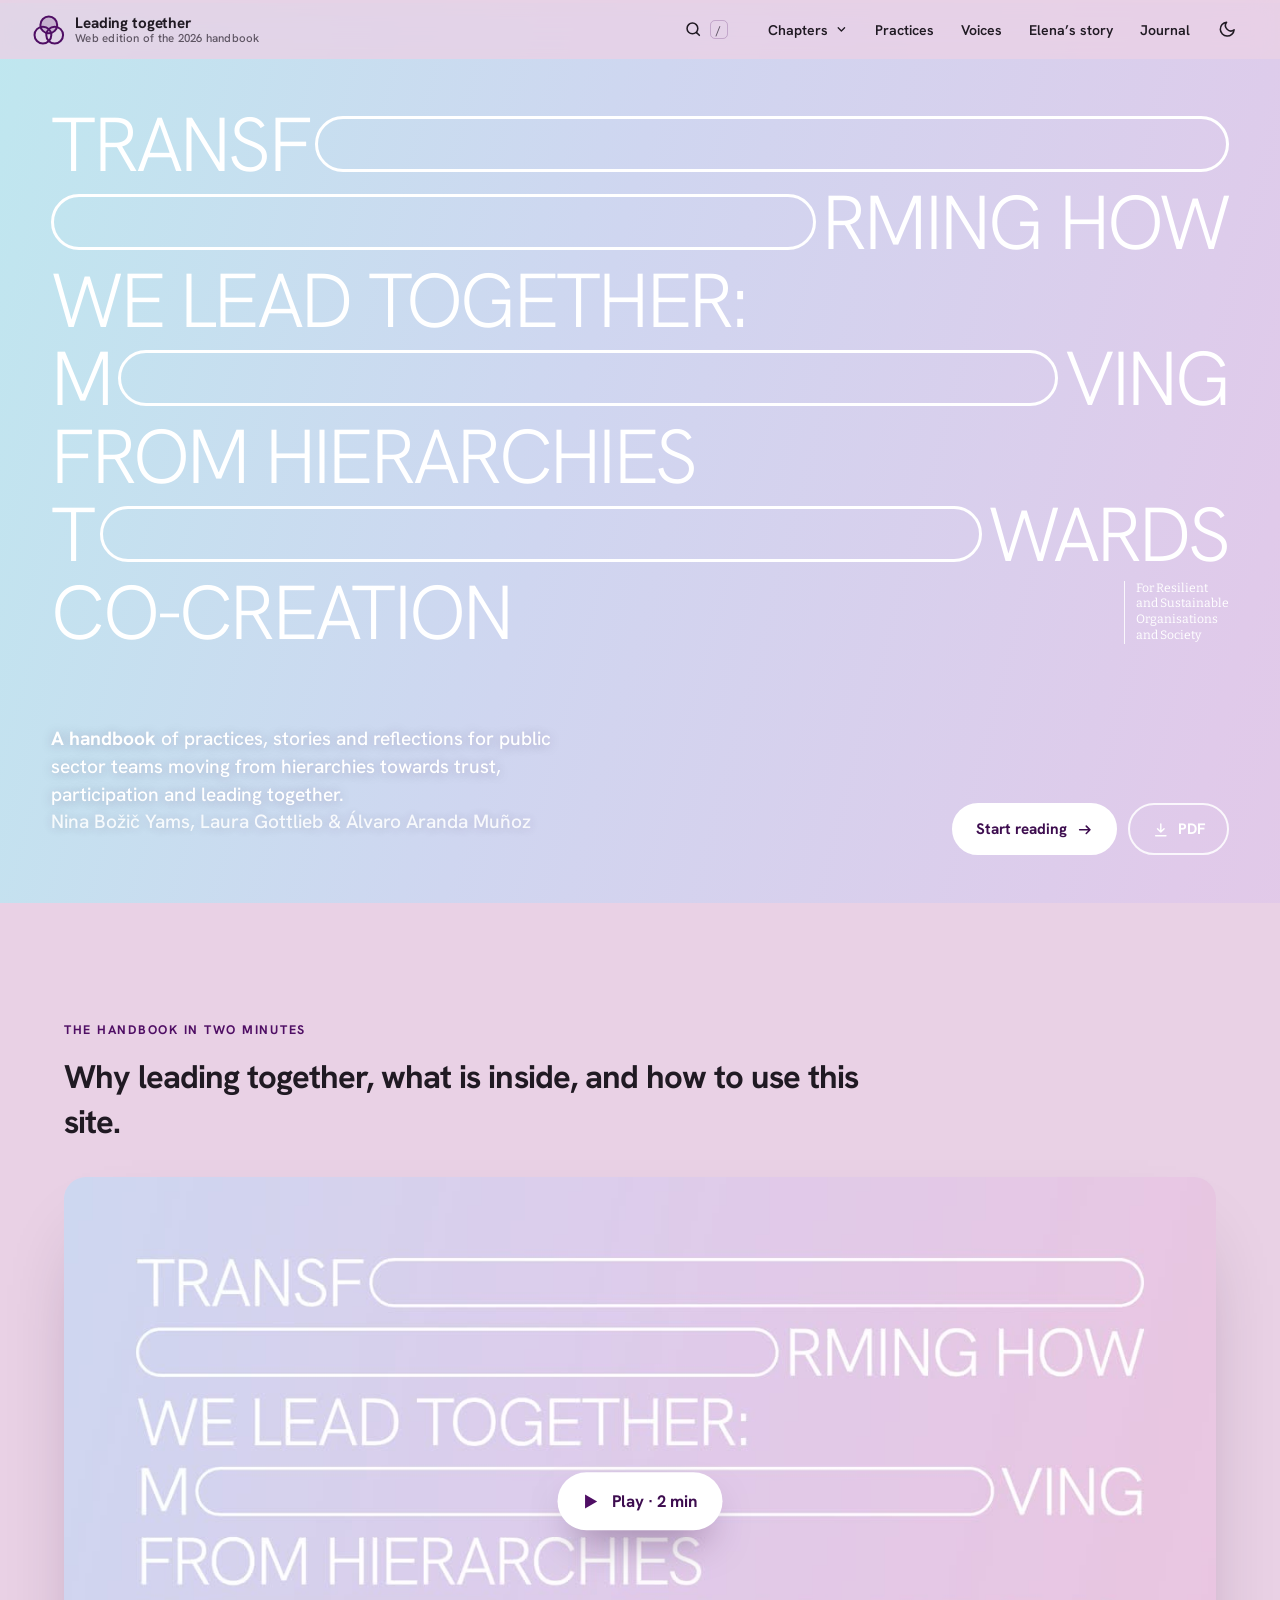
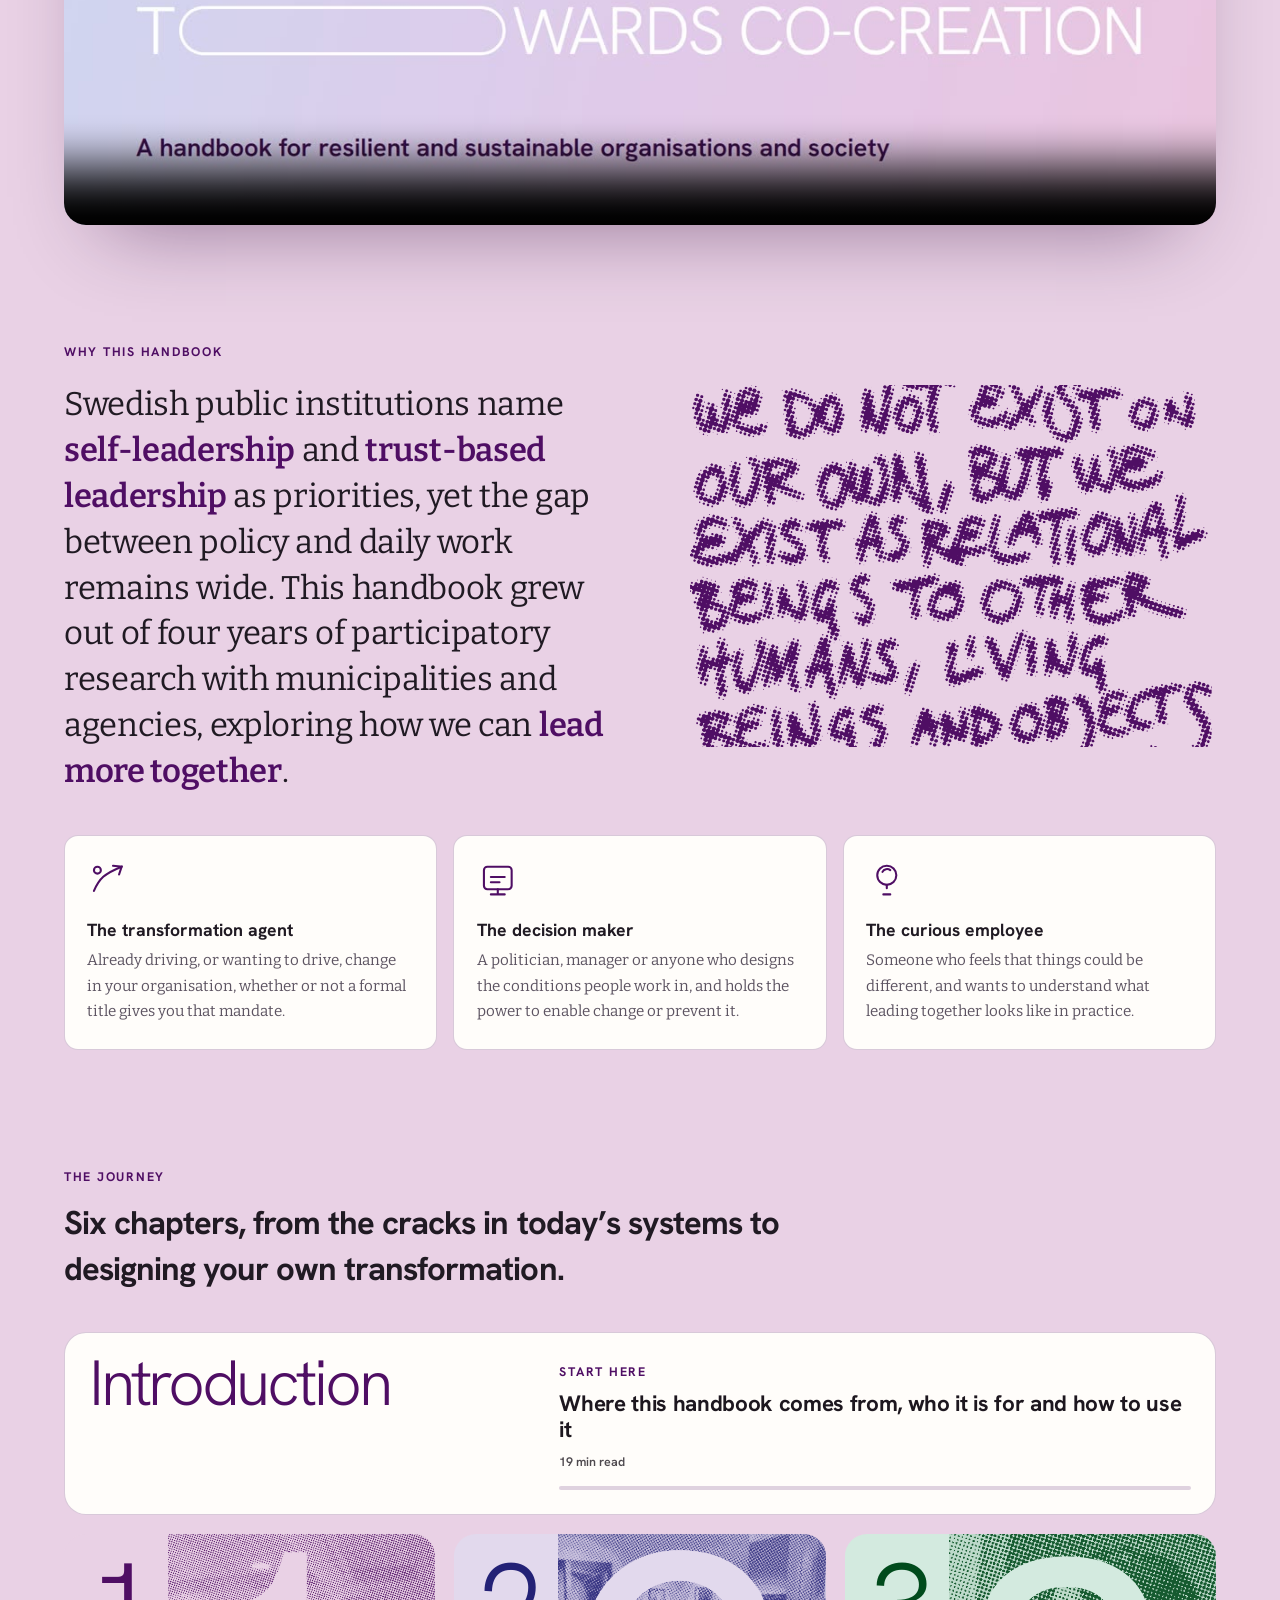
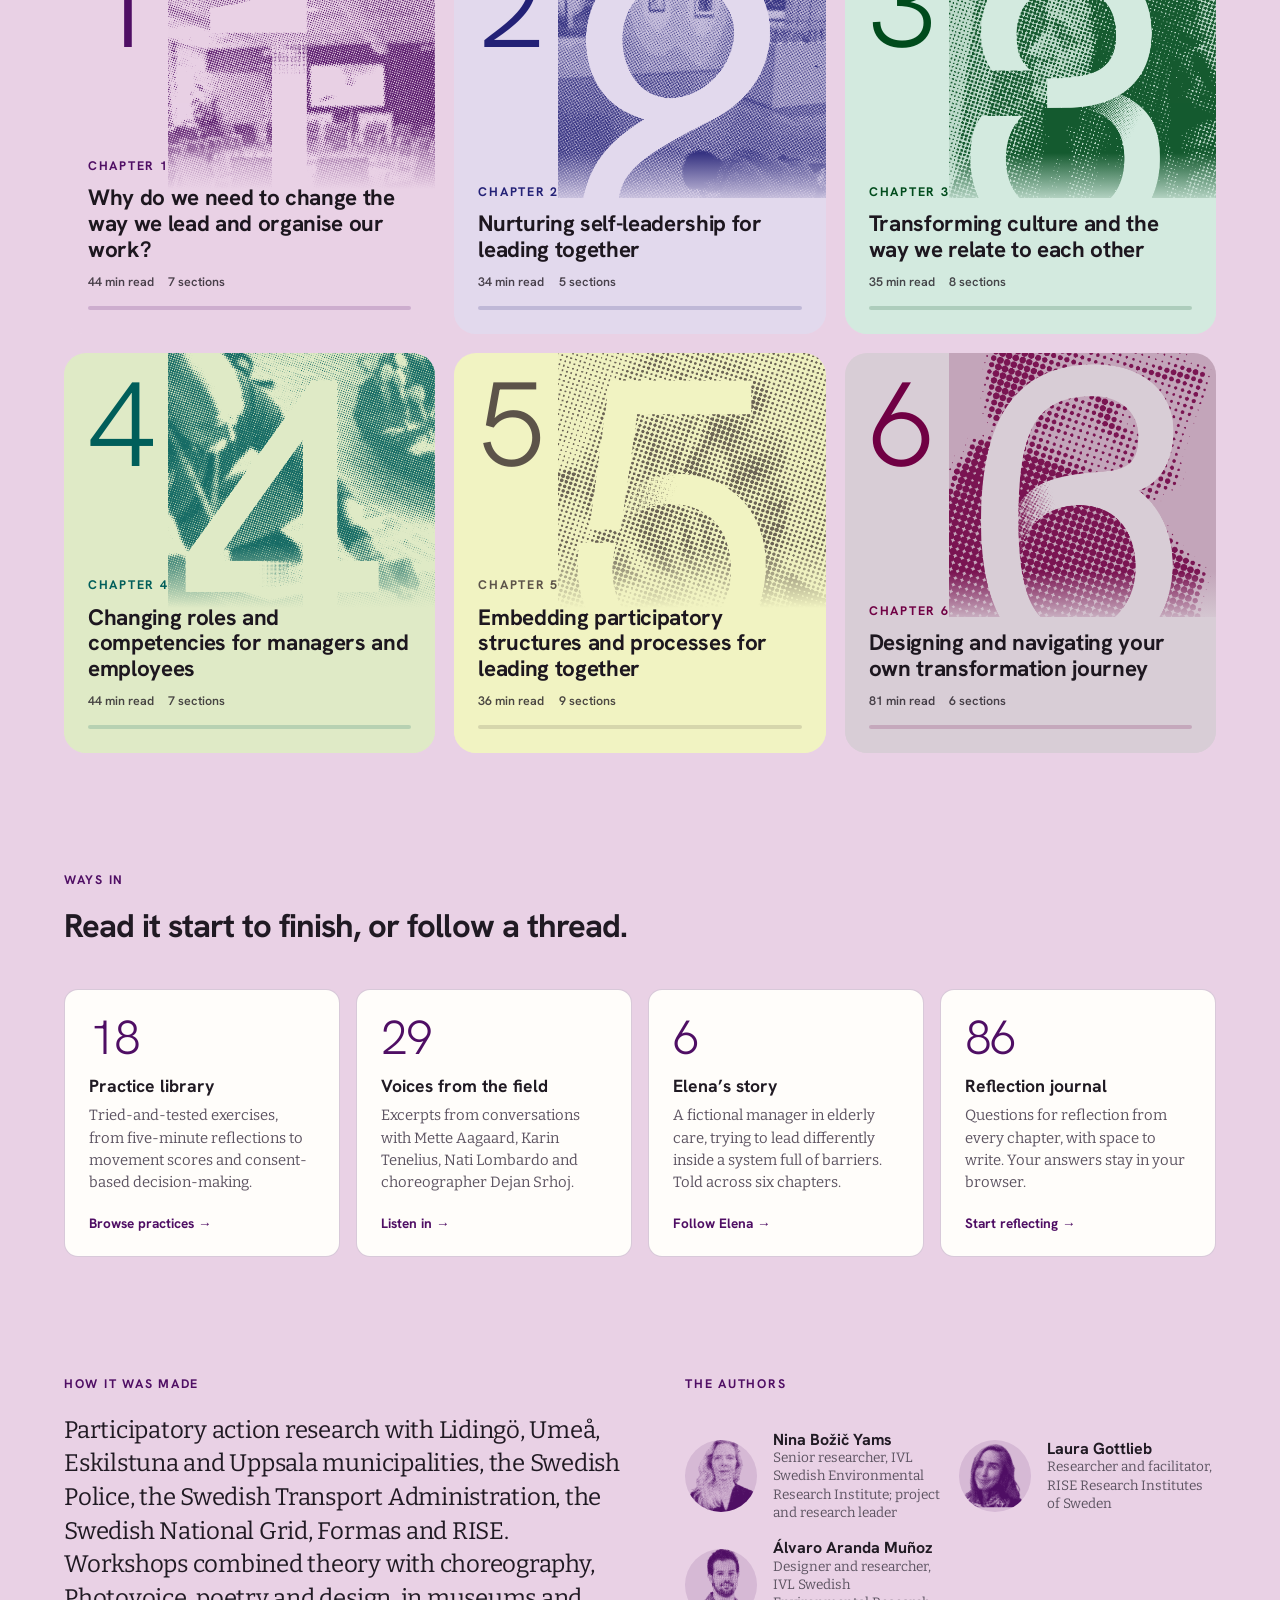
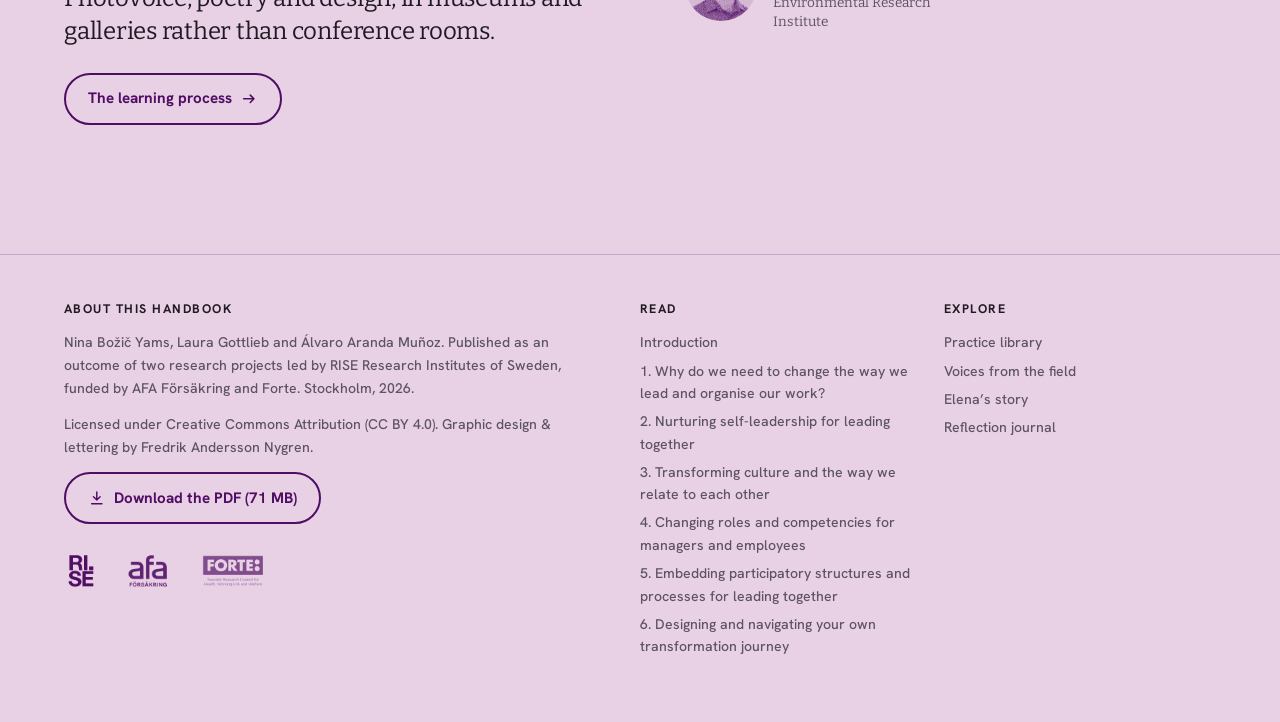
<file: index.html>
<!doctype html>
<html lang="en">
<head>
<meta charset="utf-8">
<meta name="viewport" content="width=device-width, initial-scale=1">
<title>Transforming how we lead together: moving from hierarchies towards co-creation</title>
<meta name="description" content="A handbook for resilient and sustainable organisations and society: practices, stories and reflections for moving from hierarchies towards co-creation.">
<meta property="og:title" content="Transforming how we lead together: moving from hierarchies towards co-creation">
<meta property="og:description" content="A handbook for resilient and sustainable organisations and society: practices, stories and reflections for moving from hierarchies towards co-creation.">
<meta property="og:type" content="book">
<meta property="og:image" content="assets/og.jpg">
<meta name="twitter:card" content="summary_large_image">
<meta name="theme-color" content="#e9d1e5">
<link rel="icon" href="assets/favicon.svg" type="image/svg+xml">
<link rel="preload" href="assets/fonts/bitter-normal-latin.woff2" as="font" type="font/woff2" crossorigin>
<link rel="preload" href="assets/fonts/hanken-grotesk-normal-latin.woff2" as="font" type="font/woff2" crossorigin>
<link rel="stylesheet" href="assets/fonts.css?v=8febec372d">
<link rel="stylesheet" href="assets/style.css?v=8febec372d">
<style>:root{--ink:#4f0e64;--paper:#e9d1e5;--ink-d:#ecd8e9;--paper-d:#1b0c21;--ink-l:#4f0e64;--paper-l:#e9d1e5}</style>
<script>try{var t=JSON.parse(localStorage.getItem("theme"));if(t)document.documentElement.dataset.theme=t}catch(e){}</script>

</head>
<body data-chapter="">
<a class="skip" href="#main">Skip to content</a>

<header class="topbar">
  <a class="brand" href="index.html" aria-label="Home: Transforming how we lead together"><svg class="brand-mark" viewBox="0 0 40 38" aria-hidden="true"><circle class="c1" cx="20" cy="13" r="10"/><circle class="c2" cx="13" cy="25" r="10"/><circle class="c3" cx="27" cy="25" r="10"/></svg><span>Leading together<small>Web edition of the 2026 handbook</small></span></a>
  <button class="icon-btn search-btn" aria-label="Search the handbook"><svg viewBox="0 0 24 24" fill="none" stroke="currentColor" stroke-width="2" stroke-linecap="round"><circle cx="11" cy="11" r="7"/><path d="m20 20-3.5-3.5"/></svg><kbd>/</kbd></button>
  <nav class="nav" aria-label="Main">
    <div class="chapters-menu">
      <button aria-expanded="false" aria-haspopup="true">Chapters <svg viewBox="0 0 24 24" fill="none" stroke="currentColor" stroke-width="2.4" stroke-linecap="round" stroke-linejoin="round"><path d="m6 9 6 6 6-6"/></svg></button>
      <div class="chapters-pop"><a class="intro" href="introduction.html" style="--c-ink:#4f0e64;--c-paper:#e9d1e5;--c-ink-d:#ecd8e9;--c-paper-d:#1b0c21"><span class="n">i</span><span>Introduction</span></a><a href="chapter-1.html" style="--c-ink:#4f0e64;--c-paper:#e9d1e5;--c-ink-d:#ecd8e9;--c-paper-d:#1b0c21"><span class="n">1</span><span>Why do we need to change the way we lead and organise our work?</span></a><a href="chapter-2.html" style="--c-ink:#232176;--c-paper:#e2d9ed;--c-ink-d:#e6dff0;--c-paper-d:#120f24"><span class="n">2</span><span>Nurturing self-leadership for leading together</span></a><a href="chapter-3.html" style="--c-ink:#004b1c;--c-paper:#d3eadf;--c-ink-d:#daede4;--c-paper-d:#0b1812"><span class="n">3</span><span>Transforming culture and the way we relate to each other</span></a><a href="chapter-4.html" style="--c-ink:#005e5a;--c-paper:#dfeac6;--c-ink-d:#e4edcf;--c-paper-d:#0b1c1f"><span class="n">4</span><span>Changing roles and competencies for managers and employees</span></a><a href="chapter-5.html" style="--c-ink:#5c5349;--c-paper:#f1f3c2;--c-ink-d:#f2f4c5;--c-paper-d:#1e191b"><span class="n">5</span><span>Embedding participatory structures and processes for leading together</span></a><a href="chapter-6.html" style="--c-ink:#700044;--c-paper:#d8cdd6;--c-ink-d:#ded4dc;--c-paper-d:#22091a"><span class="n">6</span><span>Designing and navigating your own transformation journey</span></a></div>
    </div>
    <a href="practices.html">Practices</a>
    <a href="voices.html">Voices</a>
    <a href="elena.html">Elena’s story</a>
    <a href="journal.html">Journal</a>
    <button class="icon-btn" id="theme-btn" aria-label="Toggle dark mode"><svg viewBox="0 0 24 24" fill="none" stroke="currentColor" stroke-width="2" stroke-linecap="round" stroke-linejoin="round"><path d="M21 12.8A9 9 0 1 1 11.2 3a7 7 0 0 0 9.8 9.8z"/></svg><span class="mobile-only">Dark mode</span></button>
  </nav>
  <button class="icon-btn menu-btn" aria-label="Menu" aria-expanded="false"><svg viewBox="0 0 24 24" fill="none" stroke="currentColor" stroke-width="2" stroke-linecap="round"><path d="M4 7h16M4 12h16M4 17h10"/></svg></button>
</header>
<div class="scrim"></div>
<main id="main">
<section class="cover" aria-labelledby="cover-title">
  <h1 class="cover-title" id="cover-title" aria-label="Transforming how we lead together: moving from hierarchies towards co-creation">
    <span class="l" aria-hidden="true">Transf<i class="cap"></i></span>
    <span class="l" aria-hidden="true"><i class="cap c2"></i>rming how</span>
    <span class="l" aria-hidden="true">we lead together:</span>
    <span class="l" aria-hidden="true">m<i class="cap c3"></i>ving</span>
    <span class="l" aria-hidden="true">from hierarchies</span>
    <span class="l" aria-hidden="true">t<i class="cap c4"></i>wards</span>
    <span class="l" aria-hidden="true">co-creation<span class="cover-tag">For Resilient<br>and Sustainable<br>Organisations<br>and Society</span></span>
  </h1>
  <div class="cover-foot">
    <p class="cover-sub"><strong>A handbook</strong> of practices, stories and reflections for public sector teams moving from hierarchies towards trust, participation and leading together.<br><span style="opacity:.85">Nina Božič Yams, Laura Gottlieb &amp; Álvaro Aranda Muñoz</span></p>
    <div class="btns"><a class="btn" href="introduction.html">Start reading <svg viewBox="0 0 24 24" fill="none" stroke="currentColor" stroke-width="2.2" stroke-linecap="round" stroke-linejoin="round"><path d="M5 12h14m-5-5 5 5-5 5"/></svg></a><a class="btn ghost" href="Transforming%20how%20we%20lead%20together.pdf" download><svg viewBox="0 0 24 24" fill="none" stroke="currentColor" stroke-width="2" stroke-linecap="round" stroke-linejoin="round"><path d="M12 4v11m0 0 4.5-4.5M12 15l-4.5-4.5M5 20h14"/></svg> PDF</a></div>
  </div>
</section>

<section class="home-section wrap video-band" aria-labelledby="video-title">
  <div class="video-head reveal"><span class="kicker">The handbook in two minutes</span>
    <h2 id="video-title" class="lede" style="font-family:var(--sans);font-weight:700;letter-spacing:-.03em;margin-top:.6rem">Why leading together, what is inside, and how to use this site.</h2></div>
  <div class="video-frame reveal">
    <video controls preload="none" playsinline poster="assets/video/explainer-poster.jpg">
      <source src="assets/video/explainer.mp4" type="video/mp4">
      <source src="assets/video/explainer.webm" type="video/webm">
      <track kind="captions" src="assets/video/explainer.vtt" srclang="en" label="English">
    </video>
    <button class="video-play" aria-label="Play the two-minute explainer video"><svg viewBox="0 0 24 24" fill="currentColor"><path d="M7 4.5v15l13-7.5z"/></svg><span>Play · 2 min</span></button>
  </div>
</section>

<section class="home-section wrap">
  <div class="split">
    <div class="reveal">
      <span class="kicker">Why this handbook</span>
      <p class="lede">Swedish public institutions name <em>self-leadership</em> and <em>trust-based leadership</em> as priorities, yet the gap between policy and daily work remains wide. This handbook grew out of four years of participatory research with municipalities and agencies, exploring how we can <em>lead more together</em>.</p>
    </div>
    <div class="reveal"><div class="ink-img" data-src="assets/art/p22-3.webp" role="img" aria-label="Hand lettering: We do not exist on our own, but we exist as relational beings to other humans, living beings and objects." style="aspect-ratio:1828/1248"></div></div>
  </div>
  <div class="readers"><div class="reader reveal"><svg class="ico" viewBox="0 0 48 48" fill="none" stroke="currentColor" stroke-width="2.4" stroke-linecap="round"><path d="M8 38c6-14 12-20 32-28"/><path d="M30 9l10 1-3 9"/><circle cx="12" cy="14" r="4"/></svg><h3>The transformation agent</h3><p>Already driving, or wanting to drive, change in your organisation, whether or not a formal title gives you that mandate.</p></div><div class="reader reveal"><svg class="ico" viewBox="0 0 48 48" fill="none" stroke="currentColor" stroke-width="2.4" stroke-linecap="round" stroke-linejoin="round"><rect x="8" y="10" width="32" height="26" rx="4"/><path d="M16 22h16M16 28h10M24 36v6M16 42h16"/></svg><h3>The decision maker</h3><p>A politician, manager or anyone who designs the conditions people work in, and holds the power to enable change or prevent it.</p></div><div class="reader reveal"><svg class="ico" viewBox="0 0 48 48" fill="none" stroke="currentColor" stroke-width="2.4" stroke-linecap="round"><circle cx="24" cy="20" r="11"/><path d="M24 31v4M20 42h8M19 16a6 6 0 0 1 9-2"/></svg><h3>The curious employee</h3><p>Someone who feels that things could be different, and wants to understand what leading together looks like in practice.</p></div></div>
</section>

<section class="home-section wrap" id="chapters" style="padding-top:0">
  <span class="kicker">The journey</span>
  <h2 class="lede" style="font-family:var(--sans);font-weight:700;letter-spacing:-.03em;margin-top:.6rem">Six chapters, from the cracks in today’s systems to designing your own transformation.</h2>
  <div class="ch-cards"><a class="ch-card intro-card reveal" href="introduction.html" style="--c-ink:#4f0e64;--c-paper:#e9d1e5;--c-ink-d:#ecd8e9;--c-paper-d:#1b0c21">
  <div class="num">Introduction</div>
  <div class="body"><span class="kicker">Start here</span><h3>Where this handbook comes from, who it is for and how to use it</h3>
  <div class="meta"><span>19 min read</span><span class="pct"></span></div>
  <div class="bar" data-progress="introduction"><i></i></div></div></a><a class="ch-card reveal" href="chapter-1.html" style="--c-ink:#4f0e64;--c-paper:#e9d1e5;--c-ink-d:#ecd8e9;--c-paper-d:#1b0c21">
  <div class="art"><div class="ink-img" data-src="assets/hero/chapter-1.webp"></div></div>
  <div class="num">1</div>
  <div class="body"><span class="kicker">Chapter 1</span><h3>Why do we need to change the way we lead and organise our work?</h3>
  <div class="meta"><span>44 min read</span><span>7 sections</span><span class="pct"></span></div>
  <div class="bar" data-progress="chapter-1"><i></i></div></div></a><a class="ch-card reveal" href="chapter-2.html" style="--c-ink:#232176;--c-paper:#e2d9ed;--c-ink-d:#e6dff0;--c-paper-d:#120f24">
  <div class="art"><div class="ink-img" data-src="assets/hero/chapter-2.webp"></div></div>
  <div class="num">2</div>
  <div class="body"><span class="kicker">Chapter 2</span><h3>Nurturing self-leadership for leading together</h3>
  <div class="meta"><span>34 min read</span><span>5 sections</span><span class="pct"></span></div>
  <div class="bar" data-progress="chapter-2"><i></i></div></div></a><a class="ch-card reveal" href="chapter-3.html" style="--c-ink:#004b1c;--c-paper:#d3eadf;--c-ink-d:#daede4;--c-paper-d:#0b1812">
  <div class="art"><div class="ink-img" data-src="assets/hero/chapter-3.webp"></div></div>
  <div class="num">3</div>
  <div class="body"><span class="kicker">Chapter 3</span><h3>Transforming culture and the way we relate to each other</h3>
  <div class="meta"><span>35 min read</span><span>8 sections</span><span class="pct"></span></div>
  <div class="bar" data-progress="chapter-3"><i></i></div></div></a><a class="ch-card reveal" href="chapter-4.html" style="--c-ink:#005e5a;--c-paper:#dfeac6;--c-ink-d:#e4edcf;--c-paper-d:#0b1c1f">
  <div class="art"><div class="ink-img" data-src="assets/hero/chapter-4.webp"></div></div>
  <div class="num">4</div>
  <div class="body"><span class="kicker">Chapter 4</span><h3>Changing roles and competencies for managers and employees</h3>
  <div class="meta"><span>44 min read</span><span>7 sections</span><span class="pct"></span></div>
  <div class="bar" data-progress="chapter-4"><i></i></div></div></a><a class="ch-card reveal" href="chapter-5.html" style="--c-ink:#5c5349;--c-paper:#f1f3c2;--c-ink-d:#f2f4c5;--c-paper-d:#1e191b">
  <div class="art"><div class="ink-img" data-src="assets/hero/chapter-5.webp"></div></div>
  <div class="num">5</div>
  <div class="body"><span class="kicker">Chapter 5</span><h3>Embedding participatory structures and processes for leading together</h3>
  <div class="meta"><span>36 min read</span><span>9 sections</span><span class="pct"></span></div>
  <div class="bar" data-progress="chapter-5"><i></i></div></div></a><a class="ch-card reveal" href="chapter-6.html" style="--c-ink:#700044;--c-paper:#d8cdd6;--c-ink-d:#ded4dc;--c-paper-d:#22091a">
  <div class="art"><div class="ink-img" data-src="assets/hero/chapter-6.webp"></div></div>
  <div class="num">6</div>
  <div class="body"><span class="kicker">Chapter 6</span><h3>Designing and navigating your own transformation journey</h3>
  <div class="meta"><span>81 min read</span><span>6 sections</span><span class="pct"></span></div>
  <div class="bar" data-progress="chapter-6"><i></i></div></div></a></div>
</section>

<section class="home-section wrap" style="padding-top:0">
  <span class="kicker">Ways in</span>
  <h2 class="lede" style="font-family:var(--sans);font-weight:700;letter-spacing:-.03em;margin-top:.6rem">Read it start to finish, or follow a thread.</h2>
  <div class="ways">
    <a class="way reveal" href="practices.html"><span class="big">18</span><h3>Practice library</h3><p>Tried-and-tested exercises, from five-minute reflections to movement scores and consent-based decision-making.</p><span class="go">Browse practices →</span></a>
    <a class="way reveal" href="voices.html"><span class="big">29</span><h3>Voices from the field</h3><p>Excerpts from conversations with Mette Aagaard, Karin Tenelius, Nati Lombardo and choreographer Dejan Srhoj.</p><span class="go">Listen in →</span></a>
    <a class="way reveal" href="elena.html"><span class="big">6</span><h3>Elena’s story</h3><p>A fictional manager in elderly care, trying to lead differently inside a system full of barriers. Told across six chapters.</p><span class="go">Follow Elena →</span></a>
    <a class="way reveal" href="journal.html"><span class="big">86</span><h3>Reflection journal</h3><p>Questions for reflection from every chapter, with space to write. Your answers stay in your browser.</p><span class="go">Start reflecting →</span></a>
  </div>
</section>

<section class="home-section wrap" style="padding-top:0">
  <div class="split" style="align-items:start">
    <div class="reveal">
      <span class="kicker">How it was made</span>
      <p class="lede" style="font-size:clamp(1.15rem,2vw,1.5rem)">Participatory action research with Lidingö, Umeå, Eskilstuna and Uppsala municipalities, the Swedish Police, the Swedish Transport Administration, the Swedish National Grid, Formas and RISE. Workshops combined theory with choreography, Photovoice, poetry and design, in museums and galleries rather than conference rooms.</p>
      <p style="margin-top:1.5rem"><a class="btn ghost" href="introduction.html#what-did-the-learning-process-look-like">The learning process <svg viewBox="0 0 24 24" fill="none" stroke="currentColor" stroke-width="2.2" stroke-linecap="round" stroke-linejoin="round"><path d="M5 12h14m-5-5 5 5-5 5"/></svg></a></p>
    </div>
    <div class="reveal">
      <span class="kicker">The authors</span>
      <div class="people"><div class="person"><div class="face"><div class="ink-img" data-src="assets/art/p4-0.webp"></div></div><div><b>Nina Božič Yams</b><span>Senior researcher, IVL Swedish Environmental Research Institute; project and research leader</span></div></div><div class="person"><div class="face"><div class="ink-img" data-src="assets/art/p4-3.webp"></div></div><div><b>Laura Gottlieb</b><span>Researcher and facilitator, RISE Research Institutes of Sweden</span></div></div><div class="person"><div class="face"><div class="ink-img" data-src="assets/art/p5-0.webp"></div></div><div><b>Álvaro Aranda Muñoz</b><span>Designer and researcher, IVL Swedish Environmental Research Institute</span></div></div></div>
    </div>
  </div>
</section>
</main>
<footer class="footer">
  <div class="wrap cols">
    <div>
      <h4>About this handbook</h4>
      <p>Nina Božič Yams, Laura Gottlieb and Álvaro Aranda Muñoz. Published as an outcome of two research projects led by RISE Research Institutes of Sweden, funded by AFA Försäkring and Forte. Stockholm, 2026.</p>
      <p>Licensed under <a href="https://creativecommons.org/licenses/by/4.0/" rel="license">Creative Commons Attribution (CC BY 4.0)</a>. Graphic design &amp; lettering by Fredrik Andersson Nygren.</p>
      <p><a class="btn ghost" href="Transforming%20how%20we%20lead%20together.pdf" download><svg viewBox="0 0 24 24" fill="none" stroke="currentColor" stroke-width="2" stroke-linecap="round" stroke-linejoin="round"><path d="M12 4v11m0 0 4.5-4.5M12 15l-4.5-4.5M5 20h14"/></svg> Download the PDF (71 MB)</a></p>
      <div class="funders" aria-label="RISE, AFA Försäkring and Forte"><div class="ink-img" data-src="assets/art/p3-3.webp" style="aspect-ratio:92/112"></div><div class="ink-img" data-src="assets/art/p3-4.webp" style="aspect-ratio:132/112"></div><div class="ink-img" data-src="assets/art/p3-5.webp" style="aspect-ratio:200/112"></div></div>
    </div>
    <div><h4>Read</h4><ul><li><a href="introduction.html">Introduction</a></li><li><a href="chapter-1.html">1. Why do we need to change the way we lead and organise our work?</a></li><li><a href="chapter-2.html">2. Nurturing self-leadership for leading together</a></li><li><a href="chapter-3.html">3. Transforming culture and the way we relate to each other</a></li><li><a href="chapter-4.html">4. Changing roles and competencies for managers and employees</a></li><li><a href="chapter-5.html">5. Embedding participatory structures and processes for leading together</a></li><li><a href="chapter-6.html">6. Designing and navigating your own transformation journey</a></li></ul></div>
    <div><h4>Explore</h4><ul><li><a href="practices.html">Practice library</a></li><li><a href="voices.html">Voices from the field</a></li><li><a href="elena.html">Elena’s story</a></li><li><a href="journal.html">Reflection journal</a></li></ul></div>
  </div>
</footer>
<div class="search" role="dialog" aria-modal="true" aria-label="Search">
  <div class="search-panel">
    <label class="search-field"><svg viewBox="0 0 24 24" fill="none" stroke="currentColor" stroke-width="2" stroke-linecap="round"><circle cx="11" cy="11" r="7"/><path d="m20 20-3.5-3.5"/></svg><span class="sr-only">Search</span><input type="search" placeholder="Search practices, voices, ideas…" autocomplete="off"><kbd>esc</kbd></label>
    <div class="search-results" role="listbox" data-hints='&lt;div class=&quot;search-hints&quot;&gt;&lt;button class=&quot;chip&quot; data-q=&quot;psychological safety&quot;&gt;psychological safety&lt;/button&gt;&lt;button class=&quot;chip&quot; data-q=&quot;consent&quot;&gt;consent&lt;/button&gt;&lt;button class=&quot;chip&quot; data-q=&quot;self-leadership&quot;&gt;self-leadership&lt;/button&gt;&lt;button class=&quot;chip&quot; data-q=&quot;feedback&quot;&gt;feedback&lt;/button&gt;&lt;button class=&quot;chip&quot; data-q=&quot;power&quot;&gt;power&lt;/button&gt;&lt;button class=&quot;chip&quot; data-q=&quot;movement score&quot;&gt;movement score&lt;/button&gt;&lt;button class=&quot;chip&quot; data-q=&quot;Buurtzorg&quot;&gt;Buurtzorg&lt;/button&gt;&lt;button class=&quot;chip&quot; data-q=&quot;Lidingö&quot;&gt;Lidingö&lt;/button&gt;&lt;/div&gt;'></div>
  </div>
</div>
<div class="lightbox" role="dialog" aria-label="Image"><div class="ink-img"></div><p></p></div>
<div class="timer" role="timer" aria-live="off">
  <svg class="ring" viewBox="0 0 50 50"><circle class="bg" cx="25" cy="25" r="22"/><circle class="fg" cx="25" cy="25" r="22"/></svg>
  <div><div class="t">0:00</div><div class="lbl"></div></div>
  <button class="pause" aria-label="Pause"></button>
  <button class="close" aria-label="Stop timer"><svg viewBox="0 0 24 24" fill="none" stroke="currentColor" stroke-width="2.4" stroke-linecap="round"><path d="M6 6l12 12M18 6 6 18"/></svg></button>
</div>
<svg width="0" height="0" style="position:absolute" aria-hidden="true"><filter id="rough"><feTurbulence type="fractalNoise" baseFrequency="0.04" numOctaves="2" seed="7"/><feDisplacementMap in="SourceGraphic" scale="7"/></filter></svg>
<script src="assets/app.js?v=8febec372d" defer></script>
</body>
</html>
</file>
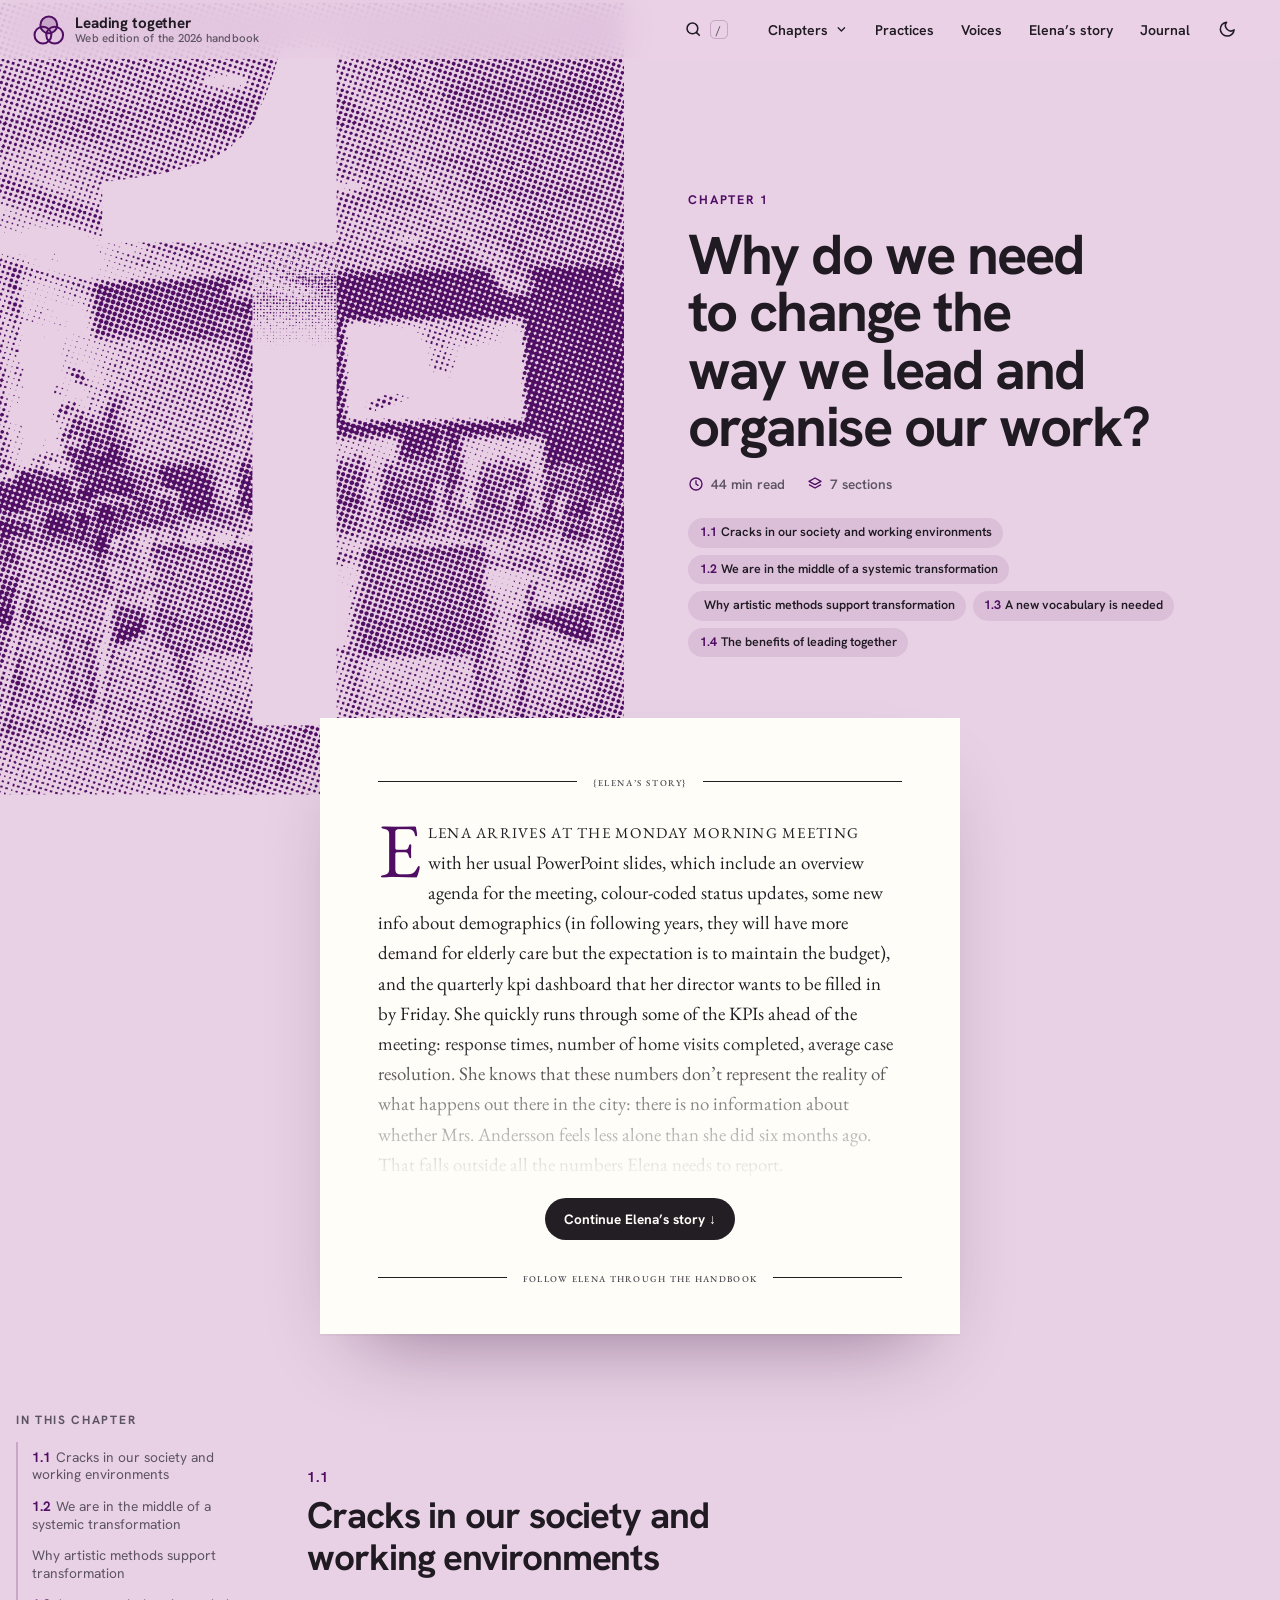
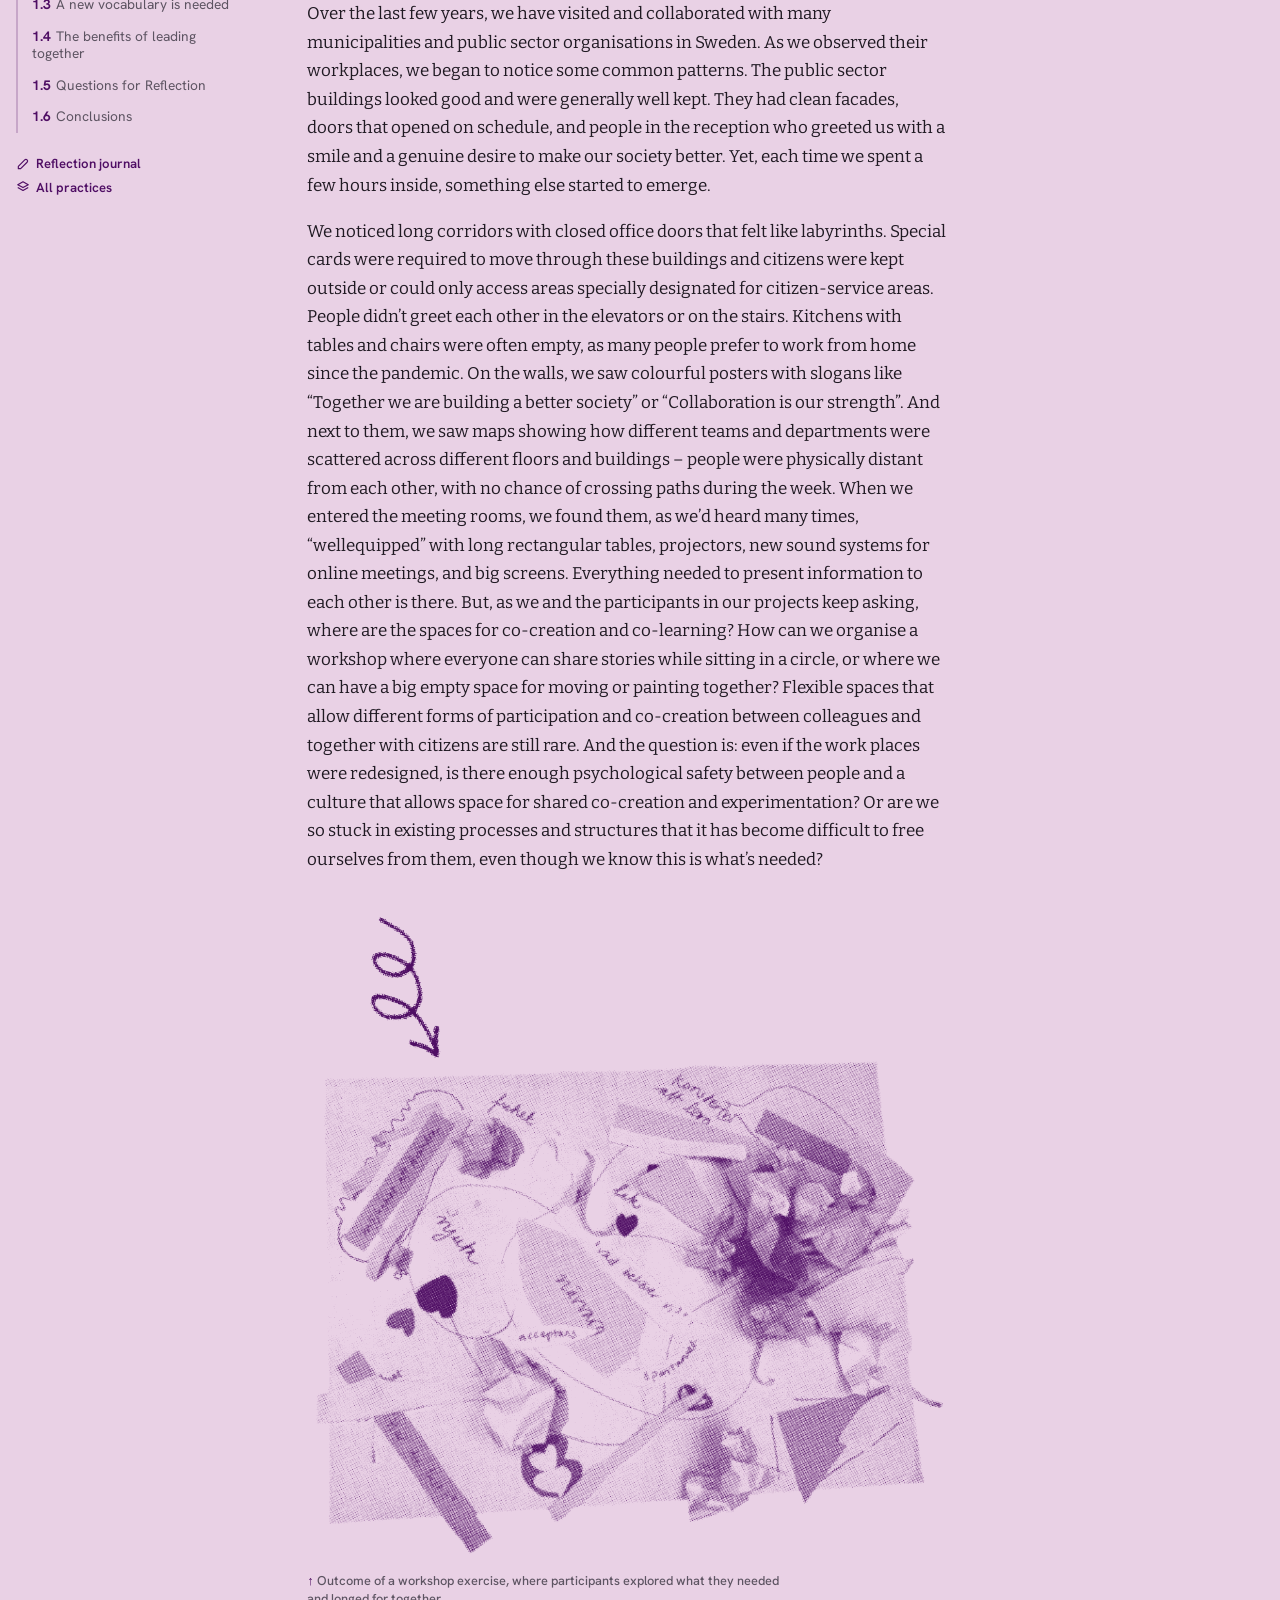
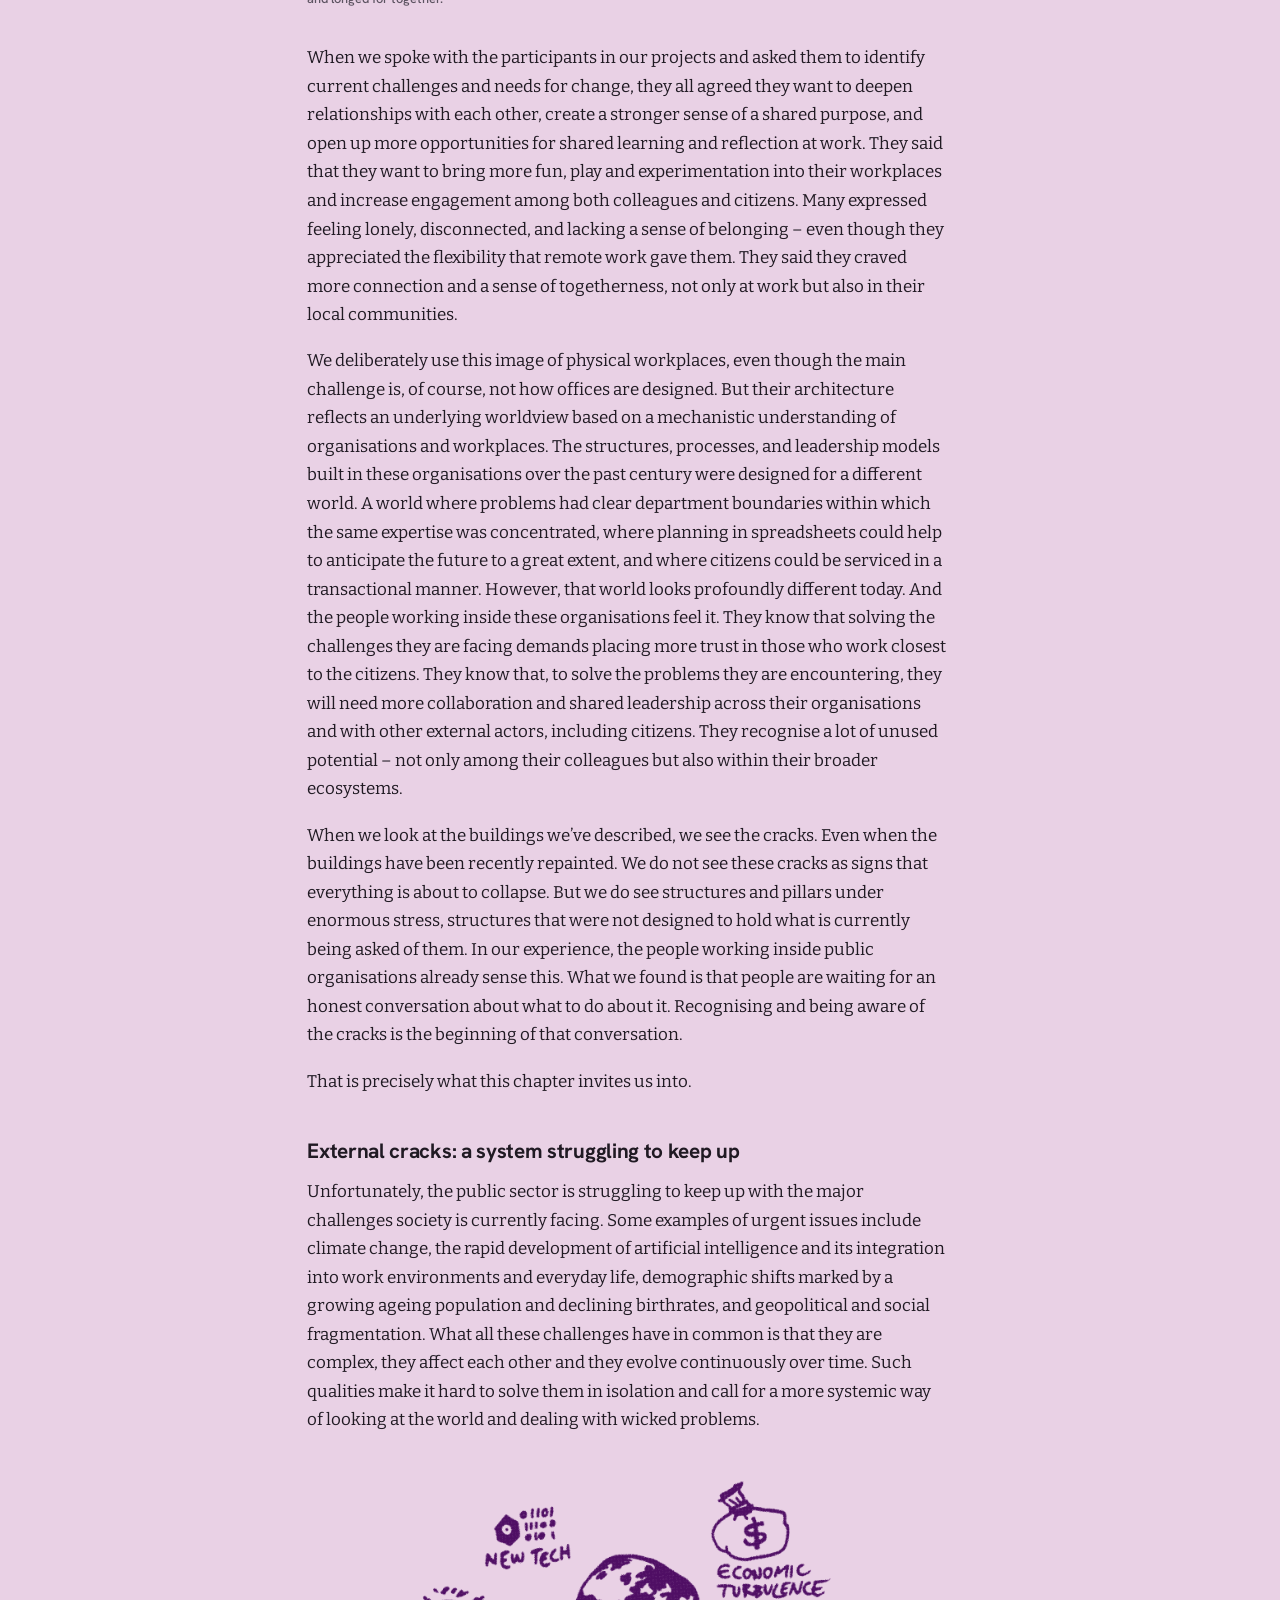
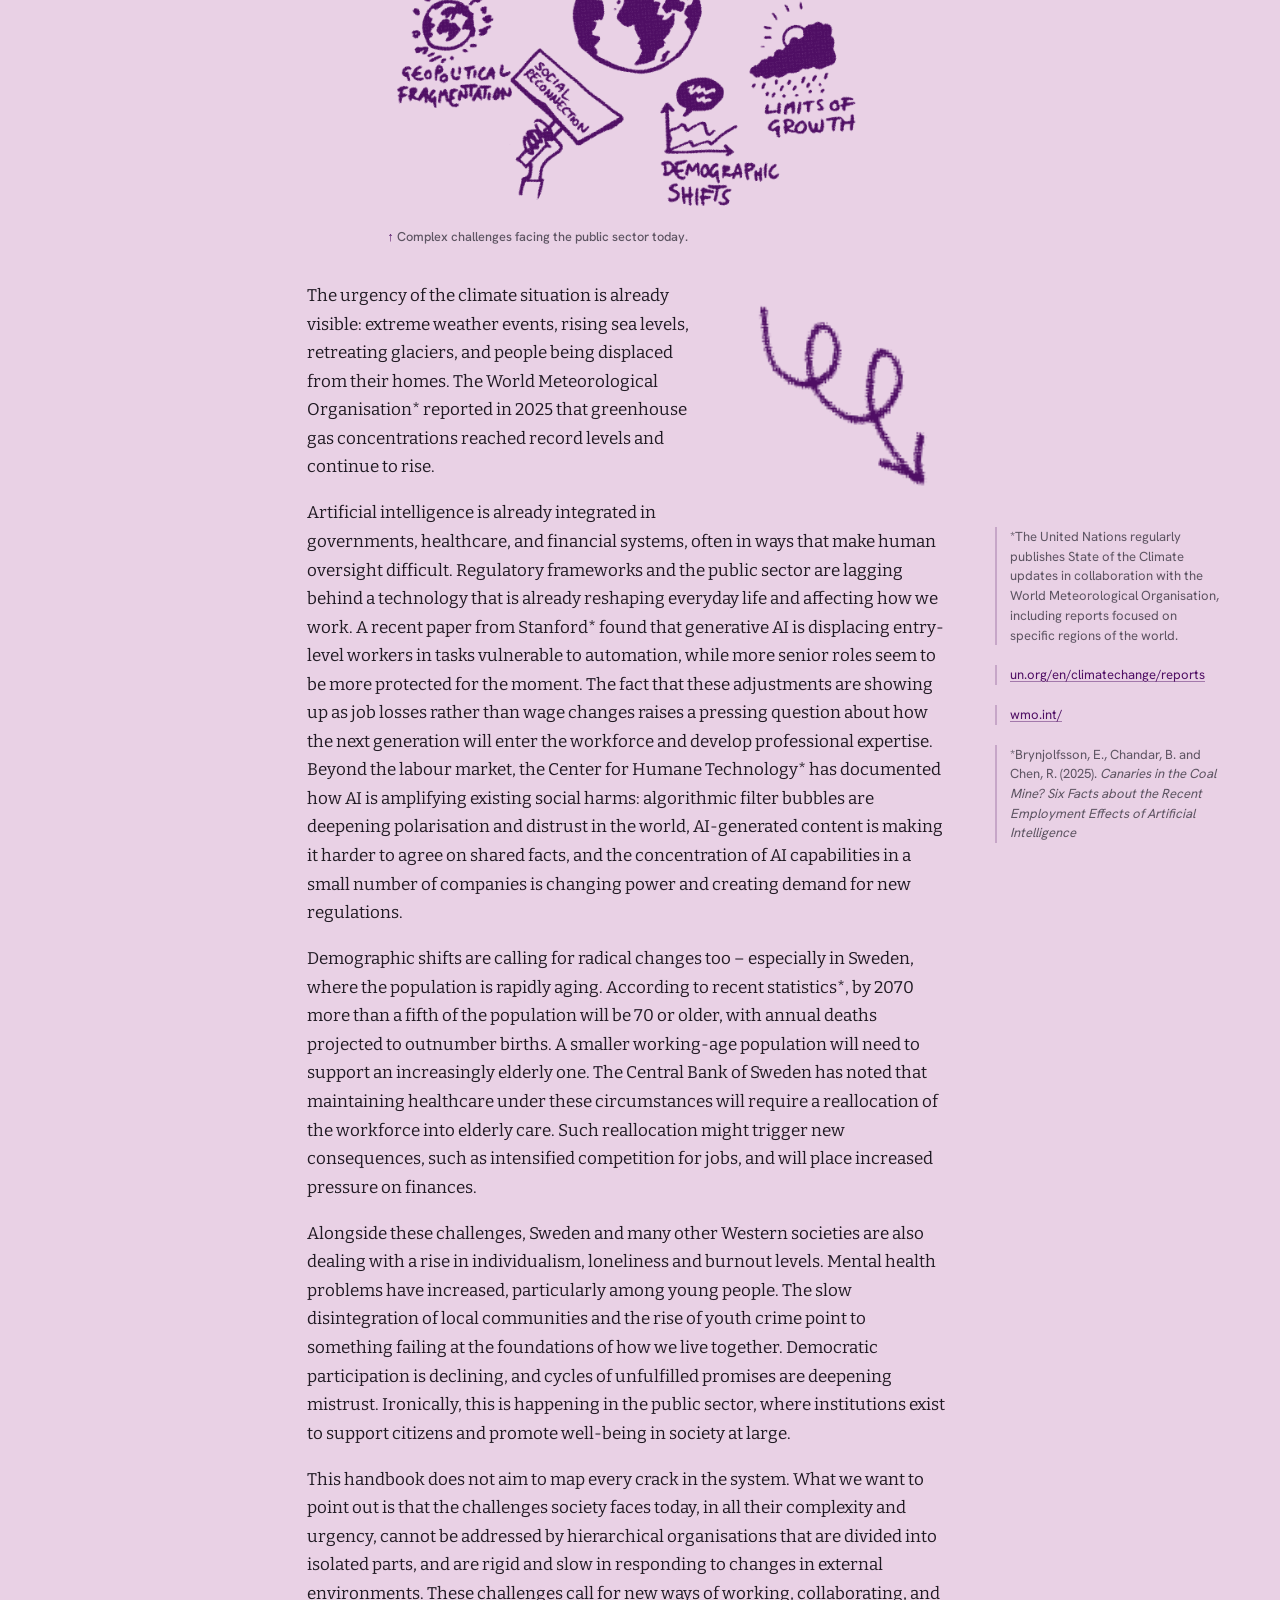
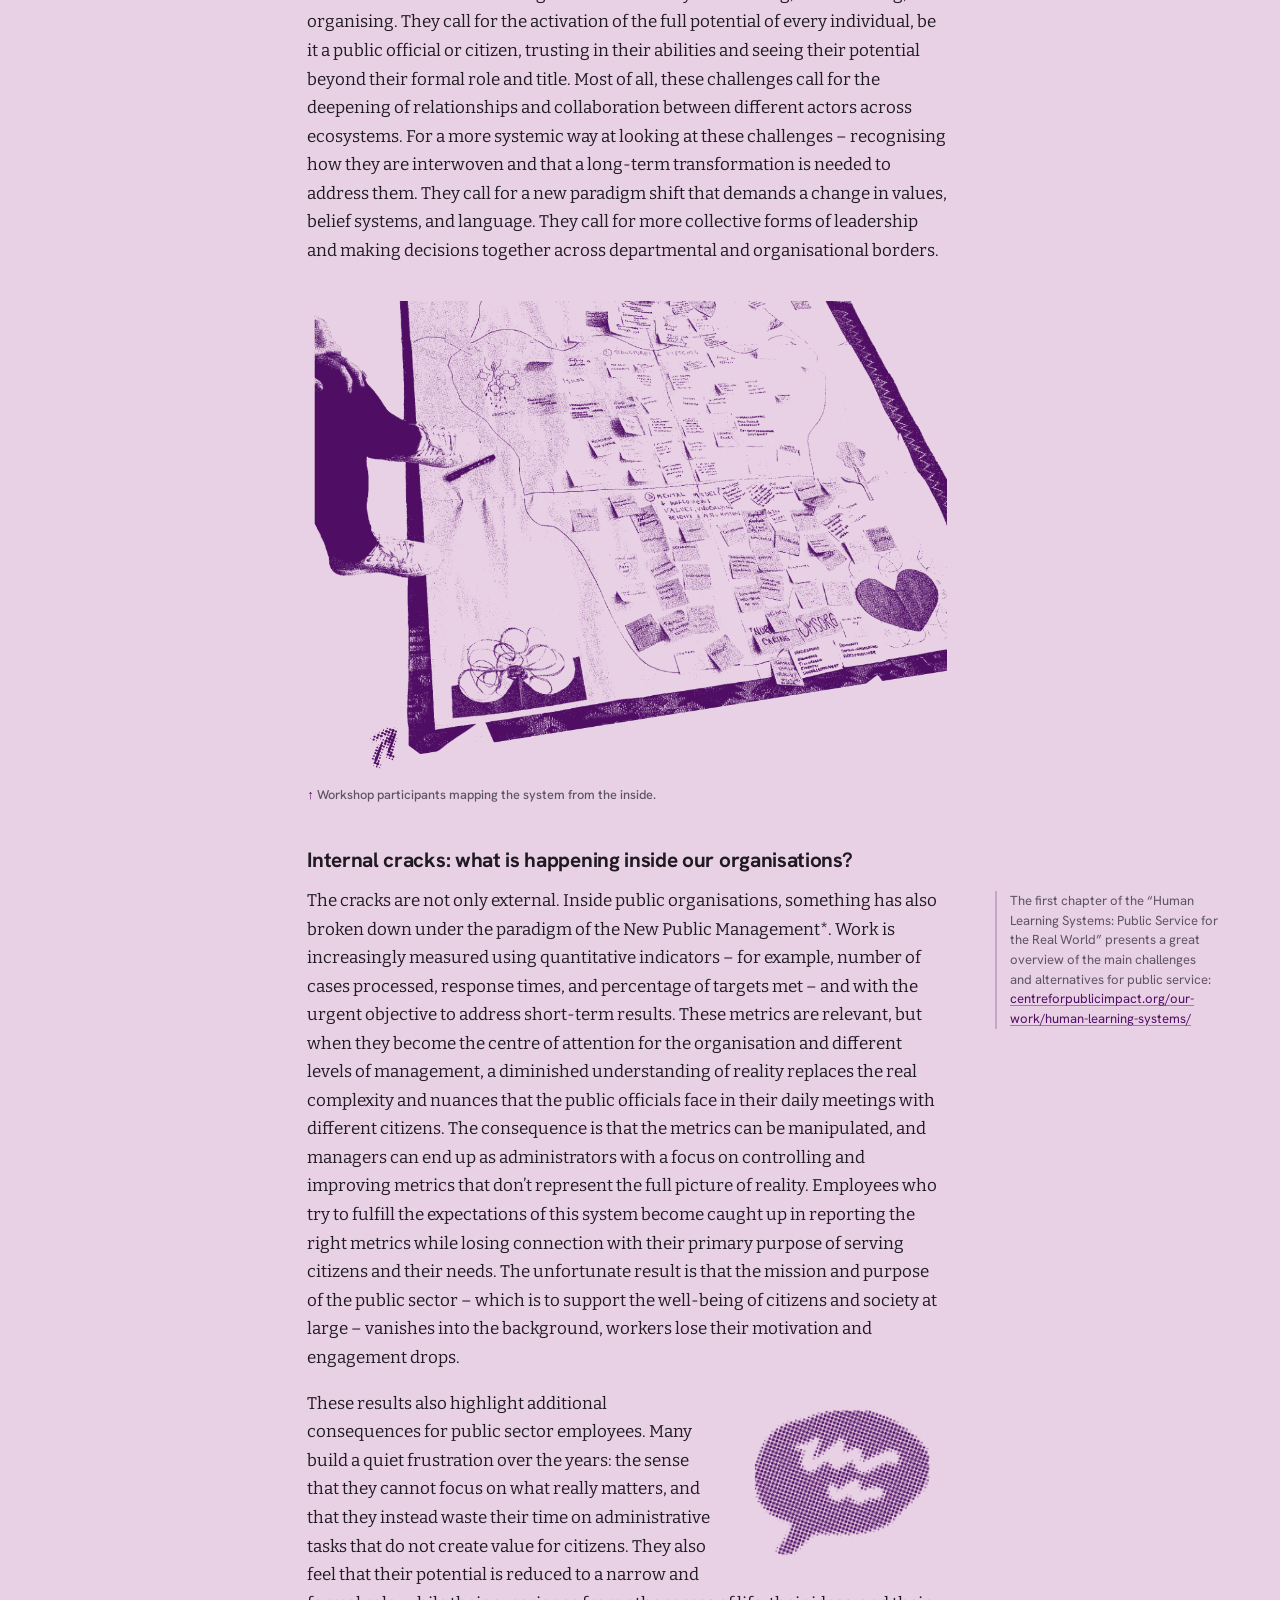
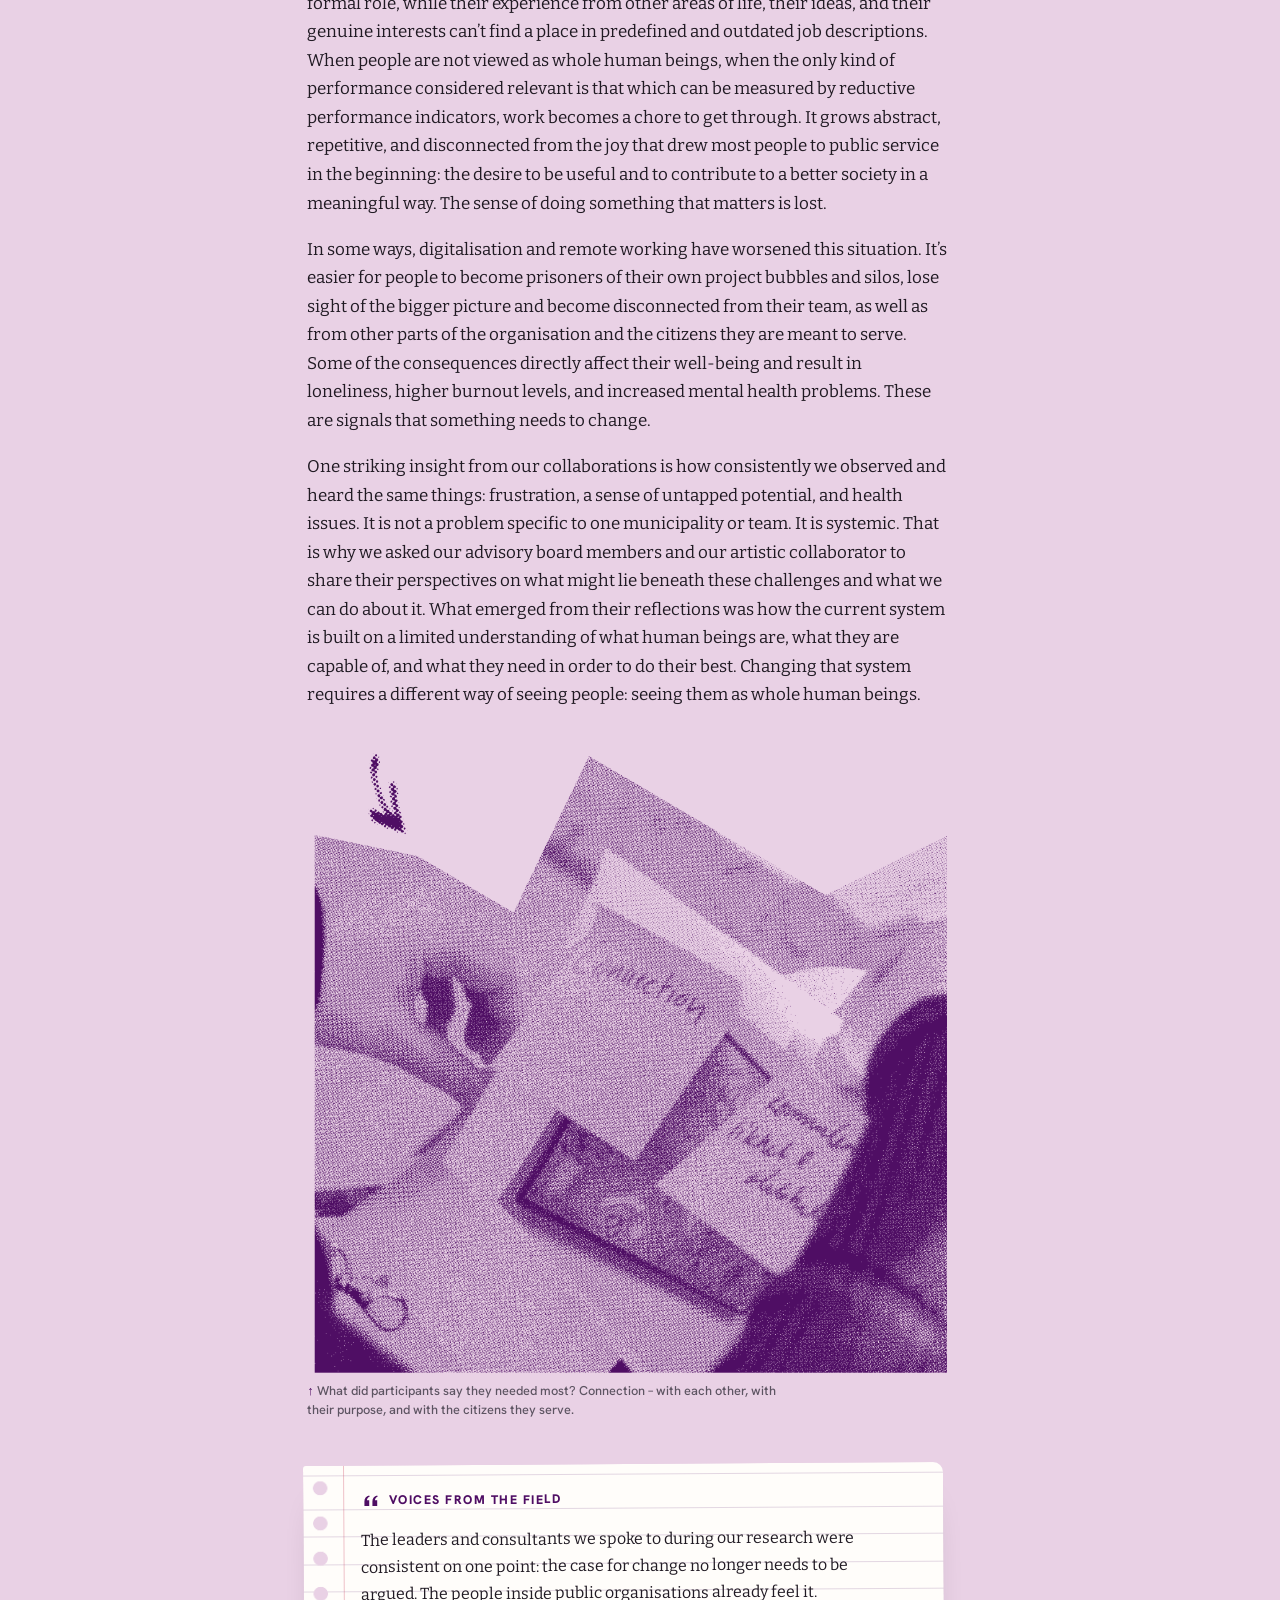
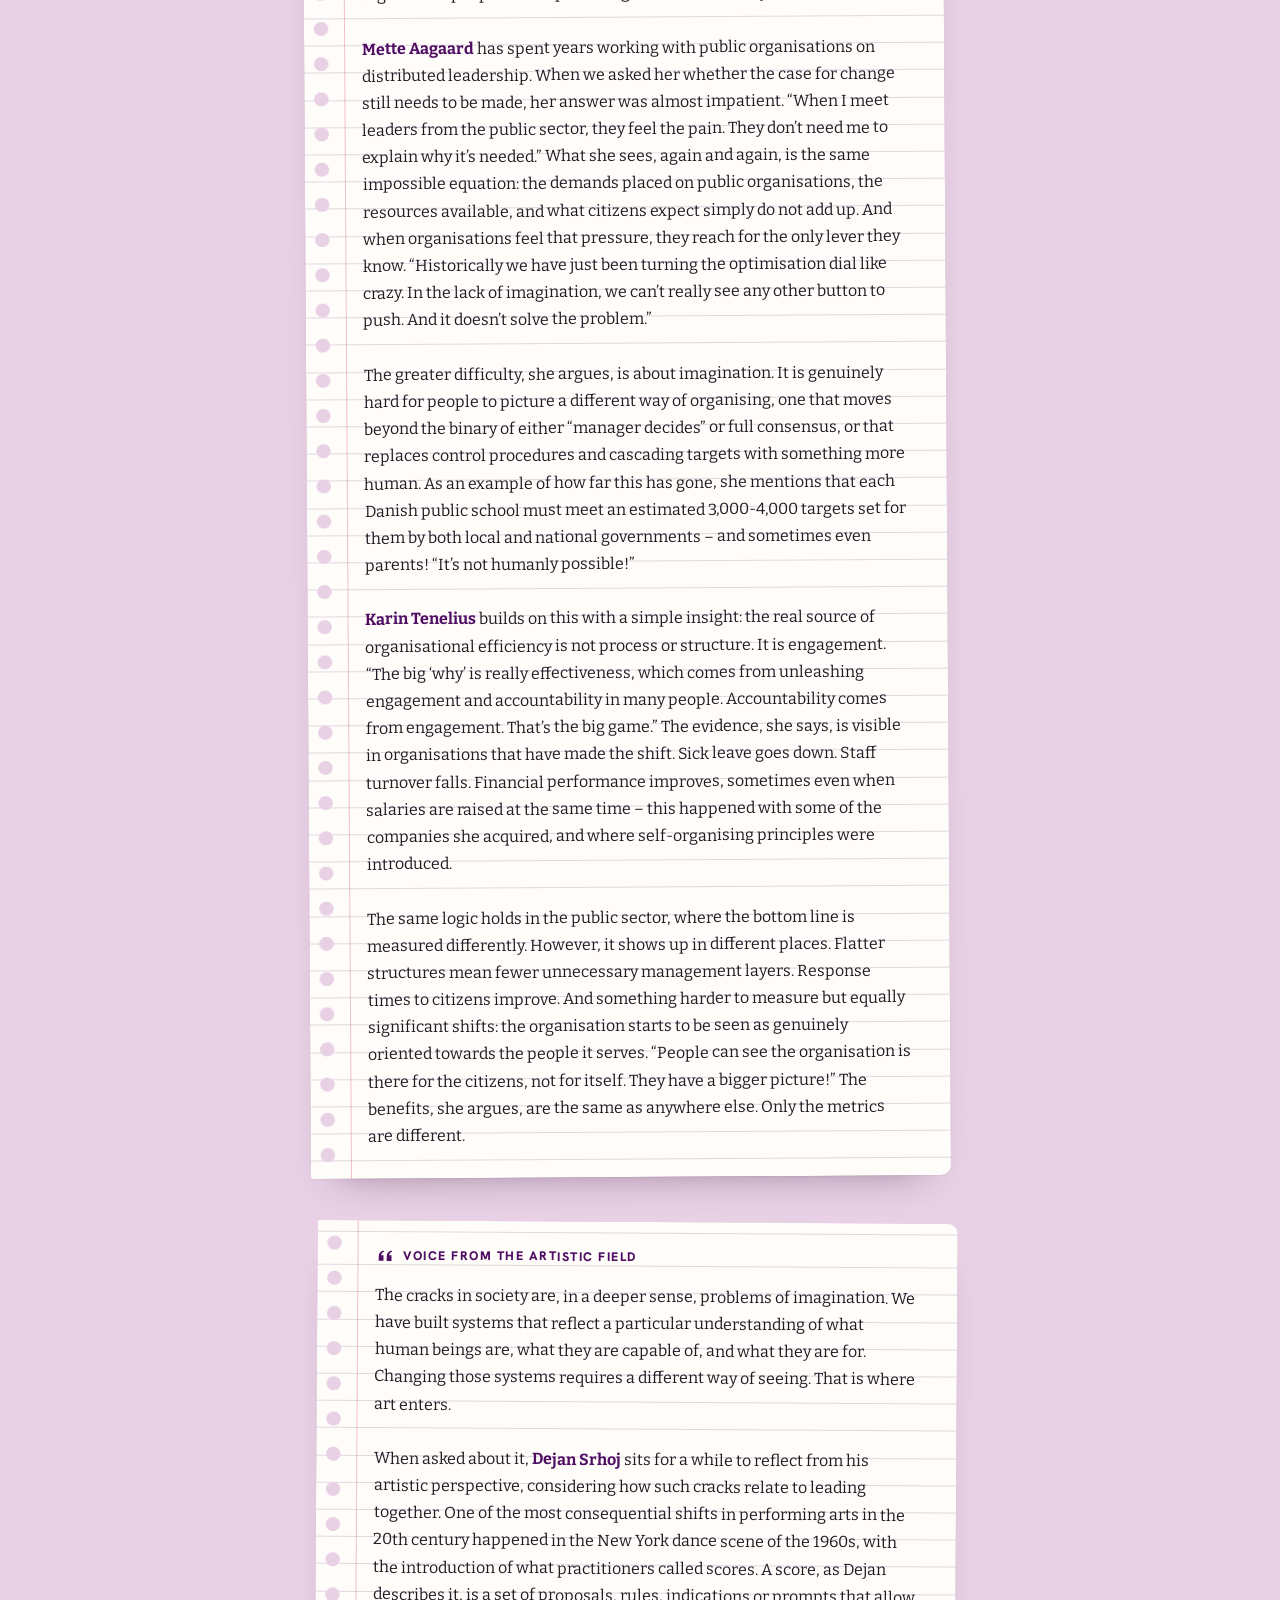
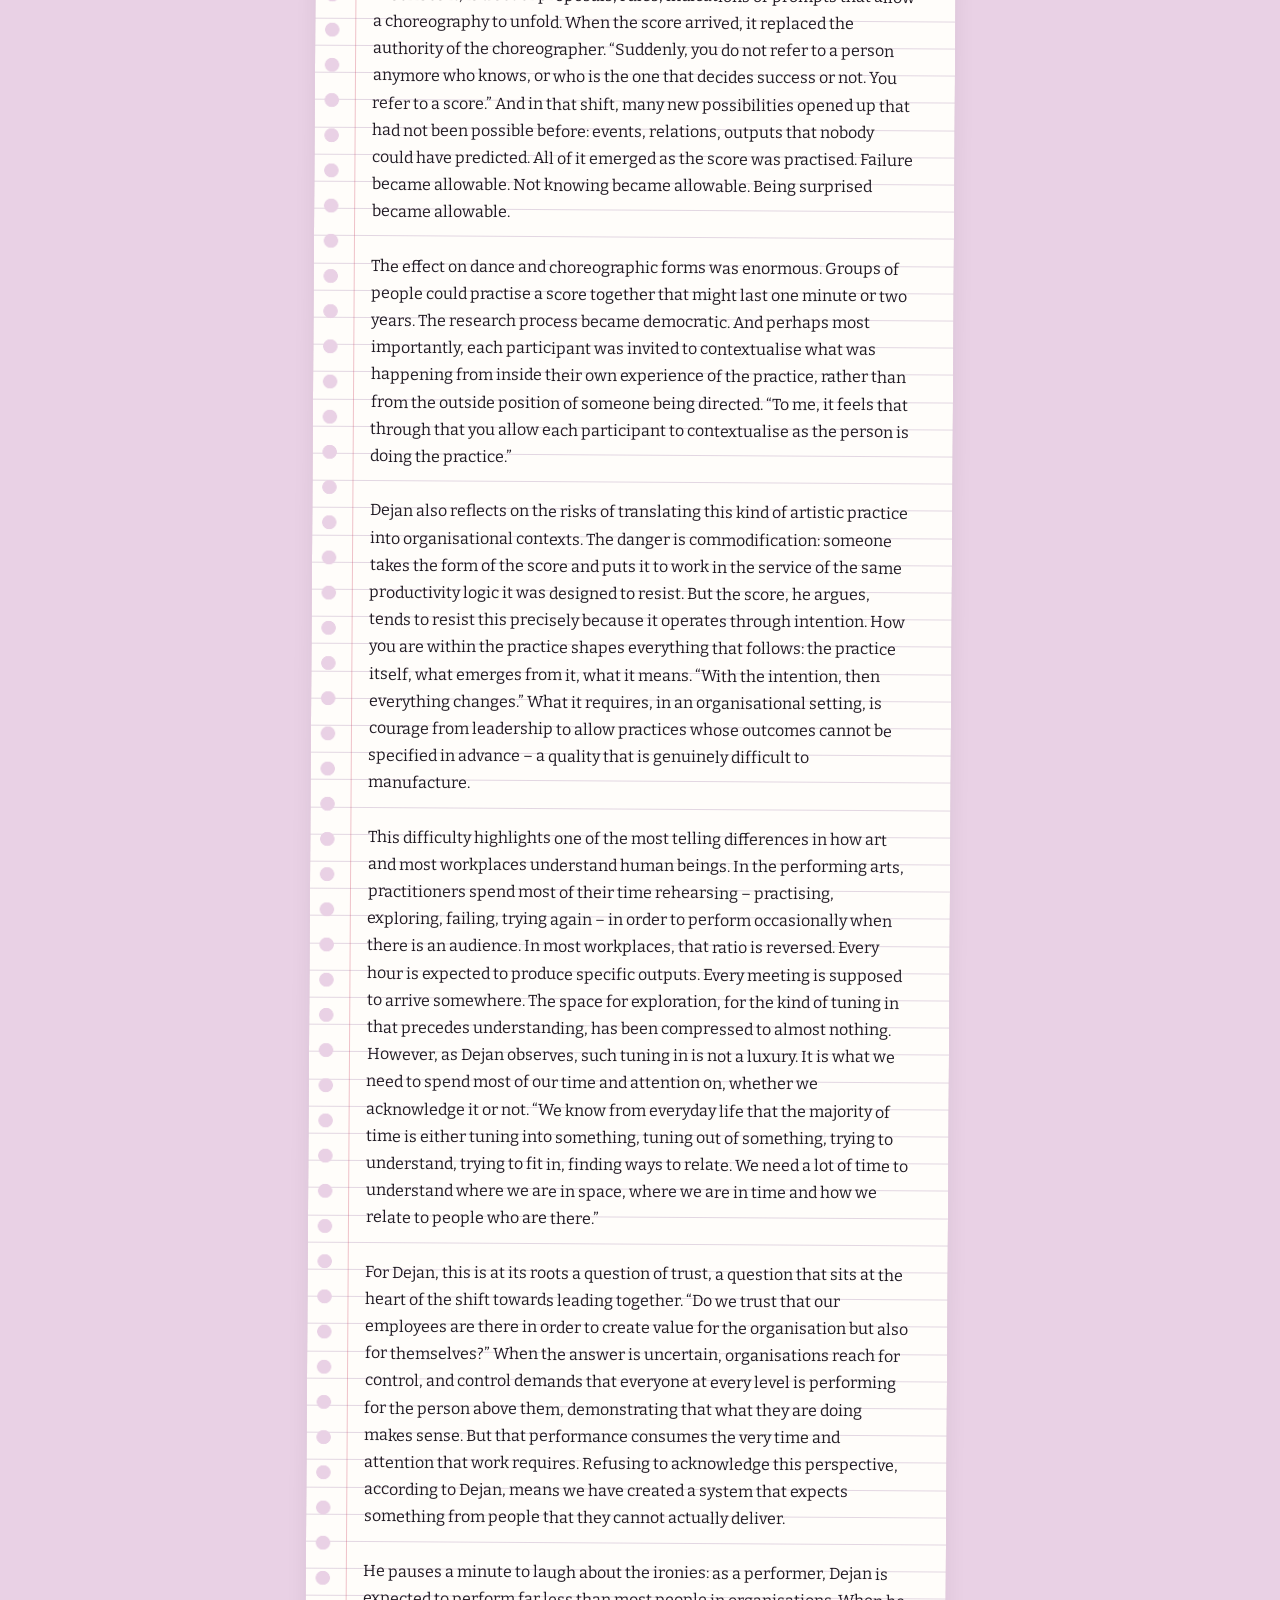
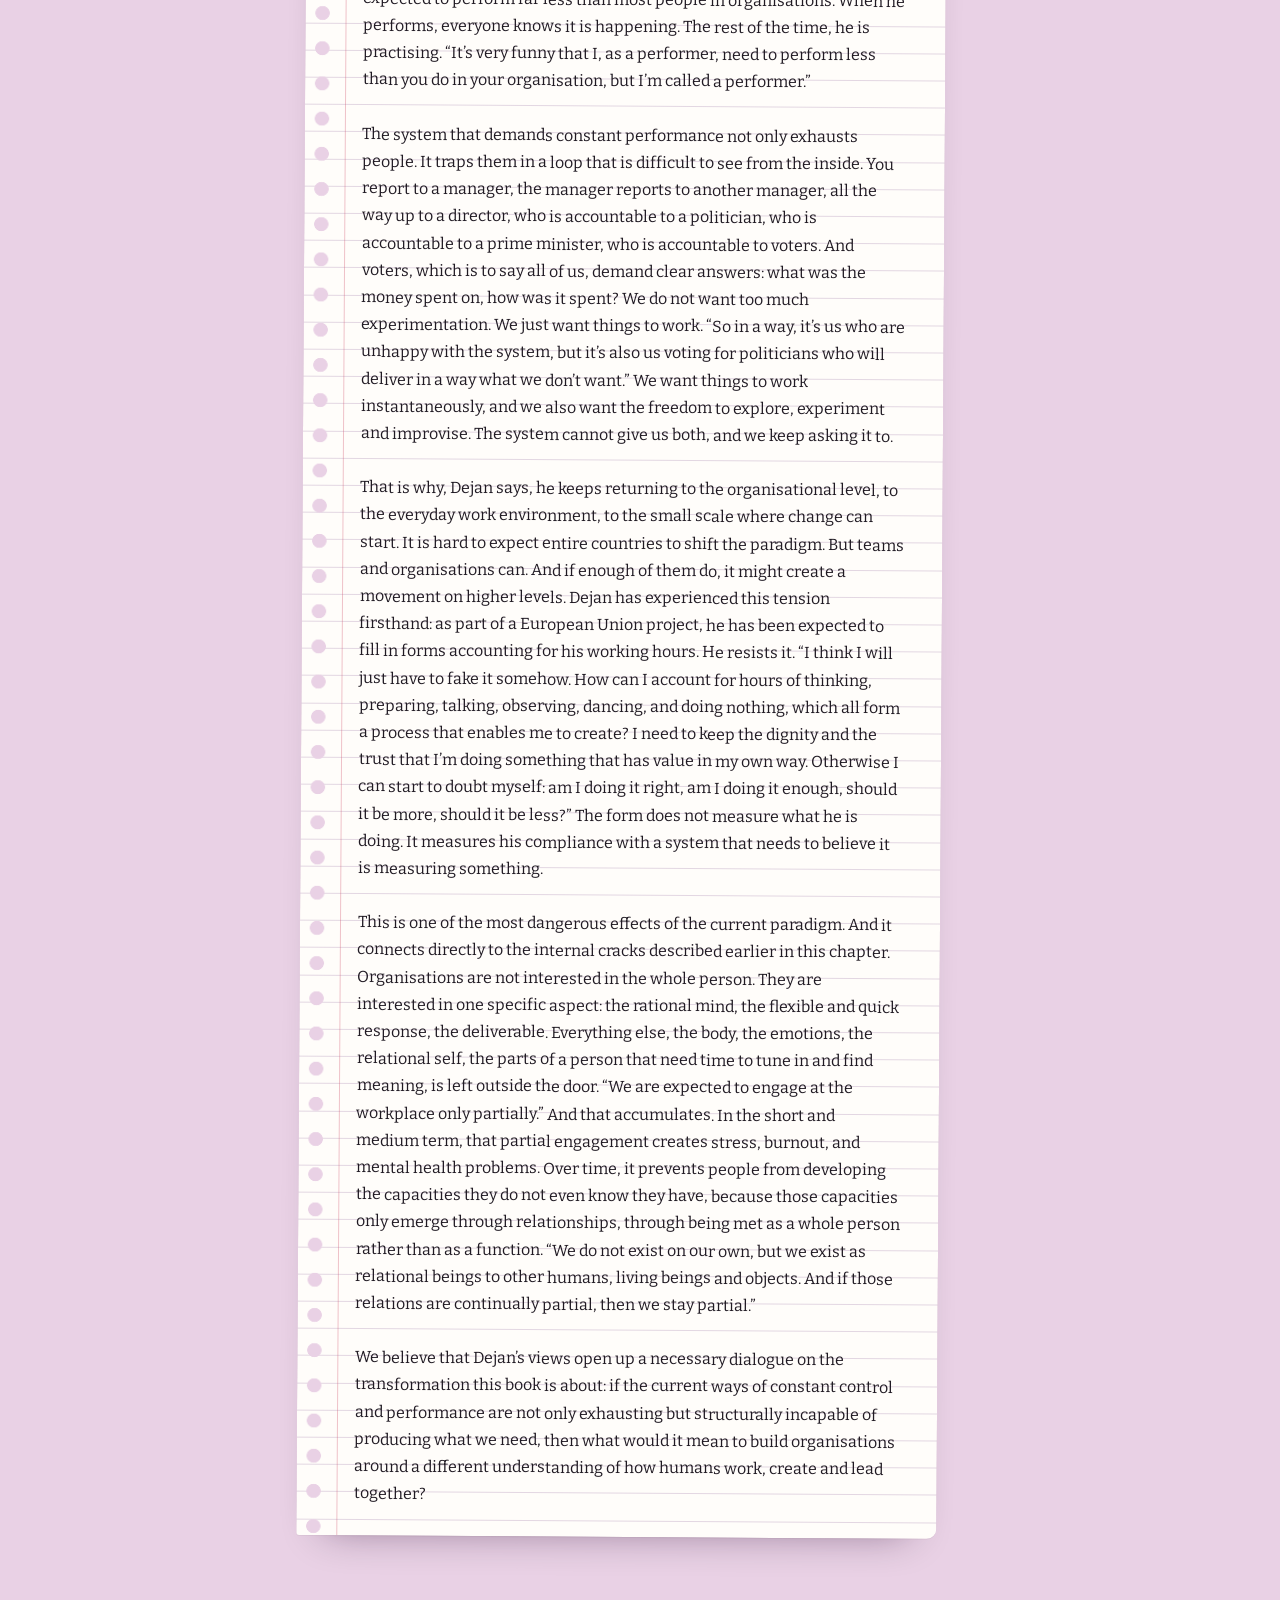
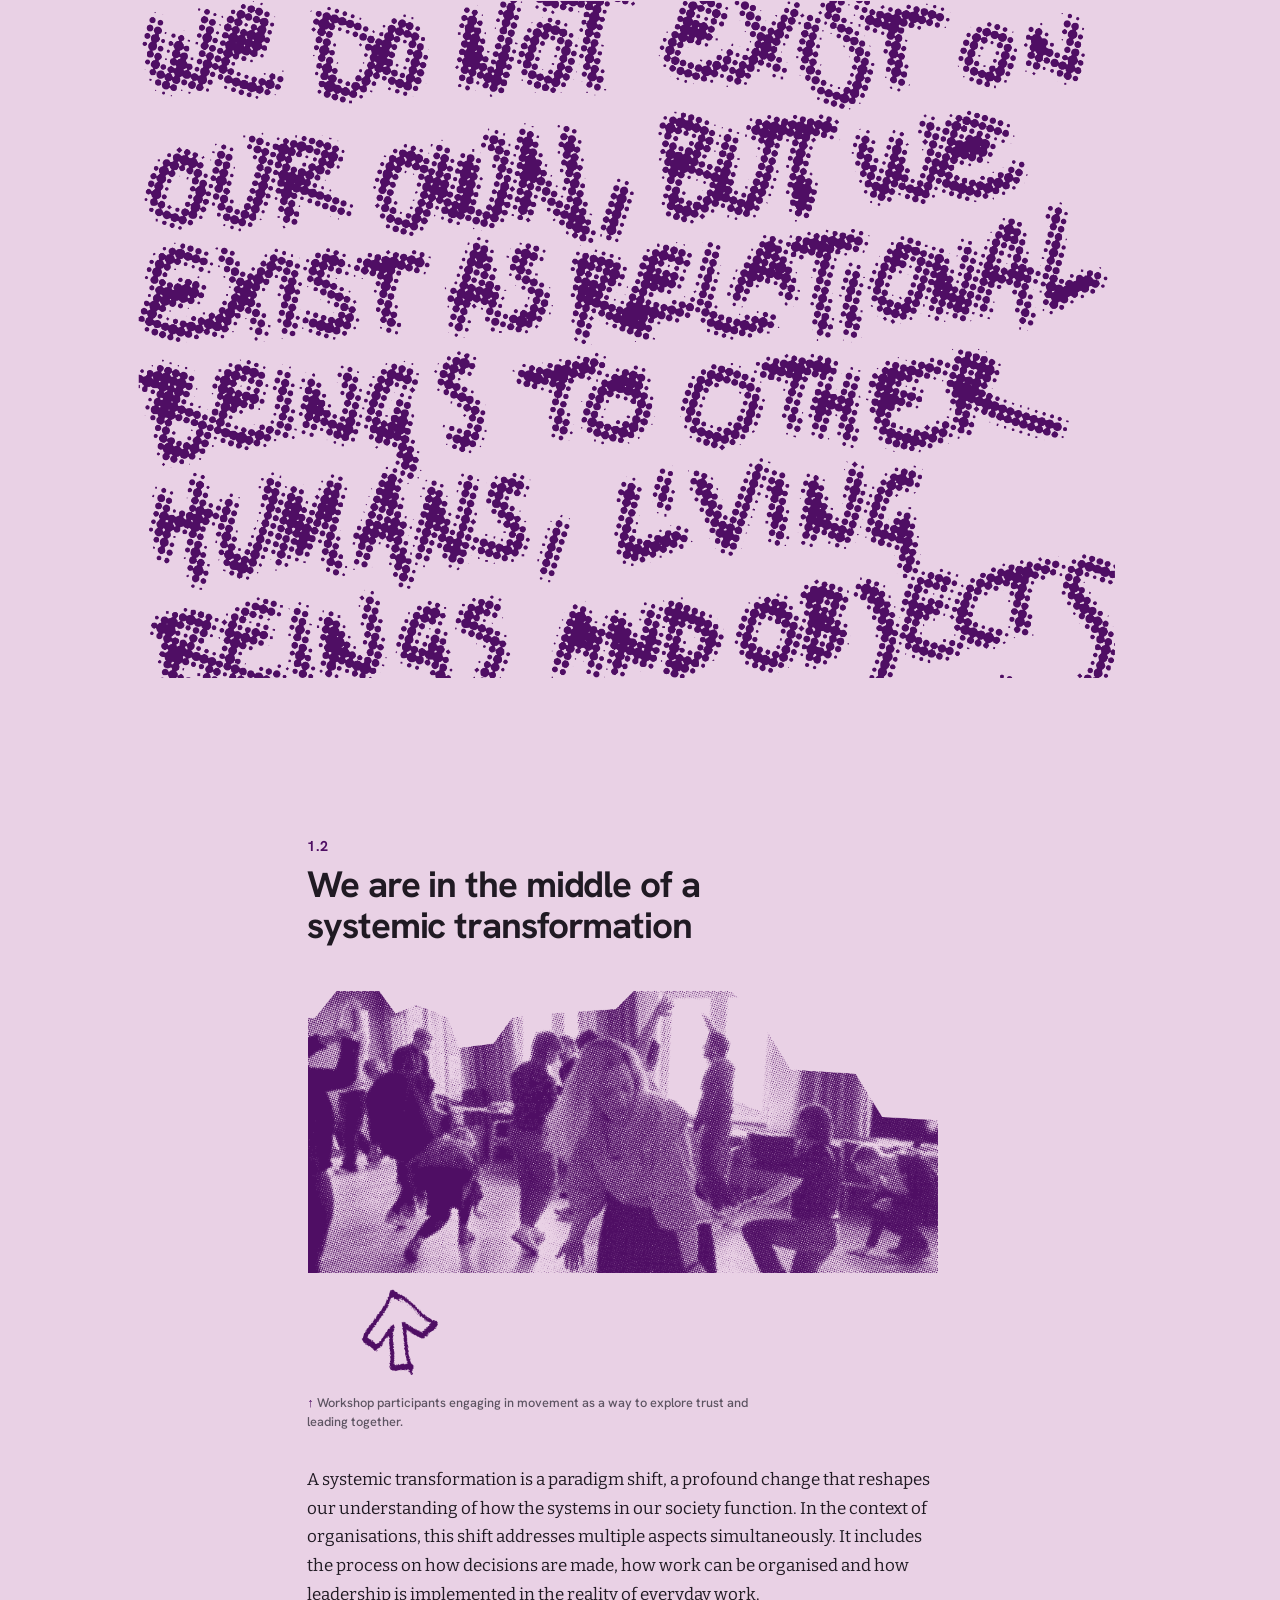
<file: chapter-1.html>
<!doctype html>
<html lang="en">
<head>
<meta charset="utf-8">
<meta name="viewport" content="width=device-width, initial-scale=1">
<title>Chapter 1: Why do we need to change the way we lead and organise our work? · Transforming how we lead together</title>
<meta name="description" content="Over the last few years, we have visited and collaborated with many municipalities and public sector organisations in Sweden. As we observed their workplaces, we began to notice so">
<meta property="og:title" content="Chapter 1: Why do we need to change the way we lead and organise our work? · Transforming how we lead together">
<meta property="og:description" content="Over the last few years, we have visited and collaborated with many municipalities and public sector organisations in Sweden. As we observed their workplaces, we began to notice so">
<meta property="og:type" content="book">
<meta property="og:image" content="assets/og.jpg">
<meta name="twitter:card" content="summary_large_image">
<meta name="theme-color" content="#e9d1e5">
<link rel="icon" href="assets/favicon.svg" type="image/svg+xml">
<link rel="preload" href="assets/fonts/bitter-normal-latin.woff2" as="font" type="font/woff2" crossorigin>
<link rel="preload" href="assets/fonts/hanken-grotesk-normal-latin.woff2" as="font" type="font/woff2" crossorigin>
<link rel="stylesheet" href="assets/fonts.css?v=8febec372d">
<link rel="stylesheet" href="assets/style.css?v=8febec372d">
<style>:root{--ink:#4f0e64;--paper:#e9d1e5;--ink-d:#ecd8e9;--paper-d:#1b0c21;--ink-l:#4f0e64;--paper-l:#e9d1e5}</style>
<script>try{var t=JSON.parse(localStorage.getItem("theme"));if(t)document.documentElement.dataset.theme=t}catch(e){}</script>

</head>
<body data-chapter="chapter-1">
<a class="skip" href="#main">Skip to content</a>
<div class="progress" aria-hidden="true"></div>
<header class="topbar">
  <a class="brand" href="index.html" aria-label="Home: Transforming how we lead together"><svg class="brand-mark" viewBox="0 0 40 38" aria-hidden="true"><circle class="c1" cx="20" cy="13" r="10"/><circle class="c2" cx="13" cy="25" r="10"/><circle class="c3" cx="27" cy="25" r="10"/></svg><span>Leading together<small>Web edition of the 2026 handbook</small></span></a>
  <button class="icon-btn search-btn" aria-label="Search the handbook"><svg viewBox="0 0 24 24" fill="none" stroke="currentColor" stroke-width="2" stroke-linecap="round"><circle cx="11" cy="11" r="7"/><path d="m20 20-3.5-3.5"/></svg><kbd>/</kbd></button>
  <nav class="nav" aria-label="Main">
    <div class="chapters-menu">
      <button aria-expanded="false" aria-haspopup="true" aria-current="page">Chapters <svg viewBox="0 0 24 24" fill="none" stroke="currentColor" stroke-width="2.4" stroke-linecap="round" stroke-linejoin="round"><path d="m6 9 6 6 6-6"/></svg></button>
      <div class="chapters-pop"><a class="intro" href="introduction.html" style="--c-ink:#4f0e64;--c-paper:#e9d1e5;--c-ink-d:#ecd8e9;--c-paper-d:#1b0c21"><span class="n">i</span><span>Introduction</span></a><a href="chapter-1.html" style="--c-ink:#4f0e64;--c-paper:#e9d1e5;--c-ink-d:#ecd8e9;--c-paper-d:#1b0c21"><span class="n">1</span><span>Why do we need to change the way we lead and organise our work?</span></a><a href="chapter-2.html" style="--c-ink:#232176;--c-paper:#e2d9ed;--c-ink-d:#e6dff0;--c-paper-d:#120f24"><span class="n">2</span><span>Nurturing self-leadership for leading together</span></a><a href="chapter-3.html" style="--c-ink:#004b1c;--c-paper:#d3eadf;--c-ink-d:#daede4;--c-paper-d:#0b1812"><span class="n">3</span><span>Transforming culture and the way we relate to each other</span></a><a href="chapter-4.html" style="--c-ink:#005e5a;--c-paper:#dfeac6;--c-ink-d:#e4edcf;--c-paper-d:#0b1c1f"><span class="n">4</span><span>Changing roles and competencies for managers and employees</span></a><a href="chapter-5.html" style="--c-ink:#5c5349;--c-paper:#f1f3c2;--c-ink-d:#f2f4c5;--c-paper-d:#1e191b"><span class="n">5</span><span>Embedding participatory structures and processes for leading together</span></a><a href="chapter-6.html" style="--c-ink:#700044;--c-paper:#d8cdd6;--c-ink-d:#ded4dc;--c-paper-d:#22091a"><span class="n">6</span><span>Designing and navigating your own transformation journey</span></a></div>
    </div>
    <a href="practices.html">Practices</a>
    <a href="voices.html">Voices</a>
    <a href="elena.html">Elena’s story</a>
    <a href="journal.html">Journal</a>
    <button class="icon-btn" id="theme-btn" aria-label="Toggle dark mode"><svg viewBox="0 0 24 24" fill="none" stroke="currentColor" stroke-width="2" stroke-linecap="round" stroke-linejoin="round"><path d="M21 12.8A9 9 0 1 1 11.2 3a7 7 0 0 0 9.8 9.8z"/></svg><span class="mobile-only">Dark mode</span></button>
  </nav>
  <button class="icon-btn menu-btn" aria-label="Menu" aria-expanded="false"><svg viewBox="0 0 24 24" fill="none" stroke="currentColor" stroke-width="2" stroke-linecap="round"><path d="M4 7h16M4 12h16M4 17h10"/></svg></button>
</header>
<div class="scrim"></div>
<main id="main">
<header class="ch-hero">
  <div class="photo"><div class="ink-img" data-src="assets/hero/chapter-1.webp" role="img" aria-label="Chapter 1 opening artwork" style="height:100%;-webkit-mask-size:cover;mask-size:cover;-webkit-mask-position:left center;mask-position:left center"></div></div>
  <div class="titles">
    <span class="kicker">Chapter 1</span>
    <h1>Why do we need to change the way we lead and organise our work?</h1>
    <div class="meta"><span><svg viewBox="0 0 24 24" fill="none" stroke="currentColor" stroke-width="2" stroke-linecap="round"><circle cx="12" cy="12" r="9"/><path d="M12 7v5l3 2"/></svg> 44 min read</span><span><svg viewBox="0 0 24 24" fill="none" stroke="currentColor" stroke-width="2" stroke-linejoin="round"><path d="m12 3 9 5-9 5-9-5 9-5z"/><path d="m3 13 9 5 9-5"/></svg> 7 sections</span></div>
    <nav class="jump" aria-label="Sections in this chapter"><a href="#cracks-in-our-society-and-working-environments"><b>1.1</b>Cracks in our society and working environments</a><a href="#we-are-in-the-middle-of-a-systemic-transformation"><b>1.2</b>We are in the middle of a systemic transformation</a><a href="#why-artistic-methods-support-transformation"><b></b>Why artistic methods support transformation</a><a href="#a-new-vocabulary-is-needed"><b>1.3</b>A new vocabulary is needed</a><a href="#the-benefits-of-leading-together"><b>1.4</b>The benefits of leading together</a></nav>
  </div>
</header>
<article class="elena collapsible" style="--c-ink:#4f0e64" aria-label="Elena’s story"><div class="elena-head">{elena’s story}</div><div class="elena-body"><p class="first"><span class="drop">E</span>lena arrives at the monday morning meeting with her usual PowerPoint slides, which include an overview agenda for the meeting, colour-coded status updates, some new info about demographics (in following years, they will have more demand for elderly care but the expectation is to maintain the budget), and the quarterly kpi dashboard that her director wants to be filled in by Friday. She quickly runs through some of the KPIs ahead of the meeting: response times, number of home visits completed, average case resolution. She knows that these numbers don’t represent the reality of what happens out there in the city: there is no information about whether Mrs. Andersson feels less alone than she did six months ago. That falls outside all the numbers Elena needs to report.</p><p>She sets down her papers and notices Jonas before the meeting starts.</p><p>He’s 25 and joined the team eight months ago. His master’s degree focused on ways to improve the social life of elderly care recipients. During his first week at work, he stayed late every day to map out the informal social networks around three of their care recipients: who visited them, who called, who lived nearby. He presented it to Elena with a hand-drawn diagram on a3 paper. The ideas were about connecting people at various events held in buildings owned by the municipality. She’d nodded at the time.</p><p>Since then, she’s meant to bring it up with her director. But other things have come first. Elena rarely has time to sit and plan, and she spends most of the week trying to fix problems.</p><p>Now Jonas is sitting at the far end of the table, turning his phone over and over in his hand. Last week, he’d proposed something smaller: a monthly, volunteer-run coffee meeting between care recipients in the same neighborhood. He’d sent it to Elena in a two-page email with a budget breakdown. Since the budget had already been approved and fixed a few weeks ago, Elena had forwarded the suggestion upwards–but she knew that now was not a good time, especially with the new restructurings, especially if some people might be laid off.</p><p>She had talked with Jonas briefly when she saw him in one of the corridors. ”The idea is great, really,” she’d said. “It’s only that these things take time. Keep the ideas coming.”</p><p>She watches him now as the meeting begins. He opens his notebook and writes the date at the top. That’s all he writes for the first 20 minutes. The meeting moves through the agenda. kpis are reviewed. Response times are up 3%: good. The number of completed home visits is slightly down: needs attention. Elena presents the numbers with the fluency of someone who has done this for seven years. She answers questions. She nods at the right moments. She updates the presentation based on the feedback she receives. Somewhere in the back of her mind, she is thinking that last week there was a book event and she met Mrs. Andersson, who told her that the best part of her week was when the young man from the municipality took the extra time to be with her, discuss some books and asked her to join the book club of the municipality (whispering, “where she could discuss books with single men from the neighbourhood”).</p><p>That young man had been Jonas. There is no column on the kpi dashboard about helping Mrs. Andersson get out of her house to attend a book club.</p><p>Now, towards the end of the meeting, someone references Jonas’s coffee morning proposal. It is mentioned as an example of why clearer submission guidelines are needed for new initiatives. They stress the importance of using the right template and storing submissions in a specific Microsoft Teams folder. Jonas looks up for a moment. Elena watches his face move through something (<em>a brief flash of emotion that might be indignation, or hope that someone is fi-nally discussing his idea?</em>), but then it settles back into its neutral position. Jonas writes something in his notebook and nods.</p><p>After the meeting, Elena finds herself standing next to Jonas at the coffee machine. She is no longer sure of what to say. She feels there is something wrong with the system. She knows the system is broken. She feels it in her body. In her stomach. But she doesn’t have the time, nor the energy. She needs to update the PowerPoint with the new information and send it soon–otherwise she will be late for the next meeting.</p><p><em>What can I do about it?</em> She wonders. <em>I need to do something. I really do</em>.</p><p class="brk" aria-hidden="true">* * *</p></div><button class="more">Continue Elena’s story ↓</button><div class="elena-foot"><a href="elena.html#chapter-1">follow elena through the handbook</a></div></article>
<div class="reader-layout">
  <aside class="toc" aria-label="In this chapter"><h2>In this chapter</h2><ol><li><a href="#cracks-in-our-society-and-working-environments"><b>1.1</b>Cracks in our society and working environments</a></li><li><a href="#we-are-in-the-middle-of-a-systemic-transformation"><b>1.2</b>We are in the middle of a systemic transformation</a></li><li><a href="#why-artistic-methods-support-transformation">Why artistic methods support transformation</a></li><li><a href="#a-new-vocabulary-is-needed"><b>1.3</b>A new vocabulary is needed</a></li><li><a href="#the-benefits-of-leading-together"><b>1.4</b>The benefits of leading together</a></li><li><a href="#questions-for-reflection"><b>1.5</b>Questions for Reflection</a></li><li><a href="#conclusions"><b>1.6</b>Conclusions</a></li></ol>
    <div class="tools"><a href="journal.html#chapter-1"><svg width=14 height=14 viewBox="0 0 24 24" fill="none" stroke="currentColor" stroke-width="2" stroke-linecap="round" stroke-linejoin="round"><path d="M4 20h4L19 9a2.8 2.8 0 0 0-4-4L4 16v4z"/></svg> Reflection journal</a><a href="practices.html"><svg width=14 height=14 viewBox="0 0 24 24" fill="none" stroke="currentColor" stroke-width="2" stroke-linejoin="round"><path d="m12 3 9 5-9 5-9-5 9-5z"/><path d="m3 13 9 5 9-5"/></svg> All practices</a></div>
  </aside>
  <article class="prose">
<section class="sec" id="cracks-in-our-society-and-working-environments"><h2><span class="num">1.1</span>Cracks in our society and working environments<a class="anchor" href="#cracks-in-our-society-and-working-environments" aria-label="Copy link to this section">#</a></h2>
<p id="t1">Over the last few years, we have visited and collaborated with many municipalities and public sector organisations in Sweden. As we observed their workplaces, we began to notice some common patterns. The public sector buildings looked good and were generally well kept. They had clean facades, doors that opened on schedule, and people in the reception who greeted us with a smile and a genuine desire to make our society better. Yet, each time we spent a few hours inside, something else started to emerge.</p>
<p id="t2">We noticed long corridors with closed office doors that felt like labyrinths. Special cards were required to move through these buildings and citizens were kept outside or could only access areas specially designated for citizen-service areas. People didn’t greet each other in the elevators or on the stairs. Kitchens with tables and chairs were often empty, as many people prefer to work from home since the pandemic. On the walls, we saw colourful posters with slogans like “Together we are building a better society” or “Collaboration is our strength”. And next to them, we saw maps showing how different teams and departments were scattered across different floors and buildings – people were physically distant from each other, with no chance of crossing paths during the week. When we entered the meeting rooms, we found them, as we’d heard many times, “wellequipped” with long rectangular tables, projectors, new sound systems for online meetings, and big screens. Everything needed to present information to each other is there. But, as we and the participants in our projects keep asking, where are the spaces for co-creation and co-learning? How can we organise a workshop where everyone can share stories while sitting in a circle, or where we can have a big empty space for moving or painting together? Flexible spaces that allow different forms of participation and co-creation between colleagues and together with citizens are still rare. And the question is: even if the work places were redesigned, is there enough psychological safety between people and a culture that allows space for shared co-creation and experimentation? Or are we so stuck in existing processes and structures that it has become difficult to free ourselves from them, even though we know this is what’s needed?</p>
<figure class="fig  fig--photo zoomable"><div class="frame"><div class="ink-img" role="img" aria-label="Outcome of a workshop exercise, where participants explored what they needed and longed for together." data-src="assets/art/p15-0.webp" style="aspect-ratio:992/1012"></div></div><figcaption>Outcome of a workshop exercise, where participants explored what they needed and longed for together.</figcaption></figure>
<p id="t3">When we spoke with the participants in our projects and asked them to identify current challenges and needs for change, they all agreed they want to deepen relationships with each other, create a stronger sense of a shared purpose, and open up more opportunities for shared learning and reflection at work. They said that they want to bring more fun, play and experimentation into their workplaces and increase engagement among both colleagues and citizens. Many expressed feeling lonely, disconnected, and lacking a sense of belonging – even though they appreciated the flexibility that remote work gave them. They said they craved more connection and a sense of togetherness, not only at work but also in their local communities.</p>
<p id="t4">We deliberately use this image of physical workplaces, even though the main challenge is, of course, not how offices are designed. But their architecture reflects an underlying worldview based on a mechanistic understanding of organisations and workplaces. The structures, processes, and leadership models built in these organisations over the past century were designed for a different world. A world where problems had clear department boundaries within which the same expertise was concentrated, where planning in spreadsheets could help to anticipate the future to a great extent, and where citizens could be serviced in a transactional manner. However, that world looks profoundly different today. And the people working inside these organisations feel it. They know that solving the challenges they are facing demands placing more trust in those who work closest to the citizens. They know that, to solve the problems they are encountering, they will need more collaboration and shared leadership across their organisations and with other external actors, including citizens. They recognise a lot of unused potential – not only among their colleagues but also within their broader ecosystems.</p>
<p id="t5">When we look at the buildings we’ve described, we see the cracks. Even when the buildings have been recently repainted. We do not see these cracks as signs that everything is about to collapse. But we do see structures and pillars under enormous stress, structures that were not designed to hold what is currently being asked of them. In our experience, the people working inside public organisations already sense this. What we found is that people are waiting for an honest conversation about what to do about it. Recognising and being aware of the cracks is the beginning of that conversation.</p>
<p id="t6">That is precisely what this chapter invites us into.</p>
<h3 id="external-cracks-a-system-struggling-to-keep-up">External cracks: a system struggling to keep up<a class="anchor" href="#external-cracks-a-system-struggling-to-keep-up" aria-label="Copy link to this heading">#</a></h3>
<p id="t7">Unfortunately, the public sector is struggling to keep up with the major challenges society is currently facing. Some examples of urgent issues include climate change, the rapid development of artificial intelligence and its integration into work environments and everyday life, demographic shifts marked by a growing ageing population and declining birthrates, and geopolitical and social fragmentation. What all these challenges have in common is that they are complex, they affect each other and they evolve continuously over time. Such qualities make it hard to solve them in isolation and call for a more systemic way of looking at the world and dealing with wicked problems.</p>
<figure class="fig fig--medium"><div class="ink-img" role="img" aria-label="Complex challenges facing the public sector today." data-src="assets/art/p16-0.webp" style="aspect-ratio:584/424"></div><figcaption>Complex challenges facing the public sector today.</figcaption></figure>
<figure class="fig fig--small"><div class="ink-img" role="img" aria-label="Illustration" data-src="assets/art/p16-1.webp" style="aspect-ratio:136/144"></div></figure>
<aside class="note">*The United Nations regularly publishes State of the Climate updates in collaboration with the World Meteorological Organisation, including reports focused on specific regions of the world.</aside>
<p id="t8">The urgency of the climate situation is already visible: extreme weather events, rising sea levels, retreating glaciers, and people being displaced from their homes. The World Meteorological Organisation* reported in 2025 that greenhouse gas concentrations reached record levels and continue to rise.</p>
<aside class="note"><a href="https://un.org/en/climatechange/reports" target="_blank" rel="noopener">un.org/en/climatechange/reports</a></aside>
<aside class="note"><a href="https://wmo.int/" target="_blank" rel="noopener">wmo.int/</a></aside>
<aside class="note">*Brynjolfsson, E., Chandar, B. and Chen, R. (2025). <em>Canaries in the Coal Mine? Six Facts about the Recent Employment Effects of Artificial Intelligence</em></aside>
<p id="t9">Artificial intelligence is already integrated in governments, healthcare, and financial systems, often in ways that make human oversight difficult. Regulatory frameworks and the public sector are lagging behind a technology that is already reshaping everyday life and affecting how we work. A recent paper from Stanford* found that generative AI is displacing entry-level workers in tasks vulnerable to automation, while more senior roles seem to be more protected for the moment. The fact that these adjustments are showing up as job losses rather than wage changes raises a pressing question about how the next generation will enter the workforce and develop professional expertise. Beyond the labour market, the Center for Humane Technology* has documented how AI is amplifying existing social harms: algorithmic filter bubbles are deepening polarisation and distrust in the world, AI-generated content is making it harder to agree on shared facts, and the concentration of AI capabilities in a small number of companies is changing power and creating demand for new regulations.</p>
<p id="t10">Demographic shifts are calling for radical changes too – especially in Sweden, where the population is rapidly aging. According to recent statistics*, by 2070 more than a fifth of the population will be 70 or older, with annual deaths projected to outnumber births. A smaller working-age population will need to support an increasingly elderly one. The Central Bank of Sweden has noted that maintaining healthcare under these circumstances will require a reallocation of the workforce into elderly care. Such reallocation might trigger new consequences, such as intensified competition for jobs, and will place increased pressure on finances.</p>
<p id="t11">Alongside these challenges, Sweden and many other Western societies are also dealing with a rise in individualism, loneliness and burnout levels. Mental health problems have increased, particularly among young people. The slow disintegration of local communities and the rise of youth crime point to something failing at the foundations of how we live together. Democratic participation is declining, and cycles of unfulfilled promises are deepening mistrust. Ironically, this is happening in the public sector, where institutions exist to support citizens and promote well-being in society at large.</p>
<p id="t12">This handbook does not aim to map every crack in the system. What we want to point out is that the challenges society faces today, in all their complexity and urgency, cannot be addressed by hierarchical organisations that are divided into isolated parts, and are rigid and slow in responding to changes in external environments. These challenges call for new ways of working, collaborating, and organising. They call for the activation of the full potential of every individual, be it a public official or citizen, trusting in their abilities and seeing their potential beyond their formal role and title. Most of all, these challenges call for the deepening of relationships and collaboration between different actors across ecosystems. For a more systemic way at looking at these challenges – recognising how they are interwoven and that a long-term transformation is needed to address them. They call for a new paradigm shift that demands a change in values, belief systems, and language. They call for more collective forms of leadership and making decisions together across departmental and organisational borders.</p>
<figure class="fig  fig--photo zoomable"><div class="frame"><div class="ink-img" role="img" aria-label="Workshop participants mapping the system from the inside." data-src="assets/art/p17-0.webp" style="aspect-ratio:1032/768"></div></div><figcaption>Workshop participants mapping the system from the inside.</figcaption></figure>
<h3 id="internal-cracks-what-is-happening-inside-our-organisations">Internal cracks: what is happening inside our organisations?<a class="anchor" href="#internal-cracks-what-is-happening-inside-our-organisations" aria-label="Copy link to this heading">#</a></h3>
<aside class="note">The first chapter of the “Human Learning Systems: Public Service for the Real World” presents a great overview of the main challenges and alternatives for public service: <a href="https://centreforpublicimpact.org/our-work/human-learning-systems/" target="_blank" rel="noopener">centreforpublicimpact.org/our-work/human-learning-systems/</a></aside>
<p id="t13">The cracks are not only external. Inside public organisations, something has also broken down under the paradigm of the New Public Management*. Work is increasingly measured using quantitative indicators – for example, number of cases processed, response times, and percentage of targets met – and with the urgent objective to address short-term results. These metrics are relevant, but when they become the centre of attention for the organisation and different levels of management, a diminished understanding of reality replaces the real complexity and nuances that the public officials face in their daily meetings with different citizens. The consequence is that the metrics can be manipulated, and managers can end up as administrators with a focus on controlling and improving metrics that don’t represent the full picture of reality. Employees who try to fulfill the expectations of this system become caught up in reporting the right metrics while losing connection with their primary purpose of serving citizens and their needs. The unfortunate result is that the mission and purpose of the public sector – which is to support the well-being of citizens and society at large – vanishes into the background, workers lose their motivation and engagement drops.</p>
<figure class="fig fig--small"><div class="ink-img" role="img" aria-label="Illustration" data-src="assets/art/p18-1.webp" style="aspect-ratio:180/152"></div></figure>
<p id="t14">These results also highlight additional consequences for public sector employees. Many build a quiet frustration over the years: the sense that they cannot focus on what really matters, and that they instead waste their time on administrative tasks that do not create value for citizens. They also feel that their potential is reduced to a narrow and formal role, while their experience from other areas of life, their ideas, and their genuine interests can’t find a place in predefined and outdated job descriptions. When people are not viewed as whole human beings, when the only kind of performance considered relevant is that which can be measured by reductive performance indicators, work becomes a chore to get through. It grows abstract, repetitive, and disconnected from the joy that drew most people to public service in the beginning: the desire to be useful and to contribute to a better society in a meaningful way. The sense of doing something that matters is lost.</p>
<p id="t15">In some ways, digitalisation and remote working have worsened this situation. It’s easier for people to become prisoners of their own project bubbles and silos, lose sight of the bigger picture and become disconnected from their team, as well as from other parts of the organisation and the citizens they are meant to serve. Some of the consequences directly affect their well-being and result in loneliness, higher burnout levels, and increased mental health problems. These are signals that something needs to change.</p>
<p id="t16">One striking insight from our collaborations is how consistently we observed and heard the same things: frustration, a sense of untapped potential, and health issues. It is not a problem specific to one municipality or team. It is systemic. That is why we asked our advisory board members and our artistic collaborator to share their perspectives on what might lie beneath these challenges and what we can do about it. What emerged from their reflections was how the current system is built on a limited understanding of what human beings are, what they are capable of, and what they need in order to do their best. Changing that system requires a different way of seeing people: seeing them as whole human beings.</p>
<figure class="fig  fig--photo zoomable"><div class="frame"><div class="ink-img" role="img" aria-label="What did participants say they needed most? Connection – with each other, with their purpose, and with the citizens they serve." data-src="assets/art/p18-0.webp" style="aspect-ratio:1032/1012"></div></div><figcaption>What did participants say they needed most? Connection – with each other, with their purpose, and with the citizens they serve.</figcaption></figure>
<aside class="box box--voices" id="voices-1"><div class="box-label"><svg viewBox="0 0 24 24" fill="currentColor"><path d="M4 18v-5.5C4 8.4 6.3 5.7 10 5l.6 1.6C8.2 7.4 7.3 9 7.2 11H10v7H4zm10 0v-5.5c0-4.1 2.3-6.8 6-7.5l.6 1.6c-2.4.8-3.3 2.4-3.4 4.4H20v7h-6z"/></svg> Voices from the field</div><p id="t17">The leaders and consultants we spoke to during our research were consistent on one point: the case for change no longer needs to be argued. The people inside public organisations already feel it.</p>
<p id="t18"><span class="speaker">Mette Aagaard</span> has spent years working with public organisations on distributed leadership. When we asked her whether the case for change still needs to be made, her answer was almost impatient. “When I meet leaders from the public sector, they feel the pain. They don’t need me to explain why it’s needed.” What she sees, again and again, is the same impossible equation: the demands placed on public organisations, the resources available, and what citizens expect simply do not add up. And when organisations feel that pressure, they reach for the only lever they know. “Historically we have just been turning the optimisation dial like crazy. In the lack of imagination, we can’t really see any other button to push. And it doesn’t solve the problem.”</p>
<p id="t19">The greater difficulty, she argues, is about imagination. It is genuinely hard for people to picture a different way of organising, one that moves beyond the binary of either “manager decides” or full consensus, or that replaces control procedures and cascading targets with something more human. As an example of how far this has gone, she mentions that each Danish public school must meet an estimated 3,000-4,000 targets set for them by both local and national governments – and sometimes even parents! “It’s not humanly possible!”</p>
<p id="t20"><span class="speaker">Karin Tenelius</span> builds on this with a simple insight: the real source of organisational efficiency is not process or structure. It is engagement. “The big ‘why’ is really effectiveness, which comes from unleashing engagement and accountability in many people. Accountability comes from engagement. That’s the big game.” The evidence, she says, is visible in organisations that have made the shift. Sick leave goes down. Staff turnover falls. Financial performance improves, sometimes even when salaries are raised at the same time – this happened with some of the companies she acquired, and where self-organising principles were introduced.</p>
<p id="t21">The same logic holds in the public sector, where the bottom line is measured differently. However, it shows up in different places. Flatter structures mean fewer unnecessary management layers. Response times to citizens improve. And something harder to measure but equally significant shifts: the organisation starts to be seen as genuinely oriented towards the people it serves. “People can see the organisation is there for the citizens, not for itself. They have a bigger picture!” The benefits, she argues, are the same as anywhere else. Only the metrics are different.</p></aside>
<aside class="box box--artistic" id="artistic-2"><div class="box-label"><svg viewBox="0 0 24 24" fill="currentColor"><path d="M4 18v-5.5C4 8.4 6.3 5.7 10 5l.6 1.6C8.2 7.4 7.3 9 7.2 11H10v7H4zm10 0v-5.5c0-4.1 2.3-6.8 6-7.5l.6 1.6c-2.4.8-3.3 2.4-3.4 4.4H20v7h-6z"/></svg> Voice from the artistic field</div><p id="t22">The cracks in society are, in a deeper sense, problems of imagination. We have built systems that reflect a particular understanding of what human beings are, what they are capable of, and what they are for. Changing those systems requires a different way of seeing. That is where art enters.</p>
<p id="t23">When asked about it, <span class="speaker">Dejan Srhoj</span> sits for a while to reflect from his artistic perspective, considering how such cracks relate to leading together. One of the most consequential shifts in performing arts in the 20th century happened in the New York dance scene of the 1960s, with the introduction of what practitioners called scores. A score, as Dejan describes it, is a set of proposals, rules, indications or prompts that allow a choreography to unfold. When the score arrived, it replaced the authority of the choreographer. “Suddenly, you do not refer to a person anymore who knows, or who is the one that decides success or not. You refer to a score.” And in that shift, many new possibilities opened up that had not been possible before: events, relations, outputs that nobody could have predicted. All of it emerged as the score was practised. Failure became allowable. Not knowing became allowable. Being surprised became allowable.</p>
<p id="t24">The effect on dance and choreographic forms was enormous. Groups of people could practise a score together that might last one minute or two years. The research process became democratic. And perhaps most importantly, each participant was invited to contextualise what was happening from inside their own experience of the practice, rather than from the outside position of someone being directed. “To me, it feels that through that you allow each participant to contextualise as the person is doing the practice.”</p>
<p id="t25">Dejan also reflects on the risks of translating this kind of artistic practice into organisational contexts. The danger is commodification: someone takes the form of the score and puts it to work in the service of the same productivity logic it was designed to resist. But the score, he argues, tends to resist this precisely because it operates through intention. How you are within the practice shapes everything that follows: the practice itself, what emerges from it, what it means. “With the intention, then everything changes.” What it requires, in an organisational setting, is courage from leadership to allow practices whose outcomes cannot be specified in advance – a quality that is genuinely difficult to manufacture.</p>
<p id="t26">This difficulty highlights one of the most telling differences in how art and most workplaces understand human beings. In the performing arts, practitioners spend most of their time rehearsing – practising, exploring, failing, trying again – in order to perform occasionally when there is an audience. In most workplaces, that ratio is reversed. Every hour is expected to produce specific outputs. Every meeting is supposed to arrive somewhere. The space for exploration, for the kind of tuning in that precedes understanding, has been compressed to almost nothing. However, as Dejan observes, such tuning in is not a luxury. It is what we need to spend most of our time and attention on, whether we acknowledge it or not. “We know from everyday life that the majority of time is either tuning into something, tuning out of something, trying to understand, trying to fit in, finding ways to relate. We need a lot of time to understand where we are in space, where we are in time and how we relate to people who are there.”</p>
<p id="t27">For Dejan, this is at its roots a question of trust, a question that sits at the heart of the shift towards leading together. “Do we trust that our employees are there in order to create value for the organisation but also for themselves?” When the answer is uncertain, organisations reach for control, and control demands that everyone at every level is performing for the person above them, demonstrating that what they are doing makes sense. But that performance consumes the very time and attention that work requires. Refusing to acknowledge this perspective, according to Dejan, means we have created a system that expects something from people that they cannot actually deliver.</p>
<p id="t28">He pauses a minute to laugh about the ironies: as a performer, Dejan is expected to perform far less than most people in organisations. When he performs, everyone knows it is happening. The rest of the time, he is practising. “It’s very funny that I, as a performer, need to perform less than you do in your organisation, but I’m called a performer.”</p>
<p id="t29">The system that demands constant performance not only exhausts people. It traps them in a loop that is difficult to see from the inside. You report to a manager, the manager reports to another manager, all the way up to a director, who is accountable to a politician, who is accountable to a prime minister, who is accountable to voters. And voters, which is to say all of us, demand clear answers: what was the money spent on, how was it spent? We do not want too much experimentation. We just want things to work. “So in a way, it’s us who are unhappy with the system, but it’s also us voting for politicians who will deliver in a way what we don’t want.” We want things to work instantaneously, and we also want the freedom to explore, experiment and improvise. The system cannot give us both, and we keep asking it to.</p>
<p id="t30">That is why, Dejan says, he keeps returning to the organisational level, to the everyday work environment, to the small scale where change can start. It is hard to expect entire countries to shift the paradigm. But teams and organisations can. And if enough of them do, it might create a movement on higher levels. Dejan has experienced this tension firsthand: as part of a European Union project, he has been expected to fill in forms accounting for his working hours. He resists it. “I think I will just have to fake it somehow. How can I account for hours of thinking, preparing, talking, observing, dancing, and doing nothing, which all form a process that enables me to create? I need to keep the dignity and the trust that I’m doing something that has value in my own way. Otherwise I can start to doubt myself: am I doing it right, am I doing it enough, should it be more, should it be less?” The form does not measure what he is doing. It measures his compliance with a system that needs to believe it is measuring something.</p>
<p id="t31">This is one of the most dangerous effects of the current paradigm. And it connects directly to the internal cracks described earlier in this chapter. Organisations are not interested in the whole person. They are interested in one specific aspect: the rational mind, the flexible and quick response, the deliverable. Everything else, the body, the emotions, the relational self, the parts of a person that need time to tune in and find meaning, is left outside the door. “We are expected to engage at the workplace only partially.” And that accumulates. In the short and medium term, that partial engagement creates stress, burnout, and mental health problems. Over time, it prevents people from developing the capacities they do not even know they have, because those capacities only emerge through relationships, through being met as a whole person rather than as a function. “We do not exist on our own, but we exist as relational beings to other humans, living beings and objects. And if those relations are continually partial, then we stay partial.”</p>
<p id="t32">We believe that Dejan’s views open up a necessary dialogue on the transformation this book is about: if the current ways of constant control and performance are not only exhausting but structurally incapable of producing what we need, then what would it mean to build organisations around a different understanding of how humans work, create and lead together?</p></aside>
<figure class="fig fig--interlude zoomable"><div class="ink-img" role="img" aria-label="Illustration" data-src="assets/art/p22-3.webp" style="aspect-ratio:1828/1248"></div></figure>
</section>
<section class="sec" id="we-are-in-the-middle-of-a-systemic-transformation"><h2><span class="num">1.2</span>We are in the middle of a systemic transformation<a class="anchor" href="#we-are-in-the-middle-of-a-systemic-transformation" aria-label="Copy link to this section">#</a></h2>
<figure class="fig  fig--photo zoomable"><div class="frame"><div class="ink-img" role="img" aria-label="Workshop participants engaging in movement as a way to explore trust and leading together." data-src="assets/art/p23-0.webp" style="aspect-ratio:1036/652"></div></div><figcaption>Workshop participants engaging in movement as a way to explore trust and leading together.</figcaption></figure>
<p id="t33">A systemic transformation is a paradigm shift, a profound change that reshapes our understanding of how the systems in our society function. In the context of organisations, this shift addresses multiple aspects simultaneously. It includes the process on how decisions are made, how work can be organised and how leadership is implemented in the reality of everyday work.</p>
<p id="t34">Currently, we are moving away from a paradigm called modernity. The term modernity is in itself quite contested. There is no single definition because it varies enormously depending on who is defining it and from which part of the world and time. Some consider modernity to be humanity’s best achievement because it embodies the progress of reason, science and the comfortable freedoms and services we are used to in our daily lives. However, others view it as a system that has produced great outcomes while also leading to the production of terrible ones, where violence, terror and resource exploitation of the planet are usually brought to the table. This is well reflected in one of the books we usually recommend called Hospicing Modernity. In the book, Vanessa Machado de Oliveira invites us to sit with this complexity and stay for a while to reflect both on what it has to offer us and its consequences. We find this a useful starting point. What matters for us is the practical side: that the particular way of organising work, leadership, and institutions that modernity produced is now struggling to meet the demands of the complexities of the current world we live in. Recognising this is the first step towards imagining something different.</p>
<p id="t35">In organisations, this progress of modernity translated into a way of structuring work that made sense at the time. Work was divided into specialised roles and departments, each with defined goals, expected outcomes and clear responsibilities. Hierarchies were designed to control and ensure these goals and outcomes, having a flow of communication to inform employees of decisions. The primary perspective was the performance. And for that, enormous emphasis was placed on measuring and tracking every aspect of the organisation, with the intention of maximising efficiency. The act of planning, consequently, was seen as a tool of control: by setting the right targets, you could probably anticipate and prepare for what was coming next.</p>
<p id="t36">This model works well in specific circumstances, for example, when problems are complicated but maybe predictable, when the same processes need to be repeated often, and when the everyday work is, in a way, a routine where no big surprises are expected. One example to imagine this model is to think of a factory. In a factory, the goal is to produce as much as possible, as efficiently as possible, with as little variation as possible. Every role has a defined job that is to be executed through a series of specific tasks. Every process has a recipe. The manager’s job is to maintain an overview of the machinery and the team, making sure that they are maximising production. Deviation from the plan is seen as a problem to be fixed. Employees who follow instructions are considered good workers. This model rewards control and predictability above almost everything else. And of course, for the sake of the example, we are oversimplifying this model.</p>
<p id="t37">For a long time, this was not a bad way to run things. But the world has changed. The problems that public organisations are now asked to address – the ones we described in the previous section – are not oversimplified factory problems. They involve people, relationships with other departments and organisations, competing values, and constantly evolving situations that are hard to predict. Today’s challenges do not fit nor can be solved in isolated departments. These challenges are usually referred to as “wicked problems”: interconnected, dynamic challenges in which every intervention produces unexpected consequences, and in which the actors involved hold different and often contradictory worldviews.</p>
<p id="t38">This shift does not mean that everything from the way we did things under the modernity paradigm should disappear. Organisations still need structure, processes and some forms of accountability. They also need new skills and capacities that enable them to keep up with the new complexities. This means they need to be able to adapt, learn, and respond to the unexpected.</p>
<figure class="fig fig--medium"><div class="ink-img" role="img" aria-label="The Berkana Institutes Two curve model, illustrating the experience of living in two paradigms at the same time." data-src="assets/art/p24-0.webp" style="aspect-ratio:564/368"></div><figcaption>The Berkana Institutes <em>Two curve model</em>, illustrating the experience of living in two paradigms at the same time.</figcaption></figure>
<p id="t39">Being in the middle of this systemic transformation feels uncomfortable. It’s because we are trapped between two very different worlds: the old model is no longer able to provide us with answers, but the new one is not yet fully formed and we are in the process of figuring it out. The natural instinct (understandably and unfortunately) is to be tempted into asking for more of the same – reaching for the tools we already know and pushing a little bit further in our quest for more efficiency (clearer plans, tighter structures, more control). But these ways of working are precisely the least suited for addressing the current challenges we face.</p>
<p id="t40">The current problems are complex and relational, but the methods that we apply were designed for situations that were complicated but predictable. This gap between the complexity of the challenges and the limitations of the modernity model is where many organisations are stuck today. Moving forward requires awareness and honesty about the depth of change needed. It also calls for the ability to work on multiple levels at once and think with a systemic perspective.</p>
<p id="t41">To deepen your understanding of this transition, we recommend reading two books that offer complementary entry points. Vanessa Machado de Oliveira’s Hospicing Modernity invites a reflective engagement with what we are leaving behind, viewing modernity as an old paradigm, and Frederic Laloux’s Reinventing Organizations examines organisations that have already begun operating from a different set of assumptions, documenting ways of leading together.</p>
<h3 id="living-with-complexity-the-i-we-and-it-model">Living with complexity: the I, WE and IT model<a class="anchor" href="#living-with-complexity-the-i-we-and-it-model" aria-label="Copy link to this heading">#</a></h3>
<p id="t42">Working in complex contexts requires maintaining awareness of multiple dimensions simultaneously. Changing processes is not enough if people do not change internally. It is not enough for individuals to change if the team culture does not change as well. And it is not enough to change the culture if the formal structures are designed to support the opposite direction.</p>
<p id="t43">The I, WE, and IT model, inspired by Ken Wilber’s integral theory framework and adapted to an organisational context by Daniel Ofman, offers a way to maintain this system perspective. Each of the three dimensions in the framework points to a different layer of transformation needed. Some are more external and visible, such as the office design or the key performance indicators. Others, such as values and norms that are part of a culture, or an individual’s inner feelings are more internal and invisible. All three dimensions are interwoven and influence each other, so we need to address their interconnections. For example, if efficiency is highly valued in an organisational culture (WE dimension), this will affect how individual employees behave (I dimension) and will be reflected in organisational processes and performance indicators (IT dimension).</p>
<figure class="fig fig--medium"><div class="ink-img" role="img" aria-label="The I-WE-IT model adjusted from the models of Wilber and Ofman." data-src="assets/art/p24-1.webp" style="aspect-ratio:432/276"></div><figcaption>The I-WE-IT model adjusted from the models of Wilber and Ofman.</figcaption></figure>
<aside class="box box--concept" id="concept-3"><div class="box-label"><svg viewBox="0 0 24 24" fill="none" stroke="currentColor" stroke-width="2" stroke-linejoin="round"><path d="m12 3 9 5-9 5-9-5 9-5z"/><path d="m3 13 9 5 9-5"/></svg> The I, WE and IT model</div><p id="t44"><em>I</em> is the individual dimension. It includes the beliefs, values, emotions, skills and inner disposition of each person. How do I relate to uncertainty? Am I able to listen before I speak? Can I admit when I am wrong to myself and to others? This is the most personal layer and it asks us to examine our assumptions and question them. Leadership development, coaching, reflective practice and experiences that genuinely challenge a person’s existing worldview work at this level. Without any change in this layer, all other changes stay on a superficial level.</p>
<p id="t45"><em>WE</em> is the relational and cultural dimension. It refers to trust between people, the way a team makes decisions, shared values, the quality of conversations and the organisational culture that can either enable or hinder change. Culture emerges continuously from the dynamics of how people treat each other, what gets rewarded within the group, what goes unsaid (because people might be afraid to confront situations or people), and what happens when something goes wrong.</p>
<aside class="note">A workshop session exploring the three dimensions of systemic change.</aside>
<p id="t46"><em>IT</em> is the structural and systemic dimension. It includes formal processes, organisational models, evaluation indicators, regulations, technology and resources. This is the most visible layer, and consequently, the one organisations are often most tempted to change first. This is because it feels concrete and actionable. One important aspect to highlight is that structures are never neutral. They include assumptions about how work should be done, who should have authority and power, what can be counted as success and should be rewarded, what should be measured and reported (and what not). The consequence of not changing structures is that they tend to pull behaviour back towards familiar dynamics. New ways of working require structural conditions that make them possible to maintain.</p></aside>
<p id="t47">Transformation only happens when we are aware and work at acknowledging these three dimensions. This does not mean everything needs to change at once, but it asks us to keep the three in our mind, being aware that each layer affects the other two, and noticing when progress in one dimension hinders or enables progress in the other two. If you would like to go deeper into this framework, Fred Kofman’s Conscious Business develops these ideas and applies them to the context of organisations.</p>
<p id="t48">What this model also makes visible is that the I and WE dimensions (our inner life and how we relate to others) cannot be reached just through rational thinking and applying structural changes to the organisation. You can rewrite a job description, introduce a new meeting format or hang new posters on the walls; but supporting how a person relates to uncertainty, or how a team navigates trust after it has been broken, requires something different: approaches that can engage people not only as rational beings but as whole human beings – with their bodies, emotions, intuition, will and the capacity to make meaning together.</p>
<p id="t49">One way to engage people in a more holistic way during transformation processes is through art-based methods.</p>
</section>
<section class="sec" id="why-artistic-methods-support-transformation"><h2>Why artistic methods support transformation<a class="anchor" href="#why-artistic-methods-support-transformation" aria-label="Copy link to this section">#</a></h2>
<p id="t50">Systemic transformation cannot be driven through rational planning alone. It involves deep change processes on the level of mental models and underlying beliefs and values, as well as in structures and processes that are, ultimately, reflected in people’s behaviours. In transformation processes it is therefore crucial to engage people beyond the cognitive level – through their emotions, intuition, relationships and shared meanings – to achieve transformation on deeper levels. To be able to leave behind beliefs and systems that we have been educated in and grew up in, imagination needs to be activated so we don’t get stuck in the known and comfortable. Artistic methods and practices can play an enabling role in these processes of opening up, going deeper, questioning existing ways of being and imagining new ones.</p>
<p id="t51">Theatre, collective storytelling, movement, visual arts, poetry and music are tools that allow us to access dimensions of experience that conventional meetings and strategy documents cannot reach. They can help a team see its own dynamics differently, articulate what it cannot yet say, or imagine futures that do not yet exist.</p>
<p id="t52">Artistic methods provide a platform for people to meet on equal ground, because when a group suddenly moves or sings together, one’s formal job title or expert background becomes irrelevant. Even if people enter the room with different agendas and worldviews, artistic methods allow them to meet through what they share – being human. When people share their personal poems or perform improvisational theater together, they find themselves in a bit of a challenging situation where they share the discomfort of doing something new together. Something that invites them to be vulnerable with each other and take risks together. Trust and connection are built in ways that are hard to achieve using traditional work set-ups.</p>
<p id="t53">Artistic methods are also useful when working with co-creation processes that are emergent, complex and uncertain – like any transformation. Rather than forcing something according to a predetermined plan, they follow the group’s energy and the places where interest in development resides. Real change rarely happens according to a plan. It happens when the right conditions are created for it to emerge.</p>
<figure class="fig fig--small"><div class="ink-img" role="img" aria-label="Illustration" data-src="assets/art/p26-0.webp" style="aspect-ratio:120/208"></div></figure>
<p id="t54">Artistic practices engage individuals and collectives as a whole, activating their bodies, senses, emotions, intuition, imagination and thinking. They accomplish this by inviting people to stay with the complexity and, at the same time, stay in touch with themselves, with each other, and with their environment. By opening access to other sources of knowing and being together, artistic practices allow space for experimentation. Space where we can explore and practise new ways of being together before we can fully understand them, make sense of them through thinking or describe them to others through language.</p>
<p id="t55">This is not a new insight. It is, in our understanding, a very old one that has simply been developing in a parallel room, waiting to be invited.</p>
<aside class="note">Workshop participants building trust and connection through movement.</aside>
<aside class="box box--artistic" id="artistic-4"><div class="box-label"><svg viewBox="0 0 24 24" fill="currentColor"><path d="M4 18v-5.5C4 8.4 6.3 5.7 10 5l.6 1.6C8.2 7.4 7.3 9 7.2 11H10v7H4zm10 0v-5.5c0-4.1 2.3-6.8 6-7.5l.6 1.6c-2.4.8-3.3 2.4-3.4 4.4H20v7h-6z"/></svg> Voice from the artistic field</div><p id="t56">For at least a hundred years, avant-garde and contemporary art have been working with the same problems that organisations are now becoming more interested in exploring. How do people share authority? How does something genuine emerge from a group? What happens to time, space, and perception when you stop organising them from the top down? <span class="speaker">Dejan Srhoj</span>, who comes from the world of contemporary performing arts, has spent years thinking about what that accumulated artistic knowledge might offer organisations trying to carry out a transformation towards collective forms of leadership.</p>
<p id="t57">“Contemporary art has been experimenting heavily with how people are together,” he says. “How do we understand or play with time, how do we play with space, what are the ways of being together, mixing everyday life and art, understanding intimacy as a political act?” This includes what I feel, how I relate to others, how I use everyday situations, how I show up in a room with other people. These intimate aspects constitute the substance of how we organise ourselves.</p>
<p id="t58">Much of this knowledge, he observes, developed in isolated pockets: avant-garde art forms in the 1920s, a particular approach to choreography in the 1960s, “conceptual dance” in the 1990s – different experiments that took place in specific spaces and timeframes and never quite escaped them. But the knowledge is there, rich and largely unexplored, available to be reapproached not only within the art field but from anywhere where people are trying to change how they work together. What gives him hope is that by translating this knowledge into organisational contexts, the knowledge might reach the scale it was aiming for: “Some of the wishes and ideas that artists had might actually be practised by many more people, especially by people or organisations that have perhaps more power in the process of social change.”</p>
<figure class="fig fig--medium"><div class="ink-img" role="img" aria-label="Illustration" data-src="assets/art/p27-0.webp" style="aspect-ratio:584/316"></div></figure></aside>
</section>
<section class="sec" id="a-new-vocabulary-is-needed"><h2><span class="num">1.3</span>A new vocabulary is needed<a class="anchor" href="#a-new-vocabulary-is-needed" aria-label="Copy link to this section">#</a></h2>
<aside class="note">Different terms connected to leading together.</aside>
<p id="t59">What Dejan points to is something this field is still working out in practice: when the old ways of organising authority no longer fit, new language is needed to describe what is trying to emerge. And when we start talking about new forms of leadership and organising principles that move away from traditional hierarchies and towards increased participation, co-creation, distributed forms of decision-making and leading, we can find a great variety of terms that can lead to confusion. Terms like <em>self-management</em> and <em>self-managing organisations</em>, or <em>self-leadership, trust-based leadership, shared leadership, distributed leadership, collective leadership, systemic leadership, adaptive lead-ership</em> and <em>emergent leadership</em> — to name a few. In certain academic contexts, the term <em>collective forms of leadership</em> is used as an umbrella concept. This proliferation of terms reflects the fact that we are in a field that is still under development, where different theoretical traditions and organisational development practices have developed their own terms in an effort to highlight specific aspects of a higher-level transformation in leadership practice that shares the same ground.</p>
<p id="t60">In this book, we use the term <em>leading together</em>, both in the title and as a guiding thread, to highlight a movement away from a traditional understanding of leadership that is attached to individuals, often formal managers, who hold the power within a hierarchy. Instead, we understand leadership as a collective and emergent practice that is shared and developed within teams, between different parts of an organisation and even distributed among various actors in the ecosystem that need to collaborate and make decisions to address complex challenges together. Leadership is, therefore, something that we need to learn to practice together and share. Besides leading together, we also use the terms <em>shared leadership</em>, <em>collective (forms of) leadership</em> and <em>distributed leadership</em> interchangeably throughout the book. These are the most established terms in research, as well as the terms that the practitioners we worked with mostly related to. Self-leadership is closely connected to collective forms of leadership. This is because having autonomous, responsible and self-driven individuals who possess strong self-leadership skills is often a precondition for the individuals being ready to move towards leading together and sharing leadership with others in their team, organisation or ecosystem. We explain self leadership and its relationship to leading together in more detail in Chapter 2.</p>
<p id="t61">Based on our experience working with practitioners, we have found it is often not very useful to get stuck on nuances between the different terms describing collective forms of leadership, which academics might do. The practitioners we worked with highlighted the importance of choosing the terms that resonate the most in your context and that the people in your organisation can relate to. Several participants in our projects shared that they intentionally chose not to talk about self-leadership and shared or distributed leadership with their colleagues but instead focused on naming what needed to change in the culture, behaviours and ways of working to achieve the desired purpose and work in more sustainable and effective ways together. That included practices that revolved around self-leadership and shared leadership without necessarily naming them. Whatever words an organisation chooses, what matters most is that they point towards the underlying transformation: moving away from a model where leadership is held by a few people in formal power, towards one where everyone practices it together.</p>
<figure class="fig fig--medium zoomable"><div class="ink-img" role="img" aria-label="From the old paradigm to the new paradigm: A side-by-side comparison of the basic principles driving how each paradigm works." data-src="assets/art/p28-0.webp" style="aspect-ratio:664/476"></div><figcaption>From the old paradigm to the new paradigm: A side-by-side comparison of the basic principles driving how each paradigm works.</figcaption></figure>
<p id="t62">What is important to notice is that leading together is connected to a deeper systemic transformation or shift between two different paradigms that operate on different principles and also use a different language. On one hand, we have the more functional mechanistic logic of modernity and scientific management from the early 20th century, which still dominates our organisations today. This paradigm views the organisation as a machine that can be divided into different functions based on different competencies and work tasks. For example, into finance, HR, development, marketing, production, etcetera. People can be distributed into different units and departments based on their competence and budgets, with goals that are tightly linked to these specific parts or silos within the organisation. The problem with this top-down, functionally organised structure is that it fails to account for the complex and interwoven reality we live in today. A reality in which people with different competencies need to collaborate across borders to solve complex problems. A reality in which processes are hard to plan in advance or control using reductive measurements that don’t represent the full reality of things. Today, we need to lead based on a complexity paradigm. A logic where we see that many things are interrelated and influence each other at all times. Where we adopt a more systemic perspective, and short-term goals are balanced with long-term ones. A more organic logic with language describing organisations as living systems in a constant state of change is more appropriate.</p>
<p id="t63">The modernity paradigm emphasises separation, individualism, fragmentation, competition, transactional logic, productivity and continuous growth. It operates with a focus on economic performance indicators and treats people and nature like resources. On the other hand, the complexity paradigm emphasises a holistic and systemic perspective, where collaboration and deep relationships, the creation of shared meanings and the well-being for all living beings and the planet are at the centre. When this is translated into organisations and workplaces, the language also shifts. Leadership moves away from being concentrated at the top, universal, formal and steering to being more distributed, context-specific, informal and enabling. Ultimately, this also translates into two sets of logic about how citizens are viewed and treated by public officials. In mechanistic logic, they are viewed as customers, to whom public officials must efficiently deliver standardised services through one-way transactional logic. When looking at citizens through a complexity lens, we see them as active participants and co-creators who find context-specific solutions together with public officials.</p>
<figure class="fig fig--medium fig--photo"><div class="frame"><div class="ink-img" role="img" aria-label="Participants using the Photovoice method to reflect on their work situation." data-src="assets/art/p29-0.webp" style="aspect-ratio:560/244"></div></div><figcaption>Participants using the Photovoice method to reflect on their work situation.</figcaption></figure>
<figure class="fig  fig--photo zoomable"><div class="frame"><div class="ink-img" role="img" aria-label="Photo" data-src="assets/art/p29-1.webp" style="aspect-ratio:1032/760"></div></div></figure>
<p id="t64">And this paradigm shift, it turns out, has consequences that are beneficial, concrete and measurable.</p>
</section>
<section class="sec" id="the-benefits-of-leading-together"><h2><span class="num">1.4</span>The benefits of leading together<a class="anchor" href="#the-benefits-of-leading-together" aria-label="Copy link to this section">#</a></h2>
<figure class="fig fig--small"><div class="ink-img" role="img" aria-label="Illustration" data-src="assets/art/p29-2.webp" style="aspect-ratio:172/1080"></div></figure>
<p id="t65">The shift towards leading together produces outcomes that organisations can see and feel, and in many cases also measure. Organisations that have moved in this direction report greater adaptability, resilience under crises, and deeper and more trusting relationships within teams, between departments and with citizens.</p>
<p id="t66">From the perspective of people at work, the impact is visible. In the organisations we collaborated with, we observed lower rates of sick leave, increased engagement, improved well-being and a stronger sense of meaning at work. For example, at Lidingö’s elderly care department, sick leave declined and staff retention improved to the point where fewer external consultants were needed, reducing costs while raising the quality of the work. Colleagues from other parts of the city’s administration began asking if they could be placed on the team or collaborate with them, because the environment gave them energy. In one of Umeå’s departments, survey results revealed that scores in some dimensions actually became harsher – not because things had gotten worse, but because people had developed enough agency and critical awareness to call out what wasn’t working. This shift from acceptance to active engagement is a form of organisational health. When people feel that their contribution matters, that they have autonomy and that they are part of something larger, they engage on a deeper level. The human element, which so many public organisations have lost, returns, making itself felt during the work day.</p>
<p id="t67">From an economic perspective, leading together is also more sustainable. A public administration that acts preventively and co-creates solutions with citizens, which, in turn, activates volunteering, can generate a much greater impact using the same resources. In Lidingö, a network of self-governing local communities is now largely selfrun, with the municipality playing a connecting and supporting role instead of being responsible for delivering them. They helped create communities that meet regularly, look out for each other, and draw upon the energy of local actors including restaurants, schools, churches and cultural institutions. From this perspective, the public sector stops acting in transactional ways (services in exchange for taxes), and becomes a process of shared value and meaning creation where citizens are actively involved.</p>
<aside class="note"><em>To learn more</em>, visit:</aside>
<aside class="note">Kreitzer MJ, Monsen KA, Nandram S, de Blok J. Buurtzorg nederland: a global model of social innovation, change, and whole-systems healing. Glob Adv Health Med. 2015 Jan;4(1):40-4. doi: 10.7453/ gahmj.2014.030. PMID: 25694851; PMCID: PMC4311562.</aside>
<p id="t68">These examples of benefits represent organisations that are more capable, more humane and more effective at the same time. The evidence points in a consistent direction, and so do the stories of the people doing this work on the ground. Because while data can describe a direction, it is rarely what moves an organisation to change. What moves people are specific moments in specific places where something shifted, and someone was paying close enough attention to notice. This is why we have also compiled, at the end of this book, four case journeys with examples on how different organisations in our projects explored leading together while reflecting on their insights, enablers, hinders and benefits.</p>
<aside class="note">Healthcare: humanity above bureaucracy. TEDxGeneva. Jos de Blok. <a href="https://youtube.com/watch?v=SSoWtXvqsgg" target="_blank" rel="noopener">youtube.com/watch?v=SSoWtXvqsgg</a></aside>
<aside class="note">Jos de Blok. ICT&amp;health World Conference 2025. <a href="https://youtube.com/watch?v=koLV35oxGRs" target="_blank" rel="noopener">youtube.com/watch?v=koLV35oxGRs</a></aside>
<aside class="note">The Human Learning Systems website has a collection of well-documented case studies in reports: <a href="https://humanlearning.systems/hls-insights-findings-from-our-research-2024/" target="_blank" rel="noopener">humanlearning.systems/hls-insights-findings-from-our-research-2024/</a></aside>
<p id="t69">As this chapter comes to an end, we would like to highlight a few resources that may spark some inspiration. The work of Buurtzorg, the Dutch home care organisation, is a great example of leading together. They redistributed decision-making to self-managing nursing teams. This case has been extensively documented and shows what’s possible when bureaucracy is reduced and professional autonomy is increased. Jos de Blok, Buurtzorg’s founder, has spoken about this journey during a TEDx talk in Geneva and a presentation at the ICT&amp;Health World Conference in 2025. If you are specifically interested in public sector contexts, we can recommend checking out the Human Learning Systems initiative’s great collection of well-documented case studies exploring how public organisations are moving toward more adaptive, relational and person-centred ways of working.</p>
<figure class="fig fig--interlude zoomable"><div class="ink-img" role="img" aria-label="Illustration" data-src="assets/art/p30-0.webp" style="aspect-ratio:1152/336"></div></figure>
<aside class="box box--voices" id="voices-5"><div class="box-label"><svg viewBox="0 0 24 24" fill="currentColor"><path d="M4 18v-5.5C4 8.4 6.3 5.7 10 5l.6 1.6C8.2 7.4 7.3 9 7.2 11H10v7H4zm10 0v-5.5c0-4.1 2.3-6.8 6-7.5l.6 1.6c-2.4.8-3.3 2.4-3.4 4.4H20v7h-6z"/></svg> Voices from the field</div><p id="t70">Change often shows up in small moments: a meeting that finally felt worth attending, a colleague whose voice you had never properly heard, a task you never thought you would be trusted with. The experts we spoke to collect these moments carefully, because they know that in the middle of a difficult transformation, small stories of impact matter just as much as large ones.</p>
<p id="t71"><span class="speaker">Mette Aagaard</span> is candid about the nature of her work: she is usually called in when things get hard, which means her archive of stories leans more towards struggle than triumph. But even within that, she notices something accumulating. One story that stays with her is of an organisation that managed to shift its strategic direction without the usual disruption of restructuring reporting lines, a small but significant sign of what becomes possible when decision-making is genuinely distributed. More often, though, what she carries are quieter moments. The time a team member shared that it had become easier to focus once interpersonal dynamics stopped consuming so much energy: “I can actually focus on the job I need to get done.” A nurse who had spent her entire career being told she needed to listen better, without ever quite managing it, until a change in how her team structured its dialogues forced a different kind of attention. “I feel like I have new colleagues now,” the nurse told her. “These three colleagues who I’ve never really heard from because they’re quieter people, they’re extremely clever and they come up with ideas I couldn’t have come up with.” And a team member who, simply because the new structure allowed people to nominate themselves for tasks, found herself working outside her usual professional domain for the first time. “It’s more like little stories of impact rather than one big story,” Mette says. “But they add up.”</p>
<p id="t72"><span class="speaker">Nati Lombardo</span> came to this work through a worker-owned software cooperative before turning her attention to NGOs. A background that sharpened her eye for a particular kind of organisational contradiction. The organisations she began working with held genuinely progressive values about how they wanted to show up in the world. Yet internally, they were still running on structures that didn’t reflect any of that. Drawing upon Laloux’s framework, she describes it as organisations holding green values but living in an orange environment. “They started to notice that internally they were still upholding very old structures that were not serving them. And they were like: how do we change?”</p>
<p id="t73">What shifts once those organisations begin to align how they operate with what they stand for is, according to Nati, primarily a sense of empowerment: the realisation that it is possible to live your values inside the organisation, not only in what it does externally. That said, she is careful not to overstate the progress. Funding constraints in the NGO world limit how much flexibility organisations can realistically afford, and many teams are still somewhere in the middle of their journey. A common sticking point is the move beyond the initial opening up, the moment of full consensus and flat equality, towards something more workable and sustainable. “How can we be more efficient while still holding those values?” That, she says, is where the real and ongoing work lies.</p></aside>
</section>
<section class="sec" id="questions-for-reflection"><h2><span class="num">1.5</span>Questions for Reflection<a class="anchor" href="#questions-for-reflection" aria-label="Copy link to this section">#</a></h2>
<p id="t74">Before moving on to the next chapter, we invite you to spend a few minutes with these questions. You can reflect individually or collectively, using the questions as a starting point for a conversation with your colleagues.</p>
<ol class="questions"><li class="q" data-qid="ch1-q1" id="t75"><p>What cracks do you recognise in your own organisation? Which of the problems described, both external and internal, feel familiar to you?</p><div class="q-actions"><button class="reflect" aria-expanded="false"><svg width=14 height=14 viewBox="0 0 24 24" fill="none" stroke="currentColor" stroke-width="2" stroke-linecap="round" stroke-linejoin="round"><path d="M4 20h4L19 9a2.8 2.8 0 0 0-4-4L4 16v4z"/></svg><span>Write a reflection</span></button><span class="saved" aria-live="polite"></span></div><textarea hidden aria-label="Your reflection" placeholder="What comes up for you? Write freely, nothing leaves this device."></textarea></li><li class="q" data-qid="ch1-q2" id="t76"><p>Where do you feel the tension between the two paradigms? Have you experienced moments in your work where the current system clashes with what you know would need to be done differently?</p><div class="q-actions"><button class="reflect" aria-expanded="false"><svg width=14 height=14 viewBox="0 0 24 24" fill="none" stroke="currentColor" stroke-width="2" stroke-linecap="round" stroke-linejoin="round"><path d="M4 20h4L19 9a2.8 2.8 0 0 0-4-4L4 16v4z"/></svg><span>Write a reflection</span></button><span class="saved" aria-live="polite"></span></div><textarea hidden aria-label="Your reflection" placeholder="What comes up for you? Write freely, nothing leaves this device."></textarea></li><li class="q" data-qid="ch1-q3" id="t77"><p>How is leadership practised and understood in your organisation? Does it rely heavily on a few people in power or is it more distributed?</p><div class="q-actions"><button class="reflect" aria-expanded="false"><svg width=14 height=14 viewBox="0 0 24 24" fill="none" stroke="currentColor" stroke-width="2" stroke-linecap="round" stroke-linejoin="round"><path d="M4 20h4L19 9a2.8 2.8 0 0 0-4-4L4 16v4z"/></svg><span>Write a reflection</span></button><span class="saved" aria-live="polite"></span></div><textarea hidden aria-label="Your reflection" placeholder="What comes up for you? Write freely, nothing leaves this device."></textarea></li><li class="q" data-qid="ch1-q4" id="t78"><p>What words do you use in your organisation to talk about leadership, purpose, culture and organisation? Is there a shared language for these things, and does it represent the language you think is needed?</p><div class="q-actions"><button class="reflect" aria-expanded="false"><svg width=14 height=14 viewBox="0 0 24 24" fill="none" stroke="currentColor" stroke-width="2" stroke-linecap="round" stroke-linejoin="round"><path d="M4 20h4L19 9a2.8 2.8 0 0 0-4-4L4 16v4z"/></svg><span>Write a reflection</span></button><span class="saved" aria-live="polite"></span></div><textarea hidden aria-label="Your reflection" placeholder="What comes up for you? Write freely, nothing leaves this device."></textarea></li><li class="q" data-qid="ch1-q5" id="t79"><p>What generates the most resistance in you from what you have read in this chapter? Resistance often points to something important. Where does it come from? What would you be willing to let go of in order to move forward?</p><div class="q-actions"><button class="reflect" aria-expanded="false"><svg width=14 height=14 viewBox="0 0 24 24" fill="none" stroke="currentColor" stroke-width="2" stroke-linecap="round" stroke-linejoin="round"><path d="M4 20h4L19 9a2.8 2.8 0 0 0-4-4L4 16v4z"/></svg><span>Write a reflection</span></button><span class="saved" aria-live="polite"></span></div><textarea hidden aria-label="Your reflection" placeholder="What comes up for you? Write freely, nothing leaves this device."></textarea></li><li class="q" data-qid="ch1-q6" id="t80"><p>Looking at the I, WE and IT model. In which of the three dimensions do you think your organisation needs to invest most in? Why? How do you view the relationships between the changes needed in the three dimensions?</p><div class="q-actions"><button class="reflect" aria-expanded="false"><svg width=14 height=14 viewBox="0 0 24 24" fill="none" stroke="currentColor" stroke-width="2" stroke-linecap="round" stroke-linejoin="round"><path d="M4 20h4L19 9a2.8 2.8 0 0 0-4-4L4 16v4z"/></svg><span>Write a reflection</span></button><span class="saved" aria-live="polite"></span></div><textarea hidden aria-label="Your reflection" placeholder="What comes up for you? Write freely, nothing leaves this device."></textarea></li></ol>
<div class="journal-cta"><span>Your reflections are saved privately in this browser. Collect them all in your journal.</span><a class="btn ghost" href="journal.html#chapter-1"><svg viewBox="0 0 24 24" fill="none" stroke="currentColor" stroke-width="2" stroke-linecap="round" stroke-linejoin="round"><path d="M4 20h4L19 9a2.8 2.8 0 0 0-4-4L4 16v4z"/></svg> Open journal</a></div>
<figure class="fig fig--small"><div class="ink-img" role="img" aria-label="Illustration" data-src="assets/art/p31-0.webp" style="aspect-ratio:192/252"></div></figure>
</section>
<section class="sec" id="conclusions"><h2><span class="num">1.6</span>Conclusions<a class="anchor" href="#conclusions" aria-label="Copy link to this section">#</a></h2>
<p id="t81">In this chapter, we have seen that the challenges facing public organisations today are a signal that something more fundamental needs to change. The cracks are real, they are structural, and they are felt by the people working inside these organisations. The world has changed faster than the systems and models integrated in organisations, and the gap between what is being asked of public organisations and what their current structures allow them to do can’t be solved through working hard and putting in more effort. It requires changing how people relate to each other, how authority is shared, how decisions are made, and ultimately how leadership is understood.</p>
<p id="t82">Alongside the diagnosis, we have seen evidence that the transformation is already happening – in nursing teams and municipal departments, in NGOs and performing arts studios. Something new is emerging wherever people have decided to try a different way of being together at work. It might not have a clear shared language yet. But the knowledge exists. The examples are there. What tends to be missing is the inner capacity of people to lead themselves before they can lead together with others.</p>
<p id="t83">That is where the next chapter begins. Leading together is a personal question. Before exploring how teams and organisations can share leadership, we need to investigate what it takes for each person to show up as someone capable of being self-aware and willing to take responsibility for their tasks and for their own growth. In Chapter 2, we will explore what self-leadership means in practise, and why it serves as the starting point for everything that follows.</p>
<figure class="fig fig--medium zoomable"><div class="ink-img" role="img" aria-label="Illustration" data-src="assets/art/p32-0.webp" style="aspect-ratio:484/1204"></div></figure>
</section>
  </article>
</div>
<div class="mobile-toc"><button aria-label="Sections in this chapter"><svg width=16 height=16 viewBox="0 0 24 24" fill="none" stroke="currentColor" stroke-width="2" stroke-linecap="round"><path d="M4 7h16M4 12h16M4 17h10"/></svg><span>Chapter 1 · Sections</span></button><nav class="sheet"><ol><li><a href="#cracks-in-our-society-and-working-environments"><b>1.1</b>Cracks in our society and working environments</a></li><li><a href="#we-are-in-the-middle-of-a-systemic-transformation"><b>1.2</b>We are in the middle of a systemic transformation</a></li><li><a href="#why-artistic-methods-support-transformation"><b></b>Why artistic methods support transformation</a></li><li><a href="#a-new-vocabulary-is-needed"><b>1.3</b>A new vocabulary is needed</a></li><li><a href="#the-benefits-of-leading-together"><b>1.4</b>The benefits of leading together</a></li><li><a href="#questions-for-reflection"><b>1.5</b>Questions for Reflection</a></li><li><a href="#conclusions"><b>1.6</b>Conclusions</a></li></ol></nav></div>
<nav class="pager" aria-label="Chapters"><a class="prev" href="introduction.html" style="--c-ink:#4f0e64;--c-paper:#e9d1e5;--c-ink-d:#ecd8e9;--c-paper-d:#1b0c21"><span class="k">← Previous</span><b>Introduction</b></a><a class="next" href="chapter-2.html" style="--c-ink:#232176;--c-paper:#e2d9ed;--c-ink-d:#e6dff0;--c-paper-d:#120f24"><span class="k">Next →</span><b>Nurturing self-leadership for leading together</b></a></nav>
</main>
<footer class="footer">
  <div class="wrap cols">
    <div>
      <h4>About this handbook</h4>
      <p>Nina Božič Yams, Laura Gottlieb and Álvaro Aranda Muñoz. Published as an outcome of two research projects led by RISE Research Institutes of Sweden, funded by AFA Försäkring and Forte. Stockholm, 2026.</p>
      <p>Licensed under <a href="https://creativecommons.org/licenses/by/4.0/" rel="license">Creative Commons Attribution (CC BY 4.0)</a>. Graphic design &amp; lettering by Fredrik Andersson Nygren.</p>
      <p><a class="btn ghost" href="Transforming%20how%20we%20lead%20together.pdf" download><svg viewBox="0 0 24 24" fill="none" stroke="currentColor" stroke-width="2" stroke-linecap="round" stroke-linejoin="round"><path d="M12 4v11m0 0 4.5-4.5M12 15l-4.5-4.5M5 20h14"/></svg> Download the PDF (71 MB)</a></p>
      <div class="funders" aria-label="RISE, AFA Försäkring and Forte"><div class="ink-img" data-src="assets/art/p3-3.webp" style="aspect-ratio:92/112"></div><div class="ink-img" data-src="assets/art/p3-4.webp" style="aspect-ratio:132/112"></div><div class="ink-img" data-src="assets/art/p3-5.webp" style="aspect-ratio:200/112"></div></div>
    </div>
    <div><h4>Read</h4><ul><li><a href="introduction.html">Introduction</a></li><li><a href="chapter-1.html">1. Why do we need to change the way we lead and organise our work?</a></li><li><a href="chapter-2.html">2. Nurturing self-leadership for leading together</a></li><li><a href="chapter-3.html">3. Transforming culture and the way we relate to each other</a></li><li><a href="chapter-4.html">4. Changing roles and competencies for managers and employees</a></li><li><a href="chapter-5.html">5. Embedding participatory structures and processes for leading together</a></li><li><a href="chapter-6.html">6. Designing and navigating your own transformation journey</a></li></ul></div>
    <div><h4>Explore</h4><ul><li><a href="practices.html">Practice library</a></li><li><a href="voices.html">Voices from the field</a></li><li><a href="elena.html">Elena’s story</a></li><li><a href="journal.html">Reflection journal</a></li></ul></div>
  </div>
</footer>
<div class="search" role="dialog" aria-modal="true" aria-label="Search">
  <div class="search-panel">
    <label class="search-field"><svg viewBox="0 0 24 24" fill="none" stroke="currentColor" stroke-width="2" stroke-linecap="round"><circle cx="11" cy="11" r="7"/><path d="m20 20-3.5-3.5"/></svg><span class="sr-only">Search</span><input type="search" placeholder="Search practices, voices, ideas…" autocomplete="off"><kbd>esc</kbd></label>
    <div class="search-results" role="listbox" data-hints='&lt;div class=&quot;search-hints&quot;&gt;&lt;button class=&quot;chip&quot; data-q=&quot;psychological safety&quot;&gt;psychological safety&lt;/button&gt;&lt;button class=&quot;chip&quot; data-q=&quot;consent&quot;&gt;consent&lt;/button&gt;&lt;button class=&quot;chip&quot; data-q=&quot;self-leadership&quot;&gt;self-leadership&lt;/button&gt;&lt;button class=&quot;chip&quot; data-q=&quot;feedback&quot;&gt;feedback&lt;/button&gt;&lt;button class=&quot;chip&quot; data-q=&quot;power&quot;&gt;power&lt;/button&gt;&lt;button class=&quot;chip&quot; data-q=&quot;movement score&quot;&gt;movement score&lt;/button&gt;&lt;button class=&quot;chip&quot; data-q=&quot;Buurtzorg&quot;&gt;Buurtzorg&lt;/button&gt;&lt;button class=&quot;chip&quot; data-q=&quot;Lidingö&quot;&gt;Lidingö&lt;/button&gt;&lt;/div&gt;'></div>
  </div>
</div>
<div class="lightbox" role="dialog" aria-label="Image"><div class="ink-img"></div><p></p></div>
<div class="timer" role="timer" aria-live="off">
  <svg class="ring" viewBox="0 0 50 50"><circle class="bg" cx="25" cy="25" r="22"/><circle class="fg" cx="25" cy="25" r="22"/></svg>
  <div><div class="t">0:00</div><div class="lbl"></div></div>
  <button class="pause" aria-label="Pause"></button>
  <button class="close" aria-label="Stop timer"><svg viewBox="0 0 24 24" fill="none" stroke="currentColor" stroke-width="2.4" stroke-linecap="round"><path d="M6 6l12 12M18 6 6 18"/></svg></button>
</div>
<svg width="0" height="0" style="position:absolute" aria-hidden="true"><filter id="rough"><feTurbulence type="fractalNoise" baseFrequency="0.04" numOctaves="2" seed="7"/><feDisplacementMap in="SourceGraphic" scale="7"/></filter></svg>
<script src="assets/app.js?v=8febec372d" defer></script>
</body>
</html>
</file>
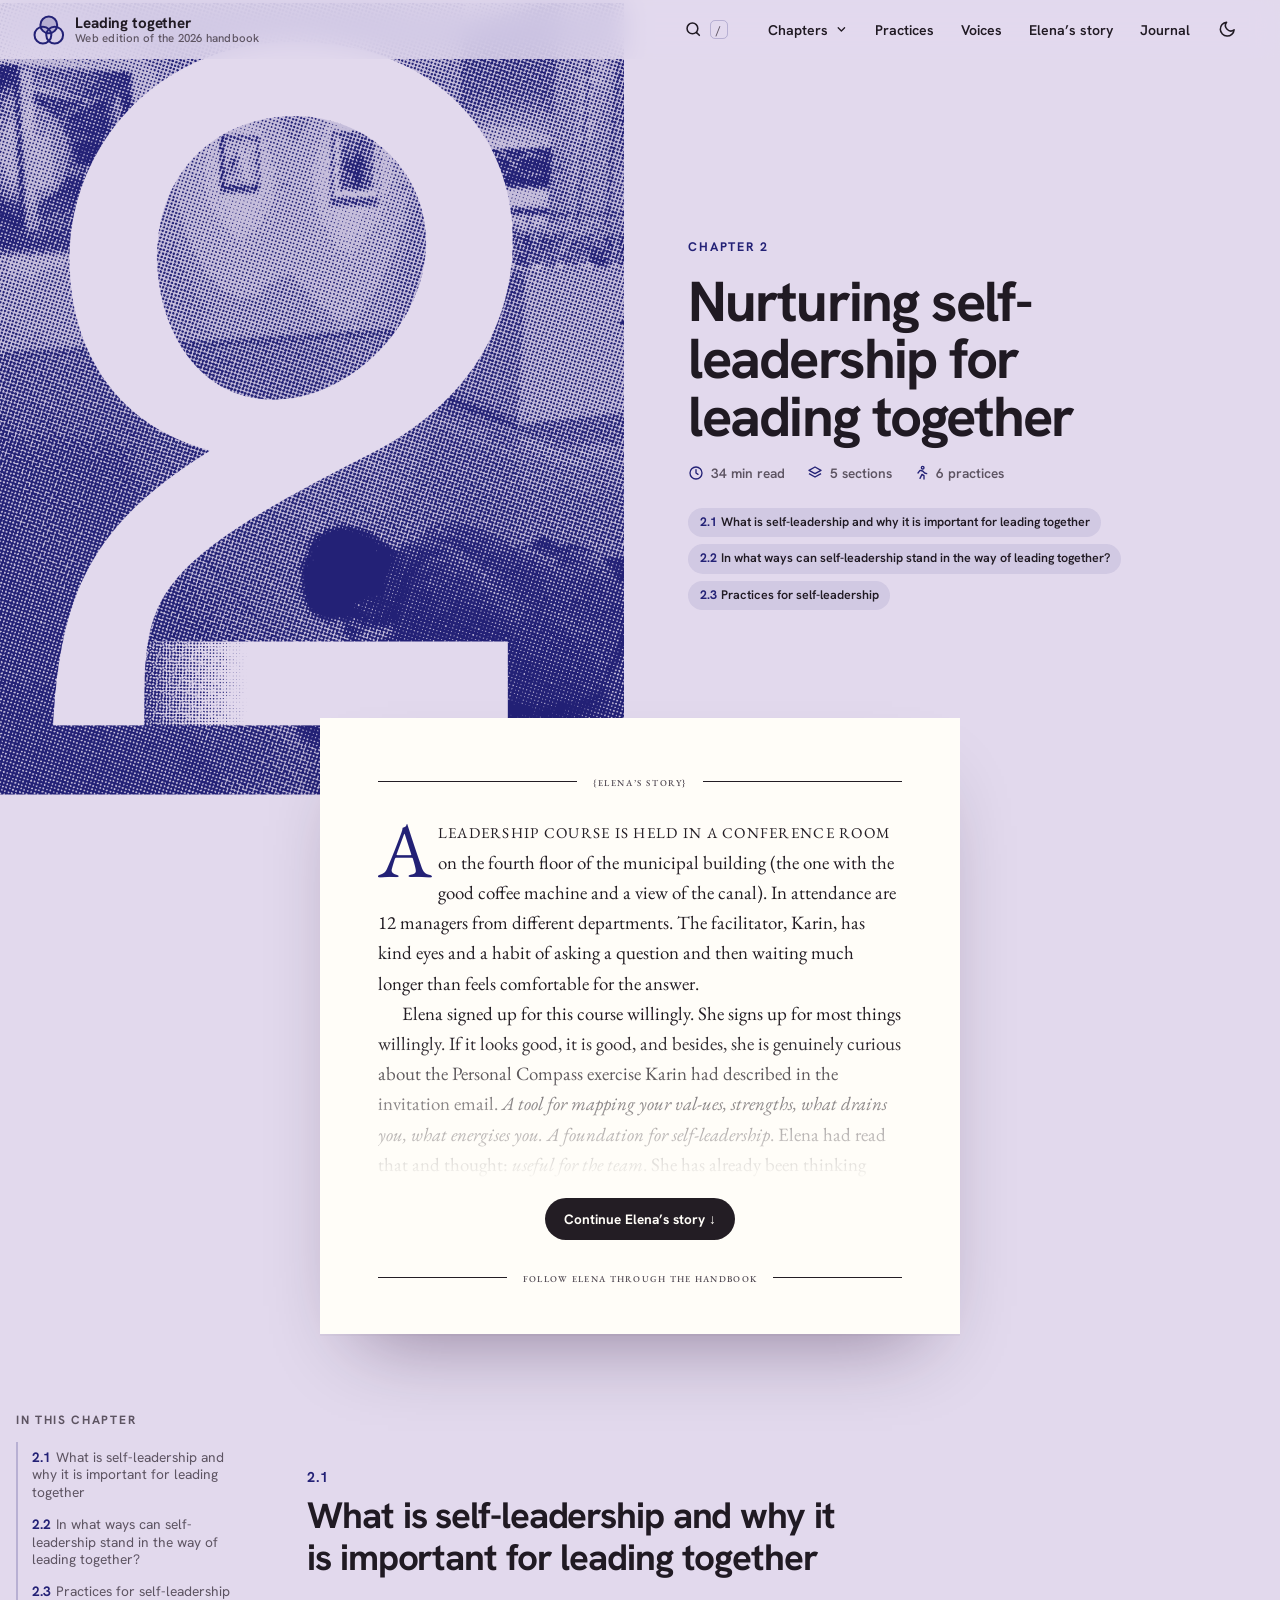
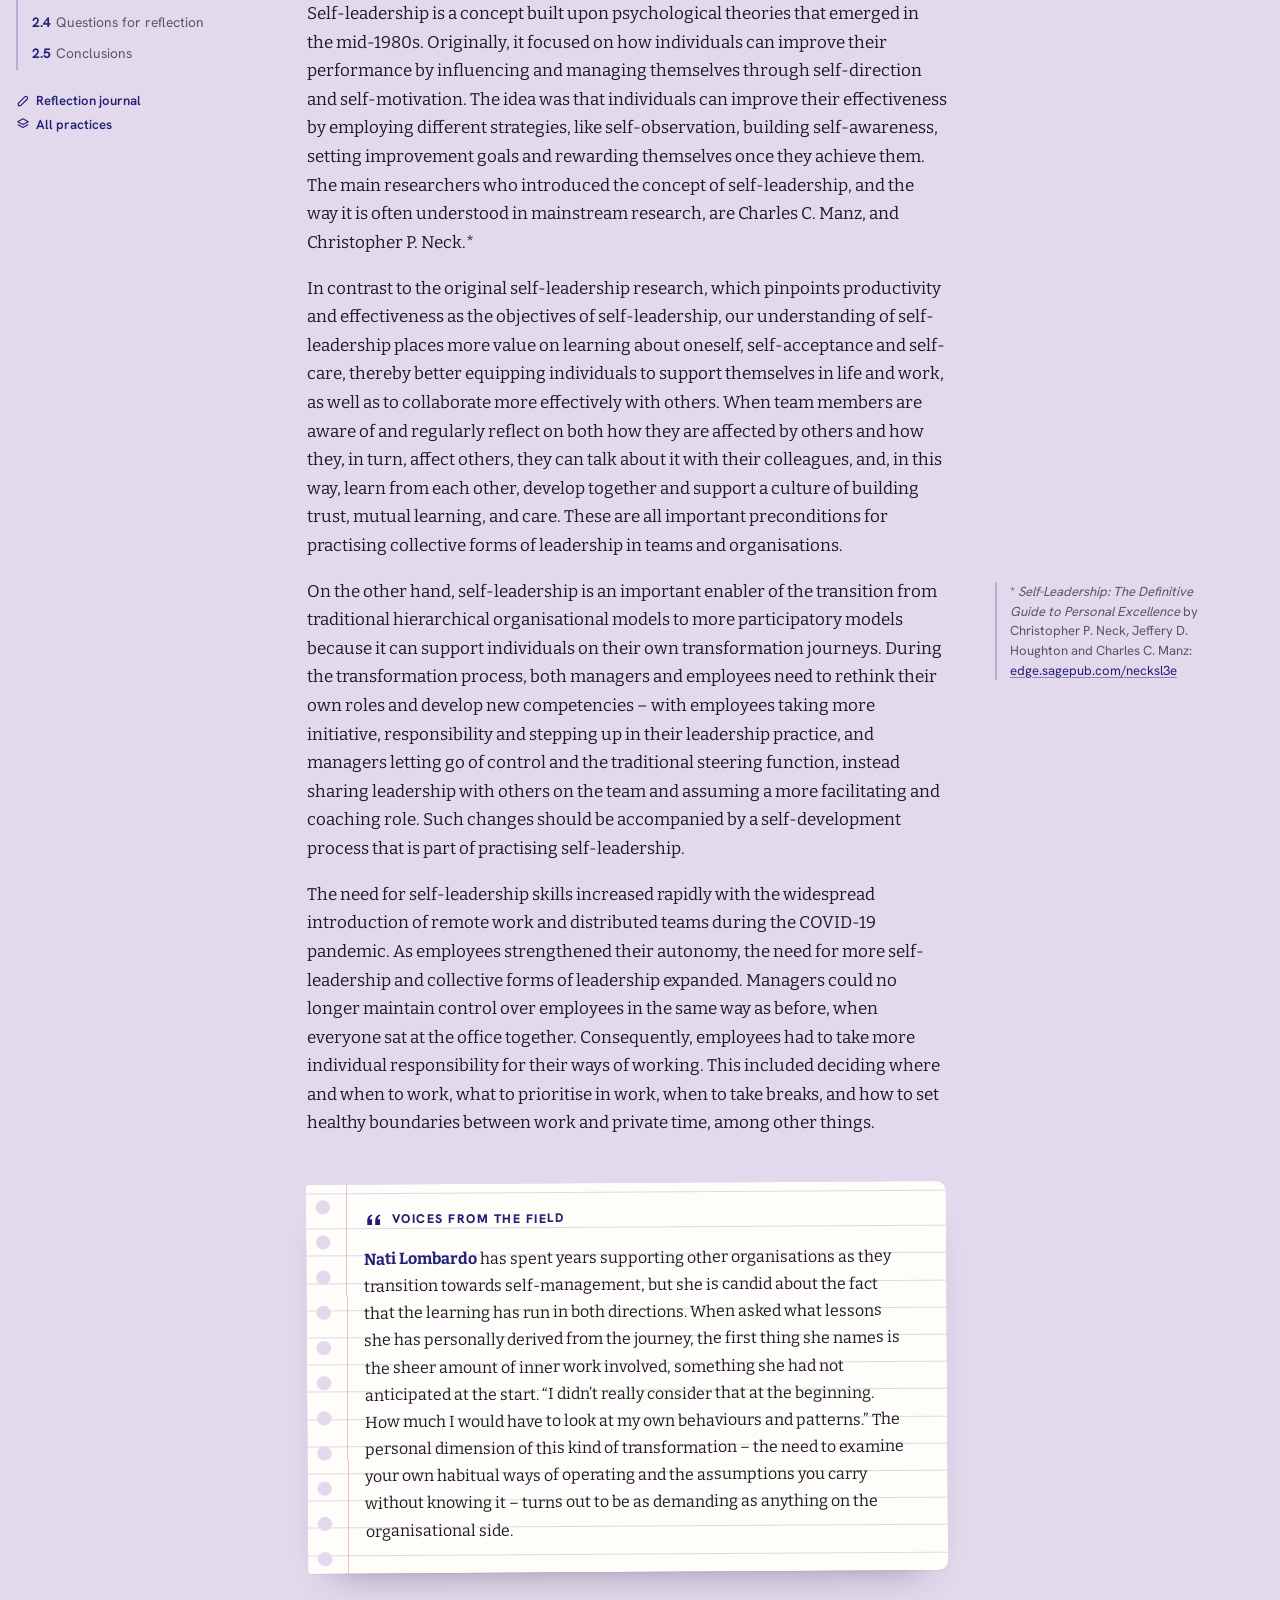
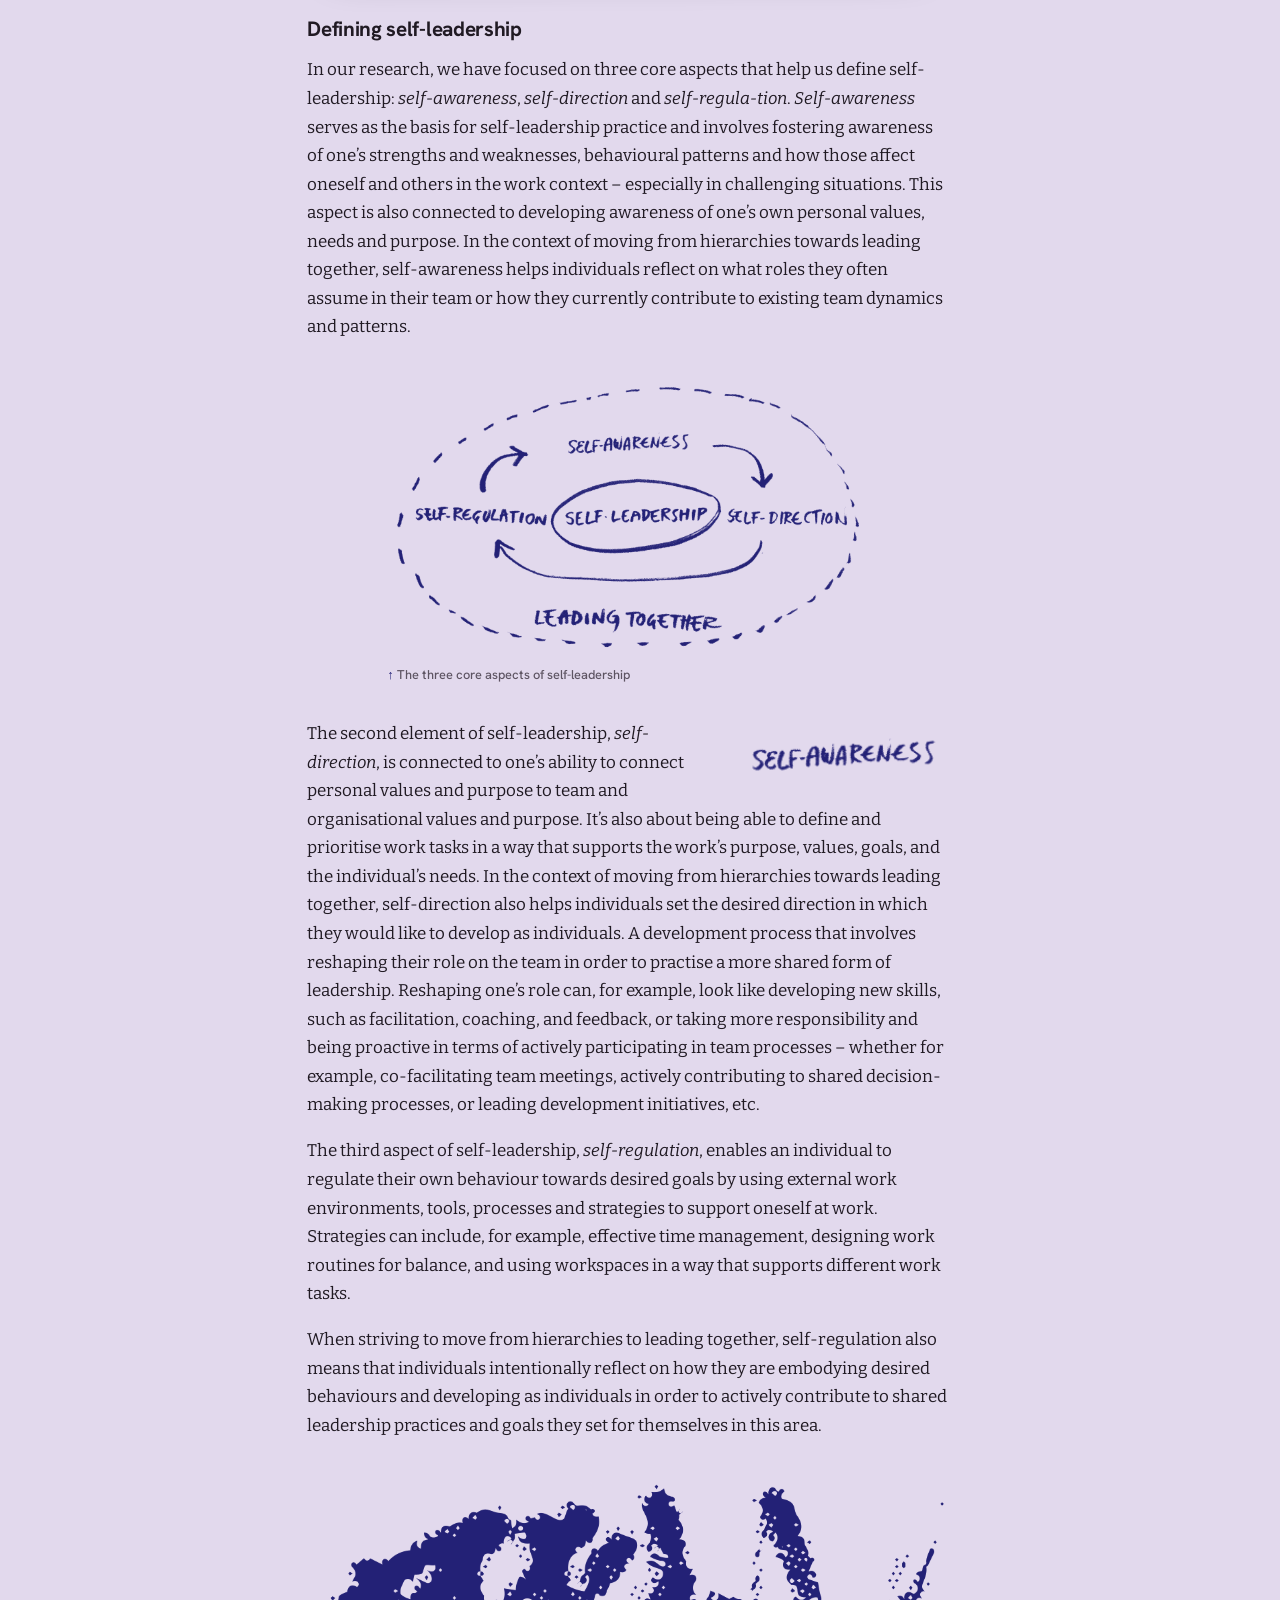
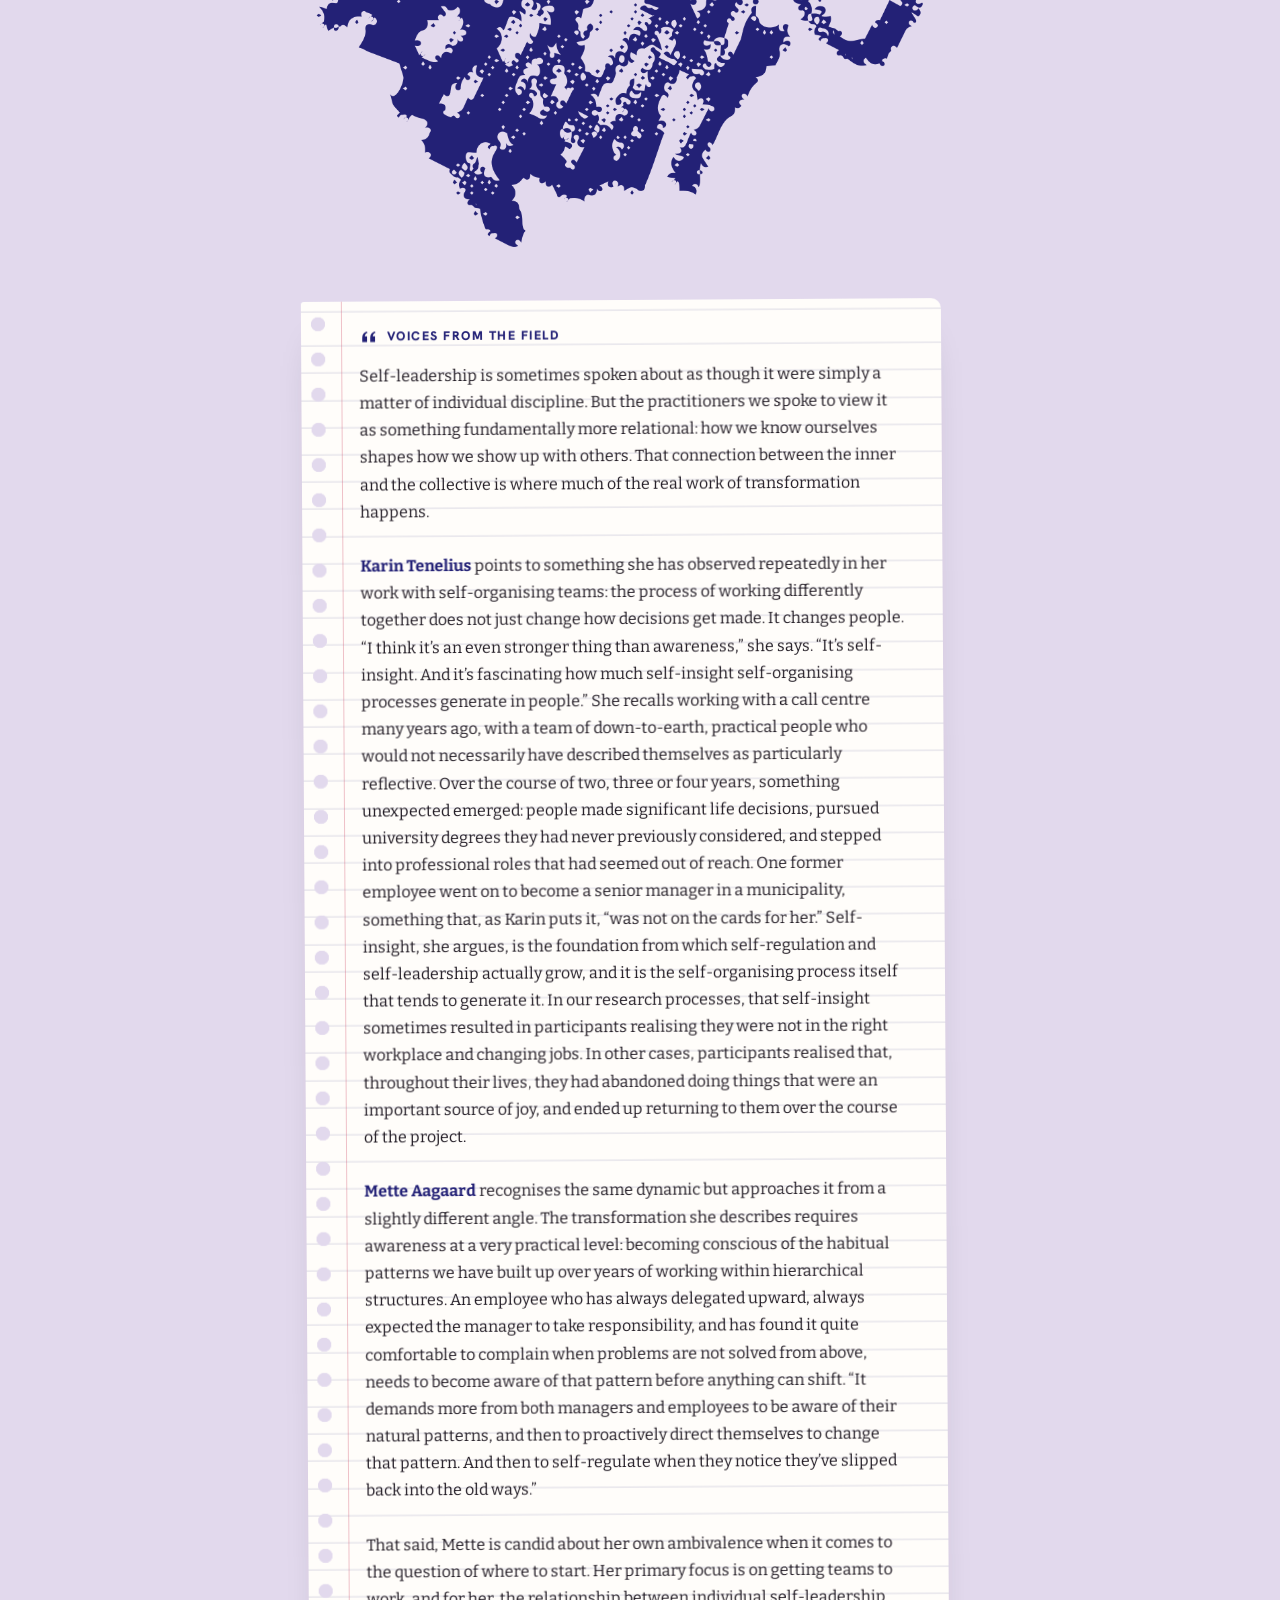
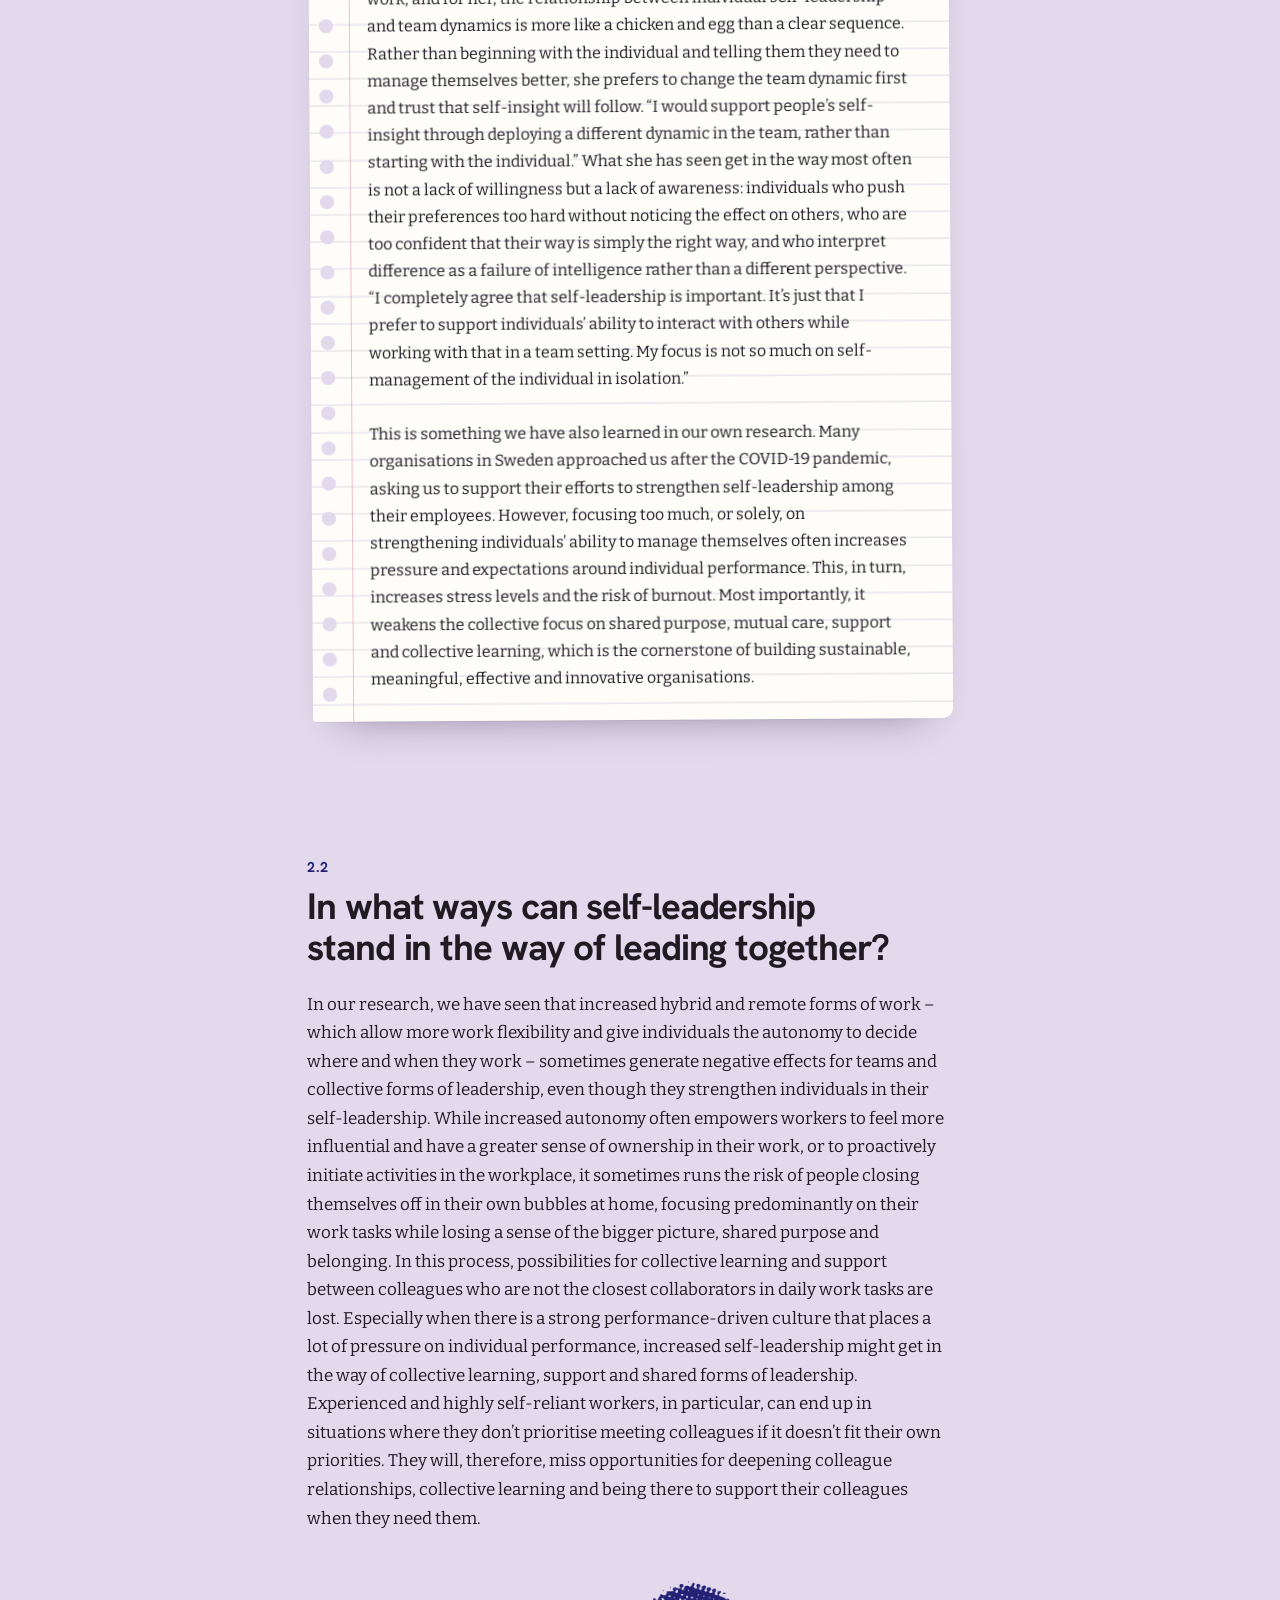
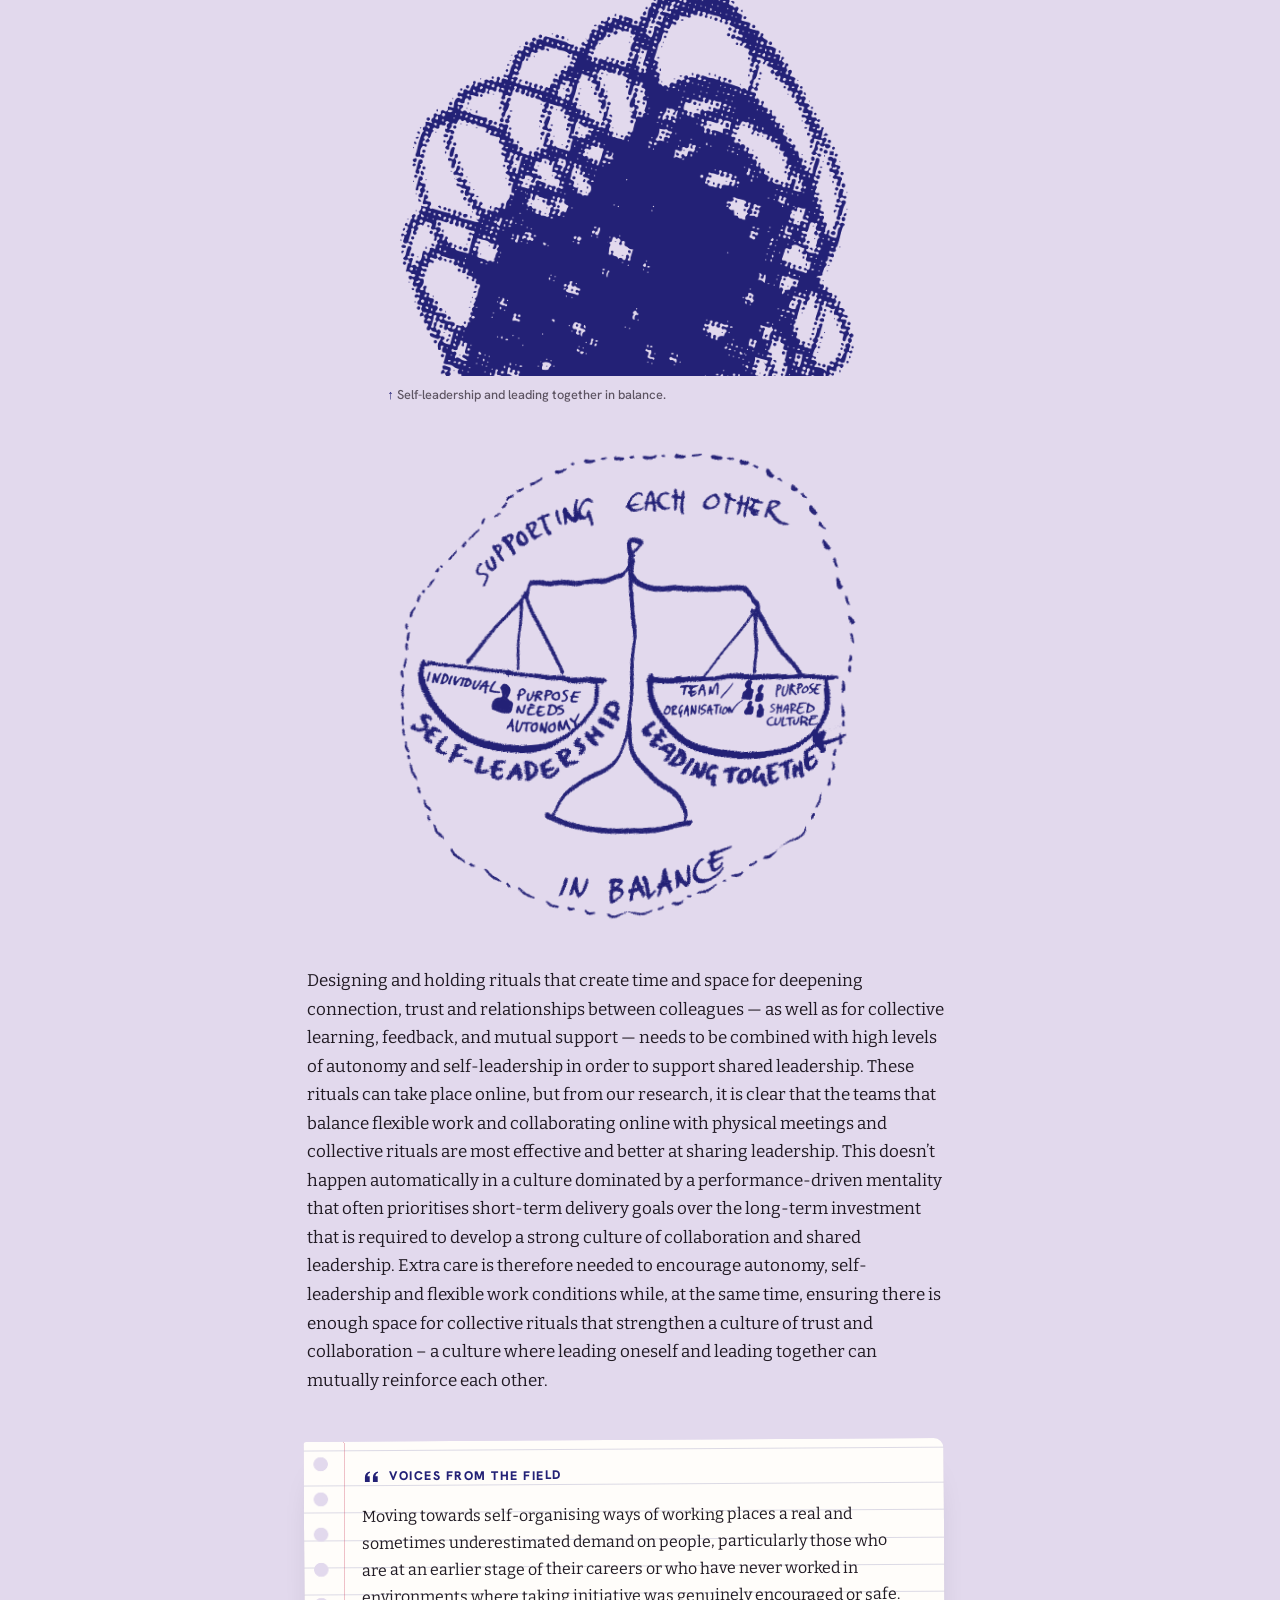
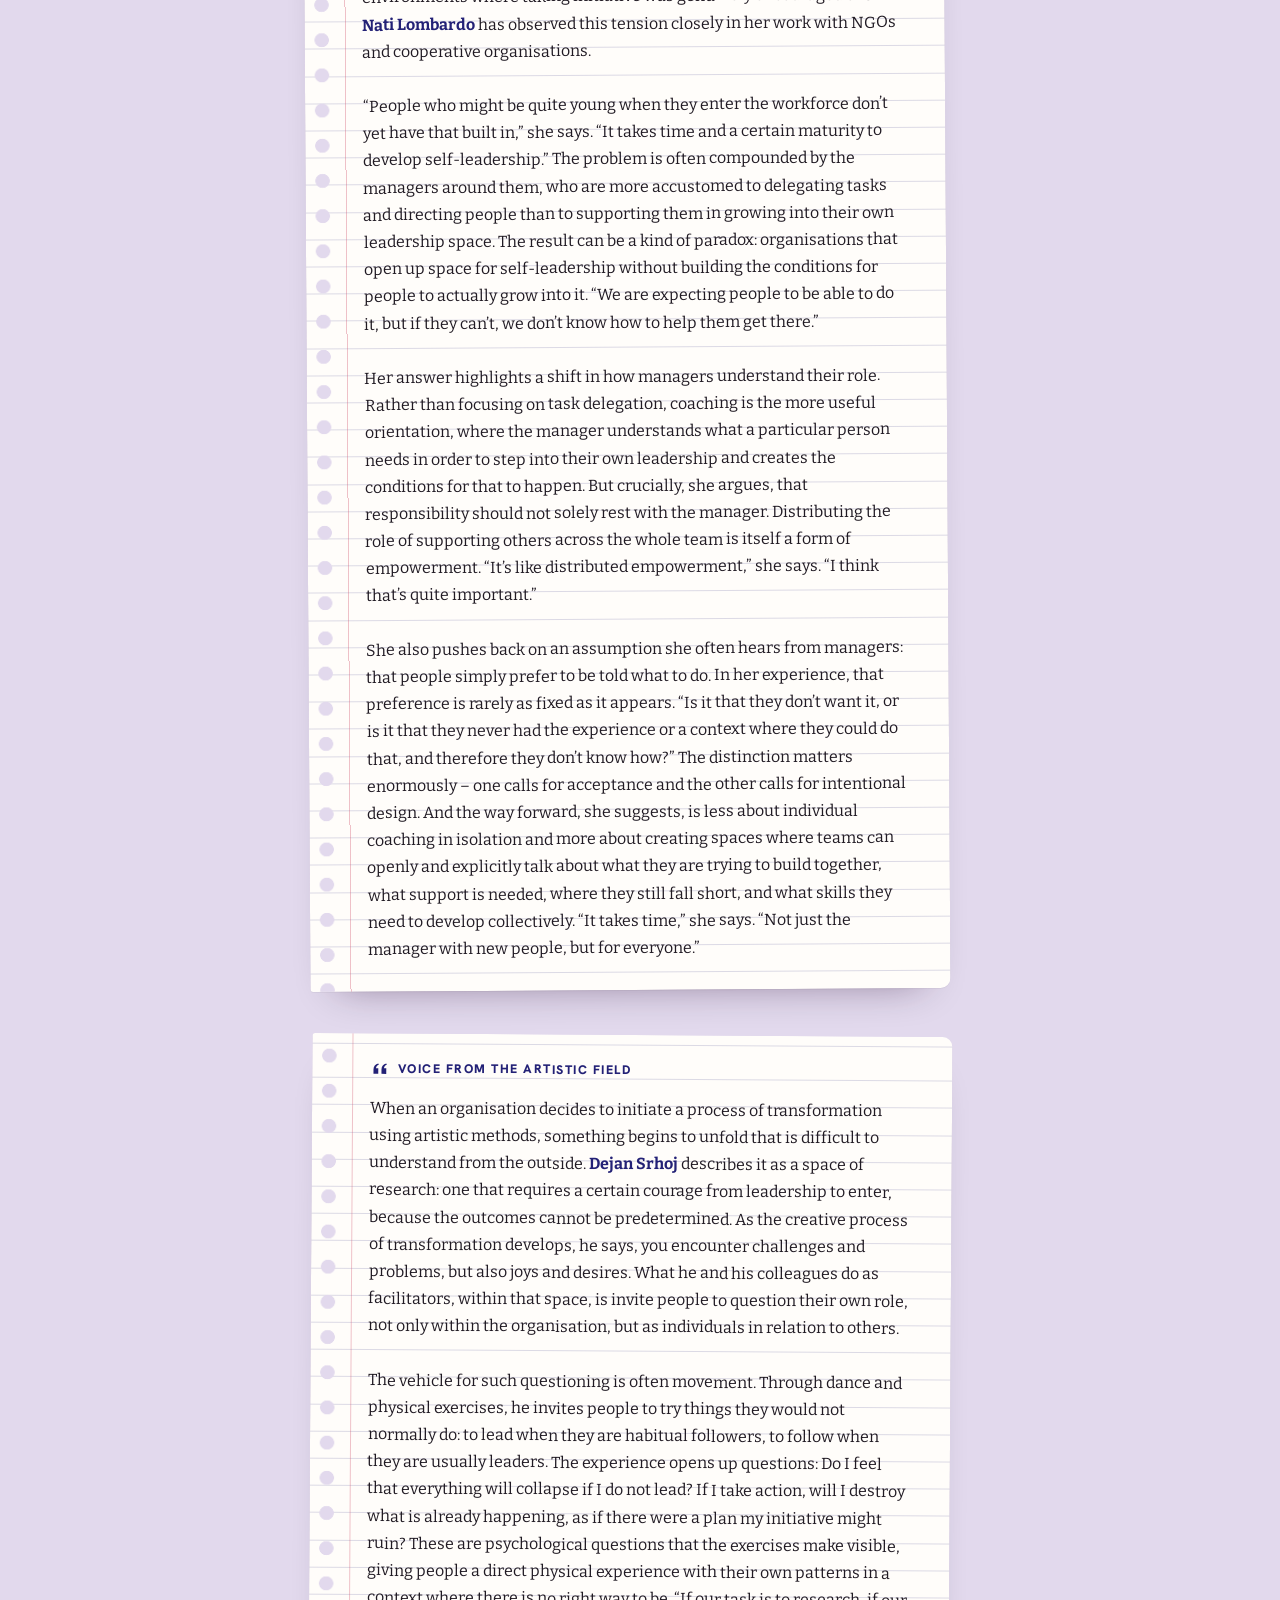
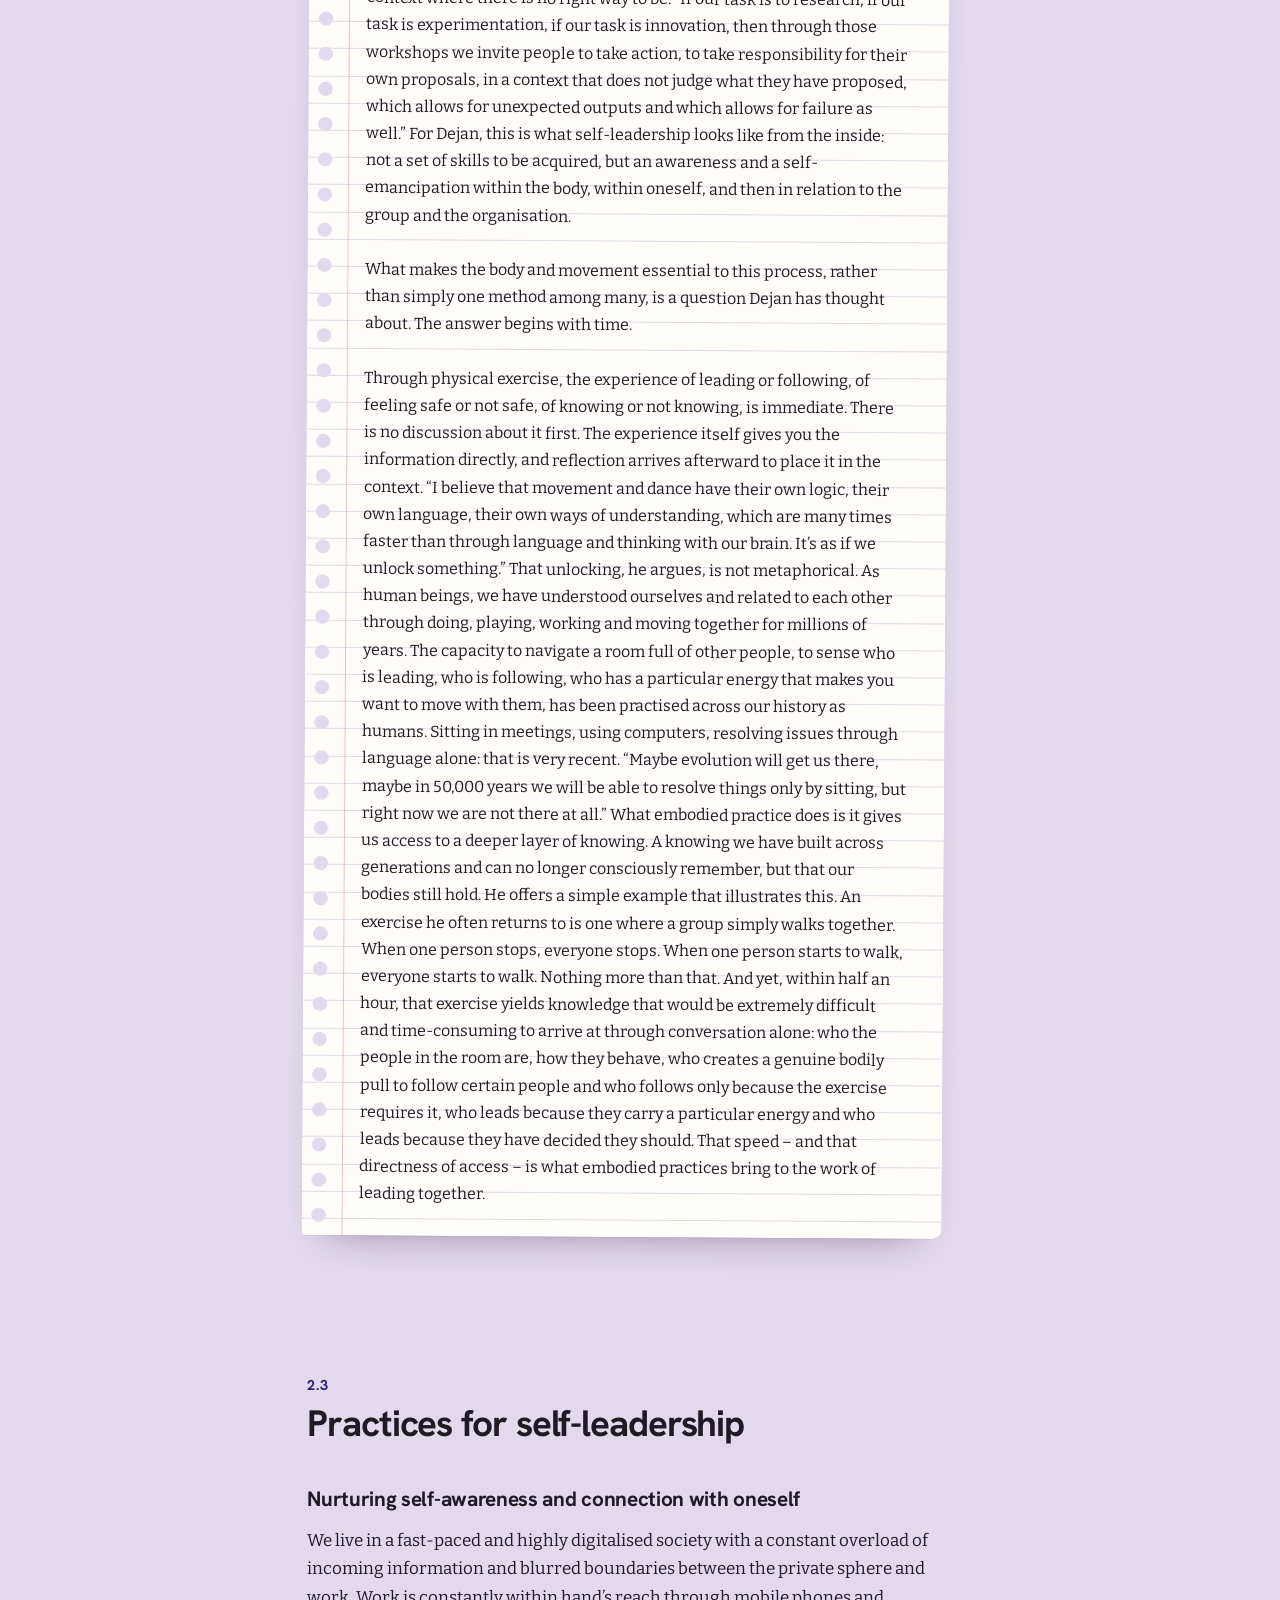
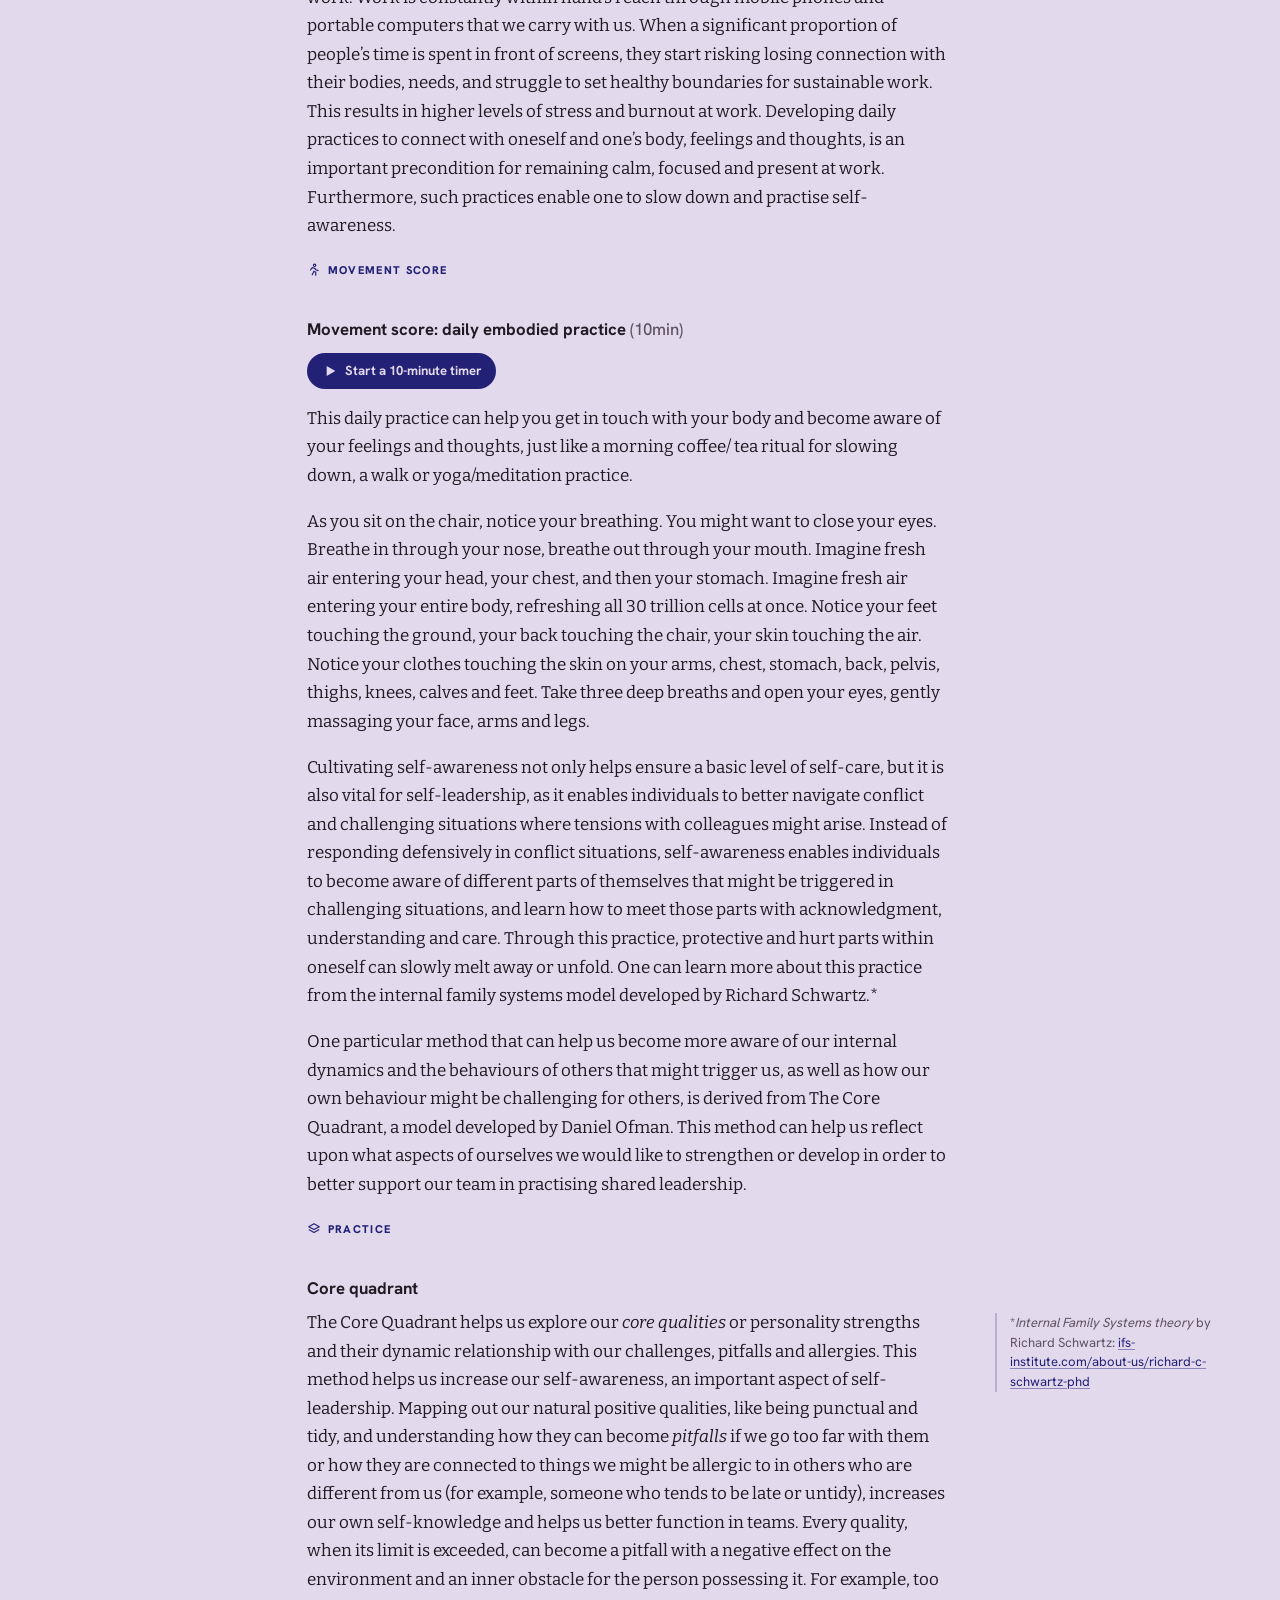
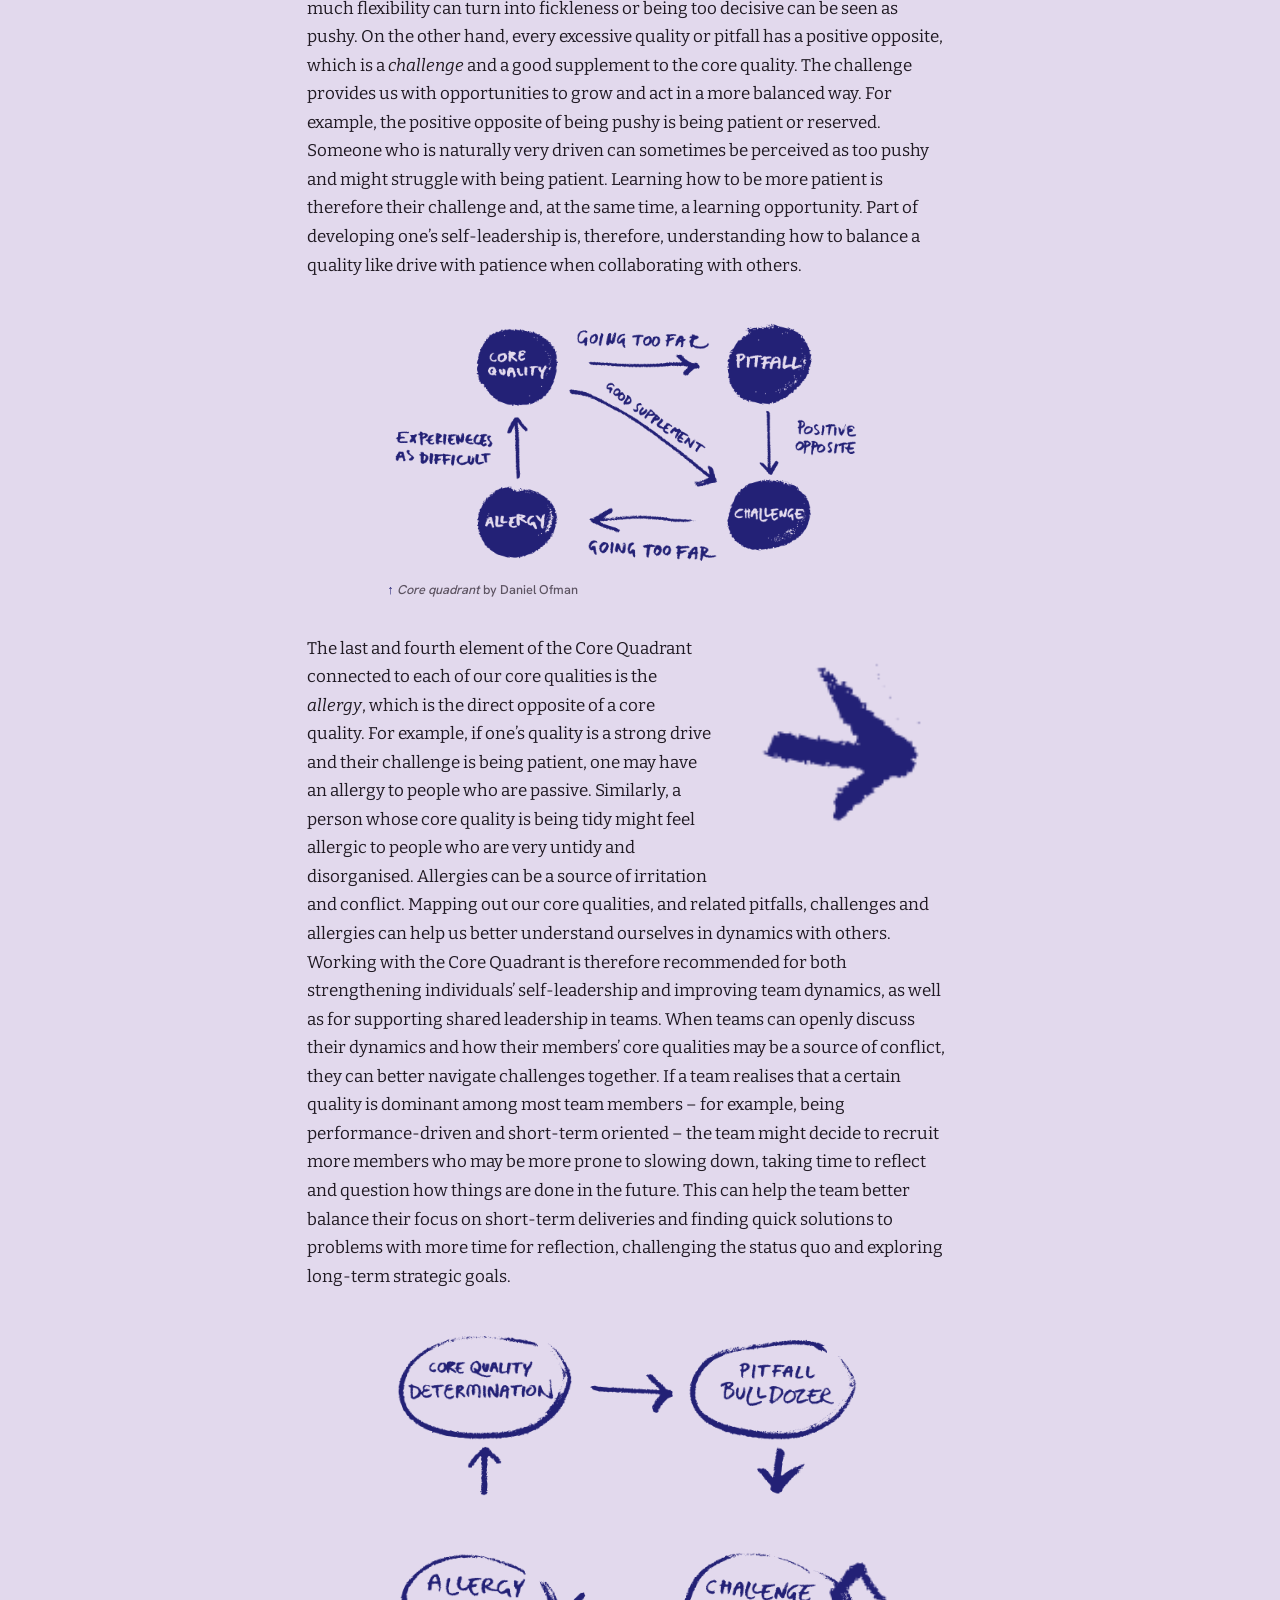
<file: chapter-2.html>
<!doctype html>
<html lang="en">
<head>
<meta charset="utf-8">
<meta name="viewport" content="width=device-width, initial-scale=1">
<title>Chapter 2: Nurturing self-leadership for leading together · Transforming how we lead together</title>
<meta name="description" content="Self-leadership is a concept built upon psychological theories that emerged in the mid-1980s. Originally, it focused on how individuals can improve their performance by influencing">
<meta property="og:title" content="Chapter 2: Nurturing self-leadership for leading together · Transforming how we lead together">
<meta property="og:description" content="Self-leadership is a concept built upon psychological theories that emerged in the mid-1980s. Originally, it focused on how individuals can improve their performance by influencing">
<meta property="og:type" content="book">
<meta property="og:image" content="assets/og.jpg">
<meta name="twitter:card" content="summary_large_image">
<meta name="theme-color" content="#e2d9ed">
<link rel="icon" href="assets/favicon.svg" type="image/svg+xml">
<link rel="preload" href="assets/fonts/bitter-normal-latin.woff2" as="font" type="font/woff2" crossorigin>
<link rel="preload" href="assets/fonts/hanken-grotesk-normal-latin.woff2" as="font" type="font/woff2" crossorigin>
<link rel="stylesheet" href="assets/fonts.css?v=8febec372d">
<link rel="stylesheet" href="assets/style.css?v=8febec372d">
<style>:root{--ink:#232176;--paper:#e2d9ed;--ink-d:#e6dff0;--paper-d:#120f24;--ink-l:#232176;--paper-l:#e2d9ed}</style>
<script>try{var t=JSON.parse(localStorage.getItem("theme"));if(t)document.documentElement.dataset.theme=t}catch(e){}</script>

</head>
<body data-chapter="chapter-2">
<a class="skip" href="#main">Skip to content</a>
<div class="progress" aria-hidden="true"></div>
<header class="topbar">
  <a class="brand" href="index.html" aria-label="Home: Transforming how we lead together"><svg class="brand-mark" viewBox="0 0 40 38" aria-hidden="true"><circle class="c1" cx="20" cy="13" r="10"/><circle class="c2" cx="13" cy="25" r="10"/><circle class="c3" cx="27" cy="25" r="10"/></svg><span>Leading together<small>Web edition of the 2026 handbook</small></span></a>
  <button class="icon-btn search-btn" aria-label="Search the handbook"><svg viewBox="0 0 24 24" fill="none" stroke="currentColor" stroke-width="2" stroke-linecap="round"><circle cx="11" cy="11" r="7"/><path d="m20 20-3.5-3.5"/></svg><kbd>/</kbd></button>
  <nav class="nav" aria-label="Main">
    <div class="chapters-menu">
      <button aria-expanded="false" aria-haspopup="true" aria-current="page">Chapters <svg viewBox="0 0 24 24" fill="none" stroke="currentColor" stroke-width="2.4" stroke-linecap="round" stroke-linejoin="round"><path d="m6 9 6 6 6-6"/></svg></button>
      <div class="chapters-pop"><a class="intro" href="introduction.html" style="--c-ink:#4f0e64;--c-paper:#e9d1e5;--c-ink-d:#ecd8e9;--c-paper-d:#1b0c21"><span class="n">i</span><span>Introduction</span></a><a href="chapter-1.html" style="--c-ink:#4f0e64;--c-paper:#e9d1e5;--c-ink-d:#ecd8e9;--c-paper-d:#1b0c21"><span class="n">1</span><span>Why do we need to change the way we lead and organise our work?</span></a><a href="chapter-2.html" style="--c-ink:#232176;--c-paper:#e2d9ed;--c-ink-d:#e6dff0;--c-paper-d:#120f24"><span class="n">2</span><span>Nurturing self-leadership for leading together</span></a><a href="chapter-3.html" style="--c-ink:#004b1c;--c-paper:#d3eadf;--c-ink-d:#daede4;--c-paper-d:#0b1812"><span class="n">3</span><span>Transforming culture and the way we relate to each other</span></a><a href="chapter-4.html" style="--c-ink:#005e5a;--c-paper:#dfeac6;--c-ink-d:#e4edcf;--c-paper-d:#0b1c1f"><span class="n">4</span><span>Changing roles and competencies for managers and employees</span></a><a href="chapter-5.html" style="--c-ink:#5c5349;--c-paper:#f1f3c2;--c-ink-d:#f2f4c5;--c-paper-d:#1e191b"><span class="n">5</span><span>Embedding participatory structures and processes for leading together</span></a><a href="chapter-6.html" style="--c-ink:#700044;--c-paper:#d8cdd6;--c-ink-d:#ded4dc;--c-paper-d:#22091a"><span class="n">6</span><span>Designing and navigating your own transformation journey</span></a></div>
    </div>
    <a href="practices.html">Practices</a>
    <a href="voices.html">Voices</a>
    <a href="elena.html">Elena’s story</a>
    <a href="journal.html">Journal</a>
    <button class="icon-btn" id="theme-btn" aria-label="Toggle dark mode"><svg viewBox="0 0 24 24" fill="none" stroke="currentColor" stroke-width="2" stroke-linecap="round" stroke-linejoin="round"><path d="M21 12.8A9 9 0 1 1 11.2 3a7 7 0 0 0 9.8 9.8z"/></svg><span class="mobile-only">Dark mode</span></button>
  </nav>
  <button class="icon-btn menu-btn" aria-label="Menu" aria-expanded="false"><svg viewBox="0 0 24 24" fill="none" stroke="currentColor" stroke-width="2" stroke-linecap="round"><path d="M4 7h16M4 12h16M4 17h10"/></svg></button>
</header>
<div class="scrim"></div>
<main id="main">
<header class="ch-hero">
  <div class="photo"><div class="ink-img" data-src="assets/hero/chapter-2.webp" role="img" aria-label="Chapter 2 opening artwork" style="height:100%;-webkit-mask-size:cover;mask-size:cover;-webkit-mask-position:left center;mask-position:left center"></div></div>
  <div class="titles">
    <span class="kicker">Chapter 2</span>
    <h1>Nurturing self-leadership for leading together</h1>
    <div class="meta"><span><svg viewBox="0 0 24 24" fill="none" stroke="currentColor" stroke-width="2" stroke-linecap="round"><circle cx="12" cy="12" r="9"/><path d="M12 7v5l3 2"/></svg> 34 min read</span><span><svg viewBox="0 0 24 24" fill="none" stroke="currentColor" stroke-width="2" stroke-linejoin="round"><path d="m12 3 9 5-9 5-9-5 9-5z"/><path d="m3 13 9 5 9-5"/></svg> 5 sections</span><span><svg viewBox="0 0 24 24" fill="none" stroke="currentColor" stroke-width="2" stroke-linecap="round" stroke-linejoin="round"><circle cx="13" cy="4" r="2"/><path d="m9 20 3-6 3 2v5M6 12l3-4 4 1 3 3 3 1"/></svg> 6 practices</span></div>
    <nav class="jump" aria-label="Sections in this chapter"><a href="#what-is-self-leadership-and-why-it-is-important-for-leading"><b>2.1</b>What is self-leadership and why it is important for leading together</a><a href="#in-what-ways-can-self-leadership-stand-in-the-way-of-leading"><b>2.2</b>In what ways can self-leadership stand in the way of leading together?</a><a href="#practices-for-self-leadership"><b>2.3</b>Practices for self-leadership</a></nav>
  </div>
</header>
<article class="elena collapsible" style="--c-ink:#232176" aria-label="Elena’s story"><div class="elena-head">{elena’s story}</div><div class="elena-body"><p class="first"><span class="drop">A</span> leadership course is held in a conference room on the fourth floor of the municipal building (the one with the good coffee machine and a view of the canal). In attendance are 12 managers from different departments. The facilitator, Karin, has kind eyes and a habit of asking a question and then waiting much longer than feels comfortable for the answer.</p><p>Elena signed up for this course willingly. She signs up for most things willingly. If it looks good, it is good, and besides, she is genuinely curious about the Personal Compass exercise Karin had described in the invitation email. <em>A tool for mapping your val-ues, strengths, what drains you, what energises you. A foundation for self-leadership</em>. Elena had read that and thought: <em>useful for the team</em>. She has already been thinking about who on her team might benefit from it the most. <em>Jonas, probably. Sara</em>.</p><p>Now, Karin is asking everyone to turn to their own Personal Compass.</p><p>The room quiets. Pens are uncapped. Elena looks down at the paper in front of her.</p><p>The compass has six sections. Elena starts with the easy ones. <em>Strengths</em>. Moving her pen quickly, she writes: structured thinking, reliability, navigating complexity, translating strategy into action. <em>That’s true</em>. She knows it’s true because she’s been told it’s true many times, in many performance reviews. She moves on to <em>Values</em>, writing: fairness, responsibility, quality. Elena pauses before adding: <em>Peo-ple</em>. Looking at it, she wonders if <em>People</em> is perhaps too vague. But she doesn’t know how to make it any more specific so she leaves it and moves on.</p><p>She arrives at the box in the centre of the compass which is slightly larger than the others. It reads: <em>What energises you at work?</em></p><p>Elena puts her pen to the paper. She writes: <em>Solving problems</em>. Then she stops. She looks at it for a moment. <em>It’s true. Isn’t it?</em> She is energised by solving problems. By that feeling when a difficult situation untangles. When the right decision becomes clear. When someone comes to her overwhelmed and leaves with a plan. That feeling is real.</p><p>But then something else surfaces. It is quieter and less comfortable: <em>Is that what energises me, or is that just what I’m good at?</em></p><p>Elena tries to think of the last time she felt genuinely energised at work. Not satisfied. Not relieved. Not competent. But <em>energised</em>. The way the word implies something being added rather than depleted.</p><p>She thinks of Mrs. Andersson at the book club. The way her face had looked. She thinks of Jonas’s A3 diagram, spread out on the table during his first week. The hand-drawn lines connecting people. She had felt something then. Not the satisfaction of a problem solved. Something more like… <em>possibility?</em></p><p>Elena doesn’t write anything else in the box. After lunch, Karin introduces the second exercise. “Imagine your ideal work week,” she says. “Not realistic. Not what your calendar looks like. But how you would design it if you could design it from scratch. What kinds of work, rhythms, conversations and spaces would there be?”</p><p>Elena starts writing. <em>Monday: team meeting and weekly planning. Tuesday-Thursday: problem-solving, stakeholder meetings, reviewing outputs, supporting the team with blockers. Friday: wrap-up, reporting, preparation for the following week</em>.</p><p>She reads it back. It looks exactly like her current week. After a pause, she adds: <em>More time for strategic thinking</em>. Karin walks slowly around the room. She stops near Elena, glances at the paper without reading it, then asks the group a question. It’s addressed to no one in particular, but that lands, somehow, specifically in Elena’s thoughts:</p><p>“I’m curious–when you read what you’ve written, does it feel like something you’re dreaming toward? Or something you’re already living?”</p><p>A few people laugh. Elena laughs too. On the train ride home, Elena looks out the window at the city moving past. The canal. The old hospital building that’s been converted into flats. A group of teenagers on bikes.</p><p>She thinks about the compass sitting in her bag. The centre box, half-empty.</p><p>She thinks about something her mother used to say when Elena was a teenager and couldn’t make a decision: “<em>What do you actually want, Elena? Not what makes sense. What do you want?</em>” Elena had always found the question slightly frustrating.</p><p>She pulls out the compass. Reads her list of Strengths. Reads her Values. Reads <em>Solving problems</em> in the centre box, alone.</p><p>She picks up her pen. Underneath, she writes one more line. Small, slightly hesitantly, as if reserving the option to deny that she wrote it:</p><p><em>To see people become more than they thought they could be</em>. She looks at it for a moment. Then she puts the canvas away and opens her email inbox: she has 43 unread messages since this morning.</p></div><button class="more">Continue Elena’s story ↓</button><div class="elena-foot"><a href="elena.html#chapter-2">follow elena through the handbook</a></div></article>
<div class="reader-layout">
  <aside class="toc" aria-label="In this chapter"><h2>In this chapter</h2><ol><li><a href="#what-is-self-leadership-and-why-it-is-important-for-leading"><b>2.1</b>What is self-leadership and why it is important for leading together</a></li><li><a href="#in-what-ways-can-self-leadership-stand-in-the-way-of-leading"><b>2.2</b>In what ways can self-leadership stand in the way of leading together?</a></li><li><a href="#practices-for-self-leadership"><b>2.3</b>Practices for self-leadership</a></li><li><a href="#questions-for-reflection"><b>2.4</b>Questions for reflection</a></li><li><a href="#conclusions"><b>2.5</b>Conclusions</a></li></ol>
    <div class="tools"><a href="journal.html#chapter-2"><svg width=14 height=14 viewBox="0 0 24 24" fill="none" stroke="currentColor" stroke-width="2" stroke-linecap="round" stroke-linejoin="round"><path d="M4 20h4L19 9a2.8 2.8 0 0 0-4-4L4 16v4z"/></svg> Reflection journal</a><a href="practices.html"><svg width=14 height=14 viewBox="0 0 24 24" fill="none" stroke="currentColor" stroke-width="2" stroke-linejoin="round"><path d="m12 3 9 5-9 5-9-5 9-5z"/><path d="m3 13 9 5 9-5"/></svg> All practices</a></div>
  </aside>
  <article class="prose">
<section class="sec" id="what-is-self-leadership-and-why-it-is-important-for-leading"><h2><span class="num">2.1</span>What is self-leadership and why it is important for leading together<a class="anchor" href="#what-is-self-leadership-and-why-it-is-important-for-leading" aria-label="Copy link to this section">#</a></h2>
<p id="t1">Self-leadership is a concept built upon psychological theories that emerged in the mid-1980s. Originally, it focused on how individuals can improve their performance by influencing and managing themselves through self-direction and self-motivation. The idea was that individuals can improve their effectiveness by employing different strategies, like self-observation, building self-awareness, setting improvement goals and rewarding themselves once they achieve them. The main researchers who introduced the concept of self-leadership, and the way it is often understood in mainstream research, are Charles C. Manz, and Christopher P. Neck.*</p>
<p id="t2">In contrast to the original self-leadership research, which pinpoints productivity and effectiveness as the objectives of self-leadership, our understanding of self-leadership places more value on learning about oneself, self-acceptance and self-care, thereby better equipping individuals to support themselves in life and work, as well as to collaborate more effectively with others. When team members are aware of and regularly reflect on both how they are affected by others and how they, in turn, affect others, they can talk about it with their colleagues, and, in this way, learn from each other, develop together and support a culture of building trust, mutual learning, and care. These are all important preconditions for practising collective forms of leadership in teams and organisations.</p>
<aside class="note">* <em>Self-Leadership: The Definitive Guide to Personal Excellence</em> by Christopher P. Neck, Jeffery D. Houghton and Charles C. Manz: <a href="https://edge.sagepub.com/necksl3e" target="_blank" rel="noopener">edge.sagepub.com/necksl3e</a></aside>
<p id="t3">On the other hand, self-leadership is an important enabler of the transition from traditional hierarchical organisational models to more participatory models because it can support individuals on their own transformation journeys. During the transformation process, both managers and employees need to rethink their own roles and develop new competencies – with employees taking more initiative, responsibility and stepping up in their leadership practice, and managers letting go of control and the traditional steering function, instead sharing leadership with others on the team and assuming a more facilitating and coaching role. Such changes should be accompanied by a self-development process that is part of practising self-leadership.</p>
<p id="t4">The need for self-leadership skills increased rapidly with the widespread introduction of remote work and distributed teams during the COVID-19 pandemic. As employees strengthened their autonomy, the need for more self-leadership and collective forms of leadership expanded. Managers could no longer maintain control over employees in the same way as before, when everyone sat at the office together. Consequently, employees had to take more individual responsibility for their ways of working. This included deciding where and when to work, what to prioritise in work, when to take breaks, and how to set healthy boundaries between work and private time, among other things.</p>
<aside class="box box--voices" id="voices-1"><div class="box-label"><svg viewBox="0 0 24 24" fill="currentColor"><path d="M4 18v-5.5C4 8.4 6.3 5.7 10 5l.6 1.6C8.2 7.4 7.3 9 7.2 11H10v7H4zm10 0v-5.5c0-4.1 2.3-6.8 6-7.5l.6 1.6c-2.4.8-3.3 2.4-3.4 4.4H20v7h-6z"/></svg> Voices from the field</div><p id="t5"><span class="speaker">Nati Lombardo</span> has spent years supporting other organisations as they transition towards self-management, but she is candid about the fact that the learning has run in both directions. When asked what lessons she has personally derived from the journey, the first thing she names is the sheer amount of inner work involved, something she had not anticipated at the start. “I didn’t really consider that at the beginning. How much I would have to look at my own behaviours and patterns.” The personal dimension of this kind of transformation – the need to examine your own habitual ways of operating and the assumptions you carry without knowing it – turns out to be as demanding as anything on the organisational side.</p></aside>
<h3 id="defining-self-leadership">Defining self-leadership<a class="anchor" href="#defining-self-leadership" aria-label="Copy link to this heading">#</a></h3>
<p id="t6">In our research, we have focused on three core aspects that help us define self-leadership: <em>self-awareness</em>, <em>self-direction</em> and <em>self-regula-tion</em>. <em>Self-awareness</em> serves as the basis for self-leadership practice and involves fostering awareness of one’s strengths and weaknesses, behavioural patterns and how those affect oneself and others in the work context – especially in challenging situations. This aspect is also connected to developing awareness of one’s own personal values, needs and purpose. In the context of moving from hierarchies towards leading together, self-awareness helps individuals reflect on what roles they often assume in their team or how they currently contribute to existing team dynamics and patterns.</p>
<figure class="fig fig--medium zoomable"><div class="ink-img" role="img" aria-label="The three core aspects of self-leadership" data-src="assets/art/p36-0.webp" style="aspect-ratio:700/408"></div><figcaption>The three core aspects of self-leadership</figcaption></figure>
<figure class="fig fig--small"><div class="ink-img" role="img" aria-label="Illustration" data-src="assets/art/p36-1.webp" style="aspect-ratio:200/56"></div></figure>
<p id="t7">The second element of self-leadership, <em>self-direction</em>, is connected to one’s ability to connect personal values and purpose to team and organisational values and purpose. It’s also about being able to define and prioritise work tasks in a way that supports the work’s purpose, values, goals, and the individual’s needs. In the context of moving from hierarchies towards leading together, self-direction also helps individuals set the desired direction in which they would like to develop as individuals. A development process that involves reshaping their role on the team in order to practise a more shared form of leadership. Reshaping one’s role can, for example, look like developing new skills, such as facilitation, coaching, and feedback, or taking more responsibility and being proactive in terms of actively participating in team processes – whether for example, co-facilitating team meetings, actively contributing to shared decision-making processes, or leading development initiatives, etc.</p>
<p id="t8">The third aspect of self-leadership, <em>self-regulation</em>, enables an individual to regulate their own behaviour towards desired goals by using external work environments, tools, processes and strategies to support oneself at work. Strategies can include, for example, effective time management, designing work routines for balance, and using workspaces in a way that supports different work tasks.</p>
<p id="t9">When striving to move from hierarchies to leading together, self-regulation also means that individuals intentionally reflect on how they are embodying desired behaviours and developing as individuals in order to actively contribute to shared leadership practices and goals they set for themselves in this area.</p>
<figure class="fig  zoomable"><div class="ink-img" role="img" aria-label="Illustration" data-src="assets/art/p36-3.webp" style="aspect-ratio:952/564"></div></figure>
<aside class="box box--voices" id="voices-2"><div class="box-label"><svg viewBox="0 0 24 24" fill="currentColor"><path d="M4 18v-5.5C4 8.4 6.3 5.7 10 5l.6 1.6C8.2 7.4 7.3 9 7.2 11H10v7H4zm10 0v-5.5c0-4.1 2.3-6.8 6-7.5l.6 1.6c-2.4.8-3.3 2.4-3.4 4.4H20v7h-6z"/></svg> Voices from the field</div><p id="t10">Self-leadership is sometimes spoken about as though it were simply a matter of individual discipline. But the practitioners we spoke to view it as something fundamentally more relational: how we know ourselves shapes how we show up with others. That connection between the inner and the collective is where much of the real work of transformation happens.</p>
<p id="t11"><span class="speaker">Karin Tenelius</span> points to something she has observed repeatedly in her work with self-organising teams: the process of working differently together does not just change how decisions get made. It changes people. “I think it’s an even stronger thing than awareness,” she says. “It’s self-insight. And it’s fascinating how much self-insight self-organising processes generate in people.” She recalls working with a call centre many years ago, with a team of down-to-earth, practical people who would not necessarily have described themselves as particularly reflective. Over the course of two, three or four years, something unexpected emerged: people made significant life decisions, pursued university degrees they had never previously considered, and stepped into professional roles that had seemed out of reach. One former employee went on to become a senior manager in a municipality, something that, as Karin puts it, “was not on the cards for her.” Self-insight, she argues, is the foundation from which self-regulation and self-leadership actually grow, and it is the self-organising process itself that tends to generate it. In our research processes, that self-insight sometimes resulted in participants realising they were not in the right workplace and changing jobs. In other cases, participants realised that, throughout their lives, they had abandoned doing things that were an important source of joy, and ended up returning to them over the course of the project.</p>
<p id="t12"><span class="speaker">Mette Aagaard</span> recognises the same dynamic but approaches it from a slightly different angle. The transformation she describes requires awareness at a very practical level: becoming conscious of the habitual patterns we have built up over years of working within hierarchical structures. An employee who has always delegated upward, always expected the manager to take responsibility, and has found it quite comfortable to complain when problems are not solved from above, needs to become aware of that pattern before anything can shift. “It demands more from both managers and employees to be aware of their natural patterns, and then to proactively direct themselves to change that pattern. And then to self-regulate when they notice they’ve slipped back into the old ways.”</p>
<p id="t13">That said, Mette is candid about her own ambivalence when it comes to the question of where to start. Her primary focus is on getting teams to work, and for her, the relationship between individual self-leadership and team dynamics is more like a chicken and egg than a clear sequence. Rather than beginning with the individual and telling them they need to manage themselves better, she prefers to change the team dynamic first and trust that self-insight will follow. “I would support people’s self-insight through deploying a different dynamic in the team, rather than starting with the individual.” What she has seen get in the way most often is not a lack of willingness but a lack of awareness: individuals who push their preferences too hard without noticing the effect on others, who are too confident that their way is simply the right way, and who interpret difference as a failure of intelligence rather than a different perspective. “I completely agree that self-leadership is important. It’s just that I prefer to support individuals’ ability to interact with others while working with that in a team setting. My focus is not so much on self-management of the individual in isolation.”</p>
<p id="t14">This is something we have also learned in our own research. Many organisations in Sweden approached us after the COVID-19 pandemic, asking us to support their efforts to strengthen self-leadership among their employees. However, focusing too much, or solely, on strengthening individuals’ ability to manage themselves often increases pressure and expectations around individual performance. This, in turn, increases stress levels and the risk of burnout. Most importantly, it weakens the collective focus on shared purpose, mutual care, support and collective learning, which is the cornerstone of building sustainable, meaningful, effective and innovative organisations.</p></aside>
</section>
<section class="sec" id="in-what-ways-can-self-leadership-stand-in-the-way-of-leading"><h2><span class="num">2.2</span>In what ways can self-leadership stand in the way of leading together?<a class="anchor" href="#in-what-ways-can-self-leadership-stand-in-the-way-of-leading" aria-label="Copy link to this section">#</a></h2>
<p id="t15">In our research, we have seen that increased hybrid and remote forms of work – which allow more work flexibility and give individuals the autonomy to decide where and when they work – sometimes generate negative effects for teams and collective forms of leadership, even though they strengthen individuals in their self-leadership. While increased autonomy often empowers workers to feel more influential and have a greater sense of ownership in their work, or to proactively initiate activities in the workplace, it sometimes runs the risk of people closing themselves off in their own bubbles at home, focusing predominantly on their work tasks while losing a sense of the bigger picture, shared purpose and belonging. In this process, possibilities for collective learning and support between colleagues who are not the closest collaborators in daily work tasks are lost. Especially when there is a strong performance-driven culture that places a lot of pressure on individual performance, increased self-leadership might get in the way of collective learning, support and shared forms of leadership. Experienced and highly self-reliant workers, in particular, can end up in situations where they don’t prioritise meeting colleagues if it doesn’t fit their own priorities. They will, therefore, miss opportunities for deepening colleague relationships, collective learning and being there to support their colleagues when they need them.</p>
<figure class="fig fig--medium"><div class="ink-img" role="img" aria-label="Self-leadership and leading together in balance." data-src="assets/art/p38-1.webp" style="aspect-ratio:536/456"></div><figcaption>Self-leadership and leading together in balance.</figcaption></figure>
<figure class="fig fig--medium"><div class="ink-img" role="img" aria-label="Illustration" data-src="assets/art/p38-0.webp" style="aspect-ratio:488/500"></div></figure>
<p id="t16">Designing and holding rituals that create time and space for deepening connection, trust and relationships between colleagues — as well as for collective learning, feedback, and mutual support — needs to be combined with high levels of autonomy and self-leadership in order to support shared leadership. These rituals can take place online, but from our research, it is clear that the teams that balance flexible work and collaborating online with physical meetings and collective rituals are most effective and better at sharing leadership. This doesn’t happen automatically in a culture dominated by a performance-driven mentality that often prioritises short-term delivery goals over the long-term investment that is required to develop a strong culture of collaboration and shared leadership. Extra care is therefore needed to encourage autonomy, self-leadership and flexible work conditions while, at the same time, ensuring there is enough space for collective rituals that strengthen a culture of trust and collaboration – a culture where leading oneself and leading together can mutually reinforce each other.</p>
<aside class="box box--voices" id="voices-3"><div class="box-label"><svg viewBox="0 0 24 24" fill="currentColor"><path d="M4 18v-5.5C4 8.4 6.3 5.7 10 5l.6 1.6C8.2 7.4 7.3 9 7.2 11H10v7H4zm10 0v-5.5c0-4.1 2.3-6.8 6-7.5l.6 1.6c-2.4.8-3.3 2.4-3.4 4.4H20v7h-6z"/></svg> Voices from the field</div><p id="t17">Moving towards self-organising ways of working places a real and sometimes underestimated demand on people, particularly those who are at an earlier stage of their careers or who have never worked in environments where taking initiative was genuinely encouraged or safe. <span class="speaker">Nati Lombardo</span> has observed this tension closely in her work with NGOs and cooperative organisations.</p>
<p id="t18">“People who might be quite young when they enter the workforce don’t yet have that built in,” she says. “It takes time and a certain maturity to develop self-leadership.” The problem is often compounded by the managers around them, who are more accustomed to delegating tasks and directing people than to supporting them in growing into their own leadership space. The result can be a kind of paradox: organisations that open up space for self-leadership without building the conditions for people to actually grow into it. “We are expecting people to be able to do it, but if they can’t, we don’t know how to help them get there.”</p>
<p id="t19">Her answer highlights a shift in how managers understand their role. Rather than focusing on task delegation, coaching is the more useful orientation, where the manager understands what a particular person needs in order to step into their own leadership and creates the conditions for that to happen. But crucially, she argues, that responsibility should not solely rest with the manager. Distributing the role of supporting others across the whole team is itself a form of empowerment. “It’s like distributed empowerment,” she says. “I think that’s quite important.”</p>
<p id="t20">She also pushes back on an assumption she often hears from managers: that people simply prefer to be told what to do. In her experience, that preference is rarely as fixed as it appears. “Is it that they don’t want it, or is it that they never had the experience or a context where they could do that, and therefore they don’t know how?” The distinction matters enormously – one calls for acceptance and the other calls for intentional design. And the way forward, she suggests, is less about individual coaching in isolation and more about creating spaces where teams can openly and explicitly talk about what they are trying to build together, what support is needed, where they still fall short, and what skills they need to develop collectively. “It takes time,” she says. “Not just the manager with new people, but for everyone.”</p></aside>
<aside class="box box--artistic" id="artistic-4"><div class="box-label"><svg viewBox="0 0 24 24" fill="currentColor"><path d="M4 18v-5.5C4 8.4 6.3 5.7 10 5l.6 1.6C8.2 7.4 7.3 9 7.2 11H10v7H4zm10 0v-5.5c0-4.1 2.3-6.8 6-7.5l.6 1.6c-2.4.8-3.3 2.4-3.4 4.4H20v7h-6z"/></svg> Voice from the artistic field</div><p id="t21">When an organisation decides to initiate a process of transformation using artistic methods, something begins to unfold that is difficult to understand from the outside. <span class="speaker">Dejan Srhoj</span> describes it as a space of research: one that requires a certain courage from leadership to enter, because the outcomes cannot be predetermined. As the creative process of transformation develops, he says, you encounter challenges and problems, but also joys and desires. What he and his colleagues do as facilitators, within that space, is invite people to question their own role, not only within the organisation, but as individuals in relation to others.</p>
<p id="t22">The vehicle for such questioning is often movement. Through dance and physical exercises, he invites people to try things they would not normally do: to lead when they are habitual followers, to follow when they are usually leaders. The experience opens up questions: Do I feel that everything will collapse if I do not lead? If I take action, will I destroy what is already happening, as if there were a plan my initiative might ruin? These are psychological questions that the exercises make visible, giving people a direct physical experience with their own patterns in a context where there is no right way to be. “If our task is to research, if our task is experimentation, if our task is innovation, then through those workshops we invite people to take action, to take responsibility for their own proposals, in a context that does not judge what they have proposed, which allows for unexpected outputs and which allows for failure as well.” For Dejan, this is what self-leadership looks like from the inside: not a set of skills to be acquired, but an awareness and a self-emancipation within the body, within oneself, and then in relation to the group and the organisation.</p>
<p id="t23">What makes the body and movement essential to this process, rather than simply one method among many, is a question Dejan has thought about. The answer begins with time.</p>
<p id="t24">Through physical exercise, the experience of leading or following, of feeling safe or not safe, of knowing or not knowing, is immediate. There is no discussion about it first. The experience itself gives you the information directly, and reflection arrives afterward to place it in the context. “I believe that movement and dance have their own logic, their own language, their own ways of understanding, which are many times faster than through language and thinking with our brain. It’s as if we unlock something.” That unlocking, he argues, is not metaphorical. As human beings, we have understood ourselves and related to each other through doing, playing, working and moving together for millions of years. The capacity to navigate a room full of other people, to sense who is leading, who is following, who has a particular energy that makes you want to move with them, has been practised across our history as humans. Sitting in meetings, using computers, resolving issues through language alone: that is very recent. “Maybe evolution will get us there, maybe in 50,000 years we will be able to resolve things only by sitting, but right now we are not there at all.” What embodied practice does is it gives us access to a deeper layer of knowing. A knowing we have built across generations and can no longer consciously remember, but that our bodies still hold. He offers a simple example that illustrates this. An exercise he often returns to is one where a group simply walks together. When one person stops, everyone stops. When one person starts to walk, everyone starts to walk. Nothing more than that. And yet, within half an hour, that exercise yields knowledge that would be extremely difficult and time-consuming to arrive at through conversation alone: who the people in the room are, how they behave, who creates a genuine bodily pull to follow certain people and who follows only because the exercise requires it, who leads because they carry a particular energy and who leads because they have decided they should. That speed – and that directness of access – is what embodied practices bring to the work of leading together.</p></aside>
</section>
<section class="sec" id="practices-for-self-leadership"><h2><span class="num">2.3</span>Practices for self-leadership<a class="anchor" href="#practices-for-self-leadership" aria-label="Copy link to this section">#</a></h2>
<h3 id="nurturing-self-awareness-and-connection-with-oneself">Nurturing self-awareness and connection with oneself<a class="anchor" href="#nurturing-self-awareness-and-connection-with-oneself" aria-label="Copy link to this heading">#</a></h3>
<p id="t25">We live in a fast-paced and highly digitalised society with a constant overload of incoming information and blurred boundaries between the private sphere and work. Work is constantly within hand’s reach through mobile phones and portable computers that we carry with us. When a significant proportion of people’s time is spent in front of screens, they start risking losing connection with their bodies, needs, and struggle to set healthy boundaries for sustainable work. This results in higher levels of stress and burnout at work. Developing daily practices to connect with oneself and one’s body, feelings and thoughts, is an important precondition for remaining calm, focused and present at work. Furthermore, such practices enable one to slow down and practise self-awareness.</p>
<div class="practice-mark"><svg width="14" height="14" viewBox="0 0 24 24" fill="none" stroke="currentColor" stroke-width="2" stroke-linecap="round" stroke-linejoin="round"><circle cx="13" cy="4" r="2"/><path d="m9 20 3-6 3 2v5M6 12l3-4 4 1 3 3 3 1"/></svg> Movement score</div><h4 id="movement-score-daily-embodied-practice">Movement score: daily embodied practice <em>(10min)</em><a class="anchor" href="#movement-score-daily-embodied-practice" aria-label="Copy link to this heading">#</a></h4><button class="timer-btn" data-minutes="10" data-label="Movement score: daily embodied practice"><svg viewBox="0 0 24 24" fill="currentColor"><path d="M7 4.5v15l13-7.5z"/></svg> Start a 10-minute timer</button>
<p id="t26">This daily practice can help you get in touch with your body and become aware of your feelings and thoughts, just like a morning coffee/ tea ritual for slowing down, a walk or yoga/meditation practice.</p>
<p id="t27">As you sit on the chair, notice your breathing. You might want to close your eyes. Breathe in through your nose, breathe out through your mouth. Imagine fresh air entering your head, your chest, and then your stomach. Imagine fresh air entering your entire body, refreshing all 30 trillion cells at once. Notice your feet touching the ground, your back touching the chair, your skin touching the air. Notice your clothes touching the skin on your arms, chest, stomach, back, pelvis, thighs, knees, calves and feet. Take three deep breaths and open your eyes, gently massaging your face, arms and legs.</p>
<p id="t28">Cultivating self-awareness not only helps ensure a basic level of self-care, but it is also vital for self-leadership, as it enables individuals to better navigate conflict and challenging situations where tensions with colleagues might arise. Instead of responding defensively in conflict situations, self-awareness enables individuals to become aware of different parts of themselves that might be triggered in challenging situations, and learn how to meet those parts with acknowledgment, understanding and care. Through this practice, protective and hurt parts within oneself can slowly melt away or unfold. One can learn more about this practice from the internal family systems model developed by Richard Schwartz.*</p>
<p id="t29">One particular method that can help us become more aware of our internal dynamics and the behaviours of others that might trigger us, as well as how our own behaviour might be challenging for others, is derived from The Core Quadrant, a model developed by Daniel Ofman. This method can help us reflect upon what aspects of ourselves we would like to strengthen or develop in order to better support our team in practising shared leadership.</p>
<div class="practice-mark"><svg width="14" height="14" viewBox="0 0 24 24" fill="none" stroke="currentColor" stroke-width="2" stroke-linejoin="round"><path d="m12 3 9 5-9 5-9-5 9-5z"/><path d="m3 13 9 5 9-5"/></svg> Practice</div><h4 id="core-quadrant">Core quadrant<a class="anchor" href="#core-quadrant" aria-label="Copy link to this heading">#</a></h4>
<aside class="note">*<em>Internal Family Systems theory</em> by Richard Schwartz: <a href="https://ifs-institute.com/about-us/richard-c-schwartz-phd" target="_blank" rel="noopener">ifs-institute.com/about-us/richard-c-schwartz-phd</a></aside>
<p id="t30">The Core Quadrant helps us explore our <em>core qualities</em> or personality strengths and their dynamic relationship with our challenges, pitfalls and allergies. This method helps us increase our self-awareness, an important aspect of self-leadership. Mapping out our natural positive qualities, like being punctual and tidy, and understanding how they can become <em>pitfalls</em> if we go too far with them or how they are connected to things we might be allergic to in others who are different from us (for example, someone who tends to be late or untidy), increases our own self-knowledge and helps us better function in teams. Every quality, when its limit is exceeded, can become a pitfall with a negative effect on the environment and an inner obstacle for the person possessing it. For example, too much flexibility can turn into fickleness or being too decisive can be seen as pushy. On the other hand, every excessive quality or pitfall has a positive opposite, which is a <em>challenge</em> and a good supplement to the core quality. The challenge provides us with opportunities to grow and act in a more balanced way. For example, the positive opposite of being pushy is being patient or reserved. Someone who is naturally very driven can sometimes be perceived as too pushy and might struggle with being patient. Learning how to be more patient is therefore their challenge and, at the same time, a learning opportunity. Part of developing one’s self-leadership is, therefore, understanding how to balance a quality like drive with patience when collaborating with others.</p>
<figure class="fig fig--medium"><div class="ink-img" role="img" aria-label="Core quadrant by Daniel Ofman" data-src="assets/art/p41-0.webp" style="aspect-ratio:660/352"></div><figcaption><em>Core quadrant</em> by Daniel Ofman</figcaption></figure>
<figure class="fig fig--small"><div class="ink-img" role="img" aria-label="Illustration" data-src="assets/art/p41-1.webp" style="aspect-ratio:108/108"></div></figure>
<p id="t31">The last and fourth element of the Core Quadrant connected to each of our core qualities is the <em>allergy</em>, which is the direct opposite of a core quality. For example, if one’s quality is a strong drive and their challenge is being patient, one may have an allergy to people who are passive. Similarly, a person whose core quality is being tidy might feel allergic to people who are very untidy and disorganised. Allergies can be a source of irritation and conflict. Mapping out our core qualities, and related pitfalls, challenges and allergies can help us better understand ourselves in dynamics with others. Working with the Core Quadrant is therefore recommended for both strengthening individuals’ self-leadership and improving team dynamics, as well as for supporting shared leadership in teams. When teams can openly discuss their dynamics and how their members’ core qualities may be a source of conflict, they can better navigate challenges together. If a team realises that a certain quality is dominant among most team members – for example, being performance-driven and short-term oriented – the team might decide to recruit more members who may be more prone to slowing down, taking time to reflect and question how things are done in the future. This can help the team better balance their focus on short-term deliveries and finding quick solutions to problems with more time for reflection, challenging the status quo and exploring long-term strategic goals.</p>
<figure class="fig fig--medium"><div class="ink-img" role="img" aria-label="Illustration" data-src="assets/art/p42-1.webp" style="aspect-ratio:576/216"></div></figure>
<figure class="fig fig--small"><div class="ink-img" role="img" aria-label="Example of a Core Quadrant analysis on an individual level." data-src="assets/art/p42-2.webp" style="aspect-ratio:168/152"></div><figcaption>Example of a Core Quadrant analysis on an individual level.</figcaption></figure>
<figure class="fig fig--medium"><div class="ink-img" role="img" aria-label="Illustration" data-src="assets/art/p42-3.webp" style="aspect-ratio:572/156"></div></figure>
<div class="practice-mark"><svg width="14" height="14" viewBox="0 0 24 24" fill="none" stroke="currentColor" stroke-width="2" stroke-linecap="round" stroke-linejoin="round"><circle cx="13" cy="4" r="2"/><path d="m9 20 3-6 3 2v5M6 12l3-4 4 1 3 3 3 1"/></svg> Movement score</div><h4 id="movement-score-a-core-quadrant-exercise">Movement score: a Core Quadrant exercise <em>(120 min)</em><a class="anchor" href="#movement-score-a-core-quadrant-exercise" aria-label="Copy link to this heading">#</a></h4><button class="timer-btn" data-minutes="120" data-label="Movement score: a Core Quadrant exercise"><svg viewBox="0 0 24 24" fill="currentColor"><path d="M7 4.5v15l13-7.5z"/></svg> Start a 120-minute timer</button>
<ol class="alpha"><li id="t32">In the centre of the room, apply two pieces of adhesive tape on the floor in the shape of a cross so that you end up with four squares. In each of the squares, place a piece of paper that you have respectively labeled Core qualities, Pitfalls, Challenges, and Allergies. Invite participants to spend 10 – 15 minutes writing their Core Quadrant qualities on sticky notes and placing them in the corresponding quadrants. Once that is done, ask the group to review the collective sticky notes in each quadrant together and discuss what their Qualities, Pitfalls, Challenges and Allergies would be as a team.</li><li id="t33">Invite everyone to embody these qualities through any kind of movement or gesture, but no talking. Have participants move from one square to another in their own timing, asking them to observe how it makes them feel and how they move in each of the quadrants. Do this for around 10 minutes.</li><li id="t34">Now, invite participants to explore different qualities by only moving from one chosen part of their body. Ask them to observe what changes when they move like that. Participants can remain in each quadrant as long as they wish or need to. There is no choreography that needs to appear. Do this for around 10 minutes.</li><li id="t35">Divide participants into groups of three and ask them to discuss how the exercise felt, reflecting upon what they observed, what they enjoyed, or what annoyed them. All reflections are welcome.</li><li id="t36">Now gathering all participants together in a circle, ask them to share their reflections. After that, find a way to incorporate movement experience and reflection in further discussions about the group’s quadrants.</li></ol>
<figure class="fig  fig--photo zoomable"><div class="frame"><div class="ink-img" role="img" aria-label="Example of Core quadrant analysis on a team level" data-src="assets/art/p42-0.webp" style="aspect-ratio:1032/1196"></div></div><figcaption>Example of Core quadrant analysis on a team level</figcaption></figure>
<aside class="note">To find out more, visit: <a href="https://corequality.nl" target="_blank" rel="noopener">corequality.nl</a></aside>
<figure class="fig fig--interlude zoomable"><div class="ink-img" role="img" aria-label="Illustration" data-src="assets/art/p43-0.webp" style="aspect-ratio:2040/1248"></div></figure>
<h3 id="strengthening-self-direction">Strengthening self-direction<a class="anchor" href="#strengthening-self-direction" aria-label="Copy link to this heading">#</a></h3>
<p id="t37">Apart from knowing oneself and being self-aware, <em>self-direction</em> is another important aspect when practising self-leadership. Self-direction is connected to the ability to guide oneself in a desirable direction that supports one’s purpose and values in life. It therefore contributes to experiencing more meaning and engagement at work which, in turn, can contribute to a positive team climate and support the team in orienting itself towards more purpose-driven work. One practice that can support us in practising self-direction is called <em>Personal Canvas</em>.</p>
<figure class="fig fig--medium"><div class="ink-img" role="img" aria-label="Illustration" data-src="assets/art/p44-0.webp" style="aspect-ratio:572/432"></div></figure>
<div class="practice-mark"><svg width="14" height="14" viewBox="0 0 24 24" fill="none" stroke="currentColor" stroke-width="2" stroke-linejoin="round"><path d="m12 3 9 5-9 5-9-5 9-5z"/><path d="m3 13 9 5 9-5"/></svg> Practice</div><h4 id="personal-canvas">Personal Canvas<a class="anchor" href="#personal-canvas" aria-label="Copy link to this heading">#</a></h4>
<p id="t38">The Personal Canvas is a practice that invites you to reflect upon and visualise your core values and passions. It encourages you to formulate the purpose of your work and the impact you would like your work to have on others and the world around you. It also asks you to consider which ways of working in your team and with other colleagues would support you – enabling you to work according to your values and purpose, use your passions in work, and achieve your desired impact. The first step helps increase your self-awareness around your own drives and motivations at work, which can support you in your self-leadership, helping you orient your work towards what feels most meaningful. If you would like to deepen your reflection, you may employ more creative methods that support you in the process. For example, you can make a collage to visualise your values, passions, purpose and desired impact, or even write a poem about it.</p>
<aside class="note">Examples of visualizing Personal Canvas through a collage</aside>
<p id="t39">Since defining your purpose may be a challenging process, you can gather some inspiration from others who have developed specific processes and tools around this work—for example, those created by Simon Sinek or Fred Kofman, or the Japanese way of finding your way to a joyful life through Ikigai, can all be interesting sources of inspiration.</p>
<figure class="fig fig--medium zoomable"><div class="ink-img" role="img" aria-label="A visualisation of Ikigai, the Japanese way of finding your way to a joyful life." data-src="assets/art/p45-1.webp" style="aspect-ratio:560/520"></div><figcaption><strong>A visualisation of Ikigai, the Japanese way of finding your way to a joyful life.</strong></figcaption></figure>
<figure class="fig fig--small"><div class="ink-img" role="img" aria-label="Illustration" data-src="assets/art/p45-2.webp" style="aspect-ratio:104/96"></div></figure>
<aside class="note"><em>To find out more, visit</em>: Simon Sinek’s work on finding your WHY: <a href="https://simonsinek.com/" target="_blank" rel="noopener">simonsinek.com/</a></aside>
<aside class="note">Japanese way of defining your purpose or Ikigai: <a href="https://japan.go.jp/kizuna/2022/03/ikigai_japanese_secret_to_a_joyful_life.html" target="_blank" rel="noopener">japan.go.jp/kizuna/2022/03/ikigai_japanese_secret_to_a_joyful_life.html</a></aside>
<aside class="note">Fred Kofman: defining the purpose of your job or “Your job is not your job”: <a href="https://youtube.com/watch?v=6OI7REyatq4" target="_blank" rel="noopener">youtube.com/watch?v=6OI7REyatq4</a></aside>
<p id="t40">Since this book focuses on strengthening the way we lead together, we encourage you to also use the personal canvas to support your team. When team members share their personal values, passions, purpose and desired impact, a powerful process of understanding each other on a deeper level takes place. If the team can then develop shared values, purpose and desired impact – creating a bridge between personal values and purposes and the broader vision, purpose and values of the entire organisation – this practice becomes even more powerful. This way of working supports organisations in their movement towards becoming a more purpose-driven organisation. One that often increases motivation, engagement and a sense of meaning at work. And last but not least, what is crucial for each team is to develop ways of working that embody and integrate their shared values, purpose and desired impact in regular work routines. This, therefore, becomes not a one-time activity to be completed in a workshop, but a continuous practice in daily work.</p>
<figure class="fig  fig--photo zoomable"><div class="frame"><div class="ink-img" role="img" aria-label="Developing shared values, purpose and ways of working in the project team through collective collage" data-src="assets/art/p45-0.webp" style="aspect-ratio:1032/704"></div></div><figcaption>Developing shared values, purpose and ways of working in the project team through collective collage</figcaption></figure>
<h3 id="working-with-self-regulation">Working with self-regulation<a class="anchor" href="#working-with-self-regulation" aria-label="Copy link to this heading">#</a></h3>
<p id="t41">A third element of self-leadership that complements and works hand in hand with self-awareness and self-direction is so-called self-regulation. Self-regulation is related to an individual’s ability to regulate their behaviour in a way that supports their development and ways of working in a desired direction. Meaning that one notices when they work against their own values, goals and well-being, and have the capacity to repair their course of action. Self-leadership, therefore, means one is able to establish good work routines on an individual level, contributing to one’s well-being at work – finding balance between delivering results and having time for learning, development and recovery. Since we are not isolated as individuals at work, it is important that team members don’t focus solely on setting good work processes for themselves. They should also utilise their self-leadership skills to support one another in finding sustainable work routines and balance on the team level.</p>
<p id="t42">One practice that invites you to think proactively about how you want to use your time in the most meaningful ways when working, and establish more supportive work routines for yourself, is called <em>My Dream Work Week</em>.</p>
<figure class="fig fig--medium zoomable"><div class="ink-img" role="img" aria-label="My dream work week" data-src="assets/art/p46-0.webp" style="aspect-ratio:616/424"></div><figcaption><strong>My dream work week</strong></figcaption></figure>
<figure class="fig fig--small"><div class="ink-img" role="img" aria-label="Illustration" data-src="assets/art/p46-4.webp" style="aspect-ratio:132/132"></div></figure>
<div class="practice-mark"><svg width="14" height="14" viewBox="0 0 24 24" fill="none" stroke="currentColor" stroke-width="2" stroke-linejoin="round"><path d="m12 3 9 5-9 5-9-5 9-5z"/><path d="m3 13 9 5 9-5"/></svg> Practice</div><h4 id="support-questions-for-thinking-about-your-dream-work-week">Support questions for thinking about your dream work week<a class="anchor" href="#support-questions-for-thinking-about-your-dream-work-week" aria-label="Copy link to this heading">#</a></h4>
<p id="t43">While Personal Canvas is a tool that helps us raise self-awareness and direct ourselves towards value and purpose-driven work, My Dream Work Week is more of a practical tool. It not only helps us to plan and design our time and work processes in a way that prioritises work according to our values and purpose, but it also helps us find the right flow and balance in our work. Before designing your dream work week, we recommend you start by reflecting on how you currently spend your time during a typical work week: <em>How do current ways of working support you (or not) in achieving your purpose and desired impact? Do you work according to your values and apply your pas-sions at work? Do you feel well and balanced at work today?</em> Do your current ways of working support you in learning new things and contributing to the larger organisational purpose in a meaningful way? In this reflection, it can be helpful to identify the challenges you experience while working in the way you work today. For example, perhaps you spend too much time in meetings that don’t seem to create real value, immediately react to every email or message when it arrives, or feel stressed and don’t take the time to pause, recover and reflect, etc.</p>
<aside class="note">Different ways of thinking about, experiencing and visualizing time during a work week.</aside>
<p id="t44">Next, think about how you would visualise a week in terms of how you would like to relate to time if it weren’t represented by a typical work planning calendar divided into days and hours. Maybe your week would look like a spiral, or circles of different sizes representing different chunks of time when you do different things?</p>
<figure class="fig fig--small"><div class="ink-img" role="img" aria-label="Illustration" data-src="assets/art/p46-1.webp" style="aspect-ratio:96/92"></div></figure>
<figure class="fig fig--medium"><div class="ink-img" role="img" aria-label="Illustration" data-src="assets/art/p46-2.webp" style="aspect-ratio:520/152"></div></figure>
<figure class="fig fig--small"><div class="ink-img" role="img" aria-label="Illustration" data-src="assets/art/p46-3.webp" style="aspect-ratio:212/136"></div></figure>
<aside class="note">To find out more tips in how you can plan and organise your work, explore: Cal Newport’s books: “Deep work”, “Digital minimalism” and “Slow productivity”: <a href="https://calnewport.com/writing/" target="_blank" rel="noopener">calnewport.com/writing/</a></aside>
<aside class="note">Gisela Bäcklander’s book on self-leadership: “Ostörd”: <a href="https://giselabacklander.se/" target="_blank" rel="noopener">giselabacklander.se/</a></aside>
<figure class="fig fig--small"><div class="ink-img" role="img" aria-label="Illustration" data-src="assets/art/p46-5.webp" style="aspect-ratio:244/140"></div></figure>
<figure class="fig  fig--photo zoomable"><div class="frame"><div class="ink-img" role="img" aria-label="An example of My Dream Work Week visualised through collage." data-src="assets/art/p46-6.webp" style="aspect-ratio:904/396"></div></div><figcaption>An example of <em>My Dream Work Week</em> visualised through collage.</figcaption></figure>
<p id="t45">How would you divide your time in order to focus on what matters most in your work? Maybe you would like to reserve longer periods of time for focused work, a few days a week? Maybe working from home when you have more focused work to complete helps you to get more peace and quiet? Maybe you would like to spend certain days in person with colleagues to build relationships, strengthen collaboration, advance project deliveries, learn from others, and do more creative work? Maybe you would like to spend certain days in spaces that can bring new inspiration? Like a co-working space, library, art museum or your customer’s office. Or maybe you miss having time for breaks, when you can take a walk, chat with colleagues, or do some stretching? Be creative in how you visualise your dream work week and use it as a visual reminder that you can revisit in the future, to see what you’ve managed to integrate into your work processes and where you still have opportunities to grow. Doing this exercise with your team can be very useful as it is more powerful when team members support each other in finding the right flow for working and leading together.</p>
<figure class="fig fig--small"><div class="ink-img" role="img" aria-label="Participant in our process sharing a personal reflection through a photo." data-src="assets/art/p46-7.webp" style="aspect-ratio:96/100"></div><figcaption>Participant in our process sharing a personal reflection through a photo.</figcaption></figure>
<figure class="fig  fig--photo zoomable"><div class="frame"><div class="ink-img" role="img" aria-label="Photo" data-src="assets/art/p47-0.webp" style="aspect-ratio:860/616"></div></div></figure>
<div class="practice-mark"><svg width="14" height="14" viewBox="0 0 24 24" fill="none" stroke="currentColor" stroke-width="2" stroke-linejoin="round"><path d="m12 3 9 5-9 5-9-5 9-5z"/><path d="m3 13 9 5 9-5"/></svg> Practice</div><h4 id="weekly-reflection-practice">Weekly reflection practice<a class="anchor" href="#weekly-reflection-practice" aria-label="Copy link to this heading">#</a></h4>
<p id="t46">One aspect of work that participants in our research projects often overlook is dedicated time for slowing down, just being, and opening up to reflection and new ideas. Reflection instigates self-regulation. If we don’t stop and look at what’s happening from a distance, we will be less likely to notice what we need to change and how we want to do that.</p>
<p id="t47">Therefore, we invite you to develop your own weekly reflection practice, setting aside some time to reflect on your work week. In our projects, we have been developing a practice called Body-photo-poetry voicing that you can try out to give yourself some time to connect with yourself and reflect on what’s happening in your work, opening up space for new insights and ideas. You can do this at the end of each week or find your own timing for it.</p>
<p id="t48">Start the practice by sitting in a quiet space with your eyes closed. Just focus on your breathing, taking a few deeper breaths to relax any tensions in your body. You may continue with a brief body scan, slowly sensing all your body parts, gradually moving from sensing your feet touching the ground to the top of your head. Still keeping your eyes closed, think back in time and go through your work week, observing what memories, feelings and images pop up for you. You can continue this practice by taking a slow walk outside (in nature if possible), continuing to reflect on your work week, but now focusing on identifying the most meaningful moments at work. When an idea comes to you, you can stop walking and pause, looking around and finding something in your environment that you associate with this meaningful moment. For example, you might associate a deep conversation with a colleague with two flowers leaning onto each other in the grass in front of you. Take a picture of what you notice. Then, continue your walk. On your way, stop a few times more, whenever reflections on meaningful experiences at work pop up, and take a photo of something you associate with each memory. After the walk, look at the photos you took and write down a reflection about your experiences and thoughts from the walk. Or choose one photo from the walk and capture the experience of that specific meaningful work moment it represents in a short poem. Reflection walks can also be focused on other things, such as the most challenging moment at work you’ve experienced lately, or a moment when you really felt your work made an impact. We encourage you to practise reflection together with your team. When you share personal thoughts, feelings and stories, sharing photos and poems with your colleagues, you will deepen trust and connection within your team and, through shared reflection, open up new possibilities for learning and development..</p>
<figure class="fig  fig--photo zoomable"><div class="frame"><div class="ink-img" role="img" aria-label="Participants in our process sharing personal reflections through photos." data-src="assets/art/p47-2.webp" style="aspect-ratio:808/536"></div></div><figcaption>Participants in our process sharing personal reflections through photos.</figcaption></figure>
<aside class="note">For more inspiration: If you would like to give yourself more creative prompts and practise the art of noticing in your walks, you can read the book <em>The Art of Noticing</em> by Rob Walker: <a href="https://robwalker.substack.com/" target="_blank" rel="noopener">robwalker.substack.com/</a></aside>
<aside class="note">If you would like to spend your reflective time unlocking your own creativity, you can read the book <em>The Artist’s Way</em>, by Julia Cameron, and simply start each day with her “Morning pages” exercise, emptying your thoughts onto a piece of paper: <a href="https://juliacameronlive.com" target="_blank" rel="noopener">juliacameronlive.com</a></aside>
<figure class="fig fig--small"><div class="ink-img" role="img" aria-label="Illustration" data-src="assets/art/p48-0.webp" style="aspect-ratio:340/560"></div></figure>
</section>
<section class="sec" id="questions-for-reflection"><h2><span class="num">2.4</span>Questions for reflection<a class="anchor" href="#questions-for-reflection" aria-label="Copy link to this section">#</a></h2>
<ol class="questions"><li class="q" data-qid="ch2-q1" id="t49"><p>What are your core values and purpose at work?</p><div class="q-actions"><button class="reflect" aria-expanded="false"><svg width=14 height=14 viewBox="0 0 24 24" fill="none" stroke="currentColor" stroke-width="2" stroke-linecap="round" stroke-linejoin="round"><path d="M4 20h4L19 9a2.8 2.8 0 0 0-4-4L4 16v4z"/></svg><span>Write a reflection</span></button><span class="saved" aria-live="polite"></span></div><textarea hidden aria-label="Your reflection" placeholder="What comes up for you? Write freely, nothing leaves this device."></textarea></li><li class="q" data-qid="ch2-q2" id="t50"><p>What kind of impact would you like to achieve through your work?</p><div class="q-actions"><button class="reflect" aria-expanded="false"><svg width=14 height=14 viewBox="0 0 24 24" fill="none" stroke="currentColor" stroke-width="2" stroke-linecap="round" stroke-linejoin="round"><path d="M4 20h4L19 9a2.8 2.8 0 0 0-4-4L4 16v4z"/></svg><span>Write a reflection</span></button><span class="saved" aria-live="polite"></span></div><textarea hidden aria-label="Your reflection" placeholder="What comes up for you? Write freely, nothing leaves this device."></textarea></li><li class="q" data-qid="ch2-q3" id="t51"><p>What do you feel are your core qualities and challenges at work?</p><div class="q-actions"><button class="reflect" aria-expanded="false"><svg width=14 height=14 viewBox="0 0 24 24" fill="none" stroke="currentColor" stroke-width="2" stroke-linecap="round" stroke-linejoin="round"><path d="M4 20h4L19 9a2.8 2.8 0 0 0-4-4L4 16v4z"/></svg><span>Write a reflection</span></button><span class="saved" aria-live="polite"></span></div><textarea hidden aria-label="Your reflection" placeholder="What comes up for you? Write freely, nothing leaves this device."></textarea></li><li class="q" data-qid="ch2-q4" id="t52"><p>How do your own behaviour patterns affect the dynamic of your team?</p><div class="q-actions"><button class="reflect" aria-expanded="false"><svg width=14 height=14 viewBox="0 0 24 24" fill="none" stroke="currentColor" stroke-width="2" stroke-linecap="round" stroke-linejoin="round"><path d="M4 20h4L19 9a2.8 2.8 0 0 0-4-4L4 16v4z"/></svg><span>Write a reflection</span></button><span class="saved" aria-live="polite"></span></div><textarea hidden aria-label="Your reflection" placeholder="What comes up for you? Write freely, nothing leaves this device."></textarea></li><li class="q" data-qid="ch2-q5" id="t53"><p>In what ways do you feel your personal core qualities and challenges contribute or hinder you from practising shared leadership in your team?</p><div class="q-actions"><button class="reflect" aria-expanded="false"><svg width=14 height=14 viewBox="0 0 24 24" fill="none" stroke="currentColor" stroke-width="2" stroke-linecap="round" stroke-linejoin="round"><path d="M4 20h4L19 9a2.8 2.8 0 0 0-4-4L4 16v4z"/></svg><span>Write a reflection</span></button><span class="saved" aria-live="polite"></span></div><textarea hidden aria-label="Your reflection" placeholder="What comes up for you? Write freely, nothing leaves this device."></textarea></li><li class="q" data-qid="ch2-q6" id="t54"><p>What aspects of yourself would you like to develop in your work?</p><div class="q-actions"><button class="reflect" aria-expanded="false"><svg width=14 height=14 viewBox="0 0 24 24" fill="none" stroke="currentColor" stroke-width="2" stroke-linecap="round" stroke-linejoin="round"><path d="M4 20h4L19 9a2.8 2.8 0 0 0-4-4L4 16v4z"/></svg><span>Write a reflection</span></button><span class="saved" aria-live="polite"></span></div><textarea hidden aria-label="Your reflection" placeholder="What comes up for you? Write freely, nothing leaves this device."></textarea></li><li class="q" data-qid="ch2-q7" id="t55"><p>To what extent do you feel your work today supports your values, purpose and desired impact?</p><div class="q-actions"><button class="reflect" aria-expanded="false"><svg width=14 height=14 viewBox="0 0 24 24" fill="none" stroke="currentColor" stroke-width="2" stroke-linecap="round" stroke-linejoin="round"><path d="M4 20h4L19 9a2.8 2.8 0 0 0-4-4L4 16v4z"/></svg><span>Write a reflection</span></button><span class="saved" aria-live="polite"></span></div><textarea hidden aria-label="Your reflection" placeholder="What comes up for you? Write freely, nothing leaves this device."></textarea></li><li class="q" data-qid="ch2-q8" id="t56"><p>What can you change in your work to make it align more closely with your values, purpose and desired impact?</p><div class="q-actions"><button class="reflect" aria-expanded="false"><svg width=14 height=14 viewBox="0 0 24 24" fill="none" stroke="currentColor" stroke-width="2" stroke-linecap="round" stroke-linejoin="round"><path d="M4 20h4L19 9a2.8 2.8 0 0 0-4-4L4 16v4z"/></svg><span>Write a reflection</span></button><span class="saved" aria-live="polite"></span></div><textarea hidden aria-label="Your reflection" placeholder="What comes up for you? Write freely, nothing leaves this device."></textarea></li><li class="q" data-qid="ch2-q9" id="t57"><p>What can you change in your ways of working to experience desired balance and well-being at work?</p><div class="q-actions"><button class="reflect" aria-expanded="false"><svg width=14 height=14 viewBox="0 0 24 24" fill="none" stroke="currentColor" stroke-width="2" stroke-linecap="round" stroke-linejoin="round"><path d="M4 20h4L19 9a2.8 2.8 0 0 0-4-4L4 16v4z"/></svg><span>Write a reflection</span></button><span class="saved" aria-live="polite"></span></div><textarea hidden aria-label="Your reflection" placeholder="What comes up for you? Write freely, nothing leaves this device."></textarea></li><li class="q" data-qid="ch2-q10" id="t58"><p>How can you contribute to shared rituals for balance and well-being in your team?</p><div class="q-actions"><button class="reflect" aria-expanded="false"><svg width=14 height=14 viewBox="0 0 24 24" fill="none" stroke="currentColor" stroke-width="2" stroke-linecap="round" stroke-linejoin="round"><path d="M4 20h4L19 9a2.8 2.8 0 0 0-4-4L4 16v4z"/></svg><span>Write a reflection</span></button><span class="saved" aria-live="polite"></span></div><textarea hidden aria-label="Your reflection" placeholder="What comes up for you? Write freely, nothing leaves this device."></textarea></li><li class="q" data-qid="ch2-q11" id="t59"><p>What practices do you have or would like to develop to support yourself in practising reflection and learning at work?</p><div class="q-actions"><button class="reflect" aria-expanded="false"><svg width=14 height=14 viewBox="0 0 24 24" fill="none" stroke="currentColor" stroke-width="2" stroke-linecap="round" stroke-linejoin="round"><path d="M4 20h4L19 9a2.8 2.8 0 0 0-4-4L4 16v4z"/></svg><span>Write a reflection</span></button><span class="saved" aria-live="polite"></span></div><textarea hidden aria-label="Your reflection" placeholder="What comes up for you? Write freely, nothing leaves this device."></textarea></li><li class="q" data-qid="ch2-q12" id="t60"><p>How can you contribute to shared learning and development in your team?</p><div class="q-actions"><button class="reflect" aria-expanded="false"><svg width=14 height=14 viewBox="0 0 24 24" fill="none" stroke="currentColor" stroke-width="2" stroke-linecap="round" stroke-linejoin="round"><path d="M4 20h4L19 9a2.8 2.8 0 0 0-4-4L4 16v4z"/></svg><span>Write a reflection</span></button><span class="saved" aria-live="polite"></span></div><textarea hidden aria-label="Your reflection" placeholder="What comes up for you? Write freely, nothing leaves this device."></textarea></li><li class="q" data-qid="ch2-q13" id="t61"><p>What can you change in your ways of working to better support your colleagues when they need help?</p><div class="q-actions"><button class="reflect" aria-expanded="false"><svg width=14 height=14 viewBox="0 0 24 24" fill="none" stroke="currentColor" stroke-width="2" stroke-linecap="round" stroke-linejoin="round"><path d="M4 20h4L19 9a2.8 2.8 0 0 0-4-4L4 16v4z"/></svg><span>Write a reflection</span></button><span class="saved" aria-live="polite"></span></div><textarea hidden aria-label="Your reflection" placeholder="What comes up for you? Write freely, nothing leaves this device."></textarea></li><li class="q" data-qid="ch2-q14" id="t62"><p>How can you explore using different spaces at work to best support the different types of work tasks you do?</p><div class="q-actions"><button class="reflect" aria-expanded="false"><svg width=14 height=14 viewBox="0 0 24 24" fill="none" stroke="currentColor" stroke-width="2" stroke-linecap="round" stroke-linejoin="round"><path d="M4 20h4L19 9a2.8 2.8 0 0 0-4-4L4 16v4z"/></svg><span>Write a reflection</span></button><span class="saved" aria-live="polite"></span></div><textarea hidden aria-label="Your reflection" placeholder="What comes up for you? Write freely, nothing leaves this device."></textarea></li><li class="q" data-qid="ch2-q15" id="t63"><p>How can you plan your time differently to prioritise what matters most in your work?</p><div class="q-actions"><button class="reflect" aria-expanded="false"><svg width=14 height=14 viewBox="0 0 24 24" fill="none" stroke="currentColor" stroke-width="2" stroke-linecap="round" stroke-linejoin="round"><path d="M4 20h4L19 9a2.8 2.8 0 0 0-4-4L4 16v4z"/></svg><span>Write a reflection</span></button><span class="saved" aria-live="polite"></span></div><textarea hidden aria-label="Your reflection" placeholder="What comes up for you? Write freely, nothing leaves this device."></textarea></li></ol>
<div class="journal-cta"><span>Your reflections are saved privately in this browser. Collect them all in your journal.</span><a class="btn ghost" href="journal.html#chapter-2"><svg viewBox="0 0 24 24" fill="none" stroke="currentColor" stroke-width="2" stroke-linecap="round" stroke-linejoin="round"><path d="M4 20h4L19 9a2.8 2.8 0 0 0-4-4L4 16v4z"/></svg> Open journal</a></div>
</section>
<section class="sec" id="conclusions"><h2><span class="num">2.5</span>Conclusions<a class="anchor" href="#conclusions" aria-label="Copy link to this section">#</a></h2>
<p id="t64">In this chapter, we have explored different aspects of self-leadership, from self-awareness to self-direction and self-regulation. When it comes to supporting oneself at work, we have argued that self-leadership skills are very helpful – especially in a fast-paced, digitalised society where remote working is increasingly common. However, self-leadership is also a key enabler in helping us nurture the relational values of mutual trust, learning, care and collaboration. Such values are important for teams and organisations that want to strengthen collective forms of leadership. It can contribute to psychological safety in a team, which you can learn more about in the next chapter.</p>
<p id="t65">Furthermore, the practice of self-leadership can strengthen the ability of individuals and teams to navigate increased complexity and uncertainty. By cultivating greater awareness of who they are and what is important to them, team members can better orient themselves in complex situations where they need to continuously prioritise between many possibilities. The ability to set healthy boundaries and prioritise what is important is crucial for avoiding high levels of stress and burnout – especially in a society dominated by information overload and increasingly blurred boundaries between one’s work and private life. Maintaining a healthy sense of self-awareness and direction while, at the same time, staying open to different perspectives and holding several views simultaneously, is an essential ability for navigating a complex world in which we are often faced with tackling complex challenges and collaborating with people who have diverse backgrounds and world views..</p>
<figure class="fig fig--small"><div class="ink-img" role="img" aria-label="Illustration" data-src="assets/art/p49-0.webp" style="aspect-ratio:312/760"></div></figure>
</section>
  </article>
</div>
<div class="mobile-toc"><button aria-label="Sections in this chapter"><svg width=16 height=16 viewBox="0 0 24 24" fill="none" stroke="currentColor" stroke-width="2" stroke-linecap="round"><path d="M4 7h16M4 12h16M4 17h10"/></svg><span>Chapter 2 · Sections</span></button><nav class="sheet"><ol><li><a href="#what-is-self-leadership-and-why-it-is-important-for-leading"><b>2.1</b>What is self-leadership and why it is important for leading together</a></li><li><a href="#in-what-ways-can-self-leadership-stand-in-the-way-of-leading"><b>2.2</b>In what ways can self-leadership stand in the way of leading together?</a></li><li><a href="#practices-for-self-leadership"><b>2.3</b>Practices for self-leadership</a></li><li><a href="#questions-for-reflection"><b>2.4</b>Questions for reflection</a></li><li><a href="#conclusions"><b>2.5</b>Conclusions</a></li></ol></nav></div>
<nav class="pager" aria-label="Chapters"><a class="prev" href="chapter-1.html" style="--c-ink:#4f0e64;--c-paper:#e9d1e5;--c-ink-d:#ecd8e9;--c-paper-d:#1b0c21"><span class="k">← Previous</span><b>Why do we need to change the way we lead and organise our work?</b></a><a class="next" href="chapter-3.html" style="--c-ink:#004b1c;--c-paper:#d3eadf;--c-ink-d:#daede4;--c-paper-d:#0b1812"><span class="k">Next →</span><b>Transforming culture and the way we relate to each other</b></a></nav>
</main>
<footer class="footer">
  <div class="wrap cols">
    <div>
      <h4>About this handbook</h4>
      <p>Nina Božič Yams, Laura Gottlieb and Álvaro Aranda Muñoz. Published as an outcome of two research projects led by RISE Research Institutes of Sweden, funded by AFA Försäkring and Forte. Stockholm, 2026.</p>
      <p>Licensed under <a href="https://creativecommons.org/licenses/by/4.0/" rel="license">Creative Commons Attribution (CC BY 4.0)</a>. Graphic design &amp; lettering by Fredrik Andersson Nygren.</p>
      <p><a class="btn ghost" href="Transforming%20how%20we%20lead%20together.pdf" download><svg viewBox="0 0 24 24" fill="none" stroke="currentColor" stroke-width="2" stroke-linecap="round" stroke-linejoin="round"><path d="M12 4v11m0 0 4.5-4.5M12 15l-4.5-4.5M5 20h14"/></svg> Download the PDF (71 MB)</a></p>
      <div class="funders" aria-label="RISE, AFA Försäkring and Forte"><div class="ink-img" data-src="assets/art/p3-3.webp" style="aspect-ratio:92/112"></div><div class="ink-img" data-src="assets/art/p3-4.webp" style="aspect-ratio:132/112"></div><div class="ink-img" data-src="assets/art/p3-5.webp" style="aspect-ratio:200/112"></div></div>
    </div>
    <div><h4>Read</h4><ul><li><a href="introduction.html">Introduction</a></li><li><a href="chapter-1.html">1. Why do we need to change the way we lead and organise our work?</a></li><li><a href="chapter-2.html">2. Nurturing self-leadership for leading together</a></li><li><a href="chapter-3.html">3. Transforming culture and the way we relate to each other</a></li><li><a href="chapter-4.html">4. Changing roles and competencies for managers and employees</a></li><li><a href="chapter-5.html">5. Embedding participatory structures and processes for leading together</a></li><li><a href="chapter-6.html">6. Designing and navigating your own transformation journey</a></li></ul></div>
    <div><h4>Explore</h4><ul><li><a href="practices.html">Practice library</a></li><li><a href="voices.html">Voices from the field</a></li><li><a href="elena.html">Elena’s story</a></li><li><a href="journal.html">Reflection journal</a></li></ul></div>
  </div>
</footer>
<div class="search" role="dialog" aria-modal="true" aria-label="Search">
  <div class="search-panel">
    <label class="search-field"><svg viewBox="0 0 24 24" fill="none" stroke="currentColor" stroke-width="2" stroke-linecap="round"><circle cx="11" cy="11" r="7"/><path d="m20 20-3.5-3.5"/></svg><span class="sr-only">Search</span><input type="search" placeholder="Search practices, voices, ideas…" autocomplete="off"><kbd>esc</kbd></label>
    <div class="search-results" role="listbox" data-hints='&lt;div class=&quot;search-hints&quot;&gt;&lt;button class=&quot;chip&quot; data-q=&quot;psychological safety&quot;&gt;psychological safety&lt;/button&gt;&lt;button class=&quot;chip&quot; data-q=&quot;consent&quot;&gt;consent&lt;/button&gt;&lt;button class=&quot;chip&quot; data-q=&quot;self-leadership&quot;&gt;self-leadership&lt;/button&gt;&lt;button class=&quot;chip&quot; data-q=&quot;feedback&quot;&gt;feedback&lt;/button&gt;&lt;button class=&quot;chip&quot; data-q=&quot;power&quot;&gt;power&lt;/button&gt;&lt;button class=&quot;chip&quot; data-q=&quot;movement score&quot;&gt;movement score&lt;/button&gt;&lt;button class=&quot;chip&quot; data-q=&quot;Buurtzorg&quot;&gt;Buurtzorg&lt;/button&gt;&lt;button class=&quot;chip&quot; data-q=&quot;Lidingö&quot;&gt;Lidingö&lt;/button&gt;&lt;/div&gt;'></div>
  </div>
</div>
<div class="lightbox" role="dialog" aria-label="Image"><div class="ink-img"></div><p></p></div>
<div class="timer" role="timer" aria-live="off">
  <svg class="ring" viewBox="0 0 50 50"><circle class="bg" cx="25" cy="25" r="22"/><circle class="fg" cx="25" cy="25" r="22"/></svg>
  <div><div class="t">0:00</div><div class="lbl"></div></div>
  <button class="pause" aria-label="Pause"></button>
  <button class="close" aria-label="Stop timer"><svg viewBox="0 0 24 24" fill="none" stroke="currentColor" stroke-width="2.4" stroke-linecap="round"><path d="M6 6l12 12M18 6 6 18"/></svg></button>
</div>
<svg width="0" height="0" style="position:absolute" aria-hidden="true"><filter id="rough"><feTurbulence type="fractalNoise" baseFrequency="0.04" numOctaves="2" seed="7"/><feDisplacementMap in="SourceGraphic" scale="7"/></filter></svg>
<script src="assets/app.js?v=8febec372d" defer></script>
</body>
</html>
</file>
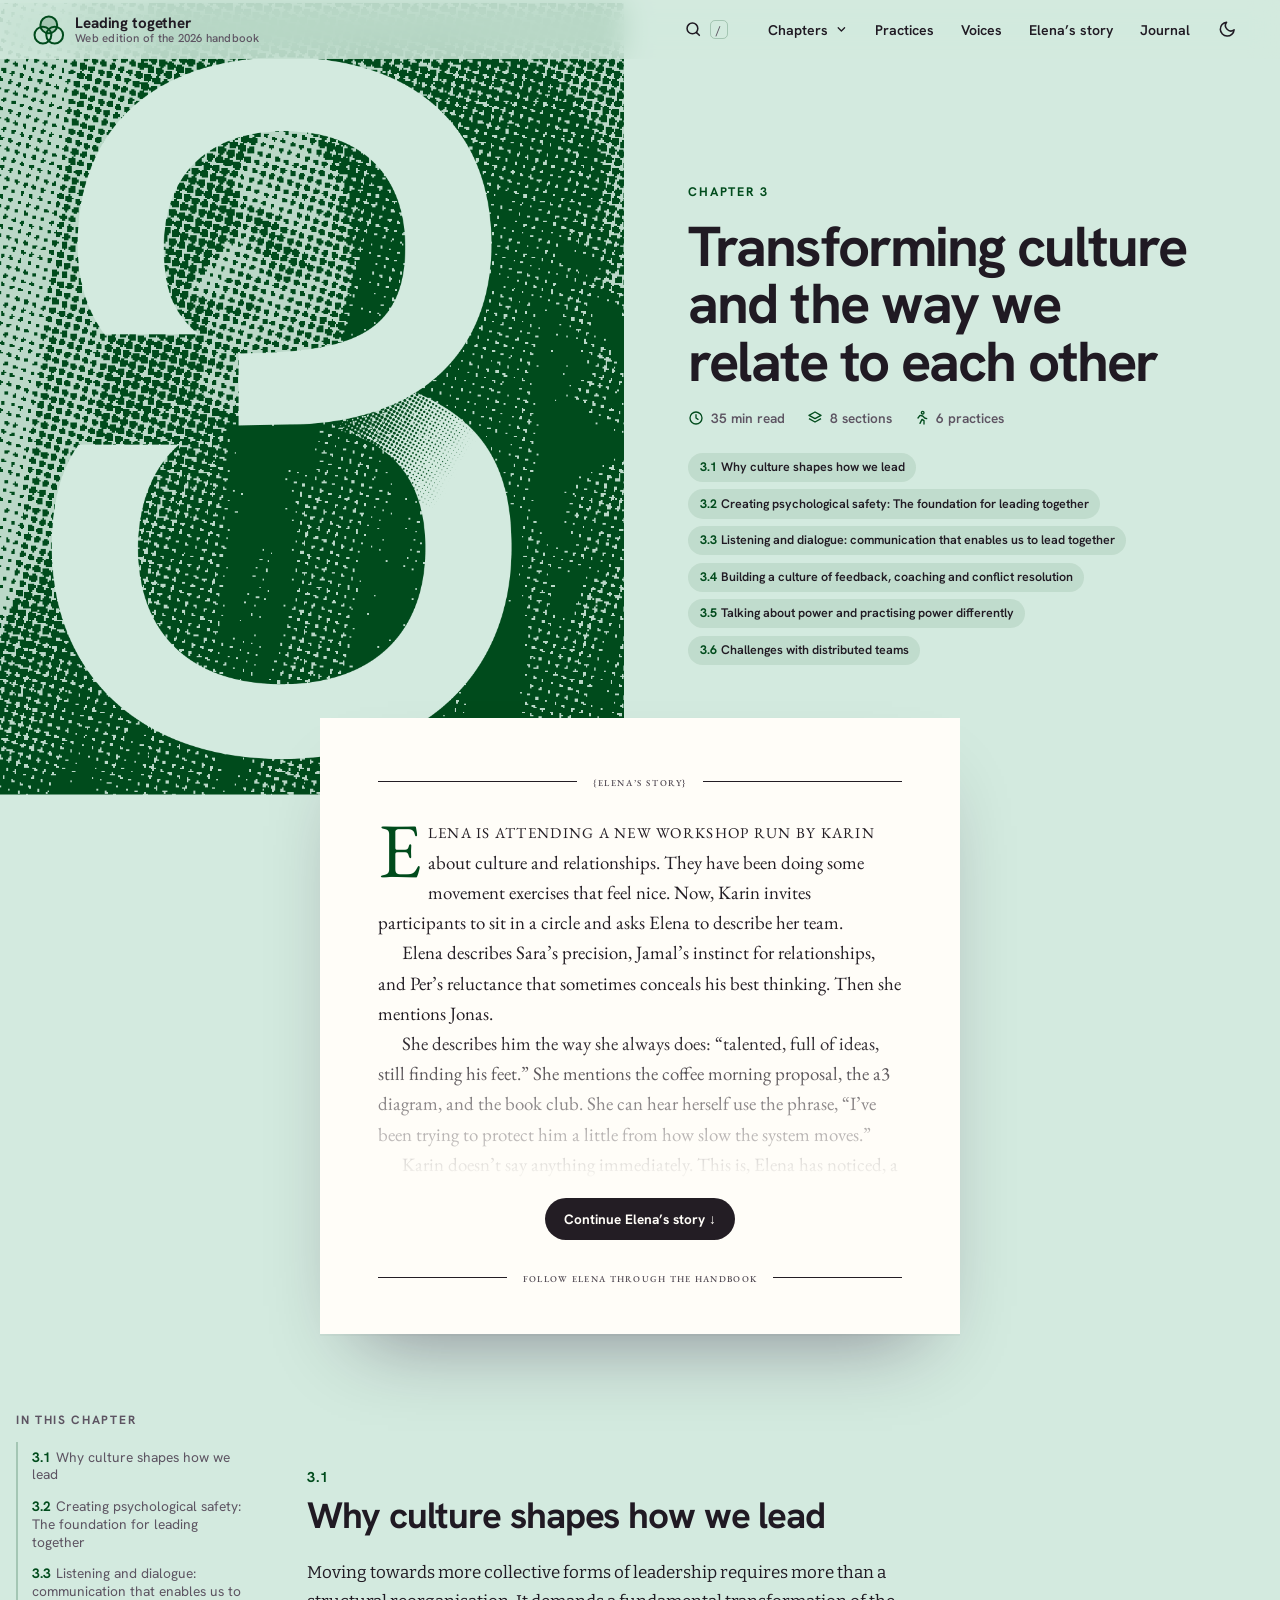
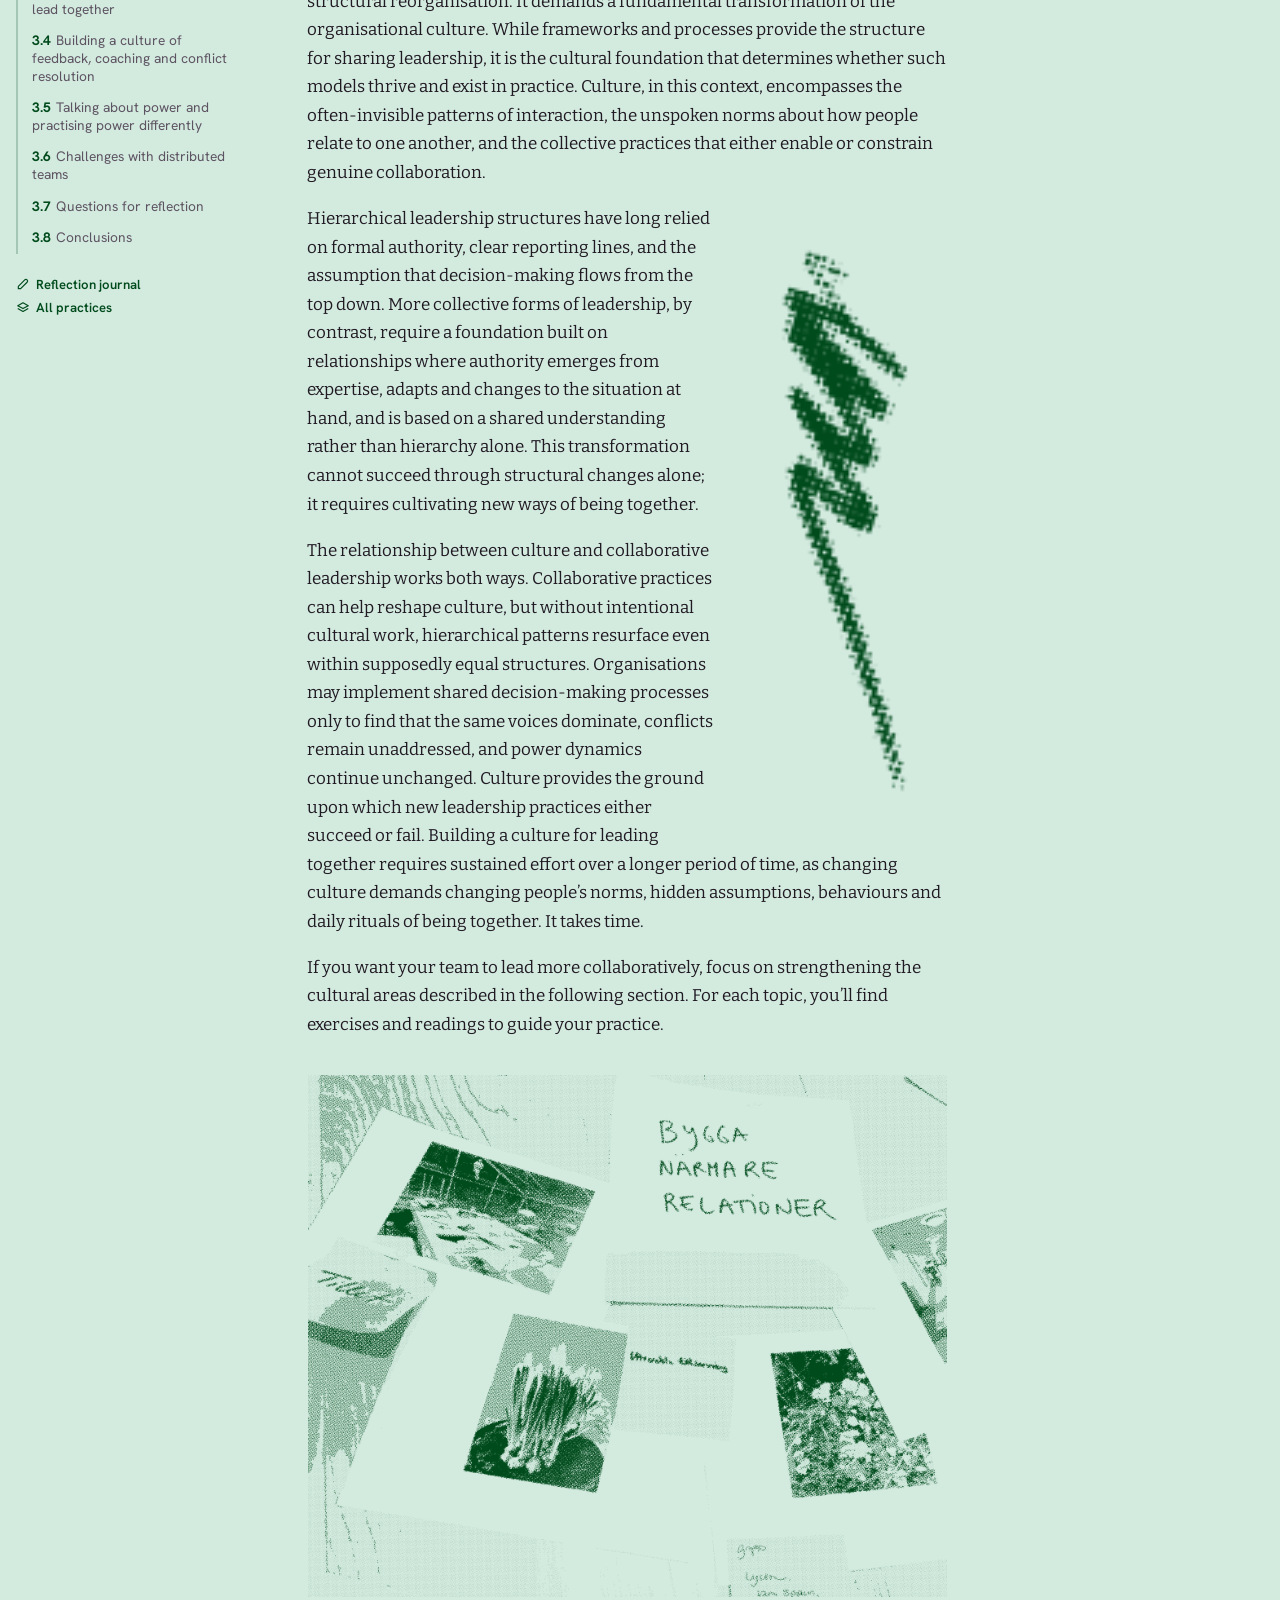
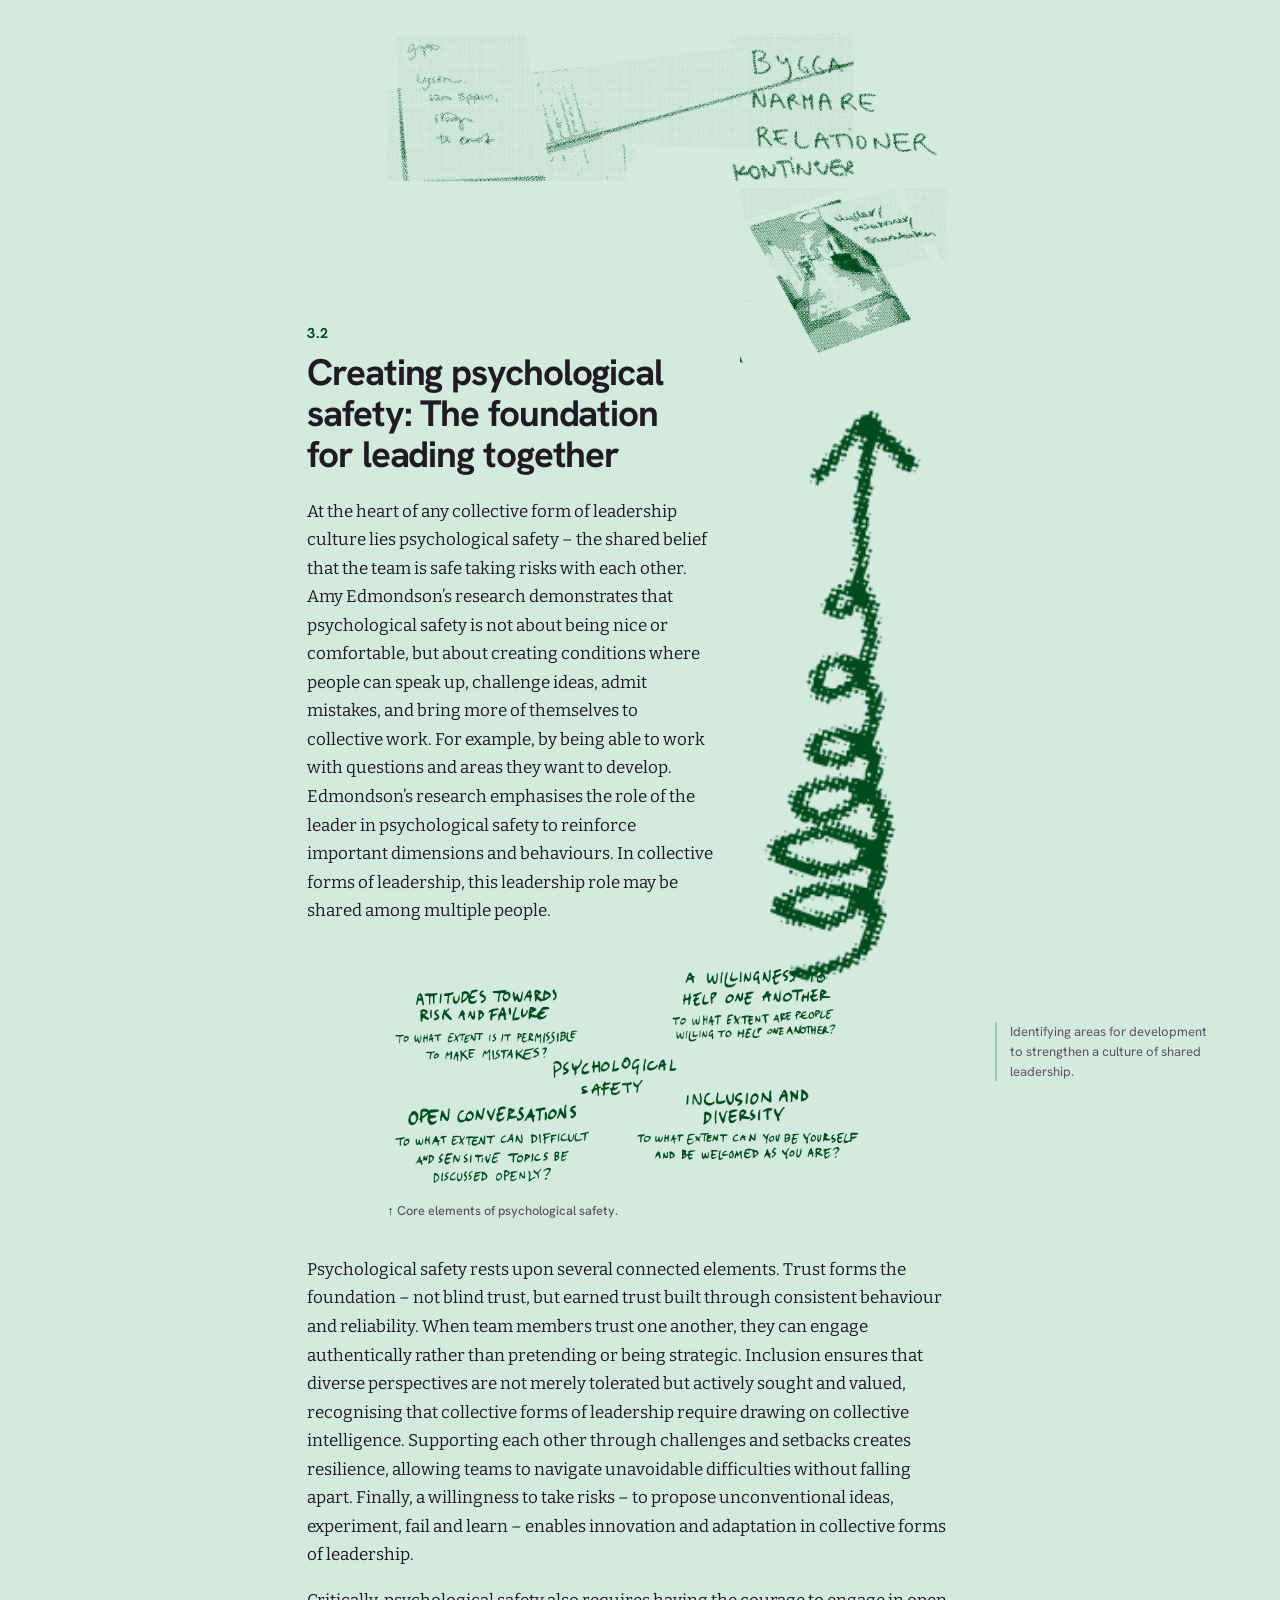
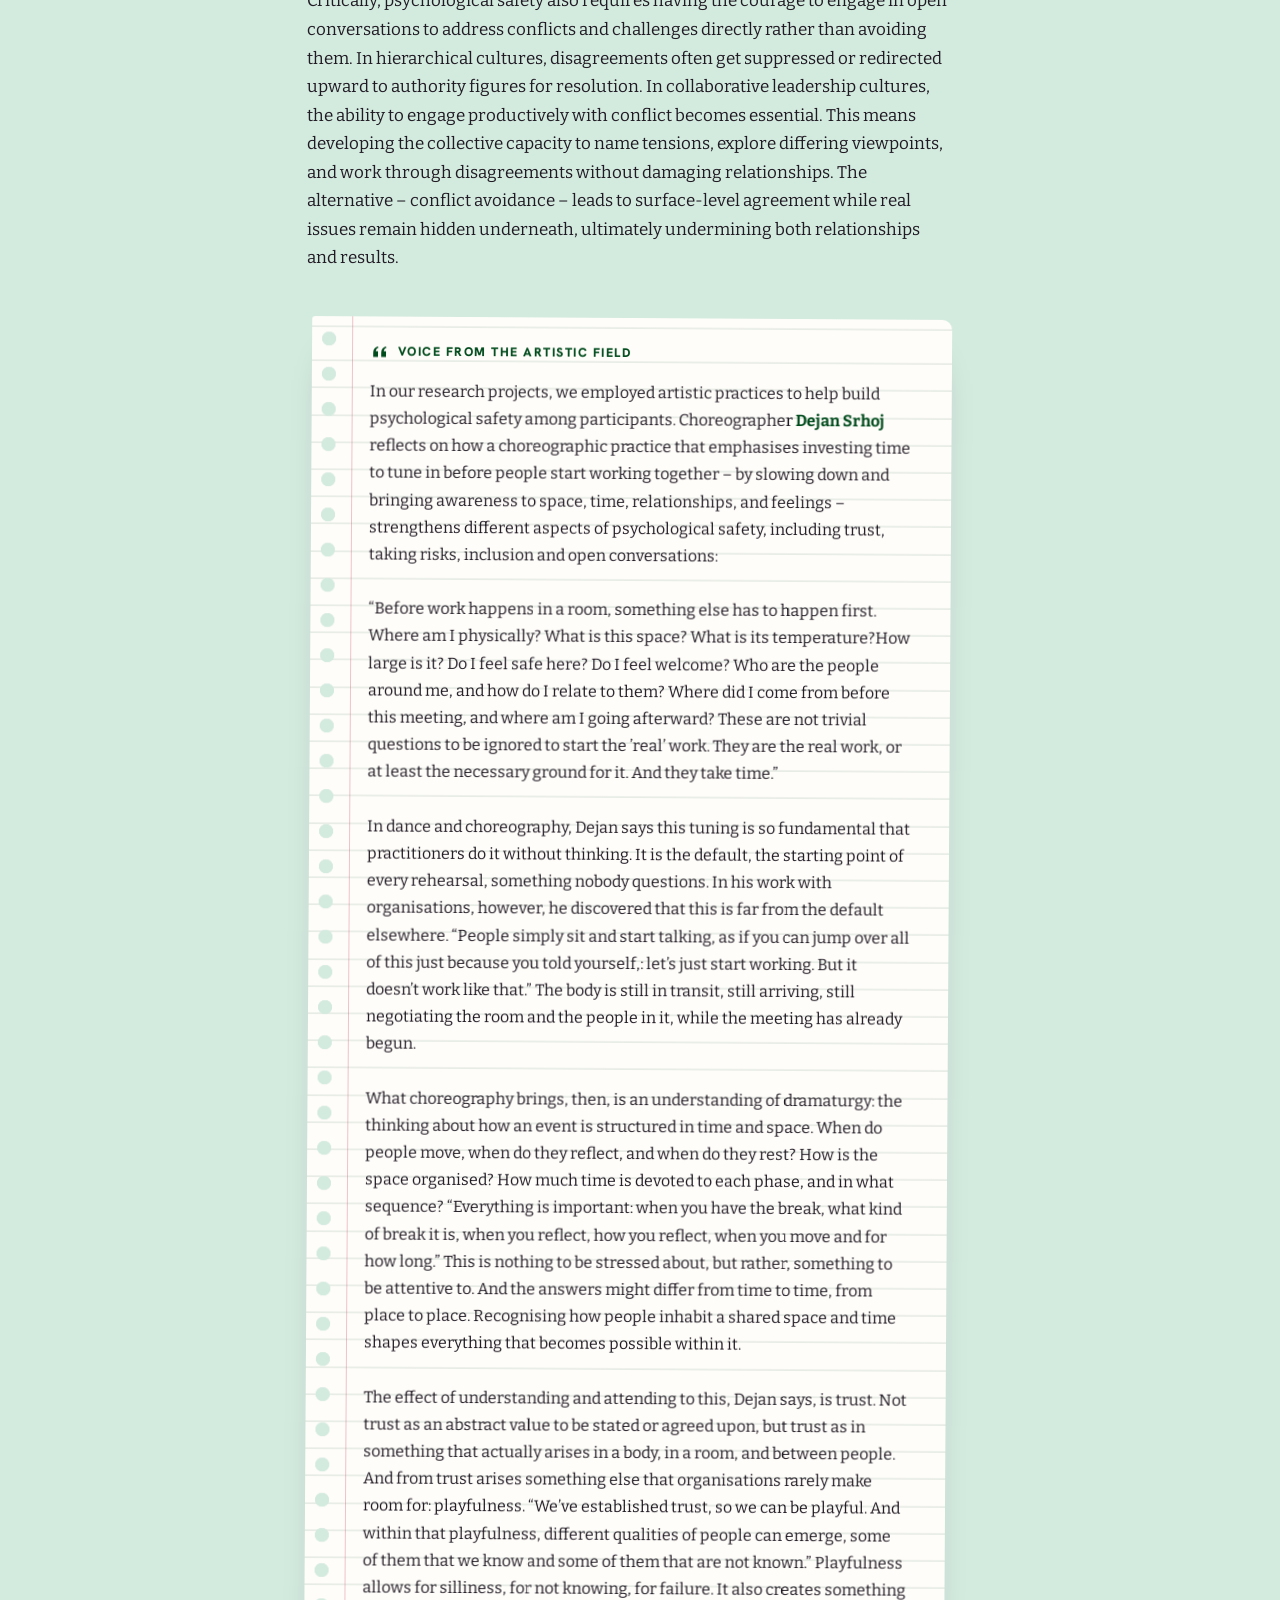
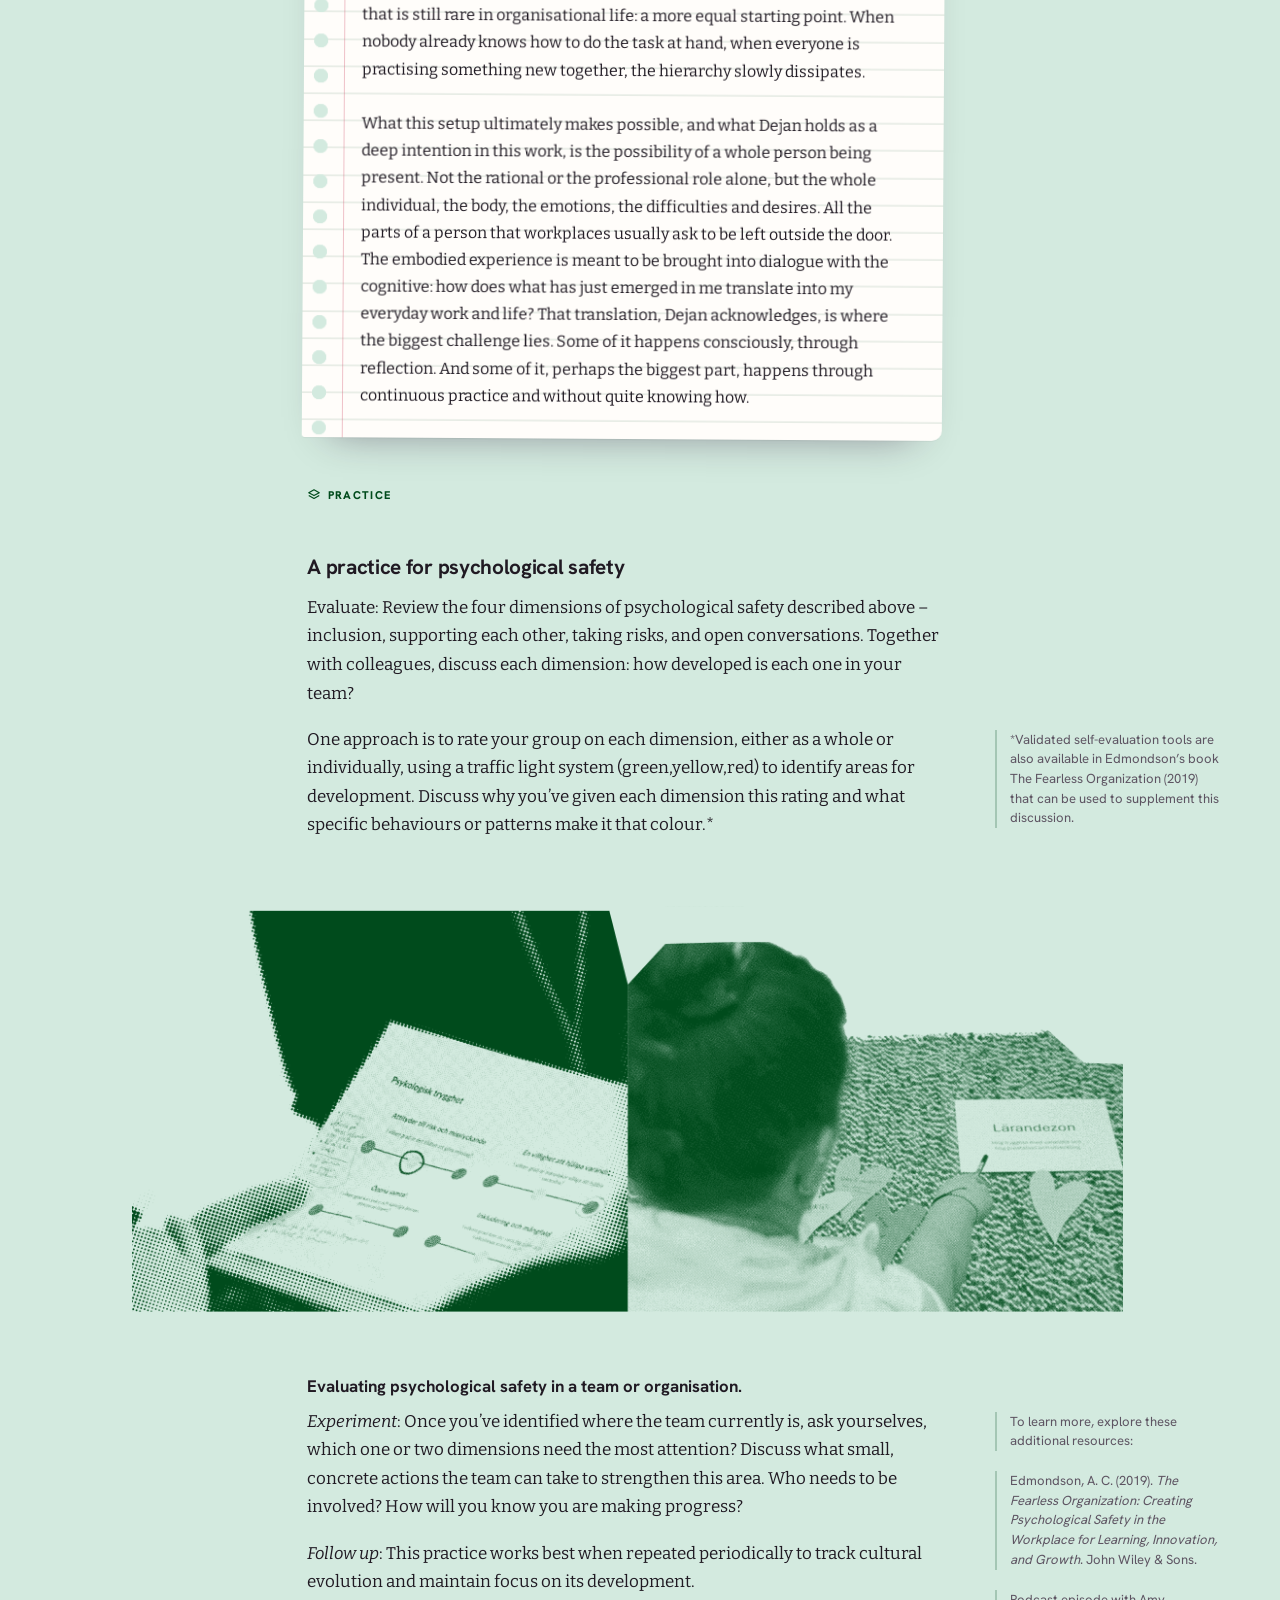
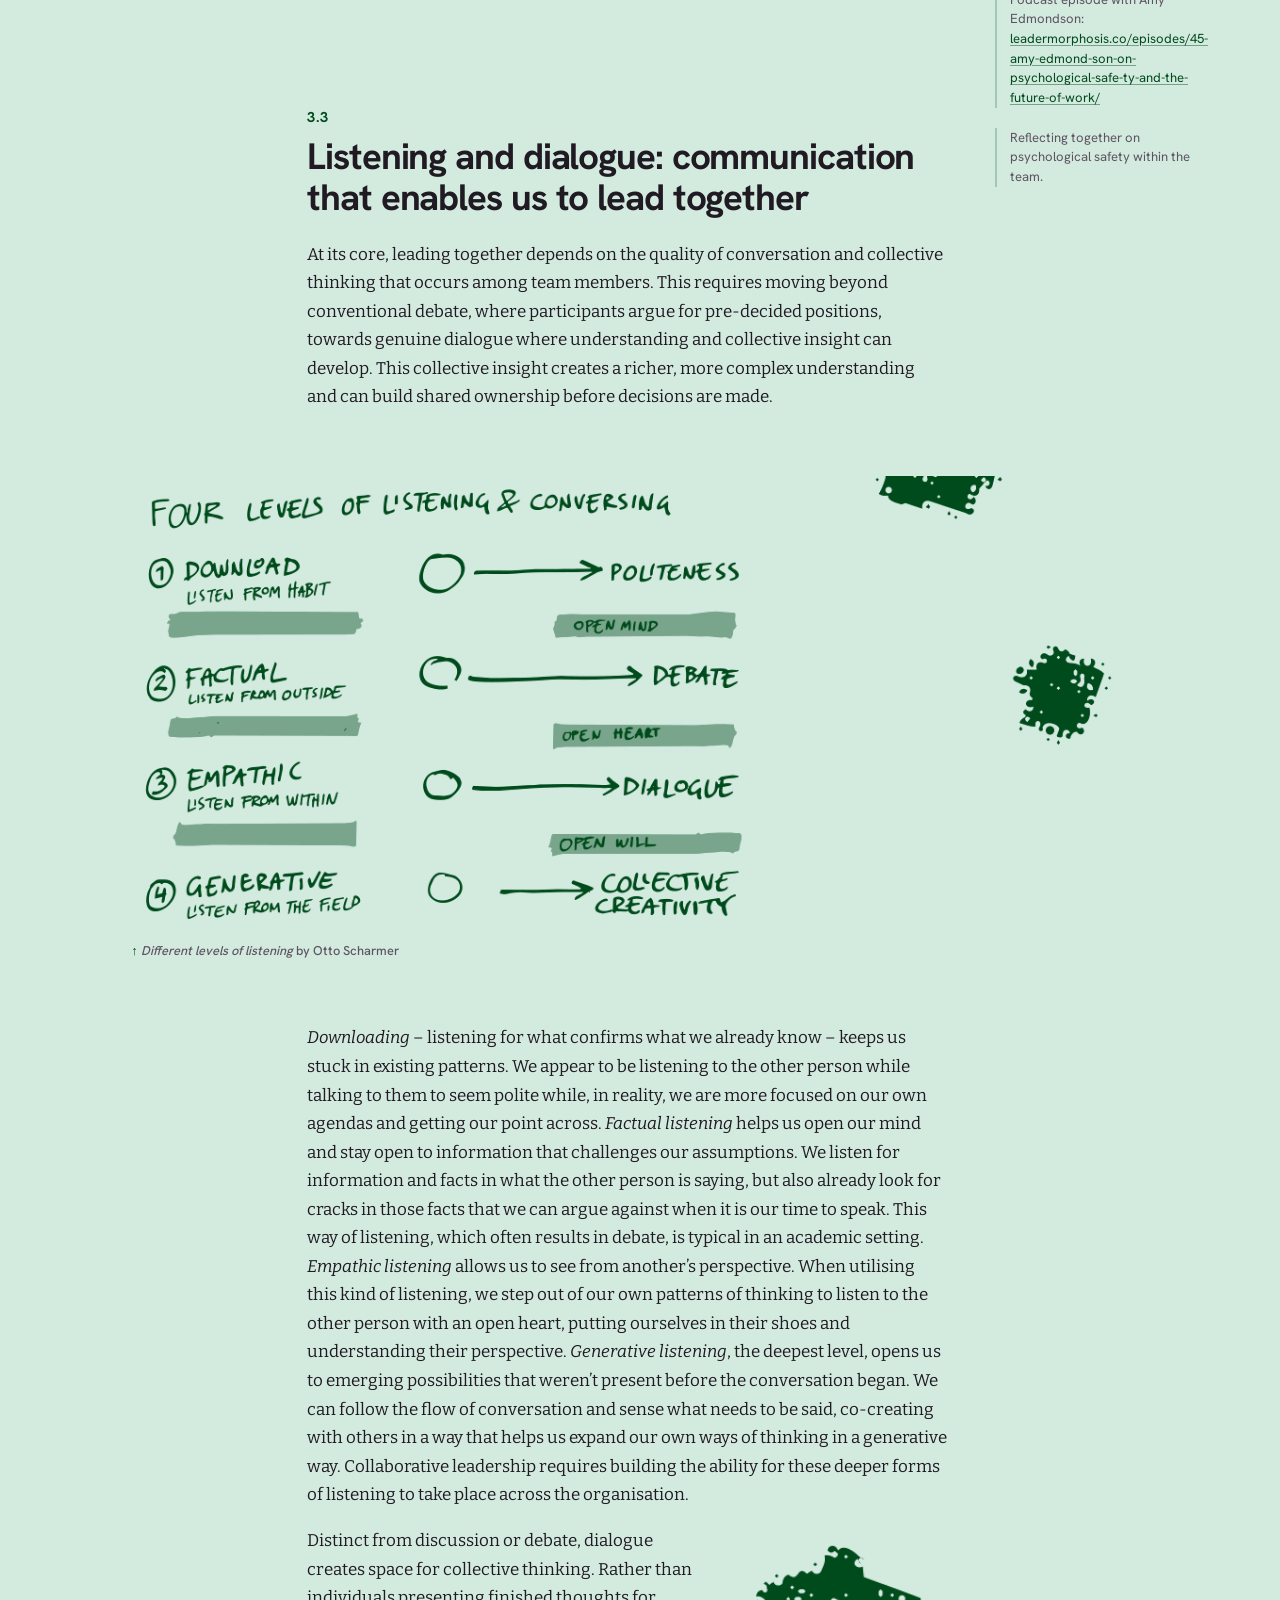
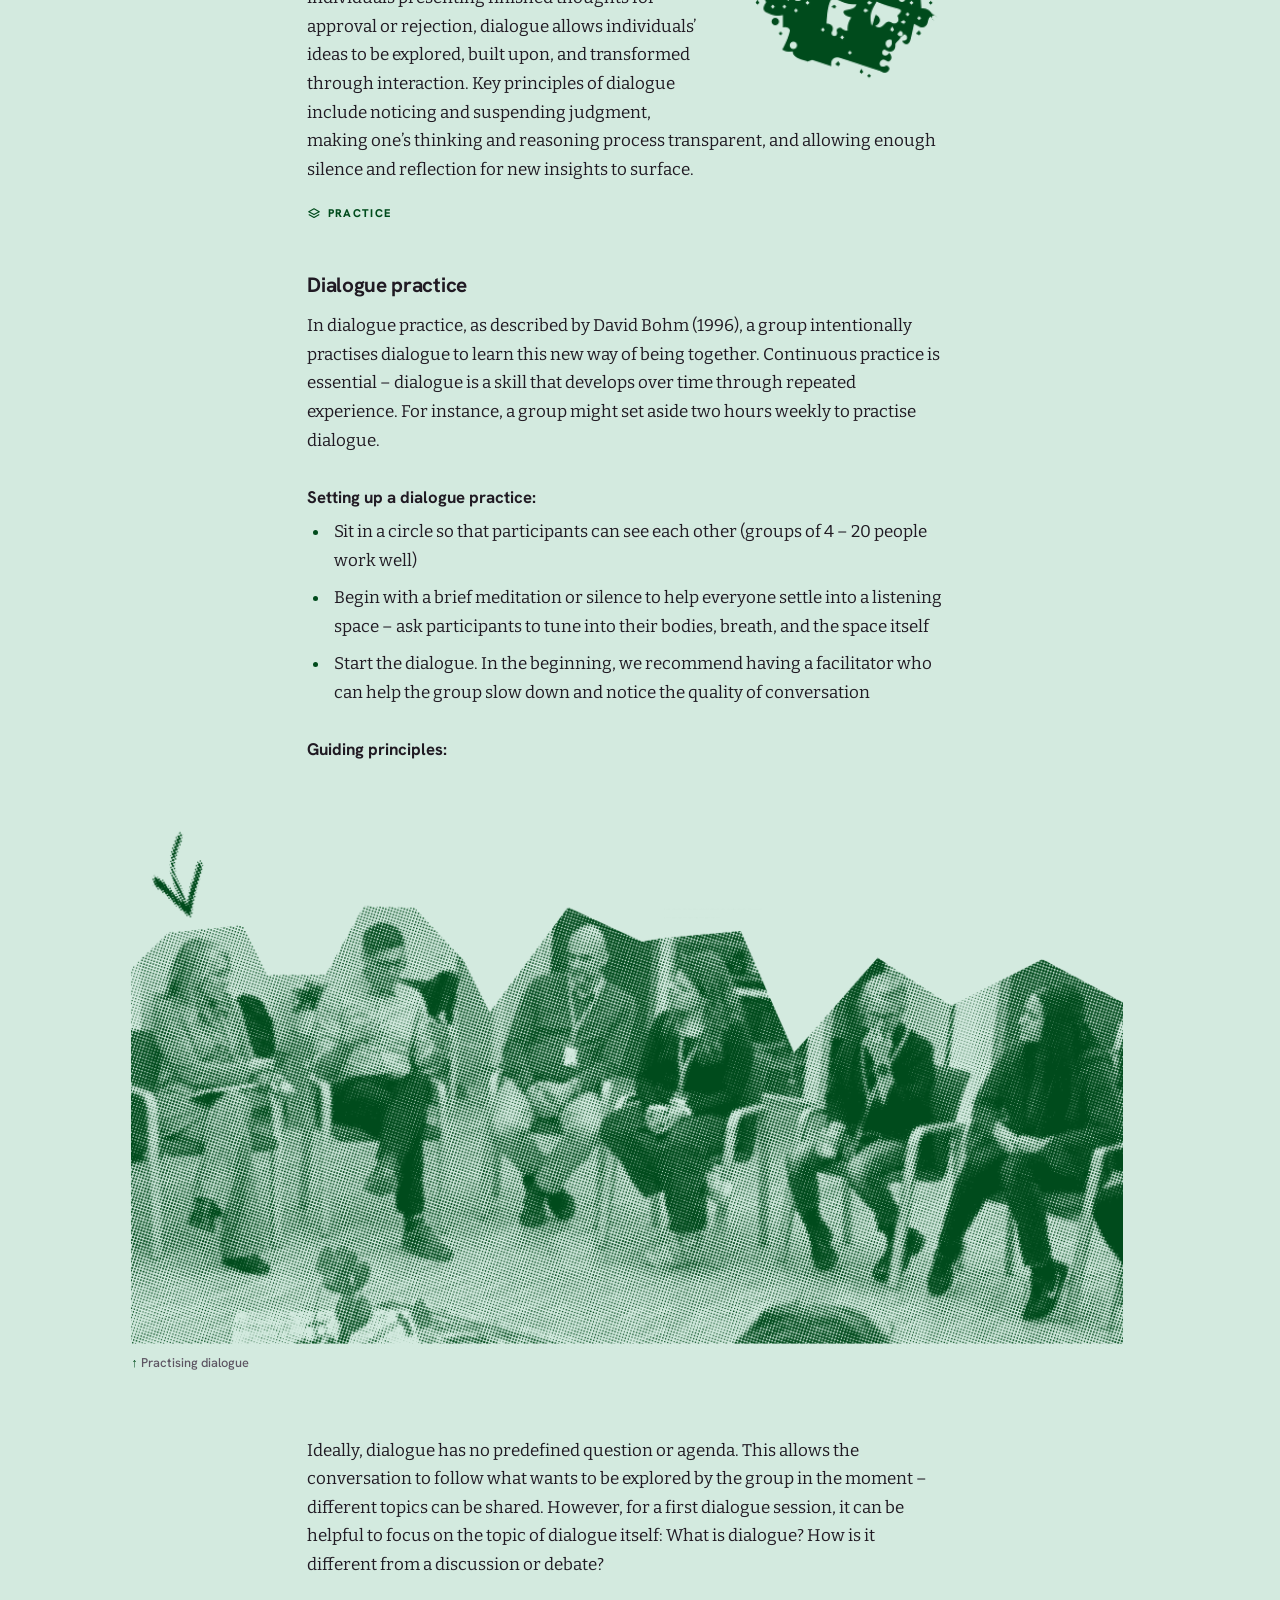
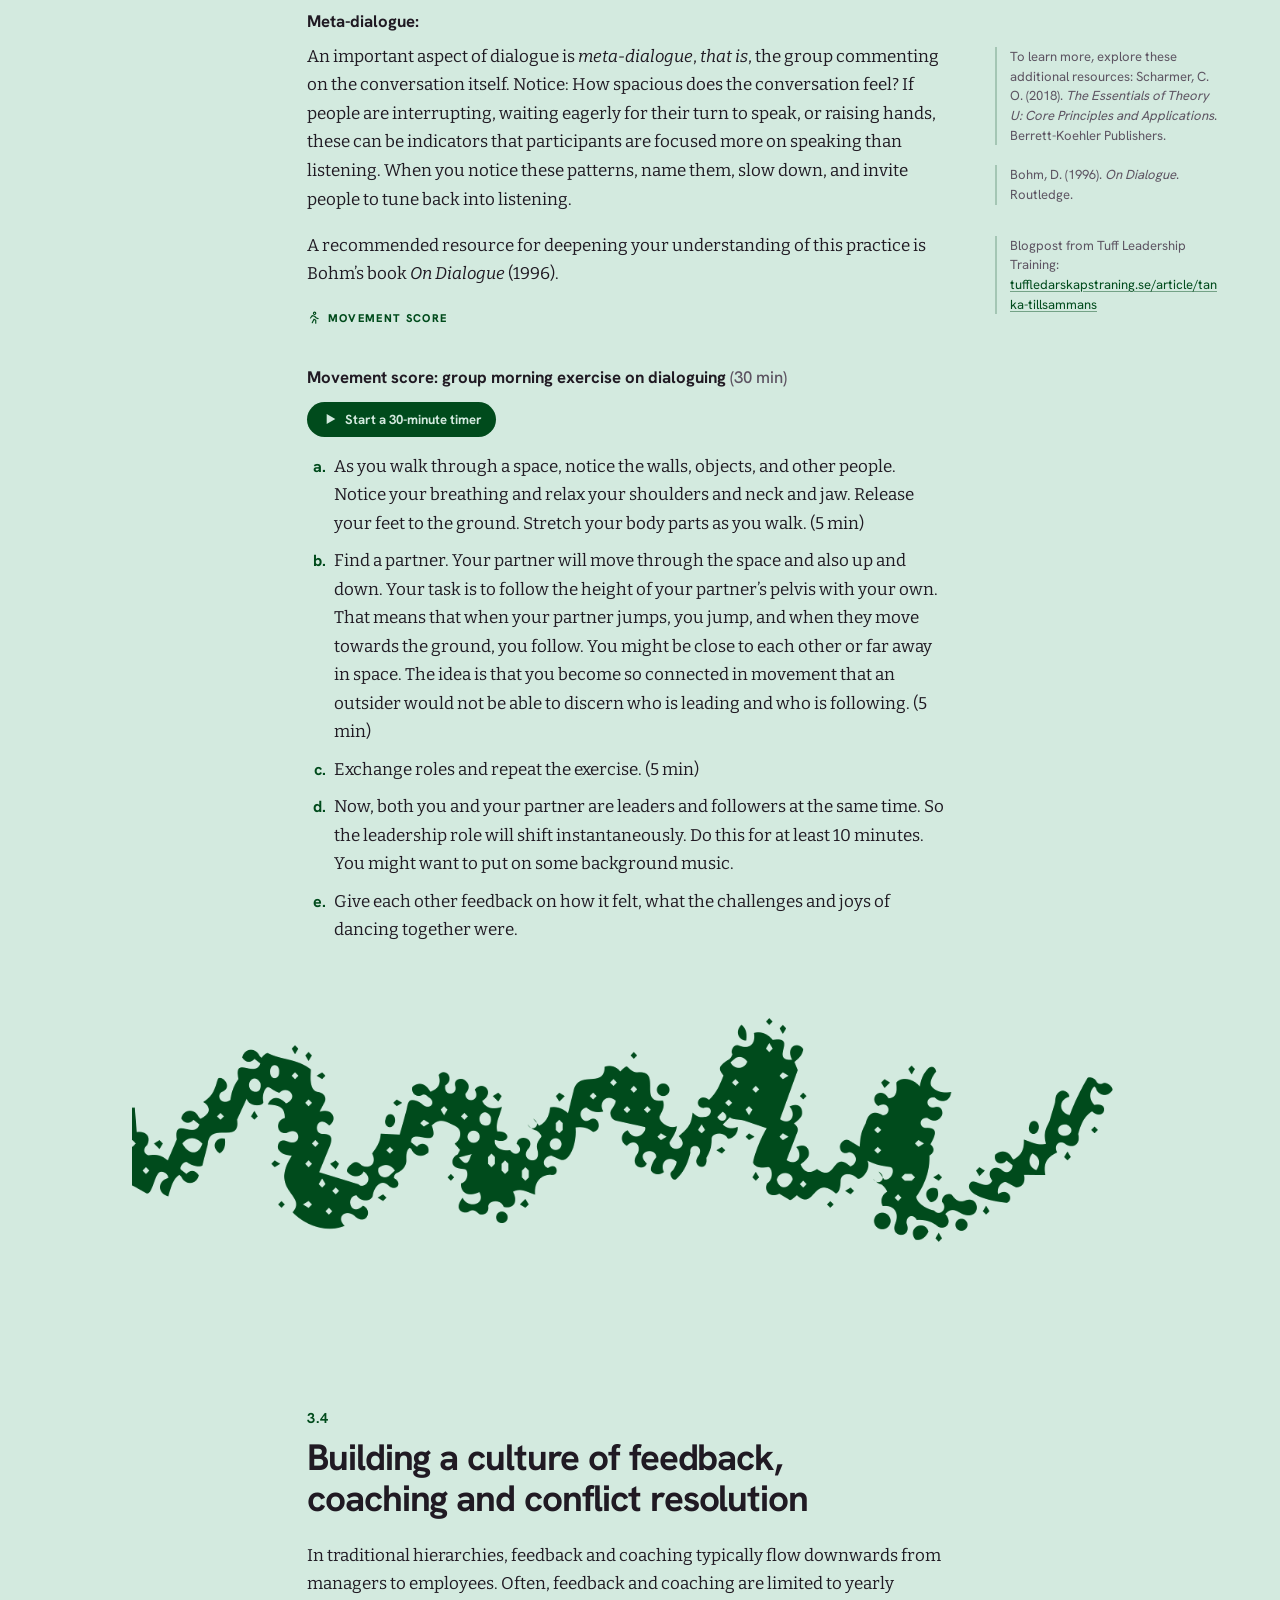
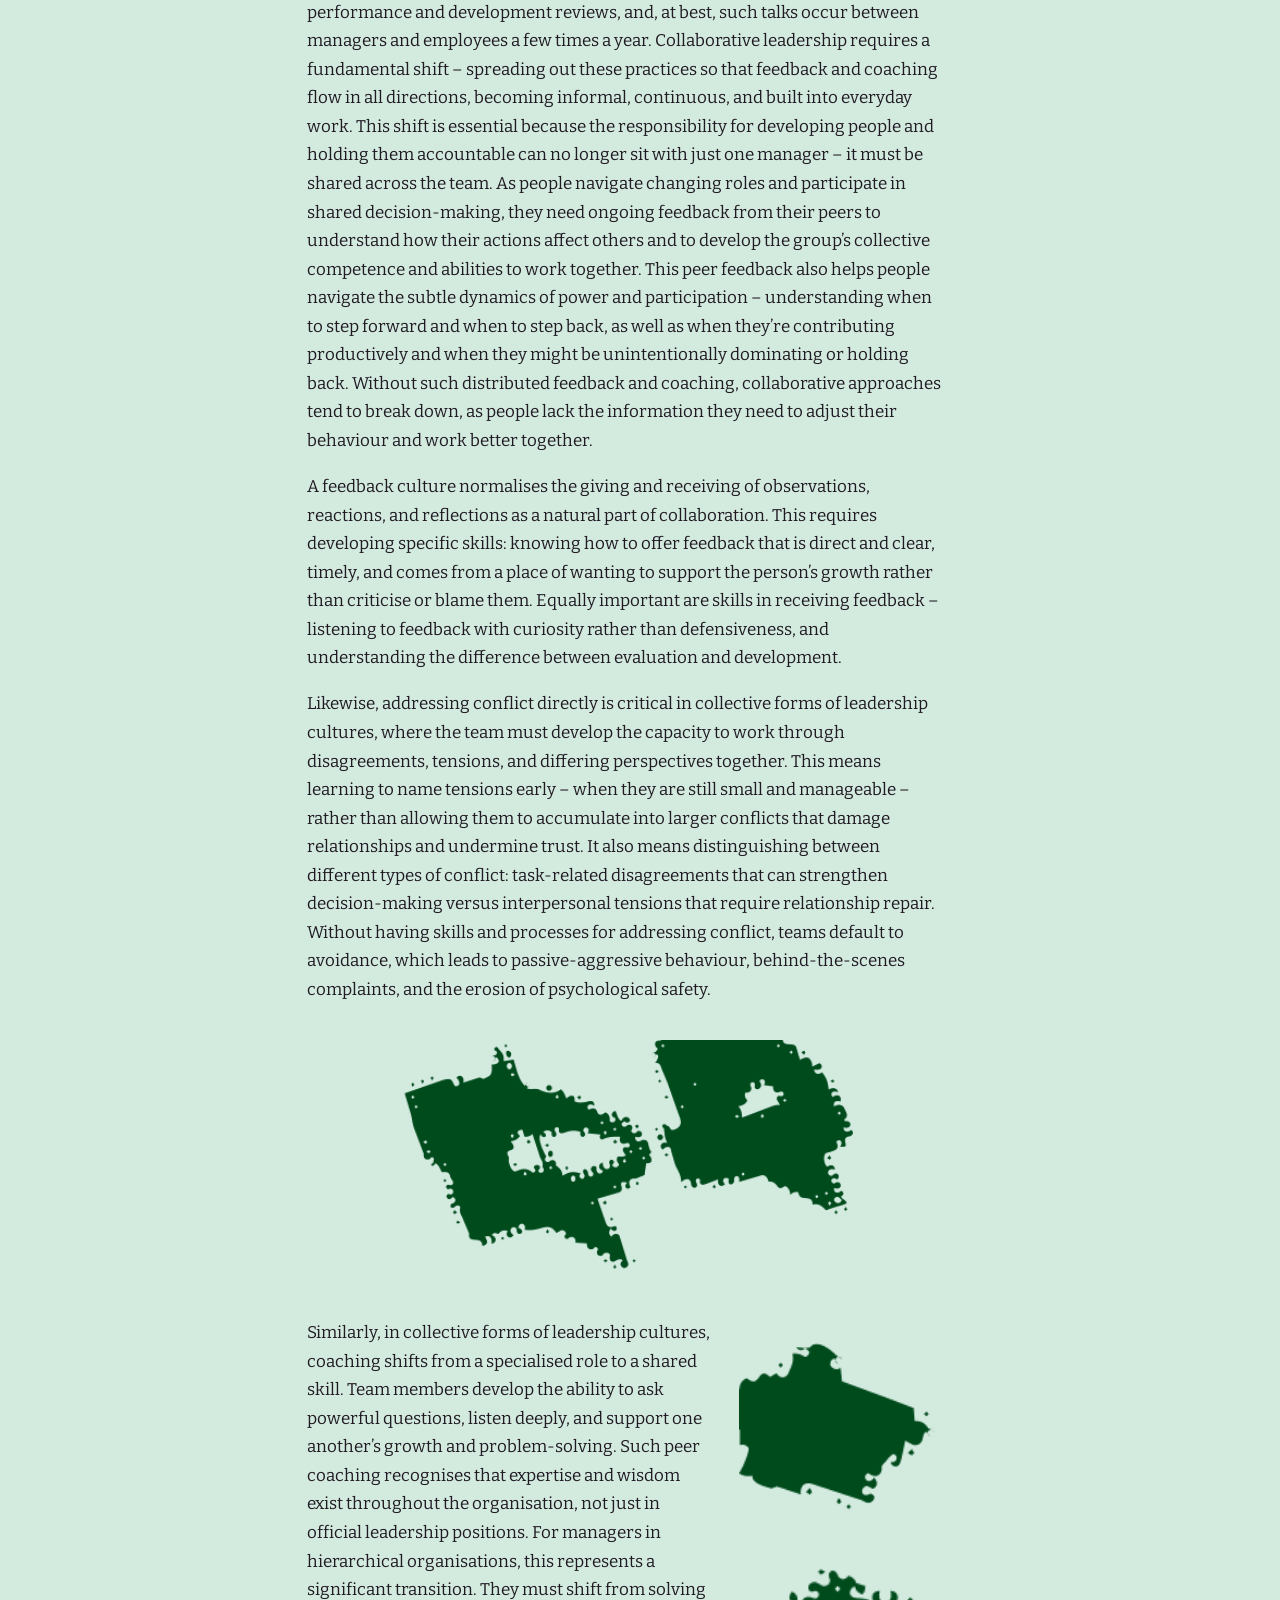
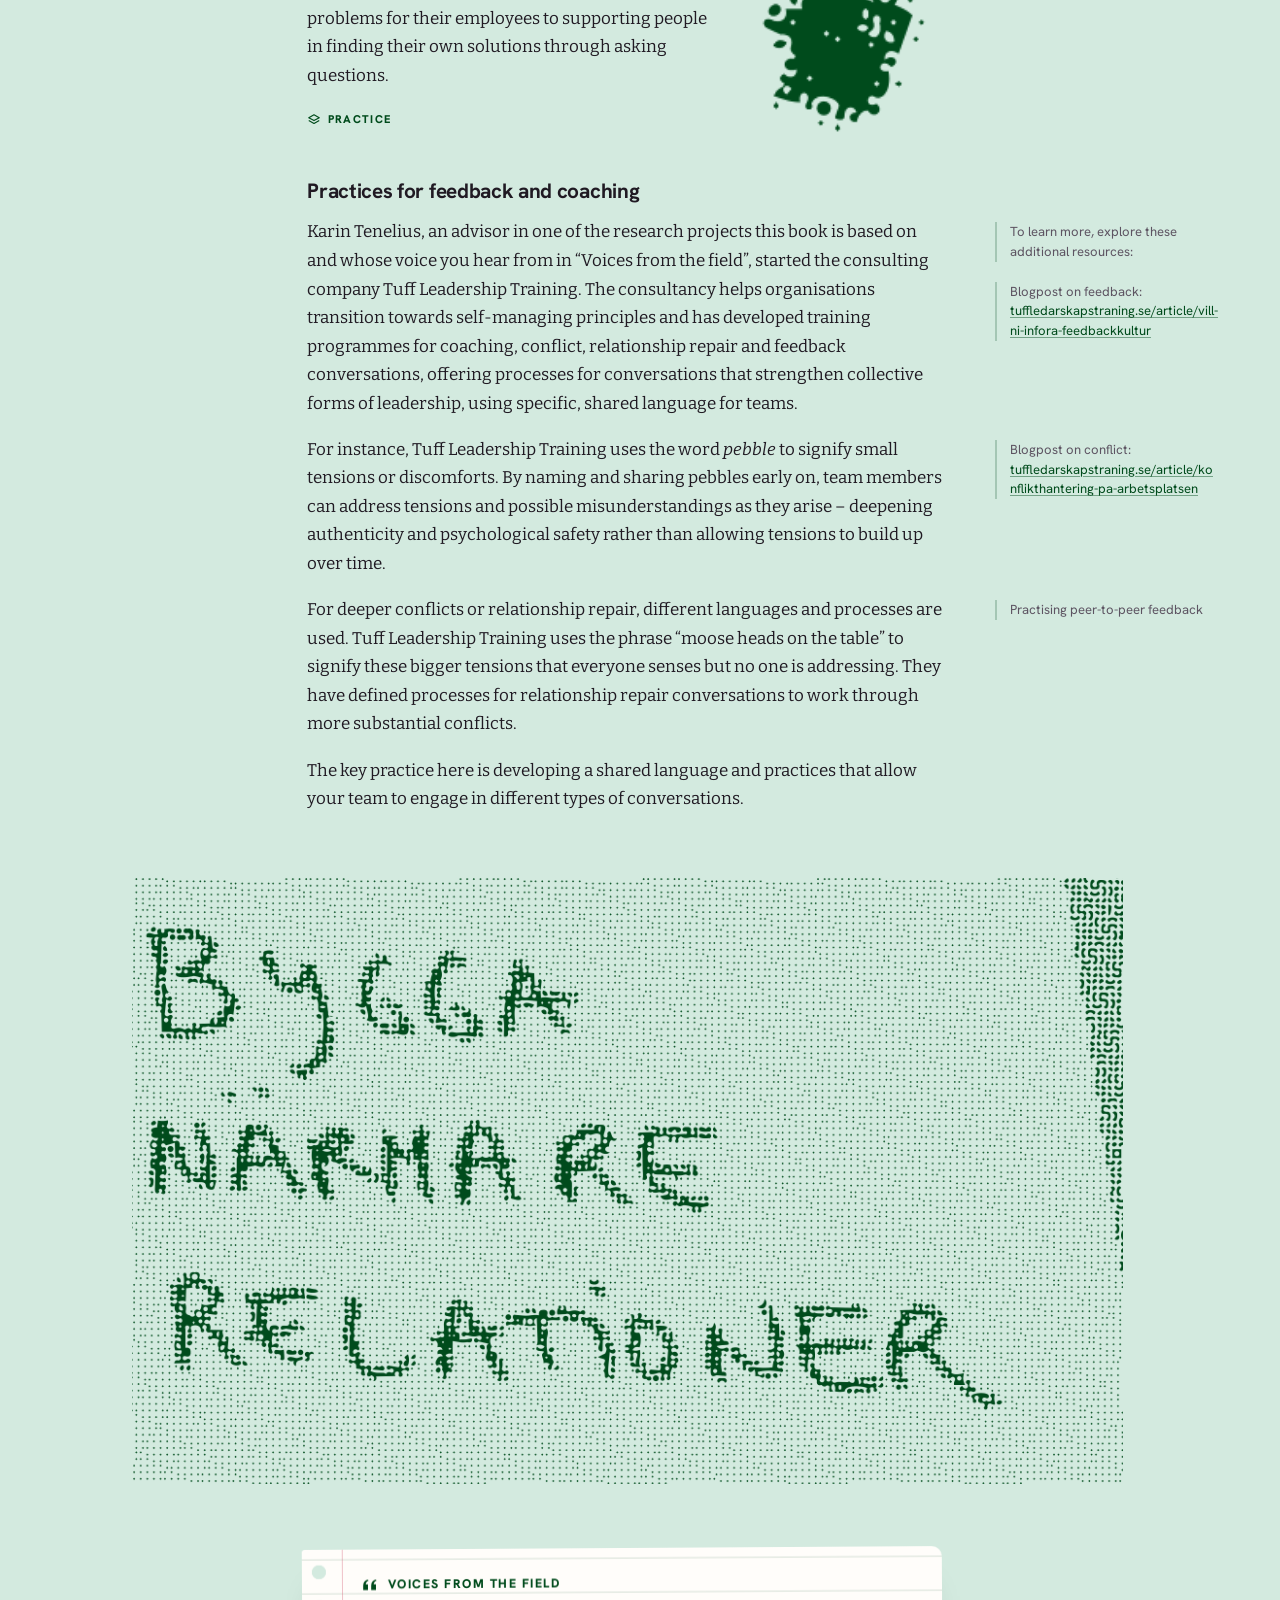
<file: chapter-3.html>
<!doctype html>
<html lang="en">
<head>
<meta charset="utf-8">
<meta name="viewport" content="width=device-width, initial-scale=1">
<title>Chapter 3: Transforming culture and the way we relate to each other · Transforming how we lead together</title>
<meta name="description" content="Moving towards more collective forms of leadership requires more than a structural reorganisation. It demands a fundamental transformation of the organisational culture. While fram">
<meta property="og:title" content="Chapter 3: Transforming culture and the way we relate to each other · Transforming how we lead together">
<meta property="og:description" content="Moving towards more collective forms of leadership requires more than a structural reorganisation. It demands a fundamental transformation of the organisational culture. While fram">
<meta property="og:type" content="book">
<meta property="og:image" content="assets/og.jpg">
<meta name="twitter:card" content="summary_large_image">
<meta name="theme-color" content="#d3eadf">
<link rel="icon" href="assets/favicon.svg" type="image/svg+xml">
<link rel="preload" href="assets/fonts/bitter-normal-latin.woff2" as="font" type="font/woff2" crossorigin>
<link rel="preload" href="assets/fonts/hanken-grotesk-normal-latin.woff2" as="font" type="font/woff2" crossorigin>
<link rel="stylesheet" href="assets/fonts.css?v=8febec372d">
<link rel="stylesheet" href="assets/style.css?v=8febec372d">
<style>:root{--ink:#004b1c;--paper:#d3eadf;--ink-d:#daede4;--paper-d:#0b1812;--ink-l:#004b1c;--paper-l:#d3eadf}</style>
<script>try{var t=JSON.parse(localStorage.getItem("theme"));if(t)document.documentElement.dataset.theme=t}catch(e){}</script>

</head>
<body data-chapter="chapter-3">
<a class="skip" href="#main">Skip to content</a>
<div class="progress" aria-hidden="true"></div>
<header class="topbar">
  <a class="brand" href="index.html" aria-label="Home: Transforming how we lead together"><svg class="brand-mark" viewBox="0 0 40 38" aria-hidden="true"><circle class="c1" cx="20" cy="13" r="10"/><circle class="c2" cx="13" cy="25" r="10"/><circle class="c3" cx="27" cy="25" r="10"/></svg><span>Leading together<small>Web edition of the 2026 handbook</small></span></a>
  <button class="icon-btn search-btn" aria-label="Search the handbook"><svg viewBox="0 0 24 24" fill="none" stroke="currentColor" stroke-width="2" stroke-linecap="round"><circle cx="11" cy="11" r="7"/><path d="m20 20-3.5-3.5"/></svg><kbd>/</kbd></button>
  <nav class="nav" aria-label="Main">
    <div class="chapters-menu">
      <button aria-expanded="false" aria-haspopup="true" aria-current="page">Chapters <svg viewBox="0 0 24 24" fill="none" stroke="currentColor" stroke-width="2.4" stroke-linecap="round" stroke-linejoin="round"><path d="m6 9 6 6 6-6"/></svg></button>
      <div class="chapters-pop"><a class="intro" href="introduction.html" style="--c-ink:#4f0e64;--c-paper:#e9d1e5;--c-ink-d:#ecd8e9;--c-paper-d:#1b0c21"><span class="n">i</span><span>Introduction</span></a><a href="chapter-1.html" style="--c-ink:#4f0e64;--c-paper:#e9d1e5;--c-ink-d:#ecd8e9;--c-paper-d:#1b0c21"><span class="n">1</span><span>Why do we need to change the way we lead and organise our work?</span></a><a href="chapter-2.html" style="--c-ink:#232176;--c-paper:#e2d9ed;--c-ink-d:#e6dff0;--c-paper-d:#120f24"><span class="n">2</span><span>Nurturing self-leadership for leading together</span></a><a href="chapter-3.html" style="--c-ink:#004b1c;--c-paper:#d3eadf;--c-ink-d:#daede4;--c-paper-d:#0b1812"><span class="n">3</span><span>Transforming culture and the way we relate to each other</span></a><a href="chapter-4.html" style="--c-ink:#005e5a;--c-paper:#dfeac6;--c-ink-d:#e4edcf;--c-paper-d:#0b1c1f"><span class="n">4</span><span>Changing roles and competencies for managers and employees</span></a><a href="chapter-5.html" style="--c-ink:#5c5349;--c-paper:#f1f3c2;--c-ink-d:#f2f4c5;--c-paper-d:#1e191b"><span class="n">5</span><span>Embedding participatory structures and processes for leading together</span></a><a href="chapter-6.html" style="--c-ink:#700044;--c-paper:#d8cdd6;--c-ink-d:#ded4dc;--c-paper-d:#22091a"><span class="n">6</span><span>Designing and navigating your own transformation journey</span></a></div>
    </div>
    <a href="practices.html">Practices</a>
    <a href="voices.html">Voices</a>
    <a href="elena.html">Elena’s story</a>
    <a href="journal.html">Journal</a>
    <button class="icon-btn" id="theme-btn" aria-label="Toggle dark mode"><svg viewBox="0 0 24 24" fill="none" stroke="currentColor" stroke-width="2" stroke-linecap="round" stroke-linejoin="round"><path d="M21 12.8A9 9 0 1 1 11.2 3a7 7 0 0 0 9.8 9.8z"/></svg><span class="mobile-only">Dark mode</span></button>
  </nav>
  <button class="icon-btn menu-btn" aria-label="Menu" aria-expanded="false"><svg viewBox="0 0 24 24" fill="none" stroke="currentColor" stroke-width="2" stroke-linecap="round"><path d="M4 7h16M4 12h16M4 17h10"/></svg></button>
</header>
<div class="scrim"></div>
<main id="main">
<header class="ch-hero">
  <div class="photo"><div class="ink-img" data-src="assets/hero/chapter-3.webp" role="img" aria-label="Chapter 3 opening artwork" style="height:100%;-webkit-mask-size:cover;mask-size:cover;-webkit-mask-position:left center;mask-position:left center"></div></div>
  <div class="titles">
    <span class="kicker">Chapter 3</span>
    <h1>Transforming culture and the way we relate to each other</h1>
    <div class="meta"><span><svg viewBox="0 0 24 24" fill="none" stroke="currentColor" stroke-width="2" stroke-linecap="round"><circle cx="12" cy="12" r="9"/><path d="M12 7v5l3 2"/></svg> 35 min read</span><span><svg viewBox="0 0 24 24" fill="none" stroke="currentColor" stroke-width="2" stroke-linejoin="round"><path d="m12 3 9 5-9 5-9-5 9-5z"/><path d="m3 13 9 5 9-5"/></svg> 8 sections</span><span><svg viewBox="0 0 24 24" fill="none" stroke="currentColor" stroke-width="2" stroke-linecap="round" stroke-linejoin="round"><circle cx="13" cy="4" r="2"/><path d="m9 20 3-6 3 2v5M6 12l3-4 4 1 3 3 3 1"/></svg> 6 practices</span></div>
    <nav class="jump" aria-label="Sections in this chapter"><a href="#why-culture-shapes-how-we-lead"><b>3.1</b>Why culture shapes how we lead</a><a href="#creating-psychological-safety-the-foundation-for-leading-tog"><b>3.2</b>Creating psychological safety: The foundation for leading together</a><a href="#listening-and-dialogue-communication-that-enables-us-to-lead"><b>3.3</b>Listening and dialogue: communication that enables us to lead together</a><a href="#building-a-culture-of-feedback-coaching-and-conflict-resolut"><b>3.4</b>Building a culture of feedback, coaching and conflict resolution</a><a href="#talking-about-power-and-practising-power-differently"><b>3.5</b>Talking about power and practising power differently</a><a href="#challenges-with-distributed-teams"><b>3.6</b>Challenges with distributed teams</a></nav>
  </div>
</header>
<article class="elena collapsible" style="--c-ink:#004b1c" aria-label="Elena’s story"><div class="elena-head">{elena’s story}</div><div class="elena-body"><p class="first"><span class="drop">E</span>lena is attending a new workshop run by karin about culture and relationships. They have been doing some movement exercises that feel nice. Now, Karin invites participants to sit in a circle and asks Elena to describe her team.</p><p>Elena describes Sara’s precision, Jamal’s instinct for relationships, and Per’s reluctance that sometimes conceals his best thinking. Then she mentions Jonas.</p><p>She describes him the way she always does: “talented, full of ideas, still finding his feet.” She mentions the coffee morning proposal, the a3 diagram, and the book club. She can hear herself use the phrase, “I’ve been trying to protect him a little from how slow the system moves.”</p><p>Karin doesn’t say anything immediately. This is, Elena has noticed, a habit of Karin’s. The pauses are not empty: they have a texture, weight.</p><p>“Protect him from what, exactly?” Karin says. “From…discouragement, I suppose. From hitting bureaucratic walls and losing motivation.”</p><p>“Has it worked?” Elena opens her mouth. Closes it. She thinks about Jonas at the coffee machine. The polite smile. The notebook he barely writes in anymore. The way he used to stay late, but now leaves at exactly five o’clock.</p><p>“No,” she replies. “Not really.” Karin nods slowly. “What do you think he needed instead of protection?”</p><p>Elena looks out the window. It’s a grey Tuesday in November. A tram goes past.</p><p><em>What did he need? He needed the system to be less rigid. He needed Elena’s director to create space for new initiatives. He needed the bud-get cycle to work differently, the restructuring not to happen, the sub-mission guidelines not to require a specific Microsoft Teams folder. He needed things that were not in Elena’s power to give</em>.</p><p>But then she hears herself, and the excuse in it. She thinks about what she actually said to Jonas. “Great idea. These things take time. Keep the ideas coming.” She had never once sat down with him and said: “Here is how this organisation actually works. Here is what makes a proposal land. Here is what I would do differently if I were you.” She had never offered her real knowledge.</p><p>“I think he needed me to actually tell him the truth,” she says to Karin. “About what I see in him. And about what I think he’s missing.”</p><p>“What do you see in him?” “Someone with genuinely good instincts who doesn’t yet know how to make them land. Who’s proposing the right things in the wrong register. Who’s waiting for the system to recognise him instead of learning how to move inside it.”</p><p>After the workshop, Elena schedules a conversation with Jonas for the following Thursday. She thinks about it more than she expects to.</p><p>She is not worried about Jonas’s reaction. She is worried about something harder to name: that the conversation will require her to admit, implicitly, that she has not been fully present as his manager. That the kindness she’s been performing has been partly for herself (a way of being the good one, the supportive one, the one who didn’t add to his frustration) while quietly avoiding the discomfort of the real conversation. She has been managing her own feelings. And calling it mentorship.</p><p>One week later, Jonas and Elena sit in a small meeting room on the second floor.</p><p>“I want to be honest with you about something,” she says. “I think I’ve been letting you down.”</p><p>Jonas looks up. Carefully. “Your ideas are genuinely good. The a3 diagram, the coffee mornings. They’re not just nice ideas, Jonas, they’re right. They’re the kind of thinking this department actually needs.” She pauses. “But I’ve never told you what I actually observe. How you’re presenting them. What I think you’re missing. I’ve just absorbed your frustration on your behalf and told you to keep going. That wasn’t fair to you.”</p><p>The room is quiet. “What do you think I’m missing?” Jonas says. His voice is careful. She tells him. Not everything at once. But the true things: that he’s proposing before he’s built any allies, that his emails read as solutions when they should read as questions. She tells him what she would have done differently. She tells him what she sees that he doesn’t see about himself yet.</p><p>It’s awkward in the way that honest things are awkward. There are moments of silence that require sitting with. But Jonas doesn’t deflect. He writes things down. At one point, he says, “I thought you just didn’t think my ideas were viable.”</p><p>“I should have said this months ago,” Elena says. “I’m glad you’re saying it now,” Jonas says. Elena nods. Then, after a moment: “There’s something else I want to tell you. Not just about the feedback.”</p><p>She had not planned this part. But the conversation has created a kind of honesty that feels worth staying inside.</p><p>“I’ve been thinking a lot lately about how we work as a team. About the fact that your ideas keep hitting walls not only because of how they’re framed, but because there’s no real structure here for them to land in. No regular space where we actually think together about what we’re trying to do and how. Where someone like you can bring an idea and have it genuinely explored instead of forwarded upward and buried.”</p><p>Jonas is listening more openly. “I’m working on changing that. Not dramatically. I don’t control the budget cycle or the restructuring. But the things I do control: how we run our meetings, whether we have real conversations about what’s working and what isn’t, whether there’s a ritual in this team for actually hearing each other.” She pauses.</p><p>Jonas looks at her for a moment. Something in his face is doing the same thing it did in that first week, when he spread the a3 diagram across the table. Not quite hope, but the precondition of it.</p><p class="brk" aria-hidden="true">* * *</p></div><button class="more">Continue Elena’s story ↓</button><div class="elena-foot"><a href="elena.html#chapter-3">follow elena through the handbook</a></div></article>
<div class="reader-layout">
  <aside class="toc" aria-label="In this chapter"><h2>In this chapter</h2><ol><li><a href="#why-culture-shapes-how-we-lead"><b>3.1</b>Why culture shapes how we lead</a></li><li><a href="#creating-psychological-safety-the-foundation-for-leading-tog"><b>3.2</b>Creating psychological safety: The foundation for leading together</a></li><li><a href="#listening-and-dialogue-communication-that-enables-us-to-lead"><b>3.3</b>Listening and dialogue: communication that enables us to lead together</a></li><li><a href="#building-a-culture-of-feedback-coaching-and-conflict-resolut"><b>3.4</b>Building a culture of feedback, coaching and conflict resolution</a></li><li><a href="#talking-about-power-and-practising-power-differently"><b>3.5</b>Talking about power and practising power differently</a></li><li><a href="#challenges-with-distributed-teams"><b>3.6</b>Challenges with distributed teams</a></li><li><a href="#questions-for-reflection"><b>3.7</b>Questions for reflection</a></li><li><a href="#conclusions"><b>3.8</b>Conclusions</a></li></ol>
    <div class="tools"><a href="journal.html#chapter-3"><svg width=14 height=14 viewBox="0 0 24 24" fill="none" stroke="currentColor" stroke-width="2" stroke-linecap="round" stroke-linejoin="round"><path d="M4 20h4L19 9a2.8 2.8 0 0 0-4-4L4 16v4z"/></svg> Reflection journal</a><a href="practices.html"><svg width=14 height=14 viewBox="0 0 24 24" fill="none" stroke="currentColor" stroke-width="2" stroke-linejoin="round"><path d="m12 3 9 5-9 5-9-5 9-5z"/><path d="m3 13 9 5 9-5"/></svg> All practices</a></div>
  </aside>
  <article class="prose">
<section class="sec" id="why-culture-shapes-how-we-lead"><h2><span class="num">3.1</span>Why culture shapes how we lead<a class="anchor" href="#why-culture-shapes-how-we-lead" aria-label="Copy link to this section">#</a></h2>
<p id="t1">Moving towards more collective forms of leadership requires more than a structural reorganisation. It demands a fundamental transformation of the organisational culture. While frameworks and processes provide the structure for sharing leadership, it is the cultural foundation that determines whether such models thrive and exist in practice. Culture, in this context, encompasses the often-invisible patterns of interaction, the unspoken norms about how people relate to one another, and the collective practices that either enable or constrain genuine collaboration.</p>
<figure class="fig fig--small"><div class="ink-img" role="img" aria-label="Illustration" data-src="assets/art/p52-0.webp" style="aspect-ratio:72/216"></div></figure>
<p id="t2">Hierarchical leadership structures have long relied on formal authority, clear reporting lines, and the assumption that decision-making flows from the top down. More collective forms of leadership, by contrast, require a foundation built on relationships where authority emerges from expertise, adapts and changes to the situation at hand, and is based on a shared understanding rather than hierarchy alone. This transformation cannot succeed through structural changes alone; it requires cultivating new ways of being together.</p>
<p id="t3">The relationship between culture and collaborative leadership works both ways. Collaborative practices can help reshape culture, but without intentional cultural work, hierarchical patterns resurface even within supposedly equal structures. Organisations may implement shared decision-making processes only to find that the same voices dominate, conflicts remain unaddressed, and power dynamics continue unchanged. Culture provides the ground upon which new leadership practices either succeed or fail. Building a culture for leading together requires sustained effort over a longer period of time, as changing culture demands changing people’s norms, hidden assumptions, behaviours and daily rituals of being together. It takes time.</p>
<p id="t4">If you want your team to lead more collaboratively, focus on strengthening the cultural areas described in the following section. For each topic, you’ll find exercises and readings to guide your practice.</p>
<figure class="fig  fig--photo zoomable"><div class="frame"><div class="ink-img" role="img" aria-label="Photo" data-src="assets/art/p53-0.webp" style="aspect-ratio:784/640"></div></div></figure>
<figure class="fig fig--small"><div class="ink-img" role="img" aria-label="Illustration" data-src="assets/art/p53-1.webp" style="aspect-ratio:244/152"></div></figure>
<figure class="fig fig--small fig--photo"><div class="frame"><div class="ink-img" role="img" aria-label="Photo" data-src="assets/art/p53-3.webp" style="aspect-ratio:268/228"></div></div></figure>
<figure class="fig fig--medium fig--photo"><div class="frame"><div class="ink-img" role="img" aria-label="Photo" data-src="assets/art/p53-5.webp" style="aspect-ratio:532/180"></div></div></figure>
<figure class="fig fig--small"><div class="ink-img" role="img" aria-label="Illustration" data-src="assets/art/p53-8.webp" style="aspect-ratio:120/356"></div></figure>
</section>
<section class="sec" id="creating-psychological-safety-the-foundation-for-leading-tog"><h2><span class="num">3.2</span>Creating psychological safety: The foundation for leading together<a class="anchor" href="#creating-psychological-safety-the-foundation-for-leading-tog" aria-label="Copy link to this section">#</a></h2>
<aside class="note">Identifying areas for development to strengthen a culture of shared leadership.</aside>
<p id="t5">At the heart of any collective form of leadership culture lies psychological safety – the shared belief that the team is safe taking risks with each other. Amy Edmondson’s research demonstrates that psychological safety is not about being nice or comfortable, but about creating conditions where people can speak up, challenge ideas, admit mistakes, and bring more of themselves to collective work. For example, by being able to work with questions and areas they want to develop. Edmondson’s research emphasises the role of the leader in psychological safety to reinforce important dimensions and behaviours. In collective forms of leadership, this leadership role may be shared among multiple people.</p>
<figure class="fig fig--medium"><div class="ink-img" role="img" aria-label="Core elements of psychological safety." data-src="assets/art/p53-2.webp" style="aspect-ratio:688/332"></div><figcaption>Core elements of psychological safety.</figcaption></figure>
<p id="t6">Psychological safety rests upon several connected elements. Trust forms the foundation – not blind trust, but earned trust built through consistent behaviour and reliability. When team members trust one another, they can engage authentically rather than pretending or being strategic. Inclusion ensures that diverse perspectives are not merely tolerated but actively sought and valued, recognising that collective forms of leadership require drawing on collective intelligence. Supporting each other through challenges and setbacks creates resilience, allowing teams to navigate unavoidable difficulties without falling apart. Finally, a willingness to take risks – to propose unconventional ideas, experiment, fail and learn – enables innovation and adaptation in collective forms of leadership.</p>
<p id="t7">Critically, psychological safety also requires having the courage to engage in open conversations to address conflicts and challenges directly rather than avoiding them. In hierarchical cultures, disagreements often get suppressed or redirected upward to authority figures for resolution. In collaborative leadership cultures, the ability to engage productively with conflict becomes essential. This means developing the collective capacity to name tensions, explore differing viewpoints, and work through disagreements without damaging relationships. The alternative – conflict avoidance – leads to surface-level agreement while real issues remain hidden underneath, ultimately undermining both relationships and results.</p>
<aside class="box box--artistic" id="artistic-1"><div class="box-label"><svg viewBox="0 0 24 24" fill="currentColor"><path d="M4 18v-5.5C4 8.4 6.3 5.7 10 5l.6 1.6C8.2 7.4 7.3 9 7.2 11H10v7H4zm10 0v-5.5c0-4.1 2.3-6.8 6-7.5l.6 1.6c-2.4.8-3.3 2.4-3.4 4.4H20v7h-6z"/></svg> Voice from the artistic field</div><p id="t8">In our research projects, we employed artistic practices to help build psychological safety among participants. Choreographer <span class="speaker">Dejan Srhoj</span> reflects on how a choreographic practice that emphasises investing time to tune in before people start working together – by slowing down and bringing awareness to space, time, relationships, and feelings – strengthens different aspects of psychological safety, including trust, taking risks, inclusion and open conversations:</p>
<p id="t9">“Before work happens in a room, something else has to happen first. Where am I physically? What is this space? What is its temperature?How large is it? Do I feel safe here? Do I feel welcome? Who are the people around me, and how do I relate to them? Where did I come from before this meeting, and where am I going afterward? These are not trivial questions to be ignored to start the ’real’ work. They are the real work, or at least the necessary ground for it. And they take time.”</p>
<p id="t10">In dance and choreography, Dejan says this tuning is so fundamental that practitioners do it without thinking. It is the default, the starting point of every rehearsal, something nobody questions. In his work with organisations, however, he discovered that this is far from the default elsewhere. “People simply sit and start talking, as if you can jump over all of this just because you told yourself,: let’s just start working. But it doesn’t work like that.” The body is still in transit, still arriving, still negotiating the room and the people in it, while the meeting has already begun.</p>
<p id="t11">What choreography brings, then, is an understanding of dramaturgy: the thinking about how an event is structured in time and space. When do people move, when do they reflect, and when do they rest? How is the space organised? How much time is devoted to each phase, and in what sequence? “Everything is important: when you have the break, what kind of break it is, when you reflect, how you reflect, when you move and for how long.” This is nothing to be stressed about, but rather, something to be attentive to. And the answers might differ from time to time, from place to place. Recognising how people inhabit a shared space and time shapes everything that becomes possible within it.</p>
<p id="t12">The effect of understanding and attending to this, Dejan says, is trust. Not trust as an abstract value to be stated or agreed upon, but trust as in something that actually arises in a body, in a room, and between people. And from trust arises something else that organisations rarely make room for: playfulness. “We’ve established trust, so we can be playful. And within that playfulness, different qualities of people can emerge, some of them that we know and some of them that are not known.” Playfulness allows for silliness, for not knowing, for failure. It also creates something that is still rare in organisational life: a more equal starting point. When nobody already knows how to do the task at hand, when everyone is practising something new together, the hierarchy slowly dissipates.</p>
<p id="t13">What this setup ultimately makes possible, and what Dejan holds as a deep intention in this work, is the possibility of a whole person being present. Not the rational or the professional role alone, but the whole individual, the body, the emotions, the difficulties and desires. All the parts of a person that workplaces usually ask to be left outside the door. The embodied experience is meant to be brought into dialogue with the cognitive: how does what has just emerged in me translate into my everyday work and life? That translation, Dejan acknowledges, is where the biggest challenge lies. Some of it happens consciously, through reflection. And some of it, perhaps the biggest part, happens through continuous practice and without quite knowing how.</p></aside>
<div class="practice-mark"><svg width="14" height="14" viewBox="0 0 24 24" fill="none" stroke="currentColor" stroke-width="2" stroke-linejoin="round"><path d="m12 3 9 5-9 5-9-5 9-5z"/><path d="m3 13 9 5 9-5"/></svg> Practice</div><h3 id="a-practice-for-psychological-safety">A practice for psychological safety<a class="anchor" href="#a-practice-for-psychological-safety" aria-label="Copy link to this heading">#</a></h3>
<p id="t14">Evaluate: Review the four dimensions of psychological safety described above – inclusion, supporting each other, taking risks, and open conversations. Together with colleagues, discuss each dimension: how developed is each one in your team?</p>
<aside class="note">*Validated self-evaluation tools are also available in Edmondson’s book The Fearless Organization (2019) that can be used to supplement this discussion.</aside>
<p id="t15">One approach is to rate your group on each dimension, either as a whole or individually, using a traffic light system (green,yellow,red) to identify areas for development. Discuss why you’ve given each dimension this rating and what specific behaviours or patterns make it that colour.*</p>
<figure class="fig fig--interlude fig--photo zoomable"><div class="frame"><div class="ink-img" role="img" aria-label="Photo" data-src="assets/art/p55-0.webp" style="aspect-ratio:2040/840"></div></div></figure>
<h4 id="evaluating-psychological-safety-in-a-team-or-organisation">Evaluating psychological safety in a team or organisation.<a class="anchor" href="#evaluating-psychological-safety-in-a-team-or-organisation" aria-label="Copy link to this heading">#</a></h4>
<aside class="note">To learn more, explore these additional resources:</aside>
<aside class="note">Edmondson, A. C. (2019). <em>The Fearless Organization: Creating Psychological Safety in the Workplace for Learning, Innovation, and Growth</em>. John Wiley &amp; Sons.</aside>
<p id="t16"><em>Experiment</em>: Once you’ve identified where the team currently is, ask yourselves, which one or two dimensions need the most attention? Discuss what small, concrete actions the team can take to strengthen this area. Who needs to be involved? How will you know you are making progress?</p>
<aside class="note">Podcast episode with Amy Edmondson: <a href="https://leadermorphosis.co/episodes/45-amy-edmond-son-on-psychological-safe-ty-and-the-future-of-work/" target="_blank" rel="noopener">leadermorphosis.co/episodes/45-amy-edmond-son-on-psychological-safe-ty-and-the-future-of-work/</a></aside>
<p id="t17"><em>Follow up</em>: This practice works best when repeated periodically to track cultural evolution and maintain focus on its development.</p>
<aside class="note">Reflecting together on psychological safety within the team.</aside>
</section>
<section class="sec" id="listening-and-dialogue-communication-that-enables-us-to-lead"><h2><span class="num">3.3</span>Listening and dialogue: communication that enables us to lead together<a class="anchor" href="#listening-and-dialogue-communication-that-enables-us-to-lead" aria-label="Copy link to this section">#</a></h2>
<p id="t18">At its core, leading together depends on the quality of conversation and collective thinking that occurs among team members. This requires moving beyond conventional debate, where participants argue for pre-decided positions, towards genuine dialogue where understanding and collective insight can develop. This collective insight creates a richer, more complex understanding and can build shared ownership before decisions are made.</p>
<figure class="fig fig--interlude zoomable"><div class="ink-img" role="img" aria-label="Different levels of listening by Otto Scharmer" data-src="assets/art/p56-1.webp" style="aspect-ratio:1052/484"></div><figcaption><em>Different levels of listening</em> by Otto Scharmer</figcaption></figure>
<p id="t19"><em>Downloading</em> – listening for what confirms what we already know – keeps us stuck in existing patterns. We appear to be listening to the other person while talking to them to seem polite while, in reality, we are more focused on our own agendas and getting our point across. <em>Factual listening</em> helps us open our mind and stay open to information that challenges our assumptions. We listen for information and facts in what the other person is saying, but also already look for cracks in those facts that we can argue against when it is our time to speak. This way of listening, which often results in debate, is typical in an academic setting. <em>Empathic listening</em> allows us to see from another’s perspective. When utilising this kind of listening, we step out of our own patterns of thinking to listen to the other person with an open heart, putting ourselves in their shoes and understanding their perspective. <em>Generative listening</em>, the deepest level, opens us to emerging possibilities that weren’t present before the conversation began. We can follow the flow of conversation and sense what needs to be said, co-creating with others in a way that helps us expand our own ways of thinking in a generative way. Collaborative leadership requires building the ability for these deeper forms of listening to take place across the organisation.</p>
<figure class="fig fig--small"><div class="ink-img" role="img" aria-label="Illustration" data-src="assets/art/p56-0.webp" style="aspect-ratio:196/152"></div></figure>
<p id="t20">Distinct from discussion or debate, dialogue creates space for collective thinking. Rather than individuals presenting finished thoughts for approval or rejection, dialogue allows individuals’ ideas to be explored, built upon, and transformed through interaction. Key principles of dialogue include noticing and suspending judgment, making one’s thinking and reasoning process transparent, and allowing enough silence and reflection for new insights to surface.</p>
<div class="practice-mark"><svg width="14" height="14" viewBox="0 0 24 24" fill="none" stroke="currentColor" stroke-width="2" stroke-linejoin="round"><path d="m12 3 9 5-9 5-9-5 9-5z"/><path d="m3 13 9 5 9-5"/></svg> Practice</div><h3 id="dialogue-practice">Dialogue practice<a class="anchor" href="#dialogue-practice" aria-label="Copy link to this heading">#</a></h3>
<p id="t21">In dialogue practice, as described by David Bohm (1996), a group intentionally practises dialogue to learn this new way of being together. Continuous practice is essential – dialogue is a skill that develops over time through repeated experience. For instance, a group might set aside two hours weekly to practise dialogue.</p>
<h4 id="setting-up-a-dialogue-practice">Setting up a dialogue practice:<a class="anchor" href="#setting-up-a-dialogue-practice" aria-label="Copy link to this heading">#</a></h4>
<ul><li id="t22">Sit in a circle so that participants can see each other (groups of 4 – 20 people work well)</li><li id="t23">Begin with a brief meditation or silence to help everyone settle into a listening space – ask participants to tune into their bodies, breath, and the space itself</li><li id="t24">Start the dialogue. In the beginning, we recommend having a facilitator who can help the group slow down and notice the quality of conversation</li></ul>
<h4 id="guiding-principles">Guiding principles:<a class="anchor" href="#guiding-principles" aria-label="Copy link to this heading">#</a></h4>
<figure class="fig fig--interlude fig--photo zoomable"><div class="frame"><div class="ink-img" role="img" aria-label="Practising dialogue" data-src="assets/art/p57-0.webp" style="aspect-ratio:2040/1068"></div></div><figcaption>Practising dialogue</figcaption></figure>
<p id="t25">Ideally, dialogue has no predefined question or agenda. This allows the conversation to follow what wants to be explored by the group in the moment – different topics can be shared. However, for a first dialogue session, it can be helpful to focus on the topic of dialogue itself: What is dialogue? How is it different from a discussion or debate?</p>
<h4 id="meta-dialogue">Meta-dialogue:<a class="anchor" href="#meta-dialogue" aria-label="Copy link to this heading">#</a></h4>
<aside class="note">To learn more, explore these additional resources: Scharmer, C. O. (2018). <em>The Essentials of Theory U: Core Principles and Applications</em>. Berrett-Koehler Publishers.</aside>
<aside class="note">Bohm, D. (1996). <em>On Dialogue</em>. Routledge.</aside>
<p id="t26">An important aspect of dialogue is <em>meta-dialogue</em>, <em>that is</em>, the group commenting on the conversation itself. Notice: How spacious does the conversation feel? If people are interrupting, waiting eagerly for their turn to speak, or raising hands, these can be indicators that participants are focused more on speaking than listening. When you notice these patterns, name them, slow down, and invite people to tune back into listening.</p>
<aside class="note">Blogpost from Tuff Leadership Training: <a href="https://tuffledarskapstraning.se/article/tanka-tillsammans" target="_blank" rel="noopener">tuffledarskapstraning.se/article/tanka-tillsammans</a></aside>
<p id="t27">A recommended resource for deepening your understanding of this practice is Bohm’s book <em>On Dialogue</em> (1996).</p>
<div class="practice-mark"><svg width="14" height="14" viewBox="0 0 24 24" fill="none" stroke="currentColor" stroke-width="2" stroke-linecap="round" stroke-linejoin="round"><circle cx="13" cy="4" r="2"/><path d="m9 20 3-6 3 2v5M6 12l3-4 4 1 3 3 3 1"/></svg> Movement score</div><h4 id="movement-score-group-morning-exercise-on-dialoguing">Movement score: group morning exercise on dialoguing <em>(30 min)</em><a class="anchor" href="#movement-score-group-morning-exercise-on-dialoguing" aria-label="Copy link to this heading">#</a></h4><button class="timer-btn" data-minutes="30" data-label="Movement score: group morning exercise on dialoguing"><svg viewBox="0 0 24 24" fill="currentColor"><path d="M7 4.5v15l13-7.5z"/></svg> Start a 30-minute timer</button>
<ol class="alpha"><li id="t28">As you walk through a space, notice the walls, objects, and other people. Notice your breathing and relax your shoulders and neck and jaw. Release your feet to the ground. Stretch your body parts as you walk. (5 min)</li><li id="t29">Find a partner. Your partner will move through the space and also up and down. Your task is to follow the height of your partner’s pelvis with your own. That means that when your partner jumps, you jump, and when they move towards the ground, you follow. You might be close to each other or far away in space. The idea is that you become so connected in movement that an outsider would not be able to discern who is leading and who is following. (5 min)</li><li id="t30">Exchange roles and repeat the exercise. (5 min)</li><li id="t31">Now, both you and your partner are leaders and followers at the same time. So the leadership role will shift instantaneously. Do this for at least 10 minutes. You might want to put on some background music.</li><li id="t32">Give each other feedback on how it felt, what the challenges and joys of dancing together were.</li></ol>
<figure class="fig fig--interlude zoomable"><div class="ink-img" role="img" aria-label="Illustration" data-src="assets/art/p58-0.webp" style="aspect-ratio:1276/312"></div></figure>
</section>
<section class="sec" id="building-a-culture-of-feedback-coaching-and-conflict-resolut"><h2><span class="num">3.4</span>Building a culture of feedback, coaching and conflict resolution<a class="anchor" href="#building-a-culture-of-feedback-coaching-and-conflict-resolut" aria-label="Copy link to this section">#</a></h2>
<p id="t33">In traditional hierarchies, feedback and coaching typically flow downwards from managers to employees. Often, feedback and coaching are limited to yearly performance and development reviews, and, at best, such talks occur between managers and employees a few times a year. Collaborative leadership requires a fundamental shift – spreading out these practices so that feedback and coaching flow in all directions, becoming informal, continuous, and built into everyday work. This shift is essential because the responsibility for developing people and holding them accountable can no longer sit with just one manager – it must be shared across the team. As people navigate changing roles and participate in shared decision-making, they need ongoing feedback from their peers to understand how their actions affect others and to develop the group’s collective competence and abilities to work together. This peer feedback also helps people navigate the subtle dynamics of power and participation – understanding when to step forward and when to step back, as well as when they’re contributing productively and when they might be unintentionally dominating or holding back. Without such distributed feedback and coaching, collaborative approaches tend to break down, as people lack the information they need to adjust their behaviour and work better together.</p>
<p id="t34">A feedback culture normalises the giving and receiving of observations, reactions, and reflections as a natural part of collaboration. This requires developing specific skills: knowing how to offer feedback that is direct and clear, timely, and comes from a place of wanting to support the person’s growth rather than criticise or blame them. Equally important are skills in receiving feedback – listening to feedback with curiosity rather than defensiveness, and understanding the difference between evaluation and development.</p>
<p id="t35">Likewise, addressing conflict directly is critical in collective forms of leadership cultures, where the team must develop the capacity to work through disagreements, tensions, and differing perspectives together. This means learning to name tensions early – when they are still small and manageable – rather than allowing them to accumulate into larger conflicts that damage relationships and undermine trust. It also means distinguishing between different types of conflict: task-related disagreements that can strengthen decision-making versus interpersonal tensions that require relationship repair. Without having skills and processes for addressing conflict, teams default to avoidance, which leads to passive-aggressive behaviour, behind-the-scenes complaints, and the erosion of psychological safety.</p>
<figure class="fig fig--medium"><div class="ink-img" role="img" aria-label="Illustration" data-src="assets/art/p59-0.webp" style="aspect-ratio:440/224"></div></figure>
<figure class="fig fig--small"><div class="ink-img" role="img" aria-label="Illustration" data-src="assets/art/p59-1.webp" style="aspect-ratio:152/148"></div></figure>
<figure class="fig fig--small"><div class="ink-img" role="img" aria-label="Illustration" data-src="assets/art/p59-2.webp" style="aspect-ratio:132/132"></div></figure>
<p id="t36">Similarly, in collective forms of leadership cultures, coaching shifts from a specialised role to a shared skill. Team members develop the ability to ask powerful questions, listen deeply, and support one another’s growth and problem-solving. Such peer coaching recognises that expertise and wisdom exist throughout the organisation, not just in official leadership positions. For managers in hierarchical organisations, this represents a significant transition. They must shift from solving problems for their employees to supporting people in finding their own solutions through asking questions.</p>
<div class="practice-mark"><svg width="14" height="14" viewBox="0 0 24 24" fill="none" stroke="currentColor" stroke-width="2" stroke-linejoin="round"><path d="m12 3 9 5-9 5-9-5 9-5z"/><path d="m3 13 9 5 9-5"/></svg> Practice</div><h3 id="practices-for-feedback-and-coaching">Practices for feedback and coaching<a class="anchor" href="#practices-for-feedback-and-coaching" aria-label="Copy link to this heading">#</a></h3>
<aside class="note">To learn more, explore these additional resources:</aside>
<aside class="note">Blogpost on feedback: <a href="https://tuffledarskapstraning.se/article/vill-ni-infora-feedbackkultur" target="_blank" rel="noopener">tuffledarskapstraning.se/article/vill-ni-infora-feedbackkultur</a></aside>
<p id="t37">Karin Tenelius, an advisor in one of the research projects this book is based on and whose voice you hear from in “Voices from the field”, started the consulting company Tuff Leadership Training. The consultancy helps organisations transition towards self-managing principles and has developed training programmes for coaching, conflict, relationship repair and feedback conversations, offering processes for conversations that strengthen collective forms of leadership, using specific, shared language for teams.</p>
<aside class="note">Blogpost on conflict: <a href="https://tuffledarskapstraning.se/article/konflikthantering-pa-arbetsplatsen" target="_blank" rel="noopener">tuffledarskapstraning.se/article/konflikthantering-pa-arbetsplatsen</a></aside>
<p id="t38">For instance, Tuff Leadership Training uses the word <em>pebble</em> to signify small tensions or discomforts. By naming and sharing pebbles early on, team members can address tensions and possible misunderstandings as they arise – deepening authenticity and psychological safety rather than allowing tensions to build up over time.</p>
<aside class="note">Practising peer-to-peer feedback</aside>
<p id="t39">For deeper conflicts or relationship repair, different languages and processes are used. Tuff Leadership Training uses the phrase “moose heads on the table” to signify these bigger tensions that everyone senses but no one is addressing. They have defined processes for relationship repair conversations to work through more substantial conflicts.</p>
<p id="t40">The key practice here is developing a shared language and practices that allow your team to engage in different types of conversations.</p>
<figure class="fig fig--interlude zoomable"><div class="ink-img" role="img" aria-label="Illustration" data-src="assets/art/p60-0.webp" style="aspect-ratio:2040/1248"></div></figure>
<aside class="box box--voices" id="voices-2"><div class="box-label"><svg viewBox="0 0 24 24" fill="currentColor"><path d="M4 18v-5.5C4 8.4 6.3 5.7 10 5l.6 1.6C8.2 7.4 7.3 9 7.2 11H10v7H4zm10 0v-5.5c0-4.1 2.3-6.8 6-7.5l.6 1.6c-2.4.8-3.3 2.4-3.4 4.4H20v7h-6z"/></svg> Voices from the field</div><p id="t41"><span class="speaker">Karin Tenelius</span> starts with a simple observation: self-organising requires more collaboration, collaboration requires communication, and communication requires a language for things that are usually left unnamed. “Between people, there are interpersonal relationships happening; that’s air, basically. But the air has qualities: moods, tension or not. In a team, there’s a working climate, and you need a completely different language to be able to name what’s going on between people.” Part of what she and her colleagues do when working with teams is help them develop that language.</p>
<p id="t42">The examples she gives are small but telling. The word pebble is used to name a friction between two people: something like a stone in your shoe that is tickling or hurting you, that, in most workplaces, would simply be left untouched. “In ordinary workplaces, that friction just goes on for ages; some people don’t talk to each other if they don’t like each other. But in self-organising teams, we have to cooperate, so we need to resolve it.” A moose head is something bigger: a tension that has become infected, perhaps taboo, that everyone in the room senses but nobody is addressing. These invented words do something important. They make it possible to talk about things that previously had no name and therefore no handle.</p>
<p id="t43">The core objective of the rituals Karin recommends is to keep the culture open: to maintain an environment where nothing is too small to address and where the working climate is often tended to. Quality check-ins, she stresses, are not about reporting what you did last weekend or announcing that you feel fine. They are about genuinely attending to how people are doing and how they are. Quarterly meetings include a dedicated moment to ask whether any moose heads have surfaced. Feedback is built in as an ongoing practice rather than reserved for formal reviews, with the team developing shared agreements about how to name and address behaviour that is getting in the way. “It’s really about keeping communication and the working climate clean.”</p>
<p id="t44">On the question of when and how feedback happens, Karin is pragmatic. Some of it is responsive: if someone is behaving in a way that is not helpful, there needs to be an agreement that a colleague can name it at the moment. Some of it is structural: evaluating after a meeting what worked and what did not, as a regular ritual, so that the team can keep refining how it operates together. Decision-making processes are themselves rituals, she argues, ensuring that mandates are kept where they belong and that before anyone makes a decision that affects others, there is a shared process for doing so. Importantly, she cautions against trying to design all of this in advance. “It’s better to carve out rituals and procedures along the way, as things occur that need to be addressed.”</p>
<p id="t45">When teams come from more hierarchical cultures where psychological safety is low, she does not begin by demanding openness. She begins by onboarding people into the idea of it: acknowledging the fear that is present, making it nameable, and letting openness grow from there. “Openness feeds openness,” she says. Most people, in her experience, actually want to be more open. What stands in the way is fear, and fear responds to being named. “Ask: what is it that we don’t talk about? And then openness is created.” On power, her approach is similarly direct. Rather than committing to flattening all hierarchies, she encourages teams to name the hierarchies that actually exist, including knowledge and competence hierarchies, and to talk about them honestly. A founder who holds power by virtue of being a founder needs to acknowledge that explicitly and take responsibility for how it shows up. “It’s resolved through communication,” she says.</p></aside>
</section>
<section class="sec" id="talking-about-power-and-practising-power-differently"><h2><span class="num">3.5</span>Talking about power and practising power differently<a class="anchor" href="#talking-about-power-and-practising-power-differently" aria-label="Copy link to this section">#</a></h2>
<p id="t46">A challenging cultural shift for collaborative leadership involves naming and changing power dynamics. Traditional organisations often avoid explicit discussion of power, preferring to maintain the false idea that hierarchies are purely functional or based solely on merit. Yet power – formal and informal, visible and invisible – shapes our interactions.</p>
<p id="t47">Collaborative leadership requires developing a collective understanding of power: recognising how it operates, acknowledging who holds it in different contexts, and discussing how it’s used. One way to understand and talk about power is to distinguish between four different types: <em>power-over</em> (domination and control); <em>power-under</em> (resistance); <em>power-within</em> (personal agency and self-determination); and <em>power-with</em> (collective capacity and working together as equals). While hierarchical organisations depend primarily on power-over, collaborative leadership aims to develop power-within and power-with.</p>
<figure class="fig  zoomable"><div class="ink-img" role="img" aria-label="Different forms of power, adapted from the typology of Starhawk, 1987." data-src="assets/art/p62-0.webp" style="aspect-ratio:768/488"></div><figcaption>Different forms of power, adapted from the typology of Starhawk, 1987.</figcaption></figure>
<p id="t48">This transformation is not about eliminating all hierarchy or pretending everyone has equal power. Rather, it involves being explicit about where formal authority resides, having clarity about where decisions are made and who holds accountability for them, and ensuring that those most affected by decisions have a meaningful voice in making them. It means recognising when hierarchical decision-making is appropriate and when a more collective form of leadership serves the organisation better.</p>
<div class="practice-mark"><svg width="14" height="14" viewBox="0 0 24 24" fill="none" stroke="currentColor" stroke-width="2" stroke-linejoin="round"><path d="m12 3 9 5-9 5-9-5 9-5z"/><path d="m3 13 9 5 9-5"/></svg> Practice</div><h3 id="a-practice-for-exploring-different-forms-of-power">A practice for exploring different forms of power<a class="anchor" href="#a-practice-for-exploring-different-forms-of-power" aria-label="Copy link to this heading">#</a></h3>
<p id="t49">Review the model on power (Starhawk, 1987). Individually, reflect on examples for each type of power – how does each one manifest in your life and work?</p>
<aside class="note">How do different forms of power feel?</aside>
<p id="t50">An embodied practice can deepen this reflection: write each power type on a piece of paper or sticky note and place them on the floor. Stand on each paper in turn – how does it feel to stand in each type of power? This embodied layer can add another dimension, helping you recognise how these powers feel in your body and how to recognise them in practice.</p>
<figure class="fig fig--interlude zoomable"><div class="ink-img" role="img" aria-label="Illustration" data-src="assets/art/p63-0.webp" style="aspect-ratio:1108/448"></div></figure>
<p id="t51">After individual exploration, pair up with a colleague and share your examples. This provides a more intimate space for sharing than a large group setting and can be a good way to deepen your understanding of each other.</p>
<p id="t52">Finally, come together as a whole group to discuss: How could the team support “power with” and “power within”? What specific practices or changes would strengthen these forms of power?</p>
<aside class="note">To learn more, explore these additional resources:</aside>
<aside class="note">Starhawk (Miriam Simos), 1987. <em>Truth or Dare: Encounters with Power, Authority, and Mystery</em> (the author of the model/ distinction of power)</aside>
<aside class="note">Rau, Ted J. 2023. <em>Collective Power: Patterns for a Self-Organized Future. Sociocracy For All</em>.</aside>
<p id="t53">Nati Lombardo, an advisor of one of the research projects this book is based on and whose voice you hear from in “Voices from the field”, is a co-founder of the consulting company The HUM, which helps organisations introduce collective forms of leadership. On their website “Let’s talk about power”, you can find further exercises for exploring power. Visit The Hum’s resource at: thehum.org/visitors/resources. All of their exercises are free; you just need to create a free account first to access them.</p>
<aside class="box box--voices" id="voices-3"><div class="box-label"><svg viewBox="0 0 24 24" fill="currentColor"><path d="M4 18v-5.5C4 8.4 6.3 5.7 10 5l.6 1.6C8.2 7.4 7.3 9 7.2 11H10v7H4zm10 0v-5.5c0-4.1 2.3-6.8 6-7.5l.6 1.6c-2.4.8-3.3 2.4-3.4 4.4H20v7h-6z"/></svg> Voices from the field</div><p id="t54">Transforming culture in organisations that have long operated as a hierarchy is rarely a question of implementing the right framework or attending the right training. <span class="speaker">Nati Lombardo</span>, who has worked with NGOs and cooperatives through such transitions, usually starts with something simpler.</p>
<p id="t55">“When it comes down to it, our main advice is: talk about it. Just talk about all the things you think you can talk about. Make things explicit. Make space for people to be able to name what they need, what they want, what they’re scared of.” The phrase “bringing your whole self to work” may have become a cliché, she acknowledges, but the underlying idea is genuine. Creating space for people to show up more fully is not a nice addition to cultural change. It is the beginning of it. And that space cannot be designed from above and handed down. It has to be built together, starting from real questions: what does each person in this team need? What do we all bring? What happens when my personality meets yours? “From that place,” she says, “you can decide together what kind of culture you want to have, and then ask: where is the gap between where we are now and where we want to go, and how do we support each other?”</p>
<p id="t56">One of the conversations that tends to be hardest to open, particularly in Scandinavian contexts where the word itself carries uncomfortable associations, is the conversation about power. Nati is direct about what makes it possible. “It’s quite important that the people who already hold some of the power, whether social capital or explicit role-based power, are the ones who open up the conversation.” An external facilitator can help create conditions for this, but the key move is modelling: showing, through how you show up, that talking about power is not an accusation or a threat but a necessary part of building something more honest together. Nati recalls a fishbowl exercise in one of her workshops where several participants found it genuinely difficult to acknowledge the power they held, precisely because they associated power with something negative. What changes when more nuance enters that conversation – when power can be talked about in terms of how it is earned, how it can be used well, and how it can be distributed – is that the topic stops being taboo and starts being workable in the team.</p>
<p id="t57">That same dynamic, she argues, is at the heart of the most common obstacle she encounters when working with teams on cultural change. You can put the right structures in place, agree on the right values, and run the right workshops, but if the people who hold formal or informal power behave in ways that contradict what is being said, the culture will not shift. “You can talk about a lot of things, but if the person who holds that leadership role shows up in a way that contradicts all of their stated ideals, the culture is really not going to shift, and it will be much more difficult.” Role modeling, she says, is not one ingredient among many. It is the condition that determines whether everything else lands or not.</p></aside>
</section>
<section class="sec" id="challenges-with-distributed-teams"><h2><span class="num">3.6</span>Challenges with distributed teams<a class="anchor" href="#challenges-with-distributed-teams" aria-label="Copy link to this section">#</a></h2>
<p id="t58">On a final note, developing a culture for leading together can be challenging – especially as remote and distributed work styles become more common. Online work and geographic separation makes the informal relationship-building that supports trust and psychological safety more difficult due to things like having a more task-based focus and a lack of spontaneous interactions. To navigate these challenges, we recommend experimenting with structures that support teams in building a culture of safety, and that help deepen relationships. This demands prioritising bringing people together for relationship-building, creating explicit agreements about how teams will work together, and continually examining whether the culture and relationships are supported with the actual practices.</p>
<div class="practice-mark"><svg width="14" height="14" viewBox="0 0 24 24" fill="none" stroke="currentColor" stroke-width="2" stroke-linejoin="round"><path d="m12 3 9 5-9 5-9-5 9-5z"/><path d="m3 13 9 5 9-5"/></svg> Practice</div><h3 id="a-practice-for-developing-team-agreement">A practice for developing team agreement<a class="anchor" href="#a-practice-for-developing-team-agreement" aria-label="Copy link to this heading">#</a></h3>
<p id="t59">With your team, discuss your shared purpose and values, and identify which behaviours support these. In the previous chapter on self-leadership, we introduced the Personal Canvas practice. Look at that practice and build upon it, progressing from individual reflections to reflections on team level.</p>
<p id="t60">After each team member has created a personal canvas with their own reflections about purpose, values, passions and desired impact, invite everyone to share their thoughts and ask the team to distill core shared values on the team level. How can a team formulate a shared purpose that bridges the individual sense of purpose with a purpose that everyone on the team shares, while also being connected to the overall purpose of organisation? Invite team members to also reflect on what kind of supporting behaviours would be needed on the team to enable them to enact shared purpose in everyday work. Then come together as a whole group to discuss and find a shared understanding of supporting behaviours and how they can be transformed into concrete work principles and activities integrated into the team’s daily work.</p>
<p id="t61">You can use sticky notes to capture and cluster ideas, or create a visual collage such as a tree – with roots representing your values, the trunk representing your purpose, and leaves representing the behaviours and activities that bring these to life.</p>
<aside class="note">Developing shared values, purpose and desired team activities and behaviours.</aside>
<p id="t62">Revisit these agreements regularly to ensure they continue to support how you actually work together. You can hang a shared team agreement or manifesto in the team’s shared work space as a daily reminder and to make it more accessible as something you can always easily come back to.</p>
<figure class="fig fig--small"><div class="ink-img" role="img" aria-label="Illustration" data-src="assets/art/p65-0.webp" style="aspect-ratio:72/132"></div></figure>
<p id="t63">For a structured template to guide a team agreement process, we recommend using The Hum’s <em>How do we want to be together?</em> exercise which can be found at thehum.org/visitors/resources. (It’s free. Create a free account to access it). This exercise provides a framework for creating team agreements that support your collaborative culture.</p>
<figure class="fig  fig--photo zoomable"><div class="frame"><div class="ink-img" role="img" aria-label="Photo" data-src="assets/art/p65-1.webp" style="aspect-ratio:1024/880"></div></div></figure>
<aside class="box box--voices" id="voices-4"><div class="box-label"><svg viewBox="0 0 24 24" fill="currentColor"><path d="M4 18v-5.5C4 8.4 6.3 5.7 10 5l.6 1.6C8.2 7.4 7.3 9 7.2 11H10v7H4zm10 0v-5.5c0-4.1 2.3-6.8 6-7.5l.6 1.6c-2.4.8-3.3 2.4-3.4 4.4H20v7h-6z"/></svg> Voices from the field</div><p id="t64">The practitioners we spoke to have each developed their own answer to the question of what cultural change actually looks like in practice, not as a set of abstract principles but as repeatable ways of being together that teams can build into their daily work.</p>
<p id="t65"><span class="speaker">Mette Aagaard</span> draws heavily on the sociocracy toolbox*, a set of principles and structures she has seen work across very different organisations. “Personally, I find it hard to take part in meetings or dialogue that don’t adhere to these kinds of principles,” she says. The practices are specific and unglamorous, but that is precisely the point.</p>
<p id="t66">It starts with the check-in: not a 30 update on what everyone has been doing, but a brief moment to ensure that each person is genuinely present and that nothing is standing in the way of their full attention. Then there is decision-making by consent, which she is an enthusiastic advocate for because it sidesteps the power struggles that tend to emerge from consensus-based processes. Speaking in rounds ensures that talking time is distributed rather than captured by the most confident voices. Having a dedicated facilitator for each meeting means that when something difficult needs to be brought to the table, whether because the content is complex or because emotions are running high, there is someone whose explicit role is to hold the space. “It’s about helping the team refrain from moving into decision-making mode when what we are discussing is not yet ready for a decision, but needs more exploration of perspectives in order to better understand the complexity of an issue.”</p>
<p id="t67">Working with roles and how they are distributed and nominated among colleagues is another piece, one she acknowledges can be genuinely sensitive. And then there is transparency, which she finds teams often struggle with in unexpected ways. She describes one team that considered introducing full transparency around the registration of working hours. The idea came from a place of mutual care: without a manager surveying hours, colleagues had no way of knowing if someone was accumulating far too many and needed help or protection. But others experienced the proposal as surveillance. “I don’t want my colleagues to monitor when or how much I’m working, and I feel it becomes a competition for who’s accumulated the most hours, as in who’s the best colleague.” The conversation took a long time and carried a lot of hard feelings. Eventually, they went ahead with it. And what happened was not competition or blaming each other: they discovered that one colleague had been registering fewer hours than she should have been.When they asked what was going on, it turned out she was navigating a difficult situation at home involving a child who was struggling to attend school. “And then the team said: now that we know this, how can we help you?” The transparency that had felt threatening became the condition for support.</p>
<p id="t68"><span class="speaker">Nati Lombardo</span> offers two stories from her own experience that, together, capture something important about what makes this work succeed and what can make it fall apart even when everything seems to be in place.</p>
<aside class="note">* <a href="https://sociocracyforall.org/and" target="_blank" rel="noopener">sociocracyforall.org/and</a> Sociocracy handbook “Many Voices One Song”: <a href="https://sociocracyforall.org/many-voices-one-song/" target="_blank" rel="noopener">sociocracyforall.org/many-voices-one-song/</a></aside>
<p id="t69">The first is the case of Loomio, the organisation where she first began working in this way. By most measures, the conditions were right. The culture was strong, the processes were well designed, and the team had even built their own technology to support their way of working. “We had great processes. We had the technology. We built it ourselves to enable this way of working.” And yet it became unsustainable, not because of anything internal to the culture or the organisation, but because the funding was not there. The income was not being generated. “So it’s like: we can look at all the pieces, but sometimes it’s not just about the culture and how we organise. It’s also about what’s happening in the world. What is the context? How do we pay ourselves?” The lesson Nati draws from Loomio is not a counsel of despair but a reminder that cultural and organisational transformation does not happen in a vacuum. External factors matter, and sometimes, despite everything, you have to let go.</p>
<p id="t70">The second story is more hopeful. Working with a cooperative in the UK, Nati encountered a team that had already been on their journey for five or six years by the time she came in to support their decision-making processes. What struck her was not the absence of challenges but the quality of the response to them: a genuine collective willingness to keep improving, keep changing, keep trying rather than giving up. “Everyone was really engaged in what was happening.” The team had a high level of trust, and had built real relationships with each other despite being geographically distributed. They also brought something to their difficulties that cannot be installed through a workshop or framework: the disposition to stay in it together. That, she suggests, is what the culture ultimately needs to make possible.</p>
<figure class="fig fig--medium zoomable"><div class="ink-img" role="img" aria-label="Illustration" data-src="assets/art/p67-0.webp" style="aspect-ratio:572/768"></div></figure></aside>
</section>
<section class="sec" id="questions-for-reflection"><h2><span class="num">3.7</span>Questions for reflection<a class="anchor" href="#questions-for-reflection" aria-label="Copy link to this section">#</a></h2>
<ol class="questions"><li class="q" data-qid="ch3-q1" id="t71"><p>What are your team’s shared core values and purpose?</p><div class="q-actions"><button class="reflect" aria-expanded="false"><svg width=14 height=14 viewBox="0 0 24 24" fill="none" stroke="currentColor" stroke-width="2" stroke-linecap="round" stroke-linejoin="round"><path d="M4 20h4L19 9a2.8 2.8 0 0 0-4-4L4 16v4z"/></svg><span>Write a reflection</span></button><span class="saved" aria-live="polite"></span></div><textarea hidden aria-label="Your reflection" placeholder="What comes up for you? Write freely, nothing leaves this device."></textarea></li><li class="q" data-qid="ch3-q2" id="t72"><p>How are they connected to the overall values and purpose of your organisation?</p><div class="q-actions"><button class="reflect" aria-expanded="false"><svg width=14 height=14 viewBox="0 0 24 24" fill="none" stroke="currentColor" stroke-width="2" stroke-linecap="round" stroke-linejoin="round"><path d="M4 20h4L19 9a2.8 2.8 0 0 0-4-4L4 16v4z"/></svg><span>Write a reflection</span></button><span class="saved" aria-live="polite"></span></div><textarea hidden aria-label="Your reflection" placeholder="What comes up for you? Write freely, nothing leaves this device."></textarea></li><li class="q" data-qid="ch3-q3" id="t73"><p>What kinds of behaviours are crucial for enacting your team’s shared values and purpose in your daily work?</p><div class="q-actions"><button class="reflect" aria-expanded="false"><svg width=14 height=14 viewBox="0 0 24 24" fill="none" stroke="currentColor" stroke-width="2" stroke-linecap="round" stroke-linejoin="round"><path d="M4 20h4L19 9a2.8 2.8 0 0 0-4-4L4 16v4z"/></svg><span>Write a reflection</span></button><span class="saved" aria-live="polite"></span></div><textarea hidden aria-label="Your reflection" placeholder="What comes up for you? Write freely, nothing leaves this device."></textarea></li><li class="q" data-qid="ch3-q4" id="t74"><p>How do you experience psychological safety in your team?</p><div class="q-actions"><button class="reflect" aria-expanded="false"><svg width=14 height=14 viewBox="0 0 24 24" fill="none" stroke="currentColor" stroke-width="2" stroke-linecap="round" stroke-linejoin="round"><path d="M4 20h4L19 9a2.8 2.8 0 0 0-4-4L4 16v4z"/></svg><span>Write a reflection</span></button><span class="saved" aria-live="polite"></span></div><textarea hidden aria-label="Your reflection" placeholder="What comes up for you? Write freely, nothing leaves this device."></textarea></li><li class="q" data-qid="ch3-q5" id="t75"><p>What small, concrete actions can your team take to strengthen psychological safety?</p><div class="q-actions"><button class="reflect" aria-expanded="false"><svg width=14 height=14 viewBox="0 0 24 24" fill="none" stroke="currentColor" stroke-width="2" stroke-linecap="round" stroke-linejoin="round"><path d="M4 20h4L19 9a2.8 2.8 0 0 0-4-4L4 16v4z"/></svg><span>Write a reflection</span></button><span class="saved" aria-live="polite"></span></div><textarea hidden aria-label="Your reflection" placeholder="What comes up for you? Write freely, nothing leaves this device."></textarea></li><li class="q" data-qid="ch3-q6" id="t76"><p>What is the most common way of listening in your team (downloading, factual, empathic, or generative)?</p><div class="q-actions"><button class="reflect" aria-expanded="false"><svg width=14 height=14 viewBox="0 0 24 24" fill="none" stroke="currentColor" stroke-width="2" stroke-linecap="round" stroke-linejoin="round"><path d="M4 20h4L19 9a2.8 2.8 0 0 0-4-4L4 16v4z"/></svg><span>Write a reflection</span></button><span class="saved" aria-live="polite"></span></div><textarea hidden aria-label="Your reflection" placeholder="What comes up for you? Write freely, nothing leaves this device."></textarea></li><li class="q" data-qid="ch3-q7" id="t77"><p>How can you integrate intentional practice of more empathic and generative listening and dialogue into your daily work and into your team rituals?</p><div class="q-actions"><button class="reflect" aria-expanded="false"><svg width=14 height=14 viewBox="0 0 24 24" fill="none" stroke="currentColor" stroke-width="2" stroke-linecap="round" stroke-linejoin="round"><path d="M4 20h4L19 9a2.8 2.8 0 0 0-4-4L4 16v4z"/></svg><span>Write a reflection</span></button><span class="saved" aria-live="polite"></span></div><textarea hidden aria-label="Your reflection" placeholder="What comes up for you? Write freely, nothing leaves this device."></textarea></li><li class="q" data-qid="ch3-q8" id="t78"><p>How is coaching and the giving and receiving of feedback practised in your team/organisation today?</p><div class="q-actions"><button class="reflect" aria-expanded="false"><svg width=14 height=14 viewBox="0 0 24 24" fill="none" stroke="currentColor" stroke-width="2" stroke-linecap="round" stroke-linejoin="round"><path d="M4 20h4L19 9a2.8 2.8 0 0 0-4-4L4 16v4z"/></svg><span>Write a reflection</span></button><span class="saved" aria-live="polite"></span></div><textarea hidden aria-label="Your reflection" placeholder="What comes up for you? Write freely, nothing leaves this device."></textarea></li><li class="q" data-qid="ch3-q9" id="t79"><p>Does responsibility lie with the manager(s) or is it shared among team colleagues?</p><div class="q-actions"><button class="reflect" aria-expanded="false"><svg width=14 height=14 viewBox="0 0 24 24" fill="none" stroke="currentColor" stroke-width="2" stroke-linecap="round" stroke-linejoin="round"><path d="M4 20h4L19 9a2.8 2.8 0 0 0-4-4L4 16v4z"/></svg><span>Write a reflection</span></button><span class="saved" aria-live="polite"></span></div><textarea hidden aria-label="Your reflection" placeholder="What comes up for you? Write freely, nothing leaves this device."></textarea></li><li class="q" data-qid="ch3-q10" id="t80"><p>How can you develop and integrate peer-to-peer feedback and coaching practices into your team/organisational culture?</p><div class="q-actions"><button class="reflect" aria-expanded="false"><svg width=14 height=14 viewBox="0 0 24 24" fill="none" stroke="currentColor" stroke-width="2" stroke-linecap="round" stroke-linejoin="round"><path d="M4 20h4L19 9a2.8 2.8 0 0 0-4-4L4 16v4z"/></svg><span>Write a reflection</span></button><span class="saved" aria-live="polite"></span></div><textarea hidden aria-label="Your reflection" placeholder="What comes up for you? Write freely, nothing leaves this device."></textarea></li><li class="q" data-qid="ch3-q11" id="t81"><p>How do you deal with conflicts in your team/organisation?</p><div class="q-actions"><button class="reflect" aria-expanded="false"><svg width=14 height=14 viewBox="0 0 24 24" fill="none" stroke="currentColor" stroke-width="2" stroke-linecap="round" stroke-linejoin="round"><path d="M4 20h4L19 9a2.8 2.8 0 0 0-4-4L4 16v4z"/></svg><span>Write a reflection</span></button><span class="saved" aria-live="polite"></span></div><textarea hidden aria-label="Your reflection" placeholder="What comes up for you? Write freely, nothing leaves this device."></textarea></li><li class="q" data-qid="ch3-q12" id="t82"><p>What would it take to build a culture in which you can openly talk about conflict together?</p><div class="q-actions"><button class="reflect" aria-expanded="false"><svg width=14 height=14 viewBox="0 0 24 24" fill="none" stroke="currentColor" stroke-width="2" stroke-linecap="round" stroke-linejoin="round"><path d="M4 20h4L19 9a2.8 2.8 0 0 0-4-4L4 16v4z"/></svg><span>Write a reflection</span></button><span class="saved" aria-live="polite"></span></div><textarea hidden aria-label="Your reflection" placeholder="What comes up for you? Write freely, nothing leaves this device."></textarea></li><li class="q" data-qid="ch3-q13" id="t83"><p>How is power exercised in your team/organisation (formally and informally)?</p><div class="q-actions"><button class="reflect" aria-expanded="false"><svg width=14 height=14 viewBox="0 0 24 24" fill="none" stroke="currentColor" stroke-width="2" stroke-linecap="round" stroke-linejoin="round"><path d="M4 20h4L19 9a2.8 2.8 0 0 0-4-4L4 16v4z"/></svg><span>Write a reflection</span></button><span class="saved" aria-live="polite"></span></div><textarea hidden aria-label="Your reflection" placeholder="What comes up for you? Write freely, nothing leaves this device."></textarea></li><li class="q" data-qid="ch3-q14" id="t84"><p>Can you talk openly about power in your team/organisation? If not, what would need to change to make that possible?</p><div class="q-actions"><button class="reflect" aria-expanded="false"><svg width=14 height=14 viewBox="0 0 24 24" fill="none" stroke="currentColor" stroke-width="2" stroke-linecap="round" stroke-linejoin="round"><path d="M4 20h4L19 9a2.8 2.8 0 0 0-4-4L4 16v4z"/></svg><span>Write a reflection</span></button><span class="saved" aria-live="polite"></span></div><textarea hidden aria-label="Your reflection" placeholder="What comes up for you? Write freely, nothing leaves this device."></textarea></li><li class="q" data-qid="ch3-q15" id="t85"><p>Which forms of power (<em>power-over, power-under, power-within</em> and <em>power-with</em>) would you say are most often exercised in your team/ organisation? In what situations?</p><div class="q-actions"><button class="reflect" aria-expanded="false"><svg width=14 height=14 viewBox="0 0 24 24" fill="none" stroke="currentColor" stroke-width="2" stroke-linecap="round" stroke-linejoin="round"><path d="M4 20h4L19 9a2.8 2.8 0 0 0-4-4L4 16v4z"/></svg><span>Write a reflection</span></button><span class="saved" aria-live="polite"></span></div><textarea hidden aria-label="Your reflection" placeholder="What comes up for you? Write freely, nothing leaves this device."></textarea></li><li class="q" data-qid="ch3-q16" id="t86"><p>How can you strengthen your team/organisation to practise more power-within and power-with?</p><div class="q-actions"><button class="reflect" aria-expanded="false"><svg width=14 height=14 viewBox="0 0 24 24" fill="none" stroke="currentColor" stroke-width="2" stroke-linecap="round" stroke-linejoin="round"><path d="M4 20h4L19 9a2.8 2.8 0 0 0-4-4L4 16v4z"/></svg><span>Write a reflection</span></button><span class="saved" aria-live="polite"></span></div><textarea hidden aria-label="Your reflection" placeholder="What comes up for you? Write freely, nothing leaves this device."></textarea></li></ol>
<div class="journal-cta"><span>Your reflections are saved privately in this browser. Collect them all in your journal.</span><a class="btn ghost" href="journal.html#chapter-3"><svg viewBox="0 0 24 24" fill="none" stroke="currentColor" stroke-width="2" stroke-linecap="round" stroke-linejoin="round"><path d="M4 20h4L19 9a2.8 2.8 0 0 0-4-4L4 16v4z"/></svg> Open journal</a></div>
</section>
<section class="sec" id="conclusions"><h2><span class="num">3.8</span>Conclusions<a class="anchor" href="#conclusions" aria-label="Copy link to this section">#</a></h2>
<p id="t87">In this chapter, we introduced different aspects of building a culture for leading together – from psychological safety to deeper levels of generative listening and dialogue. Feedback, coaching, conflict resolution, and distributing power have been discussed as cornerstones for sharing leadership. We argued that creating a culture where team members feel safe to be themselves and experience trust between each other – allowing them to take risks to both try out new things together and bring tough questions to the table – is a crucial condition for developing shared leadership. Teams need to openly discuss and reach a consensus about their shared values and purpose, as well as ways of working together that can support them in enacting their values and following their “why” through daily work routines. Too often, values and purpose statements remain glossy words published on corporate websites but are not felt and embodied in workplaces through people’s behaviours.</p>
<p id="t88">Building a culture of shared leadership is not easy. Especially in organisations with a long tradition of hierarchies and in a fast-paced, digitalised society where remote working is increasingly common and closing ourselves off in our own digital bubbles is fast becoming the norm. Building strong team rituals that cultivate deep relationships as well as support between team members and collective learning has become harder and is, nowadays, rather an exception than the norm. Such rituals demand a conscious effort that goes beyond yearly get-together meetings, and is sustained over time.</p>
<p id="t89">Formal managers often play an important role when a culture of shared leadership is being built, especially in the first phase as the organisation or team transitions away from traditional hierarchies. They must dare to break away from established patterns and norms and model another type of leadership, being courageous enough to open up, be vulnerable, and talk about their own challenges in the transformation journey. Managers need to actively let go of control and invite other colleagues to take up more space, assuming a more facilitative approach to leadership. This entails shifting from a parent-child dynamic in their relationship with colleagues towards an adult-adult dynamic. Sharing power and responsibility is not easy for managers who have built their whole career in a hierarchical setup.</p>
<p id="t90">What can help managers is adopting a practice of continuously inviting other colleagues into co-creation processes and facilitating them in a way that gives all team members the time and space they need to contribute. As part of these processes, the team can discuss and agree upon shared ways of working together, and establish regular team rituals. Team rituals should support the deepening of relationships and trust in the team while opening a forum for talks about challenges and conflicts, retrospectives on what’s going well and where there is space for development, as well as for discussing challenging topics like power. Holding space for team members to practise giving and receiving feedback and coaching each other is an important part of team rituals for shared leadership. Especially in the beginning, when team members are not well-versed in these practices, dedicating time and space for developing and practising feedback and coaching skills is necessary before they can be smoothly integrated into daily ways of working.</p>
<figure class="fig "><div class="ink-img" role="img" aria-label="Illustration" data-src="assets/art/p68-0.webp" style="aspect-ratio:808/276"></div></figure>
</section>
  </article>
</div>
<div class="mobile-toc"><button aria-label="Sections in this chapter"><svg width=16 height=16 viewBox="0 0 24 24" fill="none" stroke="currentColor" stroke-width="2" stroke-linecap="round"><path d="M4 7h16M4 12h16M4 17h10"/></svg><span>Chapter 3 · Sections</span></button><nav class="sheet"><ol><li><a href="#why-culture-shapes-how-we-lead"><b>3.1</b>Why culture shapes how we lead</a></li><li><a href="#creating-psychological-safety-the-foundation-for-leading-tog"><b>3.2</b>Creating psychological safety: The foundation for leading together</a></li><li><a href="#listening-and-dialogue-communication-that-enables-us-to-lead"><b>3.3</b>Listening and dialogue: communication that enables us to lead together</a></li><li><a href="#building-a-culture-of-feedback-coaching-and-conflict-resolut"><b>3.4</b>Building a culture of feedback, coaching and conflict resolution</a></li><li><a href="#talking-about-power-and-practising-power-differently"><b>3.5</b>Talking about power and practising power differently</a></li><li><a href="#challenges-with-distributed-teams"><b>3.6</b>Challenges with distributed teams</a></li><li><a href="#questions-for-reflection"><b>3.7</b>Questions for reflection</a></li><li><a href="#conclusions"><b>3.8</b>Conclusions</a></li></ol></nav></div>
<nav class="pager" aria-label="Chapters"><a class="prev" href="chapter-2.html" style="--c-ink:#232176;--c-paper:#e2d9ed;--c-ink-d:#e6dff0;--c-paper-d:#120f24"><span class="k">← Previous</span><b>Nurturing self-leadership for leading together</b></a><a class="next" href="chapter-4.html" style="--c-ink:#005e5a;--c-paper:#dfeac6;--c-ink-d:#e4edcf;--c-paper-d:#0b1c1f"><span class="k">Next →</span><b>Changing roles and competencies for managers and employees</b></a></nav>
</main>
<footer class="footer">
  <div class="wrap cols">
    <div>
      <h4>About this handbook</h4>
      <p>Nina Božič Yams, Laura Gottlieb and Álvaro Aranda Muñoz. Published as an outcome of two research projects led by RISE Research Institutes of Sweden, funded by AFA Försäkring and Forte. Stockholm, 2026.</p>
      <p>Licensed under <a href="https://creativecommons.org/licenses/by/4.0/" rel="license">Creative Commons Attribution (CC BY 4.0)</a>. Graphic design &amp; lettering by Fredrik Andersson Nygren.</p>
      <p><a class="btn ghost" href="Transforming%20how%20we%20lead%20together.pdf" download><svg viewBox="0 0 24 24" fill="none" stroke="currentColor" stroke-width="2" stroke-linecap="round" stroke-linejoin="round"><path d="M12 4v11m0 0 4.5-4.5M12 15l-4.5-4.5M5 20h14"/></svg> Download the PDF (71 MB)</a></p>
      <div class="funders" aria-label="RISE, AFA Försäkring and Forte"><div class="ink-img" data-src="assets/art/p3-3.webp" style="aspect-ratio:92/112"></div><div class="ink-img" data-src="assets/art/p3-4.webp" style="aspect-ratio:132/112"></div><div class="ink-img" data-src="assets/art/p3-5.webp" style="aspect-ratio:200/112"></div></div>
    </div>
    <div><h4>Read</h4><ul><li><a href="introduction.html">Introduction</a></li><li><a href="chapter-1.html">1. Why do we need to change the way we lead and organise our work?</a></li><li><a href="chapter-2.html">2. Nurturing self-leadership for leading together</a></li><li><a href="chapter-3.html">3. Transforming culture and the way we relate to each other</a></li><li><a href="chapter-4.html">4. Changing roles and competencies for managers and employees</a></li><li><a href="chapter-5.html">5. Embedding participatory structures and processes for leading together</a></li><li><a href="chapter-6.html">6. Designing and navigating your own transformation journey</a></li></ul></div>
    <div><h4>Explore</h4><ul><li><a href="practices.html">Practice library</a></li><li><a href="voices.html">Voices from the field</a></li><li><a href="elena.html">Elena’s story</a></li><li><a href="journal.html">Reflection journal</a></li></ul></div>
  </div>
</footer>
<div class="search" role="dialog" aria-modal="true" aria-label="Search">
  <div class="search-panel">
    <label class="search-field"><svg viewBox="0 0 24 24" fill="none" stroke="currentColor" stroke-width="2" stroke-linecap="round"><circle cx="11" cy="11" r="7"/><path d="m20 20-3.5-3.5"/></svg><span class="sr-only">Search</span><input type="search" placeholder="Search practices, voices, ideas…" autocomplete="off"><kbd>esc</kbd></label>
    <div class="search-results" role="listbox" data-hints='&lt;div class=&quot;search-hints&quot;&gt;&lt;button class=&quot;chip&quot; data-q=&quot;psychological safety&quot;&gt;psychological safety&lt;/button&gt;&lt;button class=&quot;chip&quot; data-q=&quot;consent&quot;&gt;consent&lt;/button&gt;&lt;button class=&quot;chip&quot; data-q=&quot;self-leadership&quot;&gt;self-leadership&lt;/button&gt;&lt;button class=&quot;chip&quot; data-q=&quot;feedback&quot;&gt;feedback&lt;/button&gt;&lt;button class=&quot;chip&quot; data-q=&quot;power&quot;&gt;power&lt;/button&gt;&lt;button class=&quot;chip&quot; data-q=&quot;movement score&quot;&gt;movement score&lt;/button&gt;&lt;button class=&quot;chip&quot; data-q=&quot;Buurtzorg&quot;&gt;Buurtzorg&lt;/button&gt;&lt;button class=&quot;chip&quot; data-q=&quot;Lidingö&quot;&gt;Lidingö&lt;/button&gt;&lt;/div&gt;'></div>
  </div>
</div>
<div class="lightbox" role="dialog" aria-label="Image"><div class="ink-img"></div><p></p></div>
<div class="timer" role="timer" aria-live="off">
  <svg class="ring" viewBox="0 0 50 50"><circle class="bg" cx="25" cy="25" r="22"/><circle class="fg" cx="25" cy="25" r="22"/></svg>
  <div><div class="t">0:00</div><div class="lbl"></div></div>
  <button class="pause" aria-label="Pause"></button>
  <button class="close" aria-label="Stop timer"><svg viewBox="0 0 24 24" fill="none" stroke="currentColor" stroke-width="2.4" stroke-linecap="round"><path d="M6 6l12 12M18 6 6 18"/></svg></button>
</div>
<svg width="0" height="0" style="position:absolute" aria-hidden="true"><filter id="rough"><feTurbulence type="fractalNoise" baseFrequency="0.04" numOctaves="2" seed="7"/><feDisplacementMap in="SourceGraphic" scale="7"/></filter></svg>
<script src="assets/app.js?v=8febec372d" defer></script>
</body>
</html>
</file>
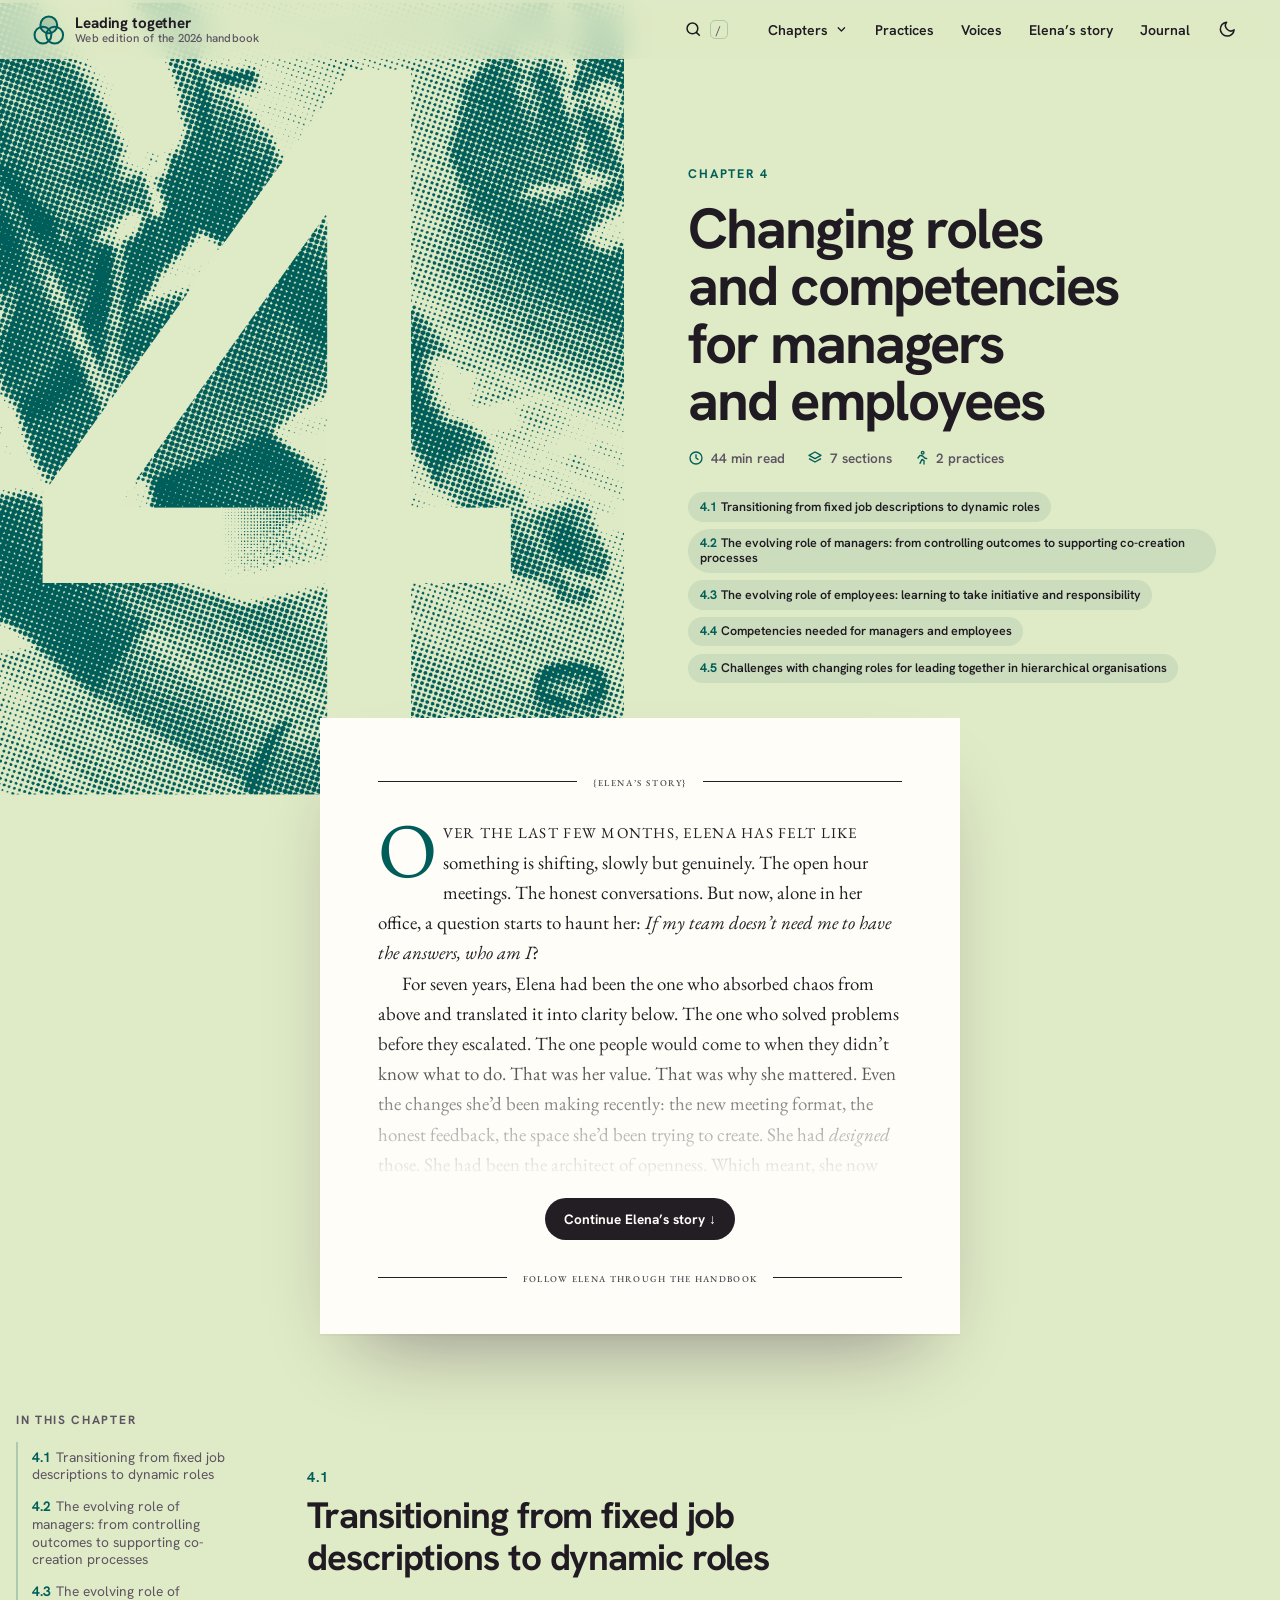
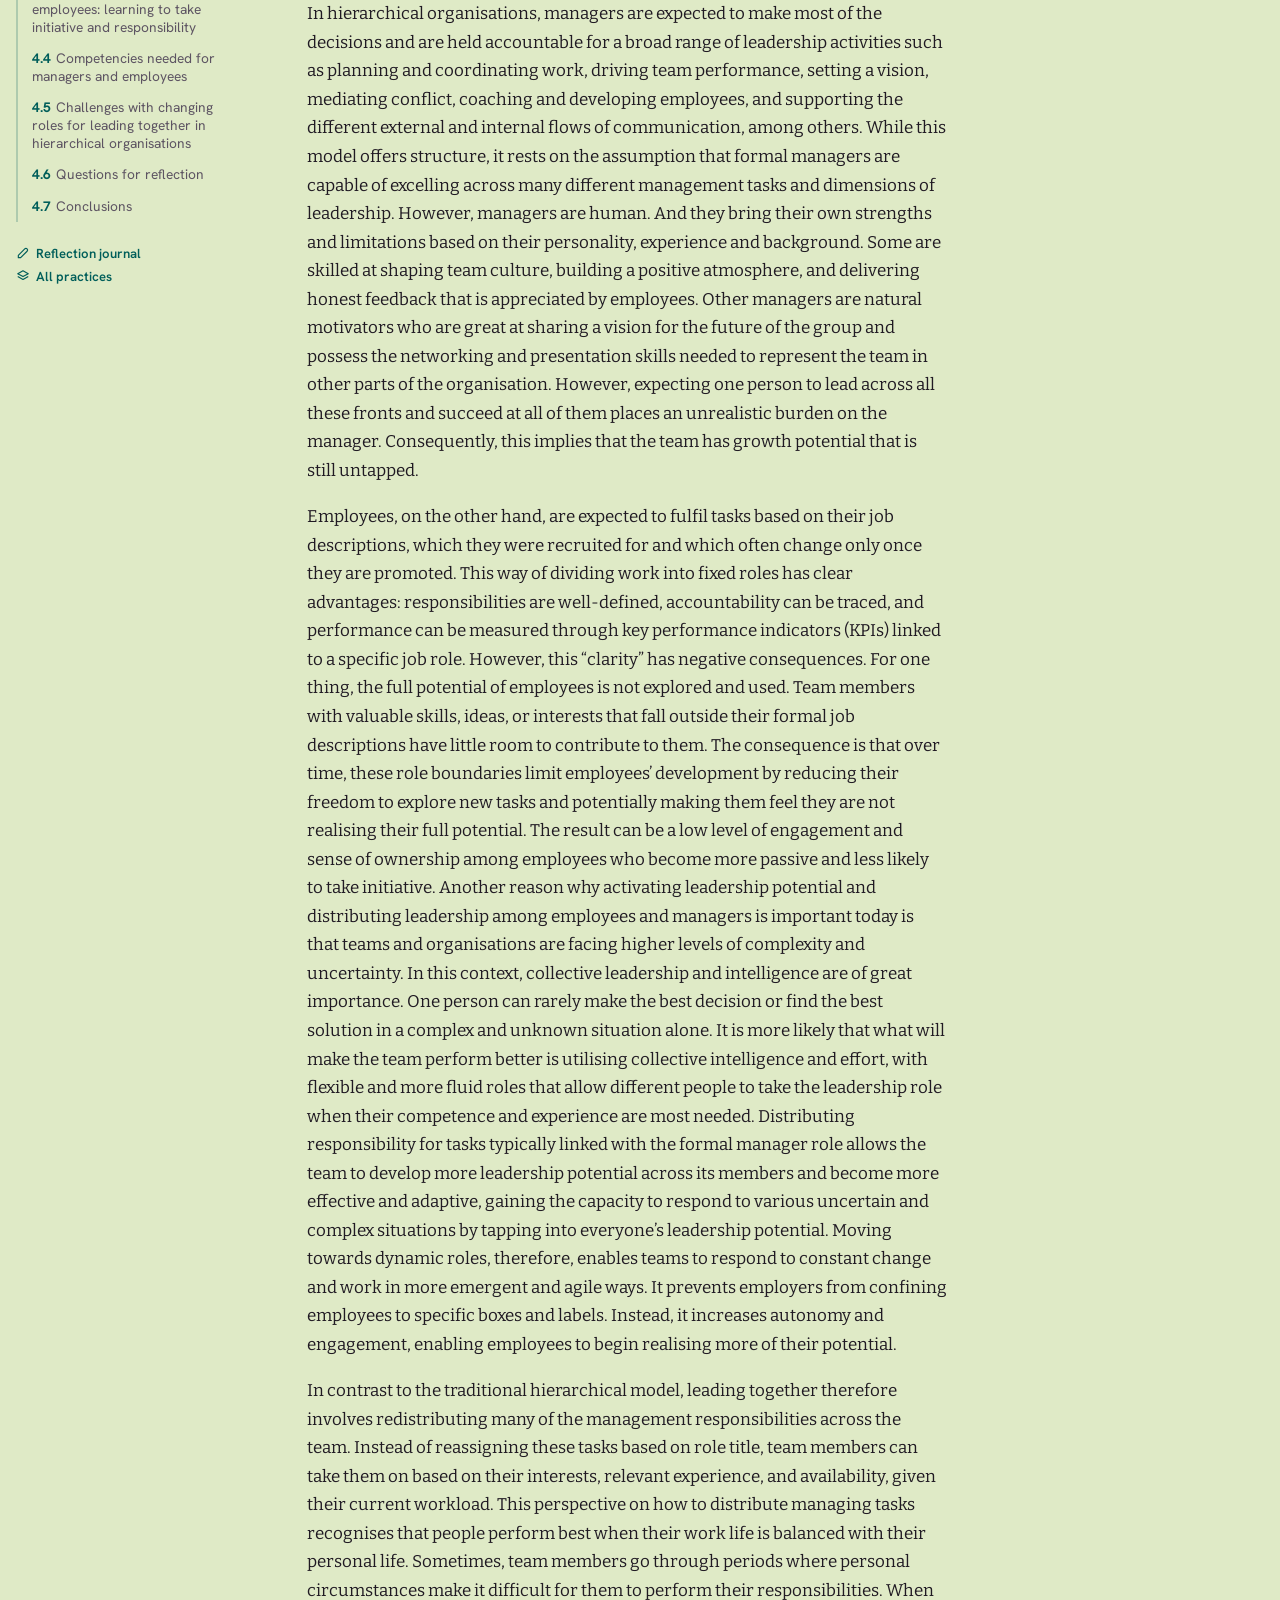
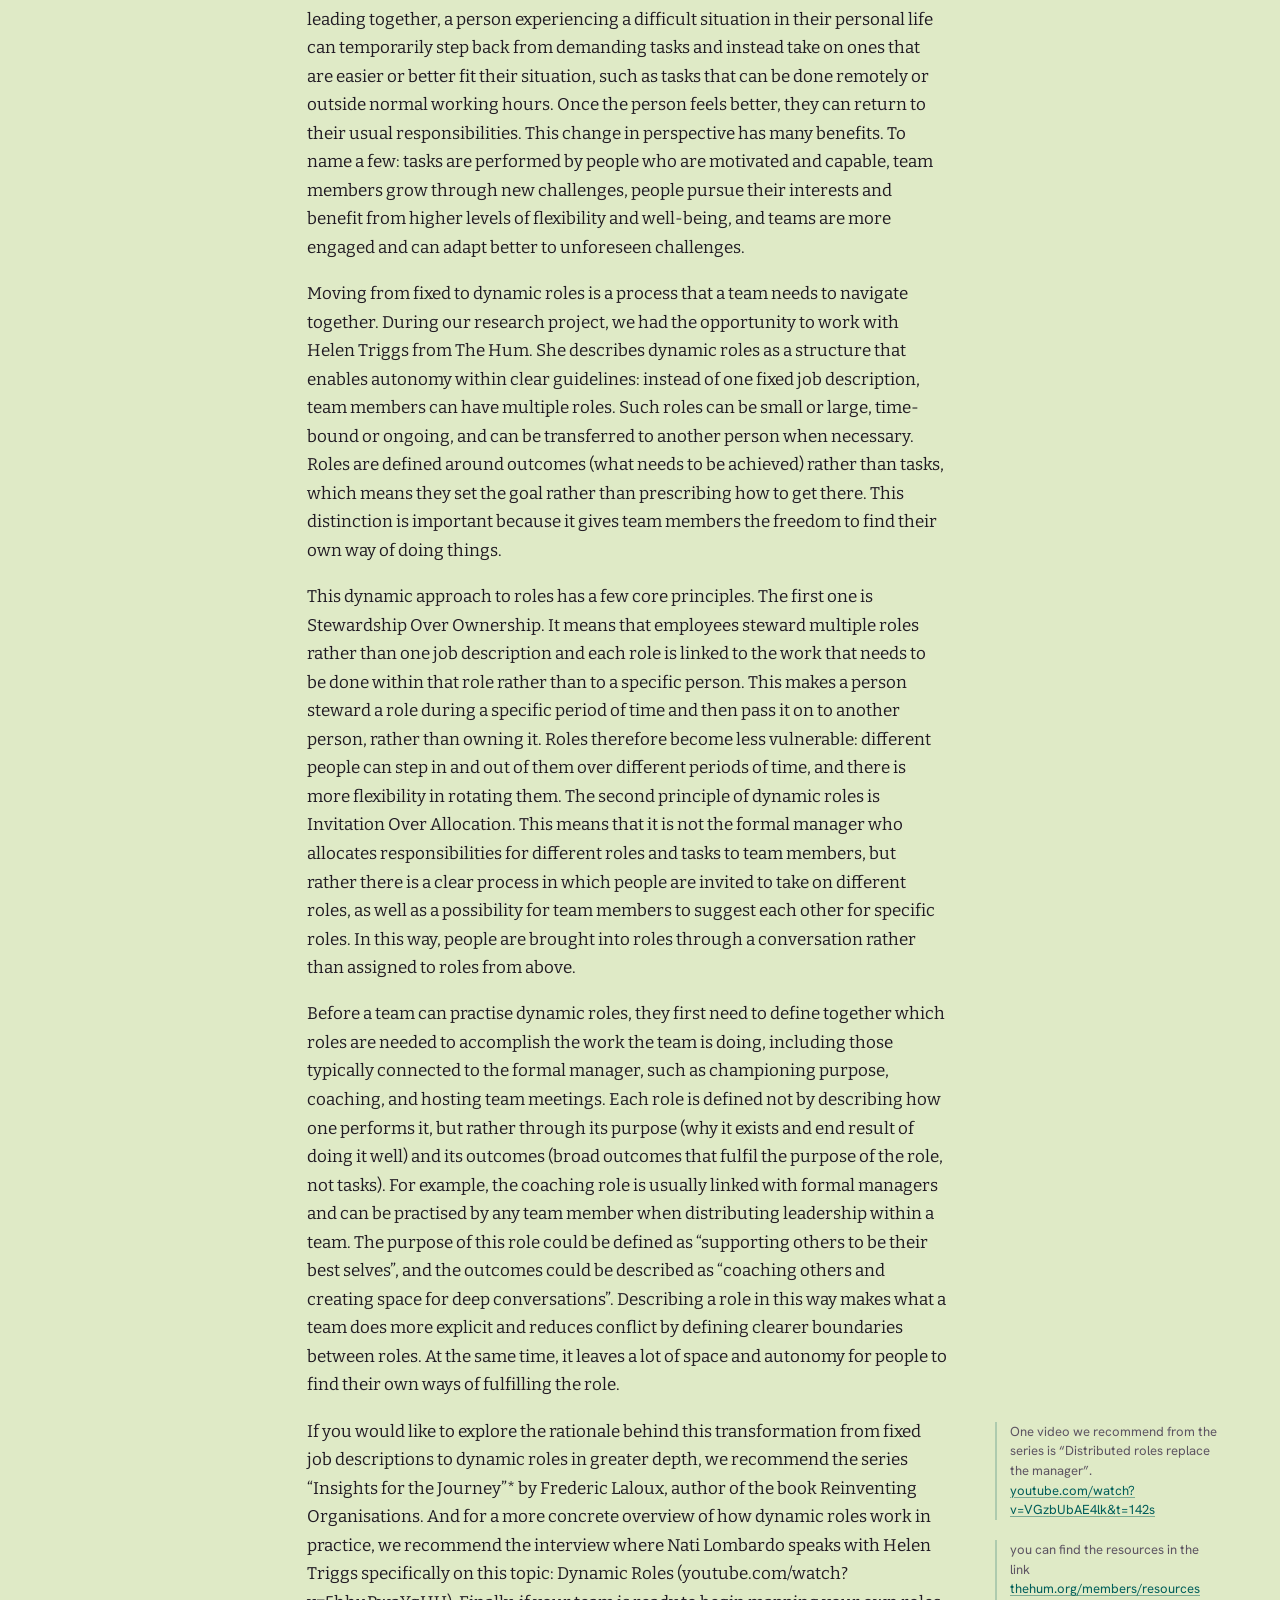
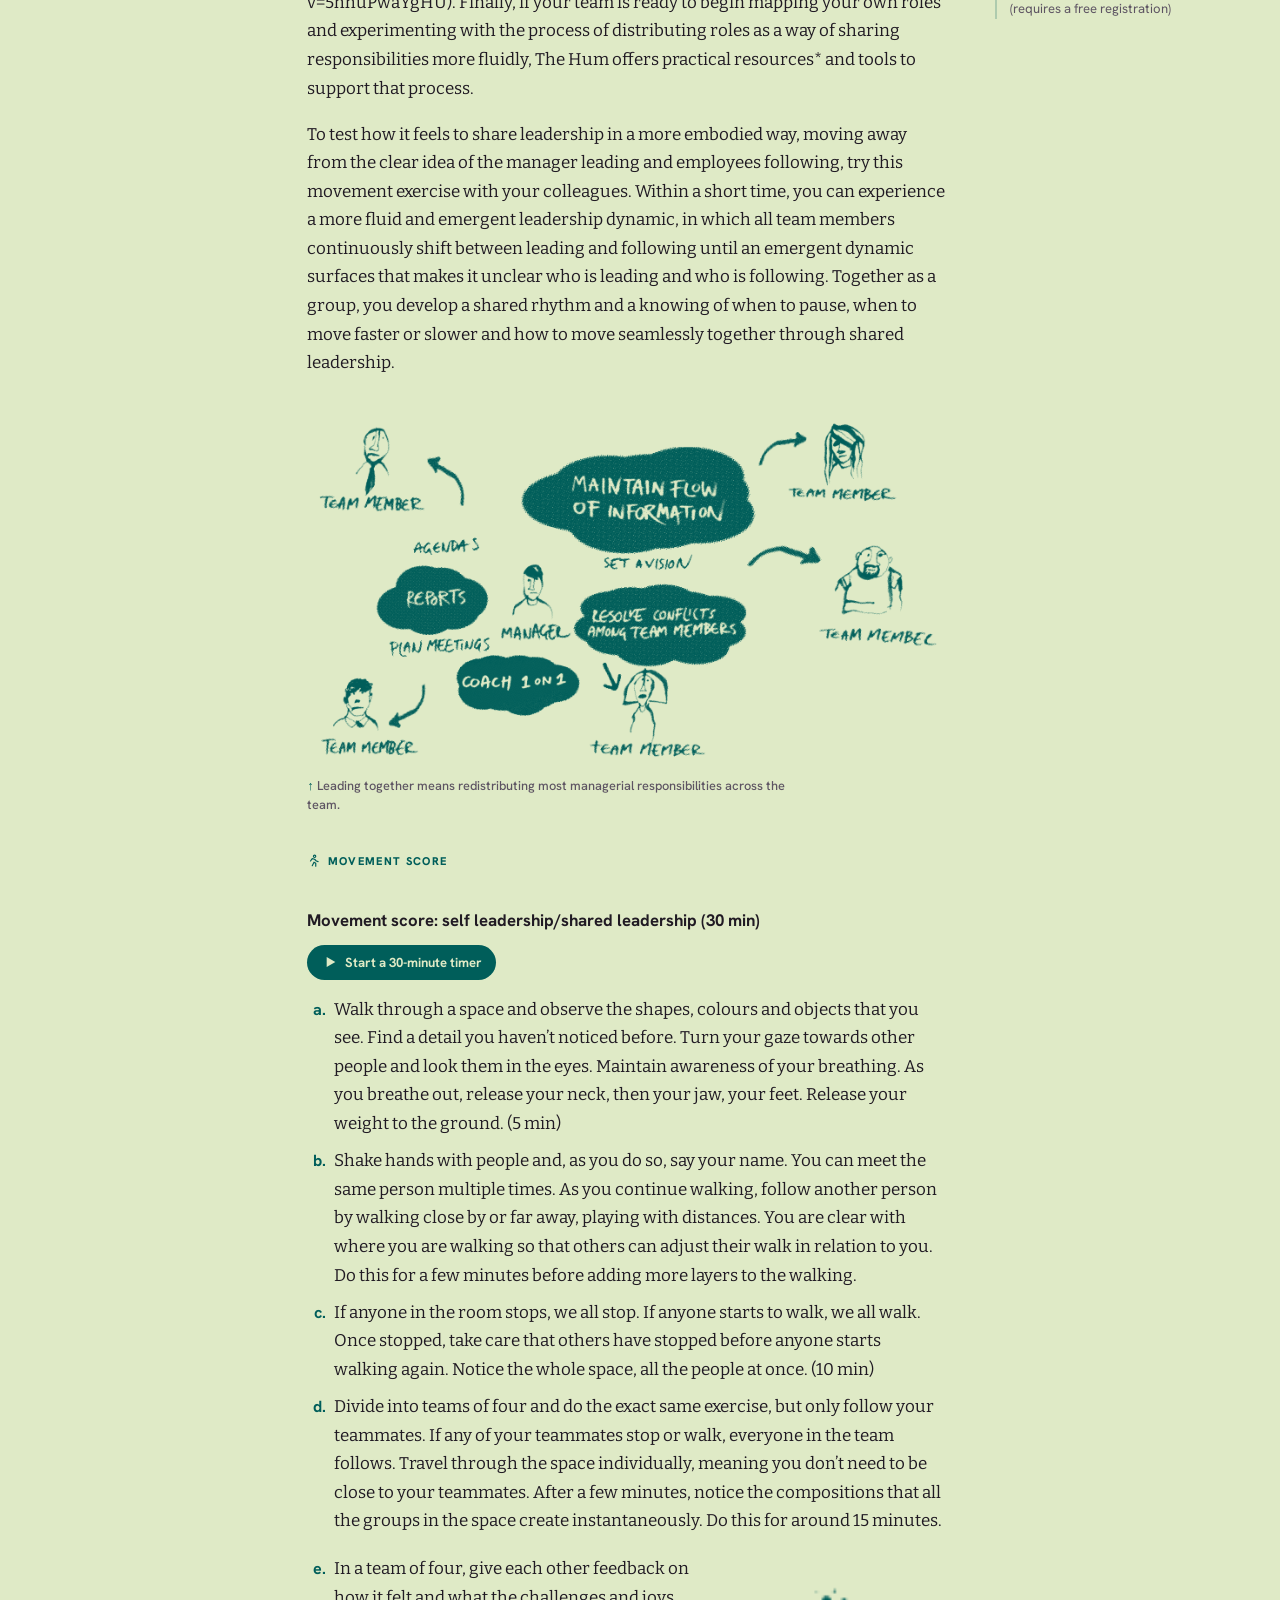
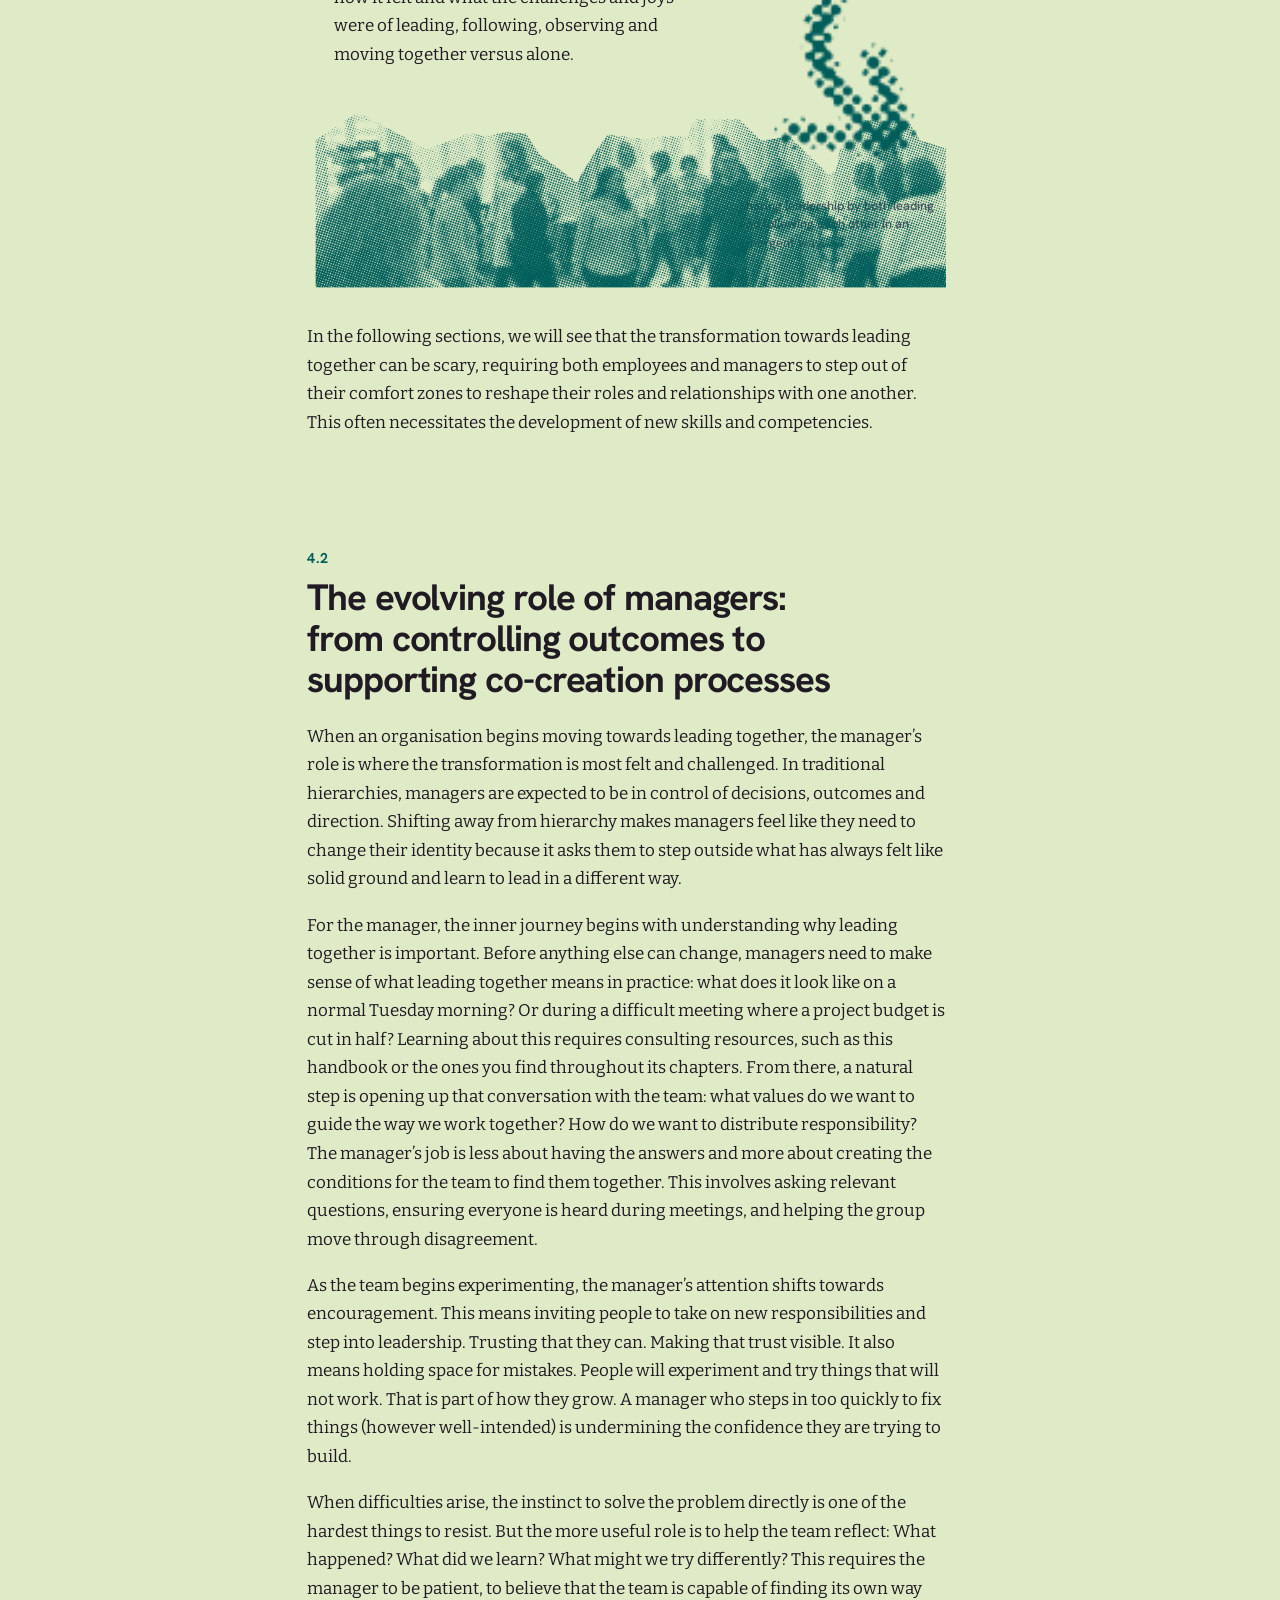
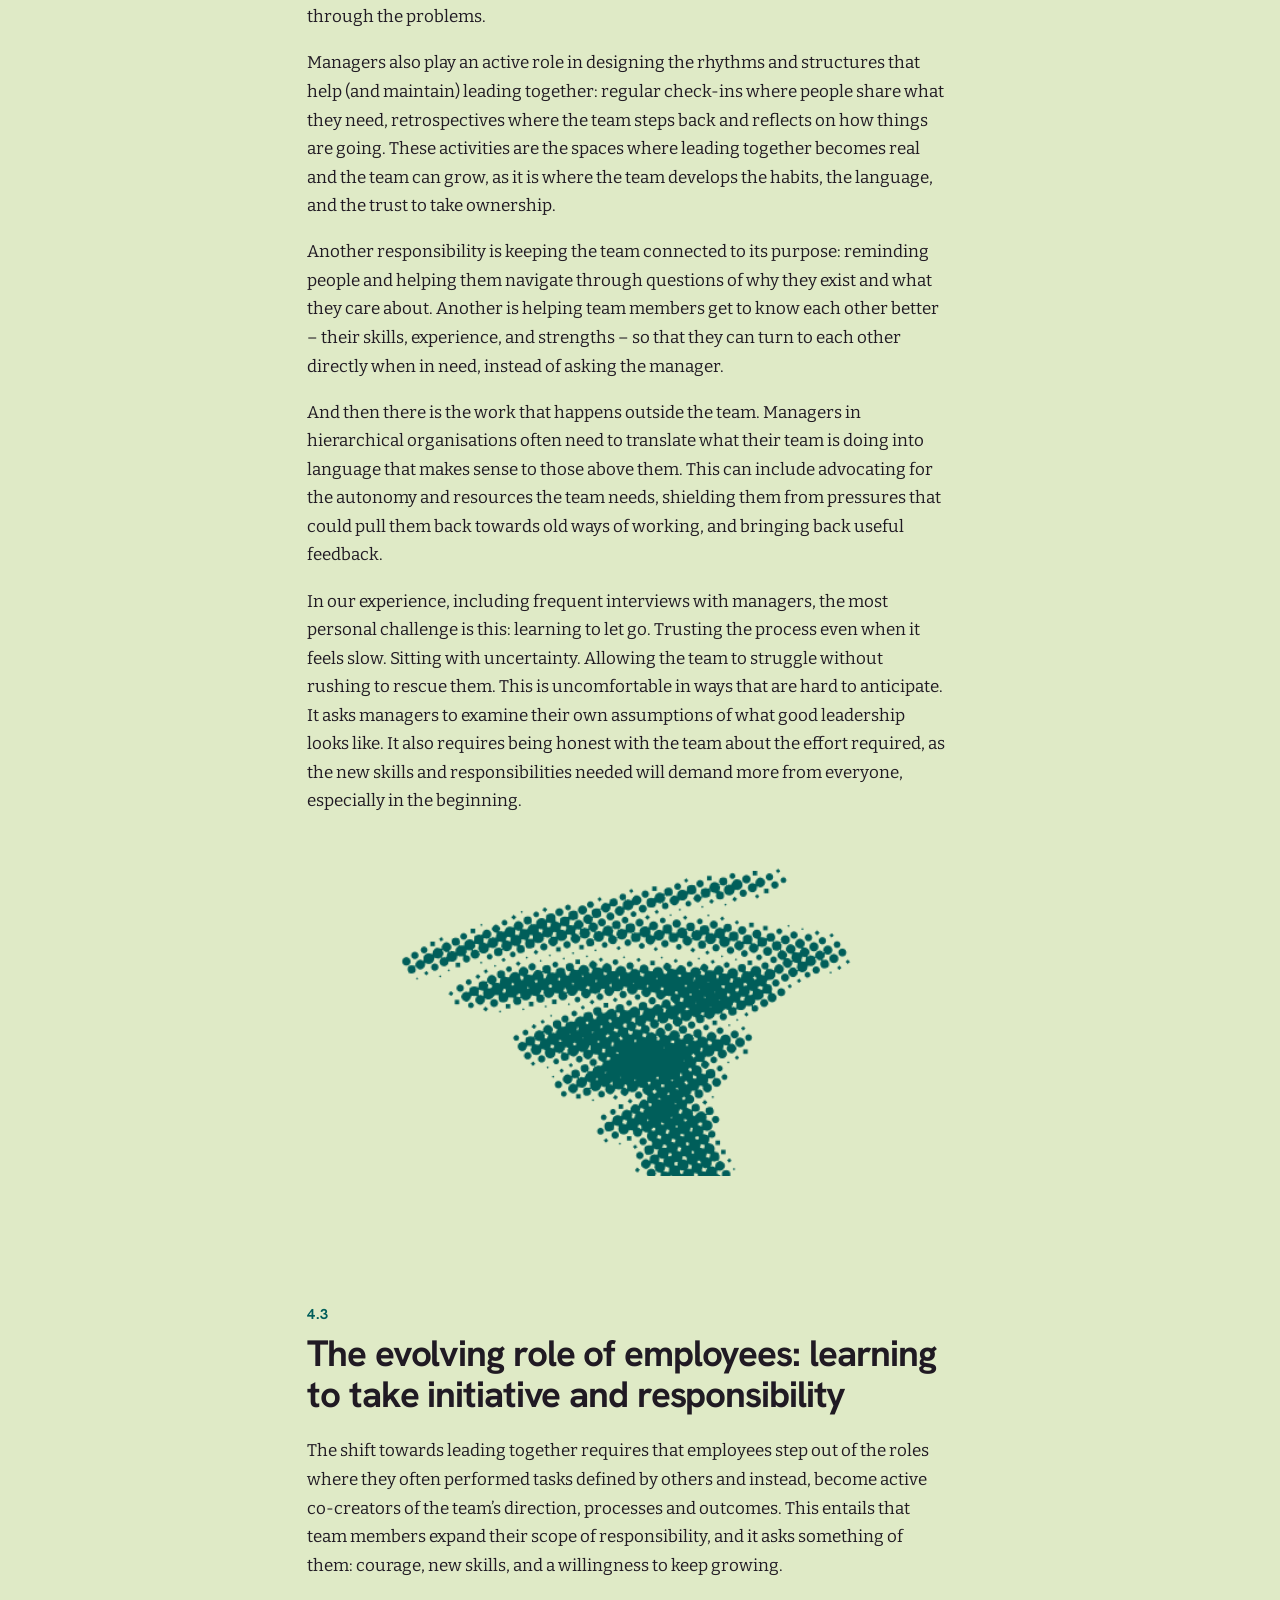
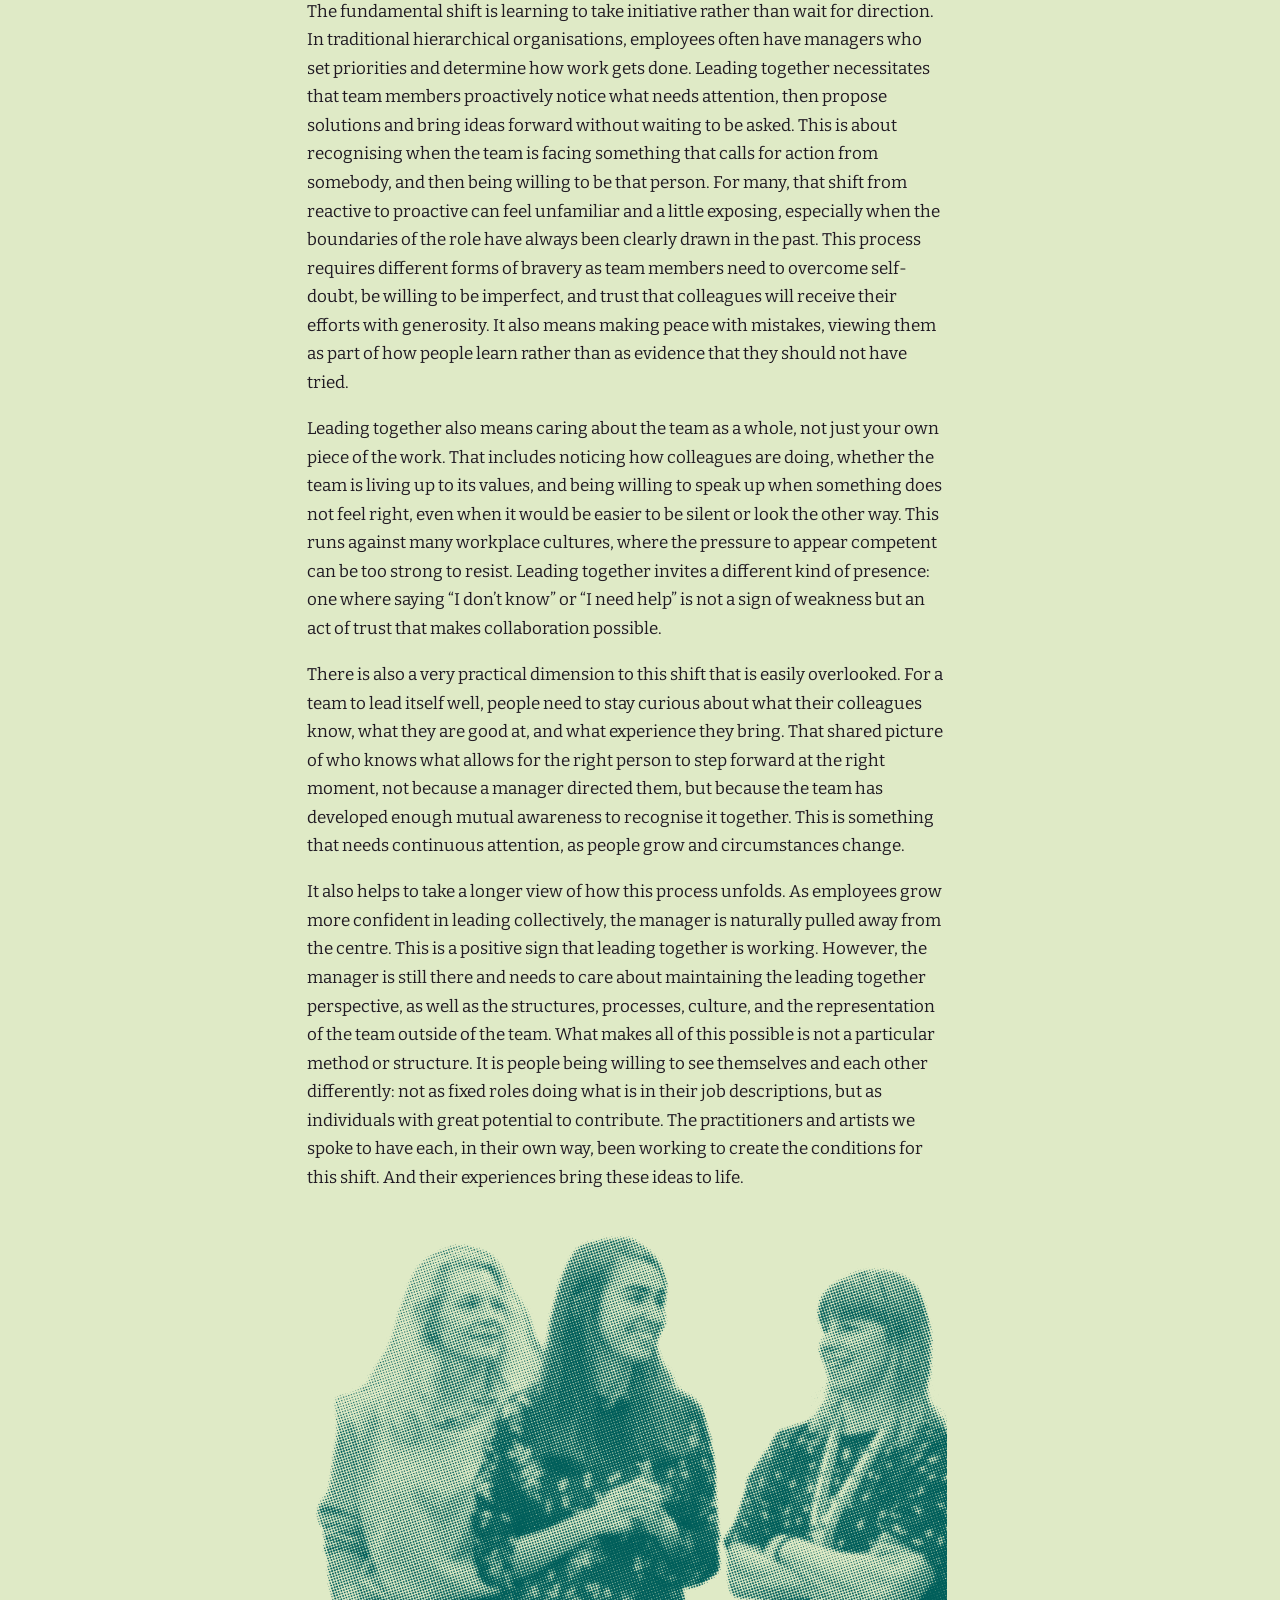
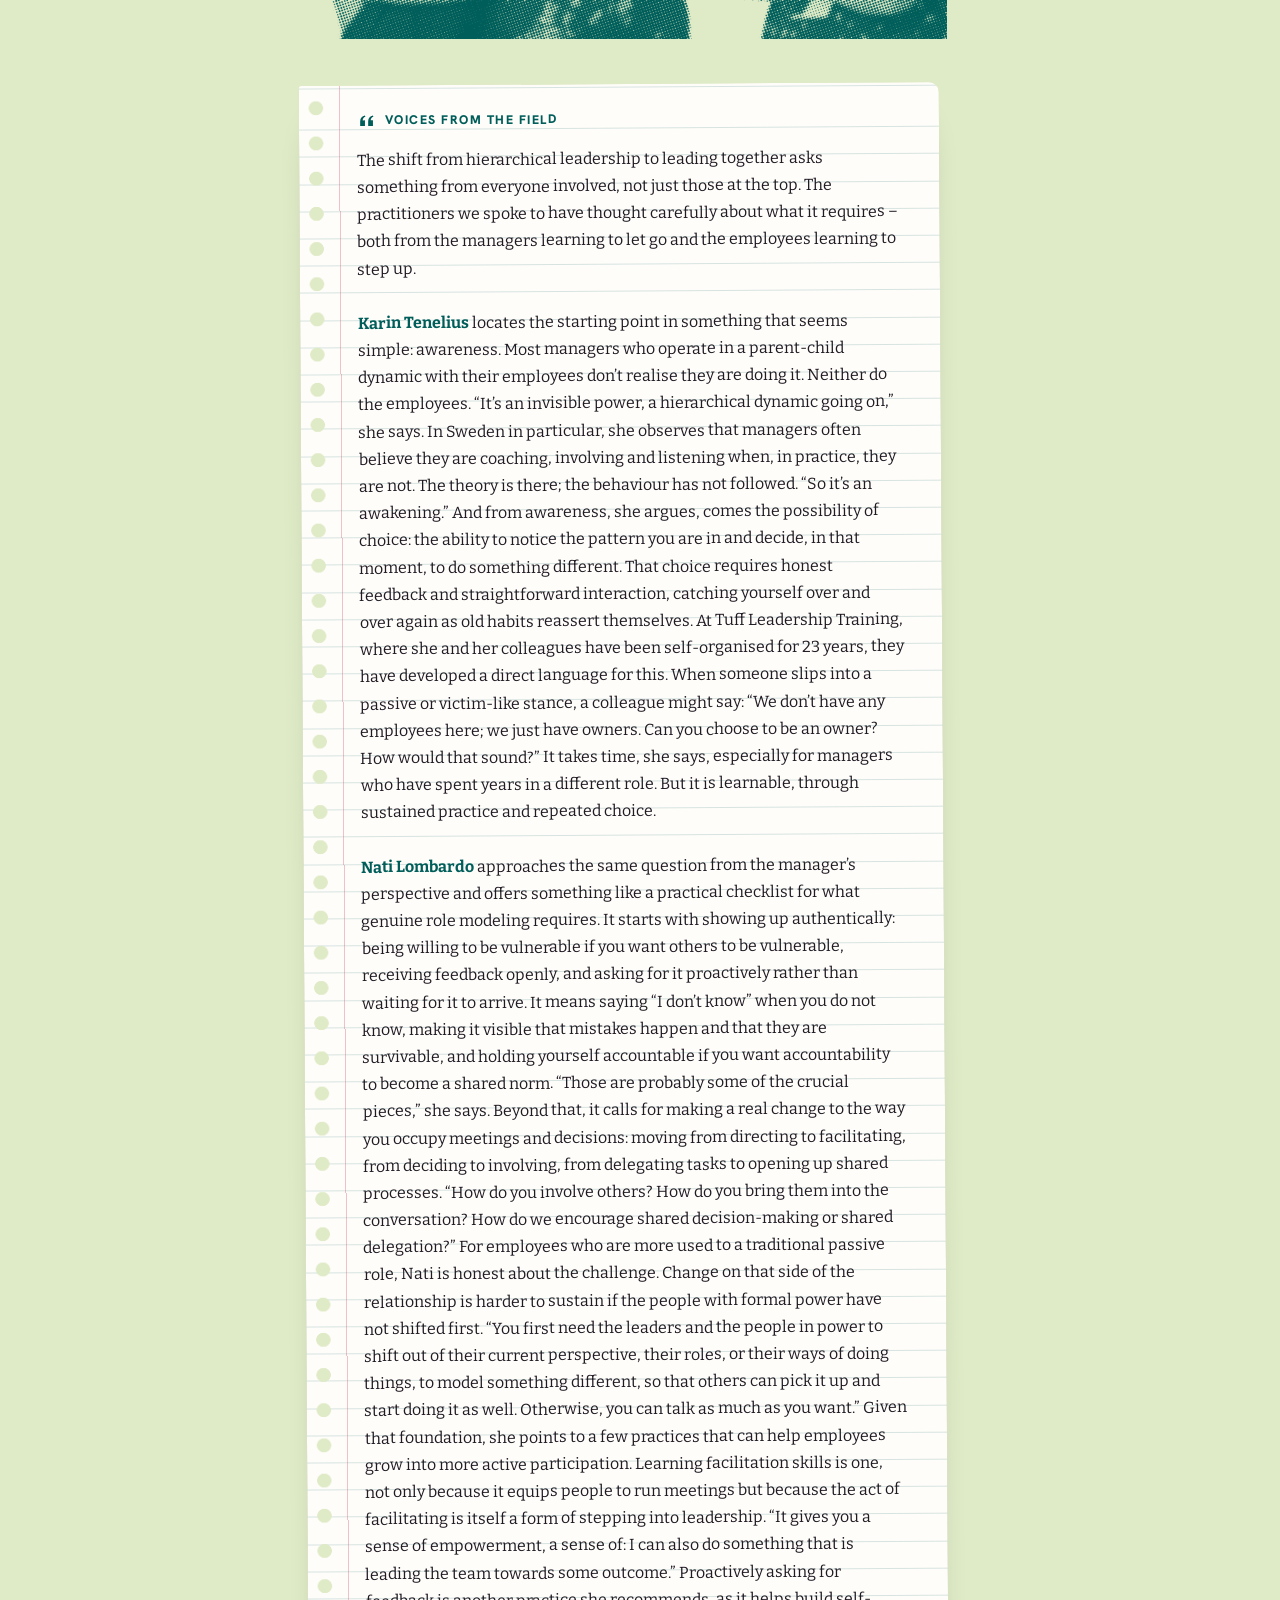
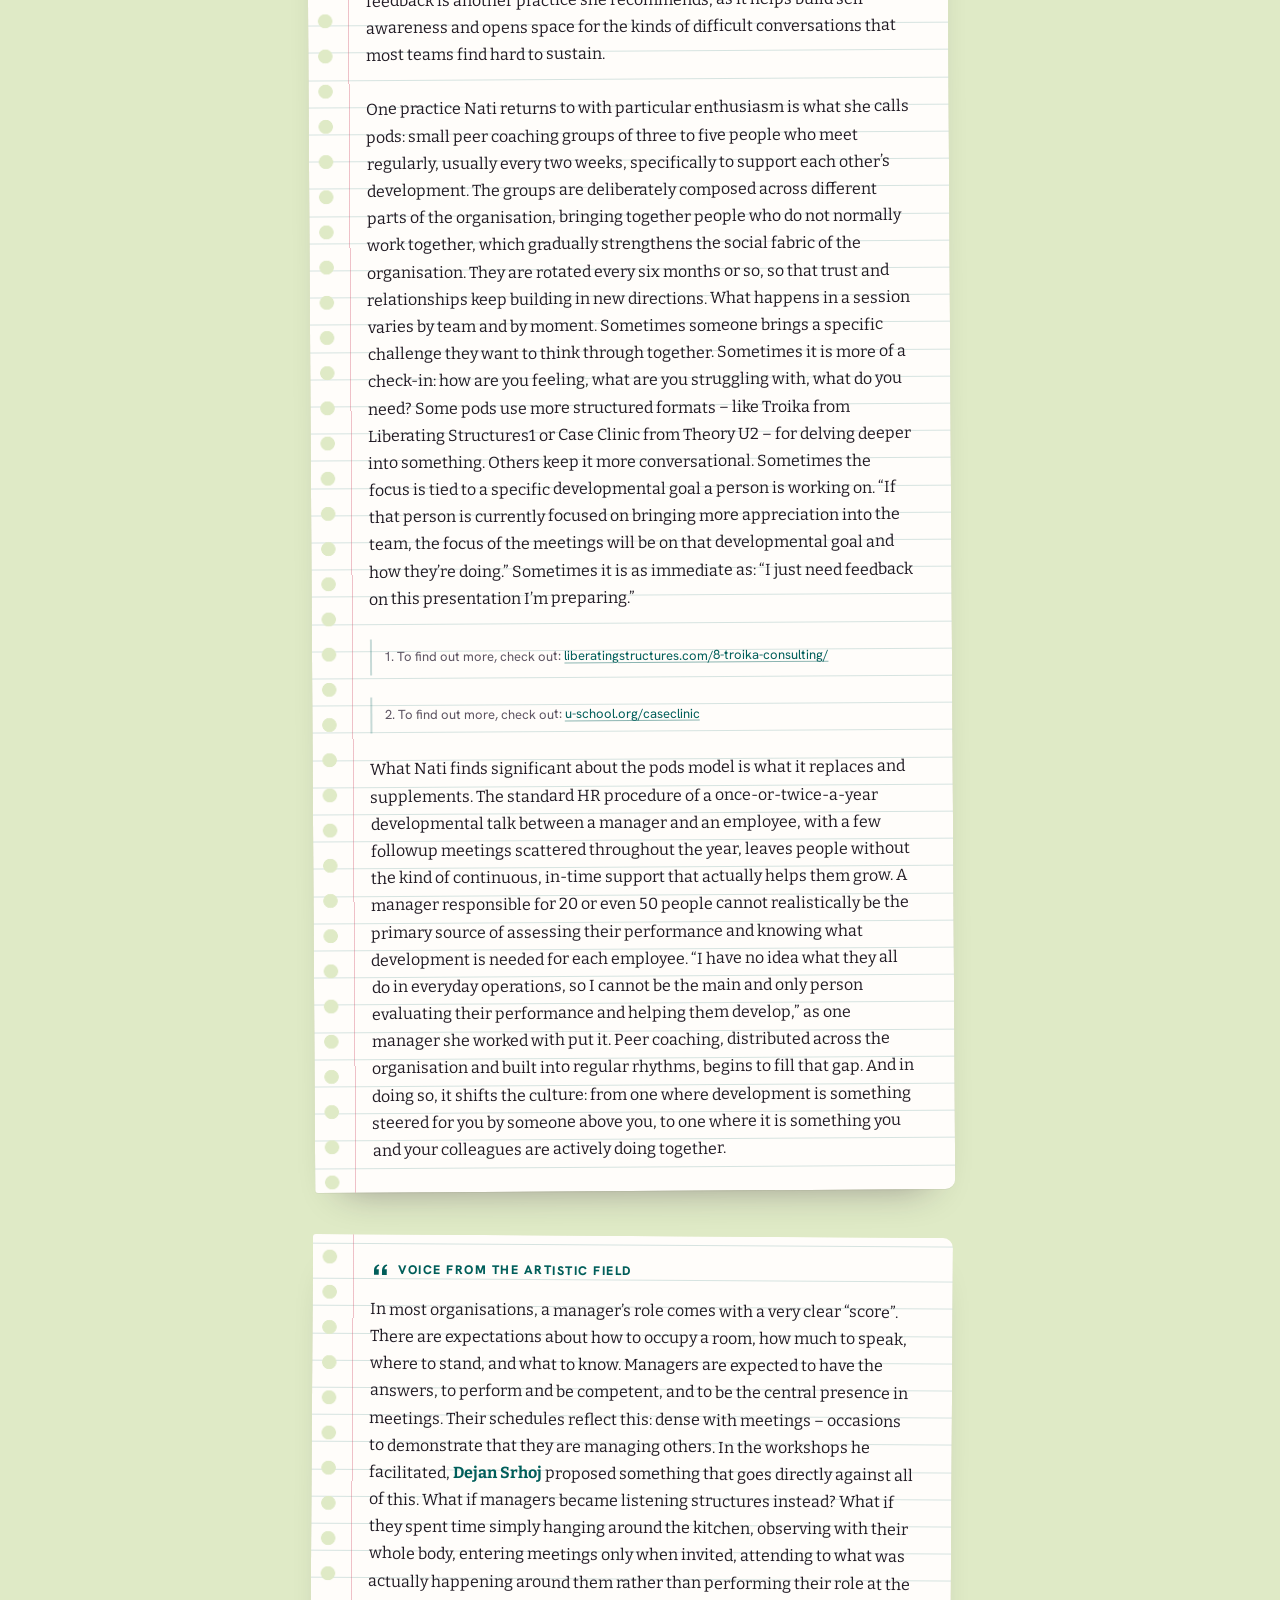
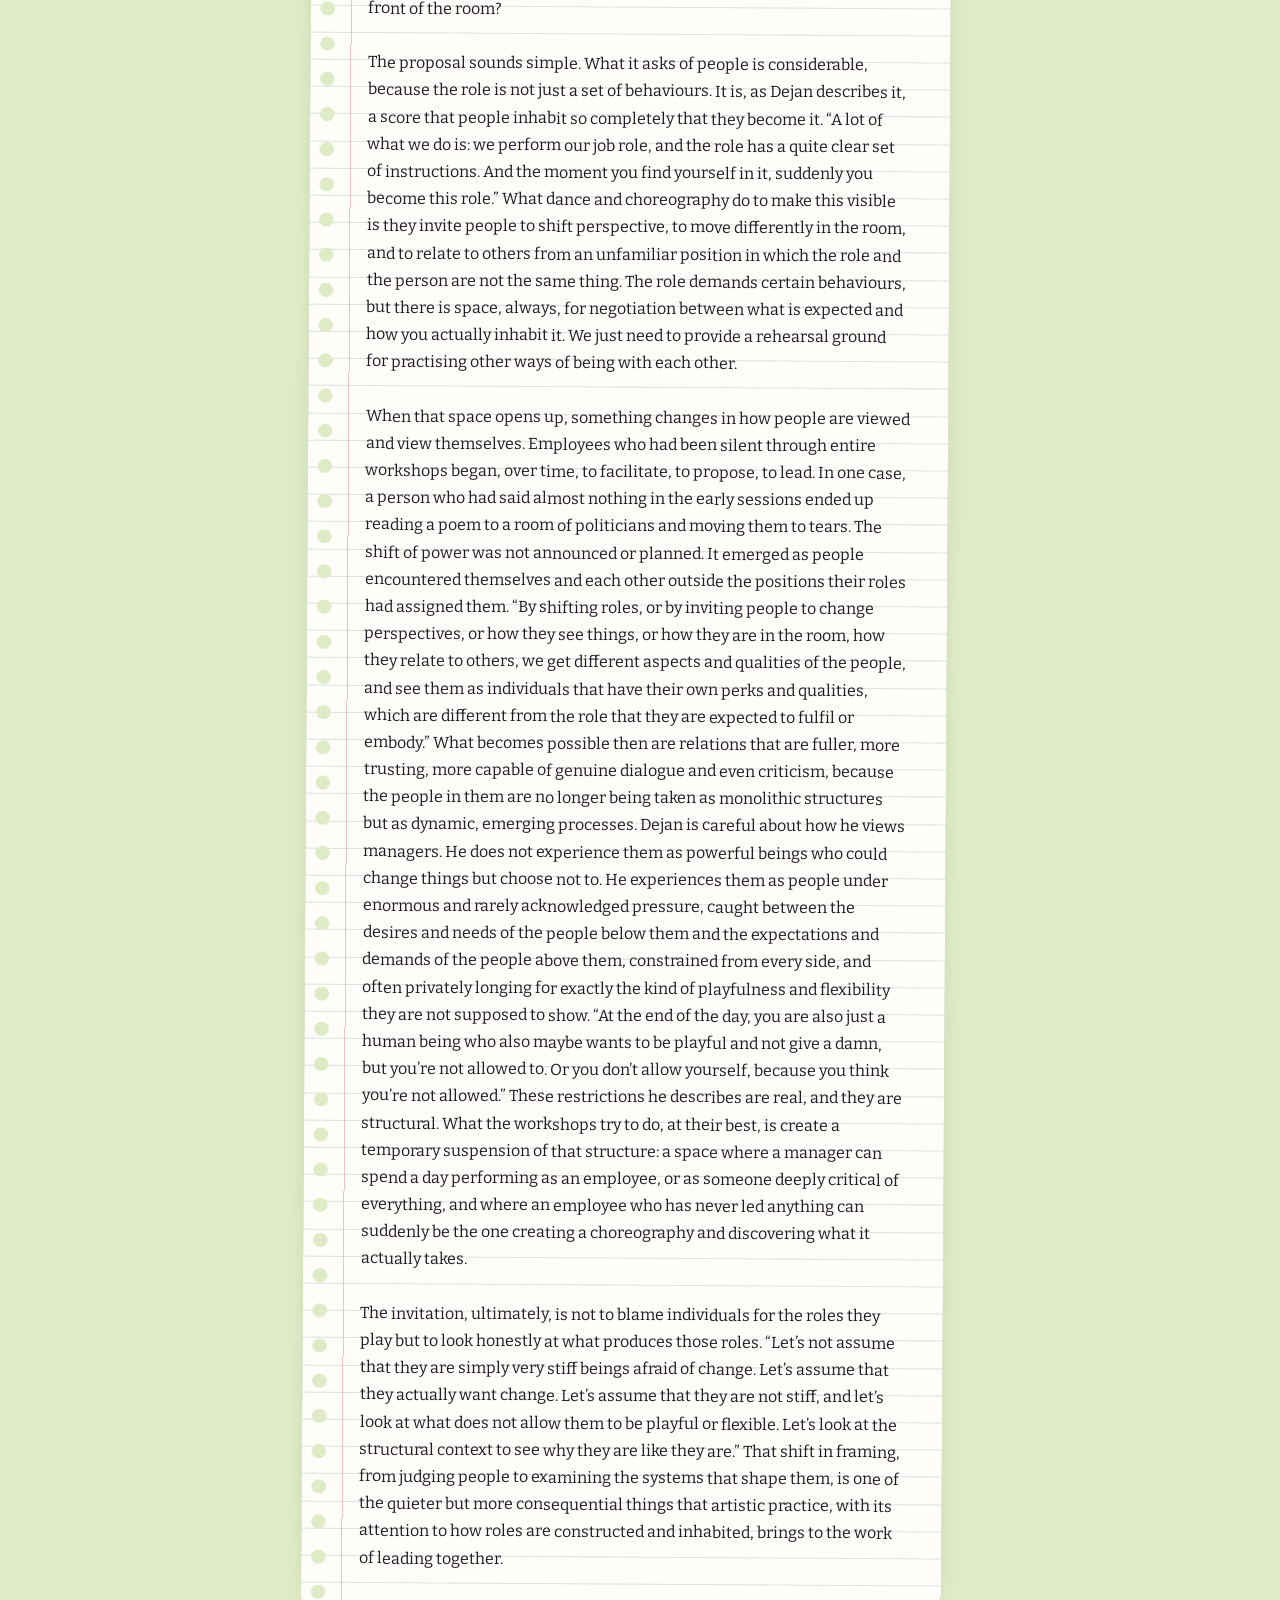
<file: chapter-4.html>
<!doctype html>
<html lang="en">
<head>
<meta charset="utf-8">
<meta name="viewport" content="width=device-width, initial-scale=1">
<title>Chapter 4: Changing roles and competencies for managers and employees · Transforming how we lead together</title>
<meta name="description" content="In hierarchical organisations, managers are expected to make most of the decisions and are held accountable for a broad range of leadership activities such as planning and coordina">
<meta property="og:title" content="Chapter 4: Changing roles and competencies for managers and employees · Transforming how we lead together">
<meta property="og:description" content="In hierarchical organisations, managers are expected to make most of the decisions and are held accountable for a broad range of leadership activities such as planning and coordina">
<meta property="og:type" content="book">
<meta property="og:image" content="assets/og.jpg">
<meta name="twitter:card" content="summary_large_image">
<meta name="theme-color" content="#dfeac6">
<link rel="icon" href="assets/favicon.svg" type="image/svg+xml">
<link rel="preload" href="assets/fonts/bitter-normal-latin.woff2" as="font" type="font/woff2" crossorigin>
<link rel="preload" href="assets/fonts/hanken-grotesk-normal-latin.woff2" as="font" type="font/woff2" crossorigin>
<link rel="stylesheet" href="assets/fonts.css?v=8febec372d">
<link rel="stylesheet" href="assets/style.css?v=8febec372d">
<style>:root{--ink:#005e5a;--paper:#dfeac6;--ink-d:#e4edcf;--paper-d:#0b1c1f;--ink-l:#005e5a;--paper-l:#dfeac6}</style>
<script>try{var t=JSON.parse(localStorage.getItem("theme"));if(t)document.documentElement.dataset.theme=t}catch(e){}</script>

</head>
<body data-chapter="chapter-4">
<a class="skip" href="#main">Skip to content</a>
<div class="progress" aria-hidden="true"></div>
<header class="topbar">
  <a class="brand" href="index.html" aria-label="Home: Transforming how we lead together"><svg class="brand-mark" viewBox="0 0 40 38" aria-hidden="true"><circle class="c1" cx="20" cy="13" r="10"/><circle class="c2" cx="13" cy="25" r="10"/><circle class="c3" cx="27" cy="25" r="10"/></svg><span>Leading together<small>Web edition of the 2026 handbook</small></span></a>
  <button class="icon-btn search-btn" aria-label="Search the handbook"><svg viewBox="0 0 24 24" fill="none" stroke="currentColor" stroke-width="2" stroke-linecap="round"><circle cx="11" cy="11" r="7"/><path d="m20 20-3.5-3.5"/></svg><kbd>/</kbd></button>
  <nav class="nav" aria-label="Main">
    <div class="chapters-menu">
      <button aria-expanded="false" aria-haspopup="true" aria-current="page">Chapters <svg viewBox="0 0 24 24" fill="none" stroke="currentColor" stroke-width="2.4" stroke-linecap="round" stroke-linejoin="round"><path d="m6 9 6 6 6-6"/></svg></button>
      <div class="chapters-pop"><a class="intro" href="introduction.html" style="--c-ink:#4f0e64;--c-paper:#e9d1e5;--c-ink-d:#ecd8e9;--c-paper-d:#1b0c21"><span class="n">i</span><span>Introduction</span></a><a href="chapter-1.html" style="--c-ink:#4f0e64;--c-paper:#e9d1e5;--c-ink-d:#ecd8e9;--c-paper-d:#1b0c21"><span class="n">1</span><span>Why do we need to change the way we lead and organise our work?</span></a><a href="chapter-2.html" style="--c-ink:#232176;--c-paper:#e2d9ed;--c-ink-d:#e6dff0;--c-paper-d:#120f24"><span class="n">2</span><span>Nurturing self-leadership for leading together</span></a><a href="chapter-3.html" style="--c-ink:#004b1c;--c-paper:#d3eadf;--c-ink-d:#daede4;--c-paper-d:#0b1812"><span class="n">3</span><span>Transforming culture and the way we relate to each other</span></a><a href="chapter-4.html" style="--c-ink:#005e5a;--c-paper:#dfeac6;--c-ink-d:#e4edcf;--c-paper-d:#0b1c1f"><span class="n">4</span><span>Changing roles and competencies for managers and employees</span></a><a href="chapter-5.html" style="--c-ink:#5c5349;--c-paper:#f1f3c2;--c-ink-d:#f2f4c5;--c-paper-d:#1e191b"><span class="n">5</span><span>Embedding participatory structures and processes for leading together</span></a><a href="chapter-6.html" style="--c-ink:#700044;--c-paper:#d8cdd6;--c-ink-d:#ded4dc;--c-paper-d:#22091a"><span class="n">6</span><span>Designing and navigating your own transformation journey</span></a></div>
    </div>
    <a href="practices.html">Practices</a>
    <a href="voices.html">Voices</a>
    <a href="elena.html">Elena’s story</a>
    <a href="journal.html">Journal</a>
    <button class="icon-btn" id="theme-btn" aria-label="Toggle dark mode"><svg viewBox="0 0 24 24" fill="none" stroke="currentColor" stroke-width="2" stroke-linecap="round" stroke-linejoin="round"><path d="M21 12.8A9 9 0 1 1 11.2 3a7 7 0 0 0 9.8 9.8z"/></svg><span class="mobile-only">Dark mode</span></button>
  </nav>
  <button class="icon-btn menu-btn" aria-label="Menu" aria-expanded="false"><svg viewBox="0 0 24 24" fill="none" stroke="currentColor" stroke-width="2" stroke-linecap="round"><path d="M4 7h16M4 12h16M4 17h10"/></svg></button>
</header>
<div class="scrim"></div>
<main id="main">
<header class="ch-hero">
  <div class="photo"><div class="ink-img" data-src="assets/hero/chapter-4.webp" role="img" aria-label="Chapter 4 opening artwork" style="height:100%;-webkit-mask-size:cover;mask-size:cover;-webkit-mask-position:left center;mask-position:left center"></div></div>
  <div class="titles">
    <span class="kicker">Chapter 4</span>
    <h1>Changing roles and competencies for managers and employees</h1>
    <div class="meta"><span><svg viewBox="0 0 24 24" fill="none" stroke="currentColor" stroke-width="2" stroke-linecap="round"><circle cx="12" cy="12" r="9"/><path d="M12 7v5l3 2"/></svg> 44 min read</span><span><svg viewBox="0 0 24 24" fill="none" stroke="currentColor" stroke-width="2" stroke-linejoin="round"><path d="m12 3 9 5-9 5-9-5 9-5z"/><path d="m3 13 9 5 9-5"/></svg> 7 sections</span><span><svg viewBox="0 0 24 24" fill="none" stroke="currentColor" stroke-width="2" stroke-linecap="round" stroke-linejoin="round"><circle cx="13" cy="4" r="2"/><path d="m9 20 3-6 3 2v5M6 12l3-4 4 1 3 3 3 1"/></svg> 2 practices</span></div>
    <nav class="jump" aria-label="Sections in this chapter"><a href="#transitioning-from-fixed-job-descriptions-to-dynamic-roles"><b>4.1</b>Transitioning from fixed job descriptions to dynamic roles</a><a href="#the-evolving-role-of-managers-from-controlling-outcomes-to-s"><b>4.2</b>The evolving role of managers: from controlling outcomes to supporting co-creation processes</a><a href="#the-evolving-role-of-employees-learning-to-take-initiative-a"><b>4.3</b>The evolving role of employees: learning to take initiative and responsibility</a><a href="#competencies-needed-for-managers-and-employees"><b>4.4</b>Competencies needed for managers and employees</a><a href="#challenges-with-changing-roles-for-leading-together-in-hiera"><b>4.5</b>Challenges with changing roles for leading together in hierarchical organisations</a></nav>
  </div>
</header>
<article class="elena collapsible" style="--c-ink:#005e5a" aria-label="Elena’s story"><div class="elena-head">{elena’s story}</div><div class="elena-body"><p class="first"><span class="drop">O</span>ver the last few months, elena has felt like something is shifting, slowly but genuinely. The open hour meetings. The honest conversations. But now, alone in her office, a question starts to haunt her: <em>If my team doesn’t need me to have the answers, who am I</em>?</p><p>For seven years, Elena had been the one who absorbed chaos from above and translated it into clarity below. The one who solved problems before they escalated. The one people would come to when they didn’t know what to do. That was her value. That was why she mattered. Even the changes she’d been making recently: the new meeting format, the honest feedback, the space she’d been trying to create. She had <em>designed</em> those. She had been the architect of openness. Which meant, she now realises uncomfortably, that she had still been in control of it.</p><p>Her phone buzzes: a message from her director requesting an update on the quarterly targets. kpis. She puts the phone face down.</p><p>Elena thinks about Jonas. Three months ago, after their conversation, something had reawakened in him. He’d started staying late again, not every day, but sometimes. The open hour had given his thinking a place to land. Watching this, she had felt something close to what she’d written down on the train: <em>to see people become more than they thought they could be</em>.</p><p>Elena decides to say nothing in the first open hour meeting. She won’t facilitate. Won’t redirect. She’ll just sit, notebook in lap, and see what happens when she steps back from being the gravitational centre of the room.</p><p>It is harder than she expected. The meeting begins without her usual whiteboard question. Jonas had volunteered to prepare something this week, partly as an experiment. He writes: What is one thing we’re doing for our care recipients that we’re proud of, and one thing we wish we could do differently?</p><p>They are good questions. The conversation moves. Sara talks about a family she’s been supporting through a difficult transition. Jamal tells a story about a care recipient who asked him, last week, whether anyone at the municipality actually reads the feedback forms. The room laughs, and then goes quiet. It isn’t really funny.</p><p>Elena grips her notebook. The question hangs in the air unanswered. The silence stretches. Every part of Elena wants to speak. Her mouth opens slightly.</p><p>She closes it. Jonas glances at her briefly, not for the answer, she thinks, but just to check. She gives the smallest shake of her head. Not yet.</p><p>Sara makes a connection that surprises her. Jamal builds on it. They begin discussing ways to make citizens participate more and what it means to be listened to. The direction that emerges is not the one Elena would have taken. She finds herself leaning forward slightly, genuinely interested in where this is going.</p><p>After the meeting, as people gather their things, Jonas stops beside her.</p><p>“You were quiet,” he says. “I was listening,” she replies. He nods. Then says, “It felt different. The room felt different.” Elena knows what he means. There had been a quality to the conversation: a kind of energy, people building upon each other rather than referring back to a centre. It was something she had not been able to manufacture when she was running things.</p><p class="brk" aria-hidden="true">* * *</p></div><button class="more">Continue Elena’s story ↓</button><div class="elena-foot"><a href="elena.html#chapter-4">follow elena through the handbook</a></div></article>
<div class="reader-layout">
  <aside class="toc" aria-label="In this chapter"><h2>In this chapter</h2><ol><li><a href="#transitioning-from-fixed-job-descriptions-to-dynamic-roles"><b>4.1</b>Transitioning from fixed job descriptions to dynamic roles</a></li><li><a href="#the-evolving-role-of-managers-from-controlling-outcomes-to-s"><b>4.2</b>The evolving role of managers: from controlling outcomes to supporting co-creation processes</a></li><li><a href="#the-evolving-role-of-employees-learning-to-take-initiative-a"><b>4.3</b>The evolving role of employees: learning to take initiative and responsibility</a></li><li><a href="#competencies-needed-for-managers-and-employees"><b>4.4</b>Competencies needed for managers and employees</a></li><li><a href="#challenges-with-changing-roles-for-leading-together-in-hiera"><b>4.5</b>Challenges with changing roles for leading together in hierarchical organisations</a></li><li><a href="#questions-for-reflection"><b>4.6</b>Questions for reflection</a></li><li><a href="#conclusions"><b>4.7</b>Conclusions</a></li></ol>
    <div class="tools"><a href="journal.html#chapter-4"><svg width=14 height=14 viewBox="0 0 24 24" fill="none" stroke="currentColor" stroke-width="2" stroke-linecap="round" stroke-linejoin="round"><path d="M4 20h4L19 9a2.8 2.8 0 0 0-4-4L4 16v4z"/></svg> Reflection journal</a><a href="practices.html"><svg width=14 height=14 viewBox="0 0 24 24" fill="none" stroke="currentColor" stroke-width="2" stroke-linejoin="round"><path d="m12 3 9 5-9 5-9-5 9-5z"/><path d="m3 13 9 5 9-5"/></svg> All practices</a></div>
  </aside>
  <article class="prose">
<section class="sec" id="transitioning-from-fixed-job-descriptions-to-dynamic-roles"><h2><span class="num">4.1</span>Transitioning from fixed job descriptions to dynamic roles<a class="anchor" href="#transitioning-from-fixed-job-descriptions-to-dynamic-roles" aria-label="Copy link to this section">#</a></h2>
<p id="t1">In hierarchical organisations, managers are expected to make most of the decisions and are held accountable for a broad range of leadership activities such as planning and coordinating work, driving team performance, setting a vision, mediating conflict, coaching and developing employees, and supporting the different external and internal flows of communication, among others. While this model offers structure, it rests on the assumption that formal managers are capable of excelling across many different management tasks and dimensions of leadership. However, managers are human. And they bring their own strengths and limitations based on their personality, experience and background. Some are skilled at shaping team culture, building a positive atmosphere, and delivering honest feedback that is appreciated by employees. Other managers are natural motivators who are great at sharing a vision for the future of the group and possess the networking and presentation skills needed to represent the team in other parts of the organisation. However, expecting one person to lead across all these fronts and succeed at all of them places an unrealistic burden on the manager. Consequently, this implies that the team has growth potential that is still untapped.</p>
<p id="t2">Employees, on the other hand, are expected to fulfil tasks based on their job descriptions, which they were recruited for and which often change only once they are promoted. This way of dividing work into fixed roles has clear advantages: responsibilities are well-defined, accountability can be traced, and performance can be measured through key performance indicators (KPIs) linked to a specific job role. However, this “clarity” has negative consequences. For one thing, the full potential of employees is not explored and used. Team members with valuable skills, ideas, or interests that fall outside their formal job descriptions have little room to contribute to them. The consequence is that over time, these role boundaries limit employees’ development by reducing their freedom to explore new tasks and potentially making them feel they are not realising their full potential. The result can be a low level of engagement and sense of ownership among employees who become more passive and less likely to take initiative. Another reason why activating leadership potential and distributing leadership among employees and managers is important today is that teams and organisations are facing higher levels of complexity and uncertainty. In this context, collective leadership and intelligence are of great importance. One person can rarely make the best decision or find the best solution in a complex and unknown situation alone. It is more likely that what will make the team perform better is utilising collective intelligence and effort, with flexible and more fluid roles that allow different people to take the leadership role when their competence and experience are most needed. Distributing responsibility for tasks typically linked with the formal manager role allows the team to develop more leadership potential across its members and become more effective and adaptive, gaining the capacity to respond to various uncertain and complex situations by tapping into everyone’s leadership potential. Moving towards dynamic roles, therefore, enables teams to respond to constant change and work in more emergent and agile ways. It prevents employers from confining employees to specific boxes and labels. Instead, it increases autonomy and engagement, enabling employees to begin realising more of their potential.</p>
<p id="t3">In contrast to the traditional hierarchical model, leading together therefore involves redistributing many of the management responsibilities across the team. Instead of reassigning these tasks based on role title, team members can take them on based on their interests, relevant experience, and availability, given their current workload. This perspective on how to distribute managing tasks recognises that people perform best when their work life is balanced with their personal life. Sometimes, team members go through periods where personal circumstances make it difficult for them to perform their responsibilities. When leading together, a person experiencing a difficult situation in their personal life can temporarily step back from demanding tasks and instead take on ones that are easier or better fit their situation, such as tasks that can be done remotely or outside normal working hours. Once the person feels better, they can return to their usual responsibilities. This change in perspective has many benefits. To name a few: tasks are performed by people who are motivated and capable, team members grow through new challenges, people pursue their interests and benefit from higher levels of flexibility and well-being, and teams are more engaged and can adapt better to unforeseen challenges.</p>
<p id="t4">Moving from fixed to dynamic roles is a process that a team needs to navigate together. During our research project, we had the opportunity to work with Helen Triggs from The Hum. She describes dynamic roles as a structure that enables autonomy within clear guidelines: instead of one fixed job description, team members can have multiple roles. Such roles can be small or large, time-bound or ongoing, and can be transferred to another person when necessary. Roles are defined around outcomes (what needs to be achieved) rather than tasks, which means they set the goal rather than prescribing how to get there. This distinction is important because it gives team members the freedom to find their own way of doing things.</p>
<p id="t5">This dynamic approach to roles has a few core principles. The first one is Stewardship Over Ownership. It means that employees steward multiple roles rather than one job description and each role is linked to the work that needs to be done within that role rather than to a specific person. This makes a person steward a role during a specific period of time and then pass it on to another person, rather than owning it. Roles therefore become less vulnerable: different people can step in and out of them over different periods of time, and there is more flexibility in rotating them. The second principle of dynamic roles is Invitation Over Allocation. This means that it is not the formal manager who allocates responsibilities for different roles and tasks to team members, but rather there is a clear process in which people are invited to take on different roles, as well as a possibility for team members to suggest each other for specific roles. In this way, people are brought into roles through a conversation rather than assigned to roles from above.</p>
<p id="t6">Before a team can practise dynamic roles, they first need to define together which roles are needed to accomplish the work the team is doing, including those typically connected to the formal manager, such as championing purpose, coaching, and hosting team meetings. Each role is defined not by describing how one performs it, but rather through its purpose (why it exists and end result of doing it well) and its outcomes (broad outcomes that fulfil the purpose of the role, not tasks). For example, the coaching role is usually linked with formal managers and can be practised by any team member when distributing leadership within a team. The purpose of this role could be defined as “supporting others to be their best selves”, and the outcomes could be described as “coaching others and creating space for deep conversations”. Describing a role in this way makes what a team does more explicit and reduces conflict by defining clearer boundaries between roles. At the same time, it leaves a lot of space and autonomy for people to find their own ways of fulfilling the role.</p>
<aside class="note">One video we recommend from the series is “Distributed roles replace the manager”. <a href="https://youtube.com/watch?v=VGzbUbAE4lk&amp;t=142s" target="_blank" rel="noopener">youtube.com/watch?v=VGzbUbAE4lk&amp;t=142s</a></aside>
<aside class="note">you can find the resources in the link <a href="https://thehum.org/members/resources" target="_blank" rel="noopener">thehum.org/members/resources</a> (requires a free registration)</aside>
<p id="t7">If you would like to explore the rationale behind this transformation from fixed job descriptions to dynamic roles in greater depth, we recommend the series “Insights for the Journey”* by Frederic Laloux, author of the book Reinventing Organisations. And for a more concrete overview of how dynamic roles work in practice, we recommend the interview where Nati Lombardo speaks with Helen Triggs specifically on this topic: Dynamic Roles (youtube.com/watch?v=5hhuPwaYgHU). Finally, if your team is ready to begin mapping your own roles and experimenting with the process of distributing roles as a way of sharing responsibilities more fluidly, The Hum offers practical resources* and tools to support that process.</p>
<p id="t8">To test how it feels to share leadership in a more embodied way, moving away from the clear idea of the manager leading and employees following, try this movement exercise with your colleagues. Within a short time, you can experience a more fluid and emergent leadership dynamic, in which all team members continuously shift between leading and following until an emergent dynamic surfaces that makes it unclear who is leading and who is following. Together as a group, you develop a shared rhythm and a knowing of when to pause, when to move faster or slower and how to move seamlessly together through shared leadership.</p>
<figure class="fig  zoomable"><div class="ink-img" role="img" aria-label="Leading together means redistributing most managerial responsibilities across the team." data-src="assets/art/p73-0.webp" style="aspect-ratio:736/408"></div><figcaption>Leading together means redistributing most managerial responsibilities across the team.</figcaption></figure>
<div class="practice-mark"><svg width="14" height="14" viewBox="0 0 24 24" fill="none" stroke="currentColor" stroke-width="2" stroke-linecap="round" stroke-linejoin="round"><circle cx="13" cy="4" r="2"/><path d="m9 20 3-6 3 2v5M6 12l3-4 4 1 3 3 3 1"/></svg> Movement score</div><h4 id="movement-score-self-leadershipshared-leadership">Movement score: self leadership/shared leadership (30 min)<a class="anchor" href="#movement-score-self-leadershipshared-leadership" aria-label="Copy link to this heading">#</a></h4><button class="timer-btn" data-minutes="30" data-label="Movement score: self leadership/shared leadership"><svg viewBox="0 0 24 24" fill="currentColor"><path d="M7 4.5v15l13-7.5z"/></svg> Start a 30-minute timer</button>
<ol class="alpha"><li id="t9">Walk through a space and observe the shapes, colours and objects that you see. Find a detail you haven’t noticed before. Turn your gaze towards other people and look them in the eyes. Maintain awareness of your breathing. As you breathe out, release your neck, then your jaw, your feet. Release your weight to the ground. (5 min)</li><li id="t10">Shake hands with people and, as you do so, say your name. You can meet the same person multiple times. As you continue walking, follow another person by walking close by or far away, playing with distances. You are clear with where you are walking so that others can adjust their walk in relation to you. Do this for a few minutes before adding more layers to the walking.</li><li id="t11">If anyone in the room stops, we all stop. If anyone starts to walk, we all walk. Once stopped, take care that others have stopped before anyone starts walking again. Notice the whole space, all the people at once. (10 min)</li><li id="t12">Divide into teams of four and do the exact same exercise, but only follow your teammates. If any of your teammates stop or walk, everyone in the team follows. Travel through the space individually, meaning you don’t need to be close to your teammates. After a few minutes, notice the compositions that all the groups in the space create instantaneously. Do this for around 15 minutes.</li></ol>
<figure class="fig fig--small"><div class="ink-img" role="img" aria-label="Sharing leadership by both leading and following each other in an emergent way." data-src="assets/art/p73-3.webp" style="aspect-ratio:88/96"></div><figcaption>Sharing leadership by both leading and following each other in an emergent way.</figcaption></figure>
<ol class="alpha" start="5"><li id="t13">In a team of four, give each other feedback on how it felt and what the challenges and joys were of leading, following, observing and moving together versus alone.</li></ol>
<figure class="fig  fig--photo zoomable"><div class="frame"><div class="ink-img" role="img" aria-label="Photo" data-src="assets/art/p73-4.webp" style="aspect-ratio:1032/296"></div></div></figure>
<p id="t14">In the following sections, we will see that the transformation towards leading together can be scary, requiring both employees and managers to step out of their comfort zones to reshape their roles and relationships with one another. This often necessitates the development of new skills and competencies.</p>
</section>
<section class="sec" id="the-evolving-role-of-managers-from-controlling-outcomes-to-s"><h2><span class="num">4.2</span>The evolving role of managers: from controlling outcomes to supporting co-creation processes<a class="anchor" href="#the-evolving-role-of-managers-from-controlling-outcomes-to-s" aria-label="Copy link to this section">#</a></h2>
<p id="t15">When an organisation begins moving towards leading together, the manager’s role is where the transformation is most felt and challenged. In traditional hierarchies, managers are expected to be in control of decisions, outcomes and direction. Shifting away from hierarchy makes managers feel like they need to change their identity because it asks them to step outside what has always felt like solid ground and learn to lead in a different way.</p>
<p id="t16">For the manager, the inner journey begins with understanding why leading together is important. Before anything else can change, managers need to make sense of what leading together means in practice: what does it look like on a normal Tuesday morning? Or during a difficult meeting where a project budget is cut in half? Learning about this requires consulting resources, such as this handbook or the ones you find throughout its chapters. From there, a natural step is opening up that conversation with the team: what values do we want to guide the way we work together? How do we want to distribute responsibility? The manager’s job is less about having the answers and more about creating the conditions for the team to find them together. This involves asking relevant questions, ensuring everyone is heard during meetings, and helping the group move through disagreement.</p>
<p id="t17">As the team begins experimenting, the manager’s attention shifts towards encouragement. This means inviting people to take on new responsibilities and step into leadership. Trusting that they can. Making that trust visible. It also means holding space for mistakes. People will experiment and try things that will not work. That is part of how they grow. A manager who steps in too quickly to fix things (however well-intended) is undermining the confidence they are trying to build.</p>
<p id="t18">When difficulties arise, the instinct to solve the problem directly is one of the hardest things to resist. But the more useful role is to help the team reflect: What happened? What did we learn? What might we try differently? This requires the manager to be patient, to believe that the team is capable of finding its own way through the problems.</p>
<p id="t19">Managers also play an active role in designing the rhythms and structures that help (and maintain) leading together: regular check-ins where people share what they need, retrospectives where the team steps back and reflects on how things are going. These activities are the spaces where leading together becomes real and the team can grow, as it is where the team develops the habits, the language, and the trust to take ownership.</p>
<p id="t20">Another responsibility is keeping the team connected to its purpose: reminding people and helping them navigate through questions of why they exist and what they care about. Another is helping team members get to know each other better – their skills, experience, and strengths – so that they can turn to each other directly when in need, instead of asking the manager.</p>
<p id="t21">And then there is the work that happens outside the team. Managers in hierarchical organisations often need to translate what their team is doing into language that makes sense to those above them. This can include advocating for the autonomy and resources the team needs, shielding them from pressures that could pull them back towards old ways of working, and bringing back useful feedback.</p>
<p id="t22">In our experience, including frequent interviews with managers, the most personal challenge is this: learning to let go. Trusting the process even when it feels slow. Sitting with uncertainty. Allowing the team to struggle without rushing to rescue them. This is uncomfortable in ways that are hard to anticipate. It asks managers to examine their own assumptions of what good leadership looks like. It also requires being honest with the team about the effort required, as the new skills and responsibilities needed will demand more from everyone, especially in the beginning.</p>
<figure class="fig fig--medium"><div class="ink-img" role="img" aria-label="Illustration" data-src="assets/art/p74-0.webp" style="aspect-ratio:408/276"></div></figure>
</section>
<section class="sec" id="the-evolving-role-of-employees-learning-to-take-initiative-a"><h2><span class="num">4.3</span>The evolving role of employees: learning to take initiative and responsibility<a class="anchor" href="#the-evolving-role-of-employees-learning-to-take-initiative-a" aria-label="Copy link to this section">#</a></h2>
<p id="t23">The shift towards leading together requires that employees step out of the roles where they often performed tasks defined by others and instead, become active co-creators of the team’s direction, processes and outcomes. This entails that team members expand their scope of responsibility, and it asks something of them: courage, new skills, and a willingness to keep growing.</p>
<p id="t24">The fundamental shift is learning to take initiative rather than wait for direction. In traditional hierarchical organisations, employees often have managers who set priorities and determine how work gets done. Leading together necessitates that team members proactively notice what needs attention, then propose solutions and bring ideas forward without waiting to be asked. This is about recognising when the team is facing something that calls for action from somebody, and then being willing to be that person. For many, that shift from reactive to proactive can feel unfamiliar and a little exposing, especially when the boundaries of the role have always been clearly drawn in the past. This process requires different forms of bravery as team members need to overcome self-doubt, be willing to be imperfect, and trust that colleagues will receive their efforts with generosity. It also means making peace with mistakes, viewing them as part of how people learn rather than as evidence that they should not have tried.</p>
<p id="t25">Leading together also means caring about the team as a whole, not just your own piece of the work. That includes noticing how colleagues are doing, whether the team is living up to its values, and being willing to speak up when something does not feel right, even when it would be easier to be silent or look the other way. This runs against many workplace cultures, where the pressure to appear competent can be too strong to resist. Leading together invites a different kind of presence: one where saying “I don’t know” or “I need help” is not a sign of weakness but an act of trust that makes collaboration possible.</p>
<p id="t26">There is also a very practical dimension to this shift that is easily overlooked. For a team to lead itself well, people need to stay curious about what their colleagues know, what they are good at, and what experience they bring. That shared picture of who knows what allows for the right person to step forward at the right moment, not because a manager directed them, but because the team has developed enough mutual awareness to recognise it together. This is something that needs continuous attention, as people grow and circumstances change.</p>
<p id="t27">It also helps to take a longer view of how this process unfolds. As employees grow more confident in leading collectively, the manager is naturally pulled away from the centre. This is a positive sign that leading together is working. However, the manager is still there and needs to care about maintaining the leading together perspective, as well as the structures, processes, culture, and the representation of the team outside of the team. What makes all of this possible is not a particular method or structure. It is people being willing to see themselves and each other differently: not as fixed roles doing what is in their job descriptions, but as individuals with great potential to contribute. The practitioners and artists we spoke to have each, in their own way, been working to create the conditions for this shift. And their experiences bring these ideas to life.</p>
<figure class="fig  fig--photo zoomable"><div class="frame"><div class="ink-img" role="img" aria-label="Photo" data-src="assets/art/p75-0.webp" style="aspect-ratio:1020/656"></div></div></figure>
<aside class="box box--voices" id="voices-1"><div class="box-label"><svg viewBox="0 0 24 24" fill="currentColor"><path d="M4 18v-5.5C4 8.4 6.3 5.7 10 5l.6 1.6C8.2 7.4 7.3 9 7.2 11H10v7H4zm10 0v-5.5c0-4.1 2.3-6.8 6-7.5l.6 1.6c-2.4.8-3.3 2.4-3.4 4.4H20v7h-6z"/></svg> Voices from the field</div><p id="t28">The shift from hierarchical leadership to leading together asks something from everyone involved, not just those at the top. The practitioners we spoke to have thought carefully about what it requires – both from the managers learning to let go and the employees learning to step up.</p>
<p id="t29"><span class="speaker">Karin Tenelius</span> locates the starting point in something that seems simple: awareness. Most managers who operate in a parent-child dynamic with their employees don’t realise they are doing it. Neither do the employees. “It’s an invisible power, a hierarchical dynamic going on,” she says. In Sweden in particular, she observes that managers often believe they are coaching, involving and listening when, in practice, they are not. The theory is there; the behaviour has not followed. “So it’s an awakening.” And from awareness, she argues, comes the possibility of choice: the ability to notice the pattern you are in and decide, in that moment, to do something different. That choice requires honest feedback and straightforward interaction, catching yourself over and over again as old habits reassert themselves. At Tuff Leadership Training, where she and her colleagues have been self-organised for 23 years, they have developed a direct language for this. When someone slips into a passive or victim-like stance, a colleague might say: “We don’t have any employees here; we just have owners. Can you choose to be an owner? How would that sound?” It takes time, she says, especially for managers who have spent years in a different role. But it is learnable, through sustained practice and repeated choice.</p>
<p id="t30"><span class="speaker">Nati Lombardo</span> approaches the same question from the manager’s perspective and offers something like a practical checklist for what genuine role modeling requires. It starts with showing up authentically: being willing to be vulnerable if you want others to be vulnerable, receiving feedback openly, and asking for it proactively rather than waiting for it to arrive. It means saying “I don’t know” when you do not know, making it visible that mistakes happen and that they are survivable, and holding yourself accountable if you want accountability to become a shared norm. “Those are probably some of the crucial pieces,” she says. Beyond that, it calls for making a real change to the way you occupy meetings and decisions: moving from directing to facilitating, from deciding to involving, from delegating tasks to opening up shared processes. “How do you involve others? How do you bring them into the conversation? How do we encourage shared decision-making or shared delegation?” For employees who are more used to a traditional passive role, Nati is honest about the challenge. Change on that side of the relationship is harder to sustain if the people with formal power have not shifted first. “You first need the leaders and the people in power to shift out of their current perspective, their roles, or their ways of doing things, to model something different, so that others can pick it up and start doing it as well. Otherwise, you can talk as much as you want.” Given that foundation, she points to a few practices that can help employees grow into more active participation. Learning facilitation skills is one, not only because it equips people to run meetings but because the act of facilitating is itself a form of stepping into leadership. “It gives you a sense of empowerment, a sense of: I can also do something that is leading the team towards some outcome.” Proactively asking for feedback is another practice she recommends, as it helps build self-awareness and opens space for the kinds of difficult conversations that most teams find hard to sustain.</p>
<p id="t31">One practice Nati returns to with particular enthusiasm is what she calls pods: small peer coaching groups of three to five people who meet regularly, usually every two weeks, specifically to support each other’s development. The groups are deliberately composed across different parts of the organisation, bringing together people who do not normally work together, which gradually strengthens the social fabric of the organisation. They are rotated every six months or so, so that trust and relationships keep building in new directions. What happens in a session varies by team and by moment. Sometimes someone brings a specific challenge they want to think through together. Sometimes it is more of a check-in: how are you feeling, what are you struggling with, what do you need? Some pods use more structured formats – like Troika from Liberating Structures1 or Case Clinic from Theory U2 – for delving deeper into something. Others keep it more conversational. Sometimes the focus is tied to a specific developmental goal a person is working on. “If that person is currently focused on bringing more appreciation into the team, the focus of the meetings will be on that developmental goal and how they’re doing.” Sometimes it is as immediate as: “I just need feedback on this presentation I’m preparing.”</p>
<aside class="note">1. To find out more, check out: <a href="https://liberatingstructures.com/8-troika-consulting/" target="_blank" rel="noopener">liberatingstructures.com/8-troika-consulting/</a></aside>
<aside class="note">2. To find out more, check out: <a href="https://u-school.org/caseclinic" target="_blank" rel="noopener">u-school.org/caseclinic</a></aside>
<p id="t32">What Nati finds significant about the pods model is what it replaces and supplements. The standard HR procedure of a once-or-twice-a-year developmental talk between a manager and an employee, with a few followup meetings scattered throughout the year, leaves people without the kind of continuous, in-time support that actually helps them grow. A manager responsible for 20 or even 50 people cannot realistically be the primary source of assessing their performance and knowing what development is needed for each employee. “I have no idea what they all do in everyday operations, so I cannot be the main and only person evaluating their performance and helping them develop,” as one manager she worked with put it. Peer coaching, distributed across the organisation and built into regular rhythms, begins to fill that gap. And in doing so, it shifts the culture: from one where development is something steered for you by someone above you, to one where it is something you and your colleagues are actively doing together.</p></aside>
<aside class="box box--artistic" id="artistic-2"><div class="box-label"><svg viewBox="0 0 24 24" fill="currentColor"><path d="M4 18v-5.5C4 8.4 6.3 5.7 10 5l.6 1.6C8.2 7.4 7.3 9 7.2 11H10v7H4zm10 0v-5.5c0-4.1 2.3-6.8 6-7.5l.6 1.6c-2.4.8-3.3 2.4-3.4 4.4H20v7h-6z"/></svg> Voice from the artistic field</div><p id="t33">In most organisations, a manager’s role comes with a very clear “score”. There are expectations about how to occupy a room, how much to speak, where to stand, and what to know. Managers are expected to have the answers, to perform and be competent, and to be the central presence in meetings. Their schedules reflect this: dense with meetings – occasions to demonstrate that they are managing others. In the workshops he facilitated, <span class="speaker">Dejan Srhoj</span> proposed something that goes directly against all of this. What if managers became listening structures instead? What if they spent time simply hanging around the kitchen, observing with their whole body, entering meetings only when invited, attending to what was actually happening around them rather than performing their role at the front of the room?</p>
<p id="t34">The proposal sounds simple. What it asks of people is considerable, because the role is not just a set of behaviours. It is, as Dejan describes it, a score that people inhabit so completely that they become it. “A lot of what we do is: we perform our job role, and the role has a quite clear set of instructions. And the moment you find yourself in it, suddenly you become this role.” What dance and choreography do to make this visible is they invite people to shift perspective, to move differently in the room, and to relate to others from an unfamiliar position in which the role and the person are not the same thing. The role demands certain behaviours, but there is space, always, for negotiation between what is expected and how you actually inhabit it. We just need to provide a rehearsal ground for practising other ways of being with each other.</p>
<p id="t35">When that space opens up, something changes in how people are viewed and view themselves. Employees who had been silent through entire workshops began, over time, to facilitate, to propose, to lead. In one case, a person who had said almost nothing in the early sessions ended up reading a poem to a room of politicians and moving them to tears. The shift of power was not announced or planned. It emerged as people encountered themselves and each other outside the positions their roles had assigned them. “By shifting roles, or by inviting people to change perspectives, or how they see things, or how they are in the room, how they relate to others, we get different aspects and qualities of the people, and see them as individuals that have their own perks and qualities, which are different from the role that they are expected to fulfil or embody.” What becomes possible then are relations that are fuller, more trusting, more capable of genuine dialogue and even criticism, because the people in them are no longer being taken as monolithic structures but as dynamic, emerging processes. Dejan is careful about how he views managers. He does not experience them as powerful beings who could change things but choose not to. He experiences them as people under enormous and rarely acknowledged pressure, caught between the desires and needs of the people below them and the expectations and demands of the people above them, constrained from every side, and often privately longing for exactly the kind of playfulness and flexibility they are not supposed to show. “At the end of the day, you are also just a human being who also maybe wants to be playful and not give a damn, but you’re not allowed to. Or you don’t allow yourself, because you think you’re not allowed.” These restrictions he describes are real, and they are structural. What the workshops try to do, at their best, is create a temporary suspension of that structure: a space where a manager can spend a day performing as an employee, or as someone deeply critical of everything, and where an employee who has never led anything can suddenly be the one creating a choreography and discovering what it actually takes.</p>
<p id="t36">The invitation, ultimately, is not to blame individuals for the roles they play but to look honestly at what produces those roles. “Let’s not assume that they are simply very stiff beings afraid of change. Let’s assume that they actually want change. Let’s assume that they are not stiff, and let’s look at what does not allow them to be playful or flexible. Let’s look at the structural context to see why they are like they are.” That shift in framing, from judging people to examining the systems that shape them, is one of the quieter but more consequential things that artistic practice, with its attention to how roles are constructed and inhabited, brings to the work of leading together.</p></aside>
<div class="practice-mark"><svg width="14" height="14" viewBox="0 0 24 24" fill="none" stroke="currentColor" stroke-width="2" stroke-linejoin="round"><path d="m12 3 9 5-9 5-9-5 9-5z"/><path d="m3 13 9 5 9-5"/></svg> Practice</div><h4 id="practice-redefining-my-own-role">Practice: Redefining my own role<a class="anchor" href="#practice-redefining-my-own-role" aria-label="Copy link to this heading">#</a></h4>
<p id="t37">This tool is used to help people reflect on how they could expand their current job role by trying out new roles, through which they can contribute to shared leadership in their team or organisation. The first section of the Re-thinking My Role Canvas asks you to reflect on the different new roles you could assume to contribute to leading together, defining the purpose of these new roles. The second section invites you to reflect on the challenges and development opportunities that come with the new roles through which you think you could contribute to shared leadership. The last one invites you to visualise what the signs of success would be–evidence that you are performing these new roles well and contributing to shared leadership in your team or organisation.</p>
<figure class="fig fig--small"><div class="ink-img" role="img" aria-label="Practice: Redefining my own role" data-src="assets/art/p79-0.webp" style="aspect-ratio:96/240"></div><figcaption>Practice: Redefining my own role</figcaption></figure>
<p id="t38">The overall aim with this practice is to help team members reflect on how they might rethink their current job roles in order to contribute to shared leadership in their team or organisation. It maps both the potential challenges and the opportunities for development that each person sees in this transformation process.</p>
<figure class="fig  fig--photo zoomable"><div class="frame"><div class="ink-img" role="img" aria-label="Photo" data-src="assets/art/p79-1.webp" style="aspect-ratio:1032/504"></div></div></figure>
<p id="t39">The expected outcome of this activity is a map of the new roles through which different team members can contribute to the practice of shared leadership in the team and/or organisation. When team members share their personal reflections, they can together agree on how different team members can contribute to leading together in the best way by assuming new responsibilities and roles.</p>
<figure class="fig fig--medium"><div class="ink-img" role="img" aria-label="(2) My challenges and" data-src="assets/art/p80-0.webp" style="aspect-ratio:552/72"></div><figcaption><strong>(2) My challenges and</strong></figcaption></figure>
<aside class="note"><strong>(1) My new roles and responsibilities are...</strong></aside>
<aside class="note"><strong>(3) I can tell I’m succeeding</strong></aside>
<aside class="note"><strong>opportunities</strong></aside>
<aside class="note"><strong>when...</strong></aside>
<aside class="note">What are the external visible signs when you perform well these new roles? What are the desirable outcomes of these roles? How would you measure your own success?</aside>
<aside class="note">What might be the challenges in fulfilling these new roles as part of practicing shared leadership? Is there something I need to stop doing or something I need to change in my own behaviour to fulfill these new roles? What new skills can I develop or other development opportunities I see for myself fulfilling new roles?</aside>
<aside class="note">How could I expand/rethink my current job role to contribute to shared leadership in our team/ organisation? Which new roles would I be interested to take or try out? List the new roles and the purpose of these roles. For example, a meeting facilitator role or a coaching role... For each role define the purpose of the role.</aside>
<figure class="fig fig--small"><div class="ink-img" role="img" aria-label="Illustration" data-src="assets/art/p80-1.webp" style="aspect-ratio:100/168"></div></figure>
</section>
<section class="sec" id="competencies-needed-for-managers-and-employees"><h2><span class="num">4.4</span>Competencies needed for managers and employees<a class="anchor" href="#competencies-needed-for-managers-and-employees" aria-label="Copy link to this section">#</a></h2>
<aside class="note">A practical tool for rethinking your current job role through the lens of your desired contribution to shared leadership.</aside>
<p id="t40">Leading together requires developing skills that are often not rewarded in traditional hierarchical settings or taught in a typical classroom or university course. These skills are often difficult for the untrained eye to notice. They are usually skills developed through practice, experimentation, awareness and reflection on the dynamics that emerge when working with others. We have compiled an initial list of these skills, including listening, dialogue, navigating conflict, giving and receiving feedback, coaching, daring to be vulnerable at work and facilitation. In this section, we provide an overview and highlight some related resources worth exploring.</p>
<aside class="note">For those who want to explore this further, Scharmer’s u.lab is an initial resource we recommend visiting: <a href="https://presencing.org/theoryu" target="_blank" rel="noopener">presencing.org/theoryu</a></aside>
<p id="t41"><strong>Listening</strong> is perhaps the most underestimated. Obviously, it is not only about hearing what someone is saying. Otto Scharmer, the creator of Theory U*, describes four levels of listening that illustrate the extent to which this skill can be developed. The first is <em>downloading</em>. This happens when you listen while confirming what you already think, filtering everything through your own experience. The second is <em>fac-tual listening</em>, when you are able to notice what is new or different in what someone says. The third is <em>empathic listening</em>, when you are able to shift perspectives to see the world through the other person’s eyes. The fourth, which Scharmer calls <em>generative listening</em> is the one hardest to acquire: a quality of presence where something new can emerge that neither person could have arrived at alone. Most of us spend more time than we realise at the first level. Moving towards the deeper ones is a practice. Another resource to check out is the Vuslat Foundation and their concept of <em>Generous Listening</em>*: listening not just as a way to understand, but as an act of genuine care and attention towards the other person. It involves listening to yourself, to others and to nature.</p>
<aside class="note"><a href="https://generouslistening.org/" target="_blank" rel="noopener">generouslistening.org/</a></aside>
<p id="t42">Closely connected to listening is the skill of <strong>dialogue</strong>. This means being able to host conversations where the goal is not to convince but to explore. Where you can remain open to having your mind changed, and where disagreement is treated as something useful and appreciated. This skill is harder to cultivate in cultures that value having the right answer.</p>
<p id="t43">In Chapter 3, “Transforming culture and the way we relate to each other”, you can find more information and suggestions for practising listening and dialogue.</p>
<p id="t44"><strong>Navigating conflict</strong> well becomes more important as more people become involved in shaping the direction and making decisions. More voices naturally means more friction. It is part of how teams think together. Learning how to express disagreement respectfully, stay present when things get uncomfortable, and work through tension are vital qualities to develop.</p>
<p id="t45"><strong>Coaching</strong> and <strong>giving feedback</strong> have traditionally been associated with managers. However, in a team that leads together, these skills are also shared among members. Supporting a colleague’s development, asking a good question at the right moment, offering an honest observation or coaching support are all practices that help the team take care of itself and keep learning. What matters just as much is <strong>receiv-ing feedback</strong> – cultivating openness and approaching feedback with curiosity rather than defensiveness. You can find more tips on coaching and feedback in Chapter 3.</p>
<figure class="fig fig--medium"><div class="ink-img" role="img" aria-label="Illustration" data-src="assets/art/p80-2.webp" style="aspect-ratio:536/116"></div></figure>
<p id="t46"><strong>Vulnerability</strong> is about having the courage to say “I don’t know”, asking for help and admitting when something is not working. In many organisations, these things have been treated as signs of weakness, and people are often scared to practise them. Leading together asks people to unlearn that, and to discover that being honest about uncertainty or a tough situation you are going through is often what opens up the most meaningful and productive dialogues. Being vulnerable means having the courage to share intimate and vulnerable things about yourself that you might not dare to reveal in a hierarchical and performance-driven organisation. For example, sharing that you are stressed because you have been spending a lot of your time worrying and taking care of your child or parent with health issues, which has resulted in you not being able to focus at work or devote the time and energy others expect you to.</p>
<p id="t47">And then there are <strong>facilitation skills.</strong> These are about creating the conditions needed for meaningful conversation and co-creation. They also involve helping to maintain focus on the purpose of a meeting or workshop and helping ensure that all voices are heard. Facilitation means helping a group converge when their voices are too fragmented, going in different directions, or diverge; when everyone is stuck in existing ways of thinking and becoming too complacent with the status quo. We were surprised to discover that not many of the managers in our projects had the skills needed to facilitate co-creation within their teams. Furthermore, many employees would benefit from developing these skills. Some organisations participating in our projects have therefore actively invested in sending people from across their organisation to facilitation courses. Anyone can develop these skills through practice.</p>
<aside class="note"><a href="https://artofhosting.org" target="_blank" rel="noopener">artofhosting.org</a></aside>
<aside class="note"><a href="https://dianemushohamilton.com" target="_blank" rel="noopener">dianemushohamilton.com</a></aside>
<p id="t48">If you want to learn more, you can explore the Art of Hosting* community, a global network of people interested in applying facilitation through participatory methods in different organisational contexts. Two other practical resources we recommend are books. One is the Swedish book <em>Facilitera</em>! (Facilitate!), featuring a lot of facilitation exercises written by Anna Gullstrand. The other one is the Facilitator’s Guide to Participatory Decision-Making, a practical book by Sam Kaner that helps groups develop shared understandings. Diane Musho Hamilton* is also a master facilitator and award-winning mediator whose courses we found useful for further developing facilitation skills.</p>
<p id="t49">Lastly, underlying some of the core competencies for leading together, we cannot forget about <strong>self-leadership</strong>: knowing yourself well enough to understand your own reactions, set boundaries and to act in ways that are consistent with what you care about. As we have written before, the personal transformation journey is a crucial element in the transformation process from hierarchies towards collective forms of leadership. This competency is so important that it deserves a whole chapter – so, learn more about it in Chapter 2. Unless they develop their self-leadership competencies, both managers and employees will struggle to transform their own roles and change their behaviours.</p>
<aside class="box box--voices" id="voices-3"><div class="box-label"><svg viewBox="0 0 24 24" fill="currentColor"><path d="M4 18v-5.5C4 8.4 6.3 5.7 10 5l.6 1.6C8.2 7.4 7.3 9 7.2 11H10v7H4zm10 0v-5.5c0-4.1 2.3-6.8 6-7.5l.6 1.6c-2.4.8-3.3 2.4-3.4 4.4H20v7h-6z"/></svg> Voices from the field</div><p id="t50">In both Denmark and Sweden, the law requires that every employee have a person formally responsible for their workplace. That legal reality means that in the public sector, the question has never been whether to remove managers, but rather how their role needs to change. <span class="speaker">Mette Aagaard</span> has spent years working with this question, and her answer is grounded in what she calls the hybrid model: an organisational design where formal leadership structures continue to exist alongside distributed decision-making. Here, the challenge is learning to make both work together without one undermining the other.</p>
<p id="t51">The clearest example she draws on is a child welfare NGO in Denmark with around 250 employees. Mette has followed them closely, and their approach, work, and impact formed an important part of the research for her own book on shared leadership*. They started their journey in 2018 and have persistently continued to develop their own model. The way they explain it is through a spatial metaphor. The traditional organisational structure, the reporting lines, the formal manager, the place where someone assesses how you are doing and whether you have access to development, is what they call “the place where you live”. It is where you feel a sense of connectedness, where someone holds responsibility for your well-being and growth. The circles, the distributed decision-making structures, they call “the place where you go to work”. The two serve different purposes and neither replaces the other.</p>
<aside class="note"><a href="https://djoefforlag.dk/products/medledelse" target="_blank" rel="noopener">djoefforlag.dk/products/medledelse</a></aside>
<p id="t52">Within that model, the role of the formal manager shifts considerably. At “home”, the manager’s job is to maintain an ongoing dialogue with each employee: asking how they are doing, if anything is standing in the way of them feeling committed and able to thrive, and whether there are conflicts that need addressing. Checking whether the base is safe. When it comes to the work, the manager’s role is to ensure that mandates are clear, that aims are well-defined, and that decision-making authority is genuinely distributed rather than just nominally so. If two teams are struggling to coordinate, the manager does not step in and solve it. Rather, the manager creates the conditions for the people involved to solve it themselves. “My role would be to invite that dialogue, but not to solve the problem. To facilitate, to keep the dialogue open, not jump into solution mode right away.” There is even a phrase for the temptation to do otherwise: “stealing decisions”. Once you have given the right to decide to someone else, you cannot come and take it back. “You have to keep them there.”</p>
<p id="t53">However, certain responsibilities remain with top management. Strategy, for instance, is still the responsibility of senior leaders, even if others should be involved in it. What’s important is the overall shift in the manager’s role – from the go-to fix-it person to a facilitator of dialogue, decision-making, and exploration.</p>
<p id="t54">According to Mette, what this shift requires goes deeper than a set of new skills. There is thinking that needs to be unlearned before new thinking can take root, and it operates at such a subconscious level that making it conscious is the necessary first step. One held assumption she often works to dismantle is the belief that consensus is the foundation of all good decision-making, and that when consensus cannot be reached, the manager must step in and decide. Replacing that assumption requires developing a genuinely different relationship to disagreement: the capacity to refrain from using whatever formal or informal power you hold to push your own preferences through, and to stay in a mode of exploration rather than resolution. “It’s perfectly fine that I don’t agree with you. I don’t need to agree with you in order for us to move forward and explore and improve and execute.” That is not primarily a skill, she says. It is a fundamental belief which, once understood and held, gradually translates into action and eventually becomes a skill.</p>
<p id="t55">The same logic applies to what Mette calls the dance between managers and employees, a dynamic she has seen play out in every organisation she has worked with. The steps are familiar: an employee notices something that is not working and reports it to the manager, and both parties operate from the shared assumption that it is the manager’s job to fix it. If the manager does not act, the employee is entitled to complain. And managers, she says, largely accept this arrangement, feeling the full weight of a responsibility that is both isolating and structurally impossible to discharge well. “If someone tells me two colleagues cannot collaborate, or an employee looks completely exhausted, or a department can’t make sense of a recent change, I feel it’s 100% my responsibility to fix it. That leaves managers in a very lonely place, but also a very inefficient one, because we are very rarely able to solve these kinds of issues alone.”</p>
<p id="t56">The dance becomes a blaming cycle. Managers want employees to take more responsibility for the shared workplace and grow frustrated when they do not. Employees feel ready to take responsibility but find that without a real mandate, their initiative leads nowhere. “It’s only if he or she agrees with me that my responsibility can actually be used for anything.” Both sides are right about the other, and neither can move without the other moving first.</p>
<p id="t57">The shift Mette is pointing towards calls for a replacement of that whole dynamic with something different: the idea that whatever occurs is a shared responsibility, and that simply naming a problem does not fulfil your part of it. “I offer my willingness to come up with ideas. I offer my collegial support regardless of whether you are a manager, an employee, or a colleague. We need to figure out what we can do together.” It sounds straightforward when stated plainly. She is honest: getting it to work in practice is something else entirely.</p></aside>
</section>
<section class="sec" id="challenges-with-changing-roles-for-leading-together-in-hiera"><h2><span class="num">4.5</span>Challenges with changing roles for leading together in hierarchical organisations<a class="anchor" href="#challenges-with-changing-roles-for-leading-together-in-hiera" aria-label="Copy link to this section">#</a></h2>
<p id="t58">While the vision of leading together can be promising, it rarely happens without encountering obstacles, friction and problems along the journey. One common source of resistance comes from above. Leaders at higher levels of the organisation may see leading together as a risk to control, compliance, and standardisation, since many of its initial benefits may not be easily captured by traditional key performance indicators. Managers from above can worry that greater team autonomy will lead to misalignment, or that allowing a group to experiment will create pressure for change when the organisation is not yet ready for it. This can show up as scepticism, a lack of direct support, or even more direct interventions that pull a team back towards hierarchical models.</p>
<figure class="fig fig--interlude fig--photo zoomable"><div class="frame"><div class="ink-img" role="img" aria-label="Photo" data-src="assets/art/p84-0.webp" style="aspect-ratio:2040/932"></div></div></figure>
<p id="t59">Resistance can also come from the manager, even when their intention is to offer support. As we previously mentioned, letting go of control is harder than it sounds. Particularly for people who have built their job identity around being the one who decides and takes responsibility for solving problems and fixing things. Sharing those responsibilities can feel like losing something important to them and can lead to contradictions they might not be aware of. For example, saying the right things about leading together while stepping in too soon or overruling decisions made by the team. Working through this with self-reflection is part of what the transition asks of managers. Building a feedback culture where colleagues dare speak up when managers overstep is necessary. Forums where managers and external coaches can discuss these issues, learn from each other, and offer support are also a vital part of the transformation process.</p>
<p id="t60">From the employee side, perhaps the most underestimated challenge is that not everyone wants more responsibility, at least not directly. Some people find genuine clarity and comfort in knowing that someone else is responsible for the direction and makes the tough decisions. Others worry that stepping forward will expose what they do not know. And some have been disappointed so many times before, in environments where taking initiative was encouraged in words but undermined in practice. Building the trust needed to move past this takes time. People come to lead together at different paces and from different experiences: the baggage of the past needs to be respected.</p>
<p id="t61">There is also the question of how the group fits within the broader organisation. Teams trying to practise leading together while embedded in traditional hierarchical structures often find themselves navigating ongoing tensions. For example, performance systems are usually built around individual accountability. Such systems can make it hard to recognise shared contributions. Budgeting processes can require decisions to be made faster than dialogue allows. Career paths can follow traditional ladders, leaving people uncertain about what growth looks like in a team that shares leadership. These aspects can erode a team’s efforts unless they are named and negotiated with the wider organisation, or at least recognised openly within the group.</p>
<p id="t62">The early stages of leading together also tend to require more time. This might be perceived as extra work: more conversations, more meetings, more processes, new learnings. In teams where there is a need for short-term results, the transition can be viewed as an inconvenience, which is not taken well and can feel difficult to justify. In those cases, teams will need to be thoughtful about where they put their energy, understand the potential benefits in the medium and long terms, and be honest with themselves about when a quicker approach is the right call.</p>
<p id="t63">Another important point we want to highlight is that the journey towards leading together is not linear. There are many factors that will affect it, from internal changes like the arrival of new team members, to external pressures such as budget cuts, shifts in organisational priorities, or managerial changes made above in the hierarchy that can affect the progress towards leading together. When some of these things happen, it is a signal that the manager may need to step back into a more active role for a time, to help rebuild the structures and the processes that allow the team to lead together. It also entails that team members continuously look for and reflect on the obstacles, and see how they can adapt and evolve as a group. Recognising that rhythm, rather than treating it as failure, is part of what makes the approach sustainable over the long term.</p>
<p id="t64">This last reflection pinpoints the challenge of maintaining the commitment over time. Especially when progress feels slow or the collective work becomes demanding, teams can unintentionally fall back into old patterns. Leading together requires regularly revisiting why the transformation matters, reflecting collectively on what has changed, learning continuously from what is happening, and renewing the shared intention to keep growing together.</p>
<aside class="box box--voices" id="voices-4"><div class="box-label"><svg viewBox="0 0 24 24" fill="currentColor"><path d="M4 18v-5.5C4 8.4 6.3 5.7 10 5l.6 1.6C8.2 7.4 7.3 9 7.2 11H10v7H4zm10 0v-5.5c0-4.1 2.3-6.8 6-7.5l.6 1.6c-2.4.8-3.3 2.4-3.4 4.4H20v7h-6z"/></svg> Voices from the field</div><p id="t65">Resistance is one of the most consistent challenges in any transformation towards leading together, and it takes many forms. There are those who are sceptical from the start, those who engage initially but pull back when things get difficult, and those who have been in an organisation long enough that the prospect of changing now, perhaps close to retirement, simply does not feel worth the effort. <span class="speaker">Karin Tenelius</span> has worked with all of these, and her approach begins with a fundamental observation: much of what appears to be resistance is usually misunderstanding.</p>
<p id="t66">“If people understand what it could be, most are actually positive,” she says. The problem is that in the early stages of any such process, people fill in the gaps of their understanding with their worst fears. They imagine chaos, or the loss of things they value, or something vaguely threatening that they cannot name. “There are so many misunderstandings in the beginning when introducing shared leadership that make them negative, so you have to invest a lot of time early on to distinguish what this is about, what it is and what it is not.” That investment of time upfront, she argues, is not a detour from the real work. It is the real work, because people who operate from misunderstanding will resist even the changes they would welcome if they understood them properly.</p>
<p id="t67">Once the misunderstandings are cleared, the next step is to move from the organisational level to the personal. It is not enough to explain why the change is good for the organisation. People need to be able to see what it means for them individually before they are genuinely ready to engage. “Getting to the level of individual self-interest is necessary before people move. If they understand what’s in it for them, they can be onboarded much more easily and quickly, without getting stuck.” And the framing matters too. Presenting change as a destination, a fixed end state that the organisation is moving towards, tends to generate more resistance than presenting it as a journey, something that will evolve and that people are part of shaping. “It’s not about ‘this is where we’re going’; it’s about starting a journey towards something, and things will evolve.”</p>
<p id="t68">Karin has also made a deliberate shift in the language she uses. She no longer leads with the term “self-organising”, which can trigger exactly the kind of anxious misreading she is trying to avoid. Instead, she talks about strengthening collaboration, a word that most people already believe in and want more of, and that carries none of the associations with chaos or loss of structure that self-organisation can evoke. “Real collaboration, in the end, leads to self-organising,” she says. But you do not have to start there.</p>
<aside class="note">If you would like to explore the ideas in this chapter further, Samantha Slade’s book <em>Going Horizontal: Creating a Non-Hierarchical Organization, One Practice at a Time</em> offers a practical guide to redistributing authority and rethinking roles in everyday organisational life.</aside></aside>
</section>
<section class="sec" id="questions-for-reflection"><h2><span class="num">4.6</span>Questions for reflection<a class="anchor" href="#questions-for-reflection" aria-label="Copy link to this section">#</a></h2>
<ol class="questions"><li class="q" data-qid="ch4-q1" id="t69"><p>How would you describe your current role? What parts of the job give you joy and energy and what parts of it drain you?</p><div class="q-actions"><button class="reflect" aria-expanded="false"><svg width=14 height=14 viewBox="0 0 24 24" fill="none" stroke="currentColor" stroke-width="2" stroke-linecap="round" stroke-linejoin="round"><path d="M4 20h4L19 9a2.8 2.8 0 0 0-4-4L4 16v4z"/></svg><span>Write a reflection</span></button><span class="saved" aria-live="polite"></span></div><textarea hidden aria-label="Your reflection" placeholder="What comes up for you? Write freely, nothing leaves this device."></textarea></li><li class="q" data-qid="ch4-q2" id="t70"><p>What responsibilities do you hold that you think someone else on your team might be better placed to take on, or more motivated by?</p><div class="q-actions"><button class="reflect" aria-expanded="false"><svg width=14 height=14 viewBox="0 0 24 24" fill="none" stroke="currentColor" stroke-width="2" stroke-linecap="round" stroke-linejoin="round"><path d="M4 20h4L19 9a2.8 2.8 0 0 0-4-4L4 16v4z"/></svg><span>Write a reflection</span></button><span class="saved" aria-live="polite"></span></div><textarea hidden aria-label="Your reflection" placeholder="What comes up for you? Write freely, nothing leaves this device."></textarea></li><li class="q" data-qid="ch4-q3" id="t71"><p>What tasks would you like to do but you haven’t tried because they fall outside your job description?</p><div class="q-actions"><button class="reflect" aria-expanded="false"><svg width=14 height=14 viewBox="0 0 24 24" fill="none" stroke="currentColor" stroke-width="2" stroke-linecap="round" stroke-linejoin="round"><path d="M4 20h4L19 9a2.8 2.8 0 0 0-4-4L4 16v4z"/></svg><span>Write a reflection</span></button><span class="saved" aria-live="polite"></span></div><textarea hidden aria-label="Your reflection" placeholder="What comes up for you? Write freely, nothing leaves this device."></textarea></li><li class="q" data-qid="ch4-q4" id="t72"><p>What assumptions do you carry about what a “good manager” or “good employee” looks like? Where do those assumptions come from?</p><div class="q-actions"><button class="reflect" aria-expanded="false"><svg width=14 height=14 viewBox="0 0 24 24" fill="none" stroke="currentColor" stroke-width="2" stroke-linecap="round" stroke-linejoin="round"><path d="M4 20h4L19 9a2.8 2.8 0 0 0-4-4L4 16v4z"/></svg><span>Write a reflection</span></button><span class="saved" aria-live="polite"></span></div><textarea hidden aria-label="Your reflection" placeholder="What comes up for you? Write freely, nothing leaves this device."></textarea></li></ol>
<div class="journal-cta"><span>Your reflections are saved privately in this browser. Collect them all in your journal.</span><a class="btn ghost" href="journal.html#chapter-4"><svg viewBox="0 0 24 24" fill="none" stroke="currentColor" stroke-width="2" stroke-linecap="round" stroke-linejoin="round"><path d="M4 20h4L19 9a2.8 2.8 0 0 0-4-4L4 16v4z"/></svg> Open journal</a></div>
<figure class="fig fig--small"><div class="ink-img" role="img" aria-label="Illustration" data-src="assets/art/p87-0.webp" style="aspect-ratio:216/288"></div></figure>
<ol class="questions"><li class="q" data-qid="ch4-q5" id="t73"><p>If you are a manager, in what moments do you find it hardest to let go of control? And if you are a team member, in what moments do you find it hardest to step up and take initiative?</p><div class="q-actions"><button class="reflect" aria-expanded="false"><svg width=14 height=14 viewBox="0 0 24 24" fill="none" stroke="currentColor" stroke-width="2" stroke-linecap="round" stroke-linejoin="round"><path d="M4 20h4L19 9a2.8 2.8 0 0 0-4-4L4 16v4z"/></svg><span>Write a reflection</span></button><span class="saved" aria-live="polite"></span></div><textarea hidden aria-label="Your reflection" placeholder="What comes up for you? Write freely, nothing leaves this device."></textarea></li><li class="q" data-qid="ch4-q6" id="t74"><p>How do you respond when a colleague makes a mistake or tries something that doesn’t work?</p><div class="q-actions"><button class="reflect" aria-expanded="false"><svg width=14 height=14 viewBox="0 0 24 24" fill="none" stroke="currentColor" stroke-width="2" stroke-linecap="round" stroke-linejoin="round"><path d="M4 20h4L19 9a2.8 2.8 0 0 0-4-4L4 16v4z"/></svg><span>Write a reflection</span></button><span class="saved" aria-live="polite"></span></div><textarea hidden aria-label="Your reflection" placeholder="What comes up for you? Write freely, nothing leaves this device."></textarea></li><li class="q" data-qid="ch4-q7" id="t75"><p>To what extent do you feel you know your colleagues’ strengths, interests and life circumstances? What can you do to get to know them better?</p><div class="q-actions"><button class="reflect" aria-expanded="false"><svg width=14 height=14 viewBox="0 0 24 24" fill="none" stroke="currentColor" stroke-width="2" stroke-linecap="round" stroke-linejoin="round"><path d="M4 20h4L19 9a2.8 2.8 0 0 0-4-4L4 16v4z"/></svg><span>Write a reflection</span></button><span class="saved" aria-live="polite"></span></div><textarea hidden aria-label="Your reflection" placeholder="What comes up for you? Write freely, nothing leaves this device."></textarea></li><li class="q" data-qid="ch4-q8" id="t76"><p>When something isn’t working in your team... What is your first instinct? Is it to report it, fix it yourself, stay quiet, or bring it to the group? What does that instinct tell you?</p><div class="q-actions"><button class="reflect" aria-expanded="false"><svg width=14 height=14 viewBox="0 0 24 24" fill="none" stroke="currentColor" stroke-width="2" stroke-linecap="round" stroke-linejoin="round"><path d="M4 20h4L19 9a2.8 2.8 0 0 0-4-4L4 16v4z"/></svg><span>Write a reflection</span></button><span class="saved" aria-live="polite"></span></div><textarea hidden aria-label="Your reflection" placeholder="What comes up for you? Write freely, nothing leaves this device."></textarea></li><li class="q" data-qid="ch4-q9" id="t77"><p>How do you support the leadership in your team beyond your formal role? What else do you think is possible?</p><div class="q-actions"><button class="reflect" aria-expanded="false"><svg width=14 height=14 viewBox="0 0 24 24" fill="none" stroke="currentColor" stroke-width="2" stroke-linecap="round" stroke-linejoin="round"><path d="M4 20h4L19 9a2.8 2.8 0 0 0-4-4L4 16v4z"/></svg><span>Write a reflection</span></button><span class="saved" aria-live="polite"></span></div><textarea hidden aria-label="Your reflection" placeholder="What comes up for you? Write freely, nothing leaves this device."></textarea></li><li class="q" data-qid="ch4-q10" id="t78"><p>What would it mean for you personally if your team led itself more collectively? What do you feel would be the benefits for you, and how would you perceive it as a loss?</p><div class="q-actions"><button class="reflect" aria-expanded="false"><svg width=14 height=14 viewBox="0 0 24 24" fill="none" stroke="currentColor" stroke-width="2" stroke-linecap="round" stroke-linejoin="round"><path d="M4 20h4L19 9a2.8 2.8 0 0 0-4-4L4 16v4z"/></svg><span>Write a reflection</span></button><span class="saved" aria-live="polite"></span></div><textarea hidden aria-label="Your reflection" placeholder="What comes up for you? Write freely, nothing leaves this device."></textarea></li><li class="q" data-qid="ch4-q11" id="t79"><p>What is one leadership responsibility that you could imagine taking on? What would you need to feel ready?</p><div class="q-actions"><button class="reflect" aria-expanded="false"><svg width=14 height=14 viewBox="0 0 24 24" fill="none" stroke="currentColor" stroke-width="2" stroke-linecap="round" stroke-linejoin="round"><path d="M4 20h4L19 9a2.8 2.8 0 0 0-4-4L4 16v4z"/></svg><span>Write a reflection</span></button><span class="saved" aria-live="polite"></span></div><textarea hidden aria-label="Your reflection" placeholder="What comes up for you? Write freely, nothing leaves this device."></textarea></li><li class="q" data-qid="ch4-q12" id="t80"><p>How comfortable are you with saying “I don’t know” or “I need help” in your team? What shapes that comfort or discomfort?</p><div class="q-actions"><button class="reflect" aria-expanded="false"><svg width=14 height=14 viewBox="0 0 24 24" fill="none" stroke="currentColor" stroke-width="2" stroke-linecap="round" stroke-linejoin="round"><path d="M4 20h4L19 9a2.8 2.8 0 0 0-4-4L4 16v4z"/></svg><span>Write a reflection</span></button><span class="saved" aria-live="polite"></span></div><textarea hidden aria-label="Your reflection" placeholder="What comes up for you? Write freely, nothing leaves this device."></textarea></li><li class="q" data-qid="ch4-q13" id="t81"><p>What would change in your team if roles were more fluid and distributed based on interest and capacity rather than fixed titles?</p><div class="q-actions"><button class="reflect" aria-expanded="false"><svg width=14 height=14 viewBox="0 0 24 24" fill="none" stroke="currentColor" stroke-width="2" stroke-linecap="round" stroke-linejoin="round"><path d="M4 20h4L19 9a2.8 2.8 0 0 0-4-4L4 16v4z"/></svg><span>Write a reflection</span></button><span class="saved" aria-live="polite"></span></div><textarea hidden aria-label="Your reflection" placeholder="What comes up for you? Write freely, nothing leaves this device."></textarea></li><li class="q" data-qid="ch4-q14" id="t82"><p>In what ways could you better support a colleague who is going through a difficult period? And how would you ask for such support in case you needed it?</p><div class="q-actions"><button class="reflect" aria-expanded="false"><svg width=14 height=14 viewBox="0 0 24 24" fill="none" stroke="currentColor" stroke-width="2" stroke-linecap="round" stroke-linejoin="round"><path d="M4 20h4L19 9a2.8 2.8 0 0 0-4-4L4 16v4z"/></svg><span>Write a reflection</span></button><span class="saved" aria-live="polite"></span></div><textarea hidden aria-label="Your reflection" placeholder="What comes up for you? Write freely, nothing leaves this device."></textarea></li><li class="q" data-qid="ch4-q15" id="t83"><p>What is one small step you could take today to contribute differently to how your team leads together?</p><div class="q-actions"><button class="reflect" aria-expanded="false"><svg width=14 height=14 viewBox="0 0 24 24" fill="none" stroke="currentColor" stroke-width="2" stroke-linecap="round" stroke-linejoin="round"><path d="M4 20h4L19 9a2.8 2.8 0 0 0-4-4L4 16v4z"/></svg><span>Write a reflection</span></button><span class="saved" aria-live="polite"></span></div><textarea hidden aria-label="Your reflection" placeholder="What comes up for you? Write freely, nothing leaves this device."></textarea></li></ol>
<div class="journal-cta"><span>Your reflections are saved privately in this browser. Collect them all in your journal.</span><a class="btn ghost" href="journal.html#chapter-4"><svg viewBox="0 0 24 24" fill="none" stroke="currentColor" stroke-width="2" stroke-linecap="round" stroke-linejoin="round"><path d="M4 20h4L19 9a2.8 2.8 0 0 0-4-4L4 16v4z"/></svg> Open journal</a></div>
</section>
<section class="sec" id="conclusions"><h2><span class="num">4.7</span>Conclusions<a class="anchor" href="#conclusions" aria-label="Copy link to this section">#</a></h2>
<p id="t84">The journey towards leading together asks something from everyone involved. For managers, it requires letting go of control and learning to lead through questions, space, and trust. For employees, it demands taking initiative and stepping into ownership, letting go of past experiences and previous work culture. Neither shift happens quickly, and neither happens alone. What makes it possible, over time, is not a method or a structure. Instead, it’s a gradual change in how people see themselves and each other – less as fixed roles performing a score, and more as individuals who are continuously learning, evolving and contributing. The competencies explored in this chapter (listening, dialogue, feedback, coaching, facilitation, being vulnerable) are not add-ons to this process. They are the process. Improving these skills requires practice, honest self-reflection, feedback from colleagues, and a culture that allows mistakes and supports people to keep trying and experimenting – especially when things become uncomfortable and uncertain.</p>
<figure class="fig fig--small"><div class="ink-img" role="img" aria-label="Illustration" data-src="assets/art/p87-1.webp" style="aspect-ratio:228/544"></div></figure>
</section>
  </article>
</div>
<div class="mobile-toc"><button aria-label="Sections in this chapter"><svg width=16 height=16 viewBox="0 0 24 24" fill="none" stroke="currentColor" stroke-width="2" stroke-linecap="round"><path d="M4 7h16M4 12h16M4 17h10"/></svg><span>Chapter 4 · Sections</span></button><nav class="sheet"><ol><li><a href="#transitioning-from-fixed-job-descriptions-to-dynamic-roles"><b>4.1</b>Transitioning from fixed job descriptions to dynamic roles</a></li><li><a href="#the-evolving-role-of-managers-from-controlling-outcomes-to-s"><b>4.2</b>The evolving role of managers: from controlling outcomes to supporting co-creation processes</a></li><li><a href="#the-evolving-role-of-employees-learning-to-take-initiative-a"><b>4.3</b>The evolving role of employees: learning to take initiative and responsibility</a></li><li><a href="#competencies-needed-for-managers-and-employees"><b>4.4</b>Competencies needed for managers and employees</a></li><li><a href="#challenges-with-changing-roles-for-leading-together-in-hiera"><b>4.5</b>Challenges with changing roles for leading together in hierarchical organisations</a></li><li><a href="#questions-for-reflection"><b>4.6</b>Questions for reflection</a></li><li><a href="#conclusions"><b>4.7</b>Conclusions</a></li></ol></nav></div>
<nav class="pager" aria-label="Chapters"><a class="prev" href="chapter-3.html" style="--c-ink:#004b1c;--c-paper:#d3eadf;--c-ink-d:#daede4;--c-paper-d:#0b1812"><span class="k">← Previous</span><b>Transforming culture and the way we relate to each other</b></a><a class="next" href="chapter-5.html" style="--c-ink:#5c5349;--c-paper:#f1f3c2;--c-ink-d:#f2f4c5;--c-paper-d:#1e191b"><span class="k">Next →</span><b>Embedding participatory structures and processes for leading together</b></a></nav>
</main>
<footer class="footer">
  <div class="wrap cols">
    <div>
      <h4>About this handbook</h4>
      <p>Nina Božič Yams, Laura Gottlieb and Álvaro Aranda Muñoz. Published as an outcome of two research projects led by RISE Research Institutes of Sweden, funded by AFA Försäkring and Forte. Stockholm, 2026.</p>
      <p>Licensed under <a href="https://creativecommons.org/licenses/by/4.0/" rel="license">Creative Commons Attribution (CC BY 4.0)</a>. Graphic design &amp; lettering by Fredrik Andersson Nygren.</p>
      <p><a class="btn ghost" href="Transforming%20how%20we%20lead%20together.pdf" download><svg viewBox="0 0 24 24" fill="none" stroke="currentColor" stroke-width="2" stroke-linecap="round" stroke-linejoin="round"><path d="M12 4v11m0 0 4.5-4.5M12 15l-4.5-4.5M5 20h14"/></svg> Download the PDF (71 MB)</a></p>
      <div class="funders" aria-label="RISE, AFA Försäkring and Forte"><div class="ink-img" data-src="assets/art/p3-3.webp" style="aspect-ratio:92/112"></div><div class="ink-img" data-src="assets/art/p3-4.webp" style="aspect-ratio:132/112"></div><div class="ink-img" data-src="assets/art/p3-5.webp" style="aspect-ratio:200/112"></div></div>
    </div>
    <div><h4>Read</h4><ul><li><a href="introduction.html">Introduction</a></li><li><a href="chapter-1.html">1. Why do we need to change the way we lead and organise our work?</a></li><li><a href="chapter-2.html">2. Nurturing self-leadership for leading together</a></li><li><a href="chapter-3.html">3. Transforming culture and the way we relate to each other</a></li><li><a href="chapter-4.html">4. Changing roles and competencies for managers and employees</a></li><li><a href="chapter-5.html">5. Embedding participatory structures and processes for leading together</a></li><li><a href="chapter-6.html">6. Designing and navigating your own transformation journey</a></li></ul></div>
    <div><h4>Explore</h4><ul><li><a href="practices.html">Practice library</a></li><li><a href="voices.html">Voices from the field</a></li><li><a href="elena.html">Elena’s story</a></li><li><a href="journal.html">Reflection journal</a></li></ul></div>
  </div>
</footer>
<div class="search" role="dialog" aria-modal="true" aria-label="Search">
  <div class="search-panel">
    <label class="search-field"><svg viewBox="0 0 24 24" fill="none" stroke="currentColor" stroke-width="2" stroke-linecap="round"><circle cx="11" cy="11" r="7"/><path d="m20 20-3.5-3.5"/></svg><span class="sr-only">Search</span><input type="search" placeholder="Search practices, voices, ideas…" autocomplete="off"><kbd>esc</kbd></label>
    <div class="search-results" role="listbox" data-hints='&lt;div class=&quot;search-hints&quot;&gt;&lt;button class=&quot;chip&quot; data-q=&quot;psychological safety&quot;&gt;psychological safety&lt;/button&gt;&lt;button class=&quot;chip&quot; data-q=&quot;consent&quot;&gt;consent&lt;/button&gt;&lt;button class=&quot;chip&quot; data-q=&quot;self-leadership&quot;&gt;self-leadership&lt;/button&gt;&lt;button class=&quot;chip&quot; data-q=&quot;feedback&quot;&gt;feedback&lt;/button&gt;&lt;button class=&quot;chip&quot; data-q=&quot;power&quot;&gt;power&lt;/button&gt;&lt;button class=&quot;chip&quot; data-q=&quot;movement score&quot;&gt;movement score&lt;/button&gt;&lt;button class=&quot;chip&quot; data-q=&quot;Buurtzorg&quot;&gt;Buurtzorg&lt;/button&gt;&lt;button class=&quot;chip&quot; data-q=&quot;Lidingö&quot;&gt;Lidingö&lt;/button&gt;&lt;/div&gt;'></div>
  </div>
</div>
<div class="lightbox" role="dialog" aria-label="Image"><div class="ink-img"></div><p></p></div>
<div class="timer" role="timer" aria-live="off">
  <svg class="ring" viewBox="0 0 50 50"><circle class="bg" cx="25" cy="25" r="22"/><circle class="fg" cx="25" cy="25" r="22"/></svg>
  <div><div class="t">0:00</div><div class="lbl"></div></div>
  <button class="pause" aria-label="Pause"></button>
  <button class="close" aria-label="Stop timer"><svg viewBox="0 0 24 24" fill="none" stroke="currentColor" stroke-width="2.4" stroke-linecap="round"><path d="M6 6l12 12M18 6 6 18"/></svg></button>
</div>
<svg width="0" height="0" style="position:absolute" aria-hidden="true"><filter id="rough"><feTurbulence type="fractalNoise" baseFrequency="0.04" numOctaves="2" seed="7"/><feDisplacementMap in="SourceGraphic" scale="7"/></filter></svg>
<script src="assets/app.js?v=8febec372d" defer></script>
</body>
</html>
</file>
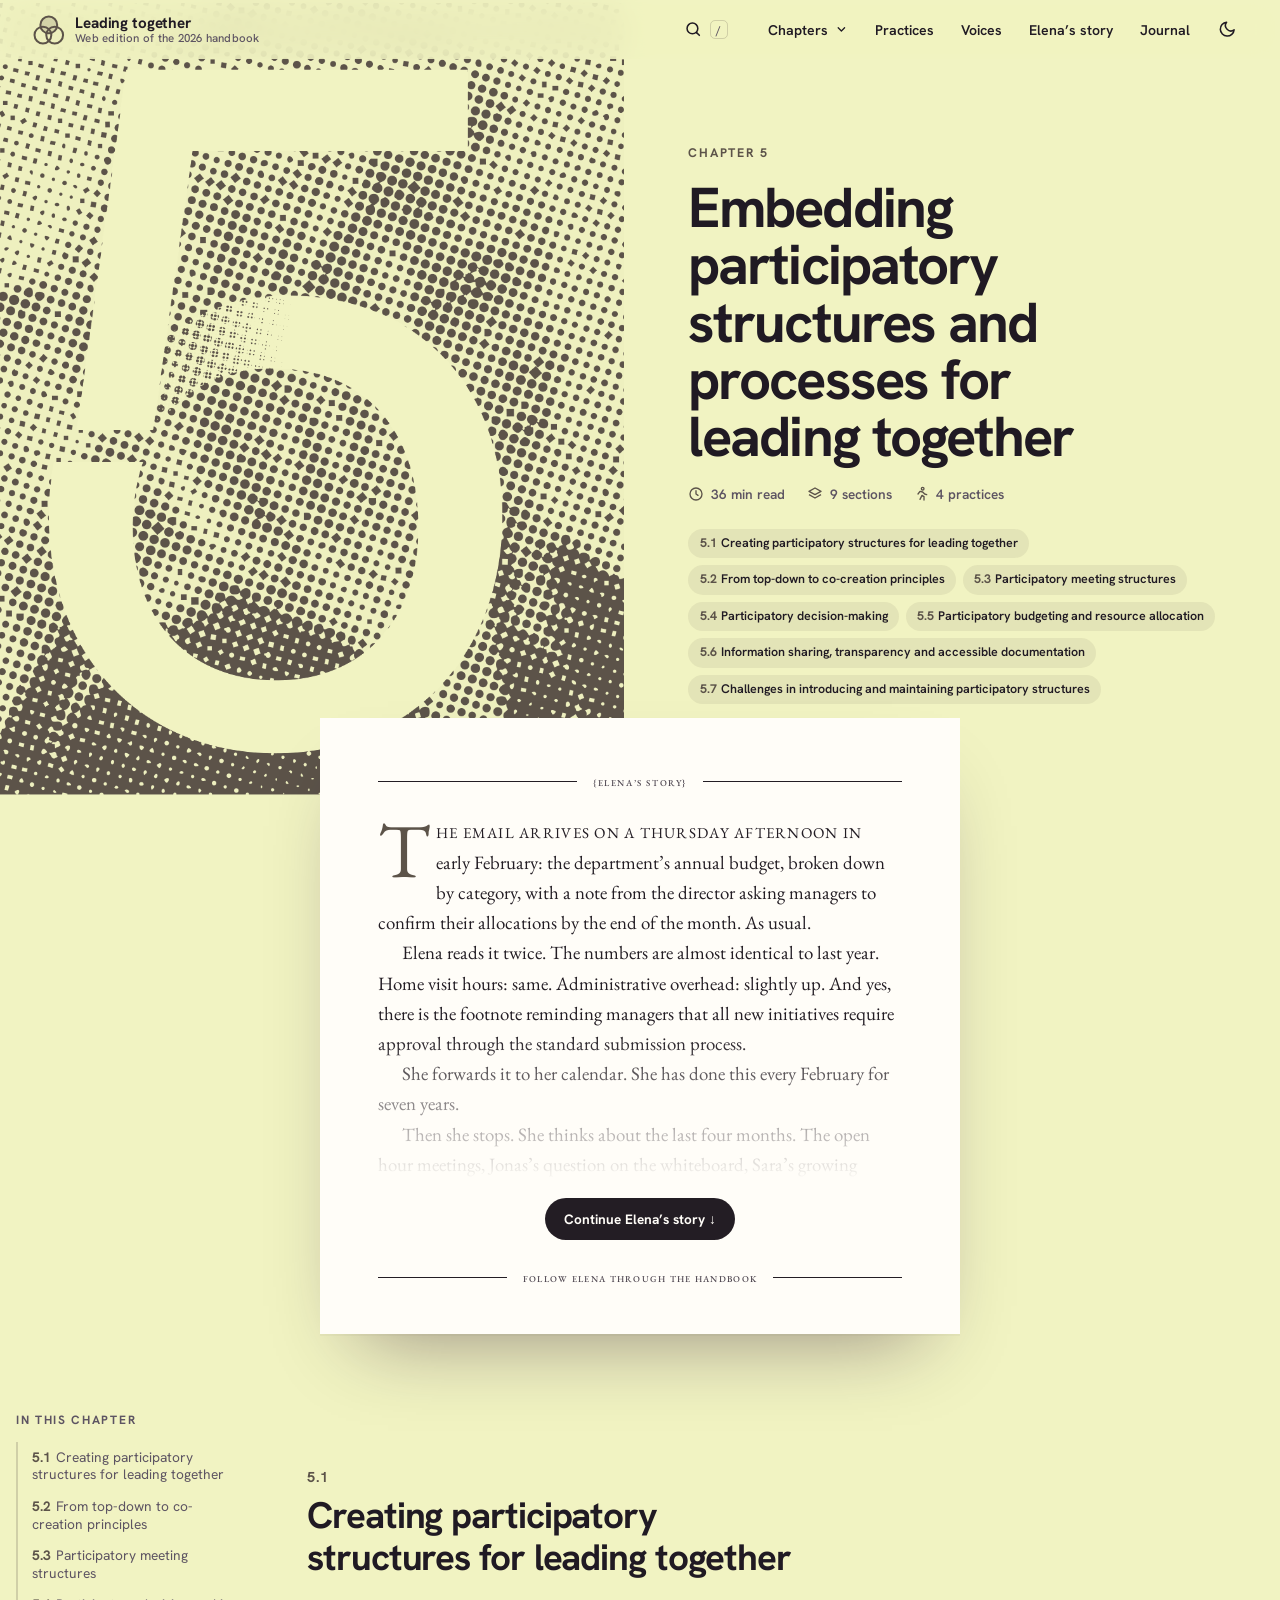
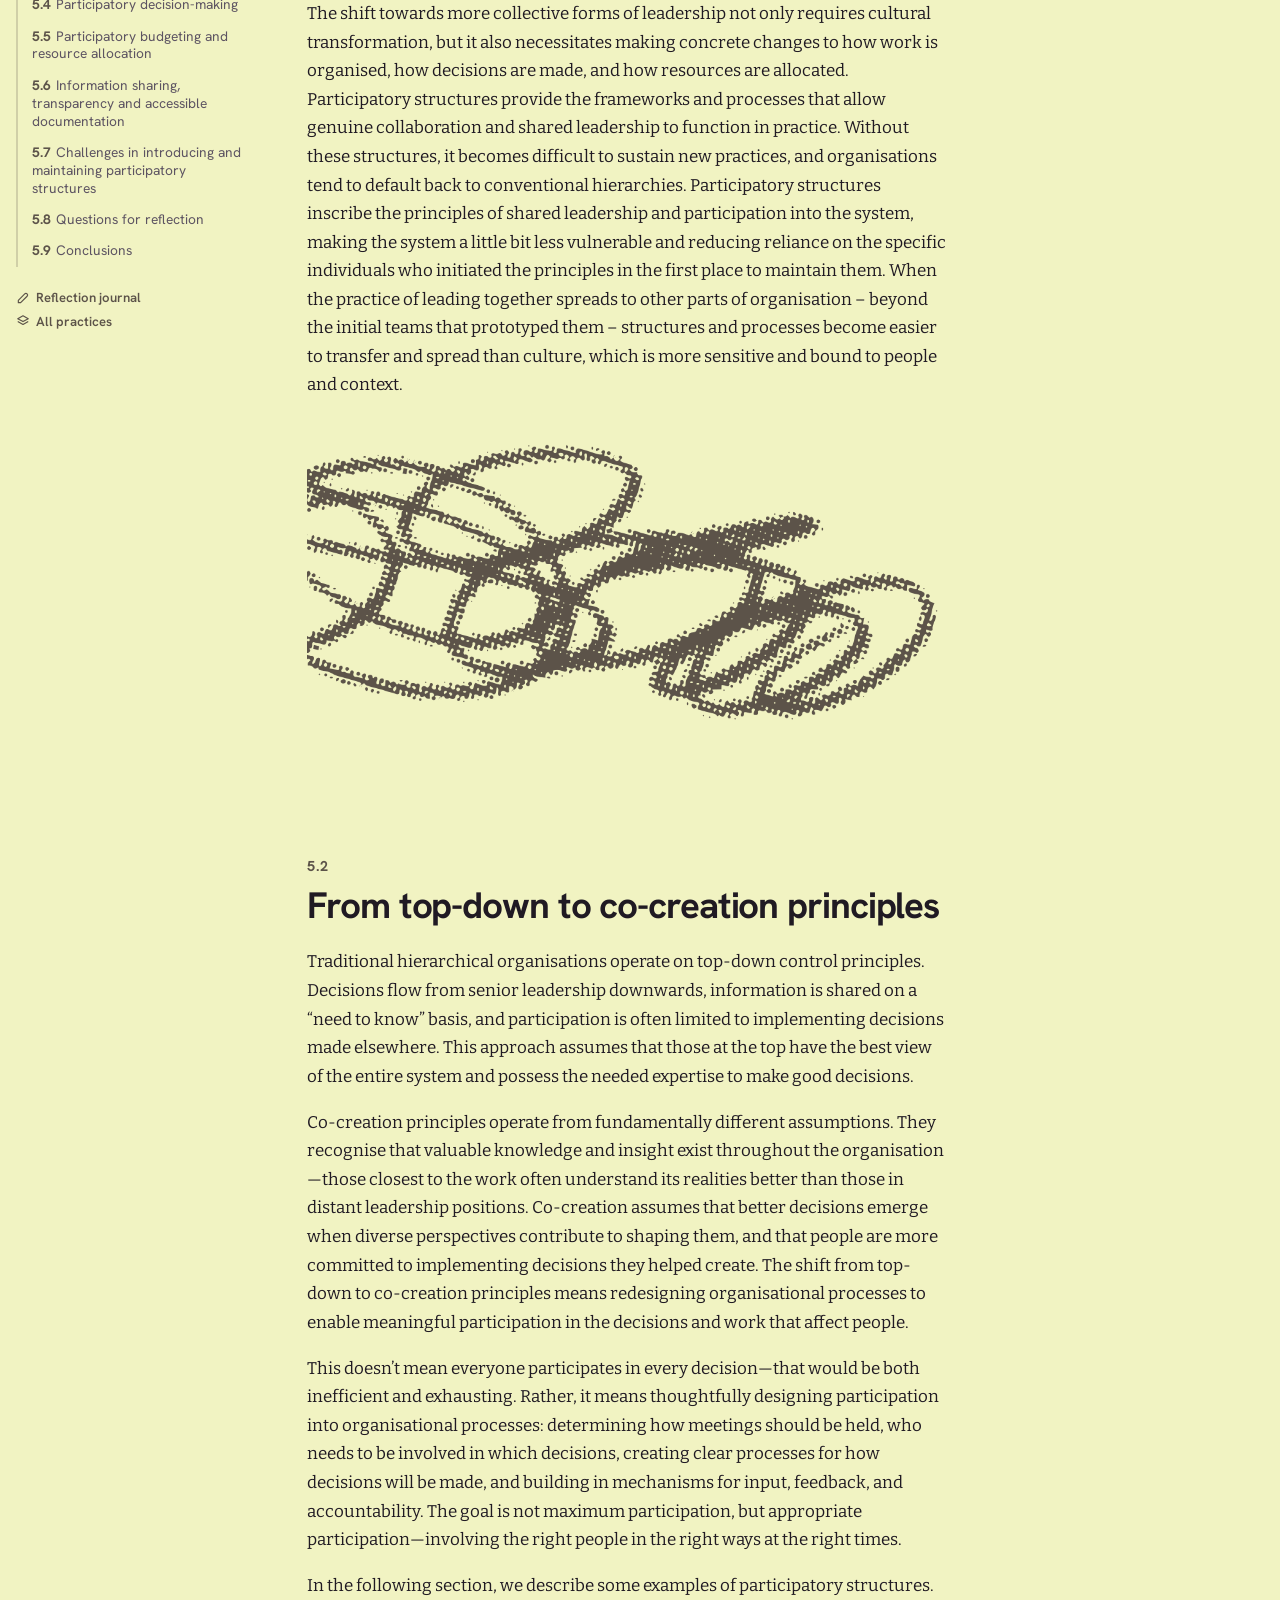
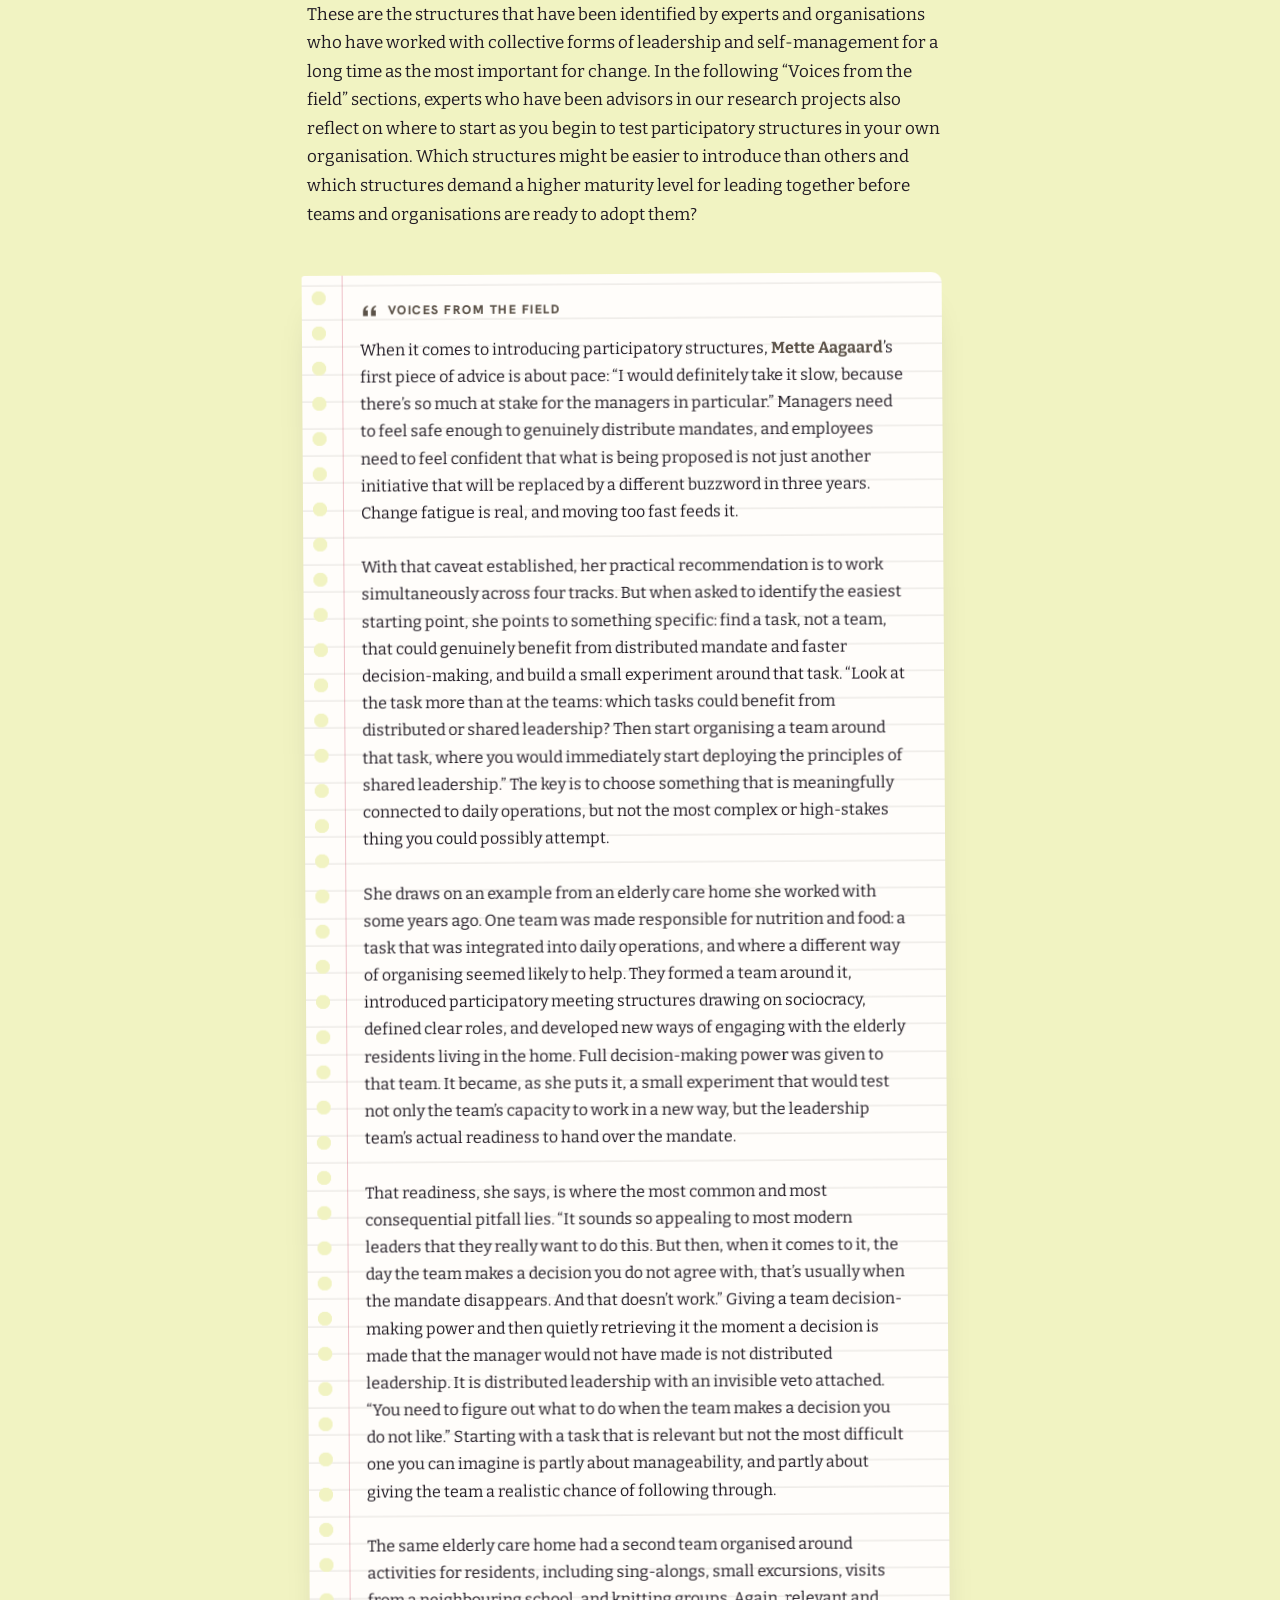
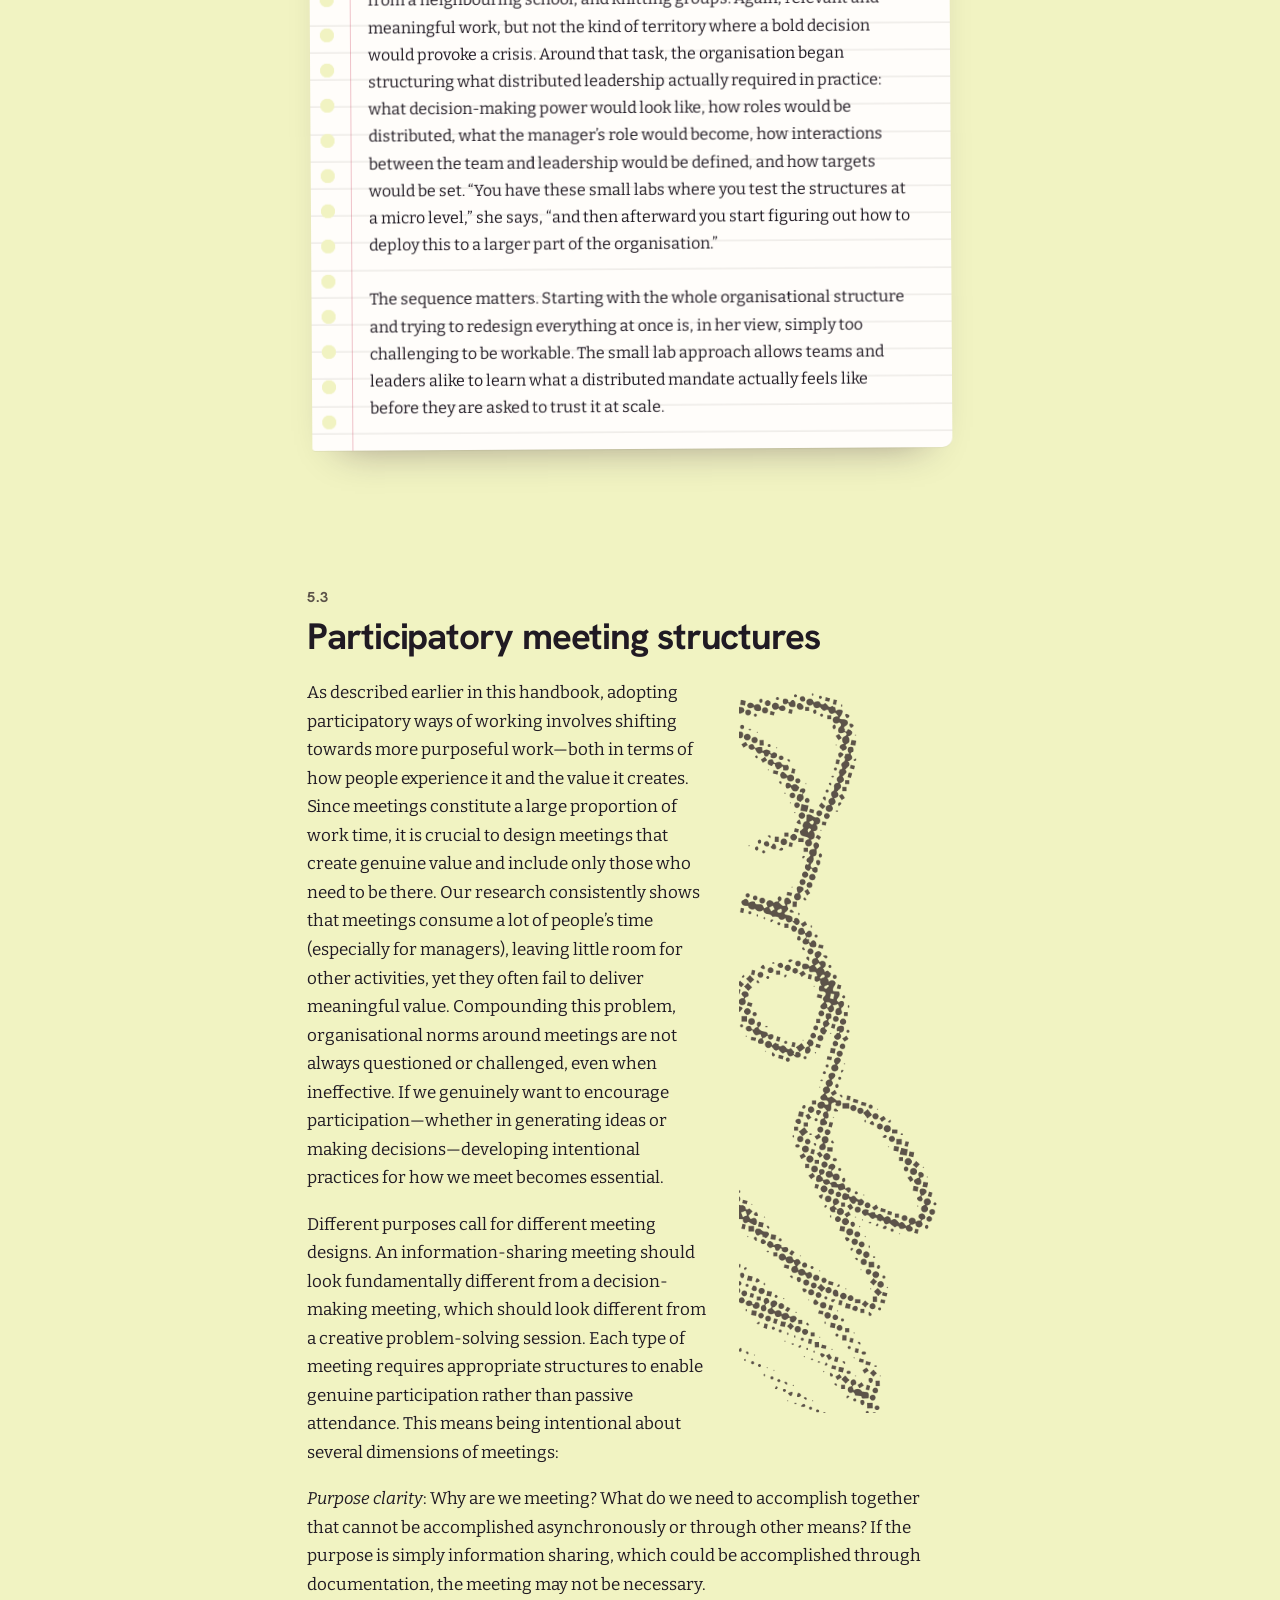
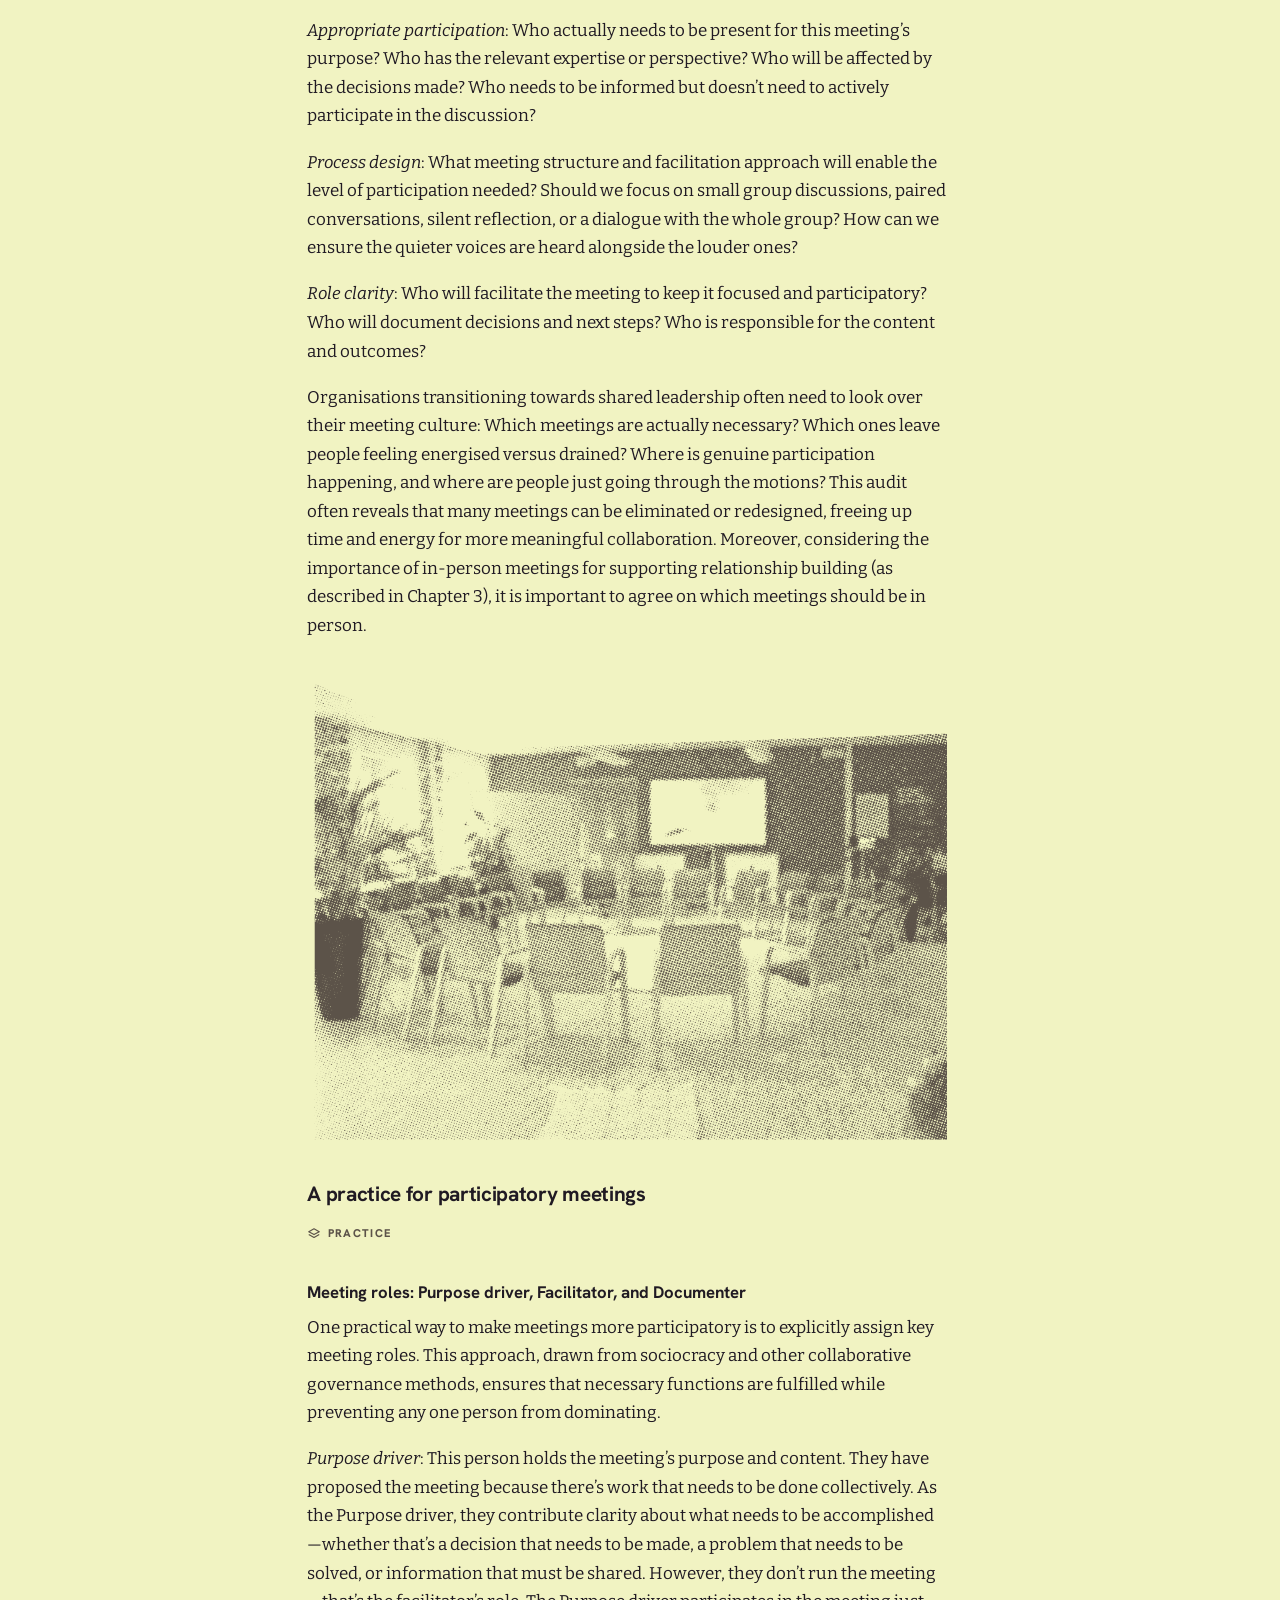
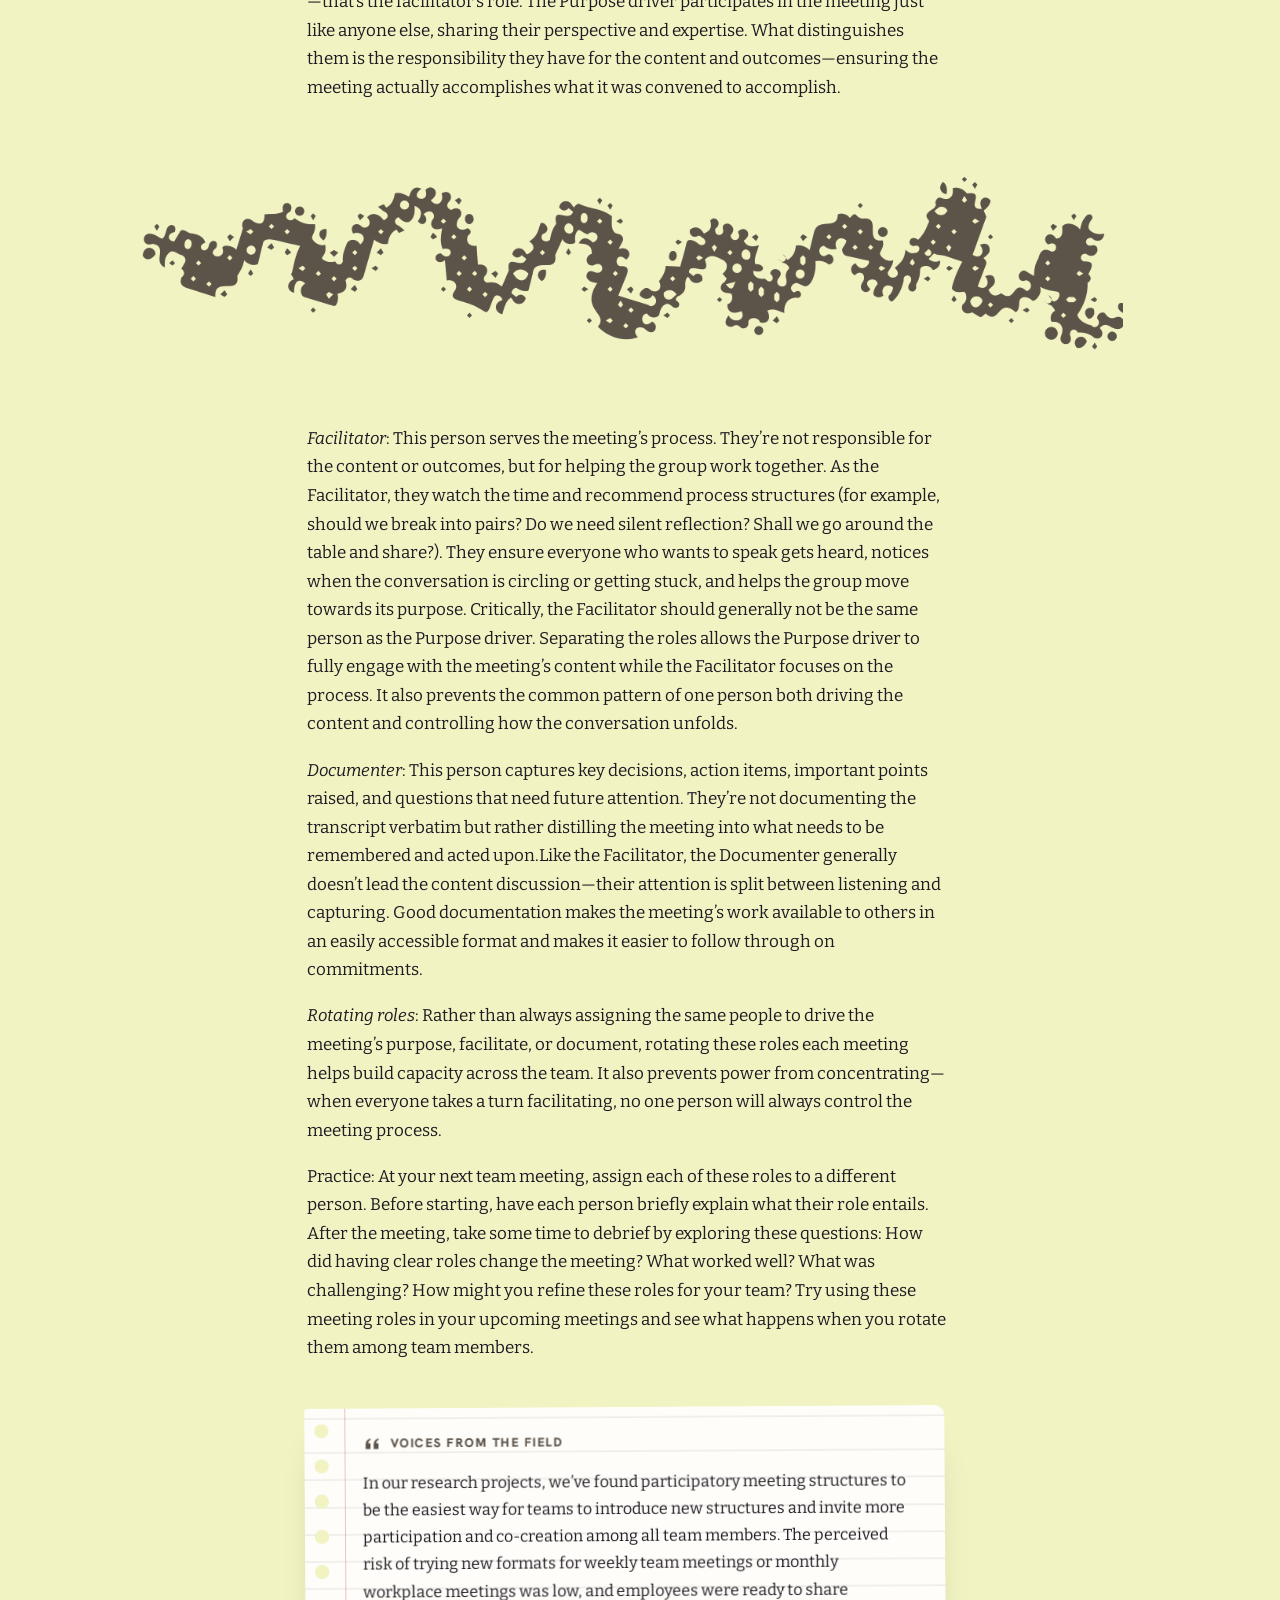
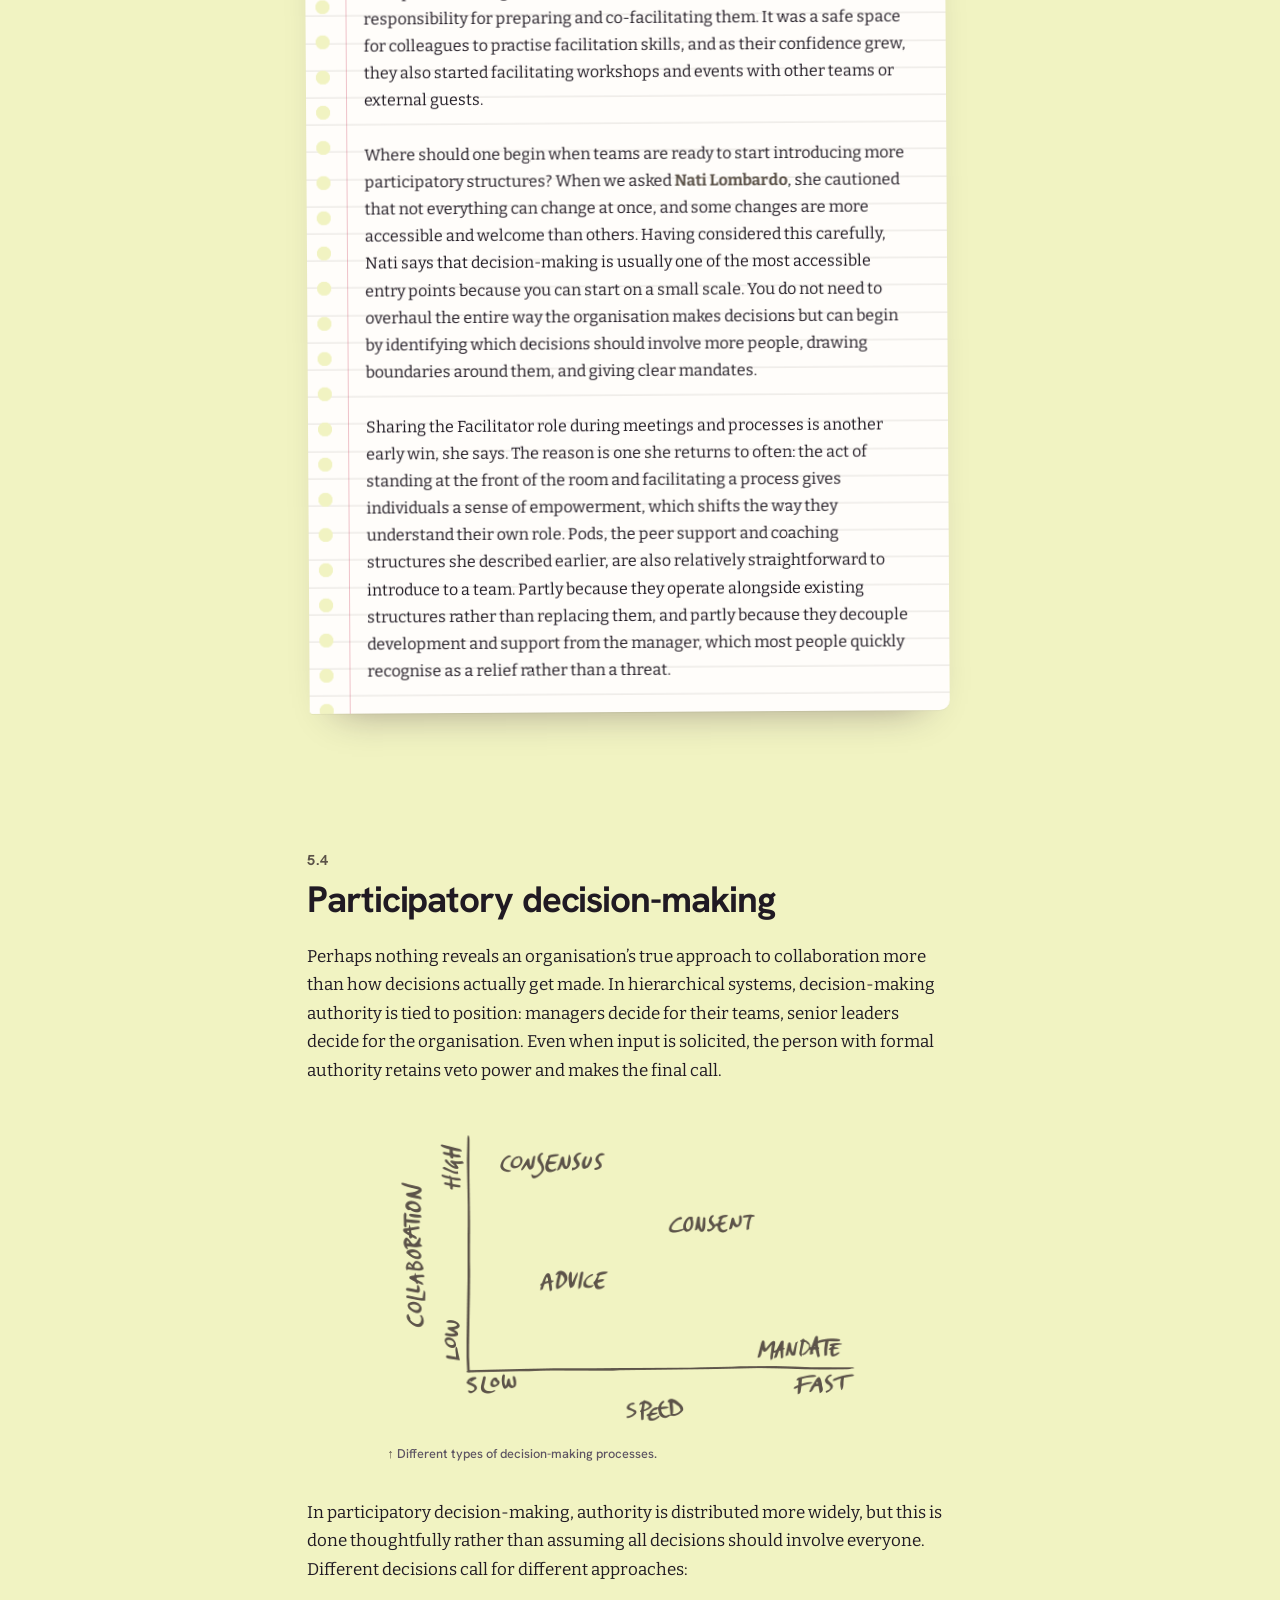
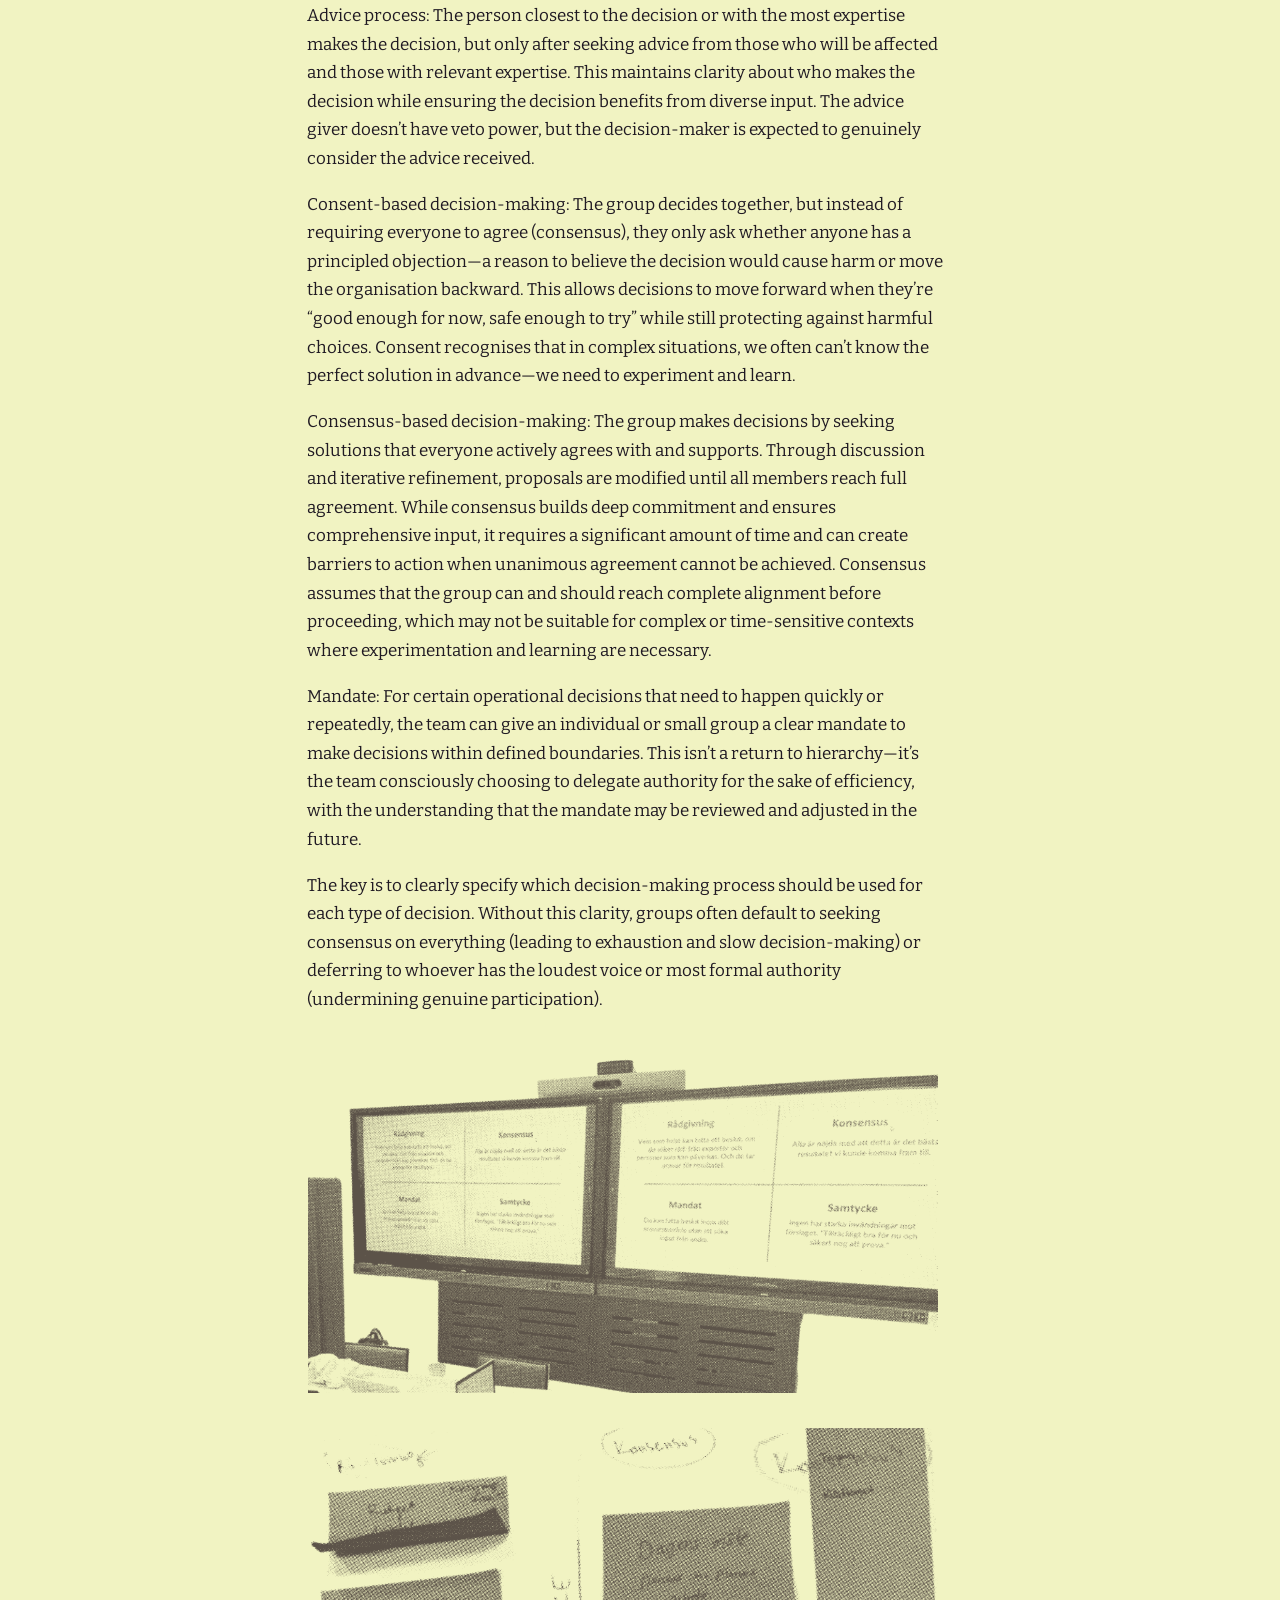
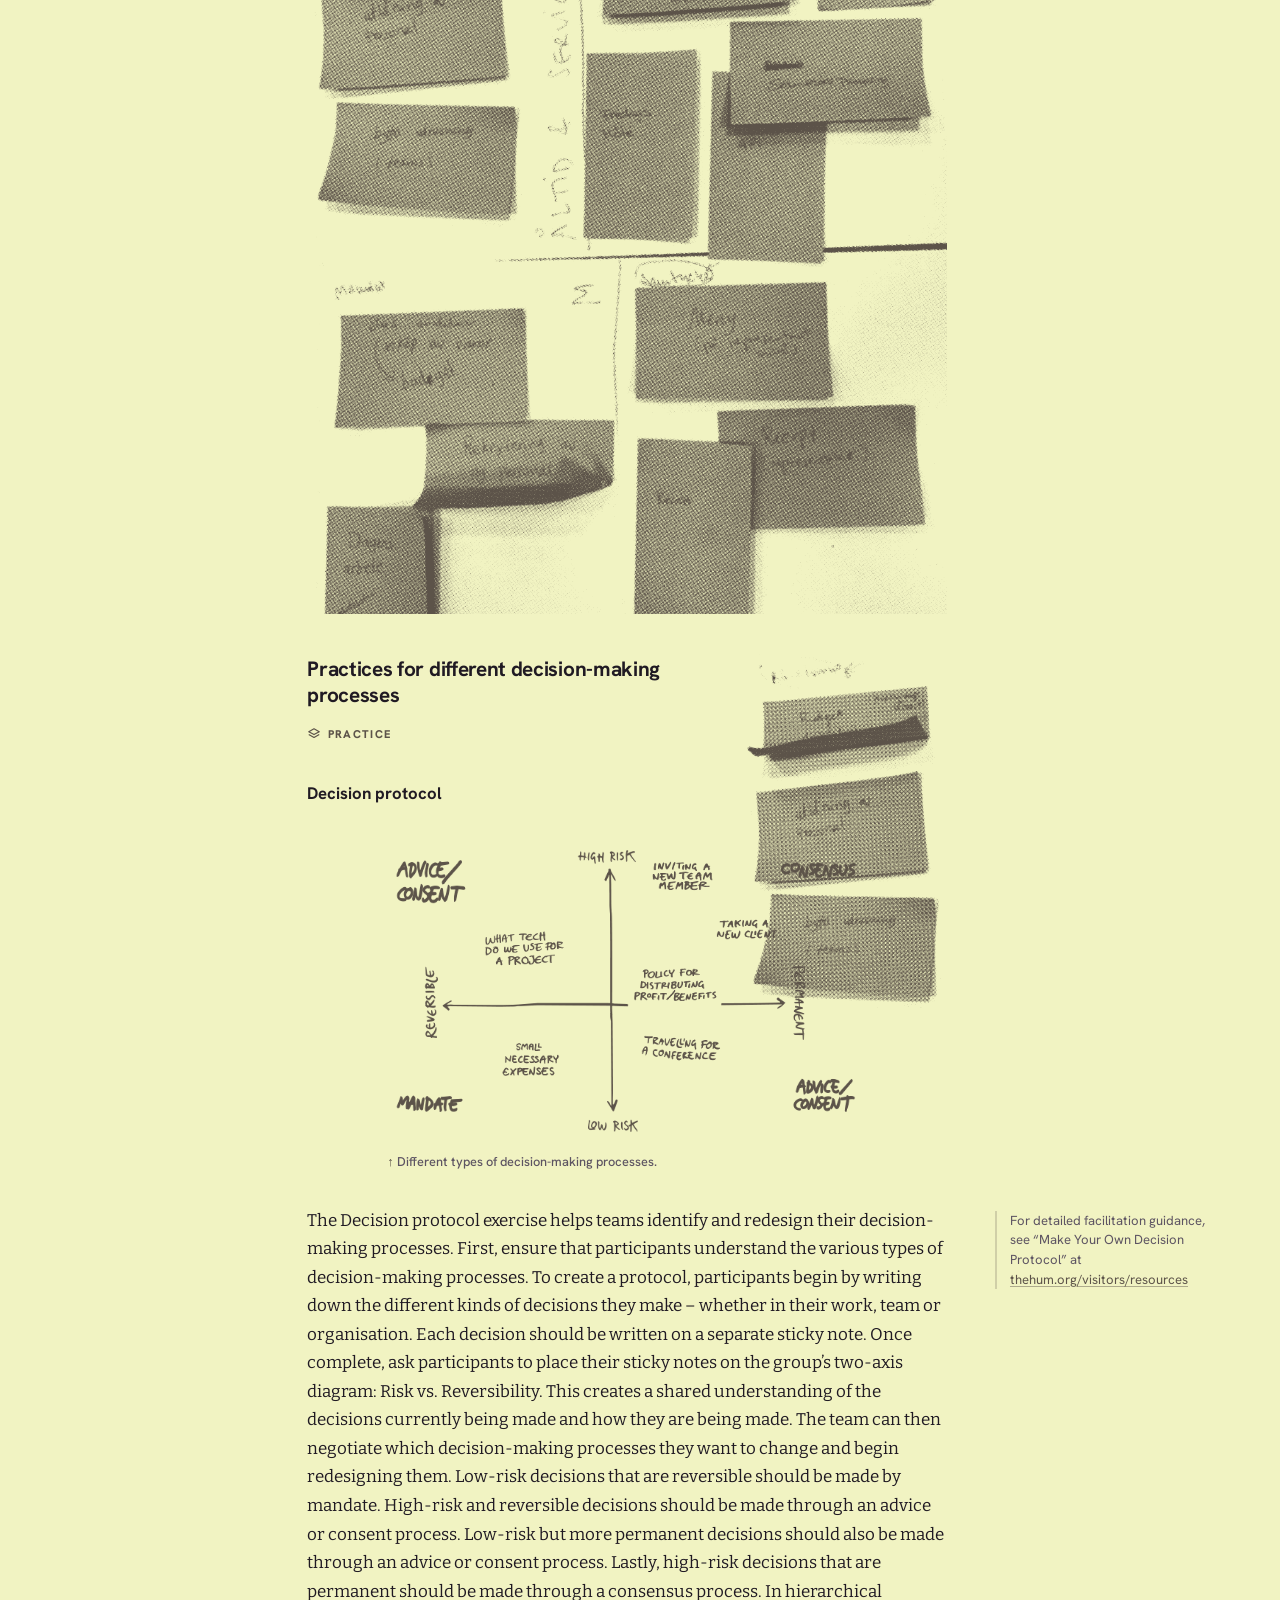
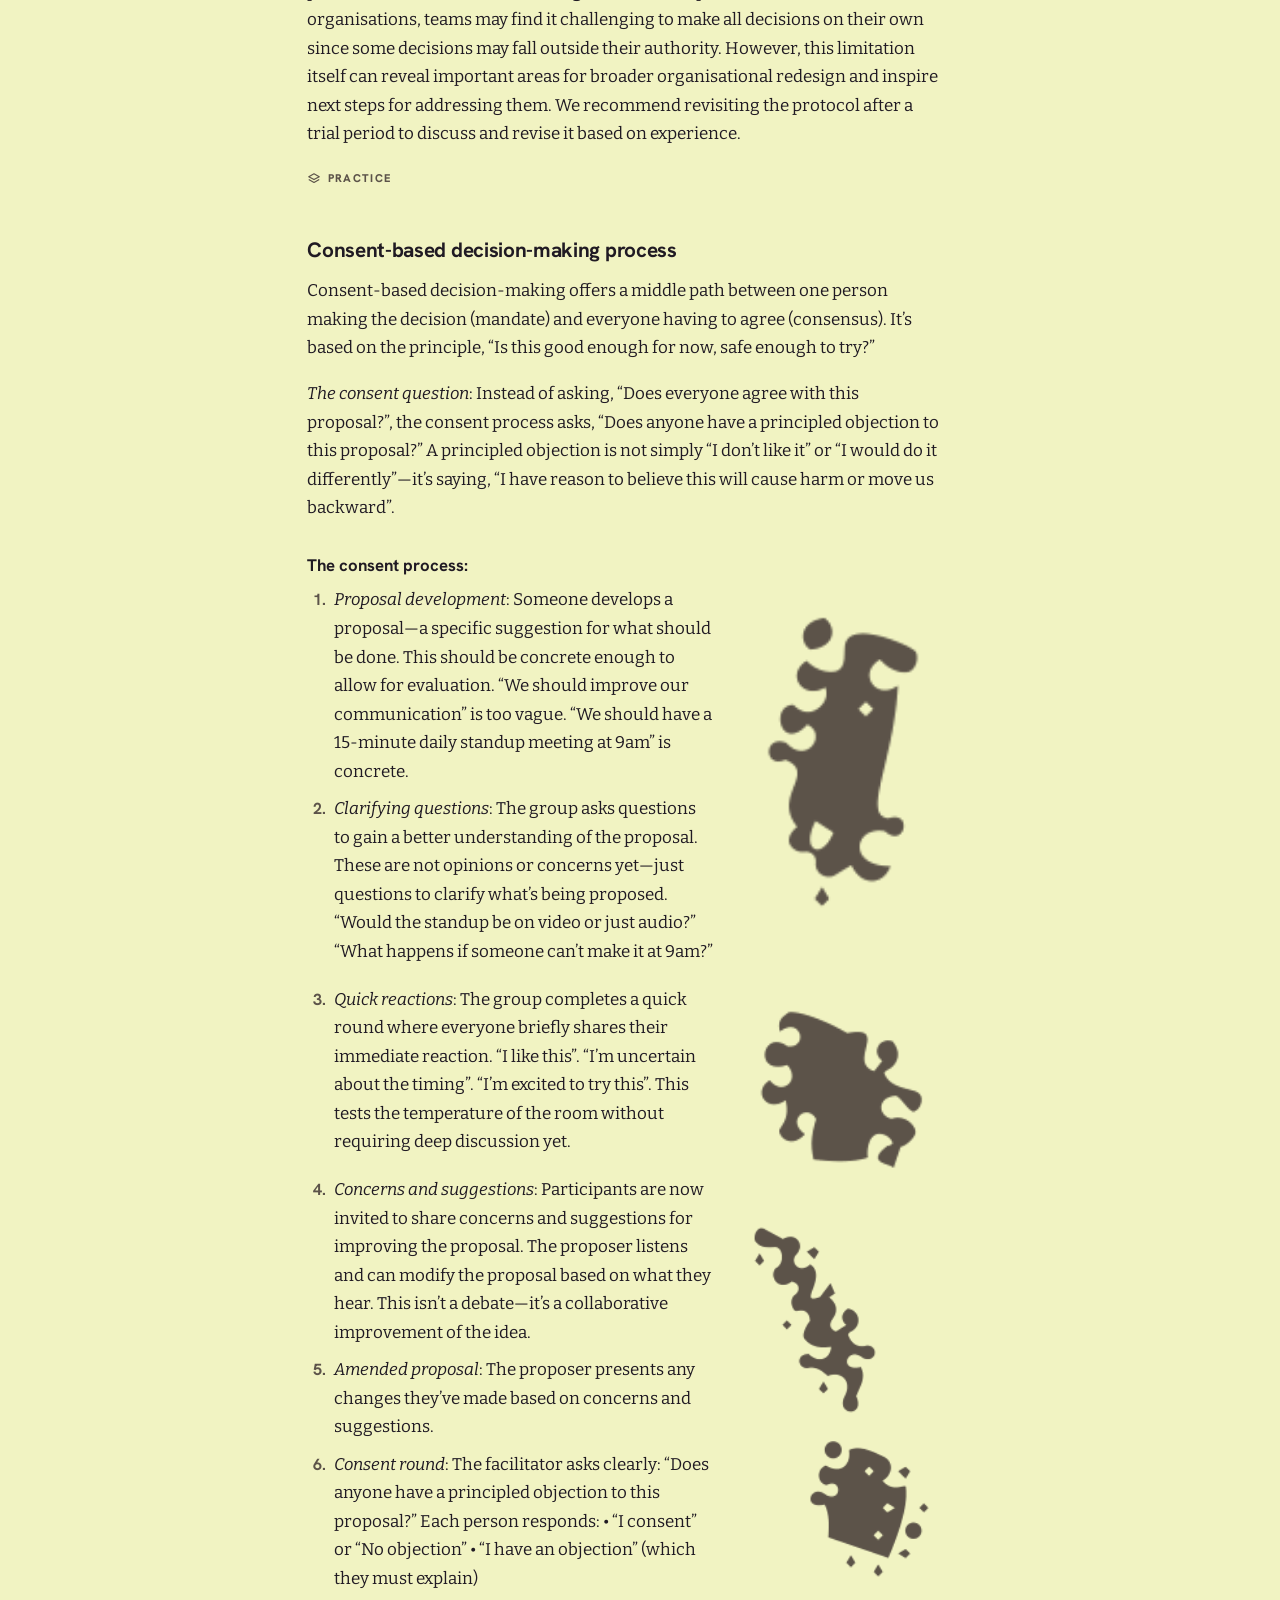
<file: chapter-5.html>
<!doctype html>
<html lang="en">
<head>
<meta charset="utf-8">
<meta name="viewport" content="width=device-width, initial-scale=1">
<title>Chapter 5: Embedding participatory structures and processes for leading together · Transforming how we lead together</title>
<meta name="description" content="The shift towards more collective forms of leadership not only requires cultural transformation, but it also necessitates making concrete changes to how work is organised, how deci">
<meta property="og:title" content="Chapter 5: Embedding participatory structures and processes for leading together · Transforming how we lead together">
<meta property="og:description" content="The shift towards more collective forms of leadership not only requires cultural transformation, but it also necessitates making concrete changes to how work is organised, how deci">
<meta property="og:type" content="book">
<meta property="og:image" content="assets/og.jpg">
<meta name="twitter:card" content="summary_large_image">
<meta name="theme-color" content="#f1f3c2">
<link rel="icon" href="assets/favicon.svg" type="image/svg+xml">
<link rel="preload" href="assets/fonts/bitter-normal-latin.woff2" as="font" type="font/woff2" crossorigin>
<link rel="preload" href="assets/fonts/hanken-grotesk-normal-latin.woff2" as="font" type="font/woff2" crossorigin>
<link rel="stylesheet" href="assets/fonts.css?v=8febec372d">
<link rel="stylesheet" href="assets/style.css?v=8febec372d">
<style>:root{--ink:#5c5349;--paper:#f1f3c2;--ink-d:#f2f4c5;--paper-d:#1e191b;--ink-l:#5c5349;--paper-l:#f1f3c2}</style>
<script>try{var t=JSON.parse(localStorage.getItem("theme"));if(t)document.documentElement.dataset.theme=t}catch(e){}</script>

</head>
<body data-chapter="chapter-5">
<a class="skip" href="#main">Skip to content</a>
<div class="progress" aria-hidden="true"></div>
<header class="topbar">
  <a class="brand" href="index.html" aria-label="Home: Transforming how we lead together"><svg class="brand-mark" viewBox="0 0 40 38" aria-hidden="true"><circle class="c1" cx="20" cy="13" r="10"/><circle class="c2" cx="13" cy="25" r="10"/><circle class="c3" cx="27" cy="25" r="10"/></svg><span>Leading together<small>Web edition of the 2026 handbook</small></span></a>
  <button class="icon-btn search-btn" aria-label="Search the handbook"><svg viewBox="0 0 24 24" fill="none" stroke="currentColor" stroke-width="2" stroke-linecap="round"><circle cx="11" cy="11" r="7"/><path d="m20 20-3.5-3.5"/></svg><kbd>/</kbd></button>
  <nav class="nav" aria-label="Main">
    <div class="chapters-menu">
      <button aria-expanded="false" aria-haspopup="true" aria-current="page">Chapters <svg viewBox="0 0 24 24" fill="none" stroke="currentColor" stroke-width="2.4" stroke-linecap="round" stroke-linejoin="round"><path d="m6 9 6 6 6-6"/></svg></button>
      <div class="chapters-pop"><a class="intro" href="introduction.html" style="--c-ink:#4f0e64;--c-paper:#e9d1e5;--c-ink-d:#ecd8e9;--c-paper-d:#1b0c21"><span class="n">i</span><span>Introduction</span></a><a href="chapter-1.html" style="--c-ink:#4f0e64;--c-paper:#e9d1e5;--c-ink-d:#ecd8e9;--c-paper-d:#1b0c21"><span class="n">1</span><span>Why do we need to change the way we lead and organise our work?</span></a><a href="chapter-2.html" style="--c-ink:#232176;--c-paper:#e2d9ed;--c-ink-d:#e6dff0;--c-paper-d:#120f24"><span class="n">2</span><span>Nurturing self-leadership for leading together</span></a><a href="chapter-3.html" style="--c-ink:#004b1c;--c-paper:#d3eadf;--c-ink-d:#daede4;--c-paper-d:#0b1812"><span class="n">3</span><span>Transforming culture and the way we relate to each other</span></a><a href="chapter-4.html" style="--c-ink:#005e5a;--c-paper:#dfeac6;--c-ink-d:#e4edcf;--c-paper-d:#0b1c1f"><span class="n">4</span><span>Changing roles and competencies for managers and employees</span></a><a href="chapter-5.html" style="--c-ink:#5c5349;--c-paper:#f1f3c2;--c-ink-d:#f2f4c5;--c-paper-d:#1e191b"><span class="n">5</span><span>Embedding participatory structures and processes for leading together</span></a><a href="chapter-6.html" style="--c-ink:#700044;--c-paper:#d8cdd6;--c-ink-d:#ded4dc;--c-paper-d:#22091a"><span class="n">6</span><span>Designing and navigating your own transformation journey</span></a></div>
    </div>
    <a href="practices.html">Practices</a>
    <a href="voices.html">Voices</a>
    <a href="elena.html">Elena’s story</a>
    <a href="journal.html">Journal</a>
    <button class="icon-btn" id="theme-btn" aria-label="Toggle dark mode"><svg viewBox="0 0 24 24" fill="none" stroke="currentColor" stroke-width="2" stroke-linecap="round" stroke-linejoin="round"><path d="M21 12.8A9 9 0 1 1 11.2 3a7 7 0 0 0 9.8 9.8z"/></svg><span class="mobile-only">Dark mode</span></button>
  </nav>
  <button class="icon-btn menu-btn" aria-label="Menu" aria-expanded="false"><svg viewBox="0 0 24 24" fill="none" stroke="currentColor" stroke-width="2" stroke-linecap="round"><path d="M4 7h16M4 12h16M4 17h10"/></svg></button>
</header>
<div class="scrim"></div>
<main id="main">
<header class="ch-hero">
  <div class="photo"><div class="ink-img" data-src="assets/hero/chapter-5.webp" role="img" aria-label="Chapter 5 opening artwork" style="height:100%;-webkit-mask-size:cover;mask-size:cover;-webkit-mask-position:left center;mask-position:left center"></div></div>
  <div class="titles">
    <span class="kicker">Chapter 5</span>
    <h1>Embedding participatory structures and processes for leading together</h1>
    <div class="meta"><span><svg viewBox="0 0 24 24" fill="none" stroke="currentColor" stroke-width="2" stroke-linecap="round"><circle cx="12" cy="12" r="9"/><path d="M12 7v5l3 2"/></svg> 36 min read</span><span><svg viewBox="0 0 24 24" fill="none" stroke="currentColor" stroke-width="2" stroke-linejoin="round"><path d="m12 3 9 5-9 5-9-5 9-5z"/><path d="m3 13 9 5 9-5"/></svg> 9 sections</span><span><svg viewBox="0 0 24 24" fill="none" stroke="currentColor" stroke-width="2" stroke-linecap="round" stroke-linejoin="round"><circle cx="13" cy="4" r="2"/><path d="m9 20 3-6 3 2v5M6 12l3-4 4 1 3 3 3 1"/></svg> 4 practices</span></div>
    <nav class="jump" aria-label="Sections in this chapter"><a href="#creating-participatory-structures-for-leading-together"><b>5.1</b>Creating participatory structures for leading together</a><a href="#from-top-down-to-co-creation-principles"><b>5.2</b>From top-down to co-creation principles</a><a href="#participatory-meeting-structures"><b>5.3</b>Participatory meeting structures</a><a href="#participatory-decision-making"><b>5.4</b>Participatory decision-making</a><a href="#participatory-budgeting-and-resource-allocation"><b>5.5</b>Participatory budgeting and resource allocation</a><a href="#information-sharing-transparency-and-accessible-documentatio"><b>5.6</b>Information sharing, transparency and accessible documentation</a><a href="#challenges-in-introducing-and-maintaining-participatory-stru"><b>5.7</b>Challenges in introducing and maintaining participatory structures</a></nav>
  </div>
</header>
<article class="elena collapsible" style="--c-ink:#5c5349" aria-label="Elena’s story"><div class="elena-head">{elena’s story}</div><div class="elena-body"><p class="first"><span class="drop">T</span>he email arrives on a thursday afternoon in early February: the department’s annual budget, broken down by category, with a note from the director asking managers to confirm their allocations by the end of the month. As usual.</p><p>Elena reads it twice. The numbers are almost identical to last year. Home visit hours: same. Administrative overhead: slightly up. And yes, there is the footnote reminding managers that all new initiatives require approval through the standard submission process.</p><p>She forwards it to her calendar. She has done this every February for seven years.</p><p>Then she stops. She thinks about the last four months. The open hour meetings, Jonas’s question on the whiteboard, Sara’s growing confidence. She thinks about participatory structures: <em>If you change the culture but not the structures, the structures will eventually win</em>.</p><p>She looks at the budget email again. The structure, she realises, has been saying something to her team every year without anyone noticing: <em>the important decisions are made before you arrive. Your job is to implement them</em>.</p><p>Every open meeting, every honest conversation, every carefully created condition… and then this email lands and quietly undoes the message. Not maliciously. Just structurally.</p><p>She opens a new email to her team. She stares at the blank subject line for a moment. Then she writes: “This year I’d like us to decide the budget together. Can we put 90 minutes in?”</p><p>She sends it before she can talk herself out of it.</p><p>Elena comes to the meeting having done something she has never done before: she shares the full budget document with the team in advance, with no prior markings, no suggested allocations, and no hints about what she thinks the right answer is. Just the numbers and a single question at the top of the shared document: “If this were your budget to allocate, what would you prioritise and why?”</p><p>The conversation does not go smoothly. Per wants to protect the administrative hours because he’s seen what happens when they get cut. Sara pushes for more investment in community-facing work. Jamal asks a question nobody has a clean answer to: ”How do we measure whether we’re spending this money on the right things?” It’s the same question the kpi dashboard has been failing to answer for years, and here it is, surfacing from the team itself, in the middle of a budget meeting.</p><p>Jonas is quiet for the first 40 minutes. Elena notices but says nothing.</p><p>Then he puts something on the table. Not the coffee morning proposal that he initiated one year ago, but a question: “What if part of the budget was not pre-allocated at all? What if we kept a small amount of it fluid, and decided how to use it quarterly, based on what we’re actually seeing out there?”</p><p>The room considers this. It is, Elena thinks immediately, <em>slightly impractical. The approval process would require</em>… she stops herself. She lets the thought form fully before judging it.</p><p><em>It is slightly impractical. It is also exactly right in principle. A small pool of truly flexible resources, governed by the team, responsive to what they’re actually encountering in the field. It would require her to nego-tiate something with the director… It would require a different kind of accountability structure. It might be very impractical for the it systems that require filing some reports…</em> “I think we should try it,” she says. “I’ll work out what it takes to make it possible.”</p><p>The final allocation looks nothing like what Elena would have decided alone. She approves it with a feeling she recognises from the team meeting three months ago: the particular discomfort of trusting something you didn’t design.</p><p>Six weeks later, Jonas uses the first quarterly allocation of the flexible pool to fund three community coffee mornings. Previously, the community coffee morning concept had been cited as an example of why clearer submission guidelines were needed. This time, there is no submission. There is a fifteen-minute conversation in an open hour meeting where Jonas explains what he’s seeing, the team asks three questions, and it is a safe enough experiment to test.</p><p>They do it. Mrs. Andersson comes to the first community coffee. She brings a neighbor Elena has never heard of –a woman in her eighties who, it turns out, has been entirely unknown to the department despite living only two streets away.</p><p>There is no column on the kpi dashboard for this. Elena writes it in her notebook instead.</p><p class="brk" aria-hidden="true">* * *</p></div><button class="more">Continue Elena’s story ↓</button><div class="elena-foot"><a href="elena.html#chapter-5">follow elena through the handbook</a></div></article>
<div class="reader-layout">
  <aside class="toc" aria-label="In this chapter"><h2>In this chapter</h2><ol><li><a href="#creating-participatory-structures-for-leading-together"><b>5.1</b>Creating participatory structures for leading together</a></li><li><a href="#from-top-down-to-co-creation-principles"><b>5.2</b>From top-down to co-creation principles</a></li><li><a href="#participatory-meeting-structures"><b>5.3</b>Participatory meeting structures</a></li><li><a href="#participatory-decision-making"><b>5.4</b>Participatory decision-making</a></li><li><a href="#participatory-budgeting-and-resource-allocation"><b>5.5</b>Participatory budgeting and resource allocation</a></li><li><a href="#information-sharing-transparency-and-accessible-documentatio"><b>5.6</b>Information sharing, transparency and accessible documentation</a></li><li><a href="#challenges-in-introducing-and-maintaining-participatory-stru"><b>5.7</b>Challenges in introducing and maintaining participatory structures</a></li><li><a href="#questions-for-reflection"><b>5.8</b>Questions for reflection</a></li><li><a href="#conclusions"><b>5.9</b>Conclusions</a></li></ol>
    <div class="tools"><a href="journal.html#chapter-5"><svg width=14 height=14 viewBox="0 0 24 24" fill="none" stroke="currentColor" stroke-width="2" stroke-linecap="round" stroke-linejoin="round"><path d="M4 20h4L19 9a2.8 2.8 0 0 0-4-4L4 16v4z"/></svg> Reflection journal</a><a href="practices.html"><svg width=14 height=14 viewBox="0 0 24 24" fill="none" stroke="currentColor" stroke-width="2" stroke-linejoin="round"><path d="m12 3 9 5-9 5-9-5 9-5z"/><path d="m3 13 9 5 9-5"/></svg> All practices</a></div>
  </aside>
  <article class="prose">
<section class="sec" id="creating-participatory-structures-for-leading-together"><h2><span class="num">5.1</span>Creating participatory structures for leading together<a class="anchor" href="#creating-participatory-structures-for-leading-together" aria-label="Copy link to this section">#</a></h2>
<p id="t1">The shift towards more collective forms of leadership not only requires cultural transformation, but it also necessitates making concrete changes to how work is organised, how decisions are made, and how resources are allocated. Participatory structures provide the frameworks and processes that allow genuine collaboration and shared leadership to function in practice. Without these structures, it becomes difficult to sustain new practices, and organisations tend to default back to conventional hierarchies. Participatory structures inscribe the principles of shared leadership and participation into the system, making the system a little bit less vulnerable and reducing reliance on the specific individuals who initiated the principles in the first place to maintain them. When the practice of leading together spreads to other parts of organisation – beyond the initial teams that prototyped them – structures and processes become easier to transfer and spread than culture, which is more sensitive and bound to people and context.</p>
<figure class="fig  zoomable"><div class="ink-img" role="img" aria-label="Illustration" data-src="assets/art/p90-0.webp" style="aspect-ratio:996/456"></div></figure>
</section>
<section class="sec" id="from-top-down-to-co-creation-principles"><h2><span class="num">5.2</span>From top-down to co-creation principles<a class="anchor" href="#from-top-down-to-co-creation-principles" aria-label="Copy link to this section">#</a></h2>
<p id="t2">Traditional hierarchical organisations operate on top-down control principles. Decisions flow from senior leadership downwards, information is shared on a “need to know” basis, and participation is often limited to implementing decisions made elsewhere. This approach assumes that those at the top have the best view of the entire system and possess the needed expertise to make good decisions.</p>
<p id="t3">Co-creation principles operate from fundamentally different assumptions. They recognise that valuable knowledge and insight exist throughout the organisation—those closest to the work often understand its realities better than those in distant leadership positions. Co-creation assumes that better decisions emerge when diverse perspectives contribute to shaping them, and that people are more committed to implementing decisions they helped create. The shift from top-down to co-creation principles means redesigning organisational processes to enable meaningful participation in the decisions and work that affect people.</p>
<p id="t4">This doesn’t mean everyone participates in every decision—that would be both inefficient and exhausting. Rather, it means thoughtfully designing participation into organisational processes: determining how meetings should be held, who needs to be involved in which decisions, creating clear processes for how decisions will be made, and building in mechanisms for input, feedback, and accountability. The goal is not maximum participation, but appropriate participation—involving the right people in the right ways at the right times.</p>
<p id="t5">In the following section, we describe some examples of participatory structures. These are the structures that have been identified by experts and organisations who have worked with collective forms of leadership and self-management for a long time as the most important for change. In the following “Voices from the field” sections, experts who have been advisors in our research projects also reflect on where to start as you begin to test participatory structures in your own organisation. Which structures might be easier to introduce than others and which structures demand a higher maturity level for leading together before teams and organisations are ready to adopt them?</p>
<aside class="box box--voices" id="voices-1"><div class="box-label"><svg viewBox="0 0 24 24" fill="currentColor"><path d="M4 18v-5.5C4 8.4 6.3 5.7 10 5l.6 1.6C8.2 7.4 7.3 9 7.2 11H10v7H4zm10 0v-5.5c0-4.1 2.3-6.8 6-7.5l.6 1.6c-2.4.8-3.3 2.4-3.4 4.4H20v7h-6z"/></svg> Voices from the field</div><p id="t6">When it comes to introducing participatory structures, <span class="speaker">Mette Aagaard</span>’s first piece of advice is about pace: “I would definitely take it slow, because there’s so much at stake for the managers in particular.” Managers need to feel safe enough to genuinely distribute mandates, and employees need to feel confident that what is being proposed is not just another initiative that will be replaced by a different buzzword in three years. Change fatigue is real, and moving too fast feeds it.</p>
<p id="t7">With that caveat established, her practical recommendation is to work simultaneously across four tracks. But when asked to identify the easiest starting point, she points to something specific: find a task, not a team, that could genuinely benefit from distributed mandate and faster decision-making, and build a small experiment around that task. “Look at the task more than at the teams: which tasks could benefit from distributed or shared leadership? Then start organising a team around that task, where you would immediately start deploying the principles of shared leadership.” The key is to choose something that is meaningfully connected to daily operations, but not the most complex or high-stakes thing you could possibly attempt.</p>
<p id="t8">She draws on an example from an elderly care home she worked with some years ago. One team was made responsible for nutrition and food: a task that was integrated into daily operations, and where a different way of organising seemed likely to help. They formed a team around it, introduced participatory meeting structures drawing on sociocracy, defined clear roles, and developed new ways of engaging with the elderly residents living in the home. Full decision-making power was given to that team. It became, as she puts it, a small experiment that would test not only the team’s capacity to work in a new way, but the leadership team’s actual readiness to hand over the mandate.</p>
<p id="t9">That readiness, she says, is where the most common and most consequential pitfall lies. “It sounds so appealing to most modern leaders that they really want to do this. But then, when it comes to it, the day the team makes a decision you do not agree with, that’s usually when the mandate disappears. And that doesn’t work.” Giving a team decision-making power and then quietly retrieving it the moment a decision is made that the manager would not have made is not distributed leadership. It is distributed leadership with an invisible veto attached. “You need to figure out what to do when the team makes a decision you do not like.” Starting with a task that is relevant but not the most difficult one you can imagine is partly about manageability, and partly about giving the team a realistic chance of following through.</p>
<p id="t10">The same elderly care home had a second team organised around activities for residents, including sing-alongs, small excursions, visits from a neighbouring school, and knitting groups. Again, relevant and meaningful work, but not the kind of territory where a bold decision would provoke a crisis. Around that task, the organisation began structuring what distributed leadership actually required in practice: what decision-making power would look like, how roles would be distributed, what the manager’s role would become, how interactions between the team and leadership would be defined, and how targets would be set. “You have these small labs where you test the structures at a micro level,” she says, “and then afterward you start figuring out how to deploy this to a larger part of the organisation.”</p>
<p id="t11">The sequence matters. Starting with the whole organisational structure and trying to redesign everything at once is, in her view, simply too challenging to be workable. The small lab approach allows teams and leaders alike to learn what a distributed mandate actually feels like before they are asked to trust it at scale.</p></aside>
</section>
<section class="sec" id="participatory-meeting-structures"><h2><span class="num">5.3</span>Participatory meeting structures<a class="anchor" href="#participatory-meeting-structures" aria-label="Copy link to this section">#</a></h2>
<figure class="fig fig--small"><div class="ink-img" role="img" aria-label="Illustration" data-src="assets/art/p92-0.webp" style="aspect-ratio:284/996"></div></figure>
<p id="t12">As described earlier in this handbook, adopting participatory ways of working involves shifting towards more purposeful work—both in terms of how people experience it and the value it creates. Since meetings constitute a large proportion of work time, it is crucial to design meetings that create genuine value and include only those who need to be there. Our research consistently shows that meetings consume a lot of people’s time (especially for managers), leaving little room for other activities, yet they often fail to deliver meaningful value. Compounding this problem, organisational norms around meetings are not always questioned or challenged, even when ineffective. If we genuinely want to encourage participation—whether in generating ideas or making decisions—developing intentional practices for how we meet becomes essential.</p>
<p id="t13">Different purposes call for different meeting designs. An information-sharing meeting should look fundamentally different from a decision-making meeting, which should look different from a creative problem-solving session. Each type of meeting requires appropriate structures to enable genuine participation rather than passive attendance. This means being intentional about several dimensions of meetings:</p>
<p id="t14"><em>Purpose clarity</em>: Why are we meeting? What do we need to accomplish together that cannot be accomplished asynchronously or through other means? If the purpose is simply information sharing, which could be accomplished through documentation, the meeting may not be necessary.</p>
<p id="t15"><em>Appropriate participation</em>: Who actually needs to be present for this meeting’s purpose? Who has the relevant expertise or perspective? Who will be affected by the decisions made? Who needs to be informed but doesn’t need to actively participate in the discussion?</p>
<p id="t16"><em>Process design</em>: What meeting structure and facilitation approach will enable the level of participation needed? Should we focus on small group discussions, paired conversations, silent reflection, or a dialogue with the whole group? How can we ensure the quieter voices are heard alongside the louder ones?</p>
<p id="t17"><em>Role clarity</em>: Who will facilitate the meeting to keep it focused and participatory? Who will document decisions and next steps? Who is responsible for the content and outcomes?</p>
<p id="t18">Organisations transitioning towards shared leadership often need to look over their meeting culture: Which meetings are actually necessary? Which ones leave people feeling energised versus drained? Where is genuine participation happening, and where are people just going through the motions? This audit often reveals that many meetings can be eliminated or redesigned, freeing up time and energy for more meaningful collaboration. Moreover, considering the importance of in-person meetings for supporting relationship building (as described in Chapter 3), it is important to agree on which meetings should be in person.</p>
<figure class="fig  fig--photo zoomable"><div class="frame"><div class="ink-img" role="img" aria-label="Photo" data-src="assets/art/p92-1.webp" style="aspect-ratio:1032/748"></div></div></figure>
<h3 id="a-practice-for-participatory-meetings">A practice for participatory meetings<a class="anchor" href="#a-practice-for-participatory-meetings" aria-label="Copy link to this heading">#</a></h3>
<div class="practice-mark"><svg width="14" height="14" viewBox="0 0 24 24" fill="none" stroke="currentColor" stroke-width="2" stroke-linejoin="round"><path d="m12 3 9 5-9 5-9-5 9-5z"/><path d="m3 13 9 5 9-5"/></svg> Practice</div><h4 id="meeting-roles-purpose-driver-facilitator-and-documenter">Meeting roles: Purpose driver, Facilitator, and Documenter<a class="anchor" href="#meeting-roles-purpose-driver-facilitator-and-documenter" aria-label="Copy link to this heading">#</a></h4>
<p id="t19">One practical way to make meetings more participatory is to explicitly assign key meeting roles. This approach, drawn from sociocracy and other collaborative governance methods, ensures that necessary functions are fulfilled while preventing any one person from dominating.</p>
<p id="t20"><em>Purpose driver</em>: This person holds the meeting’s purpose and content. They have proposed the meeting because there’s work that needs to be done collectively. As the Purpose driver, they contribute clarity about what needs to be accomplished—whether that’s a decision that needs to be made, a problem that needs to be solved, or information that must be shared. However, they don’t run the meeting—that’s the facilitator’s role. The Purpose driver participates in the meeting just like anyone else, sharing their perspective and expertise. What distinguishes them is the responsibility they have for the content and outcomes—ensuring the meeting actually accomplishes what it was convened to accomplish.</p>
<figure class="fig fig--interlude zoomable"><div class="ink-img" role="img" aria-label="Illustration" data-src="assets/art/p93-0.webp" style="aspect-ratio:1264/248"></div></figure>
<p id="t21"><em>Facilitator</em>: This person serves the meeting’s process. They’re not responsible for the content or outcomes, but for helping the group work together. As the Facilitator, they watch the time and recommend process structures (for example, should we break into pairs? Do we need silent reflection? Shall we go around the table and share?). They ensure everyone who wants to speak gets heard, notices when the conversation is circling or getting stuck, and helps the group move towards its purpose. Critically, the Facilitator should generally not be the same person as the Purpose driver. Separating the roles allows the Purpose driver to fully engage with the meeting’s content while the Facilitator focuses on the process. It also prevents the common pattern of one person both driving the content and controlling how the conversation unfolds.</p>
<p id="t22"><em>Documenter</em>: This person captures key decisions, action items, important points raised, and questions that need future attention. They’re not documenting the transcript verbatim but rather distilling the meeting into what needs to be remembered and acted upon.Like the Facilitator, the Documenter generally doesn’t lead the content discussion—their attention is split between listening and capturing. Good documentation makes the meeting’s work available to others in an easily accessible format and makes it easier to follow through on commitments.</p>
<p id="t23"><em>Rotating roles</em>: Rather than always assigning the same people to drive the meeting’s purpose, facilitate, or document, rotating these roles each meeting helps build capacity across the team. It also prevents power from concentrating—when everyone takes a turn facilitating, no one person will always control the meeting process.</p>
<p id="t24">Practice: At your next team meeting, assign each of these roles to a different person. Before starting, have each person briefly explain what their role entails. After the meeting, take some time to debrief by exploring these questions: How did having clear roles change the meeting? What worked well? What was challenging? How might you refine these roles for your team? Try using these meeting roles in your upcoming meetings and see what happens when you rotate them among team members.</p>
<aside class="box box--voices" id="voices-2"><div class="box-label"><svg viewBox="0 0 24 24" fill="currentColor"><path d="M4 18v-5.5C4 8.4 6.3 5.7 10 5l.6 1.6C8.2 7.4 7.3 9 7.2 11H10v7H4zm10 0v-5.5c0-4.1 2.3-6.8 6-7.5l.6 1.6c-2.4.8-3.3 2.4-3.4 4.4H20v7h-6z"/></svg> Voices from the field</div><p id="t25">In our research projects, we’ve found participatory meeting structures to be the easiest way for teams to introduce new structures and invite more participation and co-creation among all team members. The perceived risk of trying new formats for weekly team meetings or monthly workplace meetings was low, and employees were ready to share responsibility for preparing and co-facilitating them. It was a safe space for colleagues to practise facilitation skills, and as their confidence grew, they also started facilitating workshops and events with other teams or external guests.</p>
<p id="t26">Where should one begin when teams are ready to start introducing more participatory structures? When we asked <span class="speaker">Nati Lombardo</span>, she cautioned that not everything can change at once, and some changes are more accessible and welcome than others. Having considered this carefully, Nati says that decision-making is usually one of the most accessible entry points because you can start on a small scale. You do not need to overhaul the entire way the organisation makes decisions but can begin by identifying which decisions should involve more people, drawing boundaries around them, and giving clear mandates.</p>
<p id="t27">Sharing the Facilitator role during meetings and processes is another early win, she says. The reason is one she returns to often: the act of standing at the front of the room and facilitating a process gives individuals a sense of empowerment, which shifts the way they understand their own role. Pods, the peer support and coaching structures she described earlier, are also relatively straightforward to introduce to a team. Partly because they operate alongside existing structures rather than replacing them, and partly because they decouple development and support from the manager, which most people quickly recognise as a relief rather than a threat.</p></aside>
</section>
<section class="sec" id="participatory-decision-making"><h2><span class="num">5.4</span>Participatory decision-making<a class="anchor" href="#participatory-decision-making" aria-label="Copy link to this section">#</a></h2>
<p id="t28">Perhaps nothing reveals an organisation’s true approach to collaboration more than how decisions actually get made. In hierarchical systems, decision-making authority is tied to position: managers decide for their teams, senior leaders decide for the organisation. Even when input is solicited, the person with formal authority retains veto power and makes the final call.</p>
<figure class="fig fig--medium"><div class="ink-img" role="img" aria-label="Different types of decision-making processes." data-src="assets/art/p94-0.webp" style="aspect-ratio:500/328"></div><figcaption>Different types of decision-making processes.</figcaption></figure>
<p id="t29">In participatory decision-making, authority is distributed more widely, but this is done thoughtfully rather than assuming all decisions should involve everyone. Different decisions call for different approaches:</p>
<p id="t30">Advice process: The person closest to the decision or with the most expertise makes the decision, but only after seeking advice from those who will be affected and those with relevant expertise. This maintains clarity about who makes the decision while ensuring the decision benefits from diverse input. The advice giver doesn’t have veto power, but the decision-maker is expected to genuinely consider the advice received.</p>
<p id="t31">Consent-based decision-making: The group decides together, but instead of requiring everyone to agree (consensus), they only ask whether anyone has a principled objection—a reason to believe the decision would cause harm or move the organisation backward. This allows decisions to move forward when they’re “good enough for now, safe enough to try” while still protecting against harmful choices. Consent recognises that in complex situations, we often can’t know the perfect solution in advance—we need to experiment and learn.</p>
<p id="t32">Consensus-based decision-making: The group makes decisions by seeking solutions that everyone actively agrees with and supports. Through discussion and iterative refinement, proposals are modified until all members reach full agreement. While consensus builds deep commitment and ensures comprehensive input, it requires a significant amount of time and can create barriers to action when unanimous agreement cannot be achieved. Consensus assumes that the group can and should reach complete alignment before proceeding, which may not be suitable for complex or time-sensitive contexts where experimentation and learning are necessary.</p>
<p id="t33">Mandate: For certain operational decisions that need to happen quickly or repeatedly, the team can give an individual or small group a clear mandate to make decisions within defined boundaries. This isn’t a return to hierarchy—it’s the team consciously choosing to delegate authority for the sake of efficiency, with the understanding that the mandate may be reviewed and adjusted in the future.</p>
<p id="t34">The key is to clearly specify which decision-making process should be used for each type of decision. Without this clarity, groups often default to seeking consensus on everything (leading to exhaustion and slow decision-making) or deferring to whoever has the loudest voice or most formal authority (undermining genuine participation).</p>
<figure class="fig  fig--photo zoomable"><div class="frame"><div class="ink-img" role="img" aria-label="Photo" data-src="assets/art/p95-3.webp" style="aspect-ratio:1036/556"></div></div></figure>
<figure class="fig fig--small"><div class="ink-img" role="img" aria-label="Illustration" data-src="assets/art/p95-0.webp" style="aspect-ratio:212/80"></div></figure>
<figure class="fig  fig--photo zoomable"><div class="frame"><div class="ink-img" role="img" aria-label="Photo" data-src="assets/art/p95-1.webp" style="aspect-ratio:1016/1248"></div></div></figure>
<figure class="fig fig--small fig--photo"><div class="frame"><div class="ink-img" role="img" aria-label="Photo" data-src="assets/art/p95-2.webp" style="aspect-ratio:360/620"></div></div></figure>
<h3 id="practices-for-different-decision-making-processes">Practices for different decision-making processes<a class="anchor" href="#practices-for-different-decision-making-processes" aria-label="Copy link to this heading">#</a></h3>
<div class="practice-mark"><svg width="14" height="14" viewBox="0 0 24 24" fill="none" stroke="currentColor" stroke-width="2" stroke-linejoin="round"><path d="m12 3 9 5-9 5-9-5 9-5z"/><path d="m3 13 9 5 9-5"/></svg> Practice</div><h4 id="decision-protocol">Decision protocol<a class="anchor" href="#decision-protocol" aria-label="Copy link to this heading">#</a></h4>
<figure class="fig fig--medium zoomable"><div class="ink-img" role="img" aria-label="Different types of decision-making processes." data-src="assets/art/p96-0.webp" style="aspect-ratio:652/412"></div><figcaption>Different types of decision-making processes.</figcaption></figure>
<aside class="note">For detailed facilitation guidance, see “Make Your Own Decision Protocol” at <a href="https://thehum.org/visitors/resources" target="_blank" rel="noopener">thehum.org/visitors/resources</a></aside>
<p id="t35">The Decision protocol exercise helps teams identify and redesign their decision-making processes. First, ensure that participants understand the various types of decision-making processes. To create a protocol, participants begin by writing down the different kinds of decisions they make – whether in their work, team or organisation. Each decision should be written on a separate sticky note. Once complete, ask participants to place their sticky notes on the group’s two-axis diagram: Risk vs. Reversibility. This creates a shared understanding of the decisions currently being made and how they are being made. The team can then negotiate which decision-making processes they want to change and begin redesigning them. Low-risk decisions that are reversible should be made by mandate. High-risk and reversible decisions should be made through an advice or consent process. Low-risk but more permanent decisions should also be made through an advice or consent process. Lastly, high-risk decisions that are permanent should be made through a consensus process. In hierarchical organisations, teams may find it challenging to make all decisions on their own since some decisions may fall outside their authority. However, this limitation itself can reveal important areas for broader organisational redesign and inspire next steps for addressing them. We recommend revisiting the protocol after a trial period to discuss and revise it based on experience.</p>
<div class="practice-mark"><svg width="14" height="14" viewBox="0 0 24 24" fill="none" stroke="currentColor" stroke-width="2" stroke-linejoin="round"><path d="m12 3 9 5-9 5-9-5 9-5z"/><path d="m3 13 9 5 9-5"/></svg> Practice</div><h3 id="consent-based-decision-making-process">Consent-based decision-making process<a class="anchor" href="#consent-based-decision-making-process" aria-label="Copy link to this heading">#</a></h3>
<p id="t36">Consent-based decision-making offers a middle path between one person making the decision (mandate) and everyone having to agree (consensus). It’s based on the principle, “Is this good enough for now, safe enough to try?”</p>
<p id="t37"><em>The consent question</em>: Instead of asking, “Does everyone agree with this proposal?”, the consent process asks, “Does anyone have a principled objection to this proposal?” A principled objection is not simply “I don’t like it” or “I would do it differently”—it’s saying, “I have reason to believe this will cause harm or move us backward”.</p>
<h4 id="the-consent-process">The consent process:<a class="anchor" href="#the-consent-process" aria-label="Copy link to this heading">#</a></h4>
<figure class="fig fig--small"><div class="ink-img" role="img" aria-label="Illustration" data-src="assets/art/p96-9.webp" style="aspect-ratio:100/164"></div></figure>
<ol><li id="t38"><em>Proposal development</em>: Someone develops a proposal—a specific suggestion for what should be done. This should be concrete enough to allow for evaluation. “We should improve our communication” is too vague. “We should have a 15-minute daily standup meeting at 9am” is concrete.</li><li id="t39"><em>Clarifying questions</em>: The group asks questions to gain a better understanding of the proposal. These are not opinions or concerns yet—just questions to clarify what’s being proposed. “Would the standup be on video or just audio?” “What happens if someone can’t make it at 9am?”</li></ol>
<figure class="fig fig--small"><div class="ink-img" role="img" aria-label="Illustration" data-src="assets/art/p96-10.webp" style="aspect-ratio:124/120"></div></figure>
<ol start="3"><li id="t40"><em>Quick reactions</em>: The group completes a quick round where everyone briefly shares their immediate reaction. “I like this”. “I’m uncertain about the timing”. “I’m excited to try this”. This tests the temperature of the room without requiring deep discussion yet.</li></ol>
<figure class="fig fig--small"><div class="ink-img" role="img" aria-label="Illustration" data-src="assets/art/p96-11.webp" style="aspect-ratio:160/292"></div></figure>
<ol start="4"><li id="t41"><em>Concerns and suggestions</em>: Participants are now invited to share concerns and suggestions for improving the proposal. The proposer listens and can modify the proposal based on what they hear. This isn’t a debate—it’s a collaborative improvement of the idea.</li><li id="t42"><em>Amended proposal</em>: The proposer presents any changes they’ve made based on concerns and suggestions.</li><li id="t43"><em>Consent round</em>: The facilitator asks clearly: “Does anyone have a principled objection to this proposal?” Each person responds: • “I consent” or “No objection” • “I have an objection” (which they must explain)</li><li id="t44"><em>Integration</em>: If there are any objections, the group works to understand them and, if possible, modify the proposal to resolve the objection. This may necessitate making further amendments, gathering more information, or sometimes determining that the objection reveals a fundamental problem with the proposal.</li></ol>
<h4 id="key-principles">Key principles:<a class="anchor" href="#key-principles" aria-label="Copy link to this heading">#</a></h4>
<ul><li id="t45"><em>Proposals are experiments</em>: You’re not trying to find the perfect solution, but something good enough to try. You can always revisit and adjust based on what you learn.</li><li id="t46"><em>Silence means consent</em>: If someone doesn’t speak up during the consent round, the proposal moves forward. This places responsibility on each person to voice concerns rather than remaining silent and then complaining later.</li><li id="t47"><em>Principled objections require reasoning</em>: You can’t just say “I object”. You must explain why you believe the proposal will cause harm or move the organisation backward. This prevents arbitrary blocking while protecting against genuinely problematic decisions.</li><li id="t48"><em>The proposer has the authority to modify</em>: As the group shares concerns and suggestions, the proposer decides what changes to make. The group doesn’t negotiate wordsmithing by committee—the proposer integrates feedback as they see fit. However, if they don’t adequately address concerns, objections are more likely in the consent round.</li></ul>
<figure class="fig fig--small"><div class="ink-img" role="img" aria-label="Illustration" data-src="assets/art/p97-1.webp" style="aspect-ratio:120/188"></div></figure>
<figure class="fig "><div class="ink-img" role="img" aria-label="Illustration" data-src="assets/art/p97-2.webp" style="aspect-ratio:876/252"></div></figure>
<aside class="note">For a detailed guide to facilitating processes for decision-making, visit “P.T.O – Decisions Games” in The Hum’s resources at <a href="https://thehum.org/visitors/resources" target="_blank" rel="noopener">thehum.org/visitors/resources</a> (free with account creation).</aside>
<p id="t49">A practice for consent-based decision-making process: Try consent-based decision-making by applying it to a real but relatively low-stakes decision your team needs to make. Before starting, review the process steps and clarify the difference between “I would prefer something different” (not an objection) and “I believe this will cause harm” (a valid objection).</p>
<figure class="fig  fig--photo zoomable"><div class="frame"><div class="ink-img" role="img" aria-label="Photo" data-src="assets/art/p97-0.webp" style="aspect-ratio:1032/960"></div></div></figure>
<aside class="box box--voices" id="voices-3"><div class="box-label"><svg viewBox="0 0 24 24" fill="currentColor"><path d="M4 18v-5.5C4 8.4 6.3 5.7 10 5l.6 1.6C8.2 7.4 7.3 9 7.2 11H10v7H4zm10 0v-5.5c0-4.1 2.3-6.8 6-7.5l.6 1.6c-2.4.8-3.3 2.4-3.4 4.4H20v7h-6z"/></svg> Voices from the field</div><p id="t50"><span class="speaker">Nati Lombardo</span> reflects on some observations regarding decision-making processes and common tendencies around them. The pull toward consensus is understandable, being rooted in a genuine desire for inclusion, but it creates its own problems. “It falls into the trap of: everything needs to be decided by consensus, everyone needs to be involved in everything, and the pendulum swings too far the other way.” The tendency towards consensus is particularly strong in certain cultures, like Sweden. Nati’s preferred starting point is the advice process: a structure in which the person with the formal mandate to make a decision is expected to consult with those who will be affected by it or who have relevant expertise, before deciding. The final decision might still rest with the manager, but the act of genuinely seeking and listening to input changes the nature of the process in ways that matter. “Involving people in the process is what becomes important. People actually do listen.” It is a way of opening up the idea that participation is real, without the paralysis that full consensus processes can create.</p>
<p id="t51">For the kinds of decisions where managers might begin modelling the advice process, she thinks about situations where the outcome will directly affect the people around the decision-maker. Hiring is one example she finds useful across many different contexts: the person being brought into a team is going to work closely with colleagues who have relevant knowledge and a real stake in the outcome, so widening the process to include their perspective, even when the final decision remains with HR or a manager, makes the hiring more considered and signals something important about how the organisation operates. Budget questions are another possibility, particularly when there is discretionary money to allocate. Asking the people closest to the daily work how a pot of resources might best be used, and genuinely taking that input into account, is a concrete and low-risk way of practicing the advice process while building the habit of involving people in decisions that affect them. “In smaller teams it’s a bit easier,” she acknowledges, “but in larger organisations it can be more challenging.” The principle, however, translates across contexts. Start with decisions that are meaningful but limited in scope. Involve the people who have the most relevant knowledge and the most direct stake in the outcome. Then let the manager or person responsible for the issue make the final call, ensuring the consultation is genuinely real rather than merely procedural.</p>
<figure class="fig fig--small"><div class="ink-img" role="img" aria-label="Illustration" data-src="assets/art/p98-0.webp" style="aspect-ratio:220/508"></div></figure></aside>
<figure class="fig fig--interlude zoomable"><div class="ink-img" role="img" aria-label="Illustration" data-src="assets/art/p99-0.webp" style="aspect-ratio:2040/1248"></div></figure>
</section>
<section class="sec" id="participatory-budgeting-and-resource-allocation"><h2><span class="num">5.5</span>Participatory budgeting and resource allocation<a class="anchor" href="#participatory-budgeting-and-resource-allocation" aria-label="Copy link to this section">#</a></h2>
<p id="t52">Money and resources represent real organisational power—they determine what work gets done and whose priorities get attention. In public sector organisations, budgets are typically allocated to specific silos in the yearly budget planning process, where top management makes key decisions, often without meaningful dialogue with those who will use the funds. This rigidity makes it difficult to respond to emerging needs, support cross-organisational collaboration, or adjust spending based on actual usage. Competition for resources between silos (and within them) further undermines collaboration. For example, one department with surplus funds may be unwilling to share with another facing shortfalls, even when doing so would benefit the organisation as a whole.</p>
<p id="t53">Hierarchical approval processes—where managers must sign off on every expenditure—signal a lack of trust in employees and waste valuable time that could be spent on strategic work rather than administrative gatekeeping. Moreover, managers are often the only ones with permission to approve costs related to IT systems. This lack of financial transparency can be a problem for employees who lack access to budget information that would help them make informed decisions about their work, even when such insight is essential to their roles.</p>
<p id="t54">Participatory budgeting aims to address these issues by fostering collaboration and transparency in resource allocation. There are several approaches organisations can take to make budgeting more participatory. First, organisations can redesign IT systems to increase budget transparency, ensuring that relevant employees have access to financial information. Second, budgets can be made more flexible, allowing adjustments based on actual spending and evolving needs— whether within teams or across departments. Third, funds can be allocated cross-organisationally as a way of supporting collaboration by creating shared resources that transcend departmental silos, thereby reducing competition and enabling joint initiatives. Specific processes can be designed to enable dialogue and collaborative decision-making among employees, both within teams, departments and across organisational silos. Organisations can begin by setting aside dedicated funds—even a small percentage—to pilot participatory budgeting processes and test more flexible, collaborative approaches to resource allocation. A further approach could be to reimagine and experiment with how citizens can participate in budgeting questions.</p>
<figure class="fig fig--small"><div class="ink-img" role="img" aria-label="Illustration" data-src="assets/art/p100-0.webp" style="aspect-ratio:228/772"></div></figure>
<p id="t55">Introducing participatory budgeting often demands a certain level of trust and is not the easiest participatory structure to introduce into a team or organisation that is still learning how to practise shared leadership. This is especially true for transparency and decision-making processes around salaries which lies at the furthest spectrum of working with participatory structures and is generally only reachable for teams and organisations once the basics are genuinely in place. In the public sector, where salaries are more regulated, the possibilities for employees to have an impact on them are limited. However, other parts of the budget might be more flexible and open to participation.</p>
<div class="practice-mark"><svg width="14" height="14" viewBox="0 0 24 24" fill="none" stroke="currentColor" stroke-width="2" stroke-linejoin="round"><path d="m12 3 9 5-9 5-9-5 9-5z"/><path d="m3 13 9 5 9-5"/></svg> Practice</div><h3 id="participatory-budget-practice">Participatory budget practice<a class="anchor" href="#participatory-budget-practice" aria-label="Copy link to this heading">#</a></h3>
<p id="t56">When moving towards a more participatory budget process, one of the first steps a team or department can take is to remove salary costs from their yearly budget (since this will be hard to influence) and make the rest of the budget open for different proposals. Different groups responsible for specific initiatives, projects or tasks can estimate their budget needs and submit proposals. Proposals can be presented and mapped together by the entire team/department, and linked to the team’s overall purpose and yearly goals or priorities. The team should decide how best to distribute the budget based on supporting the overall purpose and impact the team wants to make on society/their users (for example, what is best for the citizens they are serving?) rather than the specific needs of particular projects.</p>
<p id="t57">Financial information and recurring costs connected to different projects, initiatives or work areas can be made transparent to everyone. Every three months, the team can review the actual budget together and flexibly move resources between initiatives based on who needs them most to achieve the desired shared impact. Things will change during the year; some groups might be able to spend less money than initially planned and vice versa. Therefore, it benefits the whole team/ department to maintain flexibility and distribute resources in a more emergent way. This process can strengthen a shared sense of responsibility and ownership, rather than having different departments, teams or groups always competing for resources.</p>
</section>
<section class="sec" id="information-sharing-transparency-and-accessible-documentatio"><h2><span class="num">5.6</span>Information sharing, transparency and accessible documentation<a class="anchor" href="#information-sharing-transparency-and-accessible-documentatio" aria-label="Copy link to this section">#</a></h2>
<figure class="fig fig--small"><div class="ink-img" role="img" aria-label="Illustration" data-src="assets/art/p101-0.webp" style="aspect-ratio:168/736"></div></figure>
<p id="t58">Meaningful participation in decision-making and budget allocation fundamentally requires access to relevant information. Individuals cannot participate effectively in decisions without understanding the key factors at play. Beyond enabling participation, improved documentation practices can capture situated knowledge from frontline practitioners, making local needs visible across the organisation. This better informs funding decisions and prevents redundant efforts caused by poor knowledge coordination. However, managing complex datasets across diverse domains and contexts presents significant challenges. Developing robust information-sharing systems is, nevertheless, critical if the public sector aims to make evidence-informed decisions and respond effectively to local needs— requirements now mandated by the new Social Services Act (Socialtjänstlagen). People who work closest to citizens and local contexts need systematic means to articulate and communicate these needs throughout organisational hierarchies.</p>
<p id="t59">Shared leadership requires much higher levels of transparency and more intentional approaches to information sharing. The default should be transparency: unless there are specific reasons for confidentiality—such as personal information, legal restrictions, or competitive sensitivity—information should be accessible to anyone in the organisation who might find it useful. However, simply making information available isn’t enough. Information must be organised and presented in formats people can actually use. This might involve creating accessible summaries alongside detailed reports, using visual representations of data, or maintaining evolving documents that get updated as situations change rather than sending endless email updates. Indeed, participatory organisations invest in helping people understand not just what the numbers say, but what they mean—what trends they reveal, what questions they raise, and what context is essential for interpreting them properly.</p>
<h3 id="example-of-an-inspirational-practice">Example of an inspirational practice<a class="anchor" href="#example-of-an-inspirational-practice" aria-label="Copy link to this heading">#</a></h3>
<aside class="box box--concept" id="concept-4"><div class="box-label"><svg viewBox="0 0 24 24" fill="none" stroke="currentColor" stroke-width="2" stroke-linejoin="round"><path d="m12 3 9 5-9 5-9-5 9-5z"/><path d="m3 13 9 5 9-5"/></svg> Buurtzorg: Participatory leadership in practice</div><p id="t60">Buurtzorg, a Dutch neighborhood nursing organisation founded in 2006, has become one of the most compelling examples of participatory leadership at scale. With over 10,000 nurses organised into self-managing teams of 10-12 people, Buurtzorg operates with virtually no middle management—just frontline teams and a small back-office of around 50 support staff. Each team has complete autonomy: hiring its own members, managing schedules, coordinating patient care, and controlling its budget. Such radical decentralisation is enabled by having robust systems for transparency and information sharing, which allow teams to operate independently while learning from each other.</p>
<p id="t61">Each Buurtzorg team has direct access to financial dashboards showing their costs, productivity metrics, and patient outcomes in real time. Teams can see their own performance data alongside anonymised comparisons with other teams and organisational averages, creating transparency without competitive pressure. This visibility allows teams to make informed decisions about resource allocation—whether to invest in additional training, purchase equipment, or adjust staffing levels—without seeking approval from managers.</p>
<p id="t62">Beyond financial data, Buurtzorg developed BuurtzorgWeb, an internal knowledge-sharing platform that functions as both a social network and an organisational wiki. Teams use it to share solutions to care challenges, access clinical protocols, find expertise across the organisation, and coordinate regional initiatives. The system makes situated knowledge from frontline practitioners visible and accessible organisation-wide. When a team encounters a complex medical situation, they can quickly locate colleagues with relevant experience rather than waiting for hierarchical channels to connect them. All organisational information—from strategic plans to quality metrics—is accessible to anyone who needs it. With the exception of specific privacy or legal restrictions, the default is transparency.</p>
<p id="t63">This participatory approach has delivered remarkable results. Buurtzorg consistently ranks highest in patient satisfaction across Dutch home care providers and achieves better health outcomes, with fewer hospital readmissions and complications. Despite nurses spending significantly more time with each patient (focusing on holistic care rather than task-based checklists), overall costs are lower than traditional providers because preventive care reduces expensive crisis interventions. Employee satisfaction is exceptionally high, with very low turnover rates—nurses report feeling trusted, autonomous, and able to provide meaningful care. This model demonstrates that participatory structures and transparent information sharing aren’t only ethically preferable, but can also produce superior outcomes – including higher quality, efficiency, and improved worker wellbeing – even in highly regulated, high-stakes environments.</p></aside>
</section>
<section class="sec" id="challenges-in-introducing-and-maintaining-participatory-stru"><h2><span class="num">5.7</span>Challenges in introducing and maintaining participatory structures<a class="anchor" href="#challenges-in-introducing-and-maintaining-participatory-stru" aria-label="Copy link to this section">#</a></h2>
<p id="t64">Organisations implementing participatory structures face several systemic obstacles. Many organisational systems—from IT platforms to approval workflows—are built on hierarchical assumptions that force work to detour through traditional channels regardless of stated collaborative values. This requires auditing and redesigning processes to eliminate embedded hierarchical patterns. Resistance often emerges from other parts of the organisation that maintain hierarchical structures. Additionally, legal and regulatory requirements create real boundaries around certain decisions, though many assumed constraints don’t actually have legal requirements attached. When distinguishing between actual legal requirements and organisational habits, it is necessary to consult with compliance experts. They can help identify where participatory approaches are genuinely possible.</p>
<aside class="note">To learn more, explore these additional resources: Sociocracy For All: <a href="https://sociocracyforall.org/content/" target="_blank" rel="noopener">sociocracyforall.org/content/</a></aside>
<aside class="note">The Hum (<a href="https://thehum.org/visitors/" target="_blank" rel="noopener">thehum.org/visitors/</a> resources): Tools and exercises for participatory processes</aside>
<p id="t65">Beyond structural barriers, participatory work requires developing different skills and maintaining an ongoing commitment. Many people lack experience with facilitation, distributed decision-making, and transparent communication, making skill development essential before implementing new structures. Time pressures can create tension, as participatory processes often take longer at first. However, this initial investment can lead to better decisions, greater effectiveness and smoother implementation down the line. Maintaining participatory approaches requires building them into organisational habits through documentation, regular review, explicit onboarding, and a collective commitment to preserving these practices – even when reverting to hierarchy might seem easier.</p>
<figure class="fig fig--small"><div class="ink-img" role="img" aria-label="Illustration" data-src="assets/art/p102-0.webp" style="aspect-ratio:248/224"></div></figure>
<aside class="box box--artistic" id="artistic-5"><div class="box-label"><svg viewBox="0 0 24 24" fill="currentColor"><path d="M4 18v-5.5C4 8.4 6.3 5.7 10 5l.6 1.6C8.2 7.4 7.3 9 7.2 11H10v7H4zm10 0v-5.5c0-4.1 2.3-6.8 6-7.5l.6 1.6c-2.4.8-3.3 2.4-3.4 4.4H20v7h-6z"/></svg> Voice from the artistic field</div><p id="t66">One way to directly experience what participatory structures actually feel like is to build something together under a set of enabling constraints. <span class="speaker">Dejan Srhoj</span> describes an exercise he has used in organisational workshops that makes this clear: a group has to create a three-minute performance, and each person can contribute a movement or a movement sequence. That is the score. Within it, almost everything else is open. Nobody knows in advance who will contribute what, whether there will be music, how the space will be used, if one person will end up shaping most of the choreography or whether contributions will be distributed evenly. What is known is that everyone is invited, that the knowledge and desire each person brings is a legitimate resource, and that the goal is shared.</p>
<p id="t67">What emerges from the exercise, in a very short time, is a lived encounter with most of the questions that shared leadership poses. How do we co-create under the pressure of a real goal? Who do we need to satisfy: ourselves, the process, an audience member (customer)? What material conditions are required, and who provides them? Leadership shifts from person to person as the work unfolds, and that shifting is not theoretical but embodied, felt in the moment of deciding to step forward or step back. “In a very short time, you get to embody many of the topics or theories of how we can share leadership. And this usually allows for a much deeper reflection on questions like: <em>How am I acting in this group? How are we behaving together as a group? What is needed? What kind of environment do we need in order to do this collectively?</em>”</p>
<p id="t68">Beyond the workshop settings, Dejan draws on examples from his own artistic practice that point towards what organisations might look like if they trusted emergence over predefinition. He describes being part of an improvisational performance called Special Edition, by choreographer Andreja Rauch Podrzavnik, in which musicians and dancers would meet and perform together for approximately an hour. The only thing decided in advance was the structure of duets, trios and quartets. Everything else, what actually happened between the performers, would emerge from the relations and the dialogue in the room. Magical moments might occur. So might complete miscommunication, egos taking over, and failures of listening and observation. “You’re interested in all of this as an audience but also as a performer. And you go consciously into that risk, and everyone involved knows what those risks are. And this is not an inhibition but actually a quality that you’re looking for.”</p>
<p id="t69">Dejan can imagine a team within an organisation working with a similar proposal. We have a month, we have these people, and we want to create a certain service or achieve a certain goal. But how we do it, and exactly what emerges, we do not decide in advance. We allow for experimentation, knowing that some things will produce magic and some things will fail, and that both are part of the learning process. The contrast with how most organisations actually operate is obvious: “They first define a very clear goal but also processes for how to get there, and then there’s very little space to actually experiment and find out how you could do it in different ways.”</p>
<p id="t70">His own practice of mapping the city offers another angle on this. Dejan sets a score, in which the audience observes everything that unfolds in a certain part of the city as if they were watching a dance performance, translating what they see into a kind of fiction. The information one can gather in this way is rich: about how people relate, about how architecture defines the choreography of movement through space, about what they themselves are attending to and what they are looking for. He brought a version of this observational practice into the organisational workshops, inviting participants to observe their own working environment as if seeing it for the first time: noticing when people arrive at the office, when they leave, when they take breaks, how they relate to each other, and whether the space invites them to connect or to be isolated. “Without the assumption that they already know. So one goes into the practice with openness to seeing what emerges.”</p>
<p id="t71">The most extended example he offers is a festival his collective once organised, an experiment in what a dance festival could be if it trusted its participants entirely. Instead of a fixed programme, they invited around 50 artists and performers, and asked each of them to bring along an invitation (instead of a finished artwork): an invitation to a workshop, practice, lecture, or proposal to explore something together. Each morning, the programme for the day was co-created over a shared breakfast. Nothing was scheduled in advance beyond those gathering moments. The score, as he describes it, was ten days and fifty people, with one rule: each day we create a menu for the day, and then that is it. “You trust the participants, that they have an interest in getting to know each other, sharing something, and learning together. You trust that they will show up even though they don’t need to. You understand everything that is happening as information that you can work with.”</p>
<p id="t72">What emerged during those ten days was not chaos but festivity in its original sense: people celebrating together, teaching things they were still learning themselves, raising the topic of care, and questioning what it means to invite artists rather than artworks – to say we want people with whatever they can bring rather than inviting products. The experiment cost them 50 percent of their budget for the following year because funders did not recognise it as a festival in the expected sense. “By pretending, you usually get more money and budgets than by actually doing what a festival is – a festivity.”</p>
<p id="t73">This last experience, in our opinion, illustrates the tension that runs through this handbook: between the systems that reward the appearance of control and the practices that make something new and meaningfully possible.</p></aside>
</section>
<section class="sec" id="questions-for-reflection"><h2><span class="num">5.8</span>Questions for reflection<a class="anchor" href="#questions-for-reflection" aria-label="Copy link to this section">#</a></h2>
<ol class="questions"><li class="q" data-qid="ch5-q1" id="t74"><p>What processes do you already have in place in your team/ organisation that invite participation, co-creation and shared leadership?</p><div class="q-actions"><button class="reflect" aria-expanded="false"><svg width=14 height=14 viewBox="0 0 24 24" fill="none" stroke="currentColor" stroke-width="2" stroke-linecap="round" stroke-linejoin="round"><path d="M4 20h4L19 9a2.8 2.8 0 0 0-4-4L4 16v4z"/></svg><span>Write a reflection</span></button><span class="saved" aria-live="polite"></span></div><textarea hidden aria-label="Your reflection" placeholder="What comes up for you? Write freely, nothing leaves this device."></textarea></li><li class="q" data-qid="ch5-q2" id="t75"><p>What processes in your team/organisation do you feel are more top-down or within the domain of formal managers?</p><div class="q-actions"><button class="reflect" aria-expanded="false"><svg width=14 height=14 viewBox="0 0 24 24" fill="none" stroke="currentColor" stroke-width="2" stroke-linecap="round" stroke-linejoin="round"><path d="M4 20h4L19 9a2.8 2.8 0 0 0-4-4L4 16v4z"/></svg><span>Write a reflection</span></button><span class="saved" aria-live="polite"></span></div><textarea hidden aria-label="Your reflection" placeholder="What comes up for you? Write freely, nothing leaves this device."></textarea></li><li class="q" data-qid="ch5-q3" id="t76"><p>What enables versus hinders participation and shared leadership in your team/organisation today?</p><div class="q-actions"><button class="reflect" aria-expanded="false"><svg width=14 height=14 viewBox="0 0 24 24" fill="none" stroke="currentColor" stroke-width="2" stroke-linecap="round" stroke-linejoin="round"><path d="M4 20h4L19 9a2.8 2.8 0 0 0-4-4L4 16v4z"/></svg><span>Write a reflection</span></button><span class="saved" aria-live="polite"></span></div><textarea hidden aria-label="Your reflection" placeholder="What comes up for you? Write freely, nothing leaves this device."></textarea></li><li class="q" data-qid="ch5-q4" id="t77"><p>Which of the processes that formal managers are responsible for today would be most meaningful to democratise?</p><div class="q-actions"><button class="reflect" aria-expanded="false"><svg width=14 height=14 viewBox="0 0 24 24" fill="none" stroke="currentColor" stroke-width="2" stroke-linecap="round" stroke-linejoin="round"><path d="M4 20h4L19 9a2.8 2.8 0 0 0-4-4L4 16v4z"/></svg><span>Write a reflection</span></button><span class="saved" aria-live="polite"></span></div><textarea hidden aria-label="Your reflection" placeholder="What comes up for you? Write freely, nothing leaves this device."></textarea></li></ol>
<div class="journal-cta"><span>Your reflections are saved privately in this browser. Collect them all in your journal.</span><a class="btn ghost" href="journal.html#chapter-5"><svg viewBox="0 0 24 24" fill="none" stroke="currentColor" stroke-width="2" stroke-linecap="round" stroke-linejoin="round"><path d="M4 20h4L19 9a2.8 2.8 0 0 0-4-4L4 16v4z"/></svg> Open journal</a></div>
<figure class="fig fig--small"><div class="ink-img" role="img" aria-label="Illustration" data-src="assets/art/p104-0.webp" style="aspect-ratio:140/172"></div></figure>
<ol class="questions"><li class="q" data-qid="ch5-q5" id="t78"><p>Which work tasks or teams in your organisation could be the best place to start for testing participatory structures?</p><div class="q-actions"><button class="reflect" aria-expanded="false"><svg width=14 height=14 viewBox="0 0 24 24" fill="none" stroke="currentColor" stroke-width="2" stroke-linecap="round" stroke-linejoin="round"><path d="M4 20h4L19 9a2.8 2.8 0 0 0-4-4L4 16v4z"/></svg><span>Write a reflection</span></button><span class="saved" aria-live="polite"></span></div><textarea hidden aria-label="Your reflection" placeholder="What comes up for you? Write freely, nothing leaves this device."></textarea></li><li class="q" data-qid="ch5-q6" id="t79"><p>Where can you find pockets of possibilities in your own team’s work processes where it might be easy to start testing more participation and collective leadership?</p><div class="q-actions"><button class="reflect" aria-expanded="false"><svg width=14 height=14 viewBox="0 0 24 24" fill="none" stroke="currentColor" stroke-width="2" stroke-linecap="round" stroke-linejoin="round"><path d="M4 20h4L19 9a2.8 2.8 0 0 0-4-4L4 16v4z"/></svg><span>Write a reflection</span></button><span class="saved" aria-live="polite"></span></div><textarea hidden aria-label="Your reflection" placeholder="What comes up for you? Write freely, nothing leaves this device."></textarea></li><li class="q" data-qid="ch5-q7" id="t80"><p>How could you test more participatory meeting formats?</p><div class="q-actions"><button class="reflect" aria-expanded="false"><svg width=14 height=14 viewBox="0 0 24 24" fill="none" stroke="currentColor" stroke-width="2" stroke-linecap="round" stroke-linejoin="round"><path d="M4 20h4L19 9a2.8 2.8 0 0 0-4-4L4 16v4z"/></svg><span>Write a reflection</span></button><span class="saved" aria-live="polite"></span></div><textarea hidden aria-label="Your reflection" placeholder="What comes up for you? Write freely, nothing leaves this device."></textarea></li><li class="q" data-qid="ch5-q8" id="t81"><p>Which type of meeting could you most easily start prototyping with and how could such a meeting be redesigned to invite more participation and shared leadership?</p><div class="q-actions"><button class="reflect" aria-expanded="false"><svg width=14 height=14 viewBox="0 0 24 24" fill="none" stroke="currentColor" stroke-width="2" stroke-linecap="round" stroke-linejoin="round"><path d="M4 20h4L19 9a2.8 2.8 0 0 0-4-4L4 16v4z"/></svg><span>Write a reflection</span></button><span class="saved" aria-live="polite"></span></div><textarea hidden aria-label="Your reflection" placeholder="What comes up for you? Write freely, nothing leaves this device."></textarea></li><li class="q" data-qid="ch5-q9" id="t82"><p>How can you create possibilities for training and skills development in areas like facilitation that are at the core of practicing participatory structures?</p><div class="q-actions"><button class="reflect" aria-expanded="false"><svg width=14 height=14 viewBox="0 0 24 24" fill="none" stroke="currentColor" stroke-width="2" stroke-linecap="round" stroke-linejoin="round"><path d="M4 20h4L19 9a2.8 2.8 0 0 0-4-4L4 16v4z"/></svg><span>Write a reflection</span></button><span class="saved" aria-live="polite"></span></div><textarea hidden aria-label="Your reflection" placeholder="What comes up for you? Write freely, nothing leaves this device."></textarea></li><li class="q" data-qid="ch5-q10" id="t83"><p>Who might be the first ambassadors/people in your team/ who would be interested in participating in such training? How could you engage them?</p><div class="q-actions"><button class="reflect" aria-expanded="false"><svg width=14 height=14 viewBox="0 0 24 24" fill="none" stroke="currentColor" stroke-width="2" stroke-linecap="round" stroke-linejoin="round"><path d="M4 20h4L19 9a2.8 2.8 0 0 0-4-4L4 16v4z"/></svg><span>Write a reflection</span></button><span class="saved" aria-live="polite"></span></div><textarea hidden aria-label="Your reflection" placeholder="What comes up for you? Write freely, nothing leaves this device."></textarea></li><li class="q" data-qid="ch5-q11" id="t84"><p>What are the different types of decisions being made in your team and how do you typically make these decisions today?</p><div class="q-actions"><button class="reflect" aria-expanded="false"><svg width=14 height=14 viewBox="0 0 24 24" fill="none" stroke="currentColor" stroke-width="2" stroke-linecap="round" stroke-linejoin="round"><path d="M4 20h4L19 9a2.8 2.8 0 0 0-4-4L4 16v4z"/></svg><span>Write a reflection</span></button><span class="saved" aria-live="polite"></span></div><textarea hidden aria-label="Your reflection" placeholder="What comes up for you? Write freely, nothing leaves this device."></textarea></li><li class="q" data-qid="ch5-q12" id="t85"><p>If you could introduce more participative decision-making processes, which decisions would you make through mandate, advice process, consent and consensus?</p><div class="q-actions"><button class="reflect" aria-expanded="false"><svg width=14 height=14 viewBox="0 0 24 24" fill="none" stroke="currentColor" stroke-width="2" stroke-linecap="round" stroke-linejoin="round"><path d="M4 20h4L19 9a2.8 2.8 0 0 0-4-4L4 16v4z"/></svg><span>Write a reflection</span></button><span class="saved" aria-live="polite"></span></div><textarea hidden aria-label="Your reflection" placeholder="What comes up for you? Write freely, nothing leaves this device."></textarea></li><li class="q" data-qid="ch5-q13" id="t86"><p>In which areas would it be important to increase the mandate for individuals to make decisions within their own areas of responsibility and expertise without involving managers?</p><div class="q-actions"><button class="reflect" aria-expanded="false"><svg width=14 height=14 viewBox="0 0 24 24" fill="none" stroke="currentColor" stroke-width="2" stroke-linecap="round" stroke-linejoin="round"><path d="M4 20h4L19 9a2.8 2.8 0 0 0-4-4L4 16v4z"/></svg><span>Write a reflection</span></button><span class="saved" aria-live="polite"></span></div><textarea hidden aria-label="Your reflection" placeholder="What comes up for you? Write freely, nothing leaves this device."></textarea></li><li class="q" data-qid="ch5-q14" id="t87"><p>How could you try sharing responsibility for the processes that traditionally fall within the domain of formal managers and support functions (like HR)? For example, recruitment and onboarding of new team members, development and feedback talks, holding meetings, planning vacations, and creating a thriving work environment.</p><div class="q-actions"><button class="reflect" aria-expanded="false"><svg width=14 height=14 viewBox="0 0 24 24" fill="none" stroke="currentColor" stroke-width="2" stroke-linecap="round" stroke-linejoin="round"><path d="M4 20h4L19 9a2.8 2.8 0 0 0-4-4L4 16v4z"/></svg><span>Write a reflection</span></button><span class="saved" aria-live="polite"></span></div><textarea hidden aria-label="Your reflection" placeholder="What comes up for you? Write freely, nothing leaves this device."></textarea></li><li class="q" data-qid="ch5-q15" id="t88"><p>How is the budget planned and decided upon today in your team/ organisation?</p><div class="q-actions"><button class="reflect" aria-expanded="false"><svg width=14 height=14 viewBox="0 0 24 24" fill="none" stroke="currentColor" stroke-width="2" stroke-linecap="round" stroke-linejoin="round"><path d="M4 20h4L19 9a2.8 2.8 0 0 0-4-4L4 16v4z"/></svg><span>Write a reflection</span></button><span class="saved" aria-live="polite"></span></div><textarea hidden aria-label="Your reflection" placeholder="What comes up for you? Write freely, nothing leaves this device."></textarea></li><li class="q" data-qid="ch5-q16" id="t89"><p>What are some first steps you could take to introduce more participation in budget planning and budget management within your team/organisation?</p><div class="q-actions"><button class="reflect" aria-expanded="false"><svg width=14 height=14 viewBox="0 0 24 24" fill="none" stroke="currentColor" stroke-width="2" stroke-linecap="round" stroke-linejoin="round"><path d="M4 20h4L19 9a2.8 2.8 0 0 0-4-4L4 16v4z"/></svg><span>Write a reflection</span></button><span class="saved" aria-live="polite"></span></div><textarea hidden aria-label="Your reflection" placeholder="What comes up for you? Write freely, nothing leaves this device."></textarea></li><li class="q" data-qid="ch5-q17" id="t90"><p>How transparent is information sharing in your team/organisation?</p><div class="q-actions"><button class="reflect" aria-expanded="false"><svg width=14 height=14 viewBox="0 0 24 24" fill="none" stroke="currentColor" stroke-width="2" stroke-linecap="round" stroke-linejoin="round"><path d="M4 20h4L19 9a2.8 2.8 0 0 0-4-4L4 16v4z"/></svg><span>Write a reflection</span></button><span class="saved" aria-live="polite"></span></div><textarea hidden aria-label="Your reflection" placeholder="What comes up for you? Write freely, nothing leaves this device."></textarea></li><li class="q" data-qid="ch5-q18" id="t91"><p>Which types of information should be made accessible to more people in your team/organisation to enable greater participation in decision-making and the practice of shared leadership?</p><div class="q-actions"><button class="reflect" aria-expanded="false"><svg width=14 height=14 viewBox="0 0 24 24" fill="none" stroke="currentColor" stroke-width="2" stroke-linecap="round" stroke-linejoin="round"><path d="M4 20h4L19 9a2.8 2.8 0 0 0-4-4L4 16v4z"/></svg><span>Write a reflection</span></button><span class="saved" aria-live="polite"></span></div><textarea hidden aria-label="Your reflection" placeholder="What comes up for you? Write freely, nothing leaves this device."></textarea></li><li class="q" data-qid="ch5-q19" id="t92"><p>In what forms should this information be made available to make it accessible and easily understandable?</p><div class="q-actions"><button class="reflect" aria-expanded="false"><svg width=14 height=14 viewBox="0 0 24 24" fill="none" stroke="currentColor" stroke-width="2" stroke-linecap="round" stroke-linejoin="round"><path d="M4 20h4L19 9a2.8 2.8 0 0 0-4-4L4 16v4z"/></svg><span>Write a reflection</span></button><span class="saved" aria-live="polite"></span></div><textarea hidden aria-label="Your reflection" placeholder="What comes up for you? Write freely, nothing leaves this device."></textarea></li></ol>
<div class="journal-cta"><span>Your reflections are saved privately in this browser. Collect them all in your journal.</span><a class="btn ghost" href="journal.html#chapter-5"><svg viewBox="0 0 24 24" fill="none" stroke="currentColor" stroke-width="2" stroke-linecap="round" stroke-linejoin="round"><path d="M4 20h4L19 9a2.8 2.8 0 0 0-4-4L4 16v4z"/></svg> Open journal</a></div>
<figure class="fig fig--small"><div class="ink-img" role="img" aria-label="Illustration" data-src="assets/art/p105-0.webp" style="aspect-ratio:368/240"></div></figure>
</section>
<section class="sec" id="conclusions"><h2><span class="num">5.9</span>Conclusions<a class="anchor" href="#conclusions" aria-label="Copy link to this section">#</a></h2>
<p id="t93">In this chapter, we have discussed different aspects of how to embed participatory structures that enable leading together. We have argued that, without participatory structures, it becomes difficult to sustain practices for leading together over time, and organisations tend to default back to conventional hierarchies. Embedding participatory structures into an organisation makes the system less vulnerable and dependent on the specific people who initiated practices for shared leadership.</p>
<p id="t94">Not all participatory structures are easy to implement. Some demand a higher level of trust and maturity than others. Often, starting with participatory meeting structures and decision-making processes is the easiest, while structures around participatory budgeting, role distribution, and changing information-sharing systems for increased transparency might be more difficult. In this chapter, we suggested different practices and processes that can help you start implementing participatory structures in your own team and organisation.</p>
<p id="t95">Working with participatory processes requires different skills that are often lacking in traditional organisations built on hierarchies. Training and competence development in skills like facilitation and distributed decision-making are therefore crucial. Especially at the beginning of transformation processes, providing training can help you build a critical mass of people with the skills needed to introduce and spread practices and processes for shared leadership across your organisation.</p>
<figure class="fig fig--small"><div class="ink-img" role="img" aria-label="Illustration" data-src="assets/art/p105-1.webp" style="aspect-ratio:160/372"></div></figure>
</section>
  </article>
</div>
<div class="mobile-toc"><button aria-label="Sections in this chapter"><svg width=16 height=16 viewBox="0 0 24 24" fill="none" stroke="currentColor" stroke-width="2" stroke-linecap="round"><path d="M4 7h16M4 12h16M4 17h10"/></svg><span>Chapter 5 · Sections</span></button><nav class="sheet"><ol><li><a href="#creating-participatory-structures-for-leading-together"><b>5.1</b>Creating participatory structures for leading together</a></li><li><a href="#from-top-down-to-co-creation-principles"><b>5.2</b>From top-down to co-creation principles</a></li><li><a href="#participatory-meeting-structures"><b>5.3</b>Participatory meeting structures</a></li><li><a href="#participatory-decision-making"><b>5.4</b>Participatory decision-making</a></li><li><a href="#participatory-budgeting-and-resource-allocation"><b>5.5</b>Participatory budgeting and resource allocation</a></li><li><a href="#information-sharing-transparency-and-accessible-documentatio"><b>5.6</b>Information sharing, transparency and accessible documentation</a></li><li><a href="#challenges-in-introducing-and-maintaining-participatory-stru"><b>5.7</b>Challenges in introducing and maintaining participatory structures</a></li><li><a href="#questions-for-reflection"><b>5.8</b>Questions for reflection</a></li><li><a href="#conclusions"><b>5.9</b>Conclusions</a></li></ol></nav></div>
<nav class="pager" aria-label="Chapters"><a class="prev" href="chapter-4.html" style="--c-ink:#005e5a;--c-paper:#dfeac6;--c-ink-d:#e4edcf;--c-paper-d:#0b1c1f"><span class="k">← Previous</span><b>Changing roles and competencies for managers and employees</b></a><a class="next" href="chapter-6.html" style="--c-ink:#700044;--c-paper:#d8cdd6;--c-ink-d:#ded4dc;--c-paper-d:#22091a"><span class="k">Next →</span><b>Designing and navigating your own transformation journey</b></a></nav>
</main>
<footer class="footer">
  <div class="wrap cols">
    <div>
      <h4>About this handbook</h4>
      <p>Nina Božič Yams, Laura Gottlieb and Álvaro Aranda Muñoz. Published as an outcome of two research projects led by RISE Research Institutes of Sweden, funded by AFA Försäkring and Forte. Stockholm, 2026.</p>
      <p>Licensed under <a href="https://creativecommons.org/licenses/by/4.0/" rel="license">Creative Commons Attribution (CC BY 4.0)</a>. Graphic design &amp; lettering by Fredrik Andersson Nygren.</p>
      <p><a class="btn ghost" href="Transforming%20how%20we%20lead%20together.pdf" download><svg viewBox="0 0 24 24" fill="none" stroke="currentColor" stroke-width="2" stroke-linecap="round" stroke-linejoin="round"><path d="M12 4v11m0 0 4.5-4.5M12 15l-4.5-4.5M5 20h14"/></svg> Download the PDF (71 MB)</a></p>
      <div class="funders" aria-label="RISE, AFA Försäkring and Forte"><div class="ink-img" data-src="assets/art/p3-3.webp" style="aspect-ratio:92/112"></div><div class="ink-img" data-src="assets/art/p3-4.webp" style="aspect-ratio:132/112"></div><div class="ink-img" data-src="assets/art/p3-5.webp" style="aspect-ratio:200/112"></div></div>
    </div>
    <div><h4>Read</h4><ul><li><a href="introduction.html">Introduction</a></li><li><a href="chapter-1.html">1. Why do we need to change the way we lead and organise our work?</a></li><li><a href="chapter-2.html">2. Nurturing self-leadership for leading together</a></li><li><a href="chapter-3.html">3. Transforming culture and the way we relate to each other</a></li><li><a href="chapter-4.html">4. Changing roles and competencies for managers and employees</a></li><li><a href="chapter-5.html">5. Embedding participatory structures and processes for leading together</a></li><li><a href="chapter-6.html">6. Designing and navigating your own transformation journey</a></li></ul></div>
    <div><h4>Explore</h4><ul><li><a href="practices.html">Practice library</a></li><li><a href="voices.html">Voices from the field</a></li><li><a href="elena.html">Elena’s story</a></li><li><a href="journal.html">Reflection journal</a></li></ul></div>
  </div>
</footer>
<div class="search" role="dialog" aria-modal="true" aria-label="Search">
  <div class="search-panel">
    <label class="search-field"><svg viewBox="0 0 24 24" fill="none" stroke="currentColor" stroke-width="2" stroke-linecap="round"><circle cx="11" cy="11" r="7"/><path d="m20 20-3.5-3.5"/></svg><span class="sr-only">Search</span><input type="search" placeholder="Search practices, voices, ideas…" autocomplete="off"><kbd>esc</kbd></label>
    <div class="search-results" role="listbox" data-hints='&lt;div class=&quot;search-hints&quot;&gt;&lt;button class=&quot;chip&quot; data-q=&quot;psychological safety&quot;&gt;psychological safety&lt;/button&gt;&lt;button class=&quot;chip&quot; data-q=&quot;consent&quot;&gt;consent&lt;/button&gt;&lt;button class=&quot;chip&quot; data-q=&quot;self-leadership&quot;&gt;self-leadership&lt;/button&gt;&lt;button class=&quot;chip&quot; data-q=&quot;feedback&quot;&gt;feedback&lt;/button&gt;&lt;button class=&quot;chip&quot; data-q=&quot;power&quot;&gt;power&lt;/button&gt;&lt;button class=&quot;chip&quot; data-q=&quot;movement score&quot;&gt;movement score&lt;/button&gt;&lt;button class=&quot;chip&quot; data-q=&quot;Buurtzorg&quot;&gt;Buurtzorg&lt;/button&gt;&lt;button class=&quot;chip&quot; data-q=&quot;Lidingö&quot;&gt;Lidingö&lt;/button&gt;&lt;/div&gt;'></div>
  </div>
</div>
<div class="lightbox" role="dialog" aria-label="Image"><div class="ink-img"></div><p></p></div>
<div class="timer" role="timer" aria-live="off">
  <svg class="ring" viewBox="0 0 50 50"><circle class="bg" cx="25" cy="25" r="22"/><circle class="fg" cx="25" cy="25" r="22"/></svg>
  <div><div class="t">0:00</div><div class="lbl"></div></div>
  <button class="pause" aria-label="Pause"></button>
  <button class="close" aria-label="Stop timer"><svg viewBox="0 0 24 24" fill="none" stroke="currentColor" stroke-width="2.4" stroke-linecap="round"><path d="M6 6l12 12M18 6 6 18"/></svg></button>
</div>
<svg width="0" height="0" style="position:absolute" aria-hidden="true"><filter id="rough"><feTurbulence type="fractalNoise" baseFrequency="0.04" numOctaves="2" seed="7"/><feDisplacementMap in="SourceGraphic" scale="7"/></filter></svg>
<script src="assets/app.js?v=8febec372d" defer></script>
</body>
</html>
</file>
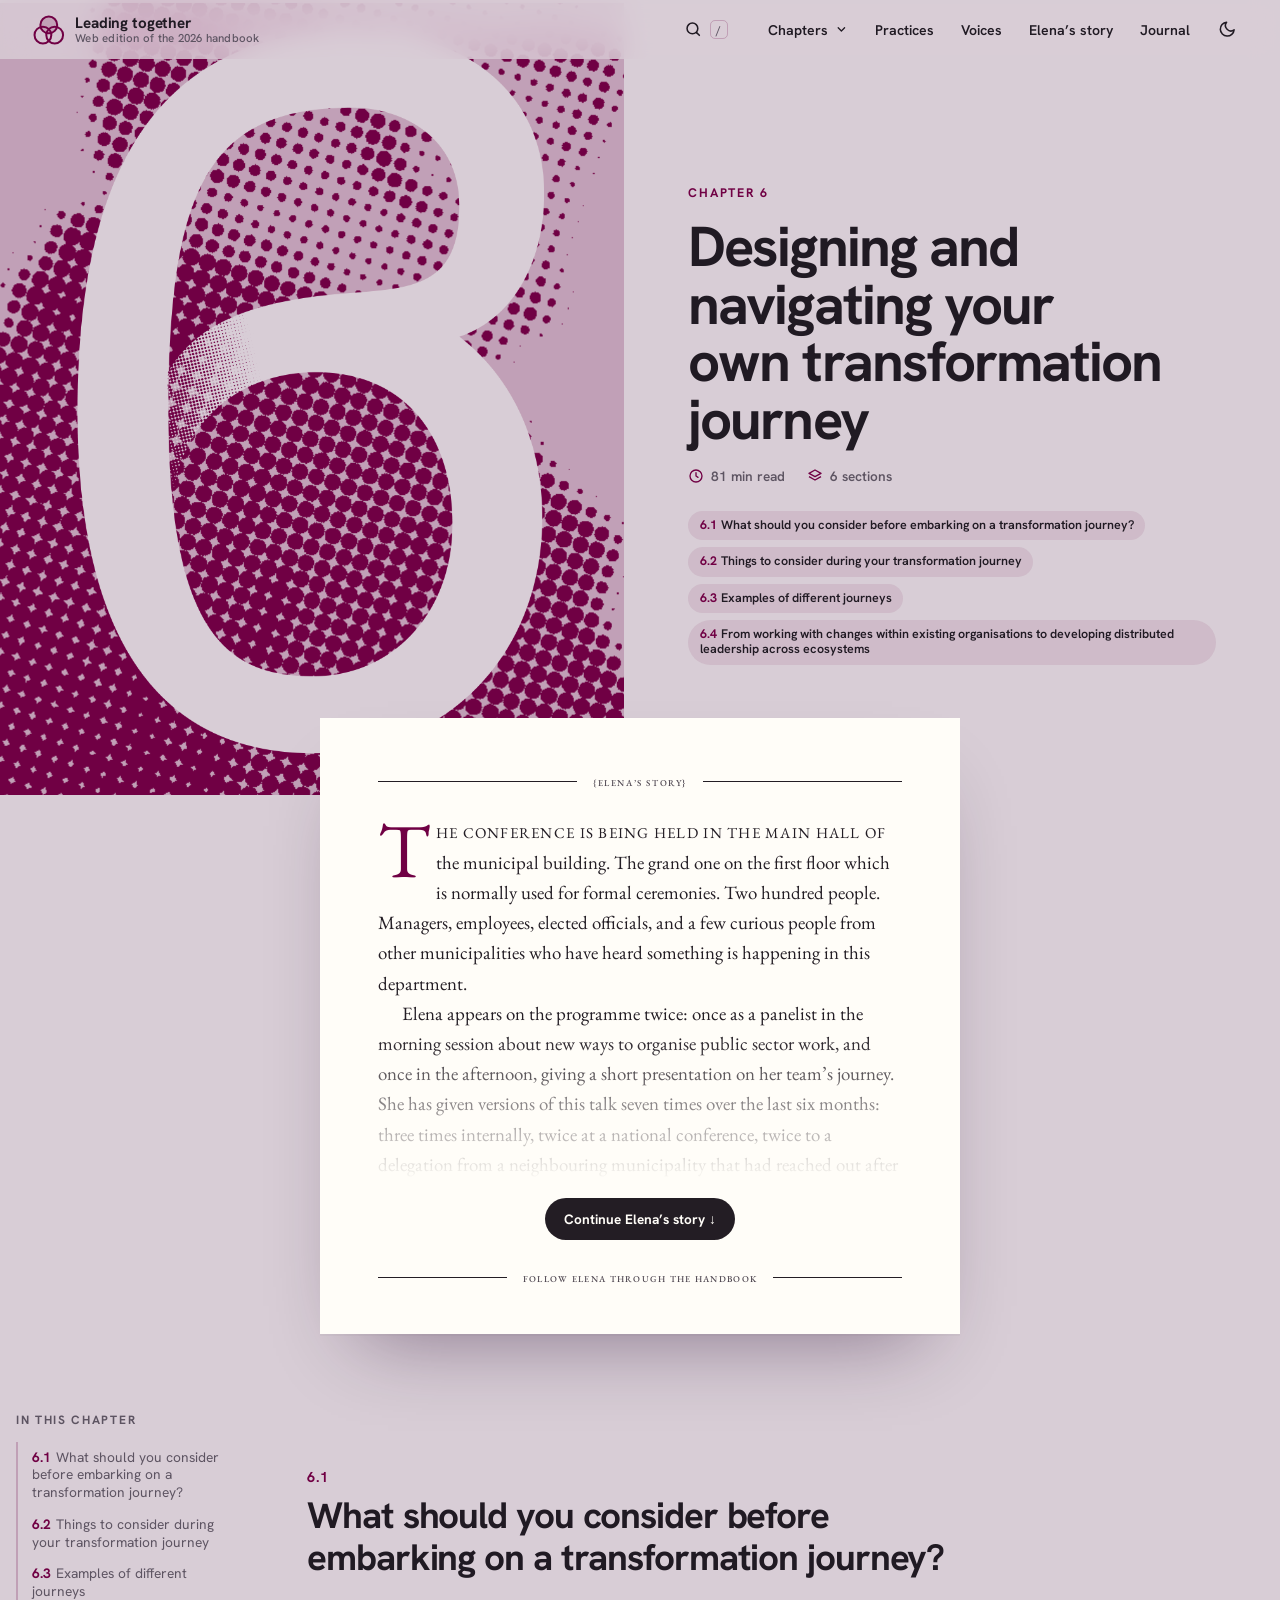
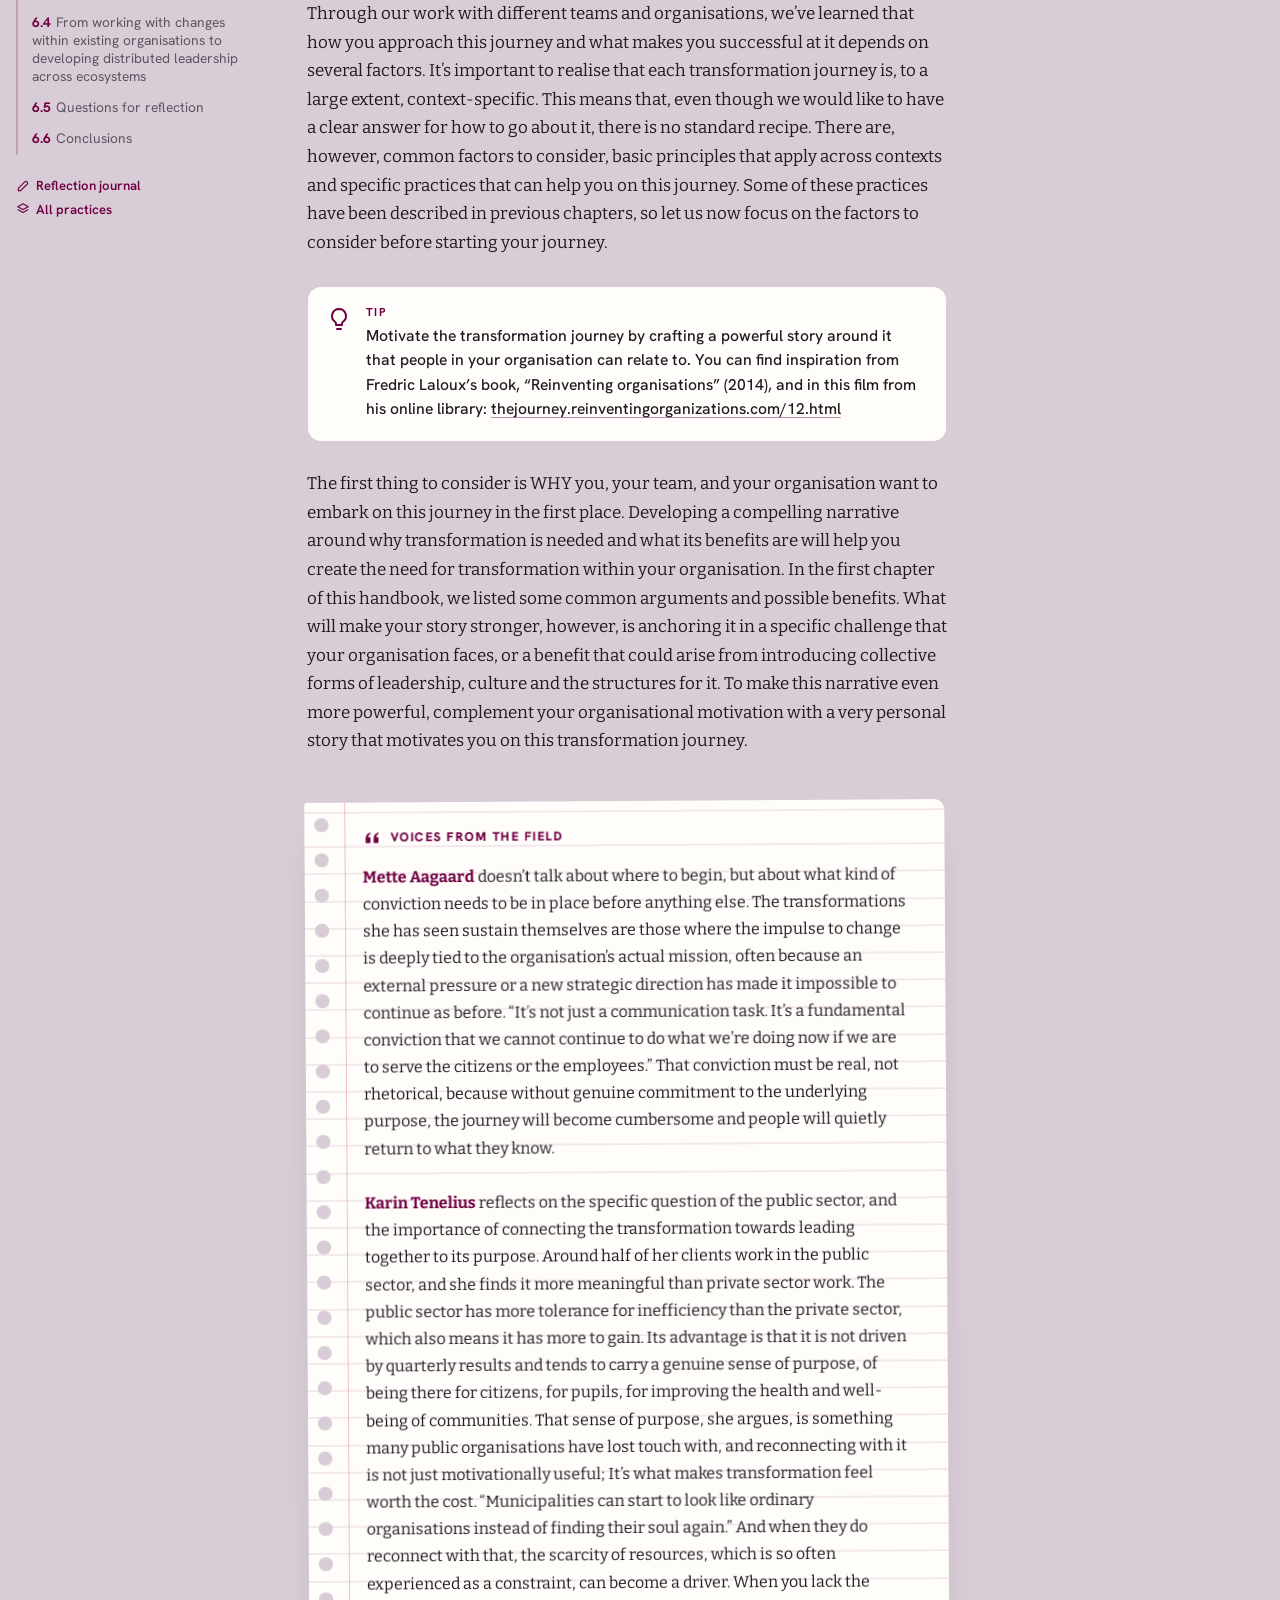
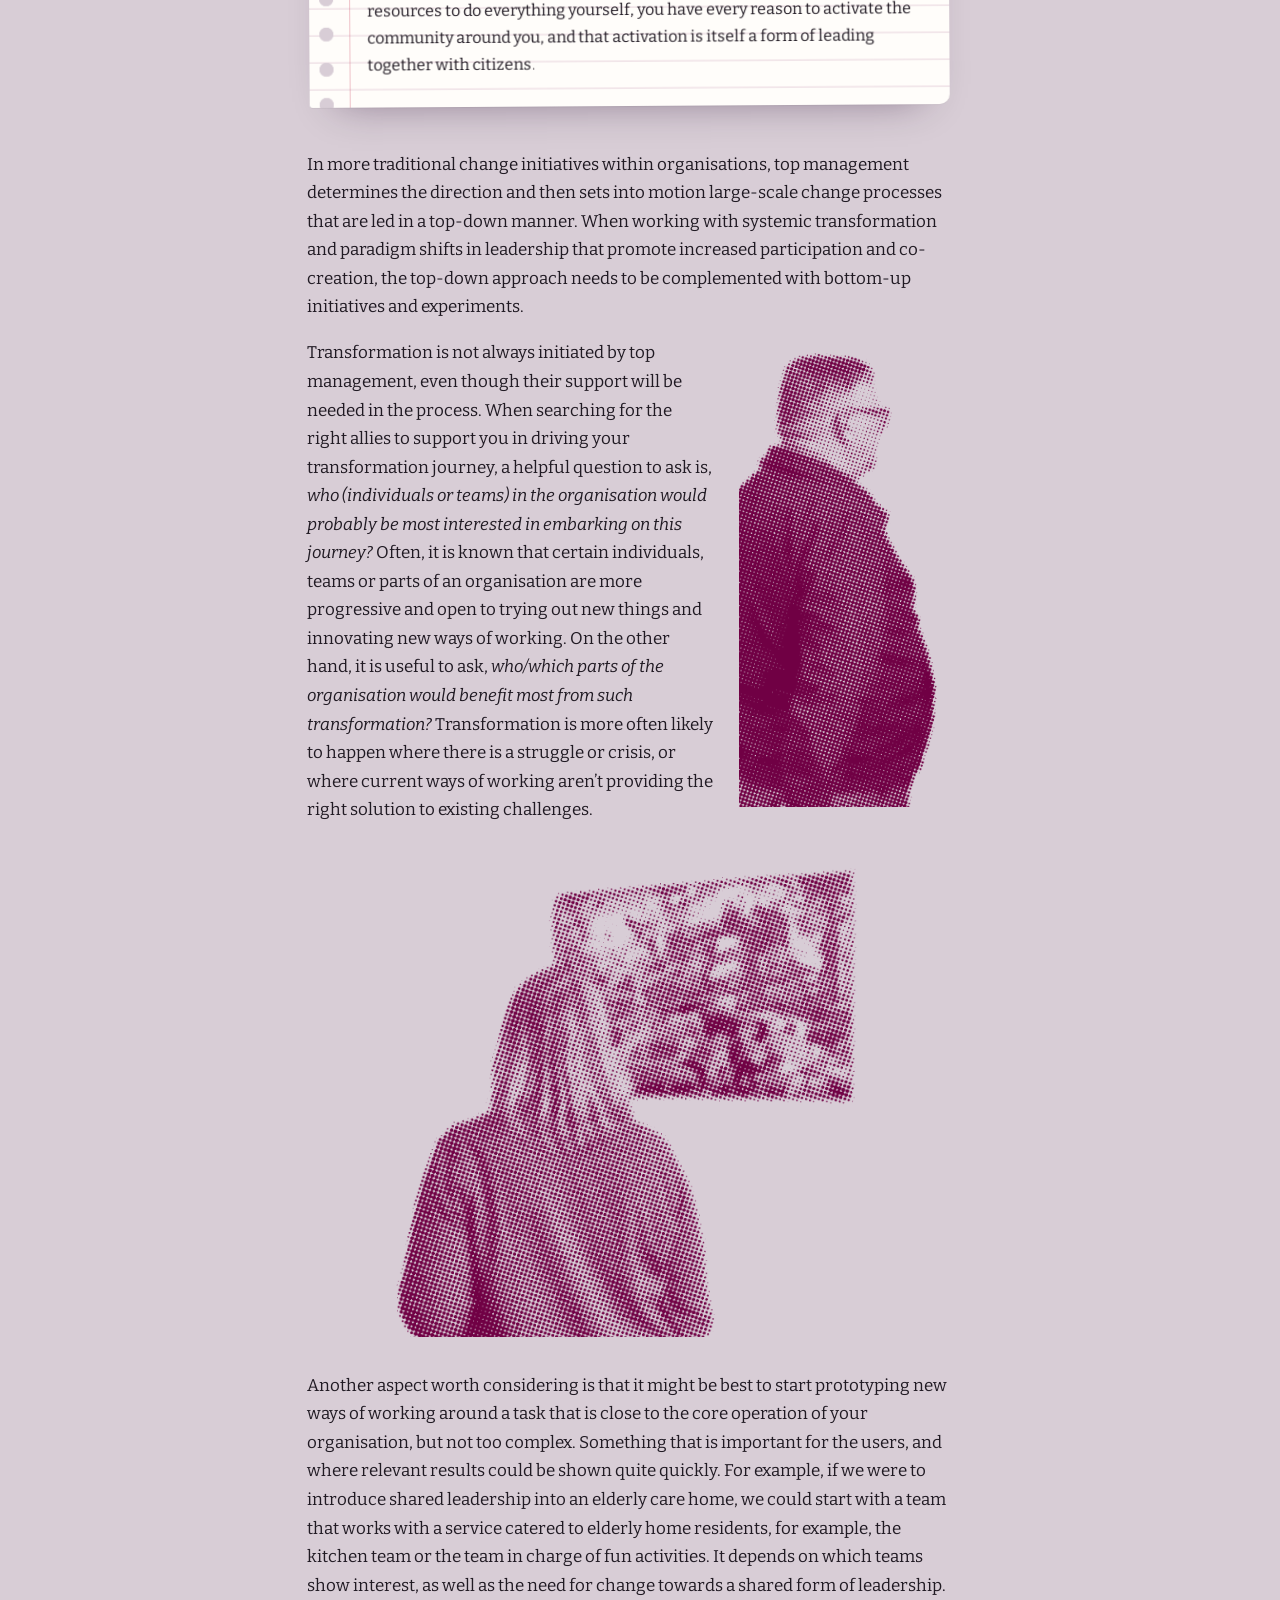
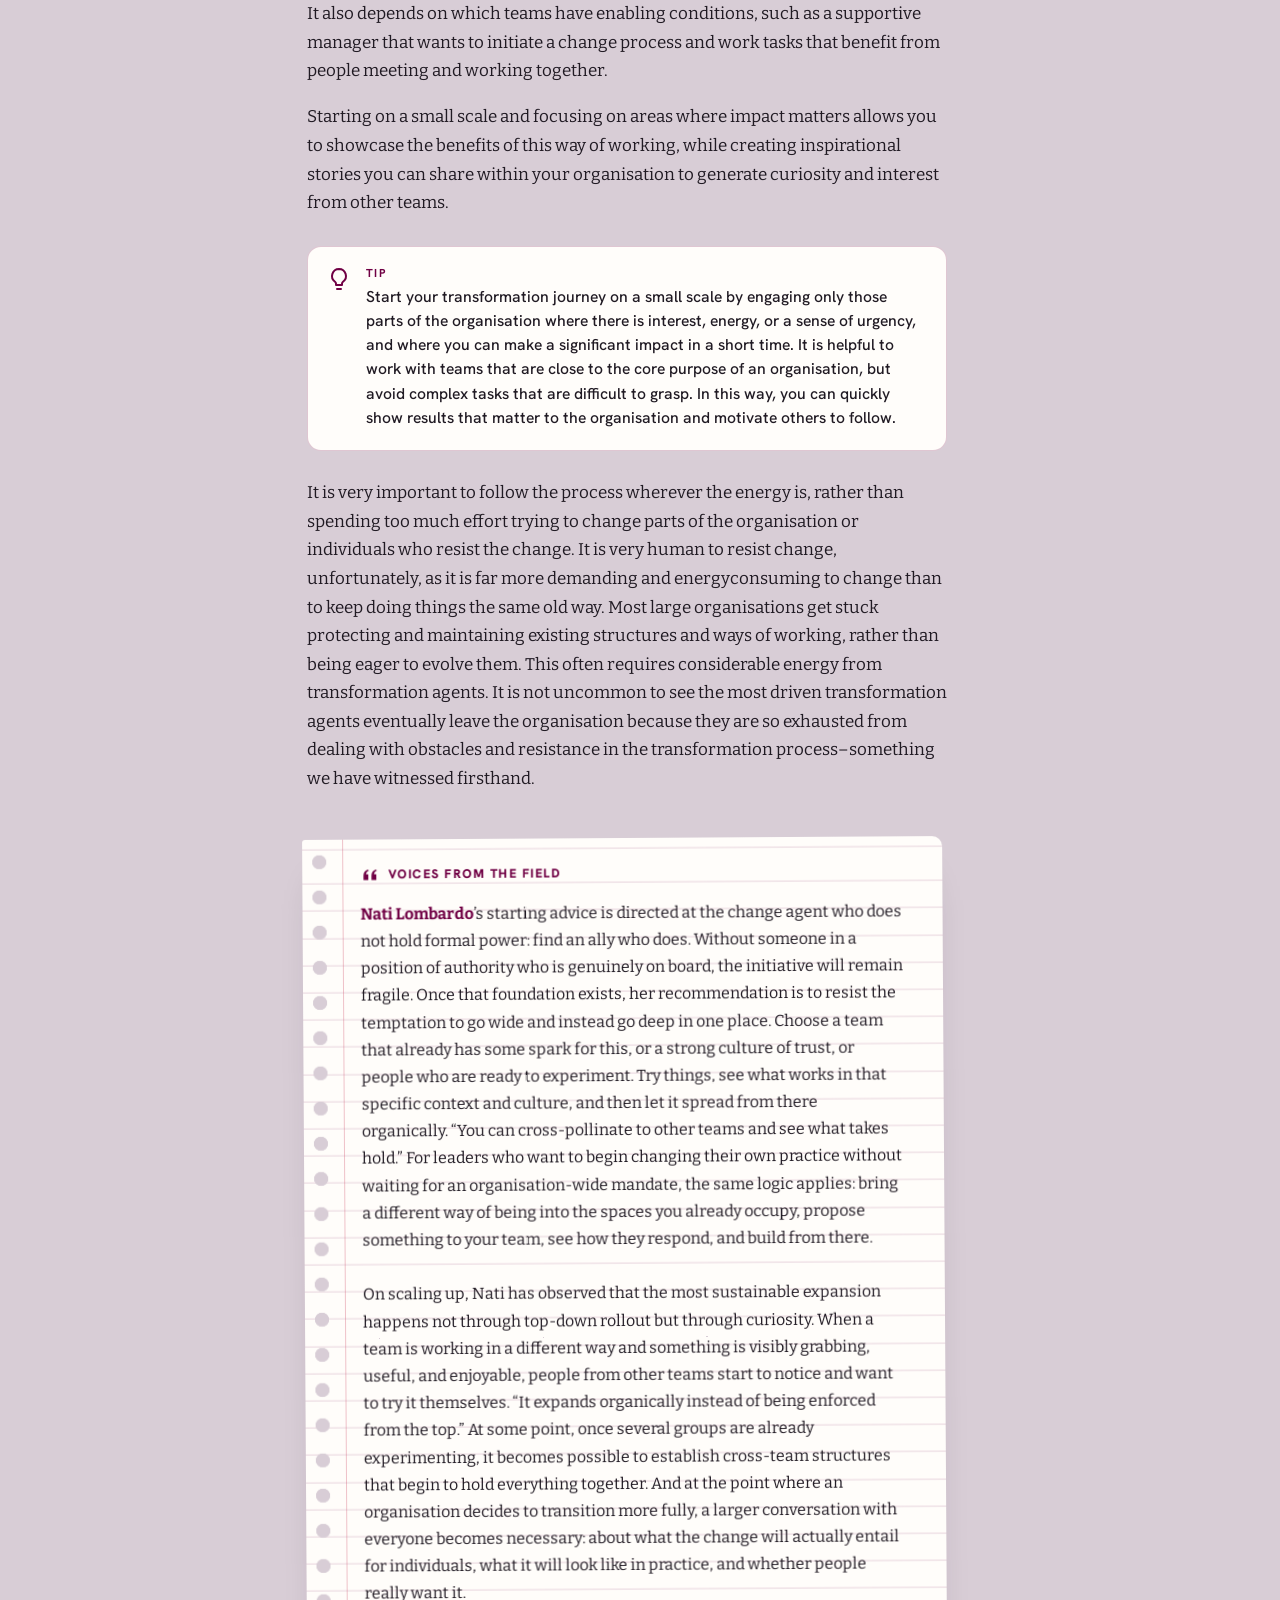
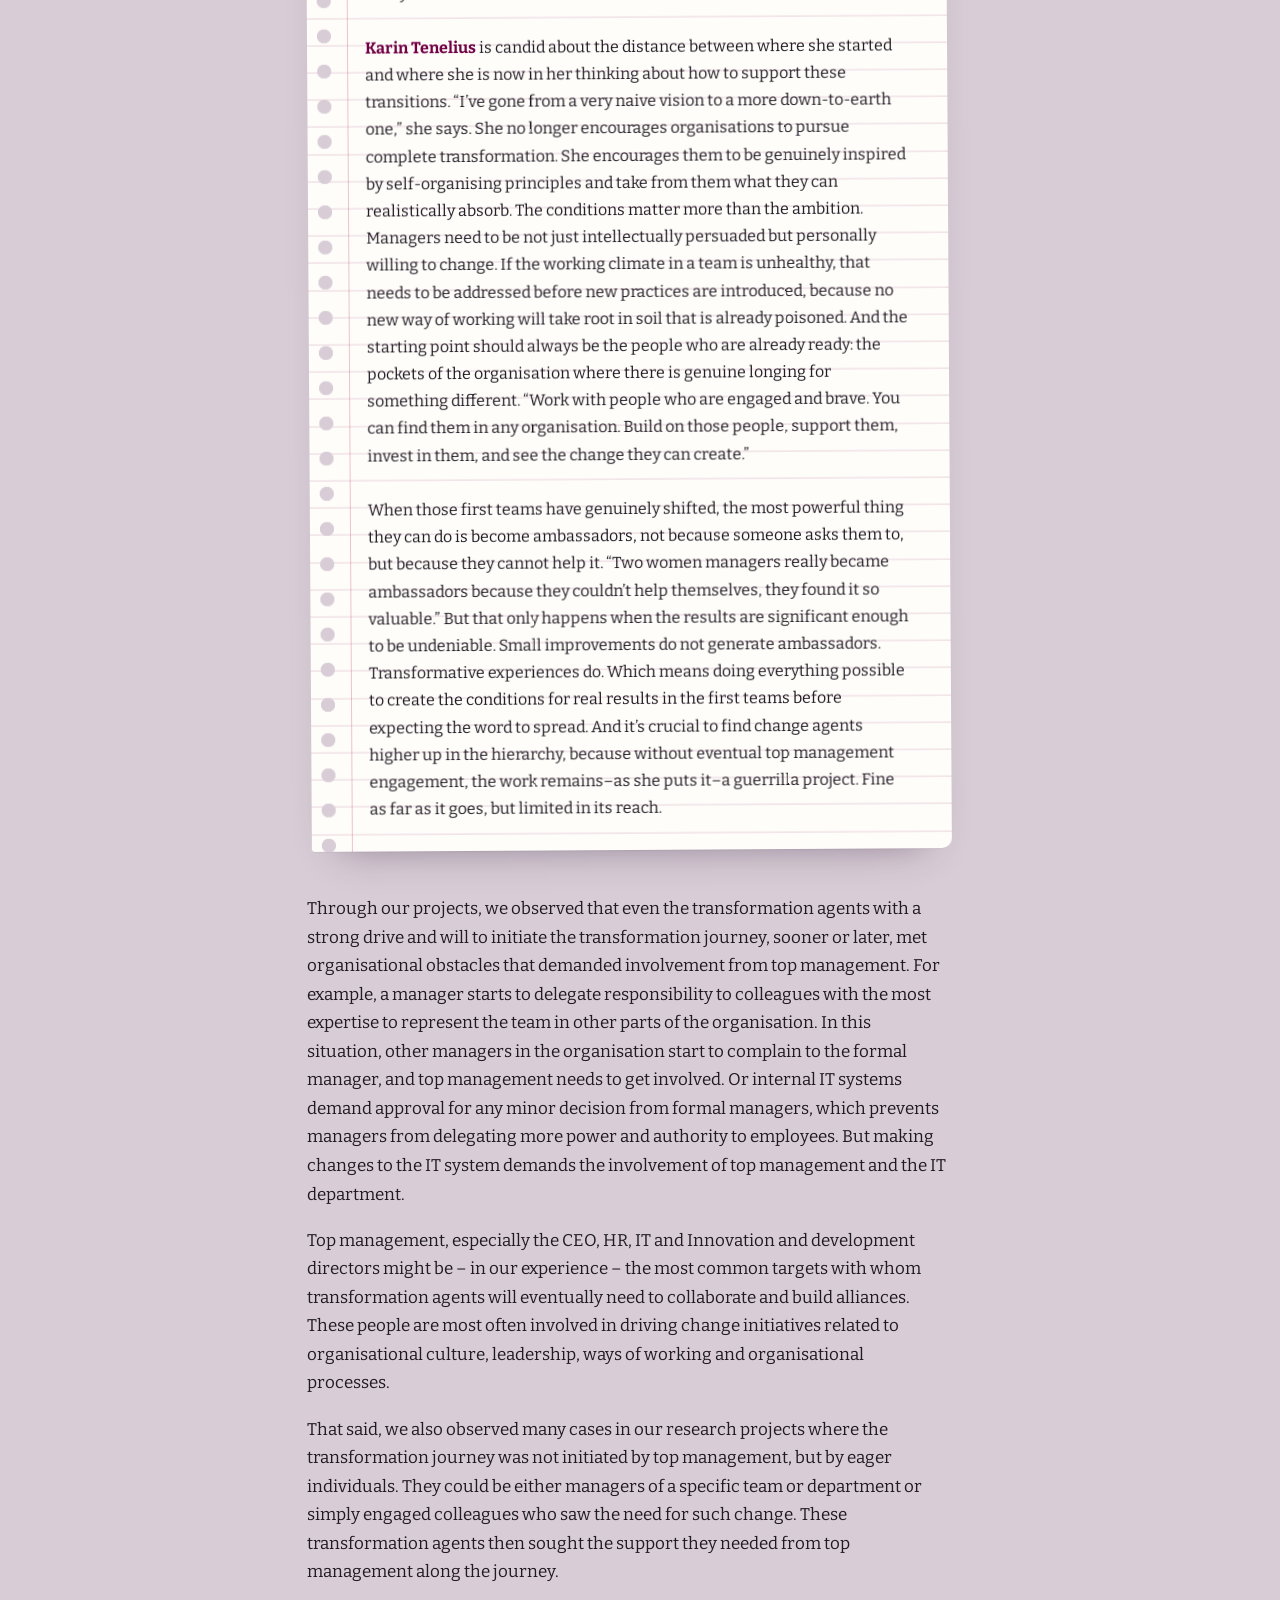
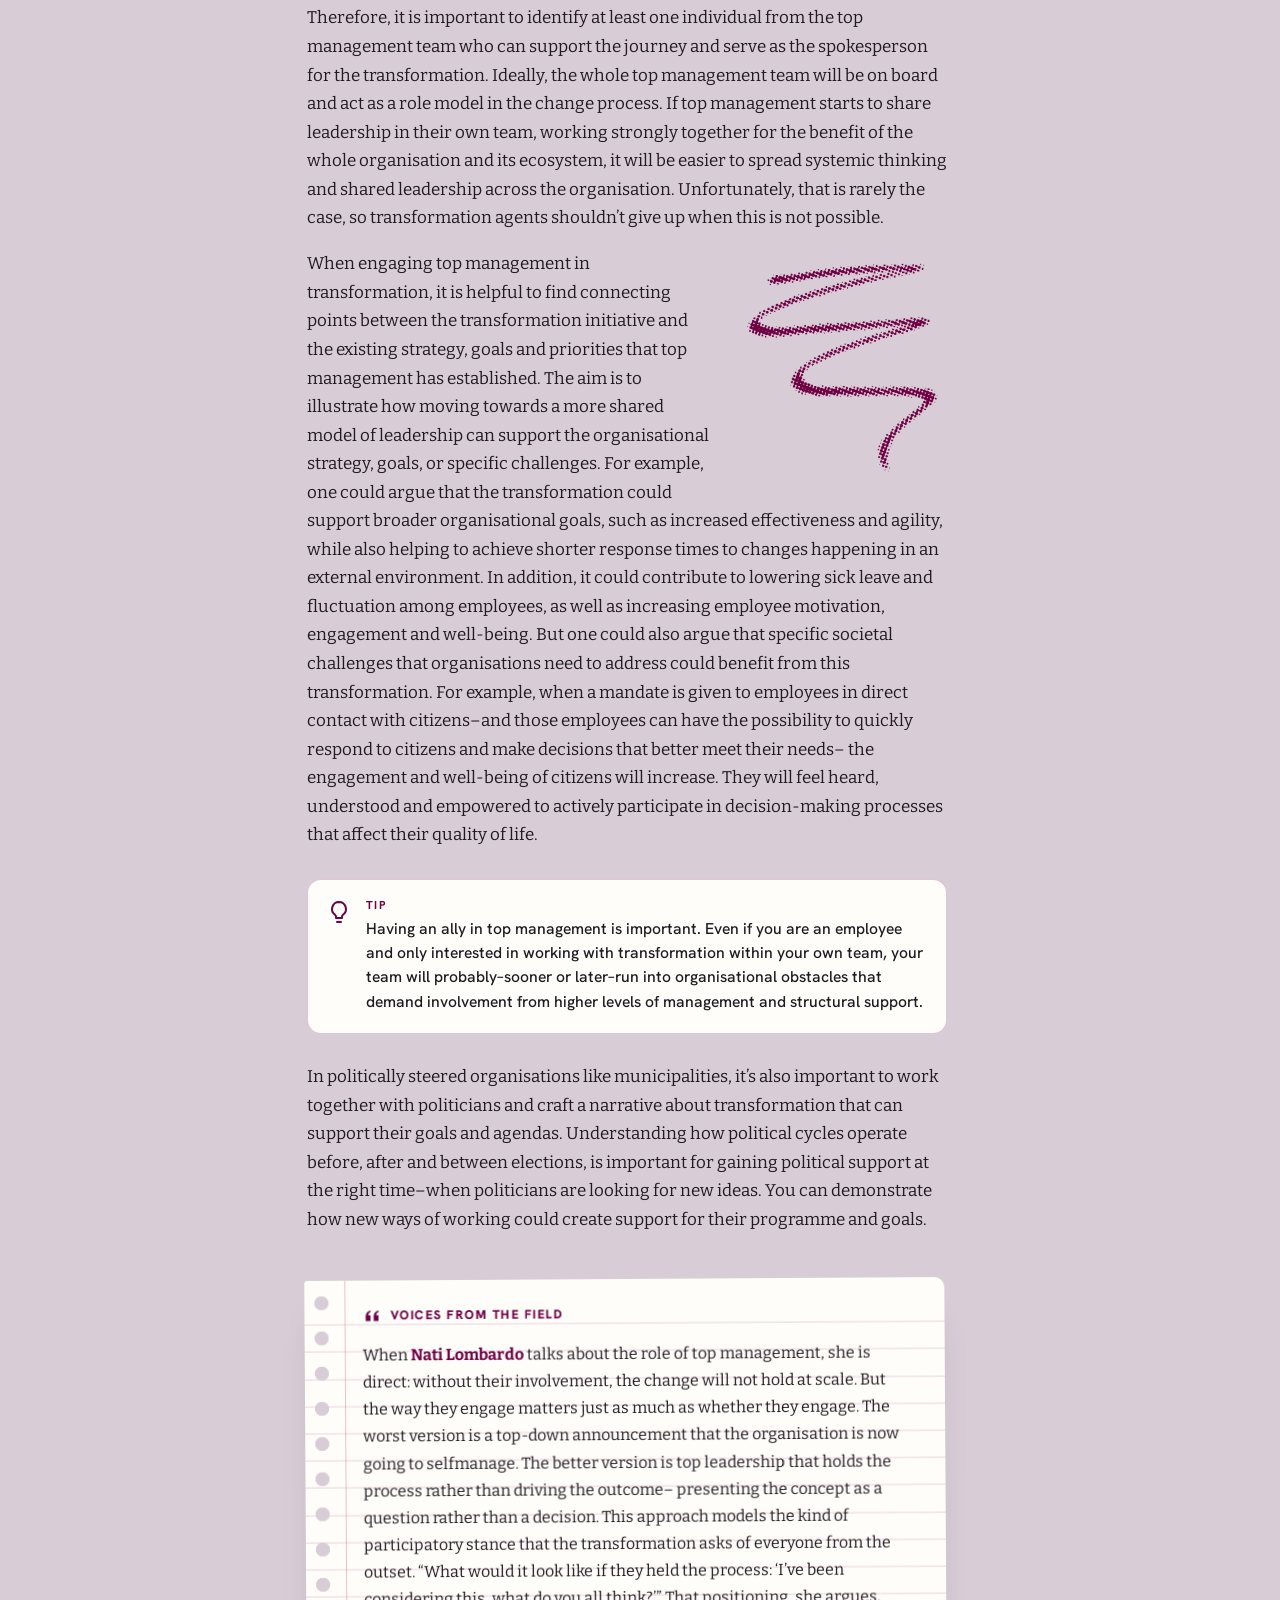
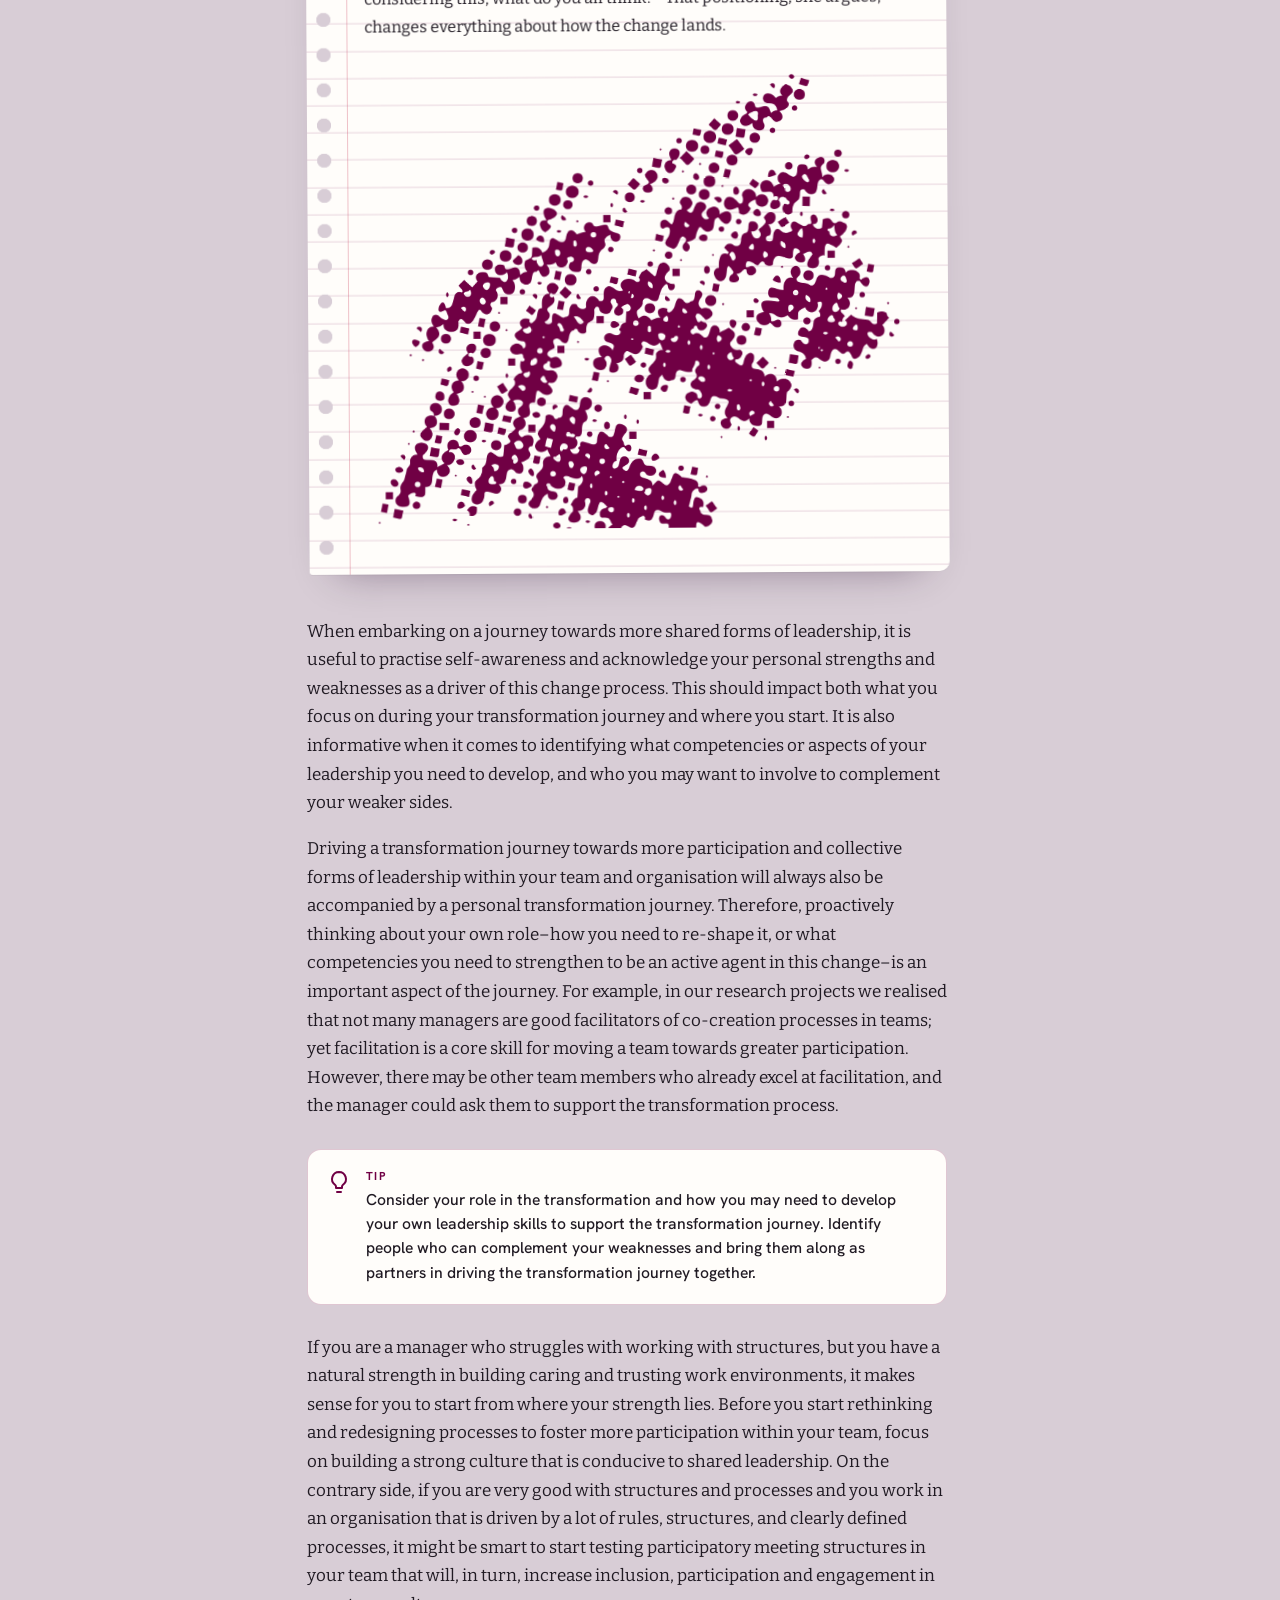
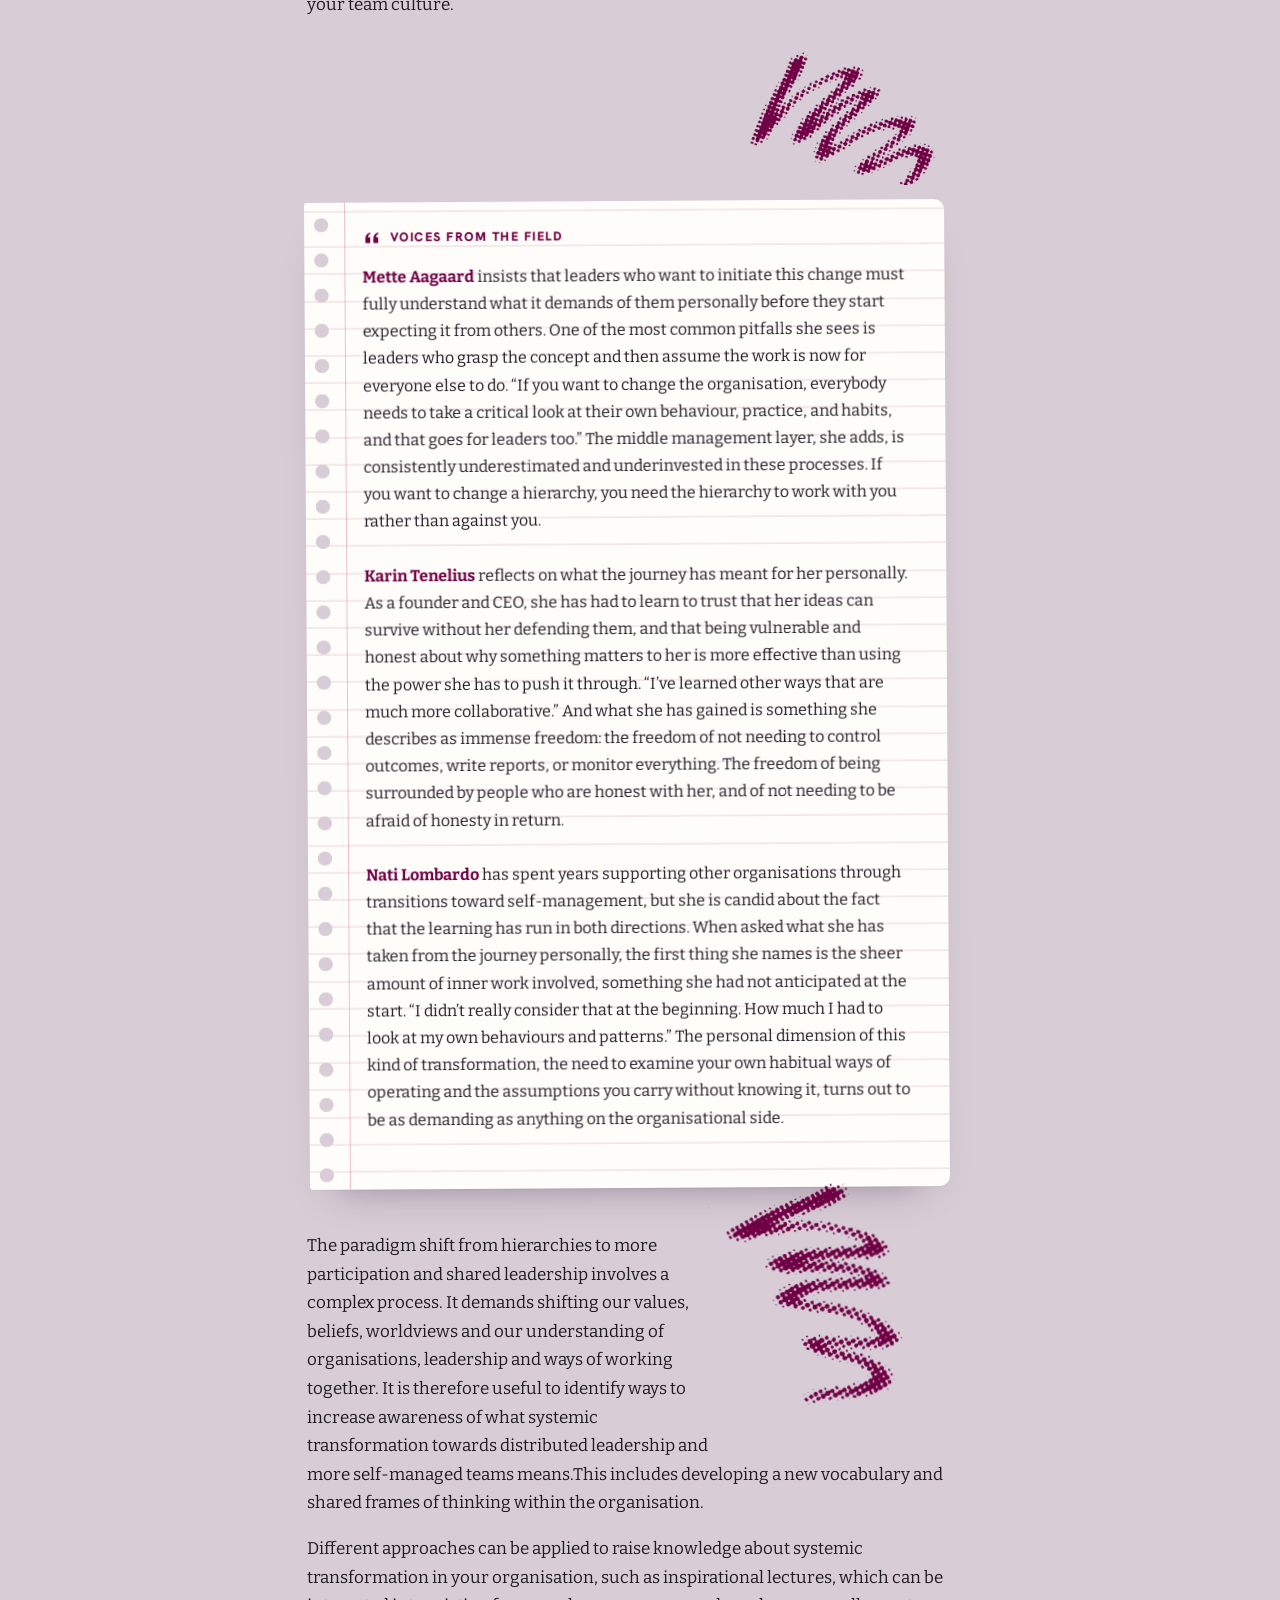
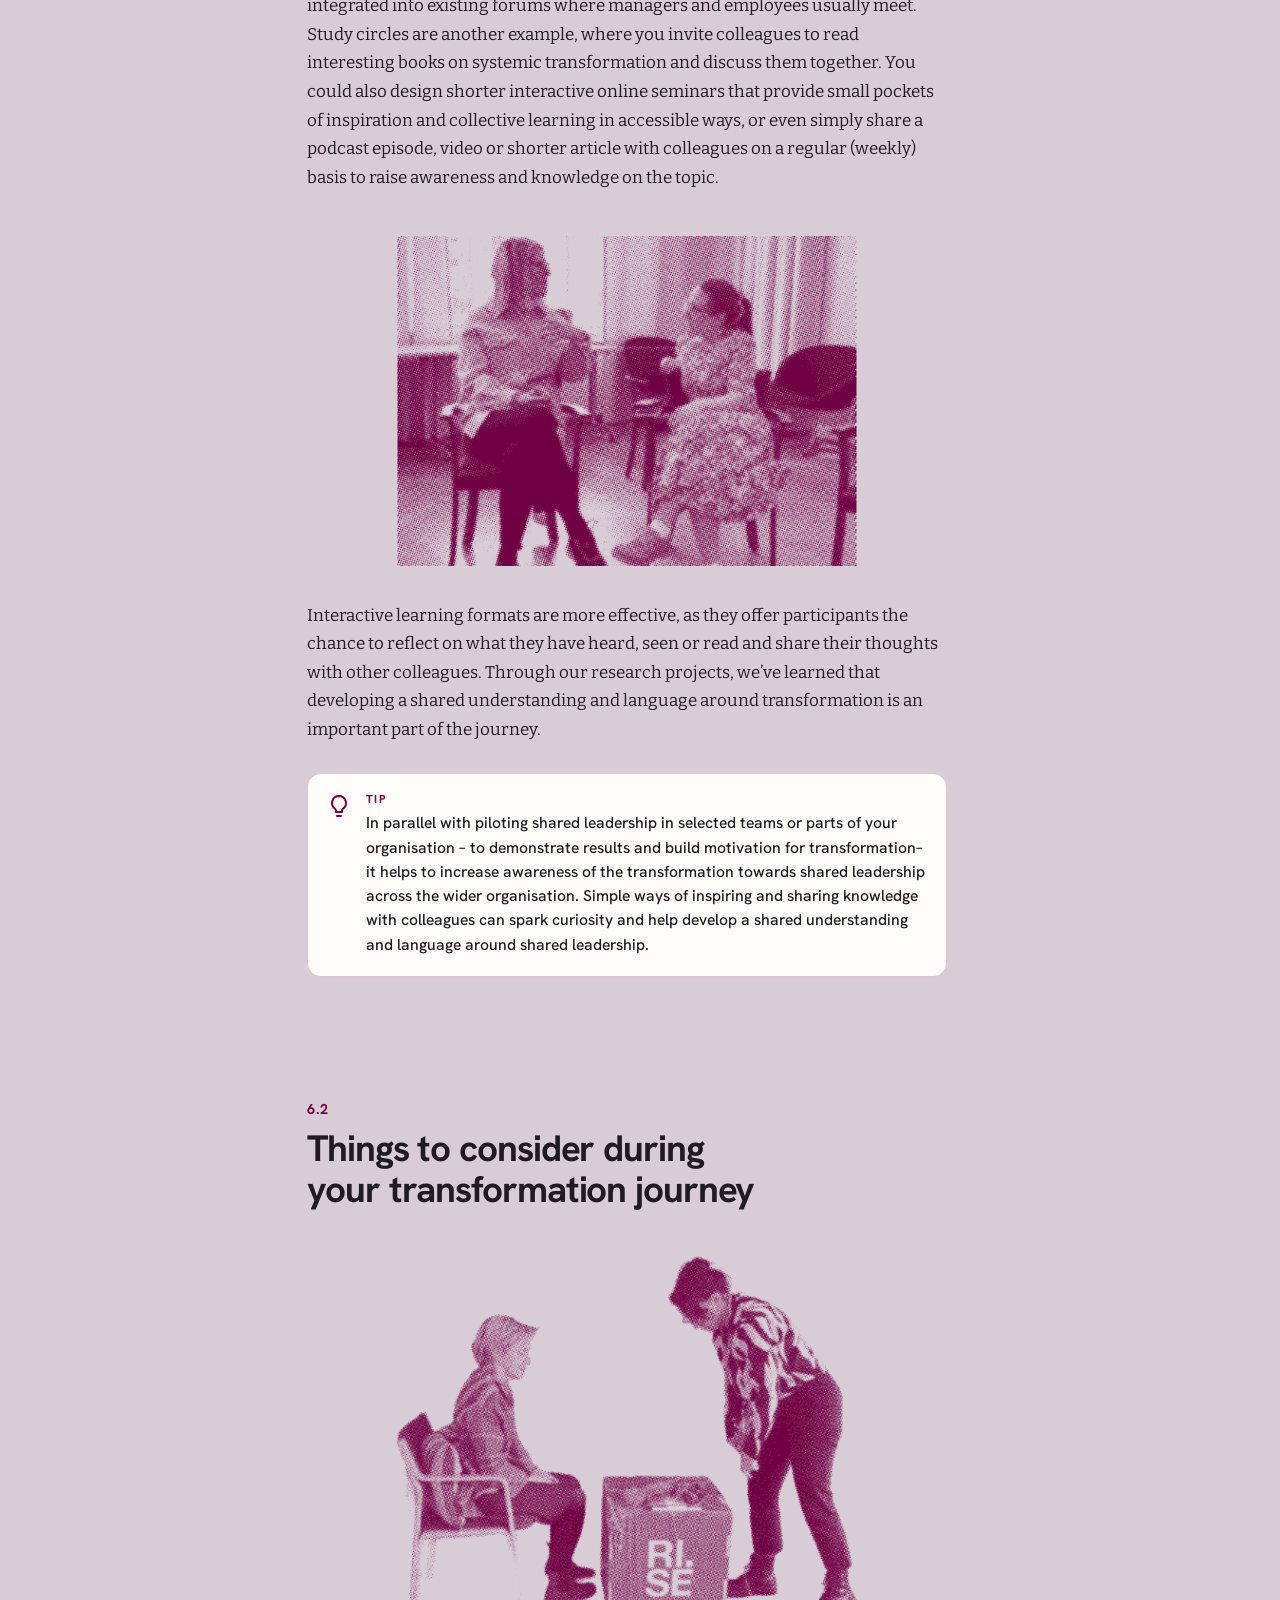
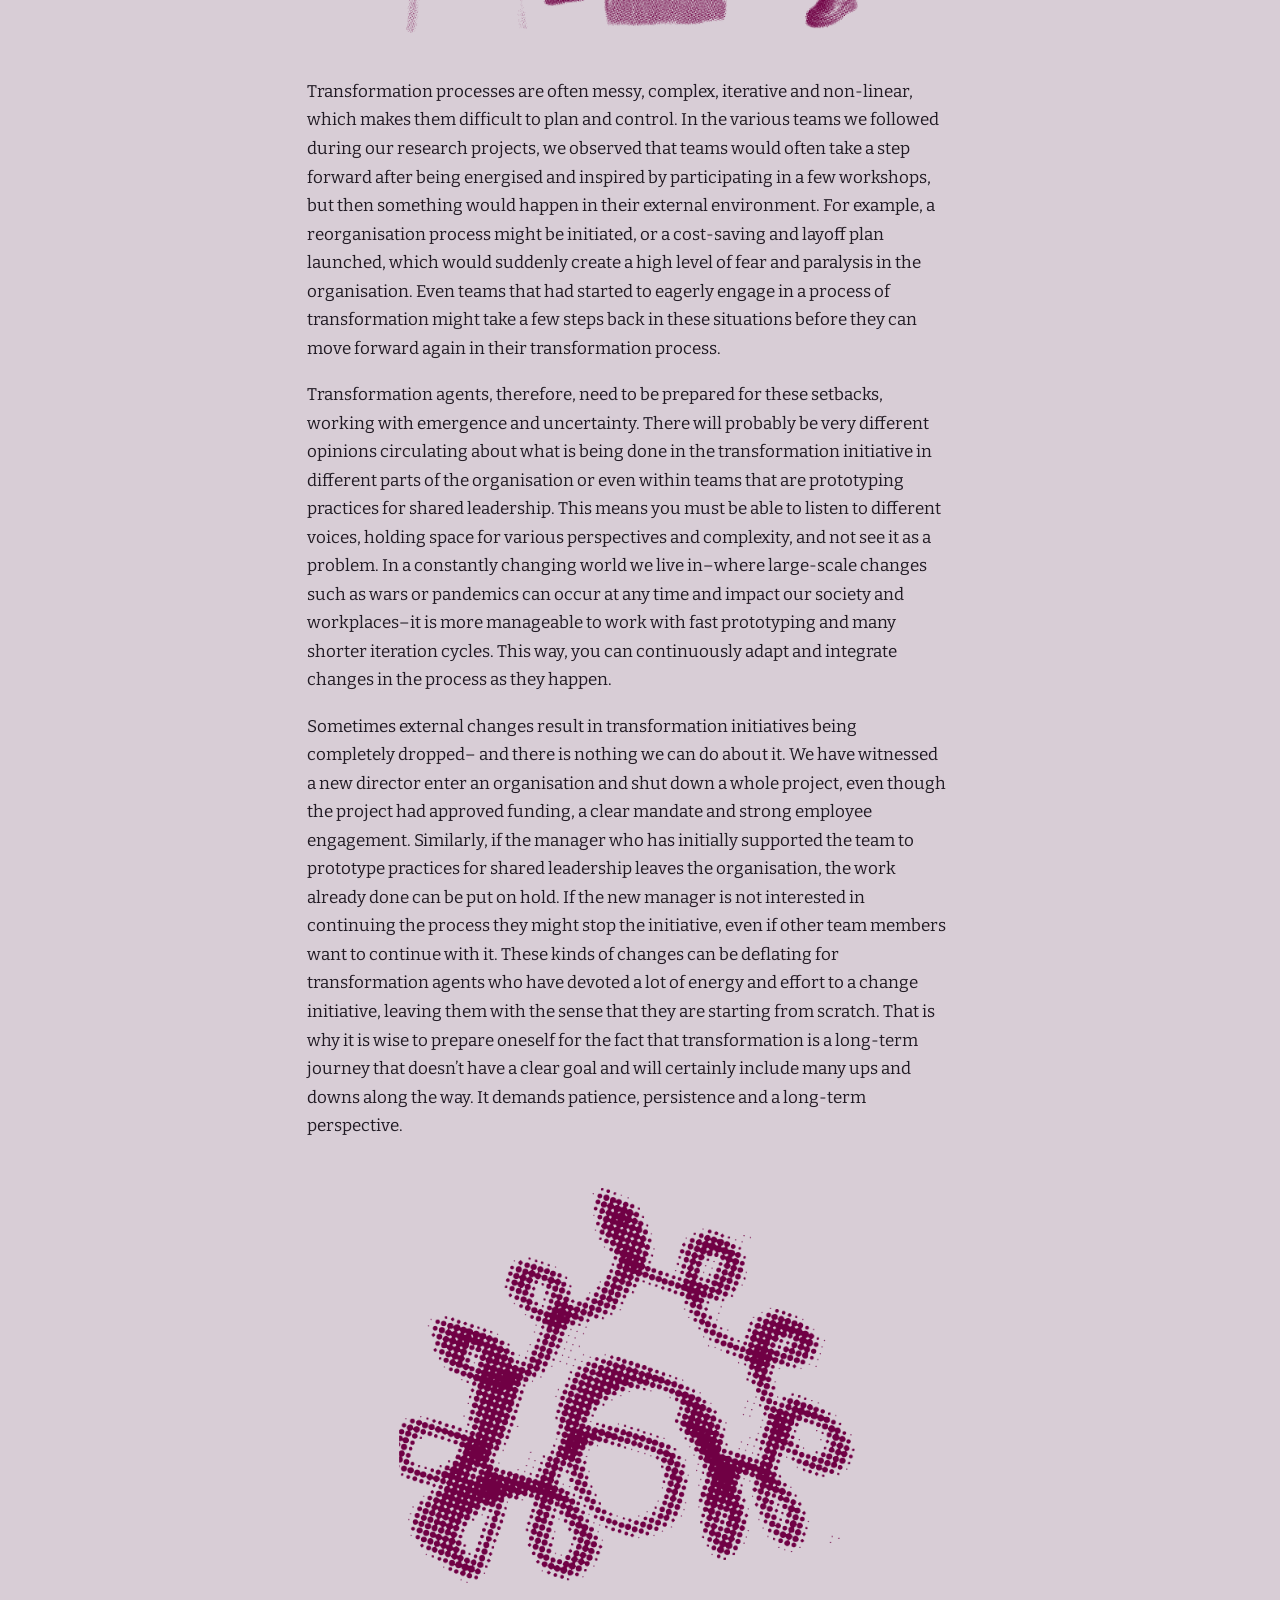
<file: chapter-6.html>
<!doctype html>
<html lang="en">
<head>
<meta charset="utf-8">
<meta name="viewport" content="width=device-width, initial-scale=1">
<title>Chapter 6: Designing and navigating your own transformation journey · Transforming how we lead together</title>
<meta name="description" content="Through our work with different teams and organisations, we’ve learned that how you approach this journey and what makes you successful at it depends on several factors. It’s impor">
<meta property="og:title" content="Chapter 6: Designing and navigating your own transformation journey · Transforming how we lead together">
<meta property="og:description" content="Through our work with different teams and organisations, we’ve learned that how you approach this journey and what makes you successful at it depends on several factors. It’s impor">
<meta property="og:type" content="book">
<meta property="og:image" content="assets/og.jpg">
<meta name="twitter:card" content="summary_large_image">
<meta name="theme-color" content="#d8cdd6">
<link rel="icon" href="assets/favicon.svg" type="image/svg+xml">
<link rel="preload" href="assets/fonts/bitter-normal-latin.woff2" as="font" type="font/woff2" crossorigin>
<link rel="preload" href="assets/fonts/hanken-grotesk-normal-latin.woff2" as="font" type="font/woff2" crossorigin>
<link rel="stylesheet" href="assets/fonts.css?v=8febec372d">
<link rel="stylesheet" href="assets/style.css?v=8febec372d">
<style>:root{--ink:#700044;--paper:#d8cdd6;--ink-d:#ded4dc;--paper-d:#22091a;--ink-l:#700044;--paper-l:#d8cdd6}</style>
<script>try{var t=JSON.parse(localStorage.getItem("theme"));if(t)document.documentElement.dataset.theme=t}catch(e){}</script>

</head>
<body data-chapter="chapter-6">
<a class="skip" href="#main">Skip to content</a>
<div class="progress" aria-hidden="true"></div>
<header class="topbar">
  <a class="brand" href="index.html" aria-label="Home: Transforming how we lead together"><svg class="brand-mark" viewBox="0 0 40 38" aria-hidden="true"><circle class="c1" cx="20" cy="13" r="10"/><circle class="c2" cx="13" cy="25" r="10"/><circle class="c3" cx="27" cy="25" r="10"/></svg><span>Leading together<small>Web edition of the 2026 handbook</small></span></a>
  <button class="icon-btn search-btn" aria-label="Search the handbook"><svg viewBox="0 0 24 24" fill="none" stroke="currentColor" stroke-width="2" stroke-linecap="round"><circle cx="11" cy="11" r="7"/><path d="m20 20-3.5-3.5"/></svg><kbd>/</kbd></button>
  <nav class="nav" aria-label="Main">
    <div class="chapters-menu">
      <button aria-expanded="false" aria-haspopup="true" aria-current="page">Chapters <svg viewBox="0 0 24 24" fill="none" stroke="currentColor" stroke-width="2.4" stroke-linecap="round" stroke-linejoin="round"><path d="m6 9 6 6 6-6"/></svg></button>
      <div class="chapters-pop"><a class="intro" href="introduction.html" style="--c-ink:#4f0e64;--c-paper:#e9d1e5;--c-ink-d:#ecd8e9;--c-paper-d:#1b0c21"><span class="n">i</span><span>Introduction</span></a><a href="chapter-1.html" style="--c-ink:#4f0e64;--c-paper:#e9d1e5;--c-ink-d:#ecd8e9;--c-paper-d:#1b0c21"><span class="n">1</span><span>Why do we need to change the way we lead and organise our work?</span></a><a href="chapter-2.html" style="--c-ink:#232176;--c-paper:#e2d9ed;--c-ink-d:#e6dff0;--c-paper-d:#120f24"><span class="n">2</span><span>Nurturing self-leadership for leading together</span></a><a href="chapter-3.html" style="--c-ink:#004b1c;--c-paper:#d3eadf;--c-ink-d:#daede4;--c-paper-d:#0b1812"><span class="n">3</span><span>Transforming culture and the way we relate to each other</span></a><a href="chapter-4.html" style="--c-ink:#005e5a;--c-paper:#dfeac6;--c-ink-d:#e4edcf;--c-paper-d:#0b1c1f"><span class="n">4</span><span>Changing roles and competencies for managers and employees</span></a><a href="chapter-5.html" style="--c-ink:#5c5349;--c-paper:#f1f3c2;--c-ink-d:#f2f4c5;--c-paper-d:#1e191b"><span class="n">5</span><span>Embedding participatory structures and processes for leading together</span></a><a href="chapter-6.html" style="--c-ink:#700044;--c-paper:#d8cdd6;--c-ink-d:#ded4dc;--c-paper-d:#22091a"><span class="n">6</span><span>Designing and navigating your own transformation journey</span></a></div>
    </div>
    <a href="practices.html">Practices</a>
    <a href="voices.html">Voices</a>
    <a href="elena.html">Elena’s story</a>
    <a href="journal.html">Journal</a>
    <button class="icon-btn" id="theme-btn" aria-label="Toggle dark mode"><svg viewBox="0 0 24 24" fill="none" stroke="currentColor" stroke-width="2" stroke-linecap="round" stroke-linejoin="round"><path d="M21 12.8A9 9 0 1 1 11.2 3a7 7 0 0 0 9.8 9.8z"/></svg><span class="mobile-only">Dark mode</span></button>
  </nav>
  <button class="icon-btn menu-btn" aria-label="Menu" aria-expanded="false"><svg viewBox="0 0 24 24" fill="none" stroke="currentColor" stroke-width="2" stroke-linecap="round"><path d="M4 7h16M4 12h16M4 17h10"/></svg></button>
</header>
<div class="scrim"></div>
<main id="main">
<header class="ch-hero">
  <div class="photo"><div class="ink-img" data-src="assets/hero/chapter-6.webp" role="img" aria-label="Chapter 6 opening artwork" style="height:100%;-webkit-mask-size:cover;mask-size:cover;-webkit-mask-position:left center;mask-position:left center"></div></div>
  <div class="titles">
    <span class="kicker">Chapter 6</span>
    <h1>Designing and navigating your own transformation journey</h1>
    <div class="meta"><span><svg viewBox="0 0 24 24" fill="none" stroke="currentColor" stroke-width="2" stroke-linecap="round"><circle cx="12" cy="12" r="9"/><path d="M12 7v5l3 2"/></svg> 81 min read</span><span><svg viewBox="0 0 24 24" fill="none" stroke="currentColor" stroke-width="2" stroke-linejoin="round"><path d="m12 3 9 5-9 5-9-5 9-5z"/><path d="m3 13 9 5 9-5"/></svg> 6 sections</span></div>
    <nav class="jump" aria-label="Sections in this chapter"><a href="#what-should-you-consider-before-embarking-on-a-transformatio"><b>6.1</b>What should you consider before embarking on a transformation journey?</a><a href="#things-to-consider-during-your-transformation-journey"><b>6.2</b>Things to consider during your transformation journey</a><a href="#examples-of-different-journeys"><b>6.3</b>Examples of different journeys</a><a href="#from-working-with-changes-within-existing-organisations-to-d"><b>6.4</b>From working with changes within existing organisations to developing distributed leadership across ecosystems</a></nav>
  </div>
</header>
<article class="elena collapsible" style="--c-ink:#700044" aria-label="Elena’s story"><div class="elena-head">{elena’s story}</div><div class="elena-body"><p class="first"><span class="drop">T</span>he conference is being held in the main hall of the municipal building. The grand one on the first floor which is normally used for formal ceremonies. Two hundred people. Managers, employees, elected officials, and a few curious people from other municipalities who have heard something is happening in this department.</p><p>Elena appears on the programme twice: once as a panelist in the morning session about new ways to organise public sector work, and once in the afternoon, giving a short presentation on her team’s journey. She has given versions of this talk seven times over the last six months: three times internally, twice at a national conference, twice to a delegation from a neighbouring municipality that had reached out after someone forwarded them the internal newsletter article about their success. Each time she gives the talk, she finds she has to update it, because things keep changing quickly in her department.</p><p>Her team’s work is described in the third paragraph of the introduction: “A pilot in shared leadership that has produced measurable improvements in both team engagement and service outcomes, including a 23% reduction in staff sick leave, improved response times despite a flat budget, and qualitative feedback from care recipients indicating significantly increased sense of connection and support.”</p><p>She reads the 23% figure and reflects back on February, one year ago, when she was staring at a kpi dashboard that told her almost nothing about Mrs. Andersson. She had not set out to improve the kpis. She had set out to create conditions where her team could do the work they actually believed in. The kpis had followed quietly, like a byproduct.</p><p>She thinks this is probably the most important thing she has learned and also the hardest to put on a presentation slide.</p><p>The morning panel goes well. Elena speaks less than the other two panelists (a habit she has been cultivating) and asks the audience a question at the end rather than summarising her points. A few people appear slightly startled by this. Most lean forward.</p><p>In the break afterwards, she is approached by several people. She has learned to be present in these conversations, to resist the urge to hand people a reading list and move on. She asks questions. She listens to what people are actually asking beneath what they say they’re asking, which is usually not “what did you do?” but “do you think this could work for someone like me?”</p><p>Jonas finds her between sessions. He looks, she thinks, like someone who belongs in rooms like this one. He had facilitated this morning’s opening activity: a 20-minute exercise with the whole room that he had designed himself, drawing on the embodied practices from Karin’s workshops, but adapting them for a group of 200 skeptical public servants. It had worked out better than anyone expected. She had watched from the side of the room, genuinely surprised, as 200 people who’d been checking their phones when they arrived were suddenly in conversation with someone they’d never met, talking about something real.</p><p>“How did it feel?” she asks him. “Terrifying,” he says. “Good.”</p><p>She nods. She knows exactly how this combination feels. He tells her that two people have already approached him about the community coffee morning model: one from social services, one from the youth department. He has their cards. He is going to follow up next week. He says this without asking her whether he should, without checking whether it fits inside some boundary she has drawn. He says it the way someone says a thing they have already decided.</p><p>She remembers the person who’d turned his phone over and over in his hands at the Monday morning meeting. The one who wrote the date at the top of his notebook and nothing else for 20 minutes.</p><p>The afternoon session ends, and the formal programme dissolves into the noise of 200 people deciding whether to go home or keep talking. Elena is gathering her things when a man she doesn’t recognise stops beside her.</p><p>He introduces himself as David. He manages a team in the urban infrastructure department with 12 people, mostly engineers, and a culture he describes, with a kind of exhausted honesty, as “very hierarchical, very technical, very convinced that this kind of thing isn’t for them.” He’d been at the morning panel. He’d heard her talk in the afternoon. He looks like a man who has been sitting with a question for a long time and has finally found someone he thinks might have the answer.</p><p>“I want to do what you’ve done,” he says. “I just don’t know where to start. What’s the process? What did you do first?”</p><p>Elena’s first instinct is precise and immediate: she knows exactly what to give him. The personal canvas exercise. The open hour meeting format. Starting with culture before structure. Having honest conversations first. She could map it out on a napkin in 10 minutes. She has basically done exactly that, four times over the last six months, for four different people who’d asked her similar questions.</p><p>She opens her mouth. And then she stops. She thinks about the first leadership workshop. The workshop facilitator’s words: <em>your role is to create conditions, not control outcomes</em>. She thinks about how she had sat in that workshop and nodded along at all the right moments and then gone back to her office and continued, for months, to hand people the answers they asked for because it was faster and it felt like helping.</p><p>She thinks about what Karin asked her, in the circle, when she described Jonas: <em>has it worked?</em></p><p>She thinks about David’s team. Twelve engineers. Very hierarchical, very technical, very convinced this isn’t for them. If she gives David a sequence (step one, step two, step three), he will follow it or he won’t. But either way, it will be her sequence, built for her context, her team, her particular combination of a Jonas and a Sara and a Per. It will not be his.</p><p>“Can I ask you something first?” she says. David looks slightly surprised. “Sure.” “What made you come and talk to me just now? Out of everyone in this room?”</p><p>He thinks about it. “Something you said in the afternoon session. About the budget process. About deciding to try something before you knew if it would work.”</p><p>“What was it about that specifically?” He pauses. “I think… I’ve been waiting until I understood the whole thing before starting. And I’m starting to think that’s not how it works.”</p><p>Elena looks at him for a moment. “<em>What’s one thing</em>,” she says, “that you could try next week? Not the whole transformation. One thing. Small enough that if it goes wrong, it’s recoverable. Real enough that it would actually mean something to your team.”</p><p>David is quiet. She waits. She has learned to wait and does not fill the silence.</p><p>“Well, there is this thing…”</p><p class="brk" aria-hidden="true">* * *</p></div><button class="more">Continue Elena’s story ↓</button><div class="elena-foot"><a href="elena.html#chapter-6">follow elena through the handbook</a></div></article>
<div class="reader-layout">
  <aside class="toc" aria-label="In this chapter"><h2>In this chapter</h2><ol><li><a href="#what-should-you-consider-before-embarking-on-a-transformatio"><b>6.1</b>What should you consider before embarking on a transformation journey?</a></li><li><a href="#things-to-consider-during-your-transformation-journey"><b>6.2</b>Things to consider during your transformation journey</a></li><li><a href="#examples-of-different-journeys"><b>6.3</b>Examples of different journeys</a></li><li><a href="#from-working-with-changes-within-existing-organisations-to-d"><b>6.4</b>From working with changes within existing organisations to developing distributed leadership across ecosystems</a></li><li><a href="#questions-for-reflection"><b>6.5</b>Questions for reflection</a></li><li><a href="#conclusions"><b>6.6</b>Conclusions</a></li></ol>
    <div class="tools"><a href="journal.html#chapter-6"><svg width=14 height=14 viewBox="0 0 24 24" fill="none" stroke="currentColor" stroke-width="2" stroke-linecap="round" stroke-linejoin="round"><path d="M4 20h4L19 9a2.8 2.8 0 0 0-4-4L4 16v4z"/></svg> Reflection journal</a><a href="practices.html"><svg width=14 height=14 viewBox="0 0 24 24" fill="none" stroke="currentColor" stroke-width="2" stroke-linejoin="round"><path d="m12 3 9 5-9 5-9-5 9-5z"/><path d="m3 13 9 5 9-5"/></svg> All practices</a></div>
  </aside>
  <article class="prose">
<section class="sec" id="what-should-you-consider-before-embarking-on-a-transformatio"><h2><span class="num">6.1</span>What should you consider before embarking on a transformation journey?<a class="anchor" href="#what-should-you-consider-before-embarking-on-a-transformatio" aria-label="Copy link to this section">#</a></h2>
<p id="t1">Through our work with different teams and organisations, we’ve learned that how you approach this journey and what makes you successful at it depends on several factors. It’s important to realise that each transformation journey is, to a large extent, context-specific. This means that, even though we would like to have a clear answer for how to go about it, there is no standard recipe. There are, however, common factors to consider, basic principles that apply across contexts and specific practices that can help you on this journey. Some of these practices have been described in previous chapters, so let us now focus on the factors to consider before starting your journey.</p>
<aside class="tip"><b>Tip</b>Motivate the transformation journey by crafting a powerful story around it that people in your organisation can relate to. You can find inspiration from Fredric Laloux’s book, “Reinventing organisations” (2014), and in this film from his online library: <a href="https://thejourney.reinventingorganizations.com/12.html" target="_blank" rel="noopener">thejourney.reinventingorganizations.com/12.html</a></aside>
<p id="t2">The first thing to consider is WHY you, your team, and your organisation want to embark on this journey in the first place. Developing a compelling narrative around why transformation is needed and what its benefits are will help you create the need for transformation within your organisation. In the first chapter of this handbook, we listed some common arguments and possible benefits. What will make your story stronger, however, is anchoring it in a specific challenge that your organisation faces, or a benefit that could arise from introducing collective forms of leadership, culture and the structures for it. To make this narrative even more powerful, complement your organisational motivation with a very personal story that motivates you on this transformation journey.</p>
<aside class="box box--voices" id="voices-1"><div class="box-label"><svg viewBox="0 0 24 24" fill="currentColor"><path d="M4 18v-5.5C4 8.4 6.3 5.7 10 5l.6 1.6C8.2 7.4 7.3 9 7.2 11H10v7H4zm10 0v-5.5c0-4.1 2.3-6.8 6-7.5l.6 1.6c-2.4.8-3.3 2.4-3.4 4.4H20v7h-6z"/></svg> Voices from the field</div><p id="t3"><span class="speaker">Mette Aagaard</span> doesn’t talk about where to begin, but about what kind of conviction needs to be in place before anything else. The transformations she has seen sustain themselves are those where the impulse to change is deeply tied to the organisation’s actual mission, often because an external pressure or a new strategic direction has made it impossible to continue as before. “It’s not just a communication task. It’s a fundamental conviction that we cannot continue to do what we’re doing now if we are to serve the citizens or the employees.” That conviction must be real, not rhetorical, because without genuine commitment to the underlying purpose, the journey will become cumbersome and people will quietly return to what they know.</p>
<p id="t4"><span class="speaker">Karin Tenelius</span> reflects on the specific question of the public sector, and the importance of connecting the transformation towards leading together to its purpose. Around half of her clients work in the public sector, and she finds it more meaningful than private sector work. The public sector has more tolerance for inefficiency than the private sector, which also means it has more to gain. Its advantage is that it is not driven by quarterly results and tends to carry a genuine sense of purpose, of being there for citizens, for pupils, for improving the health and well-being of communities. That sense of purpose, she argues, is something many public organisations have lost touch with, and reconnecting with it is not just motivationally useful; It’s what makes transformation feel worth the cost. “Municipalities can start to look like ordinary organisations instead of finding their soul again.” And when they do reconnect with that, the scarcity of resources, which is so often experienced as a constraint, can become a driver. When you lack the resources to do everything yourself, you have every reason to activate the community around you, and that activation is itself a form of leading together with citizens.</p></aside>
<p id="t5">In more traditional change initiatives within organisations, top management determines the direction and then sets into motion large-scale change processes that are led in a top-down manner. When working with systemic transformation and paradigm shifts in leadership that promote increased participation and co-creation, the top-down approach needs to be complemented with bottom-up initiatives and experiments.</p>
<figure class="fig fig--small fig--photo"><div class="frame"><div class="ink-img" role="img" aria-label="Photo" data-src="assets/art/p110-0.webp" style="aspect-ratio:284/632"></div></div></figure>
<p id="t6">Transformation is not always initiated by top management, even though their support will be needed in the process. When searching for the right allies to support you in driving your transformation journey, a helpful question to ask is, <em>who (individuals or teams) in the organisation would probably be most interested in embarking on this journey?</em> Often, it is known that certain individuals, teams or parts of an organisation are more progressive and open to trying out new things and innovating new ways of working. On the other hand, it is useful to ask, <em>who/which parts of the organisation would benefit most from such transformation?</em> Transformation is more often likely to happen where there is a struggle or crisis, or where current ways of working aren’t providing the right solution to existing challenges.</p>
<figure class="fig fig--medium fig--photo zoomable"><div class="frame"><div class="ink-img" role="img" aria-label="Photo" data-src="assets/art/p110-1.webp" style="aspect-ratio:580/576"></div></div></figure>
<p id="t7">Another aspect worth considering is that it might be best to start prototyping new ways of working around a task that is close to the core operation of your organisation, but not too complex. Something that is important for the users, and where relevant results could be shown quite quickly. For example, if we were to introduce shared leadership into an elderly care home, we could start with a team that works with a service catered to elderly home residents, for example, the kitchen team or the team in charge of fun activities. It depends on which teams show interest, as well as the need for change towards a shared form of leadership. It also depends on which teams have enabling conditions, such as a supportive manager that wants to initiate a change process and work tasks that benefit from people meeting and working together.</p>
<p id="t8">Starting on a small scale and focusing on areas where impact matters allows you to showcase the benefits of this way of working, while creating inspirational stories you can share within your organisation to generate curiosity and interest from other teams.</p>
<aside class="tip"><b>Tip</b>Start your transformation journey on a small scale by engaging only those parts of the organisation where there is interest, energy, or a sense of urgency, and where you can make a significant impact in a short time. It is helpful to work with teams that are close to the core purpose of an organisation, but avoid complex tasks that are difficult to grasp. In this way, you can quickly show results that matter to the organisation and motivate others to follow.</aside>
<p id="t9">It is very important to follow the process wherever the energy is, rather than spending too much effort trying to change parts of the organisation or individuals who resist the change. It is very human to resist change, unfortunately, as it is far more demanding and energyconsuming to change than to keep doing things the same old way. Most large organisations get stuck protecting and maintaining existing structures and ways of working, rather than being eager to evolve them. This often requires considerable energy from transformation agents. It is not uncommon to see the most driven transformation agents eventually leave the organisation because they are so exhausted from dealing with obstacles and resistance in the transformation process–something we have witnessed firsthand.</p>
<aside class="box box--voices" id="voices-2"><div class="box-label"><svg viewBox="0 0 24 24" fill="currentColor"><path d="M4 18v-5.5C4 8.4 6.3 5.7 10 5l.6 1.6C8.2 7.4 7.3 9 7.2 11H10v7H4zm10 0v-5.5c0-4.1 2.3-6.8 6-7.5l.6 1.6c-2.4.8-3.3 2.4-3.4 4.4H20v7h-6z"/></svg> Voices from the field</div><p id="t10"><span class="speaker">Nati Lombardo</span>’s starting advice is directed at the change agent who does not hold formal power: find an ally who does. Without someone in a position of authority who is genuinely on board, the initiative will remain fragile. Once that foundation exists, her recommendation is to resist the temptation to go wide and instead go deep in one place. Choose a team that already has some spark for this, or a strong culture of trust, or people who are ready to experiment. Try things, see what works in that specific context and culture, and then let it spread from there organically. “You can cross-pollinate to other teams and see what takes hold.” For leaders who want to begin changing their own practice without waiting for an organisation-wide mandate, the same logic applies: bring a different way of being into the spaces you already occupy, propose something to your team, see how they respond, and build from there.</p>
<p id="t11">On scaling up, Nati has observed that the most sustainable expansion happens not through top-down rollout but through curiosity. When a team is working in a different way and something is visibly grabbing, useful, and enjoyable, people from other teams start to notice and want to try it themselves. “It expands organically instead of being enforced from the top.” At some point, once several groups are already experimenting, it becomes possible to establish cross-team structures that begin to hold everything together. And at the point where an organisation decides to transition more fully, a larger conversation with everyone becomes necessary: about what the change will actually entail for individuals, what it will look like in practice, and whether people really want it.</p>
<p id="t12"><span class="speaker">Karin Tenelius</span> is candid about the distance between where she started and where she is now in her thinking about how to support these transitions. “I’ve gone from a very naive vision to a more down-to-earth one,” she says. She no longer encourages organisations to pursue complete transformation. She encourages them to be genuinely inspired by self-organising principles and take from them what they can realistically absorb. The conditions matter more than the ambition. Managers need to be not just intellectually persuaded but personally willing to change. If the working climate in a team is unhealthy, that needs to be addressed before new practices are introduced, because no new way of working will take root in soil that is already poisoned. And the starting point should always be the people who are already ready: the pockets of the organisation where there is genuine longing for something different. “Work with people who are engaged and brave. You can find them in any organisation. Build on those people, support them, invest in them, and see the change they can create.”</p>
<p id="t13">When those first teams have genuinely shifted, the most powerful thing they can do is become ambassadors, not because someone asks them to, but because they cannot help it. “Two women managers really became ambassadors because they couldn’t help themselves, they found it so valuable.” But that only happens when the results are significant enough to be undeniable. Small improvements do not generate ambassadors. Transformative experiences do. Which means doing everything possible to create the conditions for real results in the first teams before expecting the word to spread. And it’s crucial to find change agents higher up in the hierarchy, because without eventual top management engagement, the work remains–as she puts it–a guerrilla project. Fine as far as it goes, but limited in its reach.</p></aside>
<p id="t14">Through our projects, we observed that even the transformation agents with a strong drive and will to initiate the transformation journey, sooner or later, met organisational obstacles that demanded involvement from top management. For example, a manager starts to delegate responsibility to colleagues with the most expertise to represent the team in other parts of the organisation. In this situation, other managers in the organisation start to complain to the formal manager, and top management needs to get involved. Or internal IT systems demand approval for any minor decision from formal managers, which prevents managers from delegating more power and authority to employees. But making changes to the IT system demands the involvement of top management and the IT department.</p>
<p id="t15">Top management, especially the CEO, HR, IT and Innovation and development directors might be – in our experience – the most common targets with whom transformation agents will eventually need to collaborate and build alliances. These people are most often involved in driving change initiatives related to organisational culture, leadership, ways of working and organisational processes.</p>
<p id="t16">That said, we also observed many cases in our research projects where the transformation journey was not initiated by top management, but by eager individuals. They could be either managers of a specific team or department or simply engaged colleagues who saw the need for such change. These transformation agents then sought the support they needed from top management along the journey.</p>
<p id="t17">Therefore, it is important to identify at least one individual from the top management team who can support the journey and serve as the spokesperson for the transformation. Ideally, the whole top management team will be on board and act as a role model in the change process. If top management starts to share leadership in their own team, working strongly together for the benefit of the whole organisation and its ecosystem, it will be easier to spread systemic thinking and shared leadership across the organisation. Unfortunately, that is rarely the case, so transformation agents shouldn’t give up when this is not possible.</p>
<figure class="fig fig--small"><div class="ink-img" role="img" aria-label="Illustration" data-src="assets/art/p112-0.webp" style="aspect-ratio:320/344"></div></figure>
<p id="t18">When engaging top management in transformation, it is helpful to find connecting points between the transformation initiative and the existing strategy, goals and priorities that top management has established. The aim is to illustrate how moving towards a more shared model of leadership can support the organisational strategy, goals, or specific challenges. For example, one could argue that the transformation could support broader organisational goals, such as increased effectiveness and agility, while also helping to achieve shorter response times to changes happening in an external environment. In addition, it could contribute to lowering sick leave and fluctuation among employees, as well as increasing employee motivation, engagement and well-being. But one could also argue that specific societal challenges that organisations need to address could benefit from this transformation. For example, when a mandate is given to employees in direct contact with citizens–and those employees can have the possibility to quickly respond to citizens and make decisions that better meet their needs– the engagement and well-being of citizens will increase. They will feel heard, understood and empowered to actively participate in decision-making processes that affect their quality of life.</p>
<aside class="tip"><b>Tip</b>Having an ally in top management is important. Even if you are an employee and only interested in working with transformation within your own team, your team will probably–sooner or later–run into organisational obstacles that demand involvement from higher levels of management and structural support.</aside>
<p id="t19">In politically steered organisations like municipalities, it’s also important to work together with politicians and craft a narrative about transformation that can support their goals and agendas. Understanding how political cycles operate before, after and between elections, is important for gaining political support at the right time–when politicians are looking for new ideas. You can demonstrate how new ways of working could create support for their programme and goals.</p>
<aside class="box box--voices" id="voices-3"><div class="box-label"><svg viewBox="0 0 24 24" fill="currentColor"><path d="M4 18v-5.5C4 8.4 6.3 5.7 10 5l.6 1.6C8.2 7.4 7.3 9 7.2 11H10v7H4zm10 0v-5.5c0-4.1 2.3-6.8 6-7.5l.6 1.6c-2.4.8-3.3 2.4-3.4 4.4H20v7h-6z"/></svg> Voices from the field</div><p id="t20">When <span class="speaker">Nati Lombardo</span> talks about the role of top management, she is direct: without their involvement, the change will not hold at scale. But the way they engage matters just as much as whether they engage. The worst version is a top-down announcement that the organisation is now going to selfmanage. The better version is top leadership that holds the process rather than driving the outcome– presenting the concept as a question rather than a decision. This approach models the kind of participatory stance that the transformation asks of everyone from the outset. “What would it look like if they held the process: ‘I’ve been considering this, what do you all think?’” That positioning, she argues, changes everything about how the change lands.</p>
<figure class="fig  zoomable"><div class="ink-img" role="img" aria-label="Illustration" data-src="assets/art/p113-0.webp" style="aspect-ratio:744/632"></div></figure></aside>
<p id="t21">When embarking on a journey towards more shared forms of leadership, it is useful to practise self-awareness and acknowledge your personal strengths and weaknesses as a driver of this change process. This should impact both what you focus on during your transformation journey and where you start. It is also informative when it comes to identifying what competencies or aspects of your leadership you need to develop, and who you may want to involve to complement your weaker sides.</p>
<p id="t22">Driving a transformation journey towards more participation and collective forms of leadership within your team and organisation will always also be accompanied by a personal transformation journey. Therefore, proactively thinking about your own role–how you need to re-shape it, or what competencies you need to strengthen to be an active agent in this change–is an important aspect of the journey. For example, in our research projects we realised that not many managers are good facilitators of co-creation processes in teams; yet facilitation is a core skill for moving a team towards greater participation. However, there may be other team members who already excel at facilitation, and the manager could ask them to support the transformation process.</p>
<aside class="tip"><b>Tip</b>Consider your role in the transformation and how you may need to develop your own leadership skills to support the transformation journey. Identify people who can complement your weaknesses and bring them along as partners in driving the transformation journey together.</aside>
<p id="t23">If you are a manager who struggles with working with structures, but you have a natural strength in building caring and trusting work environments, it makes sense for you to start from where your strength lies. Before you start rethinking and redesigning processes to foster more participation within your team, focus on building a strong culture that is conducive to shared leadership. On the contrary side, if you are very good with structures and processes and you work in an organisation that is driven by a lot of rules, structures, and clearly defined processes, it might be smart to start testing participatory meeting structures in your team that will, in turn, increase inclusion, participation and engagement in your team culture.</p>
<figure class="fig fig--small"><div class="ink-img" role="img" aria-label="Illustration" data-src="assets/art/p113-1.webp" style="aspect-ratio:256/176"></div></figure>
<aside class="box box--voices" id="voices-4"><div class="box-label"><svg viewBox="0 0 24 24" fill="currentColor"><path d="M4 18v-5.5C4 8.4 6.3 5.7 10 5l.6 1.6C8.2 7.4 7.3 9 7.2 11H10v7H4zm10 0v-5.5c0-4.1 2.3-6.8 6-7.5l.6 1.6c-2.4.8-3.3 2.4-3.4 4.4H20v7h-6z"/></svg> Voices from the field</div><p id="t24"><span class="speaker">Mette Aagaard</span> insists that leaders who want to initiate this change must fully understand what it demands of them personally before they start expecting it from others. One of the most common pitfalls she sees is leaders who grasp the concept and then assume the work is now for everyone else to do. “If you want to change the organisation, everybody needs to take a critical look at their own behaviour, practice, and habits, and that goes for leaders too.” The middle management layer, she adds, is consistently underestimated and underinvested in these processes. If you want to change a hierarchy, you need the hierarchy to work with you rather than against you.</p>
<p id="t25"><span class="speaker">Karin Tenelius</span> reflects on what the journey has meant for her personally. As a founder and CEO, she has had to learn to trust that her ideas can survive without her defending them, and that being vulnerable and honest about why something matters to her is more effective than using the power she has to push it through. “I’ve learned other ways that are much more collaborative.” And what she has gained is something she describes as immense freedom: the freedom of not needing to control outcomes, write reports, or monitor everything. The freedom of being surrounded by people who are honest with her, and of not needing to be afraid of honesty in return.</p>
<p id="t26"><span class="speaker">Nati Lombardo</span> has spent years supporting other organisations through transitions toward self-management, but she is candid about the fact that the learning has run in both directions. When asked what she has taken from the journey personally, the first thing she names is the sheer amount of inner work involved, something she had not anticipated at the start. “I didn’t really consider that at the beginning. How much I had to look at my own behaviours and patterns.” The personal dimension of this kind of transformation, the need to examine your own habitual ways of operating and the assumptions you carry without knowing it, turns out to be as demanding as anything on the organisational side.</p>
<figure class="fig fig--small"><div class="ink-img" role="img" aria-label="Illustration" data-src="assets/art/p114-0.webp" style="aspect-ratio:252/312"></div></figure></aside>
<p id="t27">The paradigm shift from hierarchies to more participation and shared leadership involves a complex process. It demands shifting our values, beliefs, worldviews and our understanding of organisations, leadership and ways of working together. It is therefore useful to identify ways to increase awareness of what systemic transformation towards distributed leadership and more self-managed teams means.This includes developing a new vocabulary and shared frames of thinking within the organisation.</p>
<p id="t28">Different approaches can be applied to raise knowledge about systemic transformation in your organisation, such as inspirational lectures, which can be integrated into existing forums where managers and employees usually meet. Study circles are another example, where you invite colleagues to read interesting books on systemic transformation and discuss them together. You could also design shorter interactive online seminars that provide small pockets of inspiration and collective learning in accessible ways, or even simply share a podcast episode, video or shorter article with colleagues on a regular (weekly) basis to raise awareness and knowledge on the topic.</p>
<figure class="fig fig--medium fig--photo zoomable"><div class="frame"><div class="ink-img" role="img" aria-label="Photo" data-src="assets/art/p114-1.webp" style="aspect-ratio:640/452"></div></div></figure>
<p id="t29">Interactive learning formats are more effective, as they offer participants the chance to reflect on what they have heard, seen or read and share their thoughts with other colleagues. Through our research projects, we’ve learned that developing a shared understanding and language around transformation is an important part of the journey.</p>
<aside class="tip"><b>Tip</b>In parallel with piloting shared leadership in selected teams or parts of your organisation – to demonstrate results and build motivation for transformation–it helps to increase awareness of the transformation towards shared leadership across the wider organisation. Simple ways of inspiring and sharing knowledge with colleagues can spark curiosity and help develop a shared understanding and language around shared leadership.</aside>
</section>
<section class="sec" id="things-to-consider-during-your-transformation-journey"><h2><span class="num">6.2</span>Things to consider during your transformation journey<a class="anchor" href="#things-to-consider-during-your-transformation-journey" aria-label="Copy link to this section">#</a></h2>
<figure class="fig fig--medium fig--photo zoomable"><div class="frame"><div class="ink-img" role="img" aria-label="Photo" data-src="assets/art/p115-0.webp" style="aspect-ratio:628/520"></div></div></figure>
<p id="t30">Transformation processes are often messy, complex, iterative and non-linear, which makes them difficult to plan and control. In the various teams we followed during our research projects, we observed that teams would often take a step forward after being energised and inspired by participating in a few workshops, but then something would happen in their external environment. For example, a reorganisation process might be initiated, or a cost-saving and layoff plan launched, which would suddenly create a high level of fear and paralysis in the organisation. Even teams that had started to eagerly engage in a process of transformation might take a few steps back in these situations before they can move forward again in their transformation process.</p>
<p id="t31">Transformation agents, therefore, need to be prepared for these setbacks, working with emergence and uncertainty. There will probably be very different opinions circulating about what is being done in the transformation initiative in different parts of the organisation or even within teams that are prototyping practices for shared leadership. This means you must be able to listen to different voices, holding space for various perspectives and complexity, and not see it as a problem. In a constantly changing world we live in–where large-scale changes such as wars or pandemics can occur at any time and impact our society and workplaces–it is more manageable to work with fast prototyping and many shorter iteration cycles. This way, you can continuously adapt and integrate changes in the process as they happen.</p>
<p id="t32">Sometimes external changes result in transformation initiatives being completely dropped– and there is nothing we can do about it. We have witnessed a new director enter an organisation and shut down a whole project, even though the project had approved funding, a clear mandate and strong employee engagement. Similarly, if the manager who has initially supported the team to prototype practices for shared leadership leaves the organisation, the work already done can be put on hold. If the new manager is not interested in continuing the process they might stop the initiative, even if other team members want to continue with it. These kinds of changes can be deflating for transformation agents who have devoted a lot of energy and effort to a change initiative, leaving them with the sense that they are starting from scratch. That is why it is wise to prepare oneself for the fact that transformation is a long-term journey that doesn’t have a clear goal and will certainly include many ups and downs along the way. It demands patience, persistence and a long-term perspective.</p>
<figure class="fig fig--medium zoomable"><div class="ink-img" role="img" aria-label="Illustration" data-src="assets/art/p115-1.webp" style="aspect-ratio:592/504"></div></figure>
<aside class="box box--voices" id="voices-5"><div class="box-label"><svg viewBox="0 0 24 24" fill="currentColor"><path d="M4 18v-5.5C4 8.4 6.3 5.7 10 5l.6 1.6C8.2 7.4 7.3 9 7.2 11H10v7H4zm10 0v-5.5c0-4.1 2.3-6.8 6-7.5l.6 1.6c-2.4.8-3.3 2.4-3.4 4.4H20v7h-6z"/></svg> Voices from the field</div><p id="t33">There are always setbacks alongside the successes, <span class="speaker">Karin Tenelius</span> observes. Always forces working to keep things as they are, and always moments that feel like failure. But culture, she says, is like air. It can look completely stuck and then suddenly crack open. “When it looks really horrible and ugly, all of a sudden it cracks and opens. And then that is a genuine breakthrough, a true leap forward.” Which means that the most important quality for anyone doing this work is the capacity to stay connected to the process, to resist the urge to plan everything, and to stay ready for the unexpected. “You don’t have maps, really. You have a few, but very little guidance. You have to stay connected to the process all the time and see what’s happening.”</p></aside>
<p id="t34">When employees are presented with new development initiatives, a common response is: “Oh no, another change program! Aren’t we already more than busy with ongoing development initiatives?” This is not a strange reaction. Organisations often have a tendency to continuously initiate new development and change programs, which can be quite stressful for colleagues who already feel swamped with their existing workload.</p>
<p id="t35">Therefore, when it comes to creating space and time for engaging colleagues in a transformation journey, a useful practice for transformation agents is to examine the current systems, ways of working, leadership, and culture. That helps to identify what no longer supports the organisation’s purpose, values and priorities–things that could be taken away to create more space for experimenting with new ways of working and leading together.</p>
<p id="t36">The process of letting go of old habits and procedures will certainly evoke emotional responses in people who will then need space and time to share frustration, grief and other feelings that may emerge. Hospicing old habits, work practices and procedures that might have been ingrained in an organisation for a long time is not an easy process. Creating connecting rituals that provide space to acknowledge how old habits and practices have served the organisation, and to appreciate them for their contribution, is crucial for preparing people to let them go.</p>
<p id="t37">Even as new practices are introduced, it’s important to continually reflect on which ones should be kept and sustained over time and which ones should be removed if they are not working.</p>
<aside class="box box--voices" id="voices-6"><div class="box-label"><svg viewBox="0 0 24 24" fill="currentColor"><path d="M4 18v-5.5C4 8.4 6.3 5.7 10 5l.6 1.6C8.2 7.4 7.3 9 7.2 11H10v7H4zm10 0v-5.5c0-4.1 2.3-6.8 6-7.5l.6 1.6c-2.4.8-3.3 2.4-3.4 4.4H20v7h-6z"/></svg> Voices from the field</div><p id="t38"><span class="speaker">Nati Lombardo</span> suggests that retrospectives are useful for sustaining the practice of leading together over time. The ability to regularly come together and name what is or isn’t working, and continually make adjustments, allows the practice to keep evolving rather than calcifying or quietly dissolving. “At the beginning the ideal can look beautiful, but once you start putting it into practise things emerge, and it’s not so easy. So at least being able to talk about it, to name what’s not there yet, and to keep looking for improvements is key.”</p>
<figure class="fig  fig--photo zoomable"><div class="frame"><div class="ink-img" role="img" aria-label="Photo" data-src="assets/art/p117-0.webp" style="aspect-ratio:1036/444"></div></div></figure></aside>
<p id="t39">Transformation cannot happen only through people cognitively learning about new ways of working. It must be embodied and accompanied by a deeper transformation process on both individual and collective levels. Creative methods such as storytelling are very supportive in transformation processes. They allow people to open up on a much more personal level, share their own vulnerabilities through stories, and weave deep relationships with each other. Storytelling also allows complex learning processes to be communicated in engaging, relatable and accessible ways. Creative practices inspired by the arts often activate the whole human, including their feelings, senses, imagination, intuition and deeper senses of knowing that are not accessible through language. In our prototyping processes with the public sector, exercises drawn from photography, poetry, improvisational dance and theater, and visual art and collage, have proven to be very supportive. These practices often stimulated creativity among participants and strengthened their courage to explore new things, vocabulary and ways of expressing themselves. They also supported participants in the transformation journey by fostering trust among them and enabling them to connect on a deeper level. Creative methods further strengthened co-creation among participants and supported them in developing some key skills for transformation processes, such as slowing down, deep listening, imagining, improvising, navigating uncertainty and complexity, co-creation and facilitation.</p>
<figure class="fig  fig--photo zoomable"><div class="frame"><div class="ink-img" role="img" aria-label="Photo" data-src="assets/art/p117-1.webp" style="aspect-ratio:944/916"></div></div></figure>
<p id="t40">Although participants appreciated the creative methods used in workshops facilitated by researchers and artists, they found it challenging to transfer these methods to their everyday work. Many found ways to do it by adjusting the methods to their own context, using simpler exercises and methods that are more familiar to colleagues. For example, taking photos during a reflection walk with mobile phones and then sharing personal stories about them. Or using music in their own meetings and workshops, and inviting colleagues into simple meditation, dance or energising exercises inspired by improvisational theatre techniques.</p>
<figure class="fig fig--interlude zoomable"><div class="ink-img" role="img" aria-label="Illustration" data-src="assets/art/p118-0.webp" style="aspect-ratio:2040/1248"></div></figure>
<aside class="box box--artistic" id="artistic-7"><div class="box-label"><svg viewBox="0 0 24 24" fill="currentColor"><path d="M4 18v-5.5C4 8.4 6.3 5.7 10 5l.6 1.6C8.2 7.4 7.3 9 7.2 11H10v7H4zm10 0v-5.5c0-4.1 2.3-6.8 6-7.5l.6 1.6c-2.4.8-3.3 2.4-3.4 4.4H20v7h-6z"/></svg> Voice from the artistic field</div><p id="t41">The hardest thing about bringing an artistic practice into an organisational setting, <span class="speaker">Dejan Srhoj</span> says, is not proposing the exercise. (That part is relatively straightforward.) The hard part is standing behind it, holding space for whatever needs to unfold, and resisting the urge to intervene. “Like a psychotherapist, my role is to hold a space for the creative process to unfold. And I feel the biggest challenge for people who haven’t done it a lot is not to propose, because that’s not so hard, but to stand behind it and to hold the space for whatever has to unfold.” It took him many years to develop that quality of presence: the ability to see very quickly what could have been done differently, what might have helped, and to leave that knowledge unused, because the experience itself is what people need, not the correction.</p>
<p id="t42">That is why he sees the natural next step in this work as training people both from artistic and organisational backgrounds not only to participate in co-creation processes around shared leadership, but also to facilitate and hold space for them. This knowledge should be widely distributed, not kept by a small number of practitioners.</p>
<p id="t43">But there is another entry point, available to anyone, that doesn’t require specific training at all. Every person already has a relationship with movement. They walk to work, breathe, sleep, go to the gym, play a sport. The question Dejan invites us to consider is, <em>what happens when you shift something small within what you are already doing?</em> What if the 10-minute walk from the underground to the office became a half-hour walk, with stops? What if you ran it as fast as you could? What if you took a different path? What if you walked it with a colleague in silence, or talking loudly? “We are already professionals at walking from the underground to the office, we are already professionals at observing the space. What if I just observed it for a longer or shorter time?” These are not trivial variations. They are scores, in the choreographic sense: simple enabling constraints that change how you inhabit time, space and relationships that generate real information about yourself and others.</p>
<p id="t44">The same logic applies inside the workplace. What if the meeting rooms were rearranged? What if the meetings were held in a forest, or conducted while moving? What if there were more time, or less, for a meeting? He describes a score developed by choreographer Lisa Nelson in the 1970s, in which a group closes their eyes and simultaneously creates a movement. What tends to happen is that people begin making the same movement, or nearly the same movement, without being able to see each other. Something in the shared space has been informed in a particular way, and people begin working from it without knowing how. “I don’t know how it’s possible. But there’s something that the space has been informed with in a certain way, and people suddenly start to work from that common space.”</p>
<p id="t45">For more extended or demanding processes, facilitation and training are necessary. But for beginning, for shifting something small in everyday life and seeing what it opens, the knowledge required is already in the room.</p>
<p id="t46">For those who want to go further and collaborate with artists directly, Dejan’s first piece of advice is to address the prejudices that run in both directions. Artists often carry an assumption that organisations are purely efficiency and profitdriven, indifferent to everything that does not generate output. Organisations often assume that artists are unreliable, working from mysterious inspiration rather than a specific method and knowledge. All these assumptions get in the way of what could be a productive collaboration. “Artists are workers. They have methods, they have a lot of knowledge, they have a lot of references and experiences.” The first step is personal: finding an artist whose work interests you, approaching them, and starting a dialogue. It takes time, and it is not self-evident that it will work. But there must be a basic trust that there is knowledge on both sides worth sharing.</p>
<p id="t47">Dejan is also clear that not all art is the same, just as not all organisations are the same. Within choreography, as within any field, there are practitioners who work in deeply traditional, hierarchical ways and have no interest in questioning authority or structure. What matters is finding the right meeting point between a specific artistic sensibility and a specific organisational readiness. “I would not say there is one recipe. There is really a dialogue.”</p>
<p id="t48">What he’s observed in the organisations that have engaged with this work is that change tends to begin in small and concrete ways. Managers who participated in the workshops reported learning how important it is to create space at the start of a meeting for people to arrive, slow down, and land in their bodies before the work begins. Some have started reading a poem or conducting a short breathing or grounding exercise with participants. Some have begun rethinking the spaces where they meet, taking their team into a forest instead of a meeting room. Some have shifted their own roles, moving towards the listening structure proposed in the workshops proposed and finding ways to be present and attentive rather than performing and directing. One manager described wanting to give their team time to simply sit in the kitchen for a few hours, observing and listening. “Things are starting to happen,” Dejan says. “But you have to be quite courageous to question these existing patterns in organisations with a lot of established expectations.” The courage required is not dramatic. It is the quieter courage of doing something differently, in a context where the pressure to do things as they have always been done is constant and palpable.</p>
<figure class="fig  fig--photo zoomable"><div class="frame"><div class="ink-img" role="img" aria-label="Photo" data-src="assets/art/p120-0.webp" style="aspect-ratio:1032/720"></div></div></figure></aside>
<p id="t49">In our research projects we found that a key challenge with change programs or interventions – like those we facilitated during our research process–is sustaining the change effort and integrating new work practices into regular team routines. It is easy to keep high engagement and try new things while external experts come in and support teams with new knowledge and tools. However, once external support is gone, only teams that manage to integrate the new practices into regular team rituals and routines will sustain the change. Transforming culture, leadership and work processes in an organisation is an embodied process that cannot happen if one sends a few individuals to a training course on distributed leadership. Embedding new work practices into daily routines and persisting with them is often difficult unless the formal manager takes a proactive role in setting up new work routines with colleagues and then helps the team sustain them. For example, the manager might remind the team of their shared, co-created purpose, or use participatory meeting structures on a regular basis, rather than only occasionally, for yearly team get-togethers or sessions where yearly development plans are made.</p>
<aside class="box box--voices" id="voices-8"><div class="box-label"><svg viewBox="0 0 24 24" fill="currentColor"><path d="M4 18v-5.5C4 8.4 6.3 5.7 10 5l.6 1.6C8.2 7.4 7.3 9 7.2 11H10v7H4zm10 0v-5.5c0-4.1 2.3-6.8 6-7.5l.6 1.6c-2.4.8-3.3 2.4-3.4 4.4H20v7h-6z"/></svg> Voices from the field</div><p id="t50"><span class="speaker">Mette Aagaard</span> is firm that this process must be understood as an organisational transformation, not a toolbox. “Organisations that approach this as if it’s a toolbox, you take a course, learn to use the tools, start implementing, and then when that doesn’t solve all the problems, look for another toolbox, that’s a different thing.” If you genuinely think of it as a transformation, approach it that way.</p>
<p id="t51">One concrete investment Mette always recommends in the startup phase is developing facilitation skills. Not everyone needs to be trained, but the people who will facilitate dialogues do, and so do the leaders who will be giving them the mandate to do so. Once the process is underway, she recommends having some kind of unit or entity–ideally itself organised through distributed leadership–whose ongoing role is to sense what the organisation needs and respond: developing new training, facilitating new dialogues, creating new tools as the situation demands. And on the question of how far along any organisation is, the most honest answer she has heard comes from organisations that say they do not know, because they are never done. “It’s a constant development journey. You have to love the journey. It’s not a matter of getting there.”</p></aside>
<p id="t52">When you initiate the transformation journey with the first teams in selected parts of the organisation, you will start to identify those individuals who are most engaged in the process and want to take on a more active role in driving the change process and spreading knowledge to other parts of the organisation. As you share knowledge about systemic transformation and disseminate learnings from the first pilot teams to the rest of the organisation, you will identify other potential transformation ambassadors. They might show curiosity and choose to initiate transformation within their own teams or parts of the organisation. This is why it is smart to progressively and step by step build a network of support ambassadors or transformation agents, who can drive the movement together and support you in your efforts.</p>
<figure class="fig  fig--photo zoomable"><div class="frame"><div class="ink-img" role="img" aria-label="Photo" data-src="assets/art/p121-0.webp" style="aspect-ratio:1032/580"></div></div></figure>
<p id="t53">These ambassadors need to build relationships with each other and continue learning how to work with transformation in practice, while also maintaining the energy and motivation required to drive transformation. It is therefore important to create a community among them that offers opportunities to meet and support each other on a continuous basis. These meet-ups should provide both emotional support for transformation agents dealing with pushback and resistance to change within the organisation, as well as opportunities to exchange knowledge experiences, learn new tools, and strengthen relationships and collaboration.</p>
<p id="t54">Since existing work spaces often carry the history and culture of an organisation–including specific norms and expectations around what behaviours are promoted–daring to break with current norms and behavioural patterns can sometimes be difficult. Office spaces are often designed in ways that support hierarchy. For example, meeting rooms are commonly populated with a long table and a screen on one side of the room. This results, many times, in classical meeting formats where one person with authority stands in front of the screen and delivers information to the rest of the room that passively receives it for the majority of the meeting time. When we started to experiment with more participatory and creative formats of meetings and workshops, project participants reflected: “How can we do these kinds of meetings and workshops in our own workplace if we don’t have flexible meeting rooms where we can sit in a circle without a table in the middle? We lack bigger, flexible rooms where we can dance, move, paint or build prototyping models and collages together like we’re doing here.”</p>
<p id="t55">In the organisations in our projects that had more traditional office buildings, with long corridors and many small rooms, participants experienced a lack of natural spaces that encouraged spontaneous meetings and shared learning between colleagues. The increased amount of online meetings and remote working–and even people from the same team being dispersed across several floors of the office– further exacerbated the situation. It has become hard to create shared rituals and build a strong team culture.</p>
<p id="t56">Therefore, to create better conditions for shared leadership, it is important to challenge how existing workspaces are designed and used. For example, simply rearranging the furniture and trying out new set-ups in existing rooms can encourage more participation. Move aside the tables, place chairs in a circle, and add some cosy accessories from other parts of the office (like plants, pillows, and a carpet)–and suddenly, a rather stiff and traditional meeting room is transformed into a more informal and cosy environment where colleagues can relax and open up to each other.</p>
<p id="t57">A bigger step in this process is to build a dedicated space or hub for innovation and transformation, which some organisations in our projects have done. These dedicated spaces for experimentation often look more creative than the rest of the office space, and different rules and behavioural norms can apply. Such neutral spaces become a sort of oasis or safe space for experimentation, where new things can be tested without fear of failure. Here, you can host the community of transformation agents through different events and study circles, or invite teams working with transformation and shared forms of leadership to meet, hold workshops, and share their stories and learnings with colleagues from other parts of the organisation. These hubs can be internal and exclusively available to employees, or open to external stakeholders and citizens who are invited to participate in co-creation and transformation processes.</p>
<figure class="fig  fig--photo zoomable"><div class="frame"><div class="ink-img" role="img" aria-label="Photo" data-src="assets/art/p122-0.webp" style="aspect-ratio:932/524"></div></div></figure>
<p id="t58">Driving transformation towards greater participation and collective forms of leadership can be challenging–especially when encountering a lot of resistance in one’s own organisation. For this reason, connecting transformation agents from different organisations has proven to be especially nurturing and supportive. Building a shared community through events and workshops fosters knowledge exchange and relationships across organisational borders.</p>
<p id="t59">Meeting like-minded people who are on a similar journey can offer strength and inspiration, while helping you feel less alone. It is easy to start doubting yourself if you receive internal critique. Meeting transformation agents from other organisations can provide the emotional support needed to maintain healthy self-confidence and motivation, helping you persist with transformation efforts–even during challenging times.</p>
<aside class="box box--voices" id="voices-9"><div class="box-label"><svg viewBox="0 0 24 24" fill="currentColor"><path d="M4 18v-5.5C4 8.4 6.3 5.7 10 5l.6 1.6C8.2 7.4 7.3 9 7.2 11H10v7H4zm10 0v-5.5c0-4.1 2.3-6.8 6-7.5l.6 1.6c-2.4.8-3.3 2.4-3.4 4.4H20v7h-6z"/></svg> Voices from the field</div><p id="t60"><span class="speaker">Karin Tenelius</span> has advice for the change agents who feel alone in this work–which, in her experience, is most of them. “Form communities across organisations. Create communities where you can find your allies, and gain energy and inspiration from them.” And for those encountering colleagues who are skeptical or resistant, her counsel is to not argue or persuade, but to listen to them, understand what their concerns actually are, let them be where they are, and trust that they will find their way when the time is right. “Respect them, listen to them, and be genuinely interested in what’s bothering them. That’s the way.”</p>
<p id="t61"><span class="speaker">Nati Lombardo</span> adds another piece of advice. This work is complex. It is not a switch you flick. It requires personal involvement and ongoing inner work alongside the organisational changes. But it is also a field with a growing body of collective experience to draw on, and nobody starting out today needs to begin from nothing. “A lot of people are out there trying it. You don’t have to reinvent the wheel. You can build on what all of us have tried in the past. You’re not alone.”</p>
<figure class="fig  fig--photo zoomable"><div class="frame"><div class="ink-img" role="img" aria-label="Photo" data-src="assets/art/p123-0.webp" style="aspect-ratio:1032/672"></div></div></figure></aside>
</section>
<section class="sec" id="examples-of-different-journeys"><h2><span class="num">6.3</span>Examples of different journeys<a class="anchor" href="#examples-of-different-journeys" aria-label="Copy link to this section">#</a></h2>
<p id="t62">In this section, we present different case studies from some of the organisations that participated in our research projects conducted in Lidingö, Umeå and Uppsala municipalities. Drawing on collective learning from several organisations, we also created a case that describes how HR as an organisational function can support the transformation from hierarchy towards embodying collective forms of leadership and building culture and structures for more participation. These cases are based on interviews with participants in our research projects who were responsible for implementing learnings from our projects in their own teams and organisations. They illustrate the different paths that teams and organisations might take when exploring the same questions and discovering their own practices for leading together in everyday work. Yet, the basic principles they applied in their transformation processes are shared. We hope their stories inspire you in your own transformation journey.</p>
<details class="journey" id="journey-10"><summary><span class="k">Case journey</span><h3>Lidingö’s journey: transforming through culture and ecosystem</h3><span class="plus" aria-hidden="true">+</span><div class="chips"><span>A clear vision and purpose as the foundation</span><span>Saying “yes”</span><span>Building a strong culture for shared leadership</span><span>Results of the work done</span><span>Distributing leadership beyond the team and into the bigger ecosystem</span></div></summary><div class="jbody"><p id="t63"><em>This case is based on our work with the elderly care department in the Lidingö municipality and an interview with Linda Löfkvist, who leads the department</em>.</p><p id="t64">Some transformation journeys begin with a mandate or a structural redesign. Linda’s journey began with a question she kept asking out loud throughout her journey: “What kind of organisation do we need to become, and why does it matter beyond our own walls?”</p><p id="t65">Linda leads the elderly care department within the Lidingö municipality, a small island city outside of Stockholm. What she and her team have built over several years is a living culture, one that started internally and has gradually extended outward into the neighborhood, the city, and eventually to far remote places like South Korea. Yes, South Korea.</p><h4>A clear vision and purpose as the foundation</h4><p id="t66">Before any ritual, any community initiative, or any structural change, Linda invested heavily in communication as a sustained narrative: painting a picture of what was coming and why their way of working needed to change to meet it.</p><p id="t67">The picture she painted was honest. Demographic pressure is increasing. The proportion of older people is growing while the working-age population is shrinking. AI is reshaping what humans do and what they need. The traditional service delivery model, where the municipality acts as a provider and citizens as recipients, cannot scale to meet these challenges. Something more distributed, more relational, more co-creative was needed.</p><p id="t68">She adapted this argument in different contexts depending on the audience. In management meetings, it was strategic. In conversations with her staff, it was personal. At every level, the core message was the same: we are not doing this because we have been told to. We are doing this because the world has changed, and we need to change with it, and when we do it, it creates something better for the people we are here for–citizens.</p><p id="t69">This investment in shared purpose and a picture of the desired future became the pillars that supported their transformation journey. When people know where the direction is and trust the intentions behind it, they can take initiative without needing to check in at every step. Linda describes this directly: everything that has followed came from people who felt safe because the direction was clear.</p><h4>Saying “yes”</h4><p id="t70">One of the most consistent observations about Linda from colleagues is that she says yes to almost everything her team proposes. Ideas arrive, often unusual ones, and she does not filter them through an approval logic. She listens, reflects, and finds a way to support.</p><p id="t71">This is a deliberate practice, grounded in a specific belief: if people bring an idea, they are bringing a piece of themselves with it. Shutting it down sends a message about what kind of organisation this is. Welcoming it, even if it is imperfect or risky, sends the opposite message.</p><h4>Building a strong culture for shared leadership</h4><p id="t72">The result is that the team has developed a creative set of practices entirely from within. A colleague who is a trained chef organises outdoor barbecues where the team gathers, cooks, and eats together. He thinks of everything: the skewers, the fire, the flatbread. He is not doing this in his administrative role. He is bringing his whole self, and the invitation to do so came from the culture the team has built together with Linda’s support.</p><p id="t73">On Fridays, they have yoga sessions which are held in a circle and led by staff members. It is not exercise in the conventional sense. Participants check in with themselves, share what they are grateful for, and speak openly about what is difficult. The format creates connections that are hard to develop during work meetings. Attendance is not obligatory, and some people sit on the edge for the first session or two. By the third, something has usually shifted, and people end up joining.</p><p id="t74">There are “learning books”, small notebooks each team member carries. Meetings often begin with someone sharing a reflection from their learning book, something captured during the week, a high or a low, whatever feels true. They have developed other forms of meeting each other. Walking meetings in the forest. Monthly learning forums where colleagues share what they have discovered, present new ideas, try out new methods, sometimes unfamiliar, like poetry, movement, and new forms of dialogue. These forums are intentionally driven by team members.</p><p id="t75">What these practices share is that they build the relational tissue that makes shared leadership possible. You cannot ask people to take initiative, give feedback, navigate conflict, and make decisions together if they are essentially strangers who happen to occupy the same department. The rituals create a safe space to build trust, open up to each other and slowly get to know each other on a deeper level–the foundation that helps strengthen collaboration and mutual support in the team.</p><h4>Results of the work done</h4><p id="t76">The outcomes are visible. Individuals have grown and developed their potential way beyond their formal roles and job titles. Some of the individuals who were quieter and whose voices were rarely heard in group settings before are now the lead facilitators and drivers of change. They have the courage to read their own poems and share stories in front of politicians and other important decision-makers.</p><p id="t77">Hard-core indicators have also flourished. Sick leave has fallen. Staff retention has improved. Fewer external consultants are needed, and therefore, costs are lower. Colleagues report high levels of motivation, work satisfaction and well-being in yearly workplace surveys. People who work in other parts of the city’s administration have started asking to be placed on Linda’s team, or, if needed, have the opportunity to collaborate with them– even in their free time. Because it gives them energy.</p><h4>Distributing leadership beyond the team and into the bigger ecosystem</h4><p id="t78">What makes Lidingö’s journey different is how far they have already come. Most teams that embark on this kind of work focus inward, strengthening the culture and capabilities of their own group. Linda’s team did that, and then kept going.</p><p id="t79">The reasoning was clear to her from the start. The challenges she was working on– loneliness among the elderly, social fragmentation, the disconnection between institutions and communities–cannot be solved by any single department or organisation acting alone. The municipality is one actor in a wider ecosystem. If the goal is resilience and belonging at the community level, then the work has to involve the whole community.</p><p id="t80">Using GIS data (geodata) to map out where isolated residents lived, the team identified specific neighbourhoods and began building local, self-governing communities in each. These are local communities led by residents who take their own initiatives, and are part of a network connecting them to each other, which the municipality helps to organise.</p><p id="t81">In Skärsätra, one such community gathers on the first Tuesday of every month for a shared meal. Leo and Kiki, who ran a restaurant until the pandemic forced them to close, cook for the community. Kiki has been blind since childhood and still cooks. The meal this particular evening was polenta, slow-roasted meat and lemon panna cotta, with a proper wine list, for eighty kronor (80 SEK) a head. Neighbours arrived, greeted each other by name, noticed who was missing and went to check on them. A local politician attended at Linda’s invitation. He sat, ate and listened. He is coming back and wants to spread this concept.</p><p id="t82">This is a community that has found its own form and feeds itself. Linda’s team created the initial conditions and helped it establish its structure. Now it largely runs itself, and the municipality’s role is to stay connected, notice what is needed, and link this community to other parts of the network when it helps and when they need to work together for the greater good.</p><p id="t83">The network of different actors and local communities that the municipality has built has grown substantially over time. An interactive map covers the entire island: churches, civil society organisations, local businesses, including hotels, and art institutions are all working together. Millesgården, the famous sculpture museum, is now an active participant. When the group identified that some segments of the elderly population were not being reached by anyone, they brought the question to the network and asked who would be willing to take it on. The Red Cross and a local church developed something new together.</p><p id="t84">The municipality has also encouraged relational bonds and shared leadership across different generations of citizens. On one hand, they placed senior citizens in schools who became friends and mentors to children who were isolated, without friends and struggling with mental health issues. The seniors are warmly welcome. On the other hand, senior cafés at schools run by students were initiated. They are attended weekly by older residents who feel lonely and need company. The students bake, organise activities, and handle the music quiz. The seniors come. One elderly man learned how to use his mobile phone because a student helped him download an app. He was delighted.</p><p id="t85">Linda describes a phone call she received from a colleague while riding the bus to a hospital. They agreed: this community, all its actors, and all its work, needed to be formally celebrated once a year. They found a date – All Friends’ Day on June 30th. Three years later, the national public health authority adopted it as a national day in Sweden, with other municipalities following their lead and joining the celebration. South Korea and the World Health Organisation (WHO) have shown interest in Lidingö municipality’s work and invited them for exchange and collaboration so they can spread their good practices internationally too.</p><h4>Working with resistance</h4><p id="t86">Linda does not suggest this journey has been frictionless. The main challenge has been internal: reaching parts of the organisation where managers are accustomed to more traditional patterns and either do not see the need for change or find it threatening.</p><p id="t87">Her approach has evolved. Early on, she tried to engage everyone. That took a lot of energy without producing much movement. Over time, she shifted her strategy: start where the engagement already exists, work with the willing and the curious, let results build visibility, and trust that the platform creates its own momentum. Working with people who are engaged brings her the joy she needs as motivation in her own work.</p><p id="t88">When someone who was previously resistant eventually comes around, the response is simple and genuinely welcoming. No bragging about the past results or telling them what they should do. Just: ”What do you think? How can I help?” Begin where you are. This quality of reception–available to anyone regardless of where they are starting, and attuned to their specific needs and situation–is part of what makes her approach work.</p><p id="t89">The same principle applies at the organisational level. When connecting with a new team or leader, Linda starts with their challenge rather than her method. What are they struggling with? What do they need? The approach follows from that, rather than leading with it.</p><h4>One last piece of advice</h4><p id="t90">Lidingö’s journey describes, in a powerful way, what can happen when leaders invite colleagues and citizens to be their whole selves, using their passions and potential beyond formal roles or titles. It also tells a story of how focusing on building trust, deep relationships, collaboration and collective leadership–not only within the team and other parts of organisation but also with different stakeholders, including citizens–can have a strong effect on the broader well-being of the whole society. In some ways, it is hard to summarise the Lidingö case because it covers so many interesting examples, stories, and practices, and many of their outcomes cannot be measured only with traditional performance indicators. They have improved the quality of work life for many colleagues, and the quality of life for many local residents by building a strong local community that sustains itself. They have built an ecosystem that connects many actors who collaborate around a shared purpose, which has had an impact on the lives of many individuals.</p><p id="t91">Linda talks about this in terms of what she believes organisations are ultimately for. The work of building resilience in communities, of weaving connections across generations and organisational boundaries, of creating places where people want to be and feel that they can contribute, is not a side effect of the real work. It is the real work. Everything else–the structures, the rituals, the measurement frameworks–exists to support it.</p><p id="t92">Her advice to others who want to start is simple: find a community of people who are exploring the same questions, because the sense of shared direction and mutual support is what makes it possible to keep going. Begin with and focus on the curious rather than the skeptical. Create forums for reflection to capture learnings. And trust that what you build, if it is rooted in people’s own energy and initiative, will grow further than you can currently see. Since you will run into resistance and obstacles along your way, connect with other like-minded people from other organisations–even other countries–who can inspire you and keep you motivated. Linda also mentioned that the group of transformation agents in our project, and before that, at Samverket (a hub for co-working and systemic transformation in the Swedish public sector), had that role for her. So find yours.</p></div></details>
<details class="journey" id="journey-10-2"><summary><span class="k">Case journey</span><h3>Umeå: a journey of building the new inside the old</h3><span class="plus" aria-hidden="true">+</span><div class="chips"><span>The power of language</span><span>Facilitation as the core capability</span><span>Redistributing decision-making through structural changes</span><span>Adapting HR processes from within</span><span>The co-leadership structure</span></div></summary><div class="jbody"><p id="t93"><em>This case is based on our work with the Strategic Development department in the Umeå municipality and an interview with Mikael Brändström, who leads the department.</em></p><p id="t94">When the Strategic Development department was formed under Umeå’s City Management Office, it came with an unusual mandate. Rather than organising the new unit the conventional way, with clear unit managers, defined sub-teams, and a layered hierarchy, the city director at the time gave Mikael and his team permission to try something different. Forty-three people. No fixed hierarchical subdivision below the department level. An open question: <em>Can a public sector unit of this size operate with genuine shared leadership and self-organisation, and if so, what does that actually require?</em></p><p id="t95">That question has been the spine of a two-year journey, and the answer (still emerging) has produced some of the most concrete and transferable learnings of our Forte project.</p><h4>The power of language</h4><p id="t96">One of the first and most deliberate choices Mikael made was to be careful about language. Terms like psychological safety, self-organisation, and self and shared leadership carry weight in some contexts, but in a municipal environment, they can also trigger skepticism, eye-rolls, or the kind of defensive confusion that slows everything down before it starts. Mikael drew on a lesson from an earlier project: the more new concepts you introduce, the more energy is spent on the concepts rather than the change in behaviours and ways of working you are trying to create.</p><p id="t97">So instead of talking about these concepts, the team talked about what behaviours they wanted in their department. Instead of calling it “culture work”, they called it “working out what kind of work principles they needed in order to function well”. The difference is subtle, but one conversation invites people to discuss an abstraction, and the other invites people to talk about what actually happens when someone takes a phone call in the quiet zone and just keeps talking.</p><p id="t98">The team landed on working with five key areas, building partly on Laloux’s work on self-managing organisations and finding their own approach to it. These covered decision-making, information transparency, conflict resolution, dynamic roles rather than fixed roles based on job descriptions, and feedback culture as the foundation for continuous development. Each principle was paired with specific behaviours: what does it actually look like when we are living this, and what does it look like when we are not?</p><p id="t99">This grounding has shaped how they develop the department’s culture and processes over time. Recent staff meetings have focused on feedback, not as a topic to discuss but as something to practice. With the department in the middle of transition to an activity-based workplace, real scenarios come up constantly: how do you give feedback to a colleague who keeps talking on the phone in a quiet zone? What do you say, and how do you say it in a way that strengthens rather than damages the relationship? These are the moments where abstract principles become real.</p><p id="t100">Mikael was also conscious that they needed to work on the transformation at different levels. This included both strengthening certain skills that were lacking among colleagues and, in parallel, doing things that would change their culture and processes in order to build more structural support for distributed leadership.</p><h4>Facilitation as the core capability</h4><p id="t101">When Mikael’s team assessed what skills the department would need to strengthen to genuinely change how it operated, facilitation came up immediately. Not facilitation in the narrow sense of running structured workshops, but facilitation as a broad capacity to move groups through complexity, conflict, and change without relying on hierarchical authority to get things done.</p><p id="t102">They adopted a methodology called Whole Person Process Facilitation, which centres on bringing the full human being into change processes rather than just their professional role. Around 40 to 50 people across Umeå municipality have now been trained in this approach, run in collaboration with a neighboring municipality to spread the cost and build cross-organisational connections at the same time.</p><p id="t103">The result of this investment has been significant. In most organisations, the manager runs the staff meeting. In Mikael’s department, people trained in facilitation now take responsibility for designing and leading these meetings, without the manager present in a facilitating role. The formal management point still exists on the agenda because it has to: legal responsibilities around workplace safety assessments and similar matters require a designated manager to be accountable. But the format and quality of the meeting itself is the responsibility of facilitators and participants.</p><p id="t104">This shift matters beyond the quality of the meetings. It is one of the clearest structural expressions of shared leadership available within the constraints of public sector governance. You cannot remove the manager’s legal accountability, but you can redistribute the actual work of leading collective processes to people throughout the team and organisation. And when those people grow into that responsibility, something changes in how they understand their own role within the organisation.</p><p id="t105">Several of the early facilitators have since become genuinely expert practitioners, and some are now leading training sessions in service design and innovation methodology for others. Capability built in one place spreads to many other places.</p><h4>Redistributing decision-making through structural changes</h4><p id="t106">Alongside their work on culture and capability, Mikael’s team made a series of structural changes designed to distribute decision-making throughout the department.</p><p id="t107">The budget process is the clearest example. Traditionally, a department head owns the budget, which includes managing budget allocations, approving invoices and costs, and reporting to leadership. Mikael’s team redesigned the budget process from the ground up. All costs are now transparent and accessible to every member of the department through the financial reporting system, with the exception of individual salary information due to data protection requirements. Together, the team makes an initial budget plan and decides how to distribute resources between different projects and initiatives. Work groups or team members who want to draw on the operational budget submit a request with a priority rating. These are combined into a shared overview, and if the total exceeds available resources, the team works through the prioritization together rather than leaving it to the manager alone.</p><p id="t108">After each four-month period, everyone who has requested resources does a check: <em>Do I/we still need this? Has the need changed? Can anything be reallocated?</em> The budget becomes a living thing rather than a fixed annual constraint. It also becomes a vehicle for practising transparency and shared decision-making principles the team has committed to.</p><p id="t109">At the city level, a similar structural reform was introduced recently. Previously, central innovation funding was held in a pool that departments could apply for. This created a dynamic where the departments that did not receive funding felt no incentive to develop. In the new approach, 0.5 percent of each department’s operational budget is directly distributed into innovation, with the requirement that it be used for development and innovation work done together with others. The largest departments receive tens of millions; smaller ones receive less. But the logic is the same: development capacity must be built throughout the organisation, not concentrated at the centre or isolated within departments; it must be exercised in collaboration across organisational boundaries.</p><h4>Adapting HR processes from within</h4><p id="t110">Not every structural change can be made from scratch. Many of the processes that govern how people are recruited, developed, and evaluated are embedded in municipal-wide HR systems that individual departments cannot simply replace. Mikael’s approach has been to work within these constraints.</p><p id="t111">The annual development conversation is a good example. In Umeå, as in most public sector organisations, a formal performance and development talk is required by the HR process and must be held by the manager with every employee in their team. That cannot be changed at the department level. But what can be changed is how people prepare for it. Before the formal conversation, every team member now finds two colleagues and has a peer conversation: <em>What do you think I should be focusing on developing, and what have you noticed about where I am strong and where I have room to grow?</em> That input then feeds into the conversation with the manager, making it richer and reducing the dependency on a single person’s necessarily partial perspective. The talk can also be more owned by the employee rather than the manager, who exercises self-leadership in that situation. Questions connected to self-leadership and shared leadership are integrated into the development conversation.</p><p id="t112">The team has also decoupled development conversations from the yearly salary review talk. When both topics live in the same conversation, the dynamics tend to collapse into something closer to a performance review, where self-advocacy and risk-aversion shape what people say. By separating more continuous development conversations from the annual salary review, the team creates a more honest space where genuine reflection can take place. Development is something that happens continuously within the team, as colleagues support each other through regular feedback sessions.</p><p id="t113">Recruitment has become a relationship-building tool. When recruiting and onboarding new people, questions related to self-leadership and shared leadership are part of the process. When new team members are onboarded, they are invited to talk about their personal values, passions, purpose and the impact they want to make through their work (using the Personal Canvas, the practice described in Chapter 2) with their colleagues, so they can get to know each other better.</p><p id="t114">Another practice called <em>Department buddy</em> has been introduced to deepen relationships, not only within the team but also with other departments. Each member of the strategic development unit nominates a partner department they take particular responsibility for getting to know–through periodic informal check-ins, the occasional leadership meeting attendance, and simple presence. The goal is not to be useful in every conversation, but rather to ensure you are not a stranger when collaboration is needed.</p><h4>The co-leadership structure</h4><p id="t115">As the department grew and Mikael’s calendar filled with steering groups, working groups, and citywide responsibilities, a practical challenge emerged: the formal department head was increasingly unavailable for the kind of informal and relational leadership that makes a self-organising environment function. The solution has been a complementary structure. Mikael holds the formal role of Development Director, carrying external representation and formal accountability. Magnus and Vanja hold unit manager titles, but they function more as the relational anchors of the department. They are present in the kitchen in the mornings and accessible throughout the day, creating the conditions for informal conversation and peer support that the formal structure cannot fully provide. As Vanja has settled into the role over time, the balance has evolved. Mikael describes feeling more genuinely available himself now, as the weight is distributed differently.</p><p id="t116">The insight is that when one person carries all of the formal leadership, that person’s calendar becomes the bottleneck for everything that requires leadership to happen. Distributing the informal dimensions of leadership to others does not dilute accountability; it creates the conditions for the work to flow.</p><h4>What has changed and what remains difficult?</h4><p id="t117">The moments that feel most meaningful are often small. A department meeting held entirely by the facilitation team, without the manager needing to drive it, and leaving people feeling it was one of the best meetings they had attended. Overhearing that colleagues are co-creating something, solving a problem on their own, without needing to route it upward. These are the signals that something has actually shifted.</p><p id="t118">There is also something revealing about the department’s survey results. They are not uniformly better. In some dimensions, scores have gotten harder rather than easier. Mikael reads this as a positive sign: when people develop a stronger sense of agency and a more critical understanding of how the organisation works, they become more willing to name what is not functioning. That is not a failure of the work. It is evidence that people have moved from passive acceptance to active engagement.</p><p id="t119">The most persistent challenge is the boundary with the surrounding hierarchy. When team members act on the distributed authority they have been given and try to work across the wider organisation in ways that do not follow conventional channels, they sometimes encounter friction from directors and managers elsewhere, who experience this as undisciplined or disrespectful of the established order. Mikael is direct about the fact that this is still the hardest part: protecting a team that has learned to operate differently from a system that was not designed for it.</p><p id="t120">His approach has been pragmatic. Work most intensively with the parts of the organisation that are open. Do not waste energy trying to force entry into structures that are not ready. Build the relationships and the track record that will gradually shift what others believe is possible.</p><h4>What are three things worth taking away from this journey?</h4><p id="t121">The first thing Mikael says is that this is not a project. There is no completion date. The work is ongoing as things continue to move, change and develop, and treating it as a finite initiative is the surest way to undo whatever progress gets made.</p><p id="t122">The second is that the manager has to change personally. Not symbolically, not in terms of how they speak about leadership in meetings, but in actual behaviour: what they choose to decide, what they invite others to decide, where they step back. This is harder than it sounds, and Mikael describes still working on it every day, supported by the honest feedback of close colleagues.</p><p id="t123">The third is perhaps the most practical. Do not add the transformation on top of everything else. Embed it in what already exists: in how the budget is built, how meetings are run, how development conversations happen, how new people are brought in. If the only time people engage with these ideas is during a dedicated workshop, the ideas will stay in the workshop. The practices need to live in the actual work.</p><figure class="fig fig--small"><div class="ink-img" role="img" aria-label="Illustration" data-src="assets/art/p131-0.webp" style="aspect-ratio:192/88"></div></figure><figure class="fig fig--small"><div class="ink-img" role="img" aria-label="Illustration" data-src="assets/art/p131-1.webp" style="aspect-ratio:192/112"></div></figure><figure class="fig  fig--photo zoomable"><div class="frame"><div class="ink-img" role="img" aria-label="Photo" data-src="assets/art/p132-0.webp" style="aspect-ratio:976/1068"></div></div></figure></div></details>
<details class="journey" id="journey-10-3"><summary><span class="k">Case journey</span><h3>Uppsala: a journey of transforming a municipality from within</h3><span class="plus" aria-hidden="true">+</span><div class="chips"><span>Starting with changing the system</span><span>Building relationships before building programs</span><span>From culture to structure</span><span>The leading together structure in practice</span><span>What does this journey suggest?</span></div></summary><div class="jbody"><p id="t124"><em>This case is based on our work with the Development and innovation unit in the Uppsala municipality and an interview with Niklas Huss, who leads the unit.</em></p><p id="t125">Some transformations begin with a manifesto. This one began with an elevator and the word “hello”.</p><p id="t126">When Niklas joined the municipality, he noticed that people walked past each other in the corridors without making eye contact, let alone saying hello. The organisation had a written commitment to being welcoming and inclusive, but the day-to-day reality told a different story. Rather than launching a culture initiative with a name and a logo, he started riding the elevator and asking people how their day was going. The elevator was slow. Nobody could escape. Over weeks, something shifted. A colleague who had worked there for over thirty years and initially pushed back on the idea of building broader connections across teams later stood up in a group session and said: “There is a revolution happening on floor 7.” She had noticed the ripple effects, the changed tone, the small conversations multiplying outward. Her insight: through small steps, you can create enormous change.</p><h4>Starting with changing the system</h4><p id="t127">A large municipality is, by design, a rigid structure. Legal accountability, equal treatment, and democratic governance all require consistency and process. These are not flaws to be fixed; they are features. But the same structures that ensure fairness can make genuine adaptation nearly impossible. New challenges that cut across departments, problems that live in the spaces between organisational units, systemic issues that require collective ownership rather than individual mandate, all of these tend to get compressed into siloed responses that address symptoms without touching causes.</p><p id="t128">Niklas’s starting point was to understand complex challenges that the municipality was facing and the political goals related to them. He understood that he needed to connect his ambitions around systemic transformation with those challenges and strategic instruments politicians use to steer public administration. He linked several of the complex social challenges, like “rising insecurity”, “mental health pressures”, “involuntary loneliness”, and “growing disconnection” under the ambition to strengthen social togetherness <em>(social gemenskap)</em> and resilience in the municipality. He succeeded in having this ambition set as a priority in the strategic documents defining the municipality’s budget and goals, with the expectation that different departments would work together to achieve it. The ambition to work with different challenges was already there before him. What was missing was a mechanism to act on them collectively and through a more holistic and systemic lens.</p><p id="t129">He didn’t start by proposing a transformation methodology. Instead of asking permission to work differently, he created the conditions under which working differently became the expected approach.</p><h4>Building relationships before building programs</h4><p id="t130">Once the mandate existed on paper, the next move was relational. Niklas began identifying and convening people from across the organisation who were already working on related challenges but were not collaborating. Strategic staff, sustainability coordinators, community development officers, communications leads, facilities managers, and directors of subsidiaries. People who shared an interest in the same systemic problems but whose work was separated by administrative boundaries.</p><p id="t131">He did not call these gatherings a “leadership development program”. He called them opportunities to explore what they were each doing, finding unexpected synergies, and seeing the system from a wider vantage point. The aim was to shift how these individuals understood their role: not as representatives of their own unit or department, but as co-owners of a larger shared purpose–to make their municipality a thriving place to live in.</p><p id="t132">The facilitation methods mattered. In one early gathering, he brought a choreographer, commissioned through a national research institute, to lead participants through an experience of a particular neighbourhood that had lost its social infrastructure: a large secondary school with a local library and facilities for community events had closed. The space had gone quiet. The community had fragmented. Participants were invited to move around this large abandoned facility and its neighbourhood in silence, to observe, to feel what was present and what was absent. They shared what they felt and noticed, first in pairs, then in the larger group. The room was filled with strong emotions. Everyone was touched. Roles and titles were temporarily set aside.</p><p id="t133">This is not the kind of activity that appears in traditional municipal meetings. But it served a specific function: it broke through the professional facades that normally govern interactions between people with different organisational titles and hierarchical positions. Vulnerability, a shared experience, and genuine curiosity became available in a way that a conventional workshop would not have unlocked. Several participants who met in those early sessions later chose to meet and explore new possibilities for working together around shared goals.</p><h4>From culture to structure</h4><p id="t134">Alongside the relational work of building a network between people from different parts of the municipality, Niklas was building new processes. He identified small pockets of possibilities–places where first experimental projects could be initiated to showcase how the city can work with systemic transformation and more collective forms of leadership. For example, in a residential neighborhood where the closure of the school and library had created visible social deterioration, as mentioned above. He would invite actors across the municipality who could contribute to such pilot projects. This was not a project with a fixed design, but a prototype with an explicit intention to engage participants in emergent processes of co-learning and adaptation. Citizens, local organisations, cultural entrepreneurs, and civil servants worked together to explore what the space could become. A participatory budgeting process was introduced so that residents could help direct how municipal resources were deployed in their own neighbourhood.</p><p id="t135">In parallel, he developed a new annual process designed to complement the existing budget cycle. The standard budget process tends to produce siloed plans because each unit plans for its own remit. The new process created space for cross-organisational futures work, where staff from different units could co-develop activities together before the plans were finalised. The aim was not to replace the existing system but to add a complementary stream that enabled collective design.</p><p id="t136">He also invested in developing skills needed in systemic transformation. Staff are trained in capabilities like facilitation, futures thinking, co-design methods, how to hold open processes with citizens, and how to prototype with them rather than plan. These competencies do not advertise their deeper purpose. They simply make people more effective at working together across boundaries.</p><p id="t137">And Niklas ran an explicit campaign to change the basic social texture of the organisation. The elevator experiment became a formal initiative, a “say hello” campaign, executed not through communications but through the facilities team, which had the physical reach and the logistics to make it real. Coffee was provided at elevator banks. Flyers were distributed. A LinkedIn post he wrote about the initiative was spread broadly and generated conversations across the sector. Small gestures, visible commitment, genuine follow-through.</p><h4>The leading together structure in practice</h4><p id="t138">Niklas operates with what might be described as a complementary leadership structure. He holds a formal position, but he does not lead this work alone, and he does not position himself as the expert bringing transformation to people. He works alongside others who carry different kinds of authority: political leaders who provide the mandate, administrative directors who provide organisational permission, facilitators and educators who develop specific capabilities, and community actors who bring local legitimacy.</p><p id="t139">He describes his role with a metaphor he has made official. His title, informally used but genuinely meant, is “human gardener”. He plants, tends, connects, and waits. He does not harvest for himself. The logic underneath this metaphor is that, in a complex system, transformation cannot be installed; it must grow organically. The gardener’s work is to create the conditions for growth, to protect what is fragile, to prune what is crowding out the light, and to trust that the organism knows something about what it needs.</p><p id="t140">This orientation also shapes how Niklas manages relationships with those who feel threatened by what is emerging. When the existing hierarchy becomes uncertain about what is happening–because things are moving in ways that were not pre-authorised, because people are collaborating in new patterns, because initiatives are gaining momentum outside of normal channels–his response is not to accelerate or to fight. He absorbs the concern. He connects the work back to the official strategy. He invites those who are resistant to participate rather than critique. And sometimes he simply protects the emerging work by not making it fully visible until it is strong enough to withstand scrutiny.</p><p id="t141">He is direct about the cost of this. Transformation of this kind is not like a smoothly managed project. It is a complex process, emotionally demanding, politically exposed, and often exhausting. He has developed personal self-leadership practices to sustain himself: annual solo retreats where he reflects on whether his inner compass is still calibrated, and engages in meditation, physical practice, and gardening in the literal sense. He does not present these as optional extras. They are part of his personal self-care infrastructure.</p><h4>What does this journey suggest?</h4><p id="t142">Niklas’s approach offers a specific lesson for those operating inside large, established organisations. Resistance to new concepts is not always resistance to what the concepts represent. Sometimes it is resistance to the label, the jargon, the implicit critique of everything that came before. By not naming the transformation, by letting it grow through structural changes, new skills, relational investments, and small visible experiments, Niklas made it harder to argue against and easier to join.</p><p id="t143">The framework was never the point. The relationships were the point. The new processes were the point. The capabilities people built were the point. The shift in how people understood their own agency, their own mandate, their own role in the larger system, that was the point. A stronger local community and the well-being of citizens was the point.</p><p id="t144">By the time anyone might have thought to ask what this approach was called, it was already producing results that were difficult to dispute.</p></div></details>
<details class="journey" id="journey-10-4"><summary><span class="k">Case journey</span><h3>A journey about how HR can support leading together</h3><span class="plus" aria-hidden="true">+</span><div class="chips"><span>Developing new language and shared frameworks</span><span>From self-leadership to leading together</span><span>Supporting teams in developing new ways of leading together</span><span>Development programs for managers and employees</span><span>Bringing collective leadership and a wider systemic transformation to senior roles</span></div></summary><div class="jbody"><p id="t145">Most transformation efforts fail not because the ideas are wrong, but because they never make it into the everyday systems that govern how an organisation actually operates. Job descriptions, recruitment, onboarding, performance and salary reviews, training and competence development, leadership profiles, forums and programs: these are where culture is either reinforced or quietly contradicted. This journey is about how a few HR strategists participating in our projects set out to close that gap.</p><h4>Developing new language and shared frameworks</h4><p id="t146">In several participating organisations, terms like self-leadership or trust-based leadership already existed in their strategic documents, business plans or policies. But rarely was it clear what these terms really meant and how they could be embodied in culture and ways of working. Very little had been done in practice. Some of the HR strategists began exploring how they could support transformation through small steps, attempting to build an infrastructure without waiting for a perfect mandate or a top-down directive.</p><p id="t147">One of the first challenges was definitional. For example, self-leadership means different things to different people, and when a concept means everything, it ends up meaning nothing in practice. Providing simple frameworks around key concepts, such as self-leadership, and anchoring them in existing research was one of the things the HR practitioners in our project did. For example, they defined self-leadership in three dimensions: self-awareness, self-regulation, and self-direction. This gave managers and employees a shared vocabulary–a way to talk about something that had previously been vague and easy to dismiss.</p><p id="t148">Making those definitions accessible and visible to employees and managers on the intranet was another step in this process. But posting content on the intranet changes almost nothing on its own. The real work, as some of the HR practitioners said, was getting in front of people.</p><p id="t149">They attended leadership meetings and forums across different departments and support functions. They led introductory sessions about basic terms that combined theory and practical exercises, with some of these sessions being in person, others remote, depending on how each part of the organisation operated. After addressing the management layer, similar conversations were brought to all-staff meetings, which required persistence. Not everyone was immediately enthusiastic. There was resistance, competing priorities, and the usual organisational inertia that greets anything that does not fit neatly into existing routines.</p><h4>From self-leadership to leading together</h4><p id="t150">One insight from this process that HR practitioners shared was that self-leadership cannot be treated purely as an individual matter, even though organisations often push for self-leadership, placing more pressure on individual responsibility. When people encounter the concept only in a lecture, course or article, it tends to stay abstract. When a team explores it together and figures out how team members can support each other in practising self-leadership, something different happens.</p><p id="t151">When people started reflecting on their own needs and working styles alongside their colleagues, they learned things about each other that had not come up before: someone’s need for recovery time, someone else’s preference for how to receive feedback. These disclosures built trust, and trust created the psychological safety that made further change possible.</p><p id="t152">An exercise that became particularly popular in one organisation is called <em>My Ideal Work Week</em>. Teams worked through questions about how they actually wanted to structure their work time, where they were losing energy, and how they were prioritising. What emerged was often surprising: people discovered that their colleagues had very different needs and rhythms, and that surfacing these differences was not destabilising but relieving. It gave teams permission to talk about how they worked, not just what they were working on. It supported them in co-creating shared agreements on how they could work better together.</p><h4>Supporting teams in developing new ways of leading together</h4><p id="t153">Another thing the HR practitioners in our projects tested was away from work limited by policies and standard HR processes, and towards more customised support for managers and teams. When teams struggled, the HR practitioners offered to facilitate workshops on topics that could help improve team dynamics and nudged members to practise more shared leadership–without necessarily labelling it as such. For example, they might focus on discussing shared values and purpose, exploring the team’s experience of psychological safety and ways to improve it, or agreeing on how to work better together and share responsibilities for team rituals and meetings.</p><p id="t154">Similar support was provided by some of the internal development units in participating organisations. In one organisation, where the development unit participated in our project, some of the developers who work with different teams in their organisation began integrating methods they’d learned from our project into their own work with teams. In this way, practices that support shared leadership were spread to different parts of the organisation.</p><h4>Development programs for managers and employees</h4><p id="t155">One HR practitioner developed a structured programme for the managers on creating conditions for self-leadership, which was designed and delivered in partnership with an external provider. The programme runs over seven to eight months and combines formal learning with peer learning groups and ongoing network sessions. Around 60 managers have already completed it. Multiple participants have described it as having changed not only how they lead their teams, but how they approach their own lives. The goal is that every manager will go through this programme eventually. To sustain the learning, an alumni structure with two gatherings per year was developed, keeping the cohort connected and continuing the conversation over time. The logic is simple: a single training experience fades; a community of practice does not.</p><p id="t156">In another organisation, a few facilitators from the development unit developed a <em>Leadership program for non-managers</em>, spreading the idea that leadership is a shared practice that needs to be distributed across the organisation rather than limited to formal management. In this way, they tried to integrate knowledge and methods from our project with their existing methods for leadership development and disseminate them across the organisation. The programme was so popular among employees that they ended up making it a more regular training programme.</p><p id="t157">The challenge with such training programmes is that they cost money and time. The economic and time pressure on short-term deliveries can often prevent managers and employees from accessing relevant training. This is a structural constraint that needs to be worked around. One way to solve this is to use internal staff to deliver such training programmes rather than hiring more expensive external consultants. In our projects, we saw that especially development and innovation units had colleagues with strong facilitation skills who were the first to go out to organisation and support individuals and teams with training and competence development. Sometimes it is possible to find alternative forums for learning, such as self-organised study circles. To run those, HR or development functions can provide initial support and train ambassadors, which in turn then help spread knowledge by initiating such study circles. They can be run as extended lunch conversations to make them more easily accessible to colleagues who feel pressured by time.</p><h4>Bringing collective leadership and a wider systemic transformation to senior roles</h4><p id="t158">From supporting individuals and teams with strengthening their self and shared leadership skills, some HR practitioners found ways to advance the larger topic of systemic transformation and the distributed leadership needed to support it among top management. In one organisation, the senior management team began discussing transformational leadership after being exposed to guest speakers at their annual leadership forums facilitated by HR. Evaluations showed a measurable shift in awareness: managers who had been exposed to the concepts once returned a year later, noticeably more prepared to engage with them.</p><p id="t159">Afterwards, transformational leadership was integrated into shorter and more regular monthly leadership sessions as a theme, inviting internal and external speakers to highlight different aspects of leading during transformation. Not every manager arrives convinced. In early sessions, some participants were visibly dismissive of what they were hearing, regarding it as another management trend. Changing how people understand leadership requires repeated exposure over time, as well as concrete examples demonstrating the difference it makes, and enough time for skepticism to give way to genuine curiosity.</p><h4>Rebuilding HR processes from the inside</h4><p id="t160">The point HR practitioners have been raising in our project is that lasting change requires making changes to the systems themselves, not just the programming around them. HR processes–the ones that govern how people are recruited, welcomed, developed, and evaluated–encode assumptions about how organisations work. If those processes are built on mechanistic top-down principles that remain unchanged, they will undo whatever the training and workshops are trying to build.</p><p id="t161">In recruitment, some organisations from our projects are rethinking what they need to look for in new employees and how interviews should be structured. This is so that the candidates who understand and can operate in more participatory environments and self-managed teams are more likely to be identified and selected. In onboarding, some organisations have integrated practices related to self-leadership and shared leadership, or built transformation thinking into how both new employees and new managers are introduced to the organisation.</p><p id="t162">The performance conversation process is also under examination in some places. The traditional structure relies heavily on manager-to-employee feedback, which reflects a hierarchical assumption: the person above you knows best what you have achieved and what you should develop. This is worth questioning, as the colleagues who work alongside each other daily often have richer insight into each other’s contributions than a manager who is responsible for many people and further removed from the day-to-day work. Moving towards more collective feedback practices–where peers give each other input regularly rather than waiting for a formal annual conversation– would change not just the format but the underlying relationship between accountability and leadership.</p><h4>Transforming the HR function</h4><p id="t163">Some HR practitioners in our projects acknowledge that supporting systemic transformation from hierarchies towards more participation and collective forms of leadership demands changes in how we understand HR as a support function. The traditional HR role is oriented towards top-down policy and standardisation of HR processes, often delivering finished answers on how things should be done. In a global world where the public sector must operate in a fast-paced, complex, and ever-changing environment, the role of HR is evolving. HR needs to learn how to hold space for tough questions and conversations, build systems that support reflection and experimentation, facilitate collective processes adjusted to specific needs and contexts, and build networks of people across organisational boundaries rather than only supporting vertical relationships within them.</p><p id="t164">The capabilities HR practitioners in our projects consider most important for them to develop in the future are facilitation, organisational design thinking oriented towards systemic logic rather than hierarchy, and a learning mindset that treats failure as information rather than as something to be avoided. People analytics and the use of AI tools are also crucial. These technologies will increasingly help HR understand both the bigger picture of the whole organisation within its larger ecosystem and the specific needs of individuals and teams.</p><p id="t165">To those considering taking a similar path, the HR professionals in our projects offer this advice: Start small. Pilot things. Do not wait for perfect conditions or full organisational buy-in before beginning. Lobby upward without giving up when you meet resistance, because resistance is a normal part of introducing anything genuinely new. Find colleagues and mentors who can help you carry the weight of the work and make sense of what you are learning. Accept that the change you are working towards will not happen overnight. Sustaining the effort requires recognising and celebrating even small progress made along the way. The goal is working towards an organisation that has developed the capacity to function well while change is the normal condition, not something that occasionally disrupts a stable baseline. Building that capacity is ultimately what HR is for, they advise.</p></div></details>
</section>
<section class="sec" id="from-working-with-changes-within-existing-organisations-to-d"><h2><span class="num">6.4</span>From working with changes within existing organisations to developing distributed leadership across ecosystems<a class="anchor" href="#from-working-with-changes-within-existing-organisations-to-d" aria-label="Copy link to this section">#</a></h2>
<p id="t166">Depending on your role, decision-making power and ambition, as well as the organisational conditions, maturity and interest of your colleagues, you will determine the best way to begin your transformation journey. It might begin with a smaller initiative in your own team where you can most easily prototype practices for self- and shared leadership. Perhaps you are part of top management or working with innovation, development or HR issues, and you can have a more ambitious plan. No matter how small or big you will start, we hope this book has provided you with some knowledge, concrete practices and tips based on experiences of others who have already been on this journey.</p>
<p id="t167">As mentioned several times in this book, we have seen that rather than starting big from scratch, it might be smarter to find smaller pockets of possibility where there is a need, curiosity and engagement. While supporting organisations on their transformation journeys from hierarchical structures towards greater participation and leading together we have observed that there were two main directions these transformations would take.</p>
<p id="t168">On the one hand, when working with transformation within existing teams and departments, the pilot teams we worked with began to increase trust and psychological safety, and build culture, skills and processes that supported transformation towards more self-managed teams. When first success stories surfaced within existing teams, interest from other parts of the organisations followed naturally. Support functions such as HR or development and innovation were used by several participating organisations to disseminate knowledge and methods to other interested areas.</p>
<p id="t169">On the other hand, in organisations that either reached higher maturity levels in the first pilot teams (like in the case of Lidingö municipality) or where the development and innovation function got the mandate to drive transformation (like in Umeå and Uppsala municipalities), a more systemic approach was developed where self and distributed leadership were not only developed within existing teams but rather spread in their wider ecosystems, connecting different parts of their organisations with external stakeholders, including citizens. The latter required that transformation agents invest their energy in building new networks and relationships among different actors, bringing them together around complex societal challenges that demanded greater collaboration across the ecosystem. For example, in Lidingö, efforts focused on the challenge of sustainable and preventive elderly care; in Umeå, around the challenge of increased youth criminality and decreased security among youth; and in Uppsala, around the need for stronger social togetherness and resilience in local communities. All participating organisations that managed to work with systemic transformation–from hierarchies to participation and distributed leadership–in their ecosystems also invested significant energy in anchoring the need for systemic transformation with politicians and top management. This helped create not only bottom-up engagement among colleagues, citizens and external actors, but also helped link transformation to overall policy, strategy and prioritised goals on organisational level.</p>
<figure class="fig fig--interlude fig--photo zoomable"><div class="frame"><div class="ink-img" role="img" aria-label="Photo" data-src="assets/art/p139-0.webp" style="aspect-ratio:2040/820"></div></div></figure>
<p id="t170">They worked to create safe spaces for experimentation, such as internal innovation hubs where transformation agents from different parts of their organisation could gather, learn, and try out new things together. In this explorative, co-creation process, these organisations dared to use creative methods inspired by design and artistic practices to engage participants in a more holistic way.</p>
<aside class="note">*<a href="https://riksdagen.se/sv/dokument-och-lagar/dokument/svensk-forfattningssamling/socialtjanstlag-2025400_sfs-2025-400/" target="_blank" rel="noopener">riksdagen.se/sv/dokument-och-lagar/dokument/svensk-forfattningssamling/socialtjanstlag-2025400_sfs-2025-400/</a></aside>
<p id="t171">In all the three cases mentioned above, work with systemic transformation was also connected to new legislation and policy at national level. For example, it was connected to the Swedish social services law (<em>socialtjänstlag</em> *). This law requires Swedish municipalities and regions to transform the social services system from a reactive to a preventive system based on strong collaboration between actors in the ecosystem, adopting a broader and more holistic perspective. Complex societal challenges, like increased mental health issues (whether among the youth or elderly), cannot be solved within isolated municipal departments.</p>
</section>
<section class="sec" id="questions-for-reflection"><h2><span class="num">6.5</span>Questions for reflection<a class="anchor" href="#questions-for-reflection" aria-label="Copy link to this section">#</a></h2>
<ol class="questions"><li class="q" data-qid="ch6-q1" id="t172"><p>What is your personal motivation for working with transformation towards greater participation and more collective forms of leadership in your team, organisation, or in the wider ecosystem?</p><div class="q-actions"><button class="reflect" aria-expanded="false"><svg width=14 height=14 viewBox="0 0 24 24" fill="none" stroke="currentColor" stroke-width="2" stroke-linecap="round" stroke-linejoin="round"><path d="M4 20h4L19 9a2.8 2.8 0 0 0-4-4L4 16v4z"/></svg><span>Write a reflection</span></button><span class="saved" aria-live="polite"></span></div><textarea hidden aria-label="Your reflection" placeholder="What comes up for you? Write freely, nothing leaves this device."></textarea></li><li class="q" data-qid="ch6-q2" id="t173"><p>Why does your team, organisation, or the wider ecosystem need this transformation?</p><div class="q-actions"><button class="reflect" aria-expanded="false"><svg width=14 height=14 viewBox="0 0 24 24" fill="none" stroke="currentColor" stroke-width="2" stroke-linecap="round" stroke-linejoin="round"><path d="M4 20h4L19 9a2.8 2.8 0 0 0-4-4L4 16v4z"/></svg><span>Write a reflection</span></button><span class="saved" aria-live="polite"></span></div><textarea hidden aria-label="Your reflection" placeholder="What comes up for you? Write freely, nothing leaves this device."></textarea></li><li class="q" data-qid="ch6-q3" id="t174"><p>What could the benefits of this transformation be for your team, organisation and/or the wider ecosystem, including end users?</p><div class="q-actions"><button class="reflect" aria-expanded="false"><svg width=14 height=14 viewBox="0 0 24 24" fill="none" stroke="currentColor" stroke-width="2" stroke-linecap="round" stroke-linejoin="round"><path d="M4 20h4L19 9a2.8 2.8 0 0 0-4-4L4 16v4z"/></svg><span>Write a reflection</span></button><span class="saved" aria-live="polite"></span></div><textarea hidden aria-label="Your reflection" placeholder="What comes up for you? Write freely, nothing leaves this device."></textarea></li><li class="q" data-qid="ch6-q4" id="t175"><p>Where and how could you and your colleagues initiate this transformation journey?</p><div class="q-actions"><button class="reflect" aria-expanded="false"><svg width=14 height=14 viewBox="0 0 24 24" fill="none" stroke="currentColor" stroke-width="2" stroke-linecap="round" stroke-linejoin="round"><path d="M4 20h4L19 9a2.8 2.8 0 0 0-4-4L4 16v4z"/></svg><span>Write a reflection</span></button><span class="saved" aria-live="polite"></span></div><textarea hidden aria-label="Your reflection" placeholder="What comes up for you? Write freely, nothing leaves this device."></textarea></li><li class="q" data-qid="ch6-q5" id="t176"><p>Which teams or parts of the organisation would be interested and benefit most from stronger collaboration and collective forms of leadership? Where could significant results be produced in a rather short time?</p><div class="q-actions"><button class="reflect" aria-expanded="false"><svg width=14 height=14 viewBox="0 0 24 24" fill="none" stroke="currentColor" stroke-width="2" stroke-linecap="round" stroke-linejoin="round"><path d="M4 20h4L19 9a2.8 2.8 0 0 0-4-4L4 16v4z"/></svg><span>Write a reflection</span></button><span class="saved" aria-live="polite"></span></div><textarea hidden aria-label="Your reflection" placeholder="What comes up for you? Write freely, nothing leaves this device."></textarea></li><li class="q" data-qid="ch6-q6" id="t177"><p>Is there a complex challenge your organisation is facing that would benefit from stronger participation, collaboration and shared leadership? What is it?</p><div class="q-actions"><button class="reflect" aria-expanded="false"><svg width=14 height=14 viewBox="0 0 24 24" fill="none" stroke="currentColor" stroke-width="2" stroke-linecap="round" stroke-linejoin="round"><path d="M4 20h4L19 9a2.8 2.8 0 0 0-4-4L4 16v4z"/></svg><span>Write a reflection</span></button><span class="saved" aria-live="polite"></span></div><textarea hidden aria-label="Your reflection" placeholder="What comes up for you? Write freely, nothing leaves this device."></textarea></li><li class="q" data-qid="ch6-q7" id="t178"><p>Who from top management could support the transformation and help you anchor it within top management (and with politicians if needed)?</p><div class="q-actions"><button class="reflect" aria-expanded="false"><svg width=14 height=14 viewBox="0 0 24 24" fill="none" stroke="currentColor" stroke-width="2" stroke-linecap="round" stroke-linejoin="round"><path d="M4 20h4L19 9a2.8 2.8 0 0 0-4-4L4 16v4z"/></svg><span>Write a reflection</span></button><span class="saved" aria-live="polite"></span></div><textarea hidden aria-label="Your reflection" placeholder="What comes up for you? Write freely, nothing leaves this device."></textarea></li><li class="q" data-qid="ch6-q8" id="t179"><p>How could strengthened participation, collaboration and distributed leadership support the organisation’s overall strategy and goals, or help solve challenges your organisation is facing today?</p><div class="q-actions"><button class="reflect" aria-expanded="false"><svg width=14 height=14 viewBox="0 0 24 24" fill="none" stroke="currentColor" stroke-width="2" stroke-linecap="round" stroke-linejoin="round"><path d="M4 20h4L19 9a2.8 2.8 0 0 0-4-4L4 16v4z"/></svg><span>Write a reflection</span></button><span class="saved" aria-live="polite"></span></div><textarea hidden aria-label="Your reflection" placeholder="What comes up for you? Write freely, nothing leaves this device."></textarea></li><li class="q" data-qid="ch6-q9" id="t180"><p>In what ways could it be possible to create interest and raise general awareness and knowledge about systemic transformation towards more participation, collaboration and distributed leadership in your organisation?</p><div class="q-actions"><button class="reflect" aria-expanded="false"><svg width=14 height=14 viewBox="0 0 24 24" fill="none" stroke="currentColor" stroke-width="2" stroke-linecap="round" stroke-linejoin="round"><path d="M4 20h4L19 9a2.8 2.8 0 0 0-4-4L4 16v4z"/></svg><span>Write a reflection</span></button><span class="saved" aria-live="polite"></span></div><textarea hidden aria-label="Your reflection" placeholder="What comes up for you? Write freely, nothing leaves this device."></textarea></li><li class="q" data-qid="ch6-q10" id="t181"><p>Who could be your allies in helping you raise general awareness and knowledge?</p><div class="q-actions"><button class="reflect" aria-expanded="false"><svg width=14 height=14 viewBox="0 0 24 24" fill="none" stroke="currentColor" stroke-width="2" stroke-linecap="round" stroke-linejoin="round"><path d="M4 20h4L19 9a2.8 2.8 0 0 0-4-4L4 16v4z"/></svg><span>Write a reflection</span></button><span class="saved" aria-live="polite"></span></div><textarea hidden aria-label="Your reflection" placeholder="What comes up for you? Write freely, nothing leaves this device."></textarea></li><li class="q" data-qid="ch6-q11" id="t182"><p>What are your key strengths and challenges as a transformation agent? How can you use your strengths, and who could you engage to help you navigate your weaknesses or challenges in this journey?</p><div class="q-actions"><button class="reflect" aria-expanded="false"><svg width=14 height=14 viewBox="0 0 24 24" fill="none" stroke="currentColor" stroke-width="2" stroke-linecap="round" stroke-linejoin="round"><path d="M4 20h4L19 9a2.8 2.8 0 0 0-4-4L4 16v4z"/></svg><span>Write a reflection</span></button><span class="saved" aria-live="polite"></span></div><textarea hidden aria-label="Your reflection" placeholder="What comes up for you? Write freely, nothing leaves this device."></textarea></li><li class="q" data-qid="ch6-q12" id="t183"><p>How does your current office space support and/or hinder collaboration, co-creation and shared leadership?</p><div class="q-actions"><button class="reflect" aria-expanded="false"><svg width=14 height=14 viewBox="0 0 24 24" fill="none" stroke="currentColor" stroke-width="2" stroke-linecap="round" stroke-linejoin="round"><path d="M4 20h4L19 9a2.8 2.8 0 0 0-4-4L4 16v4z"/></svg><span>Write a reflection</span></button><span class="saved" aria-live="polite"></span></div><textarea hidden aria-label="Your reflection" placeholder="What comes up for you? Write freely, nothing leaves this device."></textarea></li><li class="q" data-qid="ch6-q13" id="t184"><p>If your workplace lacks spaces for co-creation, are there minor interventions you could implement in the office, or other pockets of possibilities you can identify, to create enabling spaces for co-creation?</p><div class="q-actions"><button class="reflect" aria-expanded="false"><svg width=14 height=14 viewBox="0 0 24 24" fill="none" stroke="currentColor" stroke-width="2" stroke-linecap="round" stroke-linejoin="round"><path d="M4 20h4L19 9a2.8 2.8 0 0 0-4-4L4 16v4z"/></svg><span>Write a reflection</span></button><span class="saved" aria-live="polite"></span></div><textarea hidden aria-label="Your reflection" placeholder="What comes up for you? Write freely, nothing leaves this device."></textarea></li><li class="q" data-qid="ch6-q14" id="t185"><p>What might the key obstacles in your transformation journey be, and how could you work around them?</p><div class="q-actions"><button class="reflect" aria-expanded="false"><svg width=14 height=14 viewBox="0 0 24 24" fill="none" stroke="currentColor" stroke-width="2" stroke-linecap="round" stroke-linejoin="round"><path d="M4 20h4L19 9a2.8 2.8 0 0 0-4-4L4 16v4z"/></svg><span>Write a reflection</span></button><span class="saved" aria-live="polite"></span></div><textarea hidden aria-label="Your reflection" placeholder="What comes up for you? Write freely, nothing leaves this device."></textarea></li><li class="q" data-qid="ch6-q15" id="t186"><p>Which other organisation(s) or communities could you learn more from about systemic transformation towards participation, co-creation and collective forms of leadership?</p><div class="q-actions"><button class="reflect" aria-expanded="false"><svg width=14 height=14 viewBox="0 0 24 24" fill="none" stroke="currentColor" stroke-width="2" stroke-linecap="round" stroke-linejoin="round"><path d="M4 20h4L19 9a2.8 2.8 0 0 0-4-4L4 16v4z"/></svg><span>Write a reflection</span></button><span class="saved" aria-live="polite"></span></div><textarea hidden aria-label="Your reflection" placeholder="What comes up for you? Write freely, nothing leaves this device."></textarea></li></ol>
<div class="journal-cta"><span>Your reflections are saved privately in this browser. Collect them all in your journal.</span><a class="btn ghost" href="journal.html#chapter-6"><svg viewBox="0 0 24 24" fill="none" stroke="currentColor" stroke-width="2" stroke-linecap="round" stroke-linejoin="round"><path d="M4 20h4L19 9a2.8 2.8 0 0 0-4-4L4 16v4z"/></svg> Open journal</a></div>
<figure class="fig fig--small"><div class="ink-img" role="img" aria-label="Illustration" data-src="assets/art/p140-0.webp" style="aspect-ratio:348/464"></div></figure>
</section>
<section class="sec" id="conclusions"><h2><span class="num">6.6</span>Conclusions<a class="anchor" href="#conclusions" aria-label="Copy link to this section">#</a></h2>
<p id="t187">In this chapter, we introduced basic principles and tips to consider when designing your own journey as a facilitator of systemic transformation within your team or organisation– towards increased participation, co-creation and collective forms of leadership–in order to better navigate complexity. We shared several case studies from participating organisations to provide concrete examples that can hopefully inspire your own journey. We also investigated challenges that other organisations and experts have experienced and offered suggestions on how to work around them.</p>
<p id="t188">This entire book has been a journey in which you were invited to explore what systemic transformation–from hierarchies towards increased participation, co-creation and leading together–entails, along with its benefits and challenges. We examined how the individual, cultural, and structural levels are all key building blocks to keep in mind simultaneously throughout the transformation process. At the beginning of the book, we explored the importance of self-leadership on an individual level and how to create collective conditions that support self-leadership development in organisations. We explained why self-leadership must be complemented by a strong culture of trust, safety, inclusion, learning and mutual support to enable collective forms of leadership. After addressing the need for a supportive culture to lead together, we focused on the changes in roles and competency development required for both managers and employees in this transformation journey. Lastly, we introduced participatory processes and structures that can support shared leadership.</p>
<p id="t189">We hope you now feel inspired and empowered to jump in and initiate your own experiment in practising more self and shared leadership in your workplace. We wish you the best of luck on this journey! Please don’t hesitate to get in touch if you need help. We will continue to hold space for individuals, teams and organisations who are on the shared journey of systemic transformation towards leading together.</p>
<figure class="fig fig--medium zoomable"><div class="ink-img" role="img" aria-label="Illustration" data-src="assets/art/p141-0.webp" style="aspect-ratio:460/1144"></div></figure>
</section>
  </article>
</div>
<div class="mobile-toc"><button aria-label="Sections in this chapter"><svg width=16 height=16 viewBox="0 0 24 24" fill="none" stroke="currentColor" stroke-width="2" stroke-linecap="round"><path d="M4 7h16M4 12h16M4 17h10"/></svg><span>Chapter 6 · Sections</span></button><nav class="sheet"><ol><li><a href="#what-should-you-consider-before-embarking-on-a-transformatio"><b>6.1</b>What should you consider before embarking on a transformation journey?</a></li><li><a href="#things-to-consider-during-your-transformation-journey"><b>6.2</b>Things to consider during your transformation journey</a></li><li><a href="#examples-of-different-journeys"><b>6.3</b>Examples of different journeys</a></li><li><a href="#from-working-with-changes-within-existing-organisations-to-d"><b>6.4</b>From working with changes within existing organisations to developing distributed leadership across ecosystems</a></li><li><a href="#questions-for-reflection"><b>6.5</b>Questions for reflection</a></li><li><a href="#conclusions"><b>6.6</b>Conclusions</a></li></ol></nav></div>
<nav class="pager" aria-label="Chapters"><a class="prev" href="chapter-5.html" style="--c-ink:#5c5349;--c-paper:#f1f3c2;--c-ink-d:#f2f4c5;--c-paper-d:#1e191b"><span class="k">← Previous</span><b>Embedding participatory structures and processes for leading together</b></a></nav>
</main>
<footer class="footer">
  <div class="wrap cols">
    <div>
      <h4>About this handbook</h4>
      <p>Nina Božič Yams, Laura Gottlieb and Álvaro Aranda Muñoz. Published as an outcome of two research projects led by RISE Research Institutes of Sweden, funded by AFA Försäkring and Forte. Stockholm, 2026.</p>
      <p>Licensed under <a href="https://creativecommons.org/licenses/by/4.0/" rel="license">Creative Commons Attribution (CC BY 4.0)</a>. Graphic design &amp; lettering by Fredrik Andersson Nygren.</p>
      <p><a class="btn ghost" href="Transforming%20how%20we%20lead%20together.pdf" download><svg viewBox="0 0 24 24" fill="none" stroke="currentColor" stroke-width="2" stroke-linecap="round" stroke-linejoin="round"><path d="M12 4v11m0 0 4.5-4.5M12 15l-4.5-4.5M5 20h14"/></svg> Download the PDF (71 MB)</a></p>
      <div class="funders" aria-label="RISE, AFA Försäkring and Forte"><div class="ink-img" data-src="assets/art/p3-3.webp" style="aspect-ratio:92/112"></div><div class="ink-img" data-src="assets/art/p3-4.webp" style="aspect-ratio:132/112"></div><div class="ink-img" data-src="assets/art/p3-5.webp" style="aspect-ratio:200/112"></div></div>
    </div>
    <div><h4>Read</h4><ul><li><a href="introduction.html">Introduction</a></li><li><a href="chapter-1.html">1. Why do we need to change the way we lead and organise our work?</a></li><li><a href="chapter-2.html">2. Nurturing self-leadership for leading together</a></li><li><a href="chapter-3.html">3. Transforming culture and the way we relate to each other</a></li><li><a href="chapter-4.html">4. Changing roles and competencies for managers and employees</a></li><li><a href="chapter-5.html">5. Embedding participatory structures and processes for leading together</a></li><li><a href="chapter-6.html">6. Designing and navigating your own transformation journey</a></li></ul></div>
    <div><h4>Explore</h4><ul><li><a href="practices.html">Practice library</a></li><li><a href="voices.html">Voices from the field</a></li><li><a href="elena.html">Elena’s story</a></li><li><a href="journal.html">Reflection journal</a></li></ul></div>
  </div>
</footer>
<div class="search" role="dialog" aria-modal="true" aria-label="Search">
  <div class="search-panel">
    <label class="search-field"><svg viewBox="0 0 24 24" fill="none" stroke="currentColor" stroke-width="2" stroke-linecap="round"><circle cx="11" cy="11" r="7"/><path d="m20 20-3.5-3.5"/></svg><span class="sr-only">Search</span><input type="search" placeholder="Search practices, voices, ideas…" autocomplete="off"><kbd>esc</kbd></label>
    <div class="search-results" role="listbox" data-hints='&lt;div class=&quot;search-hints&quot;&gt;&lt;button class=&quot;chip&quot; data-q=&quot;psychological safety&quot;&gt;psychological safety&lt;/button&gt;&lt;button class=&quot;chip&quot; data-q=&quot;consent&quot;&gt;consent&lt;/button&gt;&lt;button class=&quot;chip&quot; data-q=&quot;self-leadership&quot;&gt;self-leadership&lt;/button&gt;&lt;button class=&quot;chip&quot; data-q=&quot;feedback&quot;&gt;feedback&lt;/button&gt;&lt;button class=&quot;chip&quot; data-q=&quot;power&quot;&gt;power&lt;/button&gt;&lt;button class=&quot;chip&quot; data-q=&quot;movement score&quot;&gt;movement score&lt;/button&gt;&lt;button class=&quot;chip&quot; data-q=&quot;Buurtzorg&quot;&gt;Buurtzorg&lt;/button&gt;&lt;button class=&quot;chip&quot; data-q=&quot;Lidingö&quot;&gt;Lidingö&lt;/button&gt;&lt;/div&gt;'></div>
  </div>
</div>
<div class="lightbox" role="dialog" aria-label="Image"><div class="ink-img"></div><p></p></div>
<div class="timer" role="timer" aria-live="off">
  <svg class="ring" viewBox="0 0 50 50"><circle class="bg" cx="25" cy="25" r="22"/><circle class="fg" cx="25" cy="25" r="22"/></svg>
  <div><div class="t">0:00</div><div class="lbl"></div></div>
  <button class="pause" aria-label="Pause"></button>
  <button class="close" aria-label="Stop timer"><svg viewBox="0 0 24 24" fill="none" stroke="currentColor" stroke-width="2.4" stroke-linecap="round"><path d="M6 6l12 12M18 6 6 18"/></svg></button>
</div>
<svg width="0" height="0" style="position:absolute" aria-hidden="true"><filter id="rough"><feTurbulence type="fractalNoise" baseFrequency="0.04" numOctaves="2" seed="7"/><feDisplacementMap in="SourceGraphic" scale="7"/></filter></svg>
<script src="assets/app.js?v=8febec372d" defer></script>
</body>
</html>
</file>
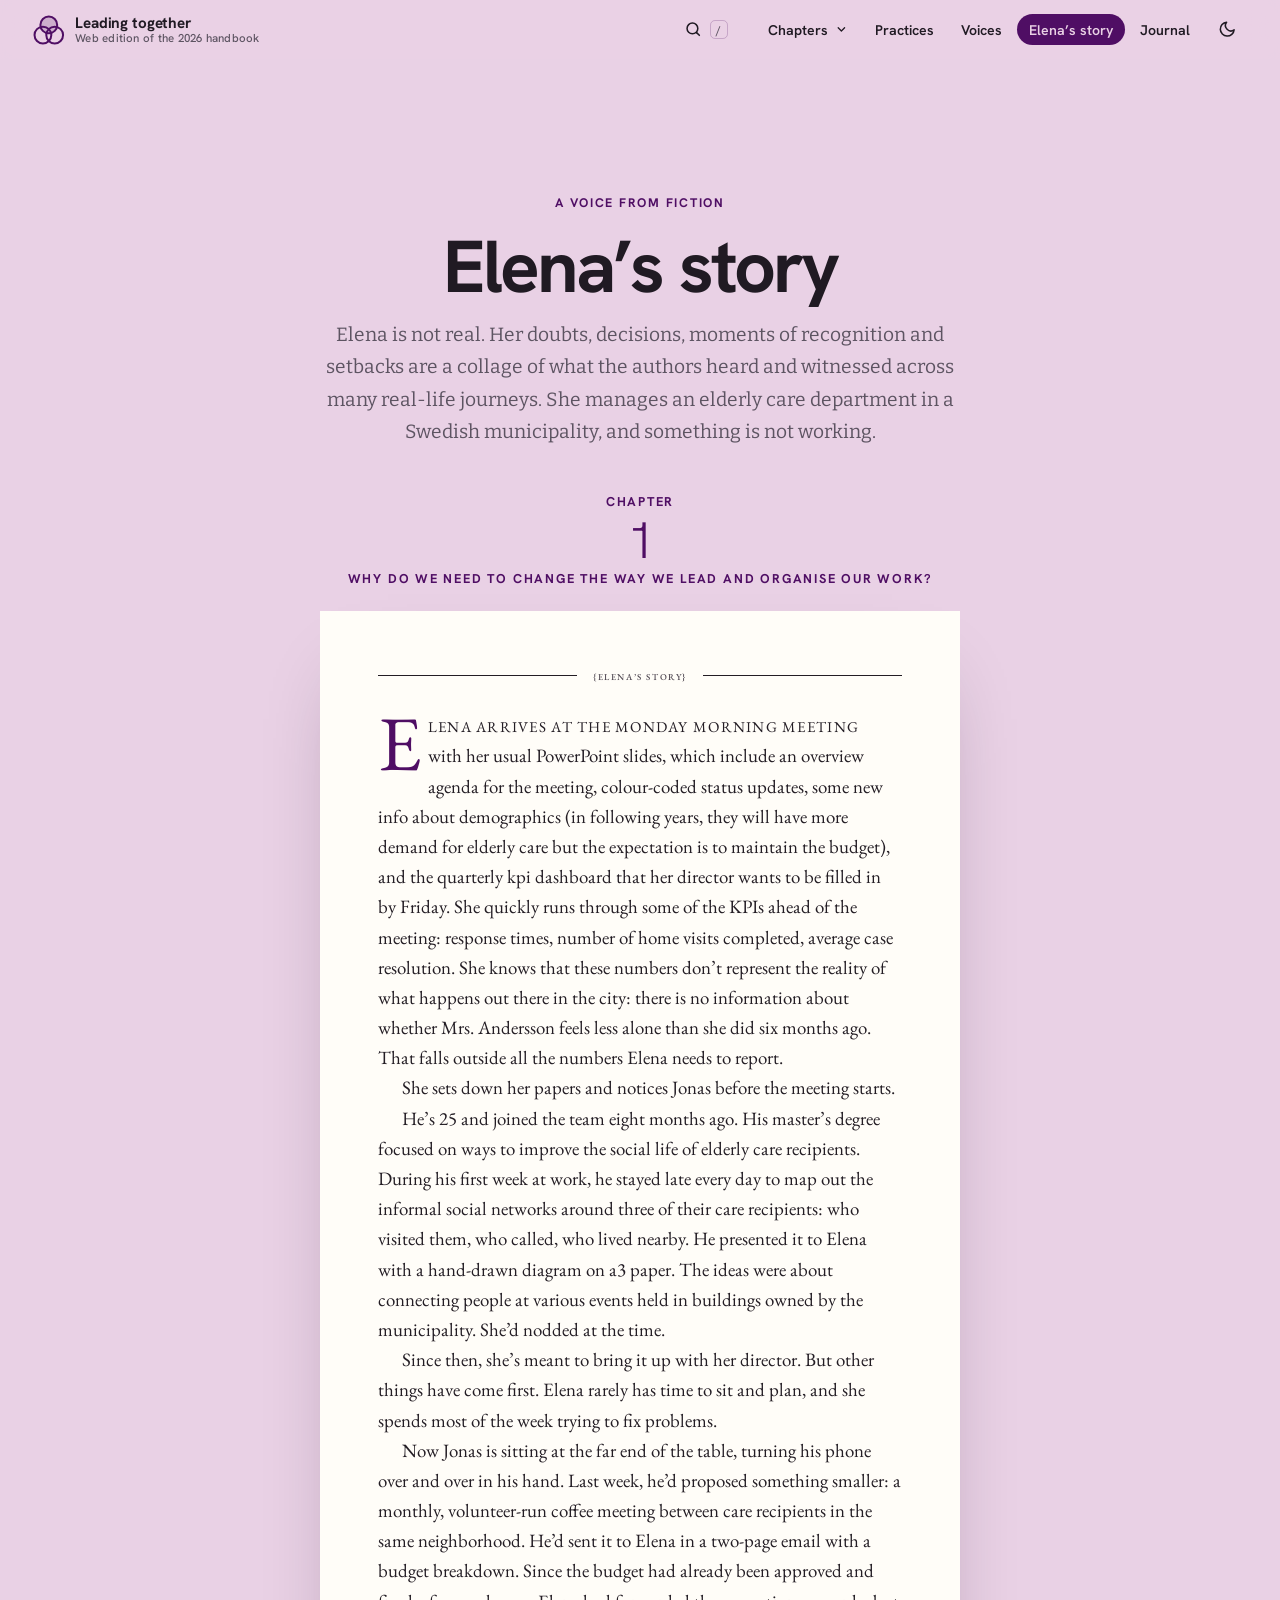
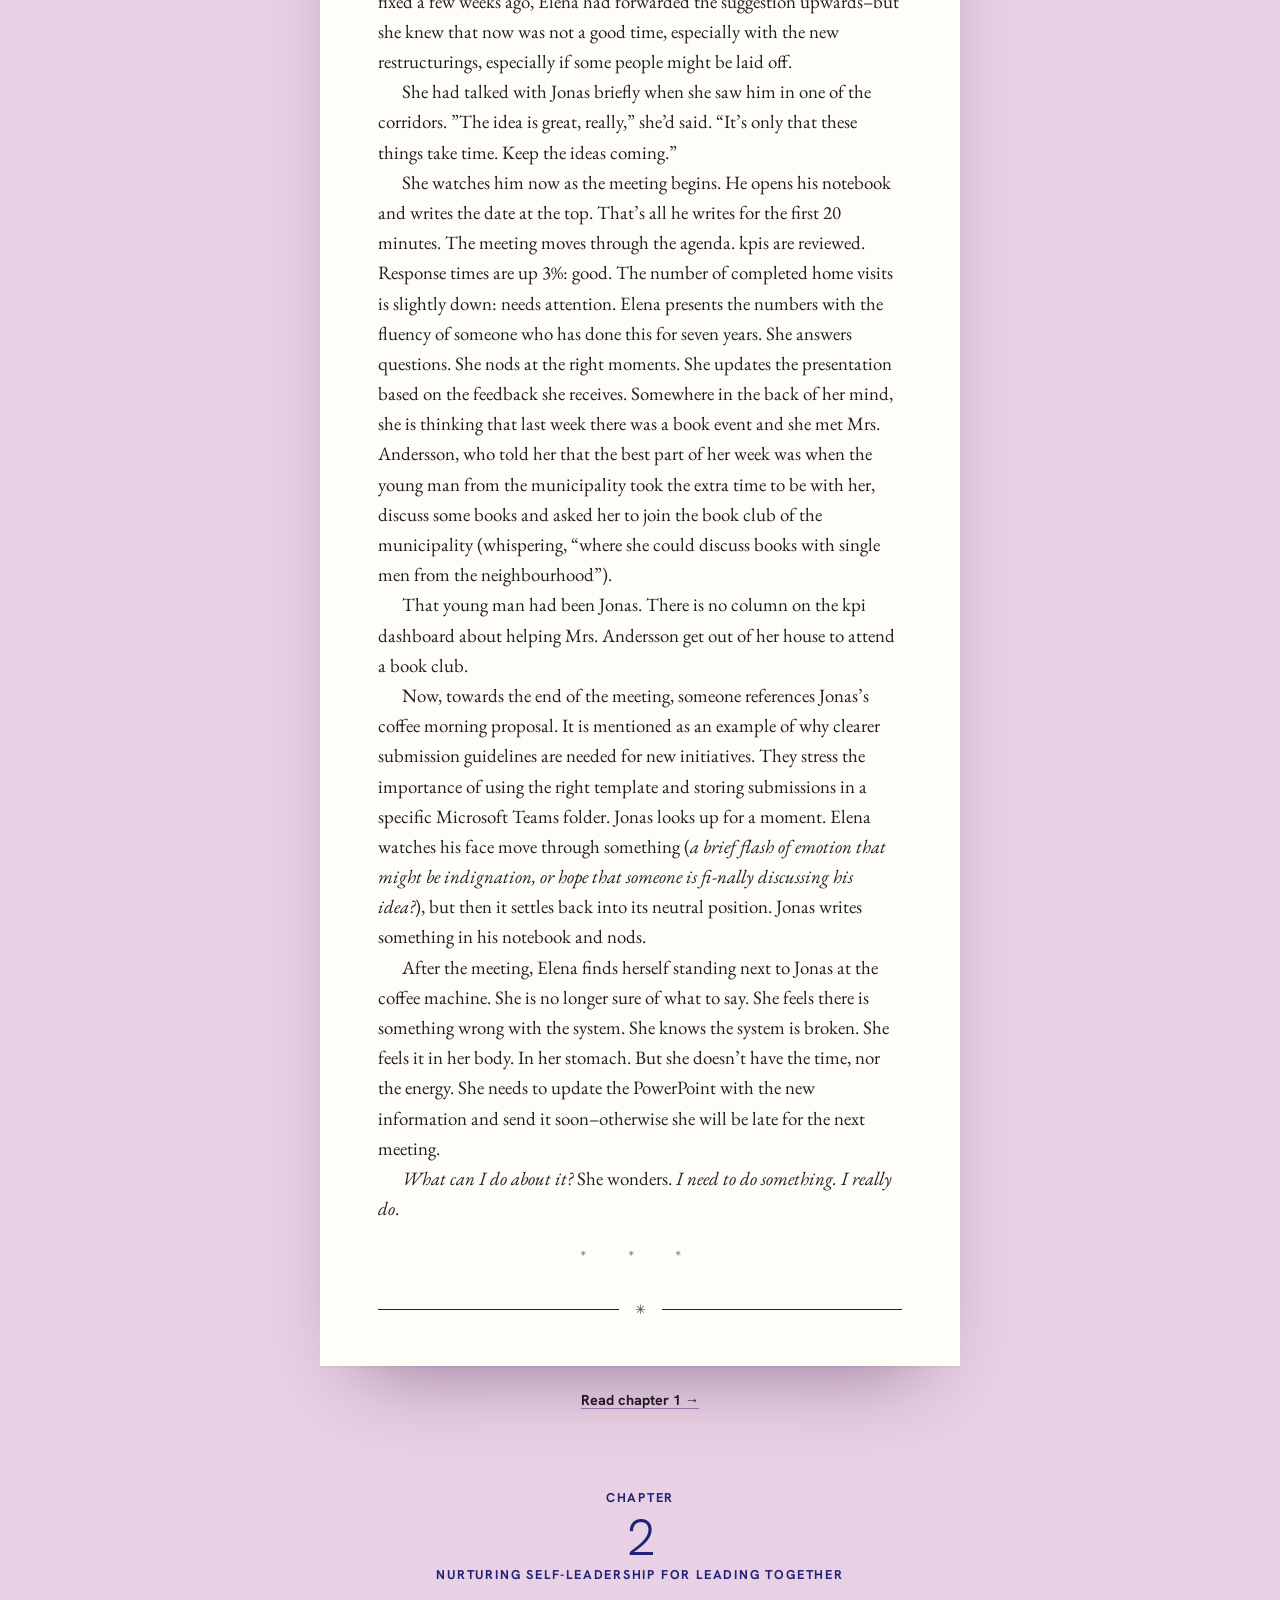
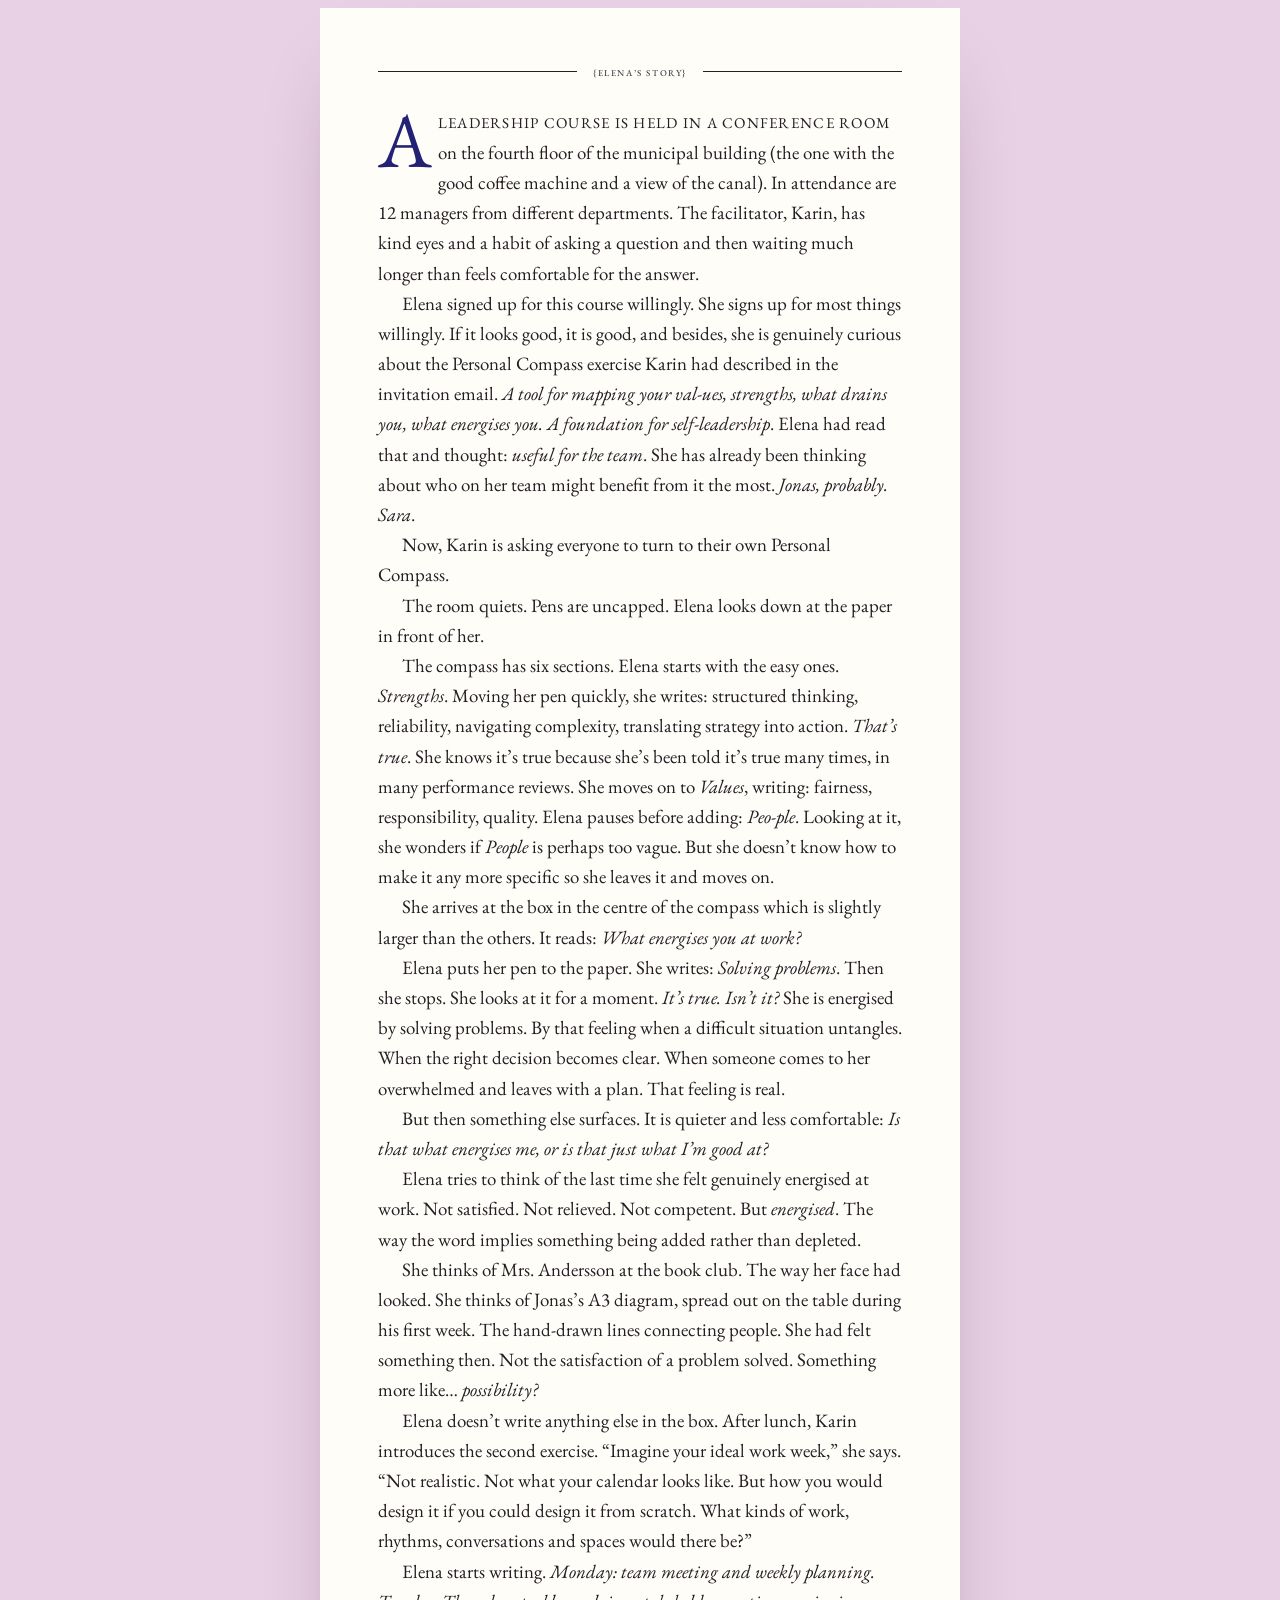
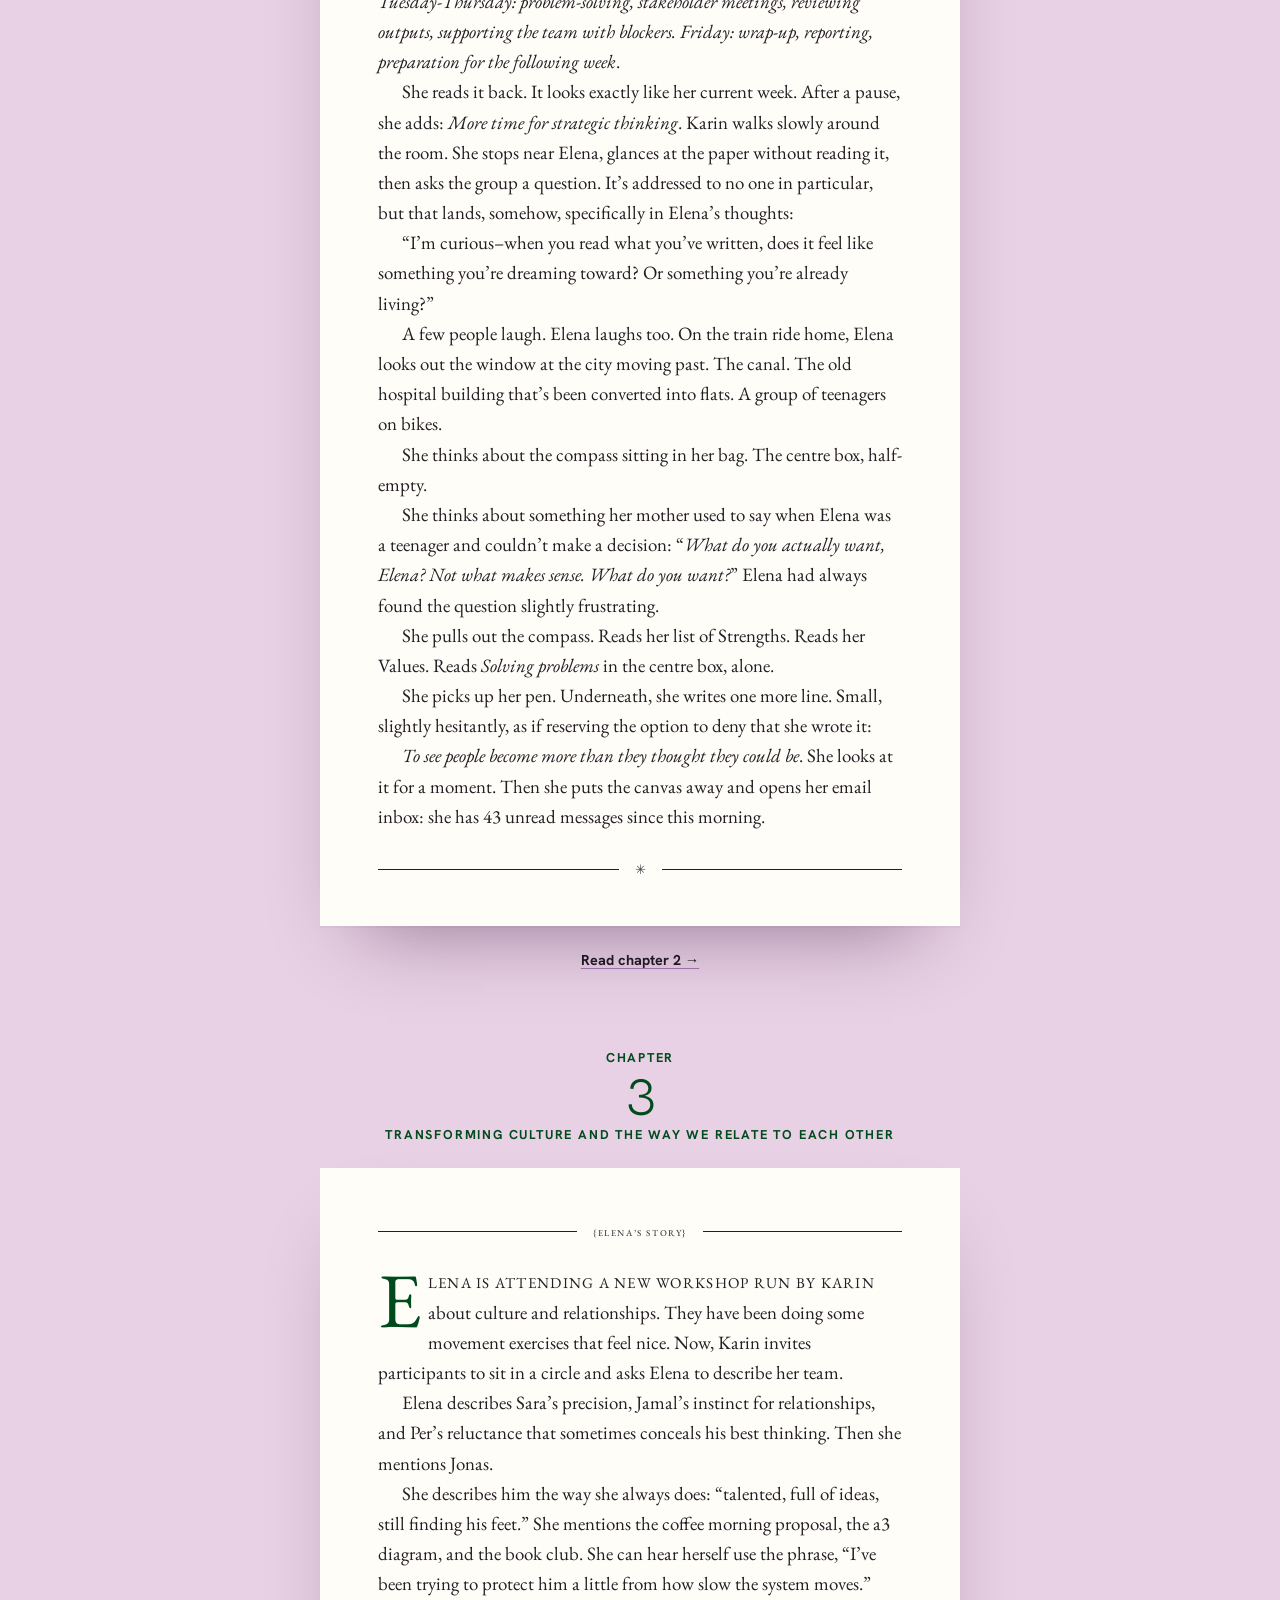
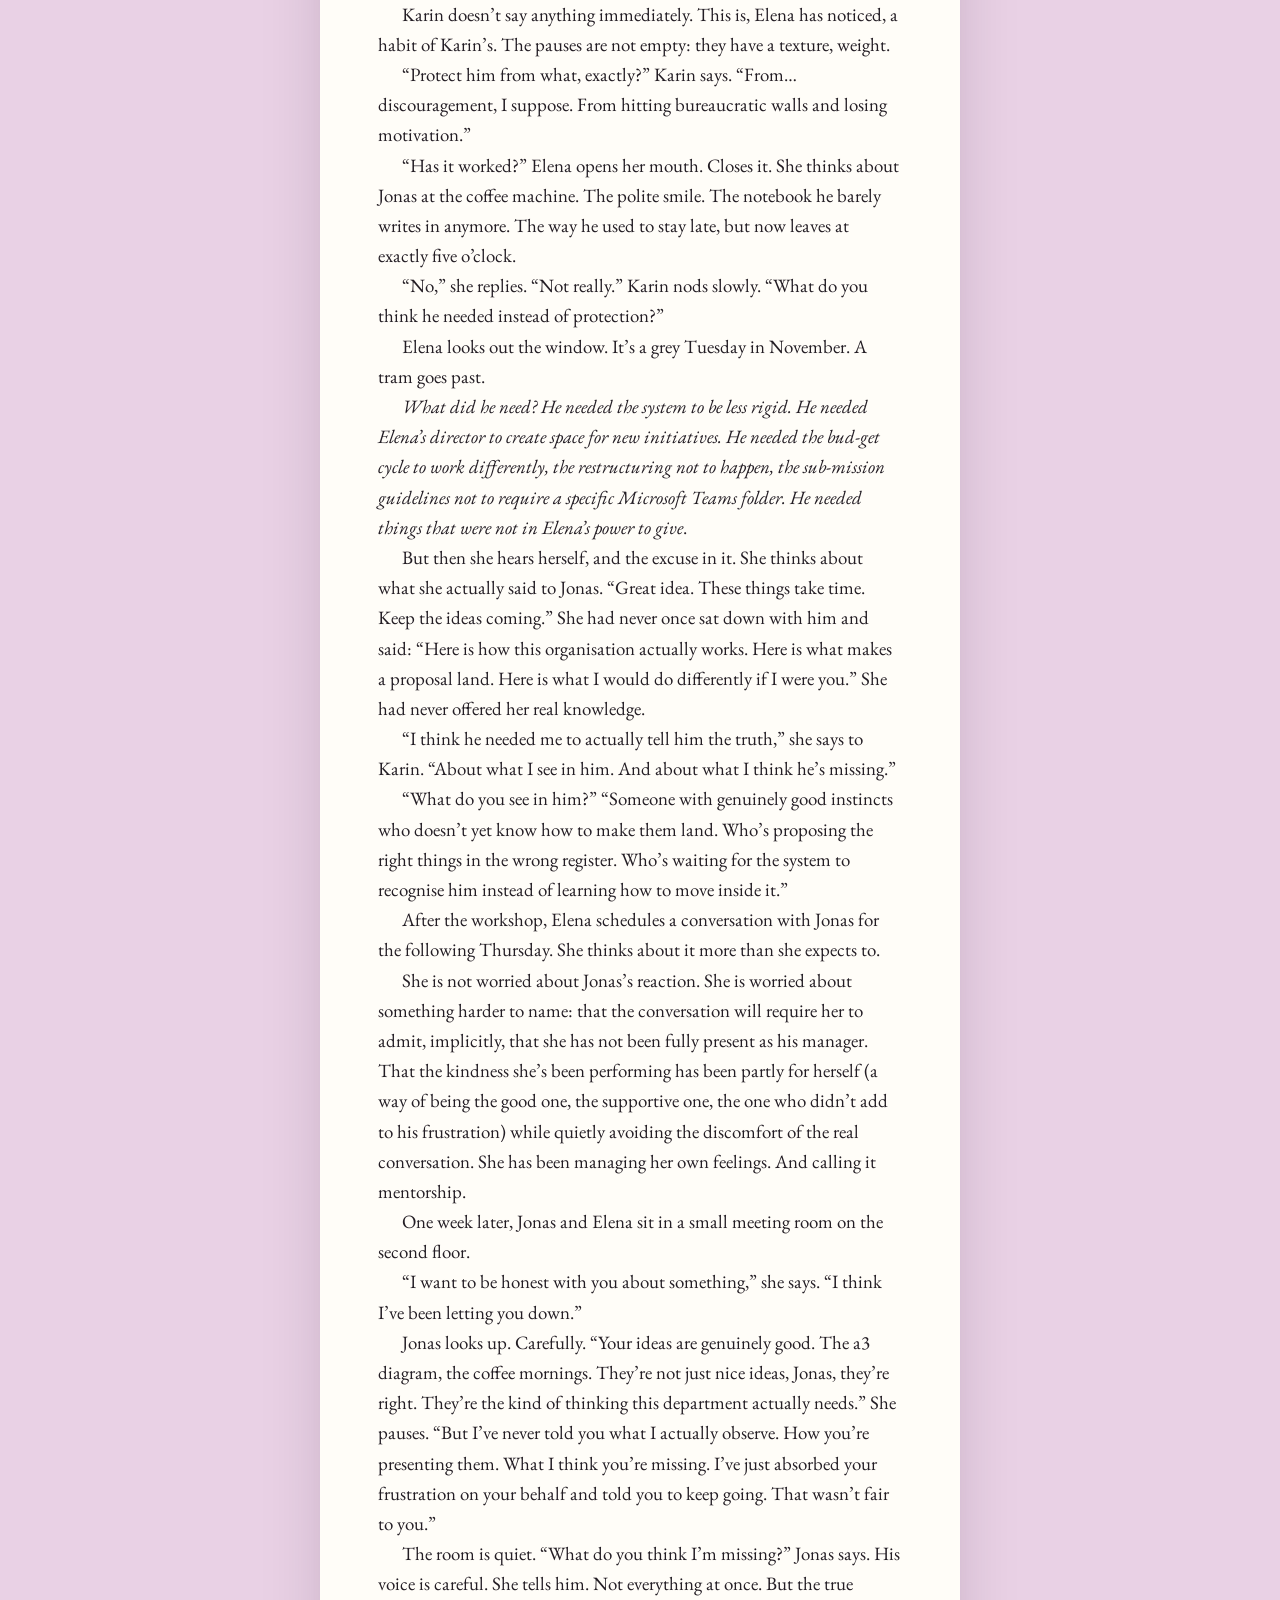
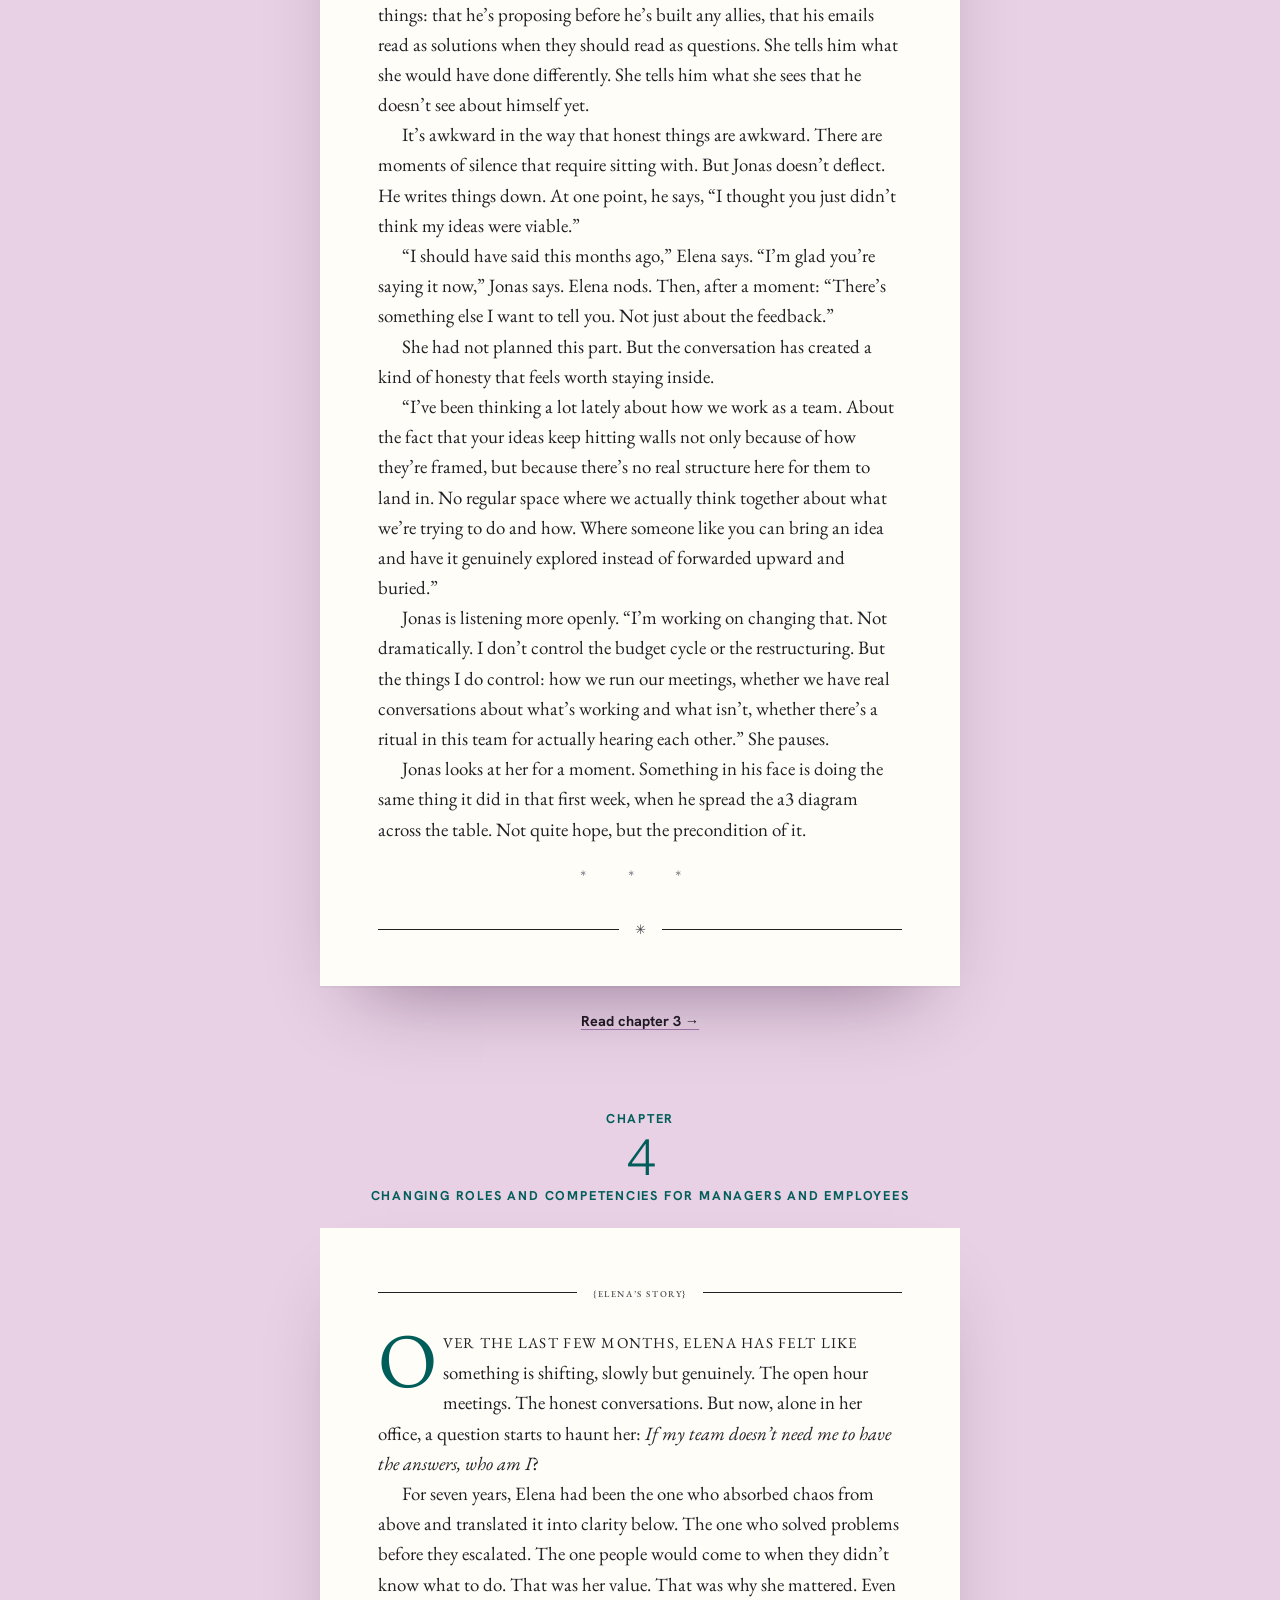
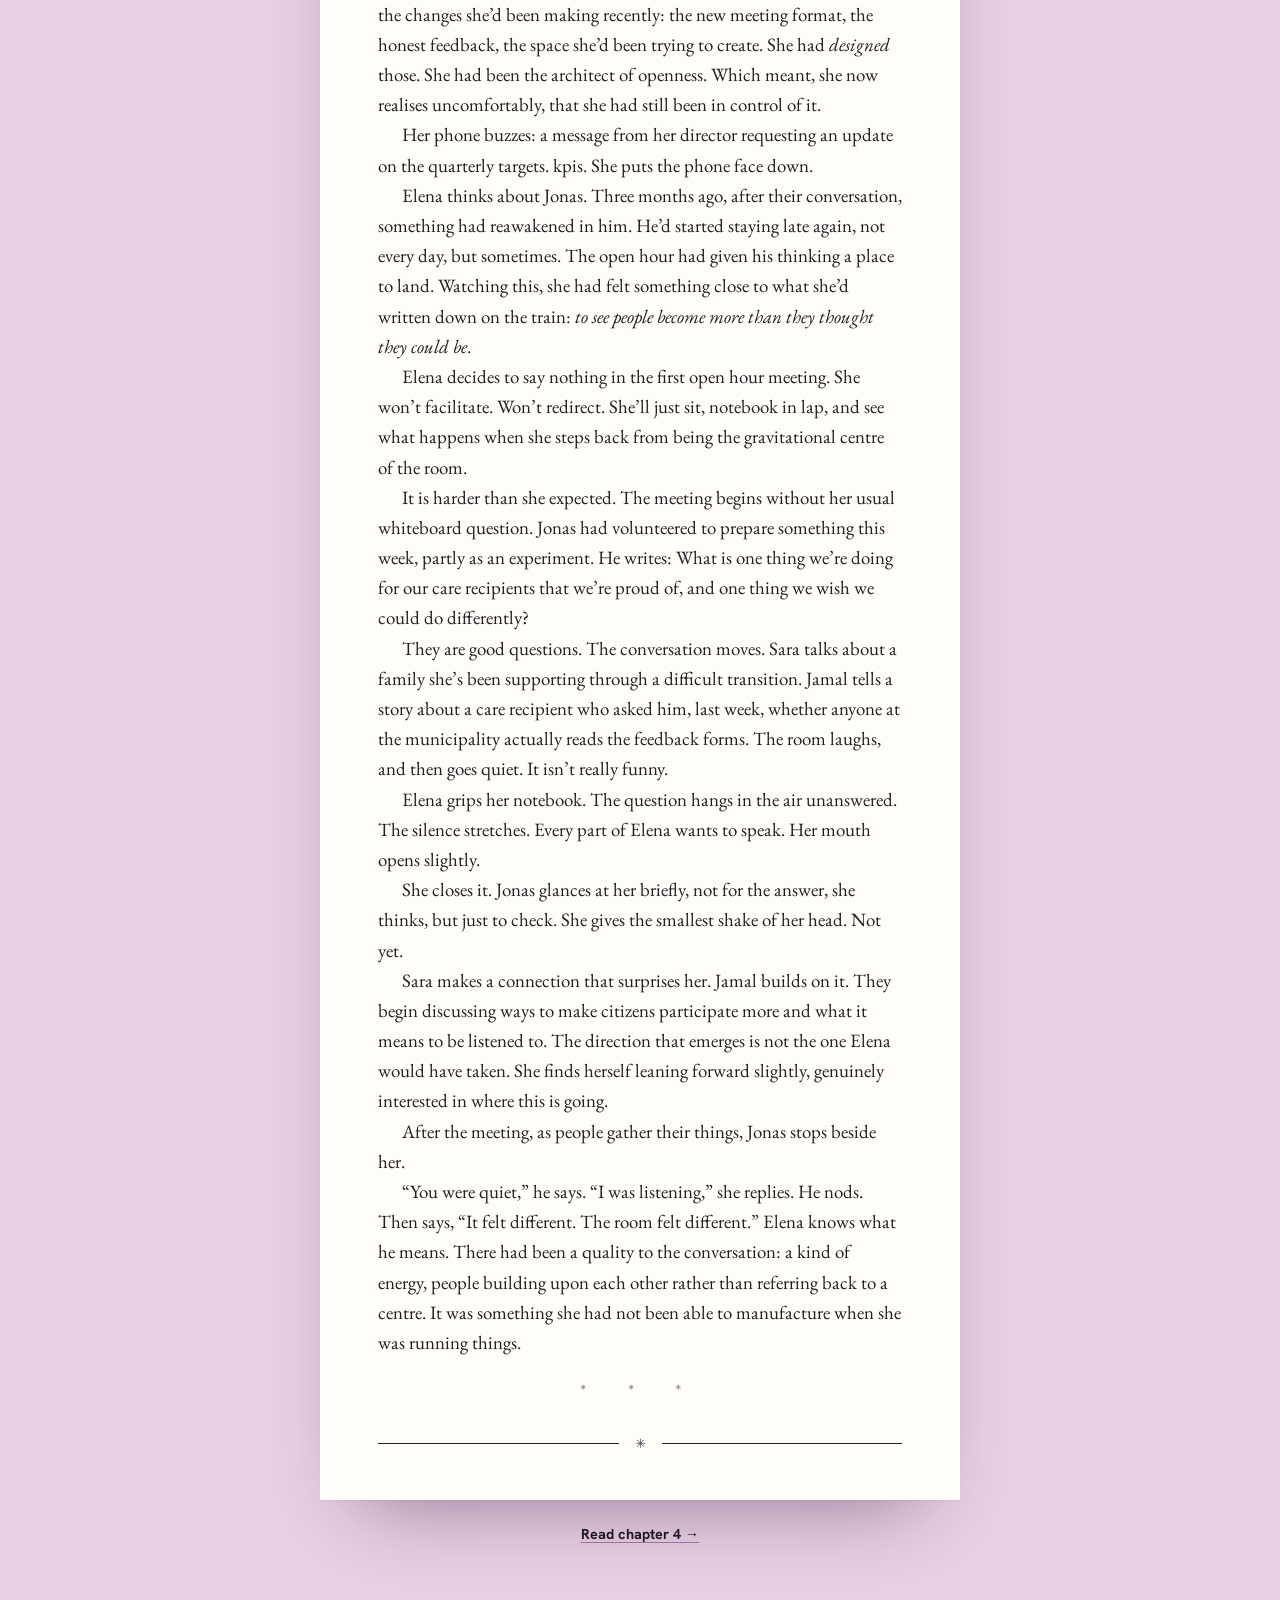
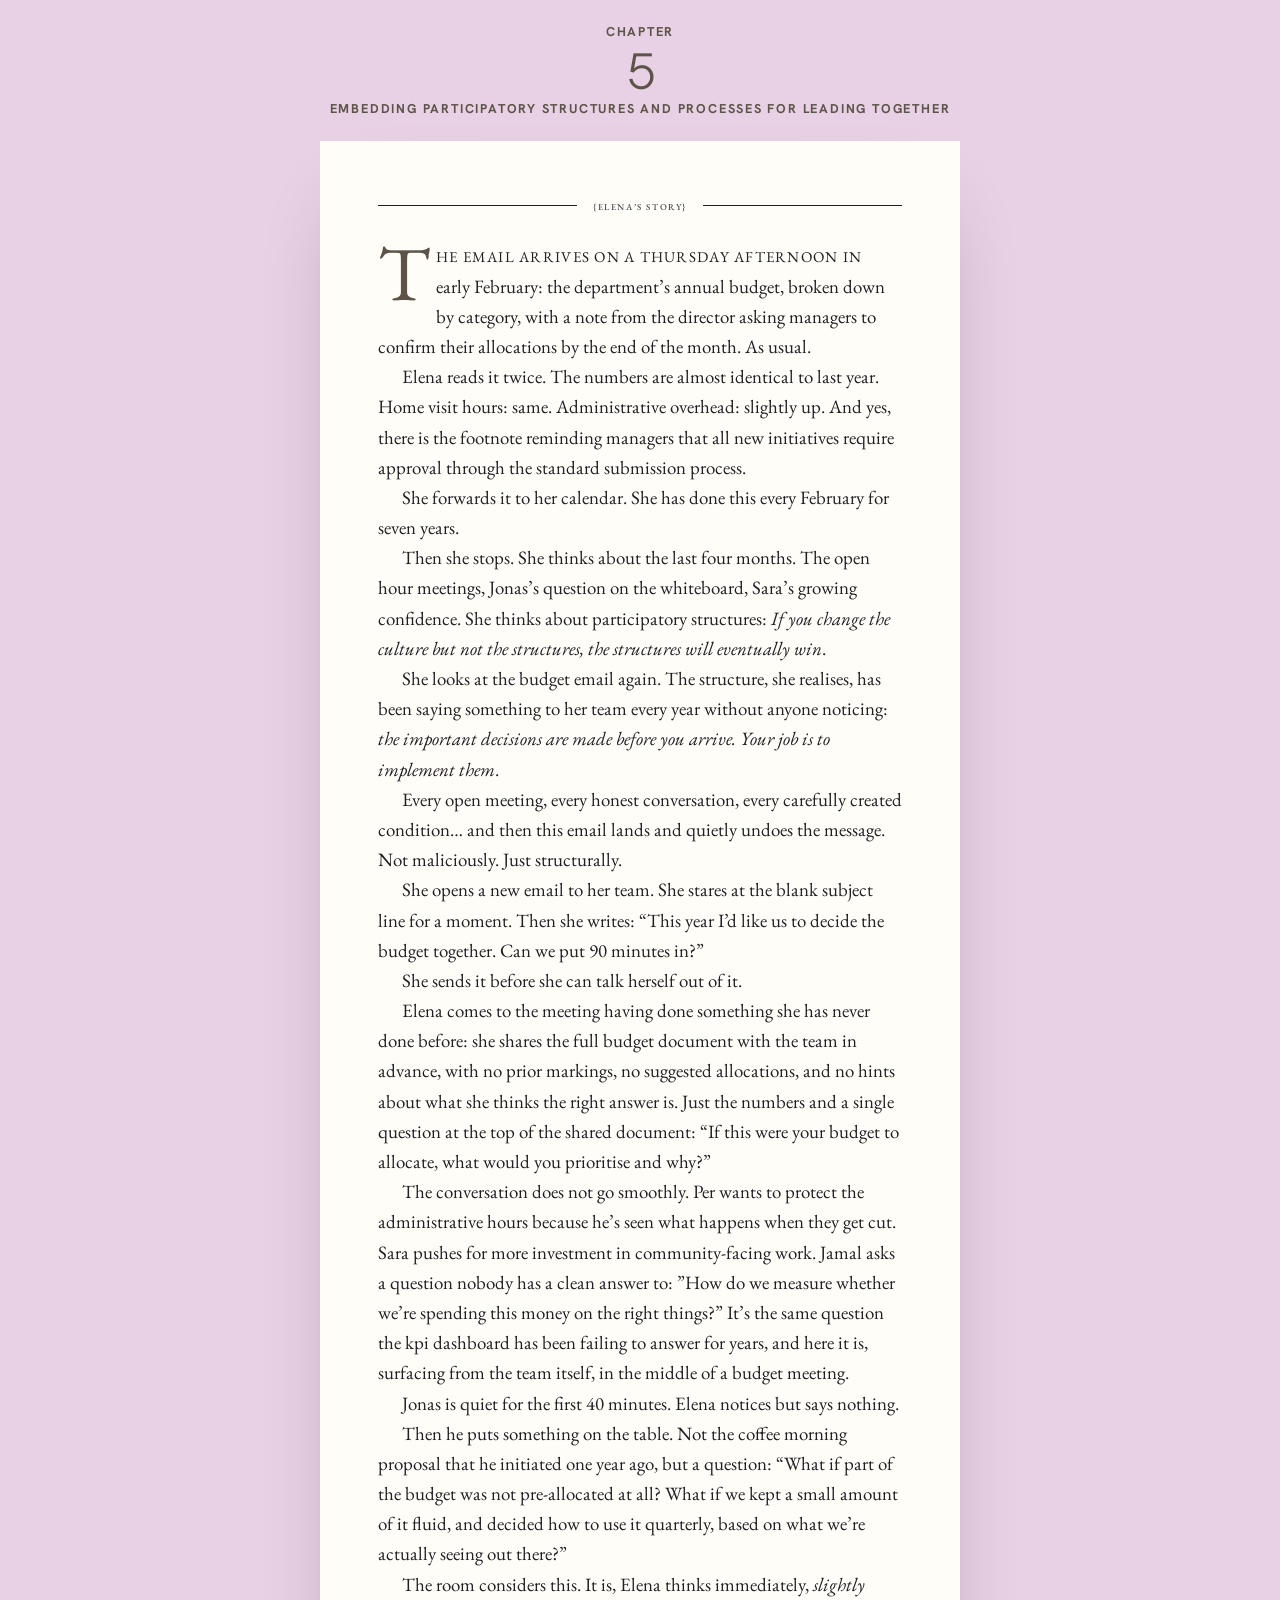
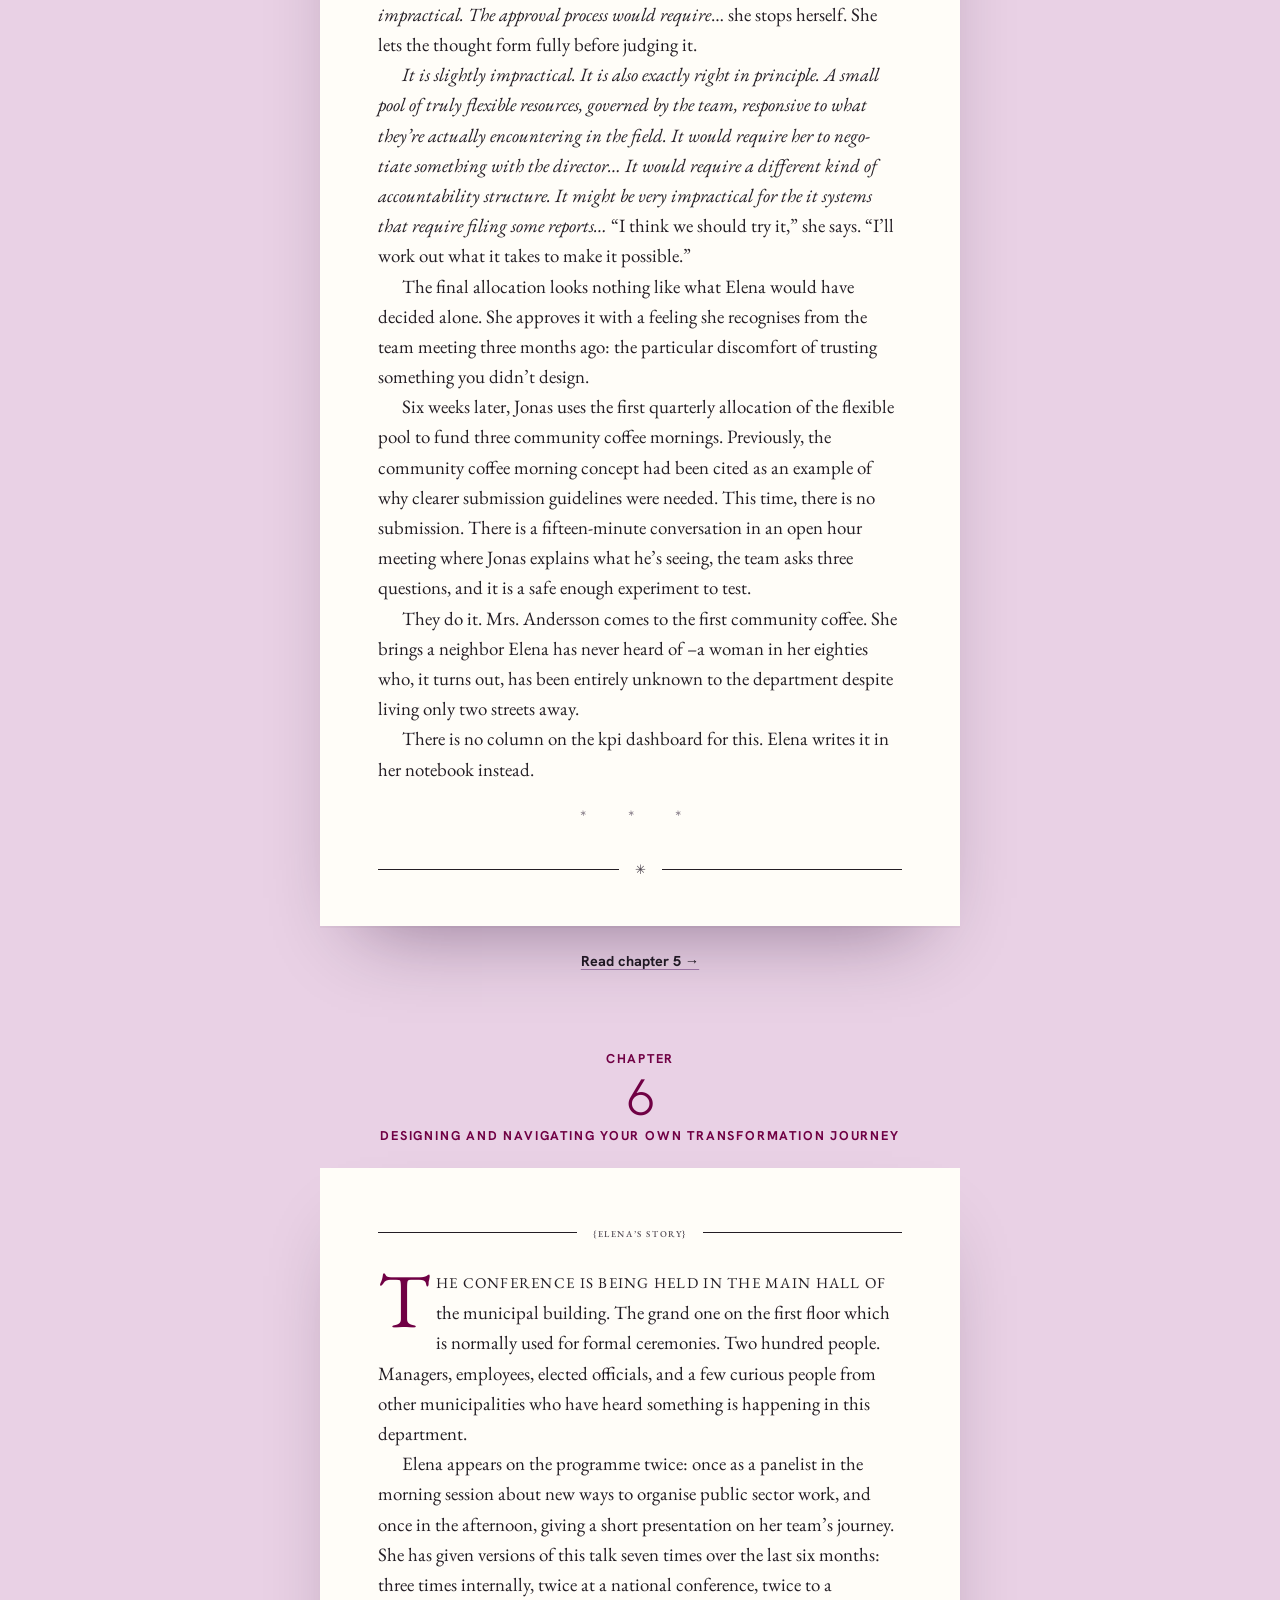
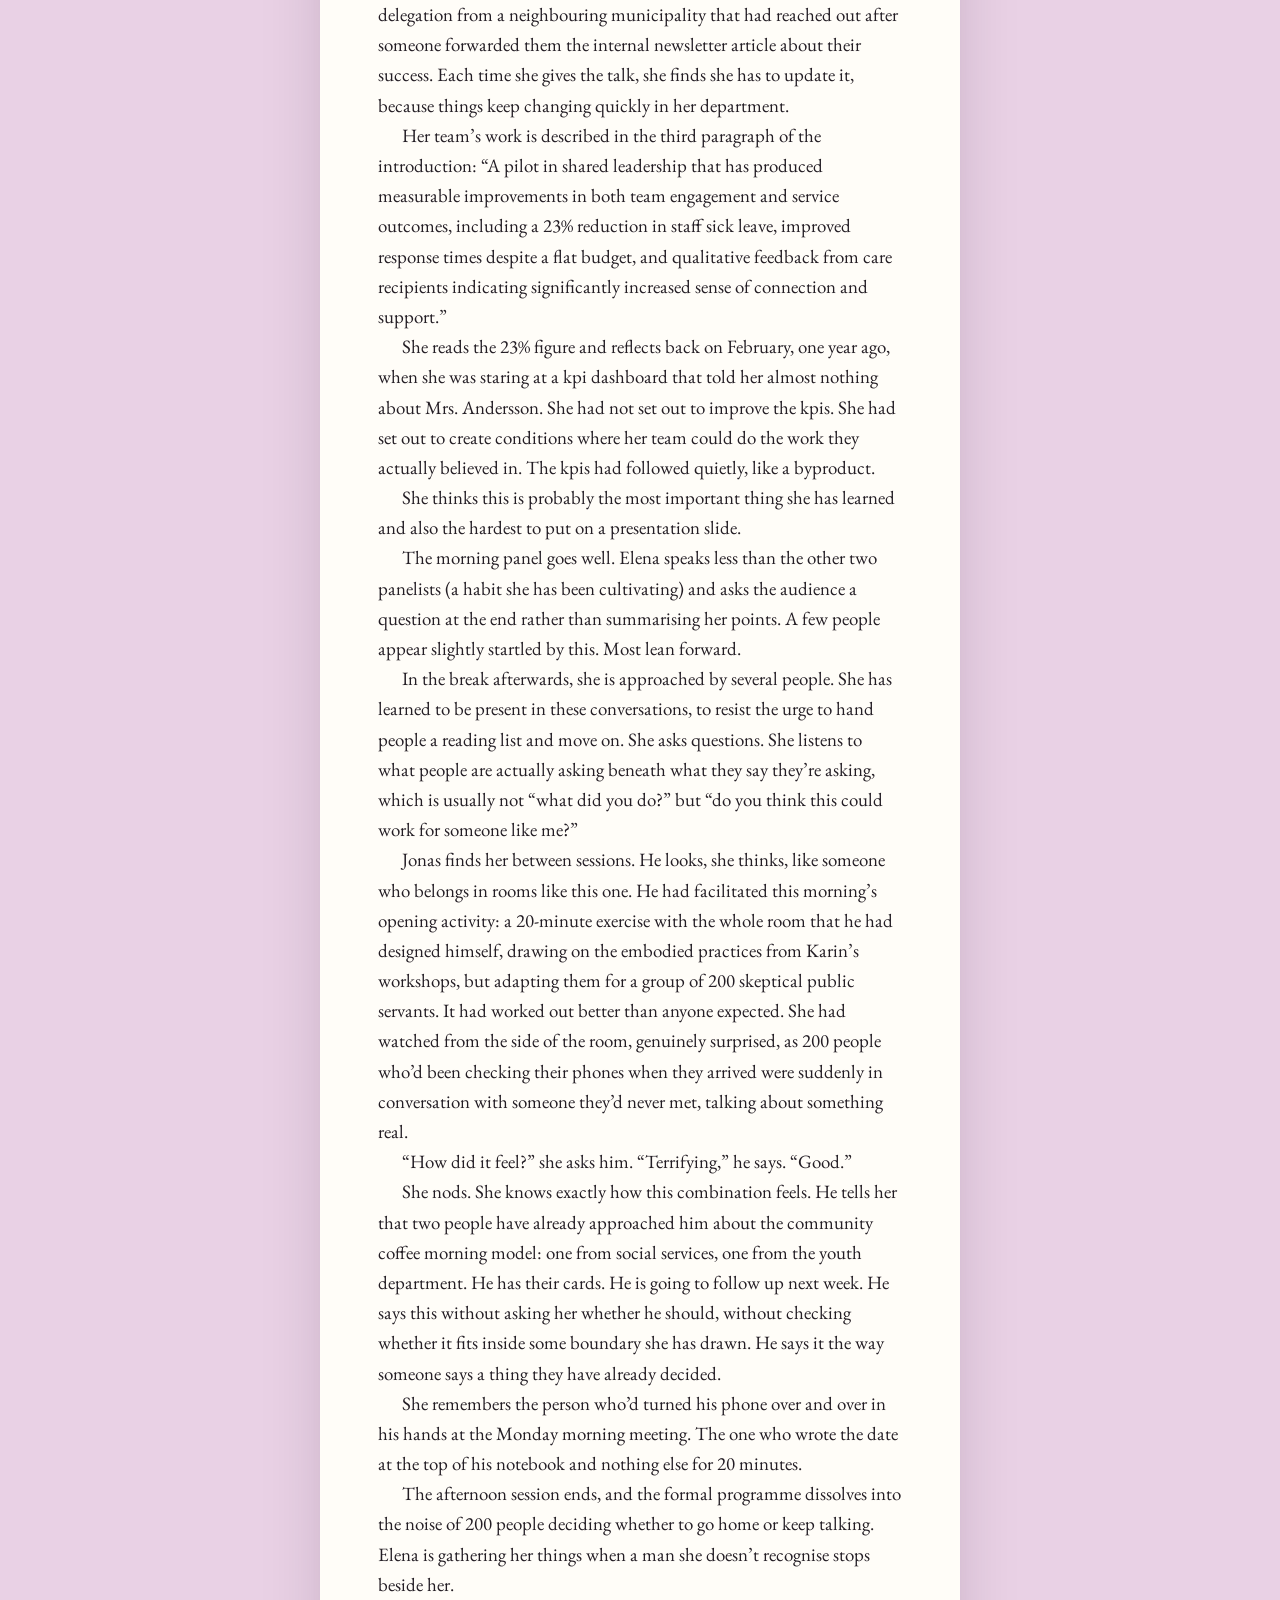
<file: elena.html>
<!doctype html>
<html lang="en">
<head>
<meta charset="utf-8">
<meta name="viewport" content="width=device-width, initial-scale=1">
<title>Elena’s story · Transforming how we lead together</title>
<meta name="description" content="A fictional story told across six chapters: Elena, a manager in elderly care, tries to lead differently.">
<meta property="og:title" content="Elena’s story · Transforming how we lead together">
<meta property="og:description" content="A fictional story told across six chapters: Elena, a manager in elderly care, tries to lead differently.">
<meta property="og:type" content="book">
<meta property="og:image" content="assets/og.jpg">
<meta name="twitter:card" content="summary_large_image">
<meta name="theme-color" content="#e9d1e5">
<link rel="icon" href="assets/favicon.svg" type="image/svg+xml">
<link rel="preload" href="assets/fonts/bitter-normal-latin.woff2" as="font" type="font/woff2" crossorigin>
<link rel="preload" href="assets/fonts/hanken-grotesk-normal-latin.woff2" as="font" type="font/woff2" crossorigin>
<link rel="stylesheet" href="assets/fonts.css?v=8febec372d">
<link rel="stylesheet" href="assets/style.css?v=8febec372d">
<style>:root{--ink:#4f0e64;--paper:#e9d1e5;--ink-d:#ecd8e9;--paper-d:#1b0c21;--ink-l:#4f0e64;--paper-l:#e9d1e5}</style>
<script>try{var t=JSON.parse(localStorage.getItem("theme"));if(t)document.documentElement.dataset.theme=t}catch(e){}</script>

</head>
<body data-chapter="">
<a class="skip" href="#main">Skip to content</a>

<header class="topbar">
  <a class="brand" href="index.html" aria-label="Home: Transforming how we lead together"><svg class="brand-mark" viewBox="0 0 40 38" aria-hidden="true"><circle class="c1" cx="20" cy="13" r="10"/><circle class="c2" cx="13" cy="25" r="10"/><circle class="c3" cx="27" cy="25" r="10"/></svg><span>Leading together<small>Web edition of the 2026 handbook</small></span></a>
  <button class="icon-btn search-btn" aria-label="Search the handbook"><svg viewBox="0 0 24 24" fill="none" stroke="currentColor" stroke-width="2" stroke-linecap="round"><circle cx="11" cy="11" r="7"/><path d="m20 20-3.5-3.5"/></svg><kbd>/</kbd></button>
  <nav class="nav" aria-label="Main">
    <div class="chapters-menu">
      <button aria-expanded="false" aria-haspopup="true">Chapters <svg viewBox="0 0 24 24" fill="none" stroke="currentColor" stroke-width="2.4" stroke-linecap="round" stroke-linejoin="round"><path d="m6 9 6 6 6-6"/></svg></button>
      <div class="chapters-pop"><a class="intro" href="introduction.html" style="--c-ink:#4f0e64;--c-paper:#e9d1e5;--c-ink-d:#ecd8e9;--c-paper-d:#1b0c21"><span class="n">i</span><span>Introduction</span></a><a href="chapter-1.html" style="--c-ink:#4f0e64;--c-paper:#e9d1e5;--c-ink-d:#ecd8e9;--c-paper-d:#1b0c21"><span class="n">1</span><span>Why do we need to change the way we lead and organise our work?</span></a><a href="chapter-2.html" style="--c-ink:#232176;--c-paper:#e2d9ed;--c-ink-d:#e6dff0;--c-paper-d:#120f24"><span class="n">2</span><span>Nurturing self-leadership for leading together</span></a><a href="chapter-3.html" style="--c-ink:#004b1c;--c-paper:#d3eadf;--c-ink-d:#daede4;--c-paper-d:#0b1812"><span class="n">3</span><span>Transforming culture and the way we relate to each other</span></a><a href="chapter-4.html" style="--c-ink:#005e5a;--c-paper:#dfeac6;--c-ink-d:#e4edcf;--c-paper-d:#0b1c1f"><span class="n">4</span><span>Changing roles and competencies for managers and employees</span></a><a href="chapter-5.html" style="--c-ink:#5c5349;--c-paper:#f1f3c2;--c-ink-d:#f2f4c5;--c-paper-d:#1e191b"><span class="n">5</span><span>Embedding participatory structures and processes for leading together</span></a><a href="chapter-6.html" style="--c-ink:#700044;--c-paper:#d8cdd6;--c-ink-d:#ded4dc;--c-paper-d:#22091a"><span class="n">6</span><span>Designing and navigating your own transformation journey</span></a></div>
    </div>
    <a href="practices.html">Practices</a>
    <a href="voices.html">Voices</a>
    <a href="elena.html" aria-current="page">Elena’s story</a>
    <a href="journal.html">Journal</a>
    <button class="icon-btn" id="theme-btn" aria-label="Toggle dark mode"><svg viewBox="0 0 24 24" fill="none" stroke="currentColor" stroke-width="2" stroke-linecap="round" stroke-linejoin="round"><path d="M21 12.8A9 9 0 1 1 11.2 3a7 7 0 0 0 9.8 9.8z"/></svg><span class="mobile-only">Dark mode</span></button>
  </nav>
  <button class="icon-btn menu-btn" aria-label="Menu" aria-expanded="false"><svg viewBox="0 0 24 24" fill="none" stroke="currentColor" stroke-width="2" stroke-linecap="round"><path d="M4 7h16M4 12h16M4 17h10"/></svg></button>
</header>
<div class="scrim"></div>
<main id="main">
<header class="page-hero wrap" style="text-align:center"><span class="kicker">A voice from fiction</span><h1>Elena’s story</h1>
<p style="margin-inline:auto">Elena is not real. Her doubts, decisions, moments of recognition and setbacks are a collage of what the authors heard and witnessed across many real-life journeys. She manages an elderly care department in a Swedish municipality, and something is not working.</p></header>
<section class="elena-chapter" id="chapter-1">
  <div class="elena-marker" style="--c-ink:#4f0e64;--c-paper:#e9d1e5;--c-ink-d:#ecd8e9;--c-paper-d:#1b0c21">Chapter<b>1</b>Why do we need to change the way we lead and organise our work?</div>
  <article class="elena" style="--c-ink:#4f0e64" aria-label="Elena’s story"><div class="elena-head">{elena’s story}</div><div class="elena-body"><p class="first"><span class="drop">E</span>lena arrives at the monday morning meeting with her usual PowerPoint slides, which include an overview agenda for the meeting, colour-coded status updates, some new info about demographics (in following years, they will have more demand for elderly care but the expectation is to maintain the budget), and the quarterly kpi dashboard that her director wants to be filled in by Friday. She quickly runs through some of the KPIs ahead of the meeting: response times, number of home visits completed, average case resolution. She knows that these numbers don’t represent the reality of what happens out there in the city: there is no information about whether Mrs. Andersson feels less alone than she did six months ago. That falls outside all the numbers Elena needs to report.</p><p>She sets down her papers and notices Jonas before the meeting starts.</p><p>He’s 25 and joined the team eight months ago. His master’s degree focused on ways to improve the social life of elderly care recipients. During his first week at work, he stayed late every day to map out the informal social networks around three of their care recipients: who visited them, who called, who lived nearby. He presented it to Elena with a hand-drawn diagram on a3 paper. The ideas were about connecting people at various events held in buildings owned by the municipality. She’d nodded at the time.</p><p>Since then, she’s meant to bring it up with her director. But other things have come first. Elena rarely has time to sit and plan, and she spends most of the week trying to fix problems.</p><p>Now Jonas is sitting at the far end of the table, turning his phone over and over in his hand. Last week, he’d proposed something smaller: a monthly, volunteer-run coffee meeting between care recipients in the same neighborhood. He’d sent it to Elena in a two-page email with a budget breakdown. Since the budget had already been approved and fixed a few weeks ago, Elena had forwarded the suggestion upwards–but she knew that now was not a good time, especially with the new restructurings, especially if some people might be laid off.</p><p>She had talked with Jonas briefly when she saw him in one of the corridors. ”The idea is great, really,” she’d said. “It’s only that these things take time. Keep the ideas coming.”</p><p>She watches him now as the meeting begins. He opens his notebook and writes the date at the top. That’s all he writes for the first 20 minutes. The meeting moves through the agenda. kpis are reviewed. Response times are up 3%: good. The number of completed home visits is slightly down: needs attention. Elena presents the numbers with the fluency of someone who has done this for seven years. She answers questions. She nods at the right moments. She updates the presentation based on the feedback she receives. Somewhere in the back of her mind, she is thinking that last week there was a book event and she met Mrs. Andersson, who told her that the best part of her week was when the young man from the municipality took the extra time to be with her, discuss some books and asked her to join the book club of the municipality (whispering, “where she could discuss books with single men from the neighbourhood”).</p><p>That young man had been Jonas. There is no column on the kpi dashboard about helping Mrs. Andersson get out of her house to attend a book club.</p><p>Now, towards the end of the meeting, someone references Jonas’s coffee morning proposal. It is mentioned as an example of why clearer submission guidelines are needed for new initiatives. They stress the importance of using the right template and storing submissions in a specific Microsoft Teams folder. Jonas looks up for a moment. Elena watches his face move through something (<em>a brief flash of emotion that might be indignation, or hope that someone is fi-nally discussing his idea?</em>), but then it settles back into its neutral position. Jonas writes something in his notebook and nods.</p><p>After the meeting, Elena finds herself standing next to Jonas at the coffee machine. She is no longer sure of what to say. She feels there is something wrong with the system. She knows the system is broken. She feels it in her body. In her stomach. But she doesn’t have the time, nor the energy. She needs to update the PowerPoint with the new information and send it soon–otherwise she will be late for the next meeting.</p><p><em>What can I do about it?</em> She wonders. <em>I need to do something. I really do</em>.</p><p class="brk" aria-hidden="true">* * *</p></div><div class="elena-foot"><span>✳</span></div></article>
  <p style="text-align:center;margin-top:1.4rem;font-family:var(--sans);font-weight:700;font-size:.9rem"><a href="chapter-1.html">Read chapter 1 →</a></p>
</section><section class="elena-chapter" id="chapter-2">
  <div class="elena-marker" style="--c-ink:#232176;--c-paper:#e2d9ed;--c-ink-d:#e6dff0;--c-paper-d:#120f24">Chapter<b>2</b>Nurturing self-leadership for leading together</div>
  <article class="elena" style="--c-ink:#232176" aria-label="Elena’s story"><div class="elena-head">{elena’s story}</div><div class="elena-body"><p class="first"><span class="drop">A</span> leadership course is held in a conference room on the fourth floor of the municipal building (the one with the good coffee machine and a view of the canal). In attendance are 12 managers from different departments. The facilitator, Karin, has kind eyes and a habit of asking a question and then waiting much longer than feels comfortable for the answer.</p><p>Elena signed up for this course willingly. She signs up for most things willingly. If it looks good, it is good, and besides, she is genuinely curious about the Personal Compass exercise Karin had described in the invitation email. <em>A tool for mapping your val-ues, strengths, what drains you, what energises you. A foundation for self-leadership</em>. Elena had read that and thought: <em>useful for the team</em>. She has already been thinking about who on her team might benefit from it the most. <em>Jonas, probably. Sara</em>.</p><p>Now, Karin is asking everyone to turn to their own Personal Compass.</p><p>The room quiets. Pens are uncapped. Elena looks down at the paper in front of her.</p><p>The compass has six sections. Elena starts with the easy ones. <em>Strengths</em>. Moving her pen quickly, she writes: structured thinking, reliability, navigating complexity, translating strategy into action. <em>That’s true</em>. She knows it’s true because she’s been told it’s true many times, in many performance reviews. She moves on to <em>Values</em>, writing: fairness, responsibility, quality. Elena pauses before adding: <em>Peo-ple</em>. Looking at it, she wonders if <em>People</em> is perhaps too vague. But she doesn’t know how to make it any more specific so she leaves it and moves on.</p><p>She arrives at the box in the centre of the compass which is slightly larger than the others. It reads: <em>What energises you at work?</em></p><p>Elena puts her pen to the paper. She writes: <em>Solving problems</em>. Then she stops. She looks at it for a moment. <em>It’s true. Isn’t it?</em> She is energised by solving problems. By that feeling when a difficult situation untangles. When the right decision becomes clear. When someone comes to her overwhelmed and leaves with a plan. That feeling is real.</p><p>But then something else surfaces. It is quieter and less comfortable: <em>Is that what energises me, or is that just what I’m good at?</em></p><p>Elena tries to think of the last time she felt genuinely energised at work. Not satisfied. Not relieved. Not competent. But <em>energised</em>. The way the word implies something being added rather than depleted.</p><p>She thinks of Mrs. Andersson at the book club. The way her face had looked. She thinks of Jonas’s A3 diagram, spread out on the table during his first week. The hand-drawn lines connecting people. She had felt something then. Not the satisfaction of a problem solved. Something more like… <em>possibility?</em></p><p>Elena doesn’t write anything else in the box. After lunch, Karin introduces the second exercise. “Imagine your ideal work week,” she says. “Not realistic. Not what your calendar looks like. But how you would design it if you could design it from scratch. What kinds of work, rhythms, conversations and spaces would there be?”</p><p>Elena starts writing. <em>Monday: team meeting and weekly planning. Tuesday-Thursday: problem-solving, stakeholder meetings, reviewing outputs, supporting the team with blockers. Friday: wrap-up, reporting, preparation for the following week</em>.</p><p>She reads it back. It looks exactly like her current week. After a pause, she adds: <em>More time for strategic thinking</em>. Karin walks slowly around the room. She stops near Elena, glances at the paper without reading it, then asks the group a question. It’s addressed to no one in particular, but that lands, somehow, specifically in Elena’s thoughts:</p><p>“I’m curious–when you read what you’ve written, does it feel like something you’re dreaming toward? Or something you’re already living?”</p><p>A few people laugh. Elena laughs too. On the train ride home, Elena looks out the window at the city moving past. The canal. The old hospital building that’s been converted into flats. A group of teenagers on bikes.</p><p>She thinks about the compass sitting in her bag. The centre box, half-empty.</p><p>She thinks about something her mother used to say when Elena was a teenager and couldn’t make a decision: “<em>What do you actually want, Elena? Not what makes sense. What do you want?</em>” Elena had always found the question slightly frustrating.</p><p>She pulls out the compass. Reads her list of Strengths. Reads her Values. Reads <em>Solving problems</em> in the centre box, alone.</p><p>She picks up her pen. Underneath, she writes one more line. Small, slightly hesitantly, as if reserving the option to deny that she wrote it:</p><p><em>To see people become more than they thought they could be</em>. She looks at it for a moment. Then she puts the canvas away and opens her email inbox: she has 43 unread messages since this morning.</p></div><div class="elena-foot"><span>✳</span></div></article>
  <p style="text-align:center;margin-top:1.4rem;font-family:var(--sans);font-weight:700;font-size:.9rem"><a href="chapter-2.html">Read chapter 2 →</a></p>
</section><section class="elena-chapter" id="chapter-3">
  <div class="elena-marker" style="--c-ink:#004b1c;--c-paper:#d3eadf;--c-ink-d:#daede4;--c-paper-d:#0b1812">Chapter<b>3</b>Transforming culture and the way we relate to each other</div>
  <article class="elena" style="--c-ink:#004b1c" aria-label="Elena’s story"><div class="elena-head">{elena’s story}</div><div class="elena-body"><p class="first"><span class="drop">E</span>lena is attending a new workshop run by karin about culture and relationships. They have been doing some movement exercises that feel nice. Now, Karin invites participants to sit in a circle and asks Elena to describe her team.</p><p>Elena describes Sara’s precision, Jamal’s instinct for relationships, and Per’s reluctance that sometimes conceals his best thinking. Then she mentions Jonas.</p><p>She describes him the way she always does: “talented, full of ideas, still finding his feet.” She mentions the coffee morning proposal, the a3 diagram, and the book club. She can hear herself use the phrase, “I’ve been trying to protect him a little from how slow the system moves.”</p><p>Karin doesn’t say anything immediately. This is, Elena has noticed, a habit of Karin’s. The pauses are not empty: they have a texture, weight.</p><p>“Protect him from what, exactly?” Karin says. “From…discouragement, I suppose. From hitting bureaucratic walls and losing motivation.”</p><p>“Has it worked?” Elena opens her mouth. Closes it. She thinks about Jonas at the coffee machine. The polite smile. The notebook he barely writes in anymore. The way he used to stay late, but now leaves at exactly five o’clock.</p><p>“No,” she replies. “Not really.” Karin nods slowly. “What do you think he needed instead of protection?”</p><p>Elena looks out the window. It’s a grey Tuesday in November. A tram goes past.</p><p><em>What did he need? He needed the system to be less rigid. He needed Elena’s director to create space for new initiatives. He needed the bud-get cycle to work differently, the restructuring not to happen, the sub-mission guidelines not to require a specific Microsoft Teams folder. He needed things that were not in Elena’s power to give</em>.</p><p>But then she hears herself, and the excuse in it. She thinks about what she actually said to Jonas. “Great idea. These things take time. Keep the ideas coming.” She had never once sat down with him and said: “Here is how this organisation actually works. Here is what makes a proposal land. Here is what I would do differently if I were you.” She had never offered her real knowledge.</p><p>“I think he needed me to actually tell him the truth,” she says to Karin. “About what I see in him. And about what I think he’s missing.”</p><p>“What do you see in him?” “Someone with genuinely good instincts who doesn’t yet know how to make them land. Who’s proposing the right things in the wrong register. Who’s waiting for the system to recognise him instead of learning how to move inside it.”</p><p>After the workshop, Elena schedules a conversation with Jonas for the following Thursday. She thinks about it more than she expects to.</p><p>She is not worried about Jonas’s reaction. She is worried about something harder to name: that the conversation will require her to admit, implicitly, that she has not been fully present as his manager. That the kindness she’s been performing has been partly for herself (a way of being the good one, the supportive one, the one who didn’t add to his frustration) while quietly avoiding the discomfort of the real conversation. She has been managing her own feelings. And calling it mentorship.</p><p>One week later, Jonas and Elena sit in a small meeting room on the second floor.</p><p>“I want to be honest with you about something,” she says. “I think I’ve been letting you down.”</p><p>Jonas looks up. Carefully. “Your ideas are genuinely good. The a3 diagram, the coffee mornings. They’re not just nice ideas, Jonas, they’re right. They’re the kind of thinking this department actually needs.” She pauses. “But I’ve never told you what I actually observe. How you’re presenting them. What I think you’re missing. I’ve just absorbed your frustration on your behalf and told you to keep going. That wasn’t fair to you.”</p><p>The room is quiet. “What do you think I’m missing?” Jonas says. His voice is careful. She tells him. Not everything at once. But the true things: that he’s proposing before he’s built any allies, that his emails read as solutions when they should read as questions. She tells him what she would have done differently. She tells him what she sees that he doesn’t see about himself yet.</p><p>It’s awkward in the way that honest things are awkward. There are moments of silence that require sitting with. But Jonas doesn’t deflect. He writes things down. At one point, he says, “I thought you just didn’t think my ideas were viable.”</p><p>“I should have said this months ago,” Elena says. “I’m glad you’re saying it now,” Jonas says. Elena nods. Then, after a moment: “There’s something else I want to tell you. Not just about the feedback.”</p><p>She had not planned this part. But the conversation has created a kind of honesty that feels worth staying inside.</p><p>“I’ve been thinking a lot lately about how we work as a team. About the fact that your ideas keep hitting walls not only because of how they’re framed, but because there’s no real structure here for them to land in. No regular space where we actually think together about what we’re trying to do and how. Where someone like you can bring an idea and have it genuinely explored instead of forwarded upward and buried.”</p><p>Jonas is listening more openly. “I’m working on changing that. Not dramatically. I don’t control the budget cycle or the restructuring. But the things I do control: how we run our meetings, whether we have real conversations about what’s working and what isn’t, whether there’s a ritual in this team for actually hearing each other.” She pauses.</p><p>Jonas looks at her for a moment. Something in his face is doing the same thing it did in that first week, when he spread the a3 diagram across the table. Not quite hope, but the precondition of it.</p><p class="brk" aria-hidden="true">* * *</p></div><div class="elena-foot"><span>✳</span></div></article>
  <p style="text-align:center;margin-top:1.4rem;font-family:var(--sans);font-weight:700;font-size:.9rem"><a href="chapter-3.html">Read chapter 3 →</a></p>
</section><section class="elena-chapter" id="chapter-4">
  <div class="elena-marker" style="--c-ink:#005e5a;--c-paper:#dfeac6;--c-ink-d:#e4edcf;--c-paper-d:#0b1c1f">Chapter<b>4</b>Changing roles and competencies for managers and employees</div>
  <article class="elena" style="--c-ink:#005e5a" aria-label="Elena’s story"><div class="elena-head">{elena’s story}</div><div class="elena-body"><p class="first"><span class="drop">O</span>ver the last few months, elena has felt like something is shifting, slowly but genuinely. The open hour meetings. The honest conversations. But now, alone in her office, a question starts to haunt her: <em>If my team doesn’t need me to have the answers, who am I</em>?</p><p>For seven years, Elena had been the one who absorbed chaos from above and translated it into clarity below. The one who solved problems before they escalated. The one people would come to when they didn’t know what to do. That was her value. That was why she mattered. Even the changes she’d been making recently: the new meeting format, the honest feedback, the space she’d been trying to create. She had <em>designed</em> those. She had been the architect of openness. Which meant, she now realises uncomfortably, that she had still been in control of it.</p><p>Her phone buzzes: a message from her director requesting an update on the quarterly targets. kpis. She puts the phone face down.</p><p>Elena thinks about Jonas. Three months ago, after their conversation, something had reawakened in him. He’d started staying late again, not every day, but sometimes. The open hour had given his thinking a place to land. Watching this, she had felt something close to what she’d written down on the train: <em>to see people become more than they thought they could be</em>.</p><p>Elena decides to say nothing in the first open hour meeting. She won’t facilitate. Won’t redirect. She’ll just sit, notebook in lap, and see what happens when she steps back from being the gravitational centre of the room.</p><p>It is harder than she expected. The meeting begins without her usual whiteboard question. Jonas had volunteered to prepare something this week, partly as an experiment. He writes: What is one thing we’re doing for our care recipients that we’re proud of, and one thing we wish we could do differently?</p><p>They are good questions. The conversation moves. Sara talks about a family she’s been supporting through a difficult transition. Jamal tells a story about a care recipient who asked him, last week, whether anyone at the municipality actually reads the feedback forms. The room laughs, and then goes quiet. It isn’t really funny.</p><p>Elena grips her notebook. The question hangs in the air unanswered. The silence stretches. Every part of Elena wants to speak. Her mouth opens slightly.</p><p>She closes it. Jonas glances at her briefly, not for the answer, she thinks, but just to check. She gives the smallest shake of her head. Not yet.</p><p>Sara makes a connection that surprises her. Jamal builds on it. They begin discussing ways to make citizens participate more and what it means to be listened to. The direction that emerges is not the one Elena would have taken. She finds herself leaning forward slightly, genuinely interested in where this is going.</p><p>After the meeting, as people gather their things, Jonas stops beside her.</p><p>“You were quiet,” he says. “I was listening,” she replies. He nods. Then says, “It felt different. The room felt different.” Elena knows what he means. There had been a quality to the conversation: a kind of energy, people building upon each other rather than referring back to a centre. It was something she had not been able to manufacture when she was running things.</p><p class="brk" aria-hidden="true">* * *</p></div><div class="elena-foot"><span>✳</span></div></article>
  <p style="text-align:center;margin-top:1.4rem;font-family:var(--sans);font-weight:700;font-size:.9rem"><a href="chapter-4.html">Read chapter 4 →</a></p>
</section><section class="elena-chapter" id="chapter-5">
  <div class="elena-marker" style="--c-ink:#5c5349;--c-paper:#f1f3c2;--c-ink-d:#f2f4c5;--c-paper-d:#1e191b">Chapter<b>5</b>Embedding participatory structures and processes for leading together</div>
  <article class="elena" style="--c-ink:#5c5349" aria-label="Elena’s story"><div class="elena-head">{elena’s story}</div><div class="elena-body"><p class="first"><span class="drop">T</span>he email arrives on a thursday afternoon in early February: the department’s annual budget, broken down by category, with a note from the director asking managers to confirm their allocations by the end of the month. As usual.</p><p>Elena reads it twice. The numbers are almost identical to last year. Home visit hours: same. Administrative overhead: slightly up. And yes, there is the footnote reminding managers that all new initiatives require approval through the standard submission process.</p><p>She forwards it to her calendar. She has done this every February for seven years.</p><p>Then she stops. She thinks about the last four months. The open hour meetings, Jonas’s question on the whiteboard, Sara’s growing confidence. She thinks about participatory structures: <em>If you change the culture but not the structures, the structures will eventually win</em>.</p><p>She looks at the budget email again. The structure, she realises, has been saying something to her team every year without anyone noticing: <em>the important decisions are made before you arrive. Your job is to implement them</em>.</p><p>Every open meeting, every honest conversation, every carefully created condition… and then this email lands and quietly undoes the message. Not maliciously. Just structurally.</p><p>She opens a new email to her team. She stares at the blank subject line for a moment. Then she writes: “This year I’d like us to decide the budget together. Can we put 90 minutes in?”</p><p>She sends it before she can talk herself out of it.</p><p>Elena comes to the meeting having done something she has never done before: she shares the full budget document with the team in advance, with no prior markings, no suggested allocations, and no hints about what she thinks the right answer is. Just the numbers and a single question at the top of the shared document: “If this were your budget to allocate, what would you prioritise and why?”</p><p>The conversation does not go smoothly. Per wants to protect the administrative hours because he’s seen what happens when they get cut. Sara pushes for more investment in community-facing work. Jamal asks a question nobody has a clean answer to: ”How do we measure whether we’re spending this money on the right things?” It’s the same question the kpi dashboard has been failing to answer for years, and here it is, surfacing from the team itself, in the middle of a budget meeting.</p><p>Jonas is quiet for the first 40 minutes. Elena notices but says nothing.</p><p>Then he puts something on the table. Not the coffee morning proposal that he initiated one year ago, but a question: “What if part of the budget was not pre-allocated at all? What if we kept a small amount of it fluid, and decided how to use it quarterly, based on what we’re actually seeing out there?”</p><p>The room considers this. It is, Elena thinks immediately, <em>slightly impractical. The approval process would require</em>… she stops herself. She lets the thought form fully before judging it.</p><p><em>It is slightly impractical. It is also exactly right in principle. A small pool of truly flexible resources, governed by the team, responsive to what they’re actually encountering in the field. It would require her to nego-tiate something with the director… It would require a different kind of accountability structure. It might be very impractical for the it systems that require filing some reports…</em> “I think we should try it,” she says. “I’ll work out what it takes to make it possible.”</p><p>The final allocation looks nothing like what Elena would have decided alone. She approves it with a feeling she recognises from the team meeting three months ago: the particular discomfort of trusting something you didn’t design.</p><p>Six weeks later, Jonas uses the first quarterly allocation of the flexible pool to fund three community coffee mornings. Previously, the community coffee morning concept had been cited as an example of why clearer submission guidelines were needed. This time, there is no submission. There is a fifteen-minute conversation in an open hour meeting where Jonas explains what he’s seeing, the team asks three questions, and it is a safe enough experiment to test.</p><p>They do it. Mrs. Andersson comes to the first community coffee. She brings a neighbor Elena has never heard of –a woman in her eighties who, it turns out, has been entirely unknown to the department despite living only two streets away.</p><p>There is no column on the kpi dashboard for this. Elena writes it in her notebook instead.</p><p class="brk" aria-hidden="true">* * *</p></div><div class="elena-foot"><span>✳</span></div></article>
  <p style="text-align:center;margin-top:1.4rem;font-family:var(--sans);font-weight:700;font-size:.9rem"><a href="chapter-5.html">Read chapter 5 →</a></p>
</section><section class="elena-chapter" id="chapter-6">
  <div class="elena-marker" style="--c-ink:#700044;--c-paper:#d8cdd6;--c-ink-d:#ded4dc;--c-paper-d:#22091a">Chapter<b>6</b>Designing and navigating your own transformation journey</div>
  <article class="elena" style="--c-ink:#700044" aria-label="Elena’s story"><div class="elena-head">{elena’s story}</div><div class="elena-body"><p class="first"><span class="drop">T</span>he conference is being held in the main hall of the municipal building. The grand one on the first floor which is normally used for formal ceremonies. Two hundred people. Managers, employees, elected officials, and a few curious people from other municipalities who have heard something is happening in this department.</p><p>Elena appears on the programme twice: once as a panelist in the morning session about new ways to organise public sector work, and once in the afternoon, giving a short presentation on her team’s journey. She has given versions of this talk seven times over the last six months: three times internally, twice at a national conference, twice to a delegation from a neighbouring municipality that had reached out after someone forwarded them the internal newsletter article about their success. Each time she gives the talk, she finds she has to update it, because things keep changing quickly in her department.</p><p>Her team’s work is described in the third paragraph of the introduction: “A pilot in shared leadership that has produced measurable improvements in both team engagement and service outcomes, including a 23% reduction in staff sick leave, improved response times despite a flat budget, and qualitative feedback from care recipients indicating significantly increased sense of connection and support.”</p><p>She reads the 23% figure and reflects back on February, one year ago, when she was staring at a kpi dashboard that told her almost nothing about Mrs. Andersson. She had not set out to improve the kpis. She had set out to create conditions where her team could do the work they actually believed in. The kpis had followed quietly, like a byproduct.</p><p>She thinks this is probably the most important thing she has learned and also the hardest to put on a presentation slide.</p><p>The morning panel goes well. Elena speaks less than the other two panelists (a habit she has been cultivating) and asks the audience a question at the end rather than summarising her points. A few people appear slightly startled by this. Most lean forward.</p><p>In the break afterwards, she is approached by several people. She has learned to be present in these conversations, to resist the urge to hand people a reading list and move on. She asks questions. She listens to what people are actually asking beneath what they say they’re asking, which is usually not “what did you do?” but “do you think this could work for someone like me?”</p><p>Jonas finds her between sessions. He looks, she thinks, like someone who belongs in rooms like this one. He had facilitated this morning’s opening activity: a 20-minute exercise with the whole room that he had designed himself, drawing on the embodied practices from Karin’s workshops, but adapting them for a group of 200 skeptical public servants. It had worked out better than anyone expected. She had watched from the side of the room, genuinely surprised, as 200 people who’d been checking their phones when they arrived were suddenly in conversation with someone they’d never met, talking about something real.</p><p>“How did it feel?” she asks him. “Terrifying,” he says. “Good.”</p><p>She nods. She knows exactly how this combination feels. He tells her that two people have already approached him about the community coffee morning model: one from social services, one from the youth department. He has their cards. He is going to follow up next week. He says this without asking her whether he should, without checking whether it fits inside some boundary she has drawn. He says it the way someone says a thing they have already decided.</p><p>She remembers the person who’d turned his phone over and over in his hands at the Monday morning meeting. The one who wrote the date at the top of his notebook and nothing else for 20 minutes.</p><p>The afternoon session ends, and the formal programme dissolves into the noise of 200 people deciding whether to go home or keep talking. Elena is gathering her things when a man she doesn’t recognise stops beside her.</p><p>He introduces himself as David. He manages a team in the urban infrastructure department with 12 people, mostly engineers, and a culture he describes, with a kind of exhausted honesty, as “very hierarchical, very technical, very convinced that this kind of thing isn’t for them.” He’d been at the morning panel. He’d heard her talk in the afternoon. He looks like a man who has been sitting with a question for a long time and has finally found someone he thinks might have the answer.</p><p>“I want to do what you’ve done,” he says. “I just don’t know where to start. What’s the process? What did you do first?”</p><p>Elena’s first instinct is precise and immediate: she knows exactly what to give him. The personal canvas exercise. The open hour meeting format. Starting with culture before structure. Having honest conversations first. She could map it out on a napkin in 10 minutes. She has basically done exactly that, four times over the last six months, for four different people who’d asked her similar questions.</p><p>She opens her mouth. And then she stops. She thinks about the first leadership workshop. The workshop facilitator’s words: <em>your role is to create conditions, not control outcomes</em>. She thinks about how she had sat in that workshop and nodded along at all the right moments and then gone back to her office and continued, for months, to hand people the answers they asked for because it was faster and it felt like helping.</p><p>She thinks about what Karin asked her, in the circle, when she described Jonas: <em>has it worked?</em></p><p>She thinks about David’s team. Twelve engineers. Very hierarchical, very technical, very convinced this isn’t for them. If she gives David a sequence (step one, step two, step three), he will follow it or he won’t. But either way, it will be her sequence, built for her context, her team, her particular combination of a Jonas and a Sara and a Per. It will not be his.</p><p>“Can I ask you something first?” she says. David looks slightly surprised. “Sure.” “What made you come and talk to me just now? Out of everyone in this room?”</p><p>He thinks about it. “Something you said in the afternoon session. About the budget process. About deciding to try something before you knew if it would work.”</p><p>“What was it about that specifically?” He pauses. “I think… I’ve been waiting until I understood the whole thing before starting. And I’m starting to think that’s not how it works.”</p><p>Elena looks at him for a moment. “<em>What’s one thing</em>,” she says, “that you could try next week? Not the whole transformation. One thing. Small enough that if it goes wrong, it’s recoverable. Real enough that it would actually mean something to your team.”</p><p>David is quiet. She waits. She has learned to wait and does not fill the silence.</p><p>“Well, there is this thing…”</p><p class="brk" aria-hidden="true">* * *</p></div><div class="elena-foot"><span>✳</span></div></article>
  <p style="text-align:center;margin-top:1.4rem;font-family:var(--sans);font-weight:700;font-size:.9rem"><a href="chapter-6.html">Read chapter 6 →</a></p>
</section>
</main>
<footer class="footer">
  <div class="wrap cols">
    <div>
      <h4>About this handbook</h4>
      <p>Nina Božič Yams, Laura Gottlieb and Álvaro Aranda Muñoz. Published as an outcome of two research projects led by RISE Research Institutes of Sweden, funded by AFA Försäkring and Forte. Stockholm, 2026.</p>
      <p>Licensed under <a href="https://creativecommons.org/licenses/by/4.0/" rel="license">Creative Commons Attribution (CC BY 4.0)</a>. Graphic design &amp; lettering by Fredrik Andersson Nygren.</p>
      <p><a class="btn ghost" href="Transforming%20how%20we%20lead%20together.pdf" download><svg viewBox="0 0 24 24" fill="none" stroke="currentColor" stroke-width="2" stroke-linecap="round" stroke-linejoin="round"><path d="M12 4v11m0 0 4.5-4.5M12 15l-4.5-4.5M5 20h14"/></svg> Download the PDF (71 MB)</a></p>
      <div class="funders" aria-label="RISE, AFA Försäkring and Forte"><div class="ink-img" data-src="assets/art/p3-3.webp" style="aspect-ratio:92/112"></div><div class="ink-img" data-src="assets/art/p3-4.webp" style="aspect-ratio:132/112"></div><div class="ink-img" data-src="assets/art/p3-5.webp" style="aspect-ratio:200/112"></div></div>
    </div>
    <div><h4>Read</h4><ul><li><a href="introduction.html">Introduction</a></li><li><a href="chapter-1.html">1. Why do we need to change the way we lead and organise our work?</a></li><li><a href="chapter-2.html">2. Nurturing self-leadership for leading together</a></li><li><a href="chapter-3.html">3. Transforming culture and the way we relate to each other</a></li><li><a href="chapter-4.html">4. Changing roles and competencies for managers and employees</a></li><li><a href="chapter-5.html">5. Embedding participatory structures and processes for leading together</a></li><li><a href="chapter-6.html">6. Designing and navigating your own transformation journey</a></li></ul></div>
    <div><h4>Explore</h4><ul><li><a href="practices.html">Practice library</a></li><li><a href="voices.html">Voices from the field</a></li><li><a href="elena.html">Elena’s story</a></li><li><a href="journal.html">Reflection journal</a></li></ul></div>
  </div>
</footer>
<div class="search" role="dialog" aria-modal="true" aria-label="Search">
  <div class="search-panel">
    <label class="search-field"><svg viewBox="0 0 24 24" fill="none" stroke="currentColor" stroke-width="2" stroke-linecap="round"><circle cx="11" cy="11" r="7"/><path d="m20 20-3.5-3.5"/></svg><span class="sr-only">Search</span><input type="search" placeholder="Search practices, voices, ideas…" autocomplete="off"><kbd>esc</kbd></label>
    <div class="search-results" role="listbox" data-hints='&lt;div class=&quot;search-hints&quot;&gt;&lt;button class=&quot;chip&quot; data-q=&quot;psychological safety&quot;&gt;psychological safety&lt;/button&gt;&lt;button class=&quot;chip&quot; data-q=&quot;consent&quot;&gt;consent&lt;/button&gt;&lt;button class=&quot;chip&quot; data-q=&quot;self-leadership&quot;&gt;self-leadership&lt;/button&gt;&lt;button class=&quot;chip&quot; data-q=&quot;feedback&quot;&gt;feedback&lt;/button&gt;&lt;button class=&quot;chip&quot; data-q=&quot;power&quot;&gt;power&lt;/button&gt;&lt;button class=&quot;chip&quot; data-q=&quot;movement score&quot;&gt;movement score&lt;/button&gt;&lt;button class=&quot;chip&quot; data-q=&quot;Buurtzorg&quot;&gt;Buurtzorg&lt;/button&gt;&lt;button class=&quot;chip&quot; data-q=&quot;Lidingö&quot;&gt;Lidingö&lt;/button&gt;&lt;/div&gt;'></div>
  </div>
</div>
<div class="lightbox" role="dialog" aria-label="Image"><div class="ink-img"></div><p></p></div>
<div class="timer" role="timer" aria-live="off">
  <svg class="ring" viewBox="0 0 50 50"><circle class="bg" cx="25" cy="25" r="22"/><circle class="fg" cx="25" cy="25" r="22"/></svg>
  <div><div class="t">0:00</div><div class="lbl"></div></div>
  <button class="pause" aria-label="Pause"></button>
  <button class="close" aria-label="Stop timer"><svg viewBox="0 0 24 24" fill="none" stroke="currentColor" stroke-width="2.4" stroke-linecap="round"><path d="M6 6l12 12M18 6 6 18"/></svg></button>
</div>
<svg width="0" height="0" style="position:absolute" aria-hidden="true"><filter id="rough"><feTurbulence type="fractalNoise" baseFrequency="0.04" numOctaves="2" seed="7"/><feDisplacementMap in="SourceGraphic" scale="7"/></filter></svg>
<script src="assets/app.js?v=8febec372d" defer></script>
</body>
</html>
</file>
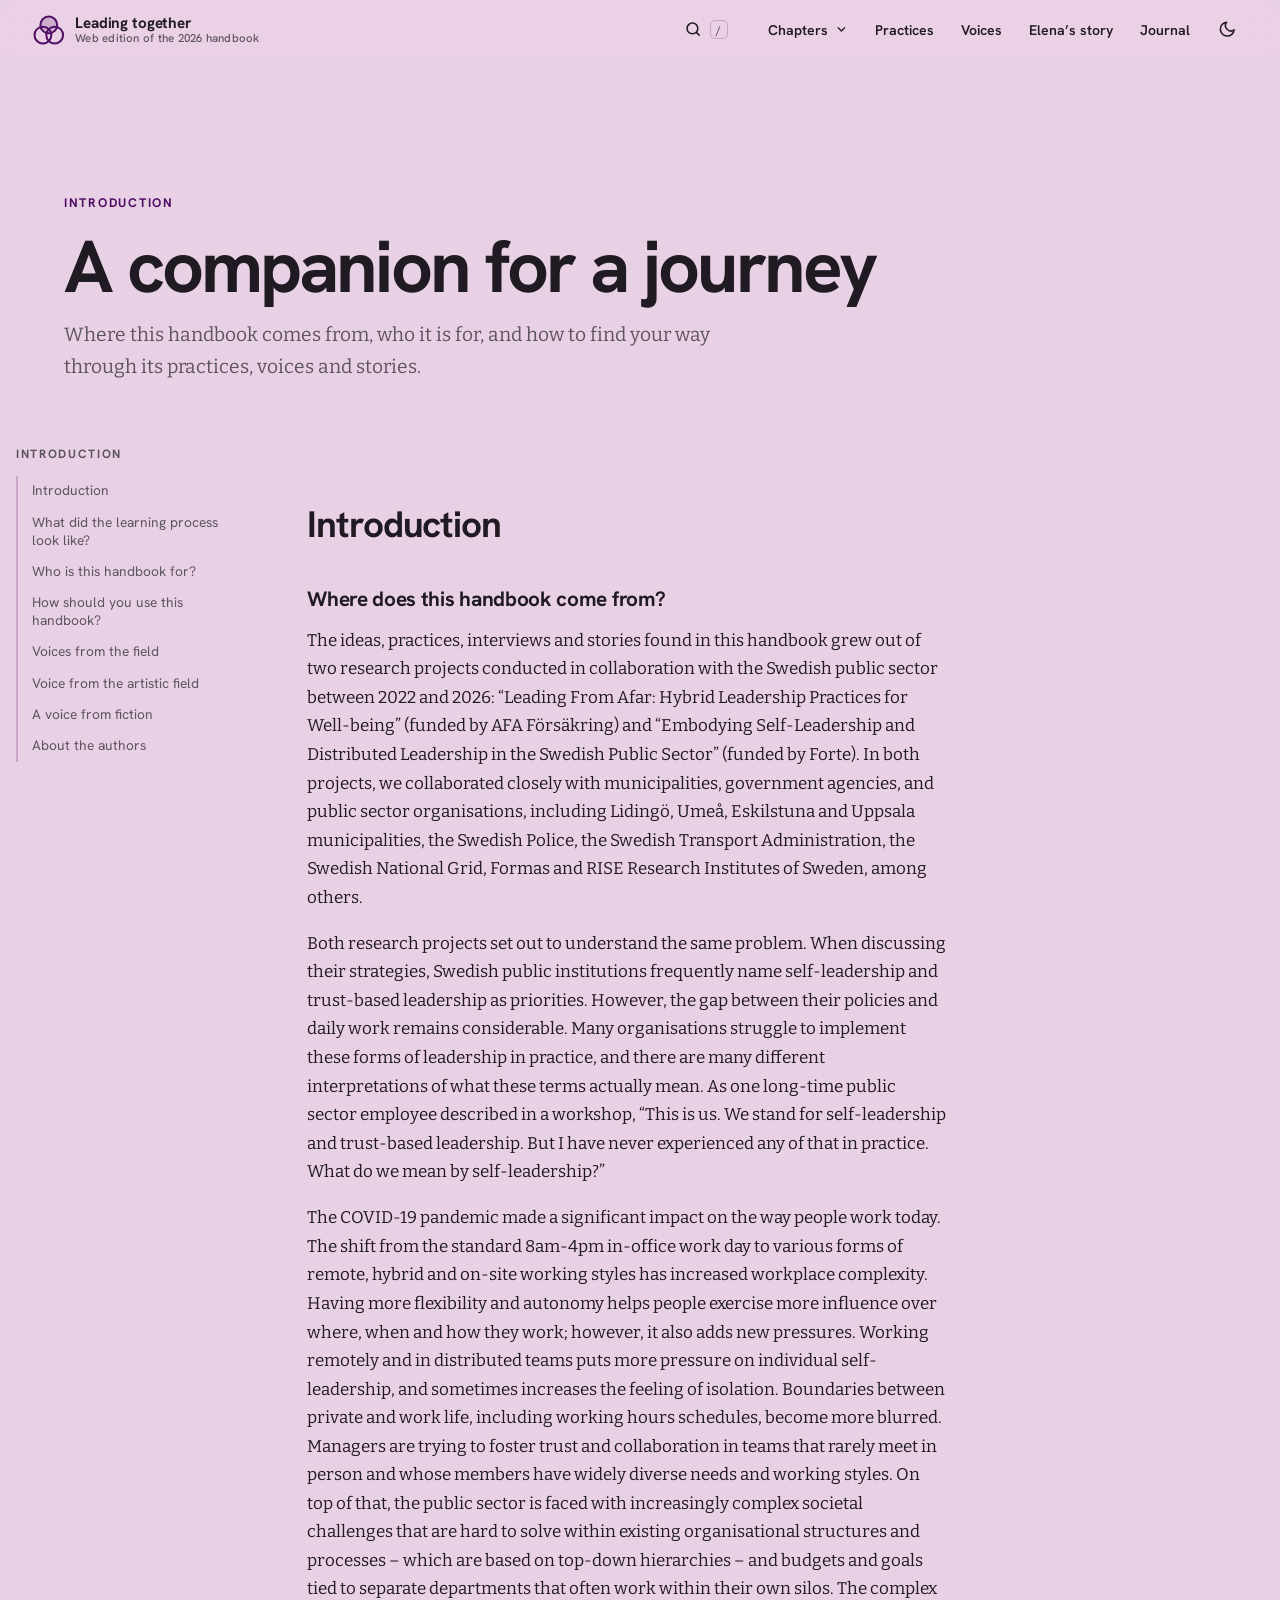
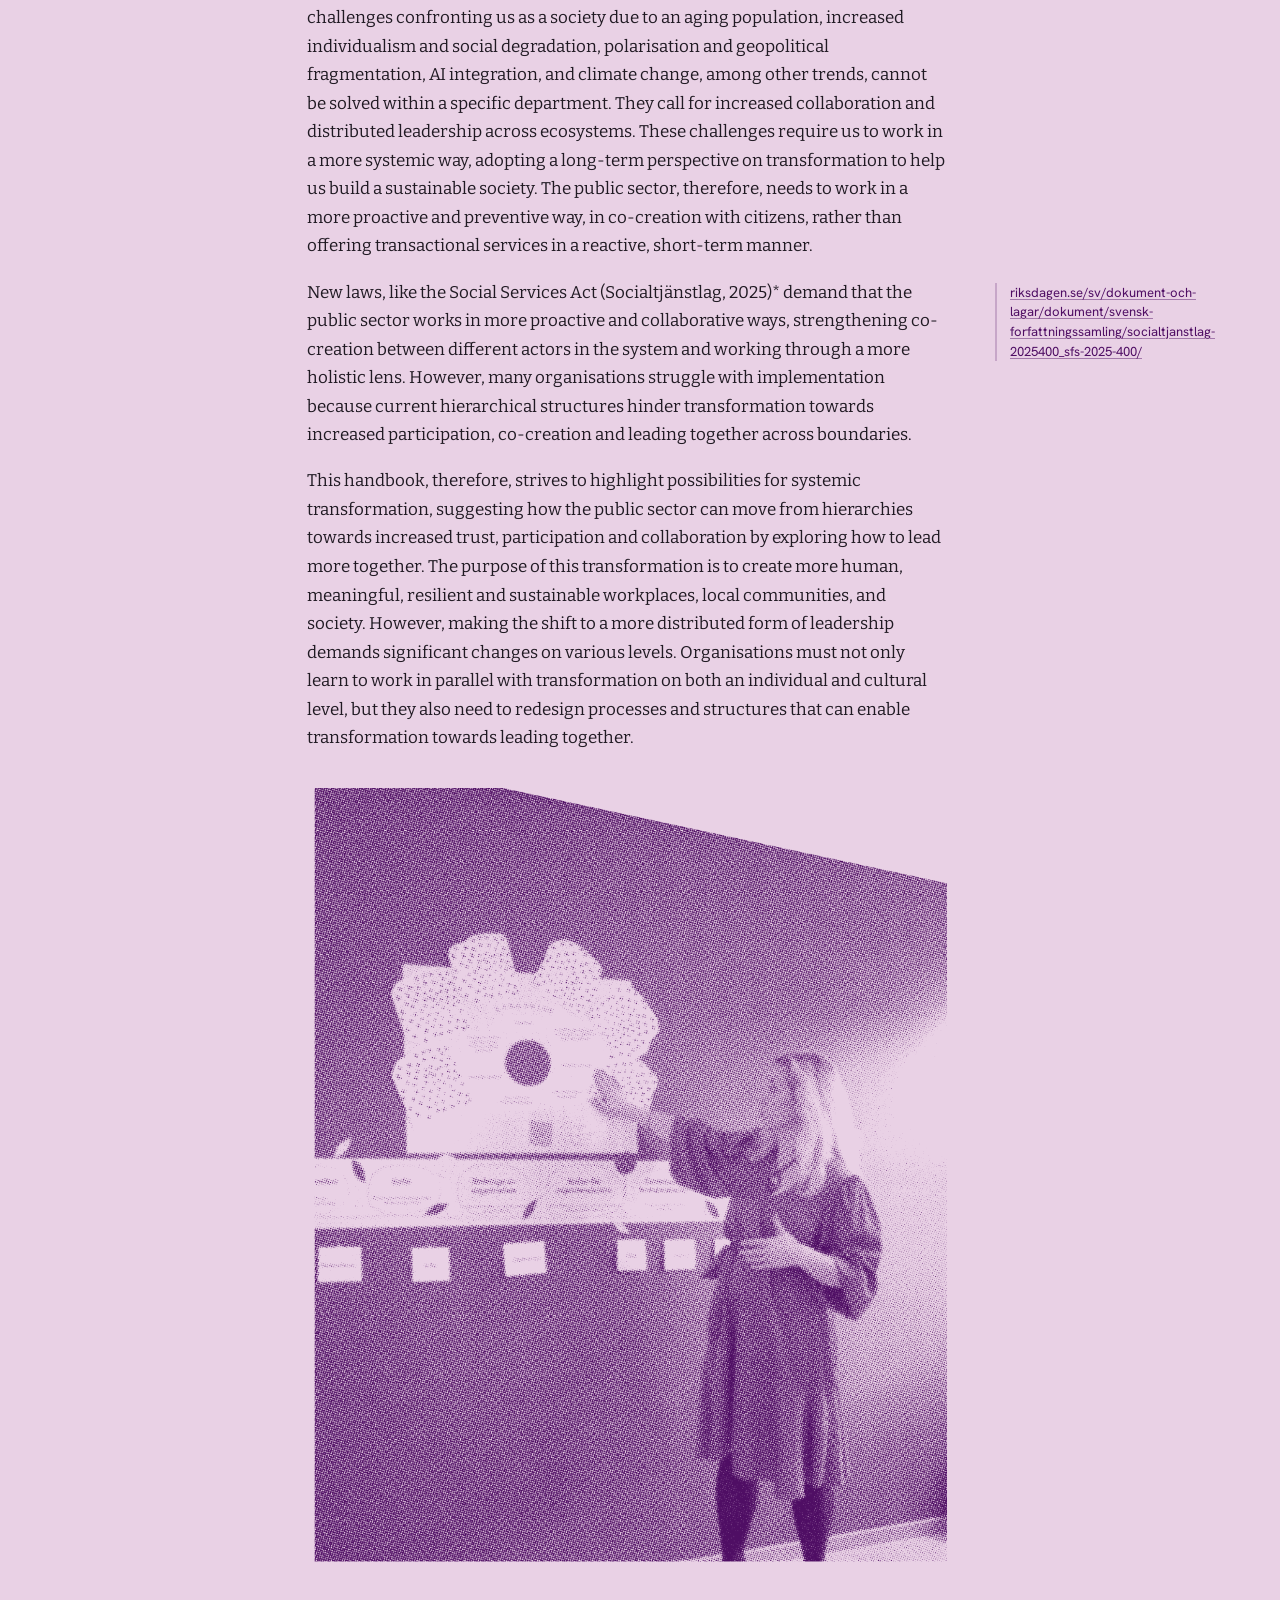
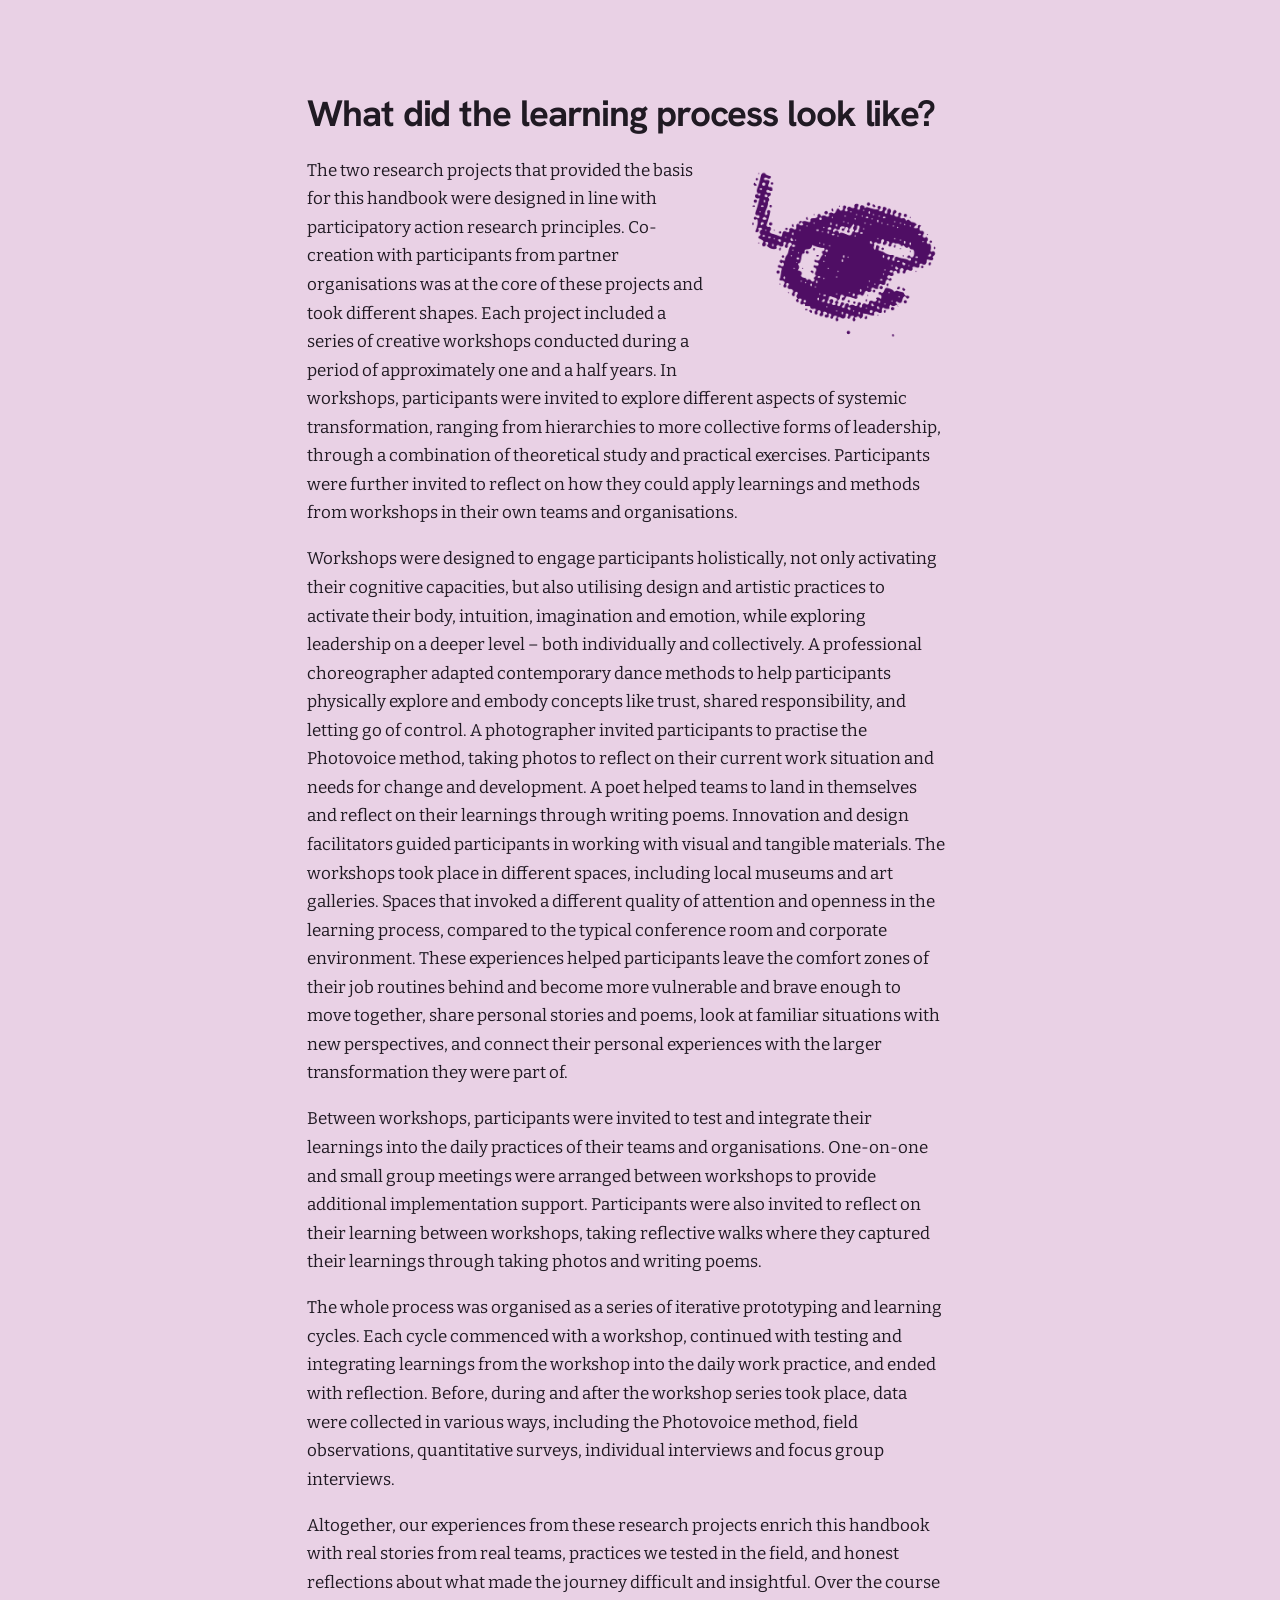
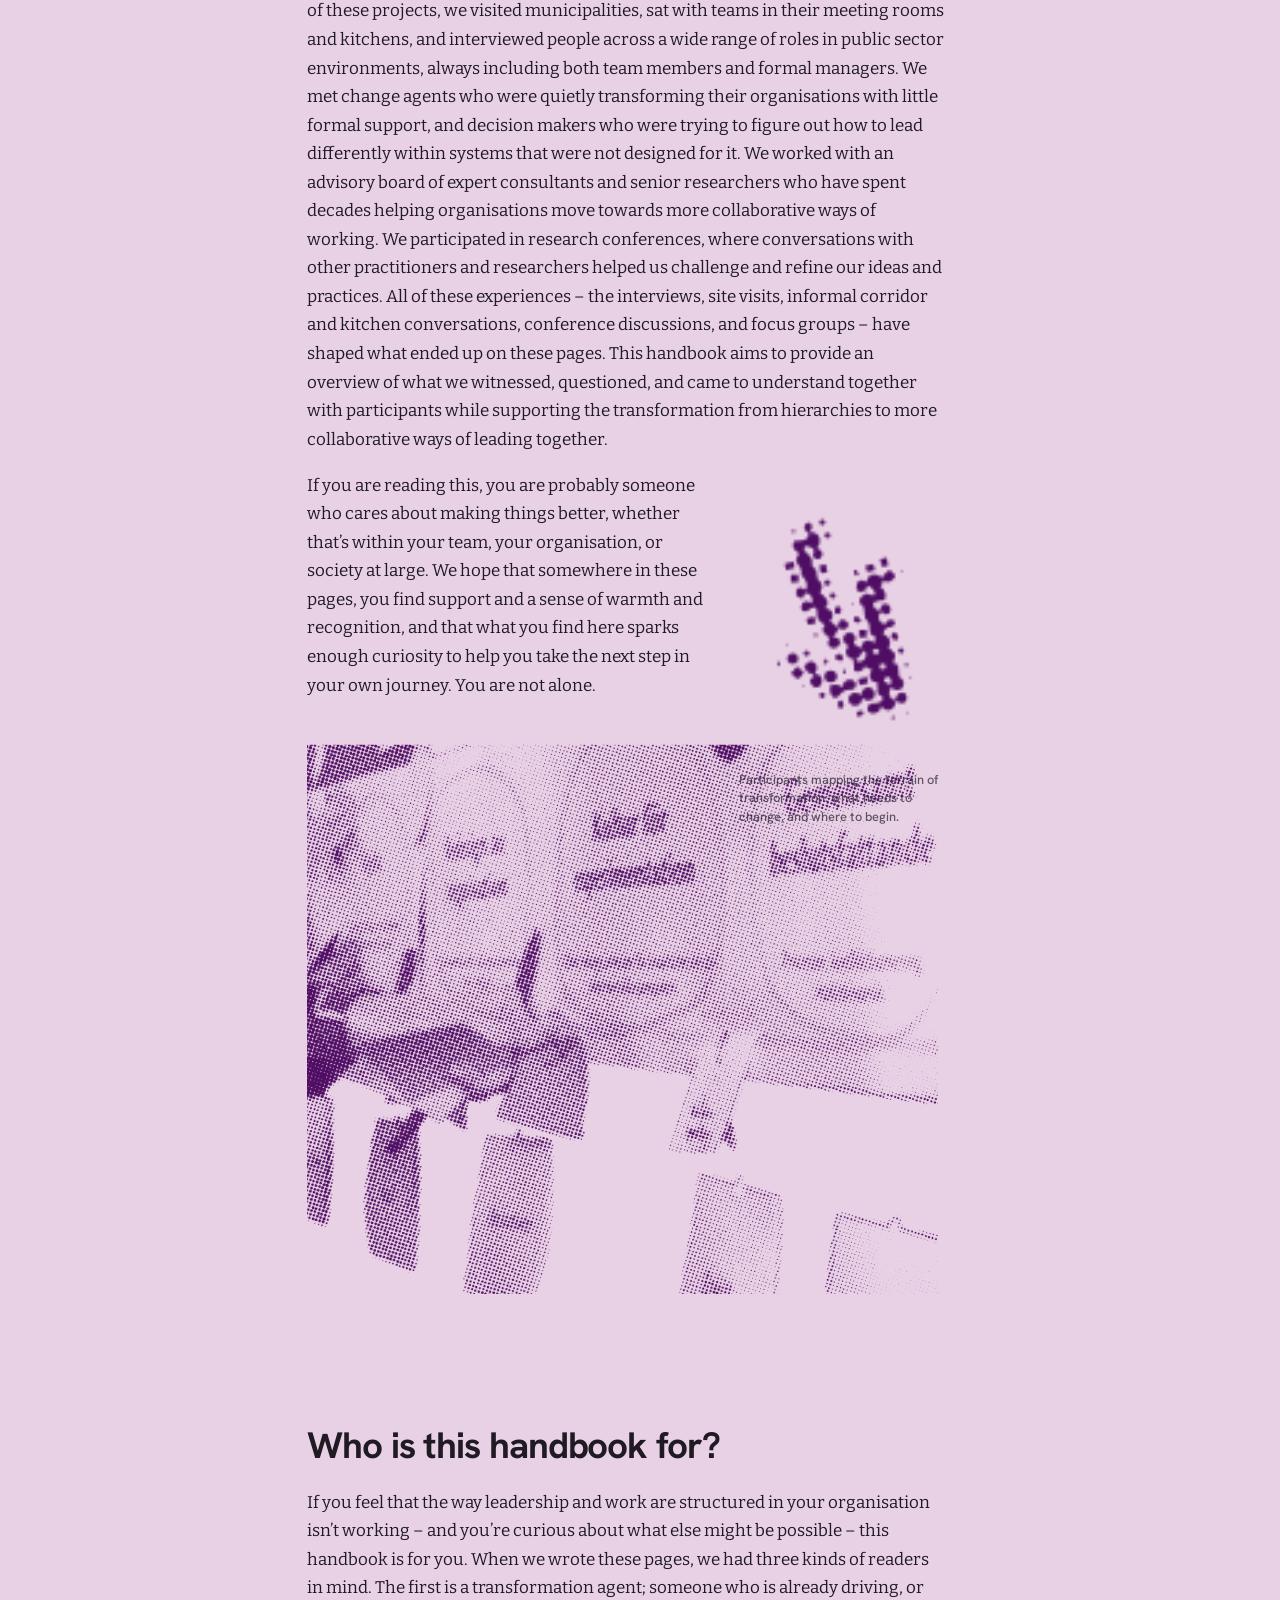
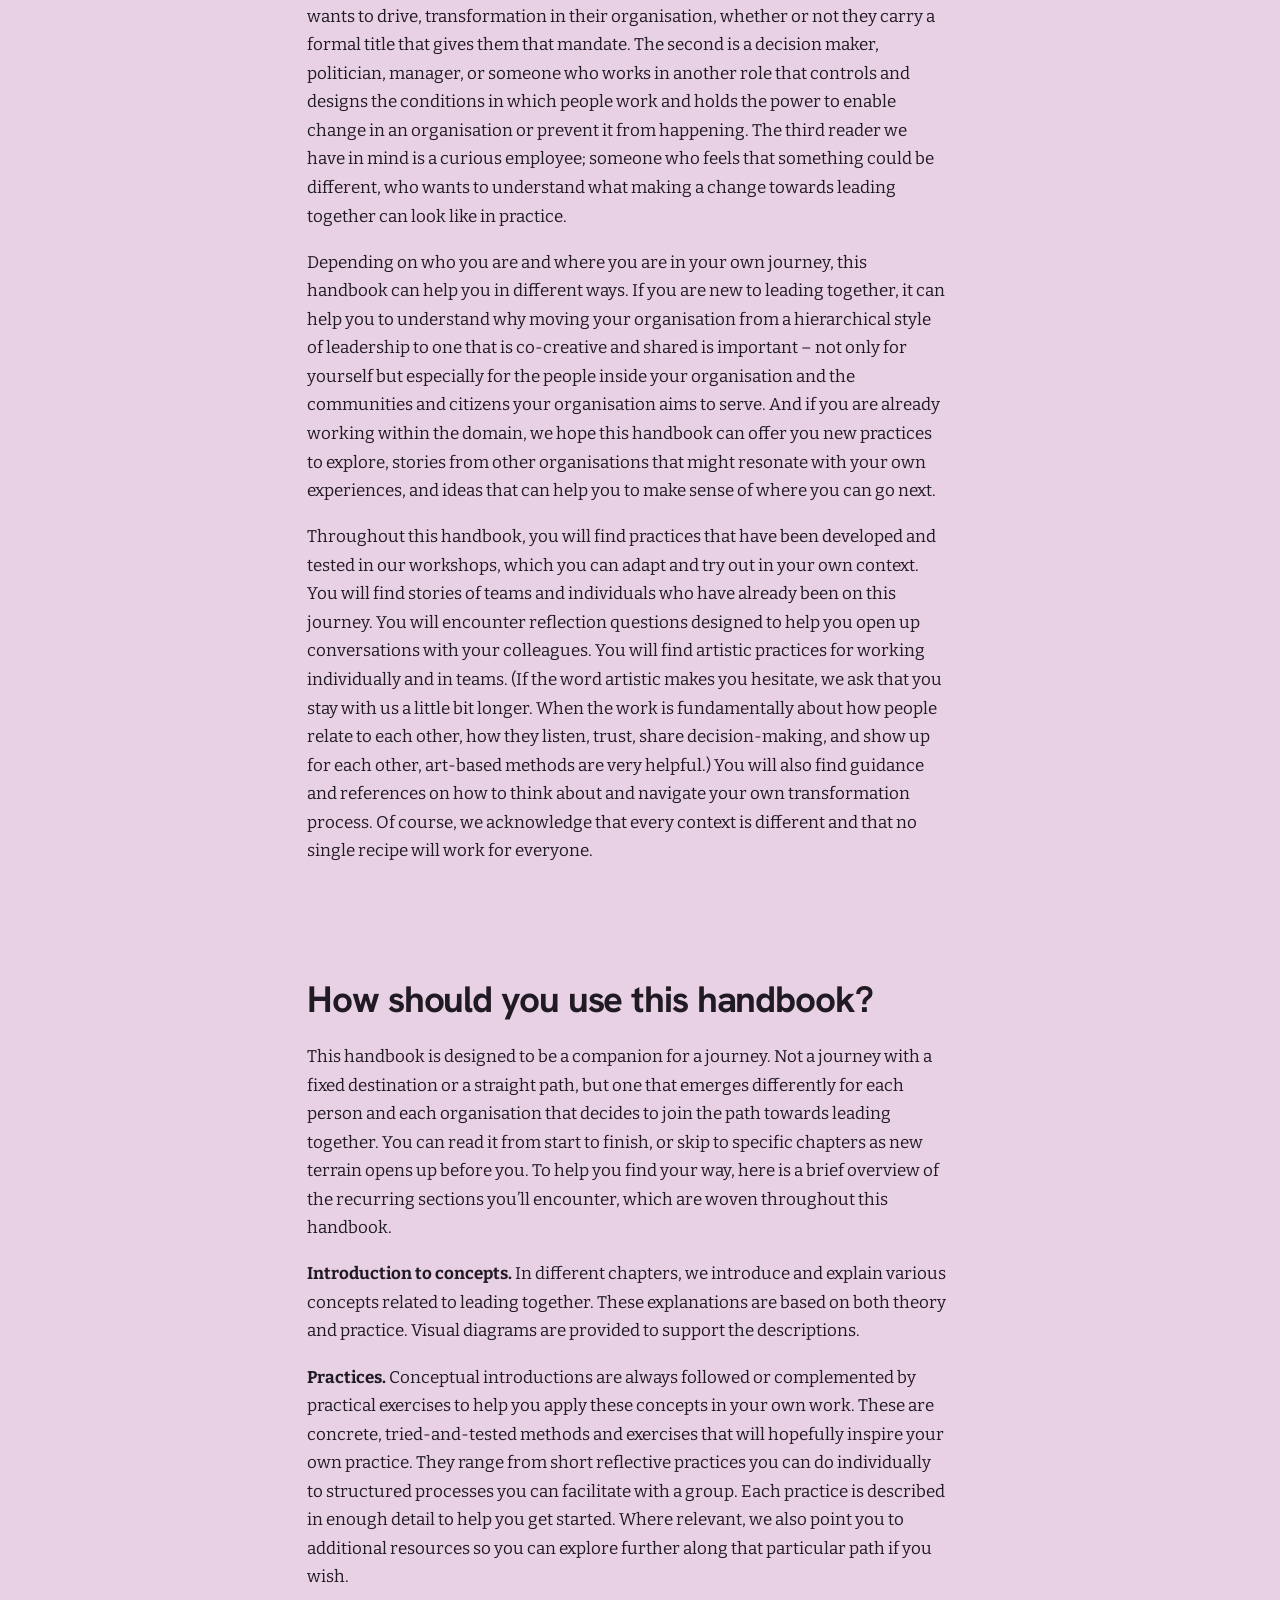
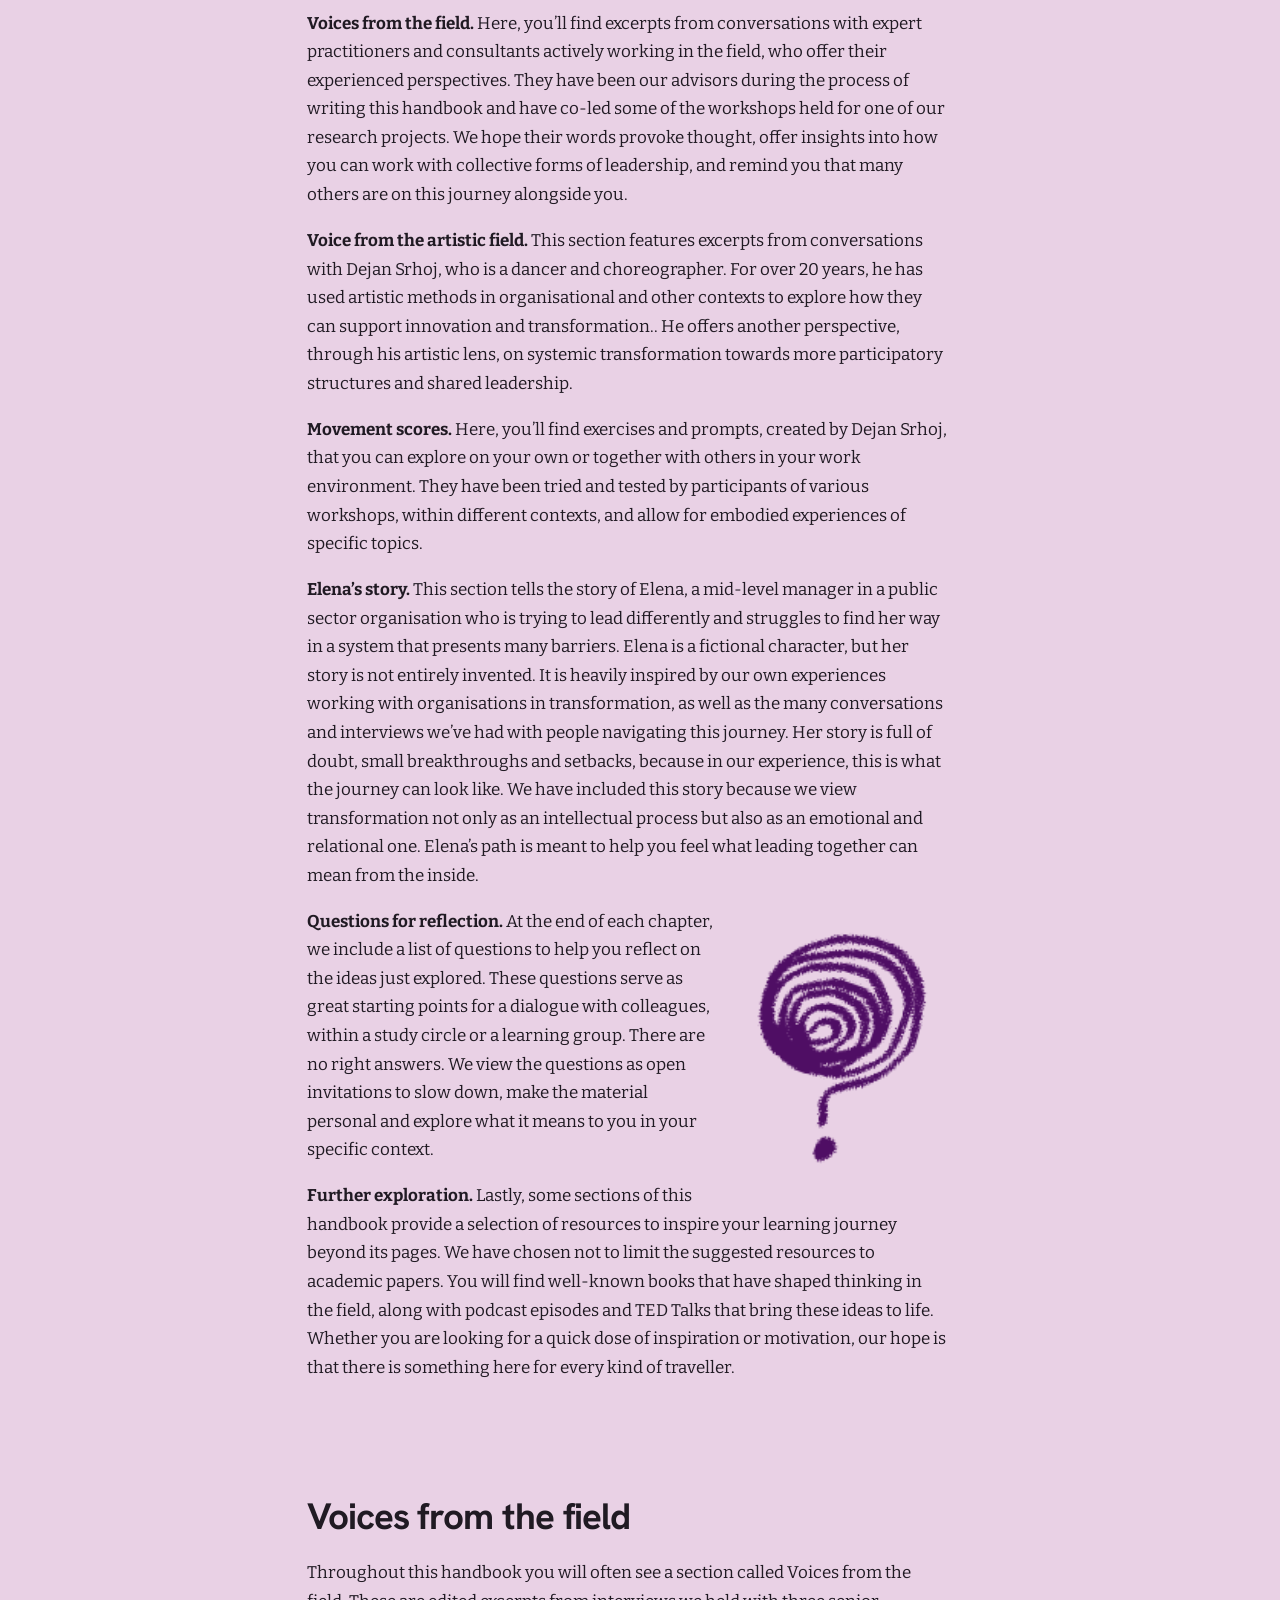
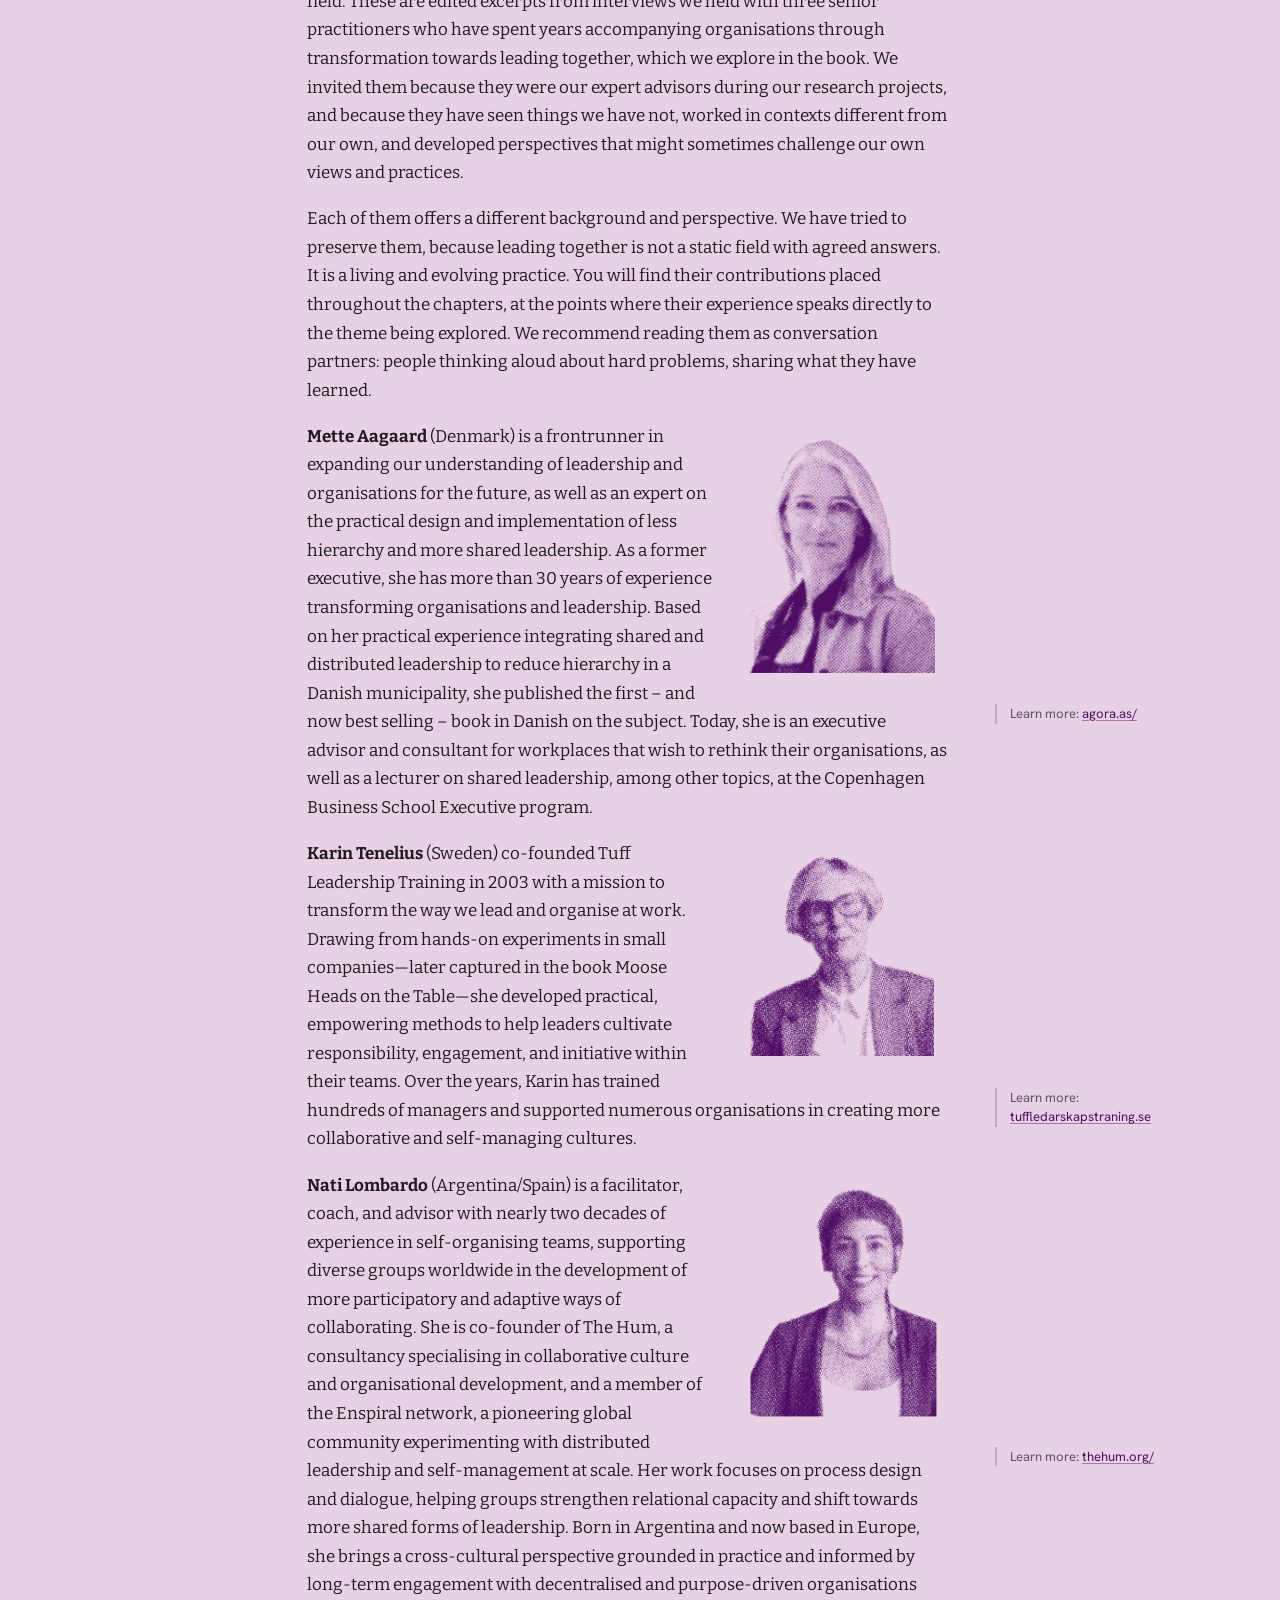
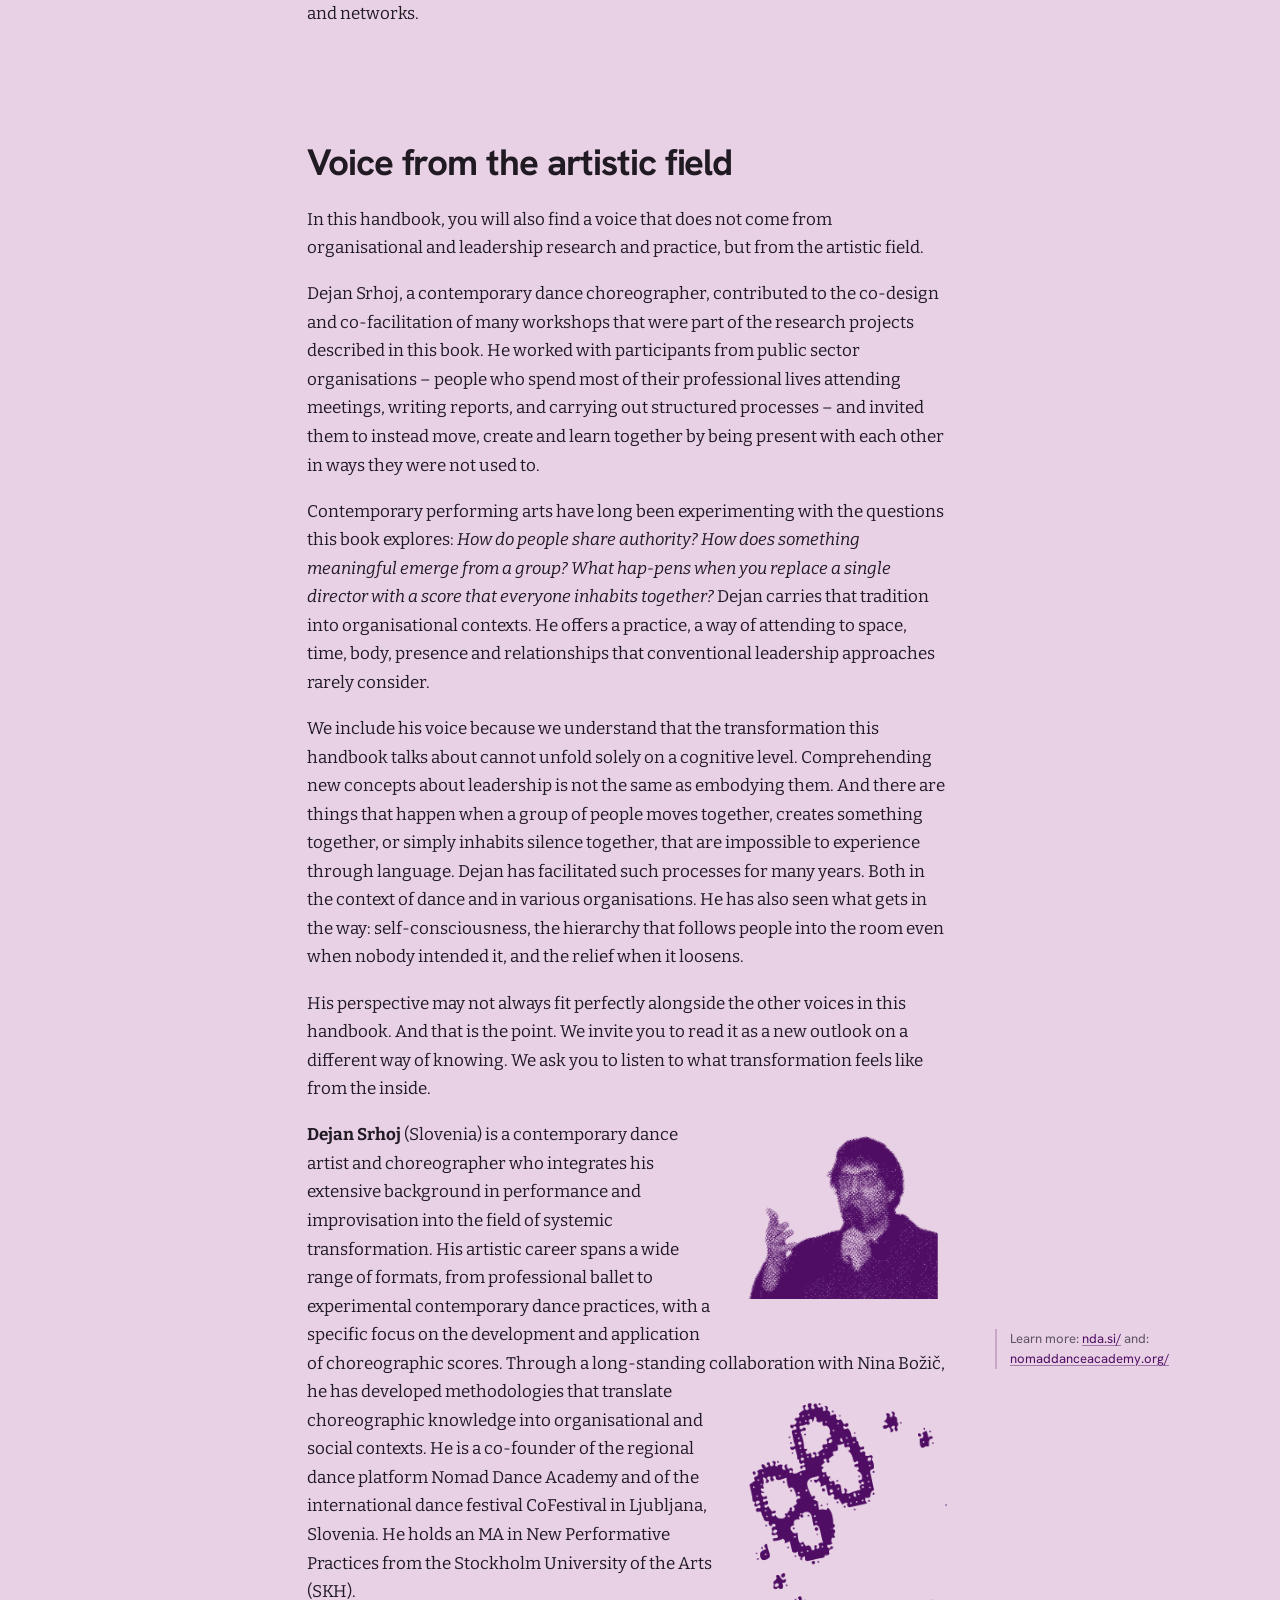
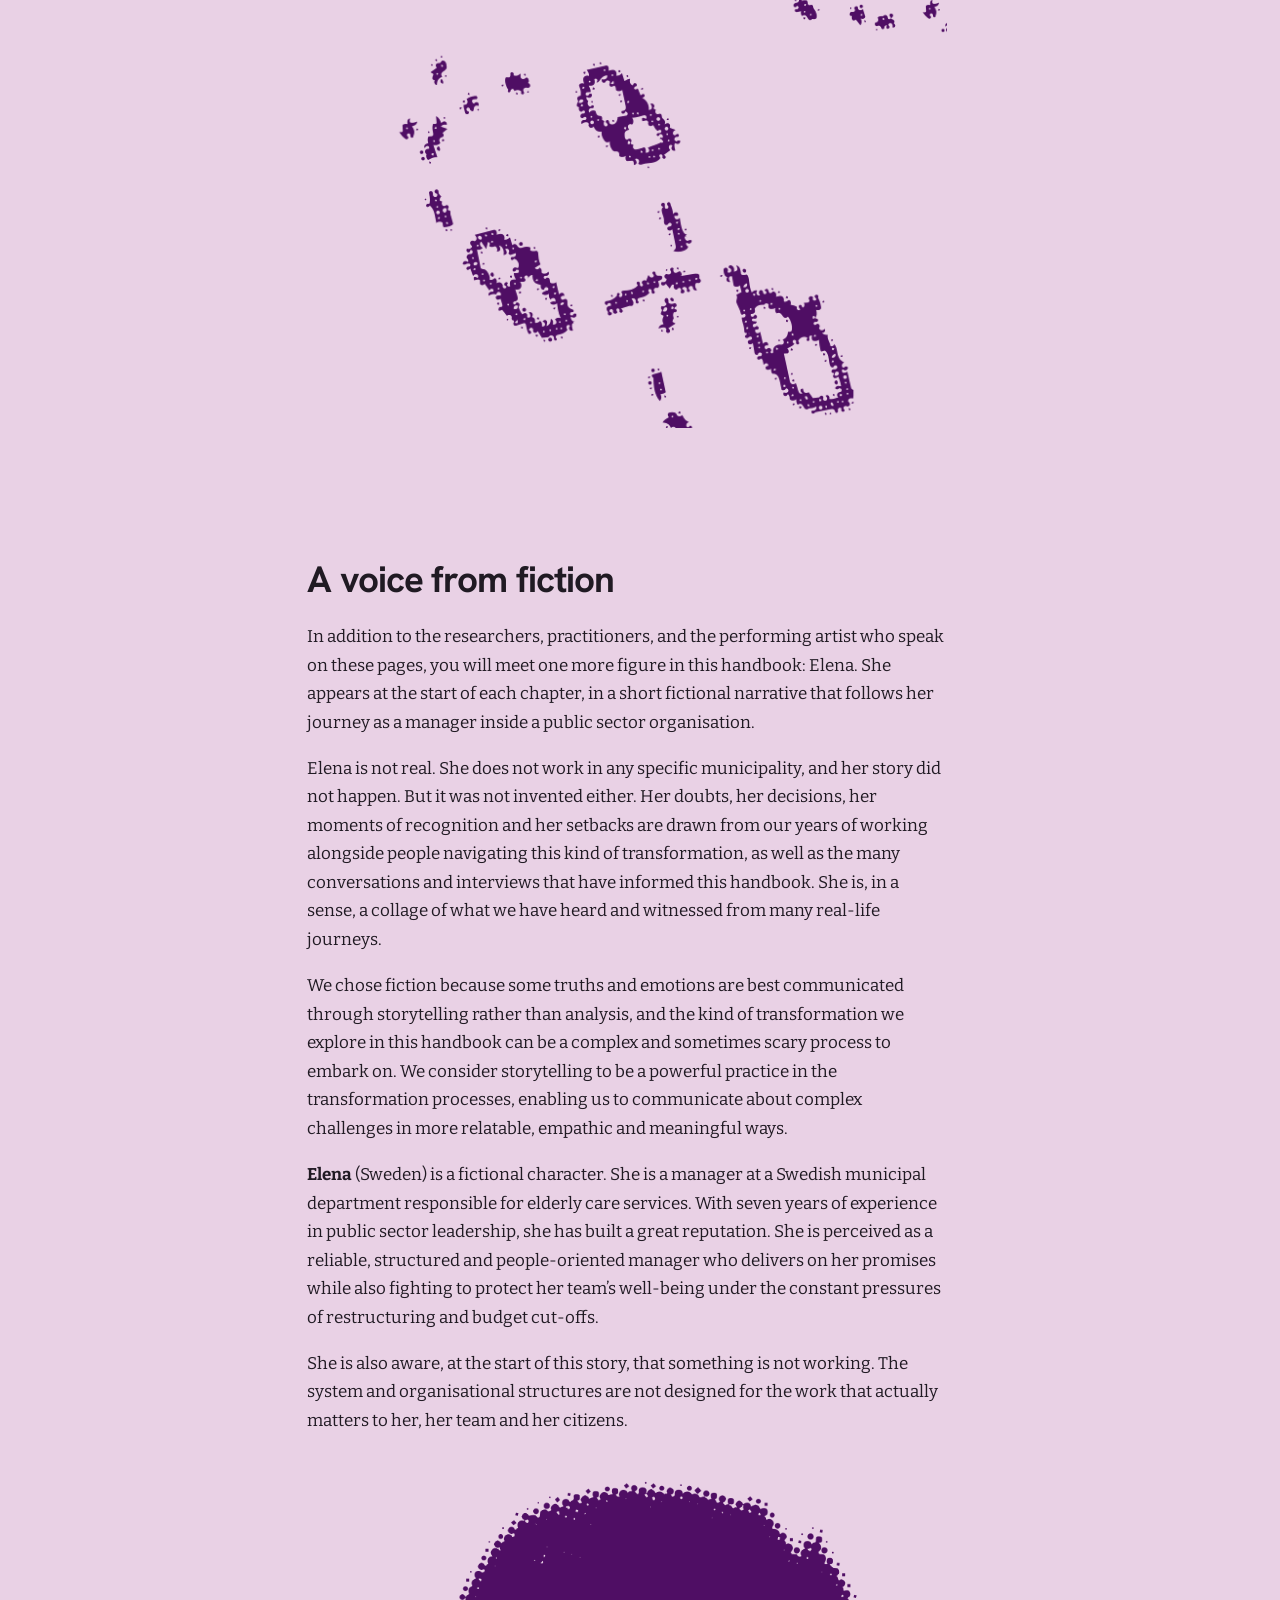
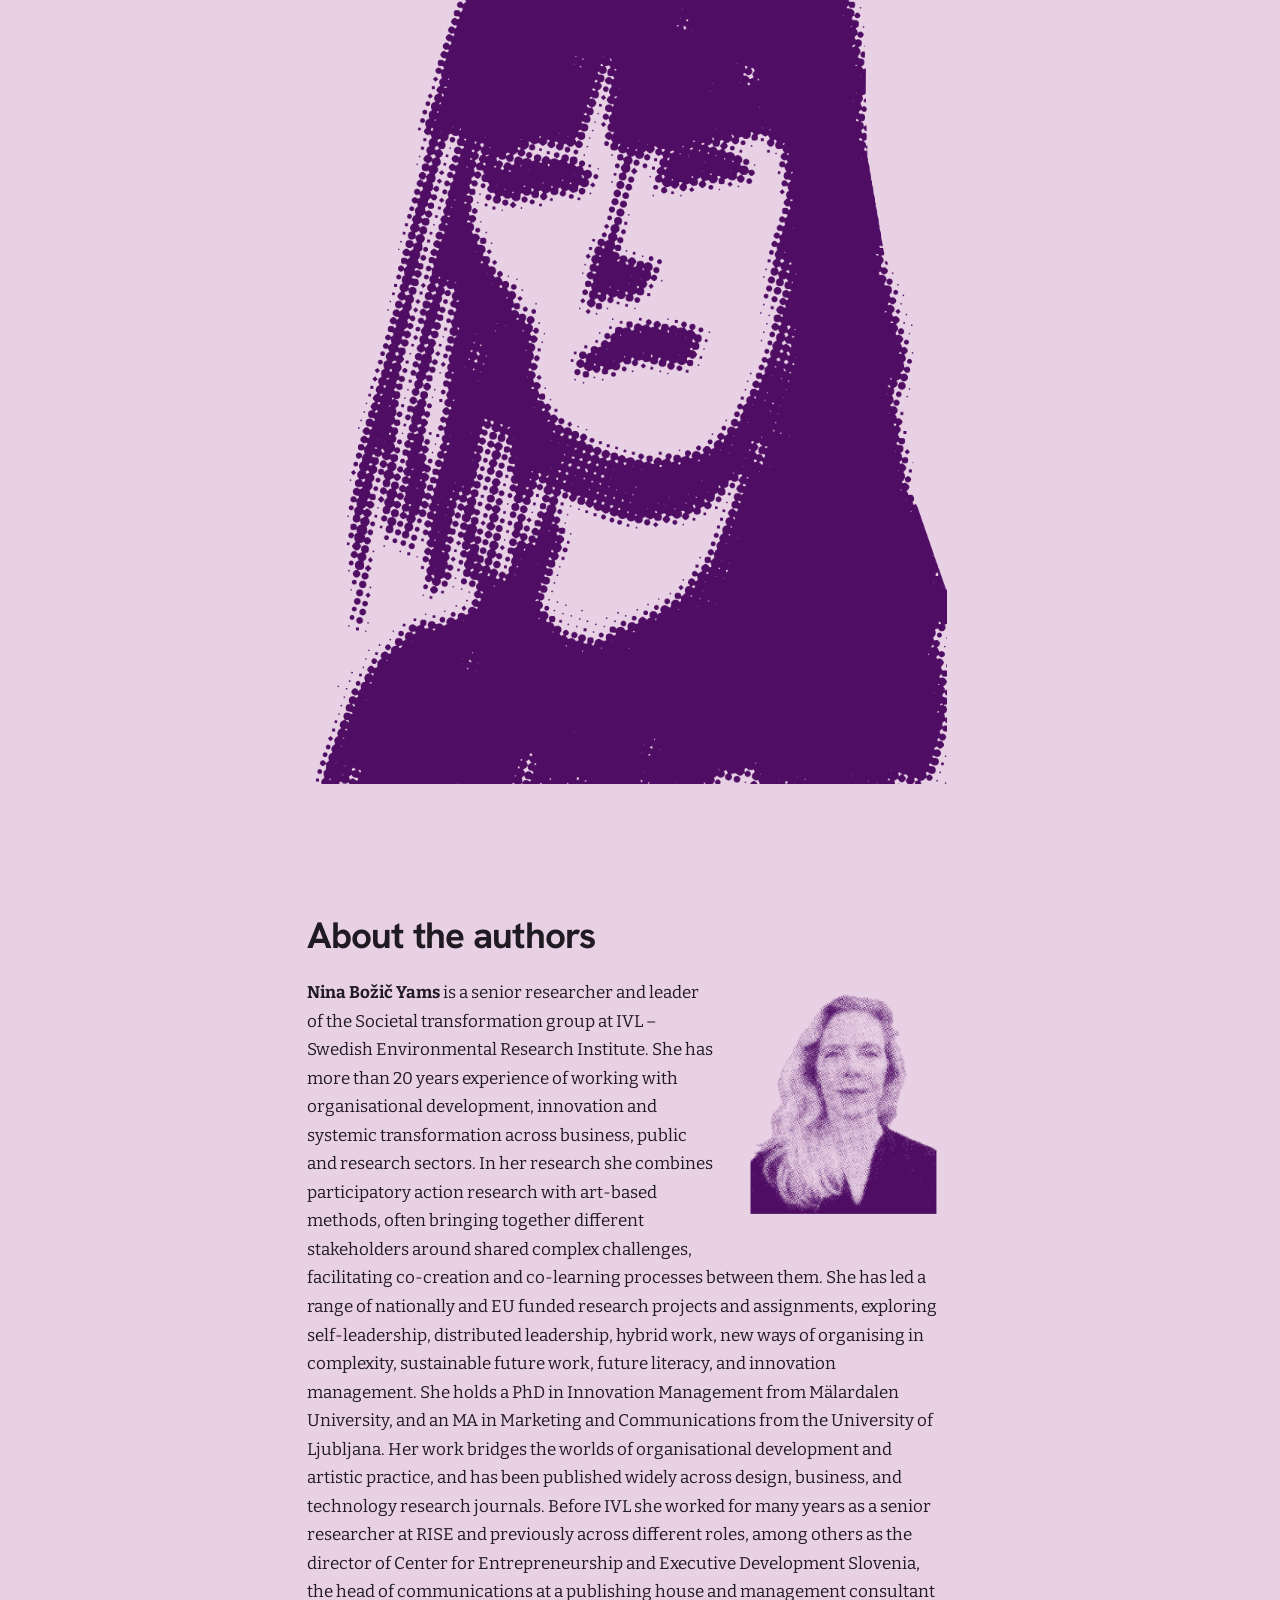
<file: introduction.html>
<!doctype html>
<html lang="en">
<head>
<meta charset="utf-8">
<meta name="viewport" content="width=device-width, initial-scale=1">
<title>Introduction · Transforming how we lead together</title>
<meta name="description" content="A handbook for resilient and sustainable organisations and society: practices, stories and reflections for moving from hierarchies towards co-creation.">
<meta property="og:title" content="Introduction · Transforming how we lead together">
<meta property="og:description" content="A handbook for resilient and sustainable organisations and society: practices, stories and reflections for moving from hierarchies towards co-creation.">
<meta property="og:type" content="book">
<meta property="og:image" content="assets/og.jpg">
<meta name="twitter:card" content="summary_large_image">
<meta name="theme-color" content="#e9d1e5">
<link rel="icon" href="assets/favicon.svg" type="image/svg+xml">
<link rel="preload" href="assets/fonts/bitter-normal-latin.woff2" as="font" type="font/woff2" crossorigin>
<link rel="preload" href="assets/fonts/hanken-grotesk-normal-latin.woff2" as="font" type="font/woff2" crossorigin>
<link rel="stylesheet" href="assets/fonts.css?v=8febec372d">
<link rel="stylesheet" href="assets/style.css?v=8febec372d">
<style>:root{--ink:#4f0e64;--paper:#e9d1e5;--ink-d:#ecd8e9;--paper-d:#1b0c21;--ink-l:#4f0e64;--paper-l:#e9d1e5}</style>
<script>try{var t=JSON.parse(localStorage.getItem("theme"));if(t)document.documentElement.dataset.theme=t}catch(e){}</script>

</head>
<body data-chapter="introduction">
<a class="skip" href="#main">Skip to content</a>
<div class="progress" aria-hidden="true"></div>
<header class="topbar">
  <a class="brand" href="index.html" aria-label="Home: Transforming how we lead together"><svg class="brand-mark" viewBox="0 0 40 38" aria-hidden="true"><circle class="c1" cx="20" cy="13" r="10"/><circle class="c2" cx="13" cy="25" r="10"/><circle class="c3" cx="27" cy="25" r="10"/></svg><span>Leading together<small>Web edition of the 2026 handbook</small></span></a>
  <button class="icon-btn search-btn" aria-label="Search the handbook"><svg viewBox="0 0 24 24" fill="none" stroke="currentColor" stroke-width="2" stroke-linecap="round"><circle cx="11" cy="11" r="7"/><path d="m20 20-3.5-3.5"/></svg><kbd>/</kbd></button>
  <nav class="nav" aria-label="Main">
    <div class="chapters-menu">
      <button aria-expanded="false" aria-haspopup="true" aria-current="page">Chapters <svg viewBox="0 0 24 24" fill="none" stroke="currentColor" stroke-width="2.4" stroke-linecap="round" stroke-linejoin="round"><path d="m6 9 6 6 6-6"/></svg></button>
      <div class="chapters-pop"><a class="intro" href="introduction.html" style="--c-ink:#4f0e64;--c-paper:#e9d1e5;--c-ink-d:#ecd8e9;--c-paper-d:#1b0c21"><span class="n">i</span><span>Introduction</span></a><a href="chapter-1.html" style="--c-ink:#4f0e64;--c-paper:#e9d1e5;--c-ink-d:#ecd8e9;--c-paper-d:#1b0c21"><span class="n">1</span><span>Why do we need to change the way we lead and organise our work?</span></a><a href="chapter-2.html" style="--c-ink:#232176;--c-paper:#e2d9ed;--c-ink-d:#e6dff0;--c-paper-d:#120f24"><span class="n">2</span><span>Nurturing self-leadership for leading together</span></a><a href="chapter-3.html" style="--c-ink:#004b1c;--c-paper:#d3eadf;--c-ink-d:#daede4;--c-paper-d:#0b1812"><span class="n">3</span><span>Transforming culture and the way we relate to each other</span></a><a href="chapter-4.html" style="--c-ink:#005e5a;--c-paper:#dfeac6;--c-ink-d:#e4edcf;--c-paper-d:#0b1c1f"><span class="n">4</span><span>Changing roles and competencies for managers and employees</span></a><a href="chapter-5.html" style="--c-ink:#5c5349;--c-paper:#f1f3c2;--c-ink-d:#f2f4c5;--c-paper-d:#1e191b"><span class="n">5</span><span>Embedding participatory structures and processes for leading together</span></a><a href="chapter-6.html" style="--c-ink:#700044;--c-paper:#d8cdd6;--c-ink-d:#ded4dc;--c-paper-d:#22091a"><span class="n">6</span><span>Designing and navigating your own transformation journey</span></a></div>
    </div>
    <a href="practices.html">Practices</a>
    <a href="voices.html">Voices</a>
    <a href="elena.html">Elena’s story</a>
    <a href="journal.html">Journal</a>
    <button class="icon-btn" id="theme-btn" aria-label="Toggle dark mode"><svg viewBox="0 0 24 24" fill="none" stroke="currentColor" stroke-width="2" stroke-linecap="round" stroke-linejoin="round"><path d="M21 12.8A9 9 0 1 1 11.2 3a7 7 0 0 0 9.8 9.8z"/></svg><span class="mobile-only">Dark mode</span></button>
  </nav>
  <button class="icon-btn menu-btn" aria-label="Menu" aria-expanded="false"><svg viewBox="0 0 24 24" fill="none" stroke="currentColor" stroke-width="2" stroke-linecap="round"><path d="M4 7h16M4 12h16M4 17h10"/></svg></button>
</header>
<div class="scrim"></div>
<main id="main">
<header class="page-hero wrap"><span class="kicker">Introduction</span><h1>A companion for a journey</h1>
<p>Where this handbook comes from, who it is for, and how to find your way through its practices, voices and stories.</p></header>
<div class="reader-layout" style="margin-top:1rem">
  <aside class="toc" aria-label="In the introduction"><h2>Introduction</h2><ol><li><a href="#introduction">Introduction</a></li><li><a href="#what-did-the-learning-process-look-like">What did the learning process look like?</a></li><li><a href="#who-is-this-handbook-for">Who is this handbook for?</a></li><li><a href="#how-should-you-use-this-handbook">How should you use this handbook?</a></li><li><a href="#voices-from-the-field">Voices from the field</a></li><li><a href="#voice-from-the-artistic-field">Voice from the artistic field</a></li><li><a href="#a-voice-from-fiction">A voice from fiction</a></li><li><a href="#about-the-authors">About the authors</a></li></ol></aside>
  <article class="prose">
<section class="sec" id="introduction"><h2>Introduction<a class="anchor" href="#introduction" aria-label="Copy link to this section">#</a></h2>
<h3 id="where-does-this-handbook-come-from">Where does this handbook come from?<a class="anchor" href="#where-does-this-handbook-come-from" aria-label="Copy link to this heading">#</a></h3>
<p id="t1">The ideas, practices, interviews and stories found in this handbook grew out of two research projects conducted in collaboration with the Swedish public sector between 2022 and 2026: “Leading From Afar: Hybrid Leadership Practices for Well-being” (funded by AFA Försäkring) and “Embodying Self-Leadership and Distributed Leadership in the Swedish Public Sector” (funded by Forte). In both projects, we collaborated closely with municipalities, government agencies, and public sector organisations, including Lidingö, Umeå, Eskilstuna and Uppsala municipalities, the Swedish Police, the Swedish Transport Administration, the Swedish National Grid, Formas and RISE Research Institutes of Sweden, among others.</p>
<p id="t2">Both research projects set out to understand the same problem. When discussing their strategies, Swedish public institutions frequently name self-leadership and trust-based leadership as priorities. However, the gap between their policies and daily work remains considerable. Many organisations struggle to implement these forms of leadership in practice, and there are many different interpretations of what these terms actually mean. As one long-time public sector employee described in a workshop, “This is us. We stand for self-leadership and trust-based leadership. But I have never experienced any of that in practice. What do we mean by self-leadership?”</p>
<p id="t3">The COVID-19 pandemic made a significant impact on the way people work today. The shift from the standard 8am-4pm in-office work day to various forms of remote, hybrid and on-site working styles has increased workplace complexity. Having more flexibility and autonomy helps people exercise more influence over where, when and how they work; however, it also adds new pressures. Working remotely and in distributed teams puts more pressure on individual self-leadership, and sometimes increases the feeling of isolation. Boundaries between private and work life, including working hours schedules, become more blurred. Managers are trying to foster trust and collaboration in teams that rarely meet in person and whose members have widely diverse needs and working styles. On top of that, the public sector is faced with increasingly complex societal challenges that are hard to solve within existing organisational structures and processes – which are based on top-down hierarchies – and budgets and goals tied to separate departments that often work within their own silos. The complex challenges confronting us as a society due to an aging population, increased individualism and social degradation, polarisation and geopolitical fragmentation, AI integration, and climate change, among other trends, cannot be solved within a specific department. They call for increased collaboration and distributed leadership across ecosystems. These challenges require us to work in a more systemic way, adopting a long-term perspective on transformation to help us build a sustainable society. The public sector, therefore, needs to work in a more proactive and preventive way, in co-creation with citizens, rather than offering transactional services in a reactive, short-term manner.</p>
<aside class="note"><a href="https://riksdagen.se/sv/dokument-och-lagar/dokument/svensk-forfattningssamling/socialtjanstlag-2025400_sfs-2025-400/" target="_blank" rel="noopener">riksdagen.se/sv/dokument-och-lagar/dokument/svensk-forfattningssamling/socialtjanstlag-2025400_sfs-2025-400/</a></aside>
<p id="t4">New laws, like the Social Services Act (Socialtjänstlag, 2025)* demand that the public sector works in more proactive and collaborative ways, strengthening co-creation between different actors in the system and working through a more holistic lens. However, many organisations struggle with implementation because current hierarchical structures hinder transformation towards increased participation, co-creation and leading together across boundaries.</p>
<p id="t5">This handbook, therefore, strives to highlight possibilities for systemic transformation, suggesting how the public sector can move from hierarchies towards increased trust, participation and collaboration by exploring how to lead more together. The purpose of this transformation is to create more human, meaningful, resilient and sustainable workplaces, local communities, and society. However, making the shift to a more distributed form of leadership demands significant changes on various levels. Organisations must not only learn to work in parallel with transformation on both an individual and cultural level, but they also need to redesign processes and structures that can enable transformation towards leading together.</p>
<figure class="fig  fig--photo zoomable"><div class="frame"><div class="ink-img" role="img" aria-label="Photo" data-src="assets/art/p6-0.webp" style="aspect-ratio:1032/1248"></div></div></figure>
</section>
<section class="sec" id="what-did-the-learning-process-look-like"><h2>What did the learning process look like?<a class="anchor" href="#what-did-the-learning-process-look-like" aria-label="Copy link to this section">#</a></h2>
<figure class="fig fig--small"><div class="ink-img" role="img" aria-label="Illustration" data-src="assets/art/p7-0.webp" style="aspect-ratio:236/212"></div></figure>
<p id="t6">The two research projects that provided the basis for this handbook were designed in line with participatory action research principles. Co-creation with participants from partner organisations was at the core of these projects and took different shapes. Each project included a series of creative workshops conducted during a period of approximately one and a half years. In workshops, participants were invited to explore different aspects of systemic transformation, ranging from hierarchies to more collective forms of leadership, through a combination of theoretical study and practical exercises. Participants were further invited to reflect on how they could apply learnings and methods from workshops in their own teams and organisations.</p>
<p id="t7">Workshops were designed to engage participants holistically, not only activating their cognitive capacities, but also utilising design and artistic practices to activate their body, intuition, imagination and emotion, while exploring leadership on a deeper level – both individually and collectively. A professional choreographer adapted contemporary dance methods to help participants physically explore and embody concepts like trust, shared responsibility, and letting go of control. A photographer invited participants to practise the Photovoice method, taking photos to reflect on their current work situation and needs for change and development. A poet helped teams to land in themselves and reflect on their learnings through writing poems. Innovation and design facilitators guided participants in working with visual and tangible materials. The workshops took place in different spaces, including local museums and art galleries. Spaces that invoked a different quality of attention and openness in the learning process, compared to the typical conference room and corporate environment. These experiences helped participants leave the comfort zones of their job routines behind and become more vulnerable and brave enough to move together, share personal stories and poems, look at familiar situations with new perspectives, and connect their personal experiences with the larger transformation they were part of.</p>
<p id="t8">Between workshops, participants were invited to test and integrate their learnings into the daily practices of their teams and organisations. One-on-one and small group meetings were arranged between workshops to provide additional implementation support. Participants were also invited to reflect on their learning between workshops, taking reflective walks where they captured their learnings through taking photos and writing poems.</p>
<p id="t9">The whole process was organised as a series of iterative prototyping and learning cycles. Each cycle commenced with a workshop, continued with testing and integrating learnings from the workshop into the daily work practice, and ended with reflection. Before, during and after the workshop series took place, data were collected in various ways, including the Photovoice method, field observations, quantitative surveys, individual interviews and focus group interviews.</p>
<p id="t10">Altogether, our experiences from these research projects enrich this handbook with real stories from real teams, practices we tested in the field, and honest reflections about what made the journey difficult and insightful. Over the course of these projects, we visited municipalities, sat with teams in their meeting rooms and kitchens, and interviewed people across a wide range of roles in public sector environments, always including both team members and formal managers. We met change agents who were quietly transforming their organisations with little formal support, and decision makers who were trying to figure out how to lead differently within systems that were not designed for it. We worked with an advisory board of expert consultants and senior researchers who have spent decades helping organisations move towards more collaborative ways of working. We participated in research conferences, where conversations with other practitioners and researchers helped us challenge and refine our ideas and practices. All of these experiences – the interviews, site visits, informal corridor and kitchen conversations, conference discussions, and focus groups – have shaped what ended up on these pages. This handbook aims to provide an overview of what we witnessed, questioned, and came to understand together with participants while supporting the transformation from hierarchies to more collaborative ways of leading together.</p>
<figure class="fig fig--small"><div class="ink-img" role="img" aria-label="Participants mapping the terrain of transformation: what needs to change, and where to begin." data-src="assets/art/p8-0.webp" style="aspect-ratio:76/104"></div><figcaption>Participants mapping the terrain of transformation: what needs to change, and where to begin.</figcaption></figure>
<p id="t11">If you are reading this, you are probably someone who cares about making things better, whether that’s within your team, your organisation, or society at large. We hope that somewhere in these pages, you find support and a sense of warmth and recognition, and that what you find here sparks enough curiosity to help you take the next step in your own journey. You are not alone.</p>
<figure class="fig  fig--photo zoomable"><div class="frame"><div class="ink-img" role="img" aria-label="Photo" data-src="assets/art/p8-1.webp" style="aspect-ratio:1036/904"></div></div></figure>
</section>
<section class="sec" id="who-is-this-handbook-for"><h2>Who is this handbook for?<a class="anchor" href="#who-is-this-handbook-for" aria-label="Copy link to this section">#</a></h2>
<p id="t12">If you feel that the way leadership and work are structured in your organisation isn’t working – and you’re curious about what else might be possible – this handbook is for you. When we wrote these pages, we had three kinds of readers in mind. The first is a transformation agent; someone who is already driving, or wants to drive, transformation in their organisation, whether or not they carry a formal title that gives them that mandate. The second is a decision maker, politician, manager, or someone who works in another role that controls and designs the conditions in which people work and holds the power to enable change in an organisation or prevent it from happening. The third reader we have in mind is a curious employee; someone who feels that something could be different, who wants to understand what making a change towards leading together can look like in practice.</p>
<p id="t13">Depending on who you are and where you are in your own journey, this handbook can help you in different ways. If you are new to leading together, it can help you to understand why moving your organisation from a hierarchical style of leadership to one that is co-creative and shared is important – not only for yourself but especially for the people inside your organisation and the communities and citizens your organisation aims to serve. And if you are already working within the domain, we hope this handbook can offer you new practices to explore, stories from other organisations that might resonate with your own experiences, and ideas that can help you to make sense of where you can go next.</p>
<p id="t14">Throughout this handbook, you will find practices that have been developed and tested in our workshops, which you can adapt and try out in your own context. You will find stories of teams and individuals who have already been on this journey. You will encounter reflection questions designed to help you open up conversations with your colleagues. You will find artistic practices for working individually and in teams. (If the word artistic makes you hesitate, we ask that you stay with us a little bit longer. When the work is fundamentally about how people relate to each other, how they listen, trust, share decision-making, and show up for each other, art-based methods are very helpful.) You will also find guidance and references on how to think about and navigate your own transformation process. Of course, we acknowledge that every context is different and that no single recipe will work for everyone.</p>
</section>
<section class="sec" id="how-should-you-use-this-handbook"><h2>How should you use this handbook?<a class="anchor" href="#how-should-you-use-this-handbook" aria-label="Copy link to this section">#</a></h2>
<p id="t15">This handbook is designed to be a companion for a journey. Not a journey with a fixed destination or a straight path, but one that emerges differently for each person and each organisation that decides to join the path towards leading together. You can read it from start to finish, or skip to specific chapters as new terrain opens up before you. To help you find your way, here is a brief overview of the recurring sections you’ll encounter, which are woven throughout this handbook.</p>
<p id="t16"><strong>Introduction to concepts.</strong> In different chapters, we introduce and explain various concepts related to leading together. These explanations are based on both theory and practice. Visual diagrams are provided to support the descriptions.</p>
<p id="t17"><strong>Practices.</strong> Conceptual introductions are always followed or complemented by practical exercises to help you apply these concepts in your own work. These are concrete, tried-and-tested methods and exercises that will hopefully inspire your own practice. They range from short reflective practices you can do individually to structured processes you can facilitate with a group. Each practice is described in enough detail to help you get started. Where relevant, we also point you to additional resources so you can explore further along that particular path if you wish.</p>
<p id="t18"><strong>Voices from the field.</strong> Here, you’ll find excerpts from conversations with expert practitioners and consultants actively working in the field, who offer their experienced perspectives. They have been our advisors during the process of writing this handbook and have co-led some of the workshops held for one of our research projects. We hope their words provoke thought, offer insights into how you can work with collective forms of leadership, and remind you that many others are on this journey alongside you.</p>
<p id="t19"><strong>Voice from the artistic field.</strong> This section features excerpts from conversations with Dejan Srhoj, who is a dancer and choreographer. For over 20 years, he has used artistic methods in organisational and other contexts to explore how they can support innovation and transformation.. He offers another perspective, through his artistic lens, on systemic transformation towards more participatory structures and shared leadership.</p>
<p id="t20"><strong>Movement scores.</strong> Here, you’ll find exercises and prompts, created by Dejan Srhoj, that you can explore on your own or together with others in your work environment. They have been tried and tested by participants of various workshops, within different contexts, and allow for embodied experiences of specific topics.</p>
<p id="t21"><strong>Elena’s story.</strong> This section tells the story of Elena, a mid-level manager in a public sector organisation who is trying to lead differently and struggles to find her way in a system that presents many barriers. Elena is a fictional character, but her story is not entirely invented. It is heavily inspired by our own experiences working with organisations in transformation, as well as the many conversations and interviews we’ve had with people navigating this journey. Her story is full of doubt, small breakthroughs and setbacks, because in our experience, this is what the journey can look like. We have included this story because we view transformation not only as an intellectual process but also as an emotional and relational one. Elena’s path is meant to help you feel what leading together can mean from the inside.</p>
<figure class="fig fig--small"><div class="ink-img" role="img" aria-label="Illustration" data-src="assets/art/p9-1.webp" style="aspect-ratio:136/176"></div></figure>
<p id="t22"><strong>Questions for reflection.</strong> At the end of each chapter, we include a list of questions to help you reflect on the ideas just explored. These questions serve as great starting points for a dialogue with colleagues, within a study circle or a learning group. There are no right answers. We view the questions as open invitations to slow down, make the material personal and explore what it means to you in your specific context.</p>
<p id="t23"><strong>Further exploration.</strong> Lastly, some sections of this handbook provide a selection of resources to inspire your learning journey beyond its pages. We have chosen not to limit the suggested resources to academic papers. You will find well-known books that have shaped thinking in the field, along with podcast episodes and TED Talks that bring these ideas to life. Whether you are looking for a quick dose of inspiration or motivation, our hope is that there is something here for every kind of traveller.</p>
</section>
<section class="sec" id="voices-from-the-field"><h2>Voices from the field<a class="anchor" href="#voices-from-the-field" aria-label="Copy link to this section">#</a></h2>
<p id="t24">Throughout this handbook you will often see a section called Voices from the field. These are edited excerpts from interviews we held with three senior practitioners who have spent years accompanying organisations through transformation towards leading together, which we explore in the book. We invited them because they were our expert advisors during our research projects, and because they have seen things we have not, worked in contexts different from our own, and developed perspectives that might sometimes challenge our own views and practices.</p>
<p id="t25">Each of them offers a different background and perspective. We have tried to preserve them, because leading together is not a static field with agreed answers. It is a living and evolving practice. You will find their contributions placed throughout the chapters, at the points where their experience speaks directly to the theme being explored. We recommend reading them as conversation partners: people thinking aloud about hard problems, sharing what they have learned.</p>
<figure class="fig fig--small fig--photo"><div class="frame"><div class="ink-img" role="img" aria-label="Photo" data-src="assets/art/p10-2.webp" style="aspect-ratio:224/276"></div></div></figure>
<aside class="note">Learn more: <a href="https://agora.as/" target="_blank" rel="noopener">agora.as/</a></aside>
<p id="t26"><strong>Mette Aagaard</strong> (Denmark) is a frontrunner in expanding our understanding of leadership and organisations for the future, as well as an expert on the practical design and implementation of less hierarchy and more shared leadership. As a former executive, she has more than 30 years of experience transforming organisations and leadership. Based on her practical experience integrating shared and distributed leadership to reduce hierarchy in a Danish municipality, she published the first – and now best selling – book in Danish on the subject. Today, she is an executive advisor and consultant for workplaces that wish to rethink their organisations, as well as a lecturer on shared leadership, among other topics, at the Copenhagen Business School Executive program.</p>
<figure class="fig fig--small fig--photo"><div class="frame"><div class="ink-img" role="img" aria-label="Photo" data-src="assets/art/p10-0.webp" style="aspect-ratio:224/240"></div></div></figure>
<aside class="note">Learn more: <a href="https://tuffledarskapstraning.se" target="_blank" rel="noopener">tuffledarskapstraning.se</a></aside>
<p id="t27"><strong>Karin Tenelius</strong> (Sweden) co-founded Tuff Leadership Training in 2003 with a mission to transform the way we lead and organise at work. Drawing from hands-on experiments in small companies—later captured in the book Moose Heads on the Table—she developed practical, empowering methods to help leaders cultivate responsibility, engagement, and initiative within their teams. Over the years, Karin has trained hundreds of managers and supported numerous organisations in creating more collaborative and self-managing cultures.</p>
<figure class="fig fig--small fig--photo"><div class="frame"><div class="ink-img" role="img" aria-label="Photo" data-src="assets/art/p10-1.webp" style="aspect-ratio:236/284"></div></div></figure>
<aside class="note">Learn more: <a href="https://thehum.org/" target="_blank" rel="noopener">thehum.org/</a></aside>
<p id="t28"><strong>Nati Lombardo</strong> (Argentina/Spain) is a facilitator, coach, and advisor with nearly two decades of experience in self-organising teams, supporting diverse groups worldwide in the development of more participatory and adaptive ways of collaborating. She is co-founder of The Hum, a consultancy specialising in collaborative culture and organisational development, and a member of the Enspiral network, a pioneering global community experimenting with distributed leadership and self-management at scale. Her work focuses on process design and dialogue, helping groups strengthen relational capacity and shift towards more shared forms of leadership. Born in Argentina and now based in Europe, she brings a cross-cultural perspective grounded in practice and informed by long-term engagement with decentralised and purpose-driven organisations and networks.</p>
</section>
<section class="sec" id="voice-from-the-artistic-field"><h2>Voice from the artistic field<a class="anchor" href="#voice-from-the-artistic-field" aria-label="Copy link to this section">#</a></h2>
<p id="t29">In this handbook, you will also find a voice that does not come from organisational and leadership research and practice, but from the artistic field.</p>
<p id="t30">Dejan Srhoj, a contemporary dance choreographer, contributed to the co-design and co-facilitation of many workshops that were part of the research projects described in this book. He worked with participants from public sector organisations – people who spend most of their professional lives attending meetings, writing reports, and carrying out structured processes – and invited them to instead move, create and learn together by being present with each other in ways they were not used to.</p>
<p id="t31">Contemporary performing arts have long been experimenting with the questions this book explores: <em>How do people share authority? How does something meaningful emerge from a group? What hap-pens when you replace a single director with a score that everyone inhabits together?</em> Dejan carries that tradition into organisational contexts. He offers a practice, a way of attending to space, time, body, presence and relationships that conventional leadership approaches rarely consider.</p>
<p id="t32">We include his voice because we understand that the transformation this handbook talks about cannot unfold solely on a cognitive level. Comprehending new concepts about leadership is not the same as embodying them. And there are things that happen when a group of people moves together, creates something together, or simply inhabits silence together, that are impossible to experience through language. Dejan has facilitated such processes for many years. Both in the context of dance and in various organisations. He has also seen what gets in the way: self-consciousness, the hierarchy that follows people into the room even when nobody intended it, and the relief when it loosens.</p>
<p id="t33">His perspective may not always fit perfectly alongside the other voices in this handbook. And that is the point. We invite you to read it as a new outlook on a different way of knowing. We ask you to listen to what transformation feels like from the inside.</p>
<figure class="fig fig--small fig--photo"><div class="frame"><div class="ink-img" role="img" aria-label="Photo" data-src="assets/art/p11-0.webp" style="aspect-ratio:268/236"></div></div></figure>
<aside class="note">Learn more: <a href="https://nda.si/" target="_blank" rel="noopener">nda.si/</a> and: <a href="https://nomaddanceacademy.org/" target="_blank" rel="noopener">nomaddanceacademy.org/</a></aside>
<figure class="fig fig--small"><div class="ink-img" role="img" aria-label="Illustration" data-src="assets/art/p11-1.webp" style="aspect-ratio:236/276"></div></figure>
<p id="t34"><strong>Dejan Srhoj</strong> (Slovenia) is a contemporary dance artist and choreographer who integrates his extensive background in performance and improvisation into the field of systemic transformation. His artistic career spans a wide range of formats, from professional ballet to experimental contemporary dance practices, with a specific focus on the development and application of choreographic scores. Through a long-standing collaboration with Nina Božič, he has developed methodologies that translate choreographic knowledge into organisational and social contexts. He is a co-founder of the regional dance platform Nomad Dance Academy and of the international dance festival CoFestival in Ljubljana, Slovenia. He holds an MA in New Performative Practices from the Stockholm University of the Arts (SKH).</p>
<figure class="fig fig--medium"><div class="ink-img" role="img" aria-label="Illustration" data-src="assets/art/p11-2.webp" style="aspect-ratio:492/396"></div></figure>
</section>
<section class="sec" id="a-voice-from-fiction"><h2>A voice from fiction<a class="anchor" href="#a-voice-from-fiction" aria-label="Copy link to this section">#</a></h2>
<p id="t35">In addition to the researchers, practitioners, and the performing artist who speak on these pages, you will meet one more figure in this handbook: Elena. She appears at the start of each chapter, in a short fictional narrative that follows her journey as a manager inside a public sector organisation.</p>
<p id="t36">Elena is not real. She does not work in any specific municipality, and her story did not happen. But it was not invented either. Her doubts, her decisions, her moments of recognition and her setbacks are drawn from our years of working alongside people navigating this kind of transformation, as well as the many conversations and interviews that have informed this handbook. She is, in a sense, a collage of what we have heard and witnessed from many real-life journeys.</p>
<p id="t37">We chose fiction because some truths and emotions are best communicated through storytelling rather than analysis, and the kind of transformation we explore in this handbook can be a complex and sometimes scary process to embark on. We consider storytelling to be a powerful practice in the transformation processes, enabling us to communicate about complex challenges in more relatable, empathic and meaningful ways.</p>
<p id="t38"><strong>Elena</strong> (Sweden) is a fictional character. She is a manager at a Swedish municipal department responsible for elderly care services. With seven years of experience in public sector leadership, she has built a great reputation. She is perceived as a reliable, structured and people-oriented manager who delivers on her promises while also fighting to protect her team’s well-being under the constant pressures of restructuring and budget cut-offs.</p>
<p id="t39">She is also aware, at the start of this story, that something is not working. The system and organisational structures are not designed for the work that actually matters to her, her team and her citizens.</p>
<figure class="fig  fig--photo zoomable"><div class="frame"><div class="ink-img" role="img" aria-label="Photo" data-src="assets/art/p12-0.webp" style="aspect-ratio:852/1216"></div></div></figure>
</section>
<section class="sec" id="about-the-authors"><h2>About the authors<a class="anchor" href="#about-the-authors" aria-label="Copy link to this section">#</a></h2>
<figure class="fig fig--small fig--photo"><div class="frame"><div class="ink-img" role="img" aria-label="Photo" data-src="assets/art/p4-0.webp" style="aspect-ratio:236/276"></div></div></figure>
<p id="t40"><strong>Nina Božič Yams</strong> is a senior researcher and leader of the Societal transformation group at IVL – Swedish Environmental Research Institute. She has more than 20 years experience of working with organisational development, innovation and systemic transformation across business, public and research sectors. In her research she combines participatory action research with art-based methods, often bringing together different stakeholders around shared complex challenges, facilitating co-creation and co-learning processes between them. She has led a range of nationally and EU funded research projects and assignments, exploring self-leadership, distributed leadership, hybrid work, new ways of organising in complexity, sustainable future work, future literacy, and innovation management. She holds a PhD in Innovation Management from Mälardalen University, and an MA in Marketing and Communications from the University of Ljubljana. Her work bridges the worlds of organisational development and artistic practice, and has been published widely across design, business, and technology research journals. Before IVL she worked for many years as a senior researcher at RISE and previously across different roles, among others as the director of Center for Entrepreneurship and Executive Development Slovenia, the head of communications at a publishing house and management consultant at Deloitte.</p>
<figure class="fig fig--small fig--photo"><div class="frame"><div class="ink-img" role="img" aria-label="Photo" data-src="assets/art/p4-3.webp" style="aspect-ratio:224/216"></div></div></figure>
<p id="t41"><strong>Laura Gottlieb</strong> is a researcher and facilitator in participatory design, shared leadership, and self-leadership within public sector innovation. Her work focuses on the design of methods and tools that strengthen relational sensitivity and support meaningful learning conversations, bringing together citizens, workers, and organisations to shape more participatory and adaptive ways of collaborating. She is currently a researcher at RISE Research Institutes of Sweden, where she works on projects exploring the future of work and strengthening participation in both civic and workplace contexts, using design and art-based methods. She holds a PhD in Innovation and Design from Mälardalen University, where she also taught at Bachelor’s and Master’s levels, and a Master’s in Information Experience Design from the Royal College of Art in London. She is a qualified facilitator trained in Integral Facilitation, and her research has been published in leading journals, including CoDesign.</p>
<figure class="fig fig--small fig--photo"><div class="frame"><div class="ink-img" role="img" aria-label="Photo" data-src="assets/art/p5-0.webp" style="aspect-ratio:236/284"></div></div></figure>
<p id="t42"><strong>Álvaro Aranda Muñoz</strong> is a designer, researcher, and facilitator with over a decade of experience working in research in different public sector and industrial contexts. He creates materials and facilitation methods that bring together participants from different backgrounds and experiences to help people reach shared understandings, explore futures, and identify opportunities for change. His work explores participatory design, shared leadership, and emerging technologies, with a focus on how collaborative processes can support organisations and communities in shaping their own paths forward. He has a PhD that focused on the conditions that support successful collaborative design with and through technology. He is currently a researcher at IVL Swedish Environmental Research Institute and affiliated with Mälardalen University (MDU), where he coaches students in design research. He has previously worked at RISE Research Institutes of Sweden and ABB Corporate Research, contributing to human-centred approaches in organisational environments. His research has been published in leading design and futures journals and conference proceedings.</p>
<figure class="fig "><div class="ink-img" role="img" aria-label="Illustration" data-src="assets/art/p5-1.webp" style="aspect-ratio:876/152"></div></figure>
</section>
<section class="sec" id="credits"><h2>Credits</h2><div class="note" style="float:none;width:auto;margin:0;border:0;padding:0;background:none;font-size:.9rem"><p>Main authors: <em>Nina Božič Yams, Laura Gottlieb</em> and <em>Álvaro Aranda Muñoz</em></p><p>Movement scores: <em>Dejan Shroj</em></p><p>Fictional story about Elena: <em>Álvaro Aranda Muñoz</em></p><p>Interviewees for Voices from the field: <em>Karin Tenelius</em>, <em>Mette Aagaard</em>, and <em>Nati Lombardo</em></p><p>Interviewee for Voice from the art field: <em>Dejan Srhoj</em></p><p>Interviewees for the case journeys: <em>Lina Johannesson</em>, <em>Linda Löfkvist, Mikael Brändström</em>, and <em>Niklas Huss</em></p><p>English proofreading: <em>Lisa Baumgartel</em></p><p>Swedish translation: <em>Katarina Pietrzak</em></p><p>Graphic design &amp; lettering: <em>Fredrik Andersson Nygren</em></p><p>This handbook has been published as an outcome of two research projects lead by RISE – Research institutes of Sweden: “Leading From Afar: Hybrid Leadership Practices for Well-being” (funded by AFA Försäkring) and “Embodying Self-Leadership and Distributed Leadership in the Swedish Public Sector” (funded by Forte).</p><p>The project and research leader for the two projects: Nina Božič Yams. Other participating researchers: Laura Gottlieb, Álvaro Aranda Muñoz, Gisela Bäcklander, Lena Lid Falkman, Anna Williamsson and Magnus Johansson. Advisory board members: Karin Tenelius, Mette Aagaard, Natalia Lombardo, Toby Lowe and Fokke Wijnstra. Artistic advisors and co-facilitators of workshops: Dejan Srhoj, Emma Ström and Lucija Stupica.</p><p>This work is licensed under a Creative Commons Attribution (CC-BY) license. <a href="https://creativecommons.org/licenses/by/4.0/deed.sv" target="_blank" rel="noopener">creativecommons.org/licenses/by/4.0/deed.sv</a></p><p>Printing house: Multiply Solutions Sweden</p><p>Stockholm, 2026</p></div></section>
  </article>
</div>
<div class="mobile-toc"><button><svg width=16 height=16 viewBox="0 0 24 24" fill="none" stroke="currentColor" stroke-width="2" stroke-linecap="round"><path d="M4 7h16M4 12h16M4 17h10"/></svg><span>Introduction · Sections</span></button><nav class="sheet"><ol><li><a href="#introduction">Introduction</a></li><li><a href="#what-did-the-learning-process-look-like">What did the learning process look like?</a></li><li><a href="#who-is-this-handbook-for">Who is this handbook for?</a></li><li><a href="#how-should-you-use-this-handbook">How should you use this handbook?</a></li><li><a href="#voices-from-the-field">Voices from the field</a></li><li><a href="#voice-from-the-artistic-field">Voice from the artistic field</a></li><li><a href="#a-voice-from-fiction">A voice from fiction</a></li><li><a href="#about-the-authors">About the authors</a></li></ol></nav></div>
<nav class="pager" aria-label="Chapters"><a class="next" href="chapter-1.html" style="--c-ink:#4f0e64;--c-paper:#e9d1e5;--c-ink-d:#ecd8e9;--c-paper-d:#1b0c21"><span class="k">Next →</span><b>Why do we need to change the way we lead and organise our work?</b></a></nav>
</main>
<footer class="footer">
  <div class="wrap cols">
    <div>
      <h4>About this handbook</h4>
      <p>Nina Božič Yams, Laura Gottlieb and Álvaro Aranda Muñoz. Published as an outcome of two research projects led by RISE Research Institutes of Sweden, funded by AFA Försäkring and Forte. Stockholm, 2026.</p>
      <p>Licensed under <a href="https://creativecommons.org/licenses/by/4.0/" rel="license">Creative Commons Attribution (CC BY 4.0)</a>. Graphic design &amp; lettering by Fredrik Andersson Nygren.</p>
      <p><a class="btn ghost" href="Transforming%20how%20we%20lead%20together.pdf" download><svg viewBox="0 0 24 24" fill="none" stroke="currentColor" stroke-width="2" stroke-linecap="round" stroke-linejoin="round"><path d="M12 4v11m0 0 4.5-4.5M12 15l-4.5-4.5M5 20h14"/></svg> Download the PDF (71 MB)</a></p>
      <div class="funders" aria-label="RISE, AFA Försäkring and Forte"><div class="ink-img" data-src="assets/art/p3-3.webp" style="aspect-ratio:92/112"></div><div class="ink-img" data-src="assets/art/p3-4.webp" style="aspect-ratio:132/112"></div><div class="ink-img" data-src="assets/art/p3-5.webp" style="aspect-ratio:200/112"></div></div>
    </div>
    <div><h4>Read</h4><ul><li><a href="introduction.html">Introduction</a></li><li><a href="chapter-1.html">1. Why do we need to change the way we lead and organise our work?</a></li><li><a href="chapter-2.html">2. Nurturing self-leadership for leading together</a></li><li><a href="chapter-3.html">3. Transforming culture and the way we relate to each other</a></li><li><a href="chapter-4.html">4. Changing roles and competencies for managers and employees</a></li><li><a href="chapter-5.html">5. Embedding participatory structures and processes for leading together</a></li><li><a href="chapter-6.html">6. Designing and navigating your own transformation journey</a></li></ul></div>
    <div><h4>Explore</h4><ul><li><a href="practices.html">Practice library</a></li><li><a href="voices.html">Voices from the field</a></li><li><a href="elena.html">Elena’s story</a></li><li><a href="journal.html">Reflection journal</a></li></ul></div>
  </div>
</footer>
<div class="search" role="dialog" aria-modal="true" aria-label="Search">
  <div class="search-panel">
    <label class="search-field"><svg viewBox="0 0 24 24" fill="none" stroke="currentColor" stroke-width="2" stroke-linecap="round"><circle cx="11" cy="11" r="7"/><path d="m20 20-3.5-3.5"/></svg><span class="sr-only">Search</span><input type="search" placeholder="Search practices, voices, ideas…" autocomplete="off"><kbd>esc</kbd></label>
    <div class="search-results" role="listbox" data-hints='&lt;div class=&quot;search-hints&quot;&gt;&lt;button class=&quot;chip&quot; data-q=&quot;psychological safety&quot;&gt;psychological safety&lt;/button&gt;&lt;button class=&quot;chip&quot; data-q=&quot;consent&quot;&gt;consent&lt;/button&gt;&lt;button class=&quot;chip&quot; data-q=&quot;self-leadership&quot;&gt;self-leadership&lt;/button&gt;&lt;button class=&quot;chip&quot; data-q=&quot;feedback&quot;&gt;feedback&lt;/button&gt;&lt;button class=&quot;chip&quot; data-q=&quot;power&quot;&gt;power&lt;/button&gt;&lt;button class=&quot;chip&quot; data-q=&quot;movement score&quot;&gt;movement score&lt;/button&gt;&lt;button class=&quot;chip&quot; data-q=&quot;Buurtzorg&quot;&gt;Buurtzorg&lt;/button&gt;&lt;button class=&quot;chip&quot; data-q=&quot;Lidingö&quot;&gt;Lidingö&lt;/button&gt;&lt;/div&gt;'></div>
  </div>
</div>
<div class="lightbox" role="dialog" aria-label="Image"><div class="ink-img"></div><p></p></div>
<div class="timer" role="timer" aria-live="off">
  <svg class="ring" viewBox="0 0 50 50"><circle class="bg" cx="25" cy="25" r="22"/><circle class="fg" cx="25" cy="25" r="22"/></svg>
  <div><div class="t">0:00</div><div class="lbl"></div></div>
  <button class="pause" aria-label="Pause"></button>
  <button class="close" aria-label="Stop timer"><svg viewBox="0 0 24 24" fill="none" stroke="currentColor" stroke-width="2.4" stroke-linecap="round"><path d="M6 6l12 12M18 6 6 18"/></svg></button>
</div>
<svg width="0" height="0" style="position:absolute" aria-hidden="true"><filter id="rough"><feTurbulence type="fractalNoise" baseFrequency="0.04" numOctaves="2" seed="7"/><feDisplacementMap in="SourceGraphic" scale="7"/></filter></svg>
<script src="assets/app.js?v=8febec372d" defer></script>
</body>
</html>
</file>
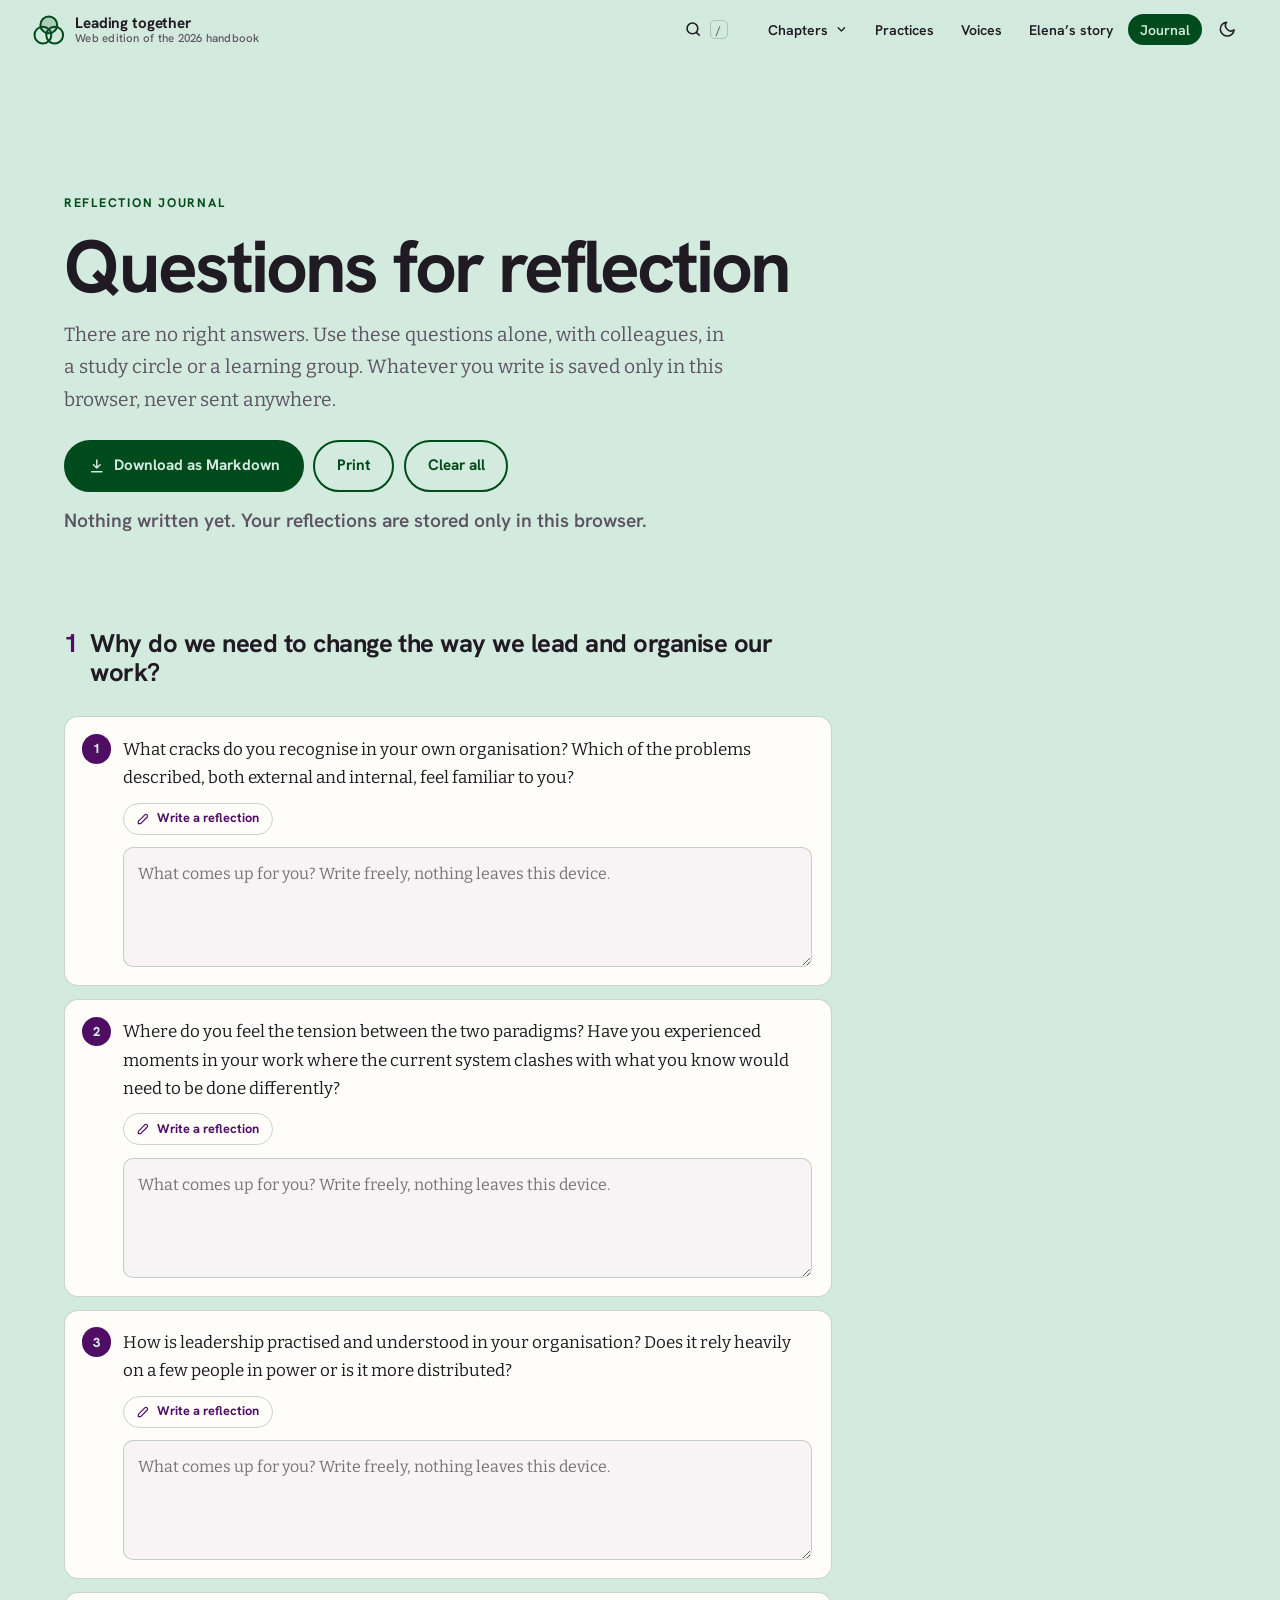
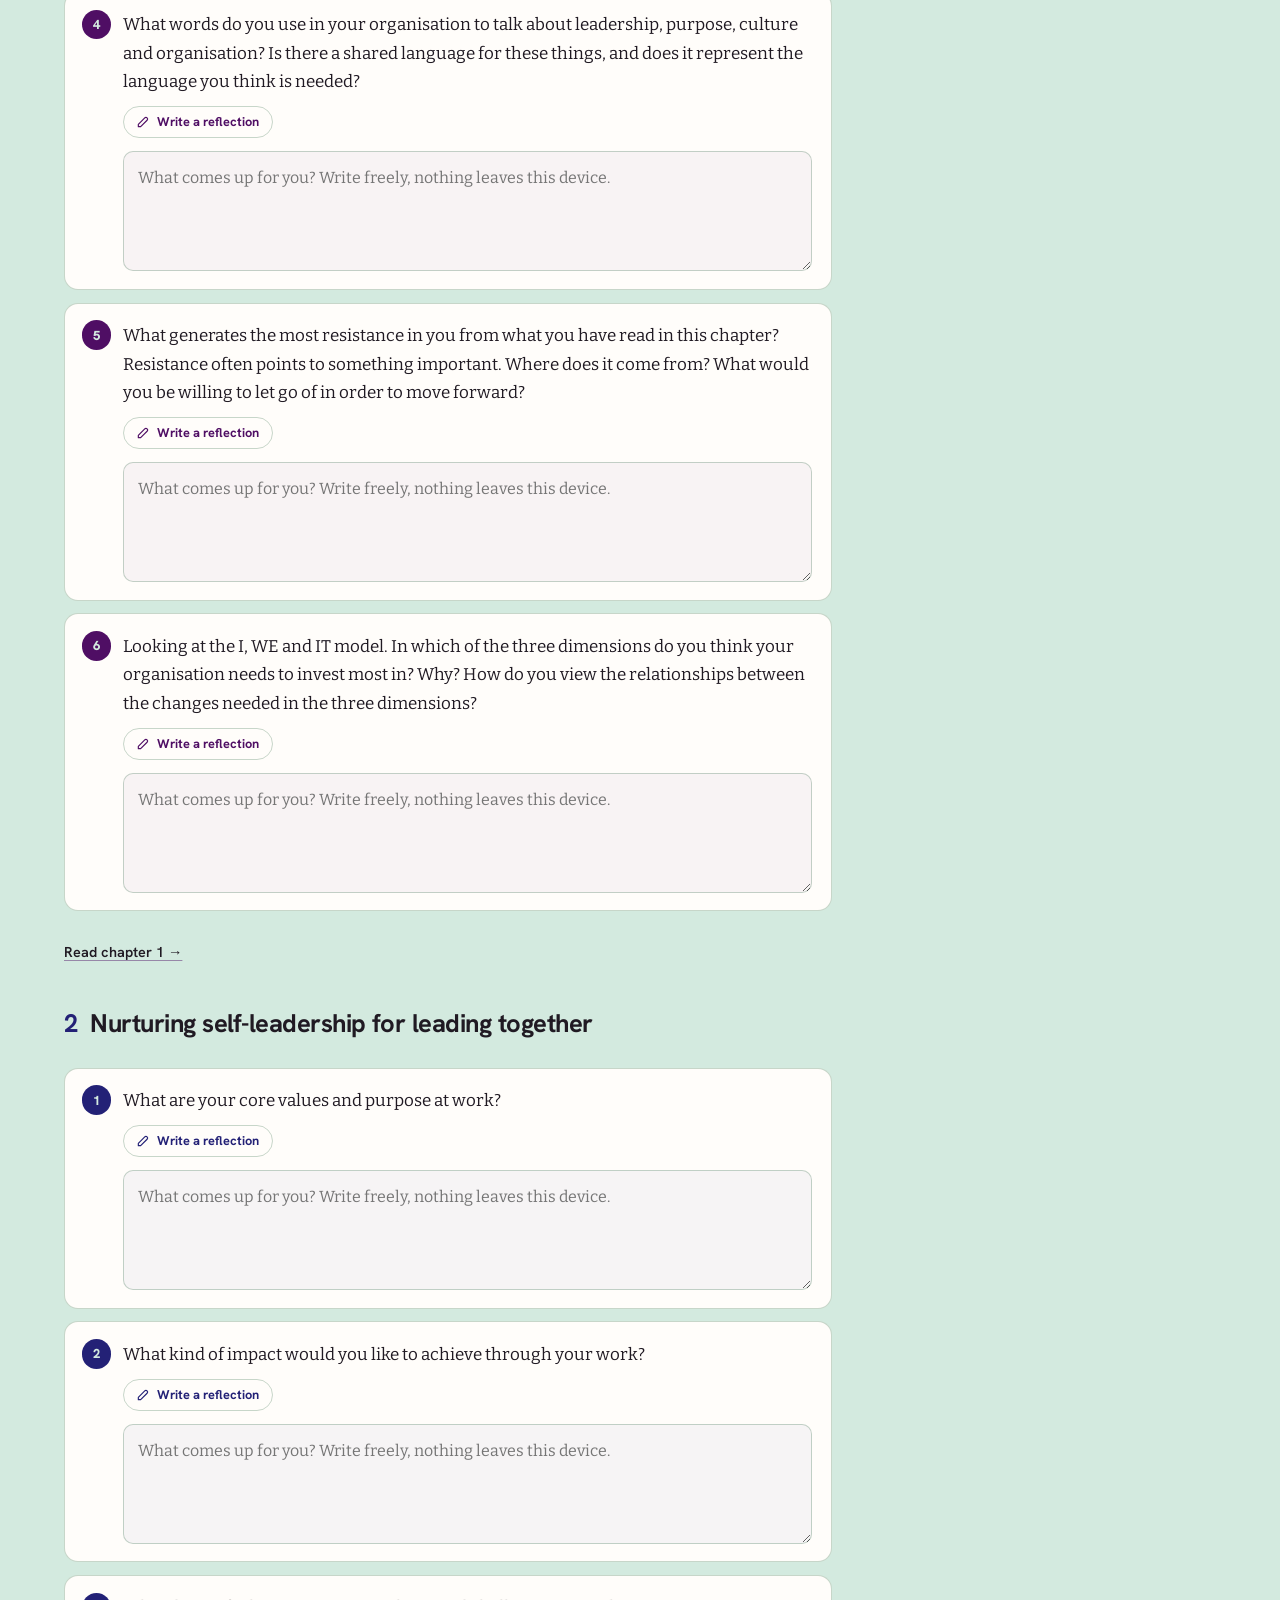
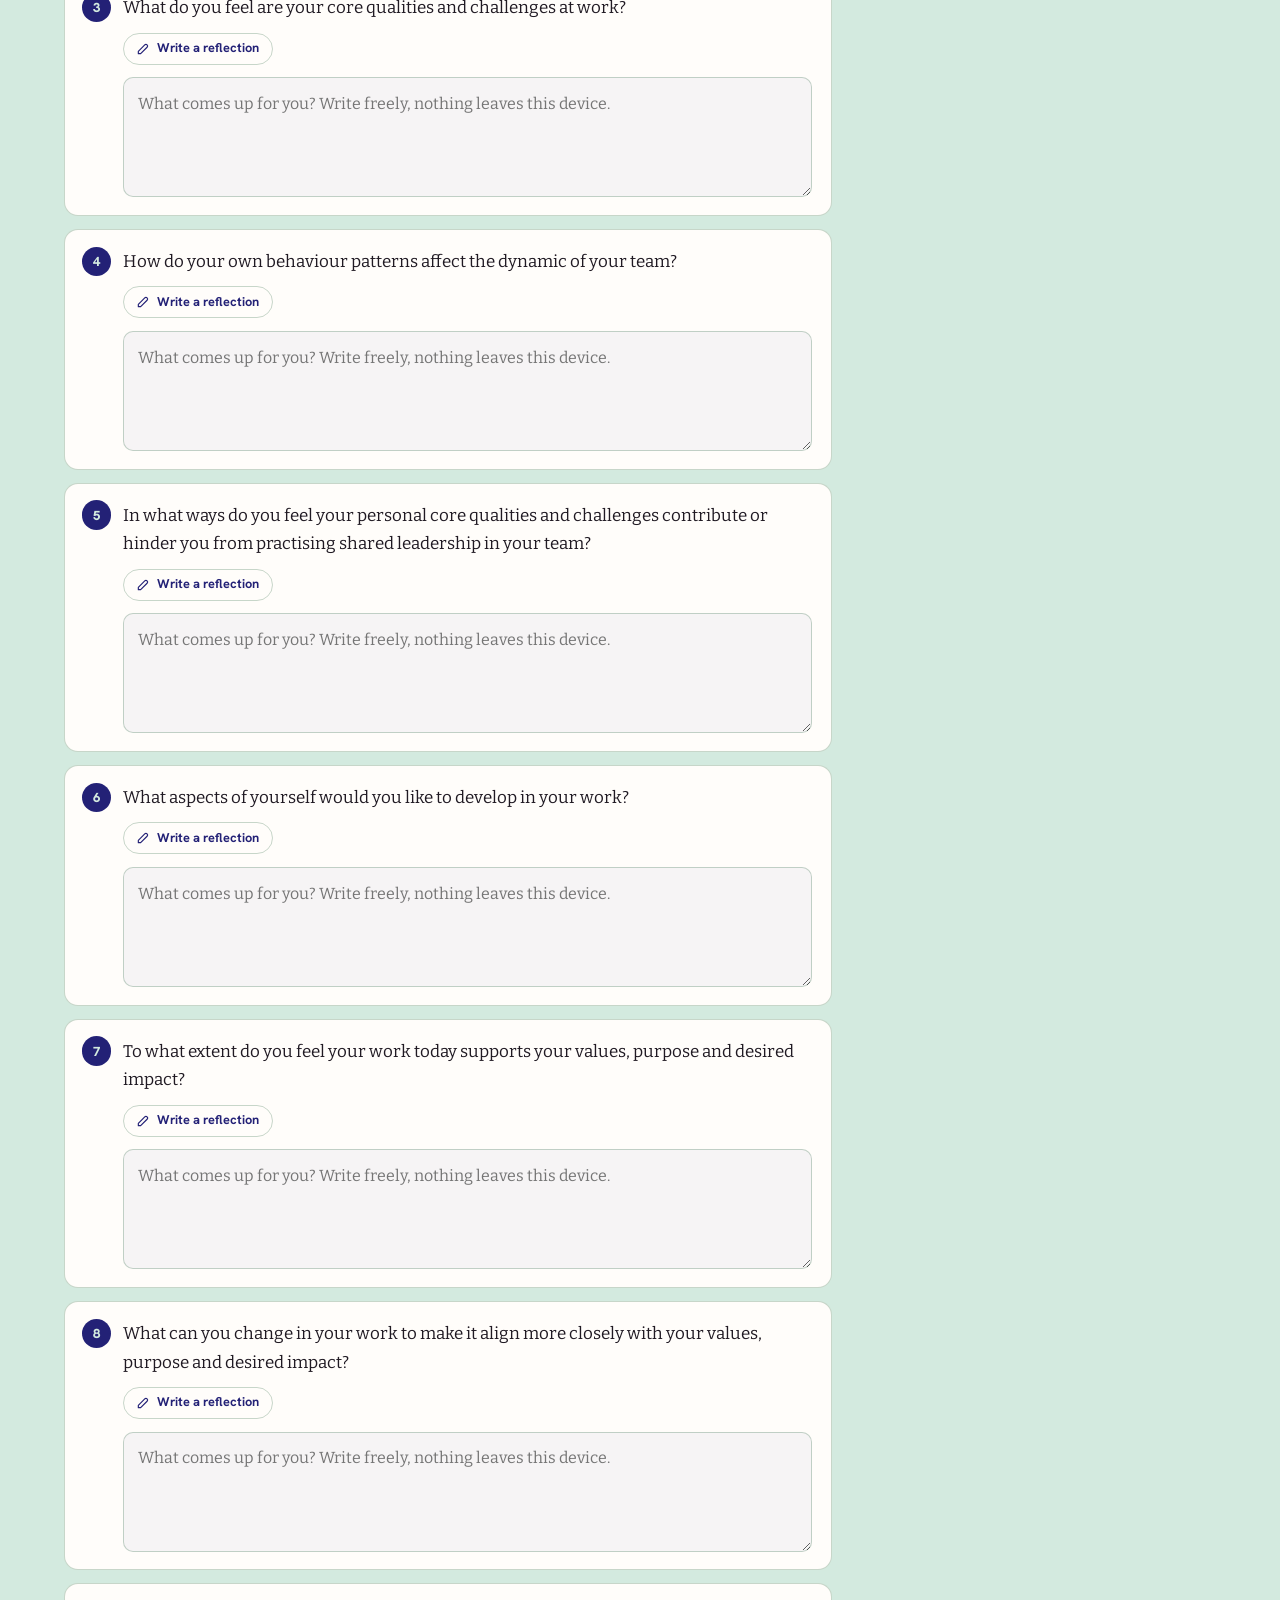
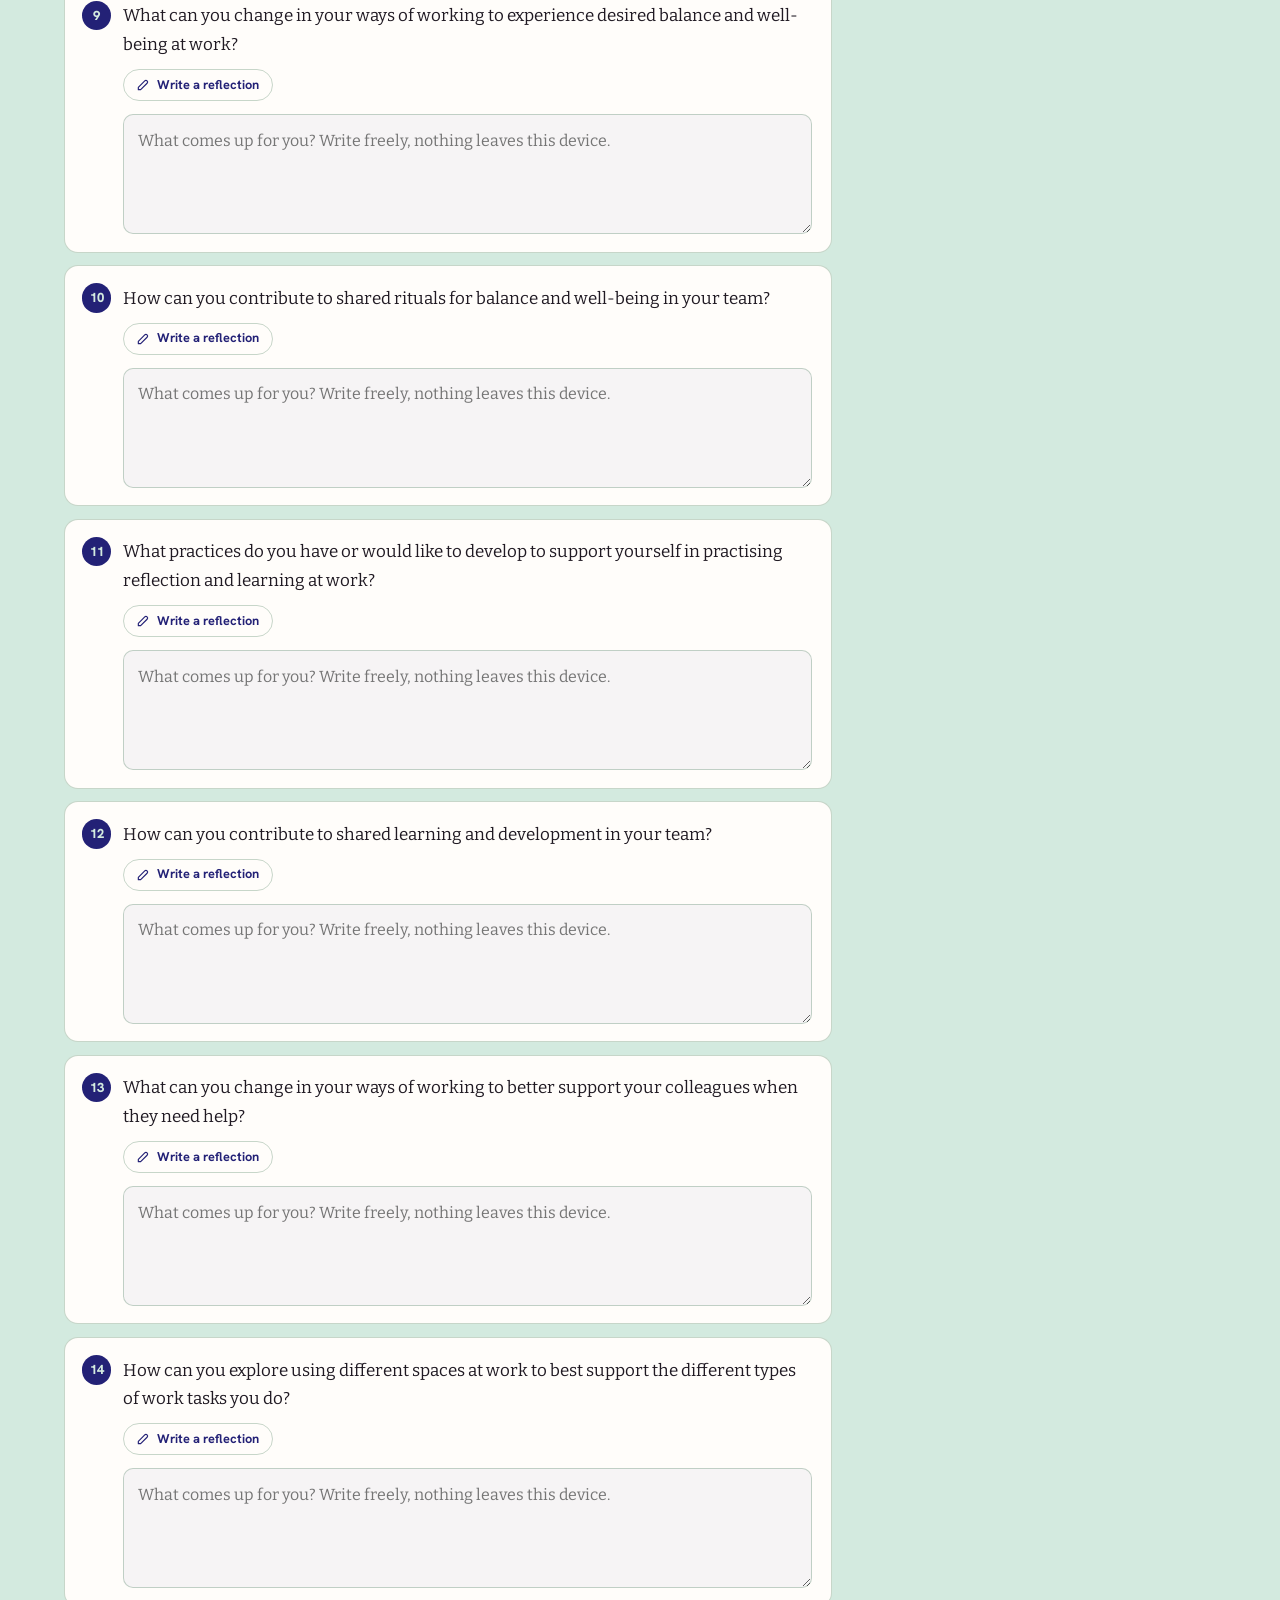
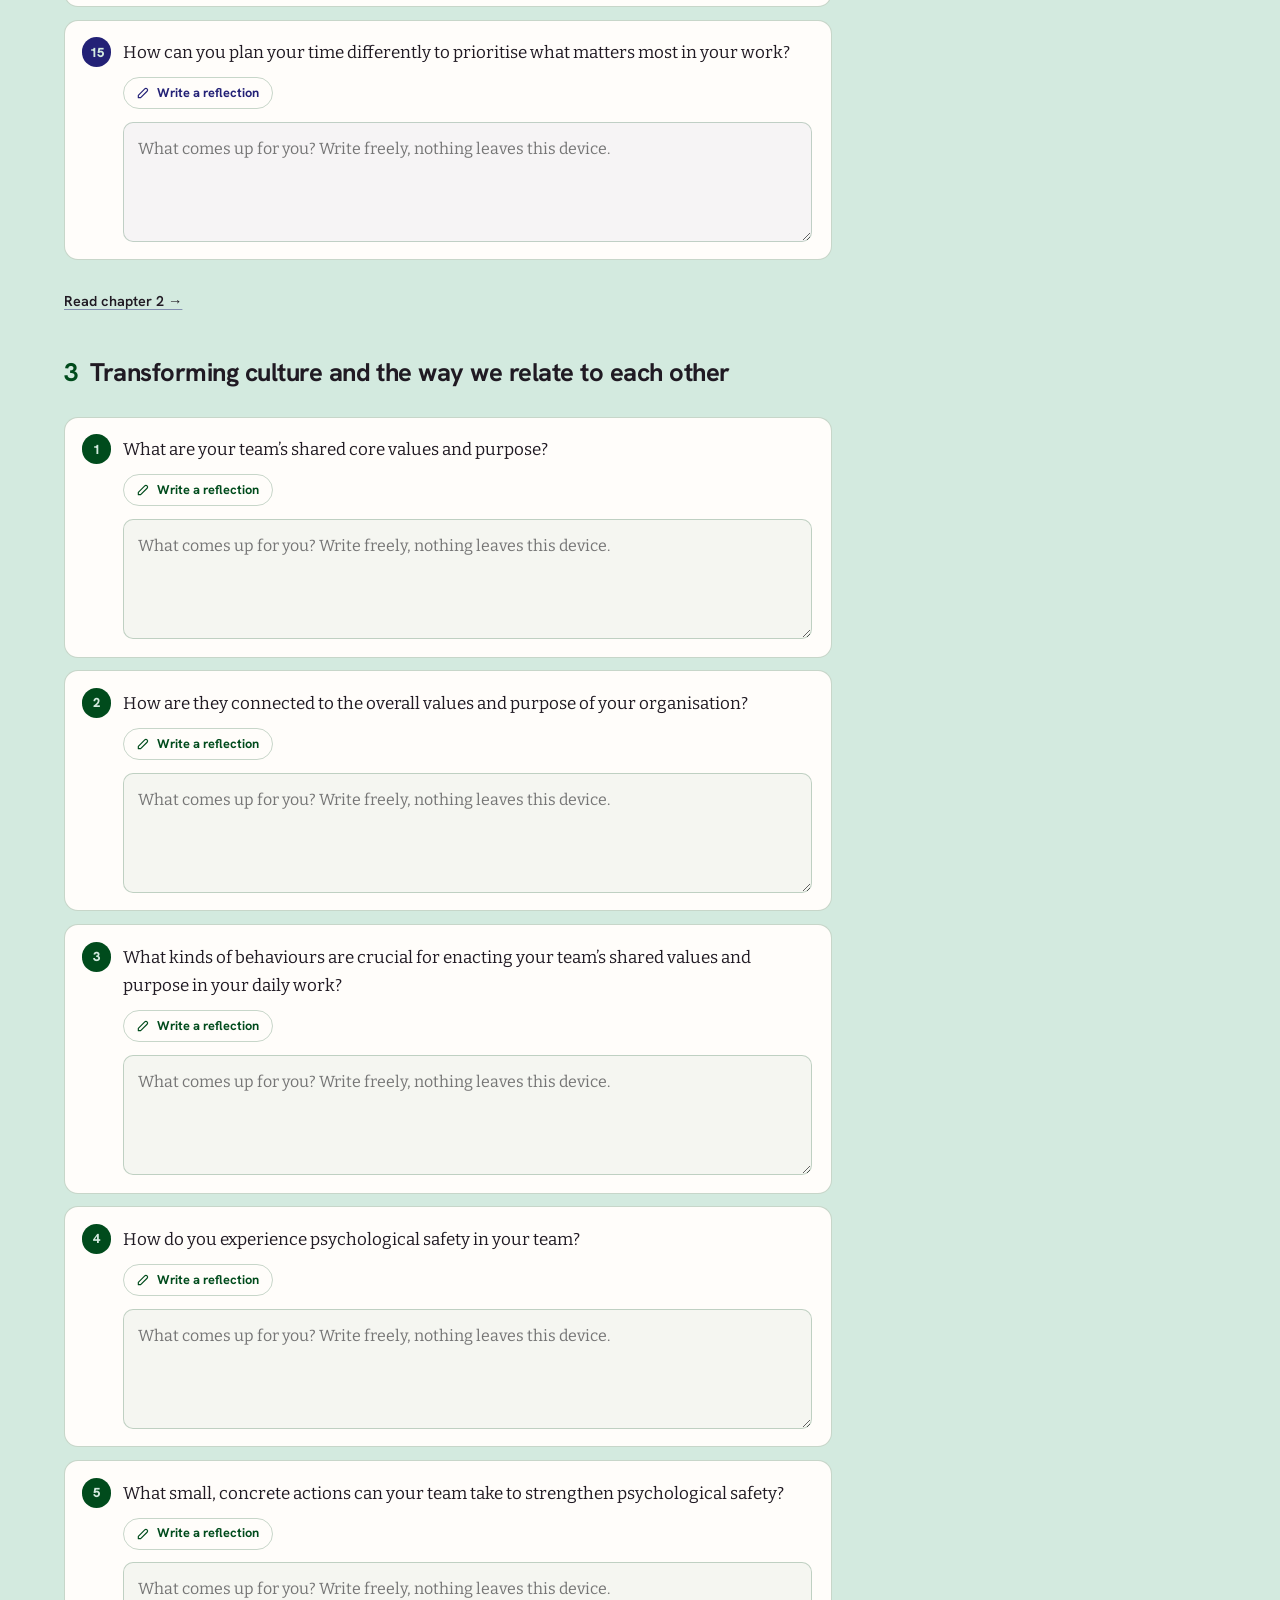
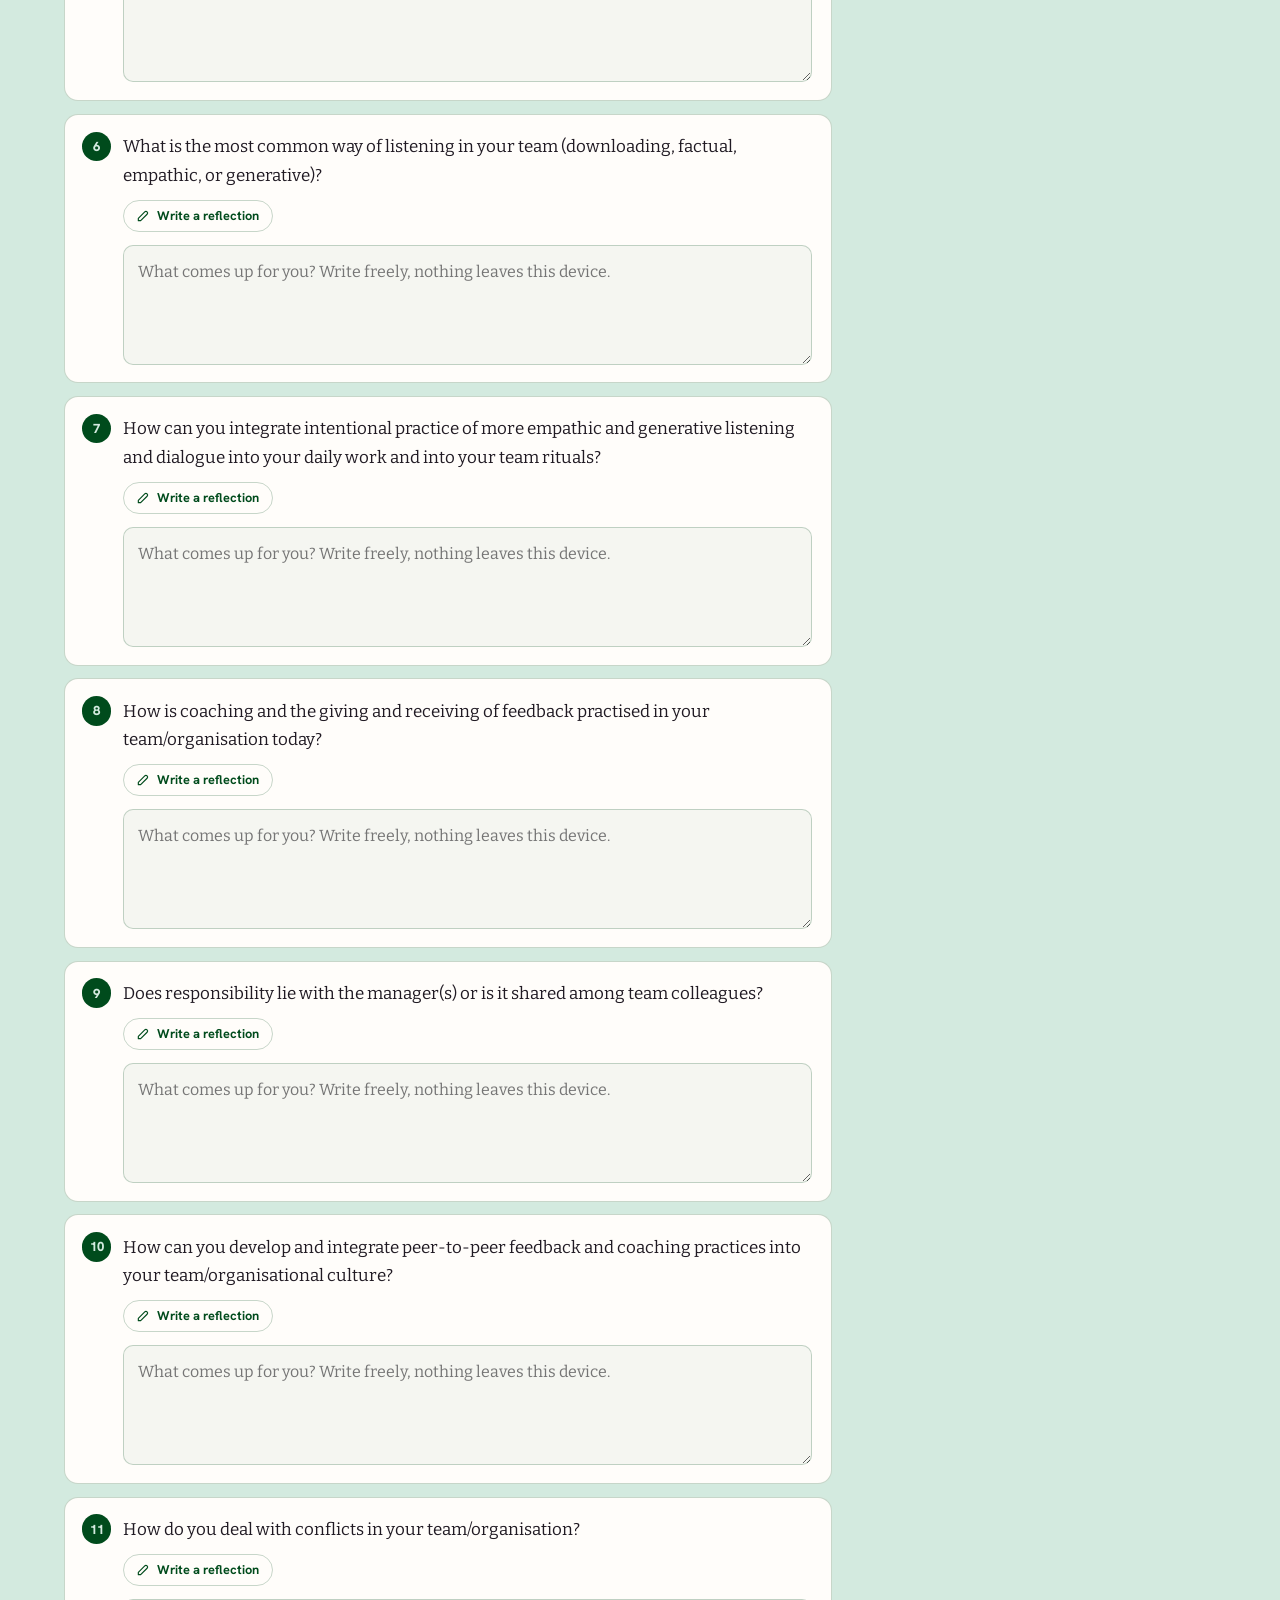
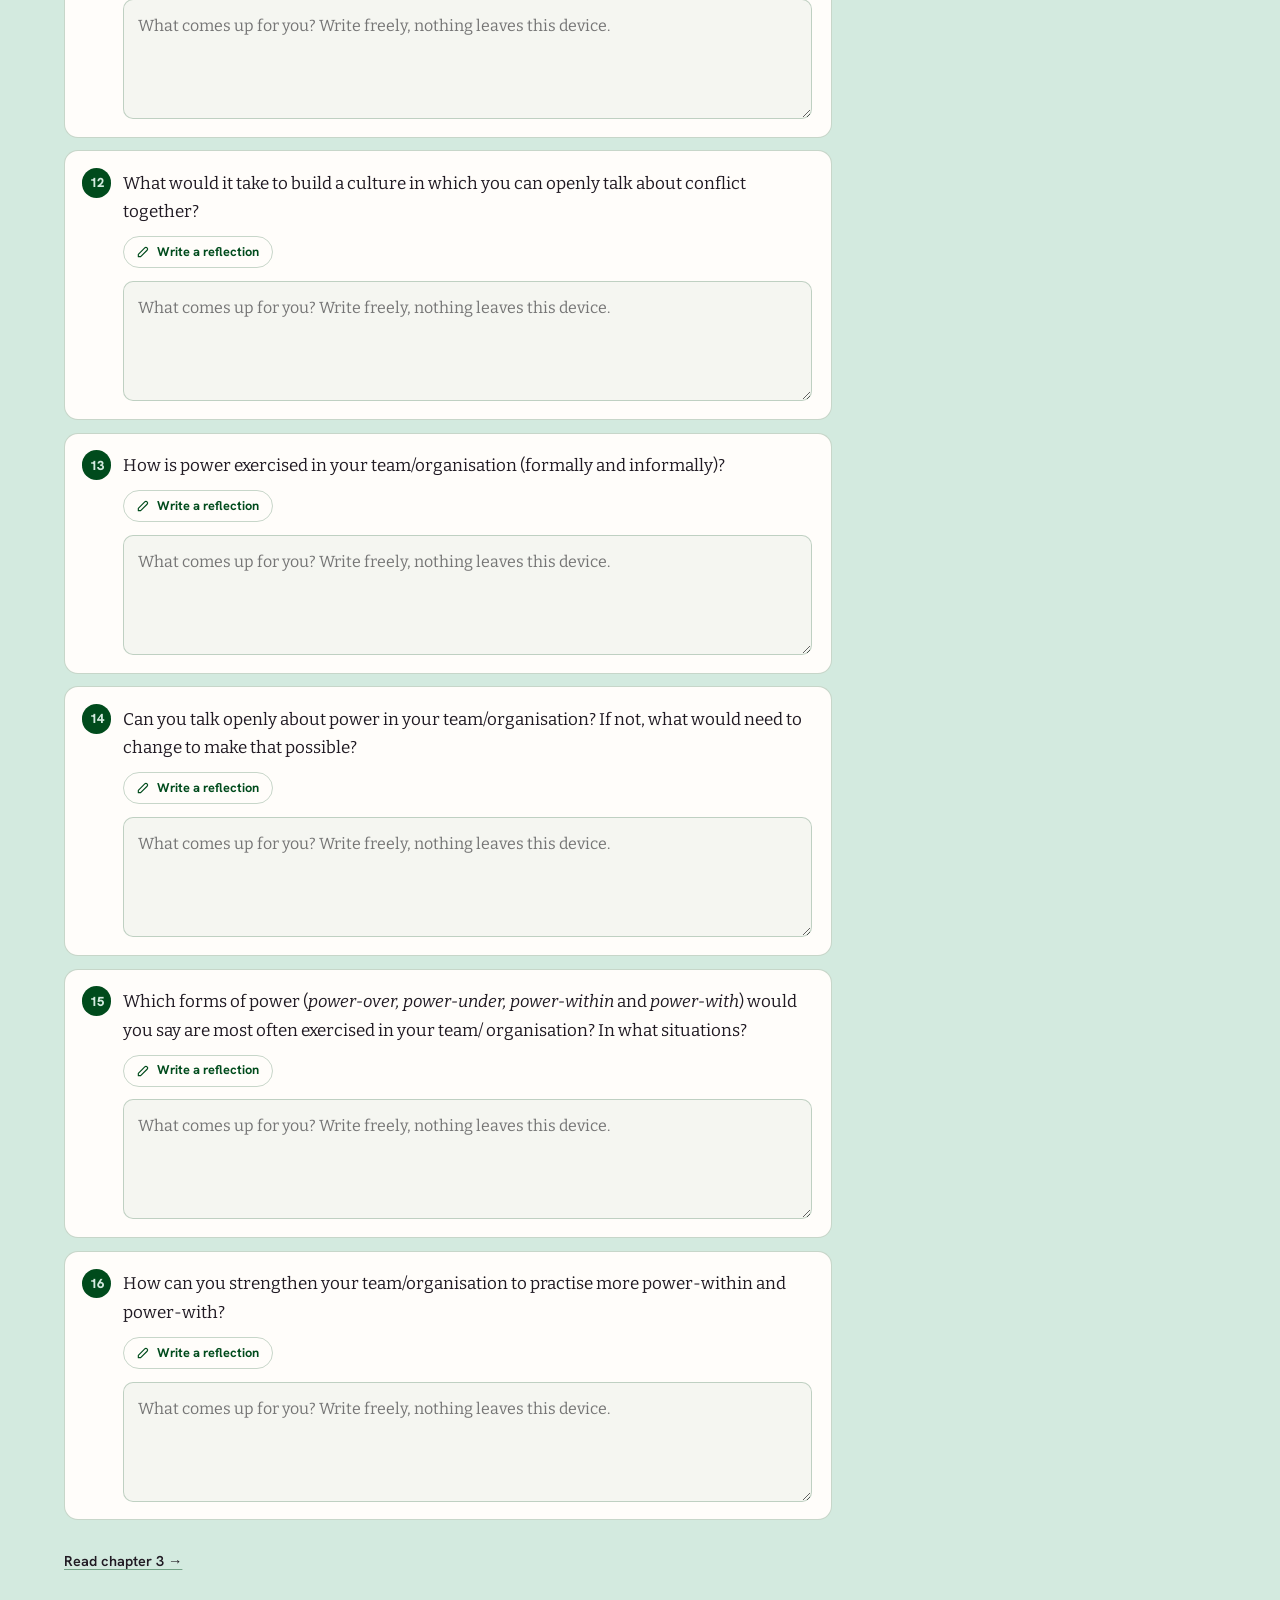
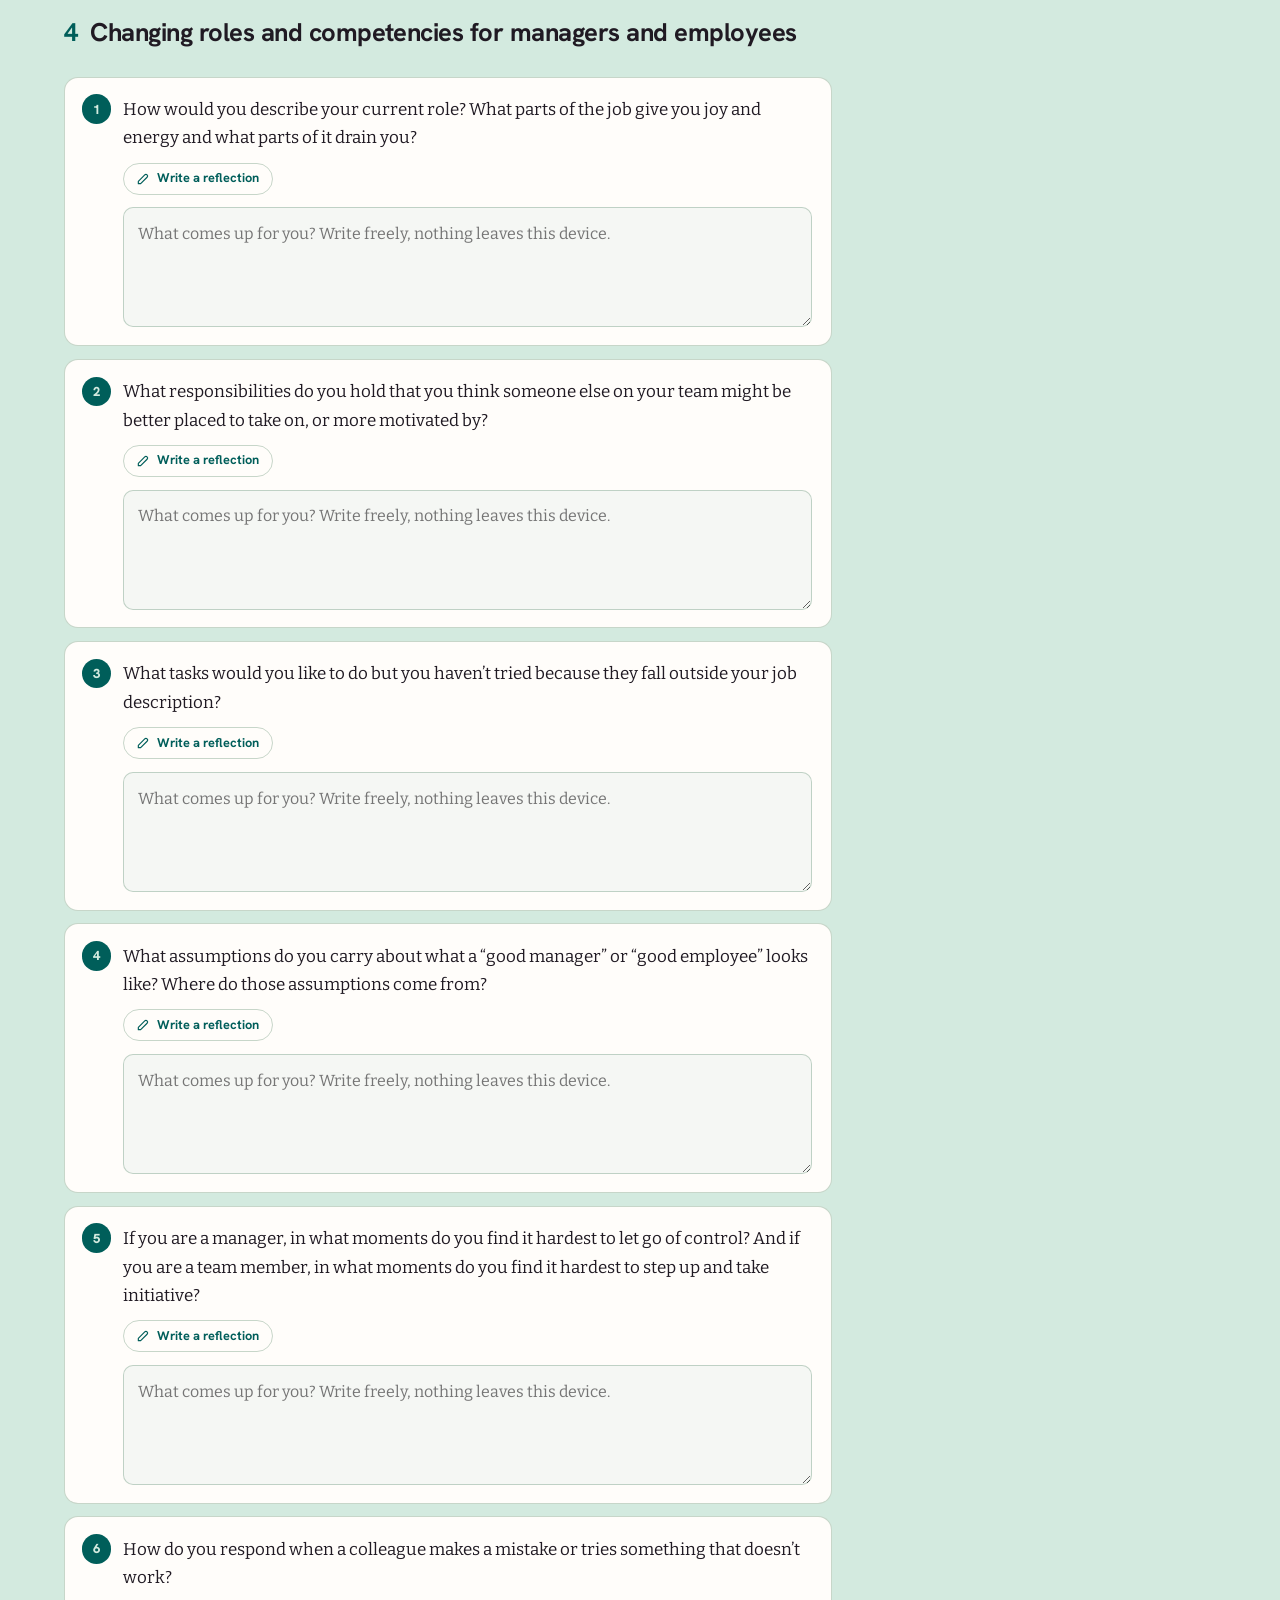
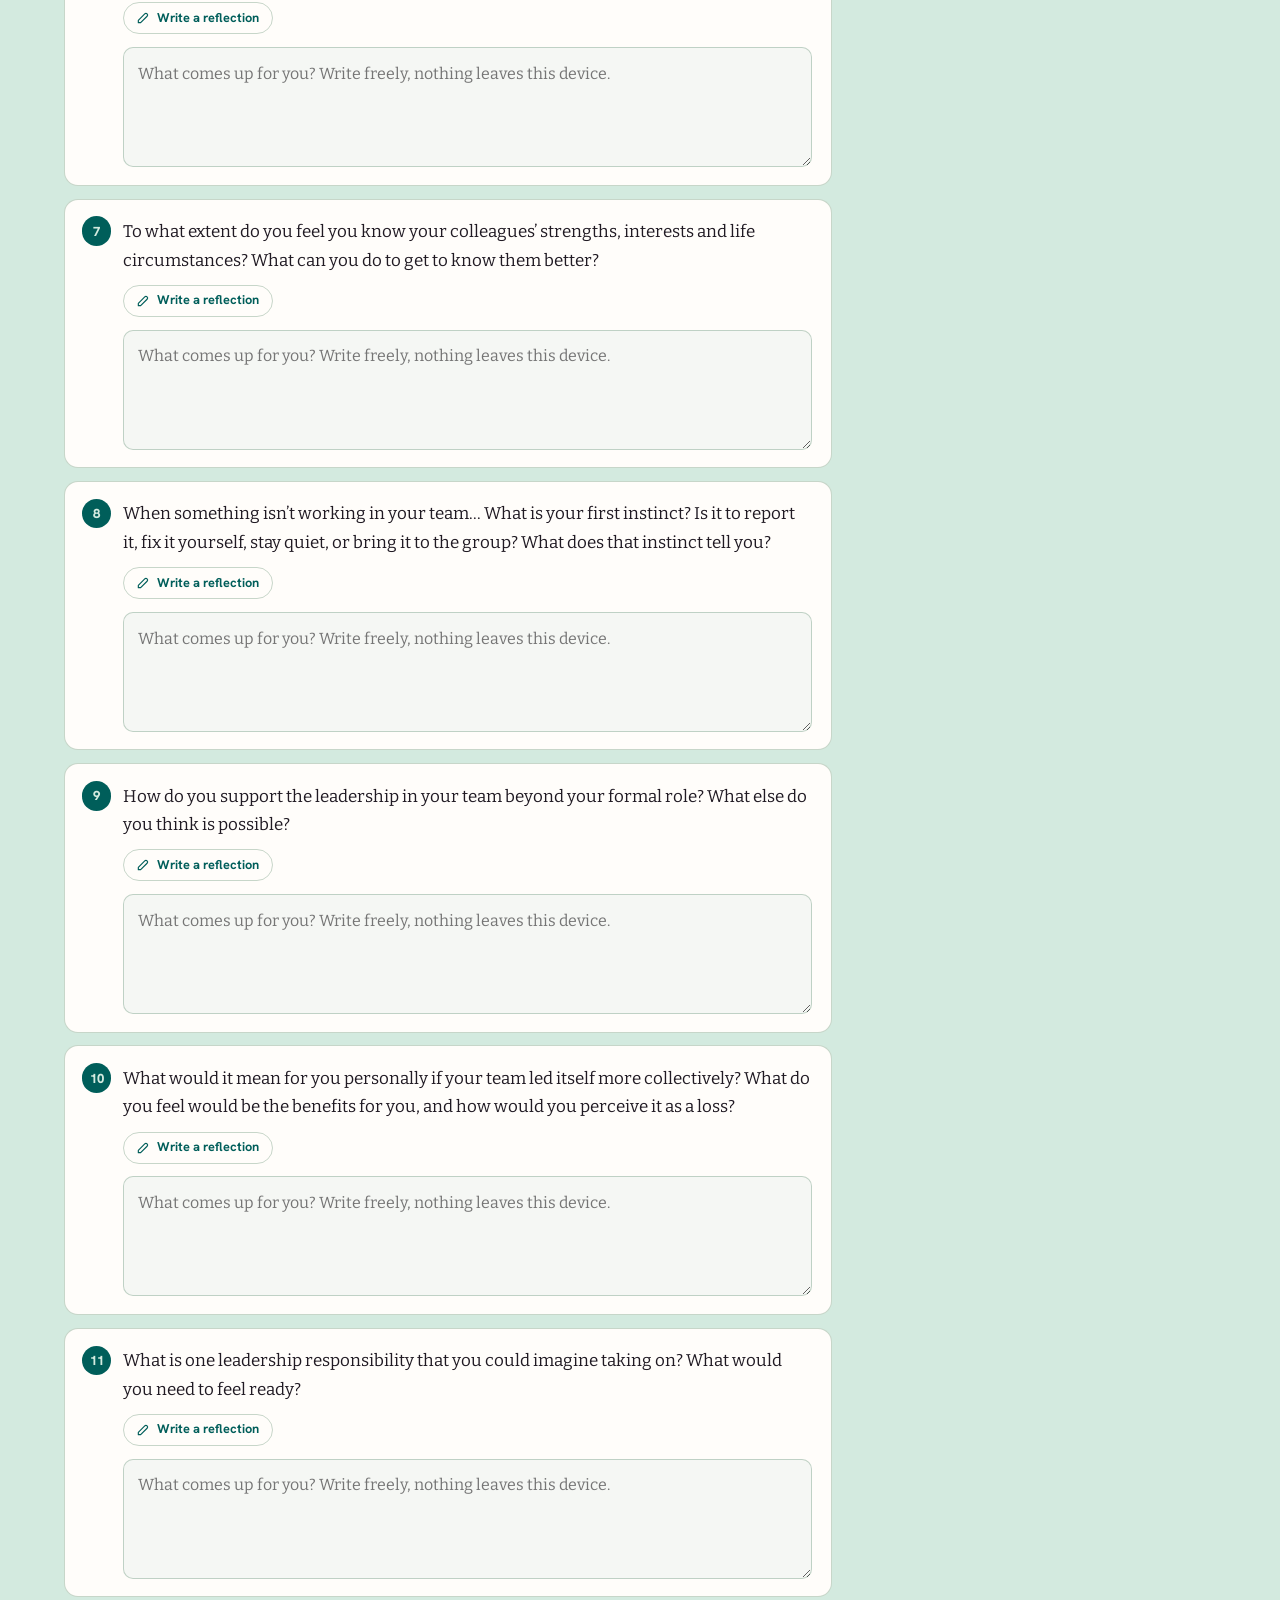
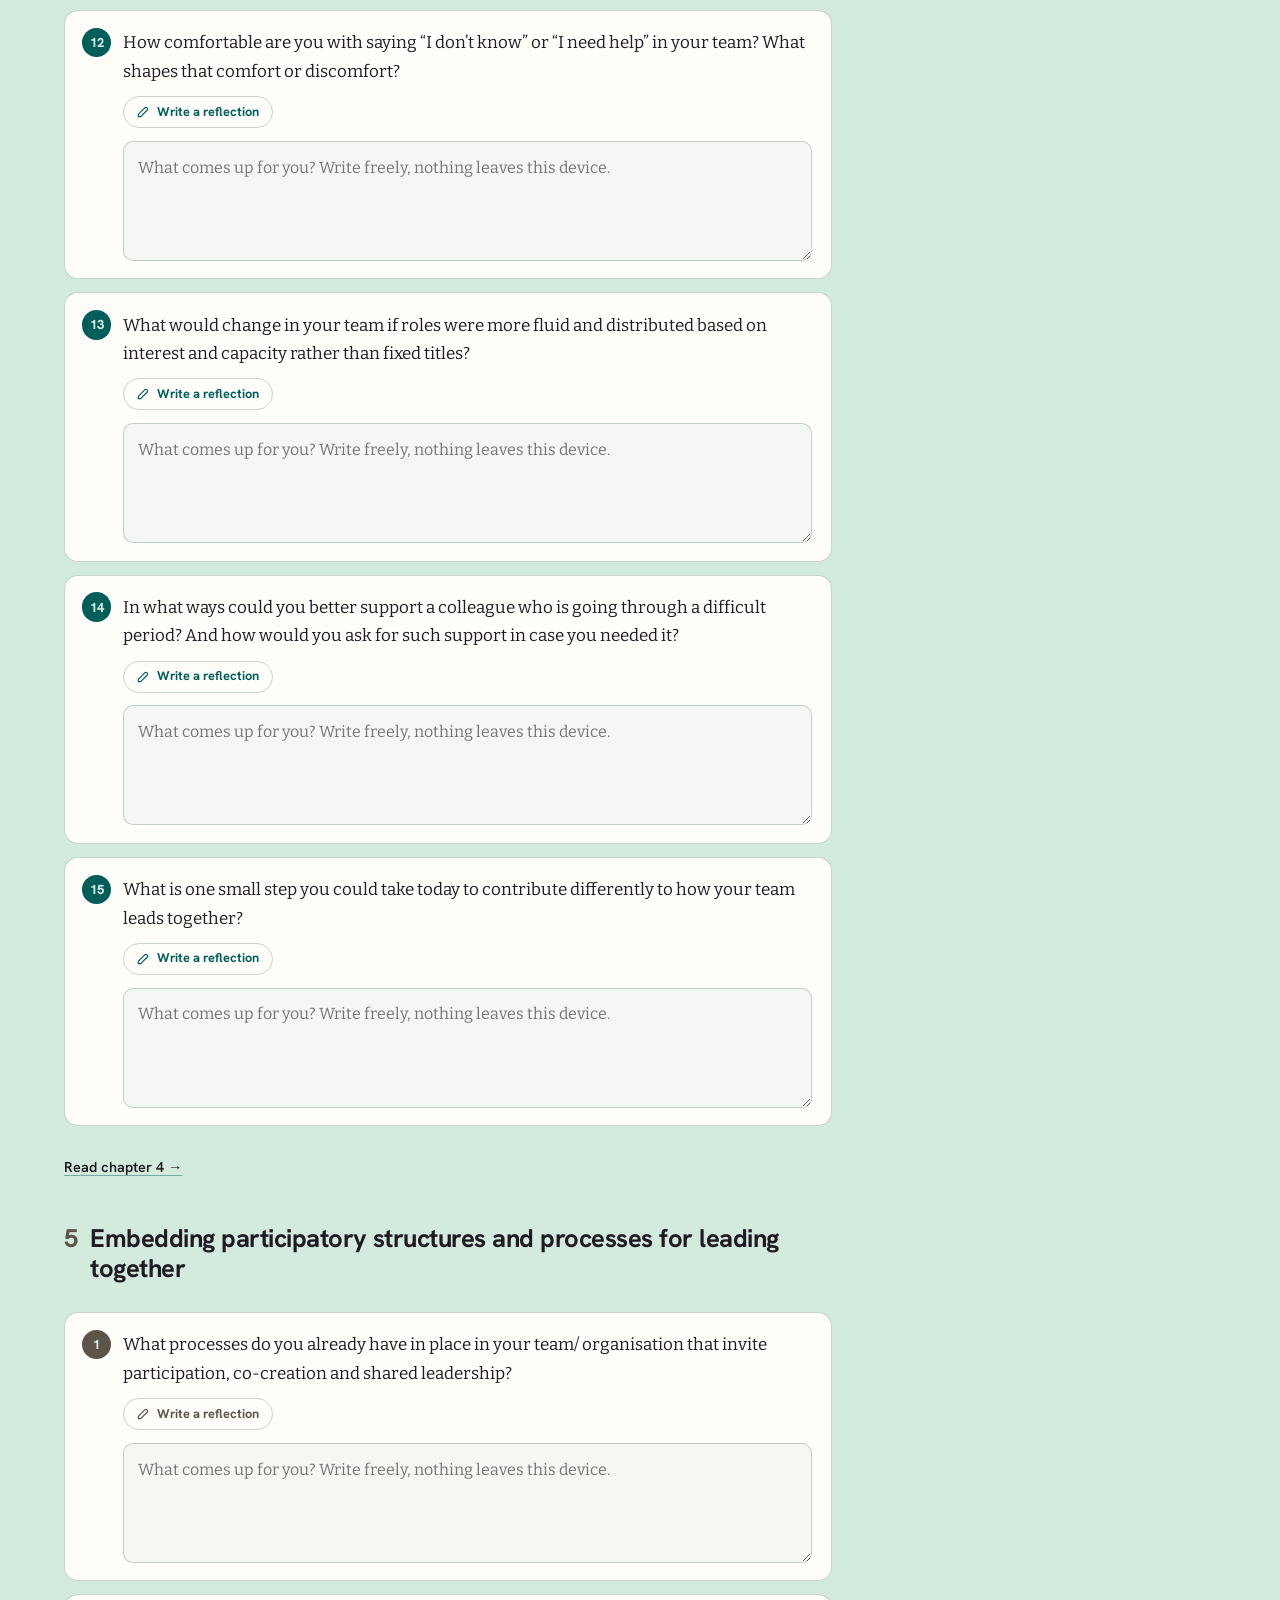
<file: journal.html>
<!doctype html>
<html lang="en">
<head>
<meta charset="utf-8">
<meta name="viewport" content="width=device-width, initial-scale=1">
<title>Reflection journal · Transforming how we lead together</title>
<meta name="description" content="Questions for reflection from every chapter, with a private journal saved in your browser.">
<meta property="og:title" content="Reflection journal · Transforming how we lead together">
<meta property="og:description" content="Questions for reflection from every chapter, with a private journal saved in your browser.">
<meta property="og:type" content="book">
<meta property="og:image" content="assets/og.jpg">
<meta name="twitter:card" content="summary_large_image">
<meta name="theme-color" content="#d3eadf">
<link rel="icon" href="assets/favicon.svg" type="image/svg+xml">
<link rel="preload" href="assets/fonts/bitter-normal-latin.woff2" as="font" type="font/woff2" crossorigin>
<link rel="preload" href="assets/fonts/hanken-grotesk-normal-latin.woff2" as="font" type="font/woff2" crossorigin>
<link rel="stylesheet" href="assets/fonts.css?v=8febec372d">
<link rel="stylesheet" href="assets/style.css?v=8febec372d">
<style>:root{--ink:#004b1c;--paper:#d3eadf;--ink-d:#daede4;--paper-d:#0b1812;--ink-l:#004b1c;--paper-l:#d3eadf}</style>
<script>try{var t=JSON.parse(localStorage.getItem("theme"));if(t)document.documentElement.dataset.theme=t}catch(e){}</script>

</head>
<body data-chapter="">
<a class="skip" href="#main">Skip to content</a>

<header class="topbar">
  <a class="brand" href="index.html" aria-label="Home: Transforming how we lead together"><svg class="brand-mark" viewBox="0 0 40 38" aria-hidden="true"><circle class="c1" cx="20" cy="13" r="10"/><circle class="c2" cx="13" cy="25" r="10"/><circle class="c3" cx="27" cy="25" r="10"/></svg><span>Leading together<small>Web edition of the 2026 handbook</small></span></a>
  <button class="icon-btn search-btn" aria-label="Search the handbook"><svg viewBox="0 0 24 24" fill="none" stroke="currentColor" stroke-width="2" stroke-linecap="round"><circle cx="11" cy="11" r="7"/><path d="m20 20-3.5-3.5"/></svg><kbd>/</kbd></button>
  <nav class="nav" aria-label="Main">
    <div class="chapters-menu">
      <button aria-expanded="false" aria-haspopup="true">Chapters <svg viewBox="0 0 24 24" fill="none" stroke="currentColor" stroke-width="2.4" stroke-linecap="round" stroke-linejoin="round"><path d="m6 9 6 6 6-6"/></svg></button>
      <div class="chapters-pop"><a class="intro" href="introduction.html" style="--c-ink:#4f0e64;--c-paper:#e9d1e5;--c-ink-d:#ecd8e9;--c-paper-d:#1b0c21"><span class="n">i</span><span>Introduction</span></a><a href="chapter-1.html" style="--c-ink:#4f0e64;--c-paper:#e9d1e5;--c-ink-d:#ecd8e9;--c-paper-d:#1b0c21"><span class="n">1</span><span>Why do we need to change the way we lead and organise our work?</span></a><a href="chapter-2.html" style="--c-ink:#232176;--c-paper:#e2d9ed;--c-ink-d:#e6dff0;--c-paper-d:#120f24"><span class="n">2</span><span>Nurturing self-leadership for leading together</span></a><a href="chapter-3.html" style="--c-ink:#004b1c;--c-paper:#d3eadf;--c-ink-d:#daede4;--c-paper-d:#0b1812"><span class="n">3</span><span>Transforming culture and the way we relate to each other</span></a><a href="chapter-4.html" style="--c-ink:#005e5a;--c-paper:#dfeac6;--c-ink-d:#e4edcf;--c-paper-d:#0b1c1f"><span class="n">4</span><span>Changing roles and competencies for managers and employees</span></a><a href="chapter-5.html" style="--c-ink:#5c5349;--c-paper:#f1f3c2;--c-ink-d:#f2f4c5;--c-paper-d:#1e191b"><span class="n">5</span><span>Embedding participatory structures and processes for leading together</span></a><a href="chapter-6.html" style="--c-ink:#700044;--c-paper:#d8cdd6;--c-ink-d:#ded4dc;--c-paper-d:#22091a"><span class="n">6</span><span>Designing and navigating your own transformation journey</span></a></div>
    </div>
    <a href="practices.html">Practices</a>
    <a href="voices.html">Voices</a>
    <a href="elena.html">Elena’s story</a>
    <a href="journal.html" aria-current="page">Journal</a>
    <button class="icon-btn" id="theme-btn" aria-label="Toggle dark mode"><svg viewBox="0 0 24 24" fill="none" stroke="currentColor" stroke-width="2" stroke-linecap="round" stroke-linejoin="round"><path d="M21 12.8A9 9 0 1 1 11.2 3a7 7 0 0 0 9.8 9.8z"/></svg><span class="mobile-only">Dark mode</span></button>
  </nav>
  <button class="icon-btn menu-btn" aria-label="Menu" aria-expanded="false"><svg viewBox="0 0 24 24" fill="none" stroke="currentColor" stroke-width="2" stroke-linecap="round"><path d="M4 7h16M4 12h16M4 17h10"/></svg></button>
</header>
<div class="scrim"></div>
<main id="main">
<header class="page-hero wrap"><span class="kicker">Reflection journal</span><h1>Questions for reflection</h1>
<p>There are no right answers. Use these questions alone, with colleagues, in a study circle or a learning group. Whatever you write is saved only in this browser, never sent anywhere.</p>
<div class="journal-tools"><button class="btn" id="journal-export"><svg viewBox="0 0 24 24" fill="none" stroke="currentColor" stroke-width="2" stroke-linecap="round" stroke-linejoin="round"><path d="M12 4v11m0 0 4.5-4.5M12 15l-4.5-4.5M5 20h14"/></svg> Download as Markdown</button><button class="btn ghost" id="journal-print">Print</button><button class="btn ghost" id="journal-clear">Clear all</button></div>
<p class="journal-stats" style="margin-top:1rem"></p></header>
<div class="wrap" data-journal><div style="max-width:48rem;padding-bottom:4rem"><section class="journal-ch" id="chapter-1" style="--c-ink:#4f0e64;--c-paper:#e9d1e5;--c-ink-d:#ecd8e9;--c-paper-d:#1b0c21"><h2><span>1</span> Why do we need to change the way we lead and organise our work?</h2>
<ol class="questions" data-journal><li class="q" data-qid="ch1-q1"><p>What cracks do you recognise in your own organisation? Which of the problems described, both external and internal, feel familiar to you?</p><div class="q-actions"><button class="reflect" aria-expanded="false"><svg width=14 height=14 viewBox="0 0 24 24" fill="none" stroke="currentColor" stroke-width="2" stroke-linecap="round" stroke-linejoin="round"><path d="M4 20h4L19 9a2.8 2.8 0 0 0-4-4L4 16v4z"/></svg><span>Write a reflection</span></button><span class="saved" aria-live="polite"></span></div><textarea hidden aria-label="Your reflection" placeholder="What comes up for you? Write freely, nothing leaves this device."></textarea></li><li class="q" data-qid="ch1-q2"><p>Where do you feel the tension between the two paradigms? Have you experienced moments in your work where the current system clashes with what you know would need to be done differently?</p><div class="q-actions"><button class="reflect" aria-expanded="false"><svg width=14 height=14 viewBox="0 0 24 24" fill="none" stroke="currentColor" stroke-width="2" stroke-linecap="round" stroke-linejoin="round"><path d="M4 20h4L19 9a2.8 2.8 0 0 0-4-4L4 16v4z"/></svg><span>Write a reflection</span></button><span class="saved" aria-live="polite"></span></div><textarea hidden aria-label="Your reflection" placeholder="What comes up for you? Write freely, nothing leaves this device."></textarea></li><li class="q" data-qid="ch1-q3"><p>How is leadership practised and understood in your organisation? Does it rely heavily on a few people in power or is it more distributed?</p><div class="q-actions"><button class="reflect" aria-expanded="false"><svg width=14 height=14 viewBox="0 0 24 24" fill="none" stroke="currentColor" stroke-width="2" stroke-linecap="round" stroke-linejoin="round"><path d="M4 20h4L19 9a2.8 2.8 0 0 0-4-4L4 16v4z"/></svg><span>Write a reflection</span></button><span class="saved" aria-live="polite"></span></div><textarea hidden aria-label="Your reflection" placeholder="What comes up for you? Write freely, nothing leaves this device."></textarea></li><li class="q" data-qid="ch1-q4"><p>What words do you use in your organisation to talk about leadership, purpose, culture and organisation? Is there a shared language for these things, and does it represent the language you think is needed?</p><div class="q-actions"><button class="reflect" aria-expanded="false"><svg width=14 height=14 viewBox="0 0 24 24" fill="none" stroke="currentColor" stroke-width="2" stroke-linecap="round" stroke-linejoin="round"><path d="M4 20h4L19 9a2.8 2.8 0 0 0-4-4L4 16v4z"/></svg><span>Write a reflection</span></button><span class="saved" aria-live="polite"></span></div><textarea hidden aria-label="Your reflection" placeholder="What comes up for you? Write freely, nothing leaves this device."></textarea></li><li class="q" data-qid="ch1-q5"><p>What generates the most resistance in you from what you have read in this chapter? Resistance often points to something important. Where does it come from? What would you be willing to let go of in order to move forward?</p><div class="q-actions"><button class="reflect" aria-expanded="false"><svg width=14 height=14 viewBox="0 0 24 24" fill="none" stroke="currentColor" stroke-width="2" stroke-linecap="round" stroke-linejoin="round"><path d="M4 20h4L19 9a2.8 2.8 0 0 0-4-4L4 16v4z"/></svg><span>Write a reflection</span></button><span class="saved" aria-live="polite"></span></div><textarea hidden aria-label="Your reflection" placeholder="What comes up for you? Write freely, nothing leaves this device."></textarea></li><li class="q" data-qid="ch1-q6"><p>Looking at the I, WE and IT model. In which of the three dimensions do you think your organisation needs to invest most in? Why? How do you view the relationships between the changes needed in the three dimensions?</p><div class="q-actions"><button class="reflect" aria-expanded="false"><svg width=14 height=14 viewBox="0 0 24 24" fill="none" stroke="currentColor" stroke-width="2" stroke-linecap="round" stroke-linejoin="round"><path d="M4 20h4L19 9a2.8 2.8 0 0 0-4-4L4 16v4z"/></svg><span>Write a reflection</span></button><span class="saved" aria-live="polite"></span></div><textarea hidden aria-label="Your reflection" placeholder="What comes up for you? Write freely, nothing leaves this device."></textarea></li></ol><p style="font:600 .9rem var(--sans)"><a href="chapter-1.html">Read chapter 1 →</a></p></section><section class="journal-ch" id="chapter-2" style="--c-ink:#232176;--c-paper:#e2d9ed;--c-ink-d:#e6dff0;--c-paper-d:#120f24"><h2><span>2</span> Nurturing self-leadership for leading together</h2>
<ol class="questions" data-journal><li class="q" data-qid="ch2-q1"><p>What are your core values and purpose at work?</p><div class="q-actions"><button class="reflect" aria-expanded="false"><svg width=14 height=14 viewBox="0 0 24 24" fill="none" stroke="currentColor" stroke-width="2" stroke-linecap="round" stroke-linejoin="round"><path d="M4 20h4L19 9a2.8 2.8 0 0 0-4-4L4 16v4z"/></svg><span>Write a reflection</span></button><span class="saved" aria-live="polite"></span></div><textarea hidden aria-label="Your reflection" placeholder="What comes up for you? Write freely, nothing leaves this device."></textarea></li><li class="q" data-qid="ch2-q2"><p>What kind of impact would you like to achieve through your work?</p><div class="q-actions"><button class="reflect" aria-expanded="false"><svg width=14 height=14 viewBox="0 0 24 24" fill="none" stroke="currentColor" stroke-width="2" stroke-linecap="round" stroke-linejoin="round"><path d="M4 20h4L19 9a2.8 2.8 0 0 0-4-4L4 16v4z"/></svg><span>Write a reflection</span></button><span class="saved" aria-live="polite"></span></div><textarea hidden aria-label="Your reflection" placeholder="What comes up for you? Write freely, nothing leaves this device."></textarea></li><li class="q" data-qid="ch2-q3"><p>What do you feel are your core qualities and challenges at work?</p><div class="q-actions"><button class="reflect" aria-expanded="false"><svg width=14 height=14 viewBox="0 0 24 24" fill="none" stroke="currentColor" stroke-width="2" stroke-linecap="round" stroke-linejoin="round"><path d="M4 20h4L19 9a2.8 2.8 0 0 0-4-4L4 16v4z"/></svg><span>Write a reflection</span></button><span class="saved" aria-live="polite"></span></div><textarea hidden aria-label="Your reflection" placeholder="What comes up for you? Write freely, nothing leaves this device."></textarea></li><li class="q" data-qid="ch2-q4"><p>How do your own behaviour patterns affect the dynamic of your team?</p><div class="q-actions"><button class="reflect" aria-expanded="false"><svg width=14 height=14 viewBox="0 0 24 24" fill="none" stroke="currentColor" stroke-width="2" stroke-linecap="round" stroke-linejoin="round"><path d="M4 20h4L19 9a2.8 2.8 0 0 0-4-4L4 16v4z"/></svg><span>Write a reflection</span></button><span class="saved" aria-live="polite"></span></div><textarea hidden aria-label="Your reflection" placeholder="What comes up for you? Write freely, nothing leaves this device."></textarea></li><li class="q" data-qid="ch2-q5"><p>In what ways do you feel your personal core qualities and challenges contribute or hinder you from practising shared leadership in your team?</p><div class="q-actions"><button class="reflect" aria-expanded="false"><svg width=14 height=14 viewBox="0 0 24 24" fill="none" stroke="currentColor" stroke-width="2" stroke-linecap="round" stroke-linejoin="round"><path d="M4 20h4L19 9a2.8 2.8 0 0 0-4-4L4 16v4z"/></svg><span>Write a reflection</span></button><span class="saved" aria-live="polite"></span></div><textarea hidden aria-label="Your reflection" placeholder="What comes up for you? Write freely, nothing leaves this device."></textarea></li><li class="q" data-qid="ch2-q6"><p>What aspects of yourself would you like to develop in your work?</p><div class="q-actions"><button class="reflect" aria-expanded="false"><svg width=14 height=14 viewBox="0 0 24 24" fill="none" stroke="currentColor" stroke-width="2" stroke-linecap="round" stroke-linejoin="round"><path d="M4 20h4L19 9a2.8 2.8 0 0 0-4-4L4 16v4z"/></svg><span>Write a reflection</span></button><span class="saved" aria-live="polite"></span></div><textarea hidden aria-label="Your reflection" placeholder="What comes up for you? Write freely, nothing leaves this device."></textarea></li><li class="q" data-qid="ch2-q7"><p>To what extent do you feel your work today supports your values, purpose and desired impact?</p><div class="q-actions"><button class="reflect" aria-expanded="false"><svg width=14 height=14 viewBox="0 0 24 24" fill="none" stroke="currentColor" stroke-width="2" stroke-linecap="round" stroke-linejoin="round"><path d="M4 20h4L19 9a2.8 2.8 0 0 0-4-4L4 16v4z"/></svg><span>Write a reflection</span></button><span class="saved" aria-live="polite"></span></div><textarea hidden aria-label="Your reflection" placeholder="What comes up for you? Write freely, nothing leaves this device."></textarea></li><li class="q" data-qid="ch2-q8"><p>What can you change in your work to make it align more closely with your values, purpose and desired impact?</p><div class="q-actions"><button class="reflect" aria-expanded="false"><svg width=14 height=14 viewBox="0 0 24 24" fill="none" stroke="currentColor" stroke-width="2" stroke-linecap="round" stroke-linejoin="round"><path d="M4 20h4L19 9a2.8 2.8 0 0 0-4-4L4 16v4z"/></svg><span>Write a reflection</span></button><span class="saved" aria-live="polite"></span></div><textarea hidden aria-label="Your reflection" placeholder="What comes up for you? Write freely, nothing leaves this device."></textarea></li><li class="q" data-qid="ch2-q9"><p>What can you change in your ways of working to experience desired balance and well-being at work?</p><div class="q-actions"><button class="reflect" aria-expanded="false"><svg width=14 height=14 viewBox="0 0 24 24" fill="none" stroke="currentColor" stroke-width="2" stroke-linecap="round" stroke-linejoin="round"><path d="M4 20h4L19 9a2.8 2.8 0 0 0-4-4L4 16v4z"/></svg><span>Write a reflection</span></button><span class="saved" aria-live="polite"></span></div><textarea hidden aria-label="Your reflection" placeholder="What comes up for you? Write freely, nothing leaves this device."></textarea></li><li class="q" data-qid="ch2-q10"><p>How can you contribute to shared rituals for balance and well-being in your team?</p><div class="q-actions"><button class="reflect" aria-expanded="false"><svg width=14 height=14 viewBox="0 0 24 24" fill="none" stroke="currentColor" stroke-width="2" stroke-linecap="round" stroke-linejoin="round"><path d="M4 20h4L19 9a2.8 2.8 0 0 0-4-4L4 16v4z"/></svg><span>Write a reflection</span></button><span class="saved" aria-live="polite"></span></div><textarea hidden aria-label="Your reflection" placeholder="What comes up for you? Write freely, nothing leaves this device."></textarea></li><li class="q" data-qid="ch2-q11"><p>What practices do you have or would like to develop to support yourself in practising reflection and learning at work?</p><div class="q-actions"><button class="reflect" aria-expanded="false"><svg width=14 height=14 viewBox="0 0 24 24" fill="none" stroke="currentColor" stroke-width="2" stroke-linecap="round" stroke-linejoin="round"><path d="M4 20h4L19 9a2.8 2.8 0 0 0-4-4L4 16v4z"/></svg><span>Write a reflection</span></button><span class="saved" aria-live="polite"></span></div><textarea hidden aria-label="Your reflection" placeholder="What comes up for you? Write freely, nothing leaves this device."></textarea></li><li class="q" data-qid="ch2-q12"><p>How can you contribute to shared learning and development in your team?</p><div class="q-actions"><button class="reflect" aria-expanded="false"><svg width=14 height=14 viewBox="0 0 24 24" fill="none" stroke="currentColor" stroke-width="2" stroke-linecap="round" stroke-linejoin="round"><path d="M4 20h4L19 9a2.8 2.8 0 0 0-4-4L4 16v4z"/></svg><span>Write a reflection</span></button><span class="saved" aria-live="polite"></span></div><textarea hidden aria-label="Your reflection" placeholder="What comes up for you? Write freely, nothing leaves this device."></textarea></li><li class="q" data-qid="ch2-q13"><p>What can you change in your ways of working to better support your colleagues when they need help?</p><div class="q-actions"><button class="reflect" aria-expanded="false"><svg width=14 height=14 viewBox="0 0 24 24" fill="none" stroke="currentColor" stroke-width="2" stroke-linecap="round" stroke-linejoin="round"><path d="M4 20h4L19 9a2.8 2.8 0 0 0-4-4L4 16v4z"/></svg><span>Write a reflection</span></button><span class="saved" aria-live="polite"></span></div><textarea hidden aria-label="Your reflection" placeholder="What comes up for you? Write freely, nothing leaves this device."></textarea></li><li class="q" data-qid="ch2-q14"><p>How can you explore using different spaces at work to best support the different types of work tasks you do?</p><div class="q-actions"><button class="reflect" aria-expanded="false"><svg width=14 height=14 viewBox="0 0 24 24" fill="none" stroke="currentColor" stroke-width="2" stroke-linecap="round" stroke-linejoin="round"><path d="M4 20h4L19 9a2.8 2.8 0 0 0-4-4L4 16v4z"/></svg><span>Write a reflection</span></button><span class="saved" aria-live="polite"></span></div><textarea hidden aria-label="Your reflection" placeholder="What comes up for you? Write freely, nothing leaves this device."></textarea></li><li class="q" data-qid="ch2-q15"><p>How can you plan your time differently to prioritise what matters most in your work?</p><div class="q-actions"><button class="reflect" aria-expanded="false"><svg width=14 height=14 viewBox="0 0 24 24" fill="none" stroke="currentColor" stroke-width="2" stroke-linecap="round" stroke-linejoin="round"><path d="M4 20h4L19 9a2.8 2.8 0 0 0-4-4L4 16v4z"/></svg><span>Write a reflection</span></button><span class="saved" aria-live="polite"></span></div><textarea hidden aria-label="Your reflection" placeholder="What comes up for you? Write freely, nothing leaves this device."></textarea></li></ol><p style="font:600 .9rem var(--sans)"><a href="chapter-2.html">Read chapter 2 →</a></p></section><section class="journal-ch" id="chapter-3" style="--c-ink:#004b1c;--c-paper:#d3eadf;--c-ink-d:#daede4;--c-paper-d:#0b1812"><h2><span>3</span> Transforming culture and the way we relate to each other</h2>
<ol class="questions" data-journal><li class="q" data-qid="ch3-q1"><p>What are your team’s shared core values and purpose?</p><div class="q-actions"><button class="reflect" aria-expanded="false"><svg width=14 height=14 viewBox="0 0 24 24" fill="none" stroke="currentColor" stroke-width="2" stroke-linecap="round" stroke-linejoin="round"><path d="M4 20h4L19 9a2.8 2.8 0 0 0-4-4L4 16v4z"/></svg><span>Write a reflection</span></button><span class="saved" aria-live="polite"></span></div><textarea hidden aria-label="Your reflection" placeholder="What comes up for you? Write freely, nothing leaves this device."></textarea></li><li class="q" data-qid="ch3-q2"><p>How are they connected to the overall values and purpose of your organisation?</p><div class="q-actions"><button class="reflect" aria-expanded="false"><svg width=14 height=14 viewBox="0 0 24 24" fill="none" stroke="currentColor" stroke-width="2" stroke-linecap="round" stroke-linejoin="round"><path d="M4 20h4L19 9a2.8 2.8 0 0 0-4-4L4 16v4z"/></svg><span>Write a reflection</span></button><span class="saved" aria-live="polite"></span></div><textarea hidden aria-label="Your reflection" placeholder="What comes up for you? Write freely, nothing leaves this device."></textarea></li><li class="q" data-qid="ch3-q3"><p>What kinds of behaviours are crucial for enacting your team’s shared values and purpose in your daily work?</p><div class="q-actions"><button class="reflect" aria-expanded="false"><svg width=14 height=14 viewBox="0 0 24 24" fill="none" stroke="currentColor" stroke-width="2" stroke-linecap="round" stroke-linejoin="round"><path d="M4 20h4L19 9a2.8 2.8 0 0 0-4-4L4 16v4z"/></svg><span>Write a reflection</span></button><span class="saved" aria-live="polite"></span></div><textarea hidden aria-label="Your reflection" placeholder="What comes up for you? Write freely, nothing leaves this device."></textarea></li><li class="q" data-qid="ch3-q4"><p>How do you experience psychological safety in your team?</p><div class="q-actions"><button class="reflect" aria-expanded="false"><svg width=14 height=14 viewBox="0 0 24 24" fill="none" stroke="currentColor" stroke-width="2" stroke-linecap="round" stroke-linejoin="round"><path d="M4 20h4L19 9a2.8 2.8 0 0 0-4-4L4 16v4z"/></svg><span>Write a reflection</span></button><span class="saved" aria-live="polite"></span></div><textarea hidden aria-label="Your reflection" placeholder="What comes up for you? Write freely, nothing leaves this device."></textarea></li><li class="q" data-qid="ch3-q5"><p>What small, concrete actions can your team take to strengthen psychological safety?</p><div class="q-actions"><button class="reflect" aria-expanded="false"><svg width=14 height=14 viewBox="0 0 24 24" fill="none" stroke="currentColor" stroke-width="2" stroke-linecap="round" stroke-linejoin="round"><path d="M4 20h4L19 9a2.8 2.8 0 0 0-4-4L4 16v4z"/></svg><span>Write a reflection</span></button><span class="saved" aria-live="polite"></span></div><textarea hidden aria-label="Your reflection" placeholder="What comes up for you? Write freely, nothing leaves this device."></textarea></li><li class="q" data-qid="ch3-q6"><p>What is the most common way of listening in your team (downloading, factual, empathic, or generative)?</p><div class="q-actions"><button class="reflect" aria-expanded="false"><svg width=14 height=14 viewBox="0 0 24 24" fill="none" stroke="currentColor" stroke-width="2" stroke-linecap="round" stroke-linejoin="round"><path d="M4 20h4L19 9a2.8 2.8 0 0 0-4-4L4 16v4z"/></svg><span>Write a reflection</span></button><span class="saved" aria-live="polite"></span></div><textarea hidden aria-label="Your reflection" placeholder="What comes up for you? Write freely, nothing leaves this device."></textarea></li><li class="q" data-qid="ch3-q7"><p>How can you integrate intentional practice of more empathic and generative listening and dialogue into your daily work and into your team rituals?</p><div class="q-actions"><button class="reflect" aria-expanded="false"><svg width=14 height=14 viewBox="0 0 24 24" fill="none" stroke="currentColor" stroke-width="2" stroke-linecap="round" stroke-linejoin="round"><path d="M4 20h4L19 9a2.8 2.8 0 0 0-4-4L4 16v4z"/></svg><span>Write a reflection</span></button><span class="saved" aria-live="polite"></span></div><textarea hidden aria-label="Your reflection" placeholder="What comes up for you? Write freely, nothing leaves this device."></textarea></li><li class="q" data-qid="ch3-q8"><p>How is coaching and the giving and receiving of feedback practised in your team/organisation today?</p><div class="q-actions"><button class="reflect" aria-expanded="false"><svg width=14 height=14 viewBox="0 0 24 24" fill="none" stroke="currentColor" stroke-width="2" stroke-linecap="round" stroke-linejoin="round"><path d="M4 20h4L19 9a2.8 2.8 0 0 0-4-4L4 16v4z"/></svg><span>Write a reflection</span></button><span class="saved" aria-live="polite"></span></div><textarea hidden aria-label="Your reflection" placeholder="What comes up for you? Write freely, nothing leaves this device."></textarea></li><li class="q" data-qid="ch3-q9"><p>Does responsibility lie with the manager(s) or is it shared among team colleagues?</p><div class="q-actions"><button class="reflect" aria-expanded="false"><svg width=14 height=14 viewBox="0 0 24 24" fill="none" stroke="currentColor" stroke-width="2" stroke-linecap="round" stroke-linejoin="round"><path d="M4 20h4L19 9a2.8 2.8 0 0 0-4-4L4 16v4z"/></svg><span>Write a reflection</span></button><span class="saved" aria-live="polite"></span></div><textarea hidden aria-label="Your reflection" placeholder="What comes up for you? Write freely, nothing leaves this device."></textarea></li><li class="q" data-qid="ch3-q10"><p>How can you develop and integrate peer-to-peer feedback and coaching practices into your team/organisational culture?</p><div class="q-actions"><button class="reflect" aria-expanded="false"><svg width=14 height=14 viewBox="0 0 24 24" fill="none" stroke="currentColor" stroke-width="2" stroke-linecap="round" stroke-linejoin="round"><path d="M4 20h4L19 9a2.8 2.8 0 0 0-4-4L4 16v4z"/></svg><span>Write a reflection</span></button><span class="saved" aria-live="polite"></span></div><textarea hidden aria-label="Your reflection" placeholder="What comes up for you? Write freely, nothing leaves this device."></textarea></li><li class="q" data-qid="ch3-q11"><p>How do you deal with conflicts in your team/organisation?</p><div class="q-actions"><button class="reflect" aria-expanded="false"><svg width=14 height=14 viewBox="0 0 24 24" fill="none" stroke="currentColor" stroke-width="2" stroke-linecap="round" stroke-linejoin="round"><path d="M4 20h4L19 9a2.8 2.8 0 0 0-4-4L4 16v4z"/></svg><span>Write a reflection</span></button><span class="saved" aria-live="polite"></span></div><textarea hidden aria-label="Your reflection" placeholder="What comes up for you? Write freely, nothing leaves this device."></textarea></li><li class="q" data-qid="ch3-q12"><p>What would it take to build a culture in which you can openly talk about conflict together?</p><div class="q-actions"><button class="reflect" aria-expanded="false"><svg width=14 height=14 viewBox="0 0 24 24" fill="none" stroke="currentColor" stroke-width="2" stroke-linecap="round" stroke-linejoin="round"><path d="M4 20h4L19 9a2.8 2.8 0 0 0-4-4L4 16v4z"/></svg><span>Write a reflection</span></button><span class="saved" aria-live="polite"></span></div><textarea hidden aria-label="Your reflection" placeholder="What comes up for you? Write freely, nothing leaves this device."></textarea></li><li class="q" data-qid="ch3-q13"><p>How is power exercised in your team/organisation (formally and informally)?</p><div class="q-actions"><button class="reflect" aria-expanded="false"><svg width=14 height=14 viewBox="0 0 24 24" fill="none" stroke="currentColor" stroke-width="2" stroke-linecap="round" stroke-linejoin="round"><path d="M4 20h4L19 9a2.8 2.8 0 0 0-4-4L4 16v4z"/></svg><span>Write a reflection</span></button><span class="saved" aria-live="polite"></span></div><textarea hidden aria-label="Your reflection" placeholder="What comes up for you? Write freely, nothing leaves this device."></textarea></li><li class="q" data-qid="ch3-q14"><p>Can you talk openly about power in your team/organisation? If not, what would need to change to make that possible?</p><div class="q-actions"><button class="reflect" aria-expanded="false"><svg width=14 height=14 viewBox="0 0 24 24" fill="none" stroke="currentColor" stroke-width="2" stroke-linecap="round" stroke-linejoin="round"><path d="M4 20h4L19 9a2.8 2.8 0 0 0-4-4L4 16v4z"/></svg><span>Write a reflection</span></button><span class="saved" aria-live="polite"></span></div><textarea hidden aria-label="Your reflection" placeholder="What comes up for you? Write freely, nothing leaves this device."></textarea></li><li class="q" data-qid="ch3-q15"><p>Which forms of power (<em>power-over, power-under, power-within</em> and <em>power-with</em>) would you say are most often exercised in your team/ organisation? In what situations?</p><div class="q-actions"><button class="reflect" aria-expanded="false"><svg width=14 height=14 viewBox="0 0 24 24" fill="none" stroke="currentColor" stroke-width="2" stroke-linecap="round" stroke-linejoin="round"><path d="M4 20h4L19 9a2.8 2.8 0 0 0-4-4L4 16v4z"/></svg><span>Write a reflection</span></button><span class="saved" aria-live="polite"></span></div><textarea hidden aria-label="Your reflection" placeholder="What comes up for you? Write freely, nothing leaves this device."></textarea></li><li class="q" data-qid="ch3-q16"><p>How can you strengthen your team/organisation to practise more power-within and power-with?</p><div class="q-actions"><button class="reflect" aria-expanded="false"><svg width=14 height=14 viewBox="0 0 24 24" fill="none" stroke="currentColor" stroke-width="2" stroke-linecap="round" stroke-linejoin="round"><path d="M4 20h4L19 9a2.8 2.8 0 0 0-4-4L4 16v4z"/></svg><span>Write a reflection</span></button><span class="saved" aria-live="polite"></span></div><textarea hidden aria-label="Your reflection" placeholder="What comes up for you? Write freely, nothing leaves this device."></textarea></li></ol><p style="font:600 .9rem var(--sans)"><a href="chapter-3.html">Read chapter 3 →</a></p></section><section class="journal-ch" id="chapter-4" style="--c-ink:#005e5a;--c-paper:#dfeac6;--c-ink-d:#e4edcf;--c-paper-d:#0b1c1f"><h2><span>4</span> Changing roles and competencies for managers and employees</h2>
<ol class="questions" data-journal><li class="q" data-qid="ch4-q1"><p>How would you describe your current role? What parts of the job give you joy and energy and what parts of it drain you?</p><div class="q-actions"><button class="reflect" aria-expanded="false"><svg width=14 height=14 viewBox="0 0 24 24" fill="none" stroke="currentColor" stroke-width="2" stroke-linecap="round" stroke-linejoin="round"><path d="M4 20h4L19 9a2.8 2.8 0 0 0-4-4L4 16v4z"/></svg><span>Write a reflection</span></button><span class="saved" aria-live="polite"></span></div><textarea hidden aria-label="Your reflection" placeholder="What comes up for you? Write freely, nothing leaves this device."></textarea></li><li class="q" data-qid="ch4-q2"><p>What responsibilities do you hold that you think someone else on your team might be better placed to take on, or more motivated by?</p><div class="q-actions"><button class="reflect" aria-expanded="false"><svg width=14 height=14 viewBox="0 0 24 24" fill="none" stroke="currentColor" stroke-width="2" stroke-linecap="round" stroke-linejoin="round"><path d="M4 20h4L19 9a2.8 2.8 0 0 0-4-4L4 16v4z"/></svg><span>Write a reflection</span></button><span class="saved" aria-live="polite"></span></div><textarea hidden aria-label="Your reflection" placeholder="What comes up for you? Write freely, nothing leaves this device."></textarea></li><li class="q" data-qid="ch4-q3"><p>What tasks would you like to do but you haven’t tried because they fall outside your job description?</p><div class="q-actions"><button class="reflect" aria-expanded="false"><svg width=14 height=14 viewBox="0 0 24 24" fill="none" stroke="currentColor" stroke-width="2" stroke-linecap="round" stroke-linejoin="round"><path d="M4 20h4L19 9a2.8 2.8 0 0 0-4-4L4 16v4z"/></svg><span>Write a reflection</span></button><span class="saved" aria-live="polite"></span></div><textarea hidden aria-label="Your reflection" placeholder="What comes up for you? Write freely, nothing leaves this device."></textarea></li><li class="q" data-qid="ch4-q4"><p>What assumptions do you carry about what a “good manager” or “good employee” looks like? Where do those assumptions come from?</p><div class="q-actions"><button class="reflect" aria-expanded="false"><svg width=14 height=14 viewBox="0 0 24 24" fill="none" stroke="currentColor" stroke-width="2" stroke-linecap="round" stroke-linejoin="round"><path d="M4 20h4L19 9a2.8 2.8 0 0 0-4-4L4 16v4z"/></svg><span>Write a reflection</span></button><span class="saved" aria-live="polite"></span></div><textarea hidden aria-label="Your reflection" placeholder="What comes up for you? Write freely, nothing leaves this device."></textarea></li><li class="q" data-qid="ch4-q5"><p>If you are a manager, in what moments do you find it hardest to let go of control? And if you are a team member, in what moments do you find it hardest to step up and take initiative?</p><div class="q-actions"><button class="reflect" aria-expanded="false"><svg width=14 height=14 viewBox="0 0 24 24" fill="none" stroke="currentColor" stroke-width="2" stroke-linecap="round" stroke-linejoin="round"><path d="M4 20h4L19 9a2.8 2.8 0 0 0-4-4L4 16v4z"/></svg><span>Write a reflection</span></button><span class="saved" aria-live="polite"></span></div><textarea hidden aria-label="Your reflection" placeholder="What comes up for you? Write freely, nothing leaves this device."></textarea></li><li class="q" data-qid="ch4-q6"><p>How do you respond when a colleague makes a mistake or tries something that doesn’t work?</p><div class="q-actions"><button class="reflect" aria-expanded="false"><svg width=14 height=14 viewBox="0 0 24 24" fill="none" stroke="currentColor" stroke-width="2" stroke-linecap="round" stroke-linejoin="round"><path d="M4 20h4L19 9a2.8 2.8 0 0 0-4-4L4 16v4z"/></svg><span>Write a reflection</span></button><span class="saved" aria-live="polite"></span></div><textarea hidden aria-label="Your reflection" placeholder="What comes up for you? Write freely, nothing leaves this device."></textarea></li><li class="q" data-qid="ch4-q7"><p>To what extent do you feel you know your colleagues’ strengths, interests and life circumstances? What can you do to get to know them better?</p><div class="q-actions"><button class="reflect" aria-expanded="false"><svg width=14 height=14 viewBox="0 0 24 24" fill="none" stroke="currentColor" stroke-width="2" stroke-linecap="round" stroke-linejoin="round"><path d="M4 20h4L19 9a2.8 2.8 0 0 0-4-4L4 16v4z"/></svg><span>Write a reflection</span></button><span class="saved" aria-live="polite"></span></div><textarea hidden aria-label="Your reflection" placeholder="What comes up for you? Write freely, nothing leaves this device."></textarea></li><li class="q" data-qid="ch4-q8"><p>When something isn’t working in your team... What is your first instinct? Is it to report it, fix it yourself, stay quiet, or bring it to the group? What does that instinct tell you?</p><div class="q-actions"><button class="reflect" aria-expanded="false"><svg width=14 height=14 viewBox="0 0 24 24" fill="none" stroke="currentColor" stroke-width="2" stroke-linecap="round" stroke-linejoin="round"><path d="M4 20h4L19 9a2.8 2.8 0 0 0-4-4L4 16v4z"/></svg><span>Write a reflection</span></button><span class="saved" aria-live="polite"></span></div><textarea hidden aria-label="Your reflection" placeholder="What comes up for you? Write freely, nothing leaves this device."></textarea></li><li class="q" data-qid="ch4-q9"><p>How do you support the leadership in your team beyond your formal role? What else do you think is possible?</p><div class="q-actions"><button class="reflect" aria-expanded="false"><svg width=14 height=14 viewBox="0 0 24 24" fill="none" stroke="currentColor" stroke-width="2" stroke-linecap="round" stroke-linejoin="round"><path d="M4 20h4L19 9a2.8 2.8 0 0 0-4-4L4 16v4z"/></svg><span>Write a reflection</span></button><span class="saved" aria-live="polite"></span></div><textarea hidden aria-label="Your reflection" placeholder="What comes up for you? Write freely, nothing leaves this device."></textarea></li><li class="q" data-qid="ch4-q10"><p>What would it mean for you personally if your team led itself more collectively? What do you feel would be the benefits for you, and how would you perceive it as a loss?</p><div class="q-actions"><button class="reflect" aria-expanded="false"><svg width=14 height=14 viewBox="0 0 24 24" fill="none" stroke="currentColor" stroke-width="2" stroke-linecap="round" stroke-linejoin="round"><path d="M4 20h4L19 9a2.8 2.8 0 0 0-4-4L4 16v4z"/></svg><span>Write a reflection</span></button><span class="saved" aria-live="polite"></span></div><textarea hidden aria-label="Your reflection" placeholder="What comes up for you? Write freely, nothing leaves this device."></textarea></li><li class="q" data-qid="ch4-q11"><p>What is one leadership responsibility that you could imagine taking on? What would you need to feel ready?</p><div class="q-actions"><button class="reflect" aria-expanded="false"><svg width=14 height=14 viewBox="0 0 24 24" fill="none" stroke="currentColor" stroke-width="2" stroke-linecap="round" stroke-linejoin="round"><path d="M4 20h4L19 9a2.8 2.8 0 0 0-4-4L4 16v4z"/></svg><span>Write a reflection</span></button><span class="saved" aria-live="polite"></span></div><textarea hidden aria-label="Your reflection" placeholder="What comes up for you? Write freely, nothing leaves this device."></textarea></li><li class="q" data-qid="ch4-q12"><p>How comfortable are you with saying “I don’t know” or “I need help” in your team? What shapes that comfort or discomfort?</p><div class="q-actions"><button class="reflect" aria-expanded="false"><svg width=14 height=14 viewBox="0 0 24 24" fill="none" stroke="currentColor" stroke-width="2" stroke-linecap="round" stroke-linejoin="round"><path d="M4 20h4L19 9a2.8 2.8 0 0 0-4-4L4 16v4z"/></svg><span>Write a reflection</span></button><span class="saved" aria-live="polite"></span></div><textarea hidden aria-label="Your reflection" placeholder="What comes up for you? Write freely, nothing leaves this device."></textarea></li><li class="q" data-qid="ch4-q13"><p>What would change in your team if roles were more fluid and distributed based on interest and capacity rather than fixed titles?</p><div class="q-actions"><button class="reflect" aria-expanded="false"><svg width=14 height=14 viewBox="0 0 24 24" fill="none" stroke="currentColor" stroke-width="2" stroke-linecap="round" stroke-linejoin="round"><path d="M4 20h4L19 9a2.8 2.8 0 0 0-4-4L4 16v4z"/></svg><span>Write a reflection</span></button><span class="saved" aria-live="polite"></span></div><textarea hidden aria-label="Your reflection" placeholder="What comes up for you? Write freely, nothing leaves this device."></textarea></li><li class="q" data-qid="ch4-q14"><p>In what ways could you better support a colleague who is going through a difficult period? And how would you ask for such support in case you needed it?</p><div class="q-actions"><button class="reflect" aria-expanded="false"><svg width=14 height=14 viewBox="0 0 24 24" fill="none" stroke="currentColor" stroke-width="2" stroke-linecap="round" stroke-linejoin="round"><path d="M4 20h4L19 9a2.8 2.8 0 0 0-4-4L4 16v4z"/></svg><span>Write a reflection</span></button><span class="saved" aria-live="polite"></span></div><textarea hidden aria-label="Your reflection" placeholder="What comes up for you? Write freely, nothing leaves this device."></textarea></li><li class="q" data-qid="ch4-q15"><p>What is one small step you could take today to contribute differently to how your team leads together?</p><div class="q-actions"><button class="reflect" aria-expanded="false"><svg width=14 height=14 viewBox="0 0 24 24" fill="none" stroke="currentColor" stroke-width="2" stroke-linecap="round" stroke-linejoin="round"><path d="M4 20h4L19 9a2.8 2.8 0 0 0-4-4L4 16v4z"/></svg><span>Write a reflection</span></button><span class="saved" aria-live="polite"></span></div><textarea hidden aria-label="Your reflection" placeholder="What comes up for you? Write freely, nothing leaves this device."></textarea></li></ol><p style="font:600 .9rem var(--sans)"><a href="chapter-4.html">Read chapter 4 →</a></p></section><section class="journal-ch" id="chapter-5" style="--c-ink:#5c5349;--c-paper:#f1f3c2;--c-ink-d:#f2f4c5;--c-paper-d:#1e191b"><h2><span>5</span> Embedding participatory structures and processes for leading together</h2>
<ol class="questions" data-journal><li class="q" data-qid="ch5-q1"><p>What processes do you already have in place in your team/ organisation that invite participation, co-creation and shared leadership?</p><div class="q-actions"><button class="reflect" aria-expanded="false"><svg width=14 height=14 viewBox="0 0 24 24" fill="none" stroke="currentColor" stroke-width="2" stroke-linecap="round" stroke-linejoin="round"><path d="M4 20h4L19 9a2.8 2.8 0 0 0-4-4L4 16v4z"/></svg><span>Write a reflection</span></button><span class="saved" aria-live="polite"></span></div><textarea hidden aria-label="Your reflection" placeholder="What comes up for you? Write freely, nothing leaves this device."></textarea></li><li class="q" data-qid="ch5-q2"><p>What processes in your team/organisation do you feel are more top-down or within the domain of formal managers?</p><div class="q-actions"><button class="reflect" aria-expanded="false"><svg width=14 height=14 viewBox="0 0 24 24" fill="none" stroke="currentColor" stroke-width="2" stroke-linecap="round" stroke-linejoin="round"><path d="M4 20h4L19 9a2.8 2.8 0 0 0-4-4L4 16v4z"/></svg><span>Write a reflection</span></button><span class="saved" aria-live="polite"></span></div><textarea hidden aria-label="Your reflection" placeholder="What comes up for you? Write freely, nothing leaves this device."></textarea></li><li class="q" data-qid="ch5-q3"><p>What enables versus hinders participation and shared leadership in your team/organisation today?</p><div class="q-actions"><button class="reflect" aria-expanded="false"><svg width=14 height=14 viewBox="0 0 24 24" fill="none" stroke="currentColor" stroke-width="2" stroke-linecap="round" stroke-linejoin="round"><path d="M4 20h4L19 9a2.8 2.8 0 0 0-4-4L4 16v4z"/></svg><span>Write a reflection</span></button><span class="saved" aria-live="polite"></span></div><textarea hidden aria-label="Your reflection" placeholder="What comes up for you? Write freely, nothing leaves this device."></textarea></li><li class="q" data-qid="ch5-q4"><p>Which of the processes that formal managers are responsible for today would be most meaningful to democratise?</p><div class="q-actions"><button class="reflect" aria-expanded="false"><svg width=14 height=14 viewBox="0 0 24 24" fill="none" stroke="currentColor" stroke-width="2" stroke-linecap="round" stroke-linejoin="round"><path d="M4 20h4L19 9a2.8 2.8 0 0 0-4-4L4 16v4z"/></svg><span>Write a reflection</span></button><span class="saved" aria-live="polite"></span></div><textarea hidden aria-label="Your reflection" placeholder="What comes up for you? Write freely, nothing leaves this device."></textarea></li><li class="q" data-qid="ch5-q5"><p>Which work tasks or teams in your organisation could be the best place to start for testing participatory structures?</p><div class="q-actions"><button class="reflect" aria-expanded="false"><svg width=14 height=14 viewBox="0 0 24 24" fill="none" stroke="currentColor" stroke-width="2" stroke-linecap="round" stroke-linejoin="round"><path d="M4 20h4L19 9a2.8 2.8 0 0 0-4-4L4 16v4z"/></svg><span>Write a reflection</span></button><span class="saved" aria-live="polite"></span></div><textarea hidden aria-label="Your reflection" placeholder="What comes up for you? Write freely, nothing leaves this device."></textarea></li><li class="q" data-qid="ch5-q6"><p>Where can you find pockets of possibilities in your own team’s work processes where it might be easy to start testing more participation and collective leadership?</p><div class="q-actions"><button class="reflect" aria-expanded="false"><svg width=14 height=14 viewBox="0 0 24 24" fill="none" stroke="currentColor" stroke-width="2" stroke-linecap="round" stroke-linejoin="round"><path d="M4 20h4L19 9a2.8 2.8 0 0 0-4-4L4 16v4z"/></svg><span>Write a reflection</span></button><span class="saved" aria-live="polite"></span></div><textarea hidden aria-label="Your reflection" placeholder="What comes up for you? Write freely, nothing leaves this device."></textarea></li><li class="q" data-qid="ch5-q7"><p>How could you test more participatory meeting formats?</p><div class="q-actions"><button class="reflect" aria-expanded="false"><svg width=14 height=14 viewBox="0 0 24 24" fill="none" stroke="currentColor" stroke-width="2" stroke-linecap="round" stroke-linejoin="round"><path d="M4 20h4L19 9a2.8 2.8 0 0 0-4-4L4 16v4z"/></svg><span>Write a reflection</span></button><span class="saved" aria-live="polite"></span></div><textarea hidden aria-label="Your reflection" placeholder="What comes up for you? Write freely, nothing leaves this device."></textarea></li><li class="q" data-qid="ch5-q8"><p>Which type of meeting could you most easily start prototyping with and how could such a meeting be redesigned to invite more participation and shared leadership?</p><div class="q-actions"><button class="reflect" aria-expanded="false"><svg width=14 height=14 viewBox="0 0 24 24" fill="none" stroke="currentColor" stroke-width="2" stroke-linecap="round" stroke-linejoin="round"><path d="M4 20h4L19 9a2.8 2.8 0 0 0-4-4L4 16v4z"/></svg><span>Write a reflection</span></button><span class="saved" aria-live="polite"></span></div><textarea hidden aria-label="Your reflection" placeholder="What comes up for you? Write freely, nothing leaves this device."></textarea></li><li class="q" data-qid="ch5-q9"><p>How can you create possibilities for training and skills development in areas like facilitation that are at the core of practicing participatory structures?</p><div class="q-actions"><button class="reflect" aria-expanded="false"><svg width=14 height=14 viewBox="0 0 24 24" fill="none" stroke="currentColor" stroke-width="2" stroke-linecap="round" stroke-linejoin="round"><path d="M4 20h4L19 9a2.8 2.8 0 0 0-4-4L4 16v4z"/></svg><span>Write a reflection</span></button><span class="saved" aria-live="polite"></span></div><textarea hidden aria-label="Your reflection" placeholder="What comes up for you? Write freely, nothing leaves this device."></textarea></li><li class="q" data-qid="ch5-q10"><p>Who might be the first ambassadors/people in your team/ who would be interested in participating in such training? How could you engage them?</p><div class="q-actions"><button class="reflect" aria-expanded="false"><svg width=14 height=14 viewBox="0 0 24 24" fill="none" stroke="currentColor" stroke-width="2" stroke-linecap="round" stroke-linejoin="round"><path d="M4 20h4L19 9a2.8 2.8 0 0 0-4-4L4 16v4z"/></svg><span>Write a reflection</span></button><span class="saved" aria-live="polite"></span></div><textarea hidden aria-label="Your reflection" placeholder="What comes up for you? Write freely, nothing leaves this device."></textarea></li><li class="q" data-qid="ch5-q11"><p>What are the different types of decisions being made in your team and how do you typically make these decisions today?</p><div class="q-actions"><button class="reflect" aria-expanded="false"><svg width=14 height=14 viewBox="0 0 24 24" fill="none" stroke="currentColor" stroke-width="2" stroke-linecap="round" stroke-linejoin="round"><path d="M4 20h4L19 9a2.8 2.8 0 0 0-4-4L4 16v4z"/></svg><span>Write a reflection</span></button><span class="saved" aria-live="polite"></span></div><textarea hidden aria-label="Your reflection" placeholder="What comes up for you? Write freely, nothing leaves this device."></textarea></li><li class="q" data-qid="ch5-q12"><p>If you could introduce more participative decision-making processes, which decisions would you make through mandate, advice process, consent and consensus?</p><div class="q-actions"><button class="reflect" aria-expanded="false"><svg width=14 height=14 viewBox="0 0 24 24" fill="none" stroke="currentColor" stroke-width="2" stroke-linecap="round" stroke-linejoin="round"><path d="M4 20h4L19 9a2.8 2.8 0 0 0-4-4L4 16v4z"/></svg><span>Write a reflection</span></button><span class="saved" aria-live="polite"></span></div><textarea hidden aria-label="Your reflection" placeholder="What comes up for you? Write freely, nothing leaves this device."></textarea></li><li class="q" data-qid="ch5-q13"><p>In which areas would it be important to increase the mandate for individuals to make decisions within their own areas of responsibility and expertise without involving managers?</p><div class="q-actions"><button class="reflect" aria-expanded="false"><svg width=14 height=14 viewBox="0 0 24 24" fill="none" stroke="currentColor" stroke-width="2" stroke-linecap="round" stroke-linejoin="round"><path d="M4 20h4L19 9a2.8 2.8 0 0 0-4-4L4 16v4z"/></svg><span>Write a reflection</span></button><span class="saved" aria-live="polite"></span></div><textarea hidden aria-label="Your reflection" placeholder="What comes up for you? Write freely, nothing leaves this device."></textarea></li><li class="q" data-qid="ch5-q14"><p>How could you try sharing responsibility for the processes that traditionally fall within the domain of formal managers and support functions (like HR)? For example, recruitment and onboarding of new team members, development and feedback talks, holding meetings, planning vacations, and creating a thriving work environment.</p><div class="q-actions"><button class="reflect" aria-expanded="false"><svg width=14 height=14 viewBox="0 0 24 24" fill="none" stroke="currentColor" stroke-width="2" stroke-linecap="round" stroke-linejoin="round"><path d="M4 20h4L19 9a2.8 2.8 0 0 0-4-4L4 16v4z"/></svg><span>Write a reflection</span></button><span class="saved" aria-live="polite"></span></div><textarea hidden aria-label="Your reflection" placeholder="What comes up for you? Write freely, nothing leaves this device."></textarea></li><li class="q" data-qid="ch5-q15"><p>How is the budget planned and decided upon today in your team/ organisation?</p><div class="q-actions"><button class="reflect" aria-expanded="false"><svg width=14 height=14 viewBox="0 0 24 24" fill="none" stroke="currentColor" stroke-width="2" stroke-linecap="round" stroke-linejoin="round"><path d="M4 20h4L19 9a2.8 2.8 0 0 0-4-4L4 16v4z"/></svg><span>Write a reflection</span></button><span class="saved" aria-live="polite"></span></div><textarea hidden aria-label="Your reflection" placeholder="What comes up for you? Write freely, nothing leaves this device."></textarea></li><li class="q" data-qid="ch5-q16"><p>What are some first steps you could take to introduce more participation in budget planning and budget management within your team/organisation?</p><div class="q-actions"><button class="reflect" aria-expanded="false"><svg width=14 height=14 viewBox="0 0 24 24" fill="none" stroke="currentColor" stroke-width="2" stroke-linecap="round" stroke-linejoin="round"><path d="M4 20h4L19 9a2.8 2.8 0 0 0-4-4L4 16v4z"/></svg><span>Write a reflection</span></button><span class="saved" aria-live="polite"></span></div><textarea hidden aria-label="Your reflection" placeholder="What comes up for you? Write freely, nothing leaves this device."></textarea></li><li class="q" data-qid="ch5-q17"><p>How transparent is information sharing in your team/organisation?</p><div class="q-actions"><button class="reflect" aria-expanded="false"><svg width=14 height=14 viewBox="0 0 24 24" fill="none" stroke="currentColor" stroke-width="2" stroke-linecap="round" stroke-linejoin="round"><path d="M4 20h4L19 9a2.8 2.8 0 0 0-4-4L4 16v4z"/></svg><span>Write a reflection</span></button><span class="saved" aria-live="polite"></span></div><textarea hidden aria-label="Your reflection" placeholder="What comes up for you? Write freely, nothing leaves this device."></textarea></li><li class="q" data-qid="ch5-q18"><p>Which types of information should be made accessible to more people in your team/organisation to enable greater participation in decision-making and the practice of shared leadership?</p><div class="q-actions"><button class="reflect" aria-expanded="false"><svg width=14 height=14 viewBox="0 0 24 24" fill="none" stroke="currentColor" stroke-width="2" stroke-linecap="round" stroke-linejoin="round"><path d="M4 20h4L19 9a2.8 2.8 0 0 0-4-4L4 16v4z"/></svg><span>Write a reflection</span></button><span class="saved" aria-live="polite"></span></div><textarea hidden aria-label="Your reflection" placeholder="What comes up for you? Write freely, nothing leaves this device."></textarea></li><li class="q" data-qid="ch5-q19"><p>In what forms should this information be made available to make it accessible and easily understandable?</p><div class="q-actions"><button class="reflect" aria-expanded="false"><svg width=14 height=14 viewBox="0 0 24 24" fill="none" stroke="currentColor" stroke-width="2" stroke-linecap="round" stroke-linejoin="round"><path d="M4 20h4L19 9a2.8 2.8 0 0 0-4-4L4 16v4z"/></svg><span>Write a reflection</span></button><span class="saved" aria-live="polite"></span></div><textarea hidden aria-label="Your reflection" placeholder="What comes up for you? Write freely, nothing leaves this device."></textarea></li></ol><p style="font:600 .9rem var(--sans)"><a href="chapter-5.html">Read chapter 5 →</a></p></section><section class="journal-ch" id="chapter-6" style="--c-ink:#700044;--c-paper:#d8cdd6;--c-ink-d:#ded4dc;--c-paper-d:#22091a"><h2><span>6</span> Designing and navigating your own transformation journey</h2>
<ol class="questions" data-journal><li class="q" data-qid="ch6-q1"><p>What is your personal motivation for working with transformation towards greater participation and more collective forms of leadership in your team, organisation, or in the wider ecosystem?</p><div class="q-actions"><button class="reflect" aria-expanded="false"><svg width=14 height=14 viewBox="0 0 24 24" fill="none" stroke="currentColor" stroke-width="2" stroke-linecap="round" stroke-linejoin="round"><path d="M4 20h4L19 9a2.8 2.8 0 0 0-4-4L4 16v4z"/></svg><span>Write a reflection</span></button><span class="saved" aria-live="polite"></span></div><textarea hidden aria-label="Your reflection" placeholder="What comes up for you? Write freely, nothing leaves this device."></textarea></li><li class="q" data-qid="ch6-q2"><p>Why does your team, organisation, or the wider ecosystem need this transformation?</p><div class="q-actions"><button class="reflect" aria-expanded="false"><svg width=14 height=14 viewBox="0 0 24 24" fill="none" stroke="currentColor" stroke-width="2" stroke-linecap="round" stroke-linejoin="round"><path d="M4 20h4L19 9a2.8 2.8 0 0 0-4-4L4 16v4z"/></svg><span>Write a reflection</span></button><span class="saved" aria-live="polite"></span></div><textarea hidden aria-label="Your reflection" placeholder="What comes up for you? Write freely, nothing leaves this device."></textarea></li><li class="q" data-qid="ch6-q3"><p>What could the benefits of this transformation be for your team, organisation and/or the wider ecosystem, including end users?</p><div class="q-actions"><button class="reflect" aria-expanded="false"><svg width=14 height=14 viewBox="0 0 24 24" fill="none" stroke="currentColor" stroke-width="2" stroke-linecap="round" stroke-linejoin="round"><path d="M4 20h4L19 9a2.8 2.8 0 0 0-4-4L4 16v4z"/></svg><span>Write a reflection</span></button><span class="saved" aria-live="polite"></span></div><textarea hidden aria-label="Your reflection" placeholder="What comes up for you? Write freely, nothing leaves this device."></textarea></li><li class="q" data-qid="ch6-q4"><p>Where and how could you and your colleagues initiate this transformation journey?</p><div class="q-actions"><button class="reflect" aria-expanded="false"><svg width=14 height=14 viewBox="0 0 24 24" fill="none" stroke="currentColor" stroke-width="2" stroke-linecap="round" stroke-linejoin="round"><path d="M4 20h4L19 9a2.8 2.8 0 0 0-4-4L4 16v4z"/></svg><span>Write a reflection</span></button><span class="saved" aria-live="polite"></span></div><textarea hidden aria-label="Your reflection" placeholder="What comes up for you? Write freely, nothing leaves this device."></textarea></li><li class="q" data-qid="ch6-q5"><p>Which teams or parts of the organisation would be interested and benefit most from stronger collaboration and collective forms of leadership? Where could significant results be produced in a rather short time?</p><div class="q-actions"><button class="reflect" aria-expanded="false"><svg width=14 height=14 viewBox="0 0 24 24" fill="none" stroke="currentColor" stroke-width="2" stroke-linecap="round" stroke-linejoin="round"><path d="M4 20h4L19 9a2.8 2.8 0 0 0-4-4L4 16v4z"/></svg><span>Write a reflection</span></button><span class="saved" aria-live="polite"></span></div><textarea hidden aria-label="Your reflection" placeholder="What comes up for you? Write freely, nothing leaves this device."></textarea></li><li class="q" data-qid="ch6-q6"><p>Is there a complex challenge your organisation is facing that would benefit from stronger participation, collaboration and shared leadership? What is it?</p><div class="q-actions"><button class="reflect" aria-expanded="false"><svg width=14 height=14 viewBox="0 0 24 24" fill="none" stroke="currentColor" stroke-width="2" stroke-linecap="round" stroke-linejoin="round"><path d="M4 20h4L19 9a2.8 2.8 0 0 0-4-4L4 16v4z"/></svg><span>Write a reflection</span></button><span class="saved" aria-live="polite"></span></div><textarea hidden aria-label="Your reflection" placeholder="What comes up for you? Write freely, nothing leaves this device."></textarea></li><li class="q" data-qid="ch6-q7"><p>Who from top management could support the transformation and help you anchor it within top management (and with politicians if needed)?</p><div class="q-actions"><button class="reflect" aria-expanded="false"><svg width=14 height=14 viewBox="0 0 24 24" fill="none" stroke="currentColor" stroke-width="2" stroke-linecap="round" stroke-linejoin="round"><path d="M4 20h4L19 9a2.8 2.8 0 0 0-4-4L4 16v4z"/></svg><span>Write a reflection</span></button><span class="saved" aria-live="polite"></span></div><textarea hidden aria-label="Your reflection" placeholder="What comes up for you? Write freely, nothing leaves this device."></textarea></li><li class="q" data-qid="ch6-q8"><p>How could strengthened participation, collaboration and distributed leadership support the organisation’s overall strategy and goals, or help solve challenges your organisation is facing today?</p><div class="q-actions"><button class="reflect" aria-expanded="false"><svg width=14 height=14 viewBox="0 0 24 24" fill="none" stroke="currentColor" stroke-width="2" stroke-linecap="round" stroke-linejoin="round"><path d="M4 20h4L19 9a2.8 2.8 0 0 0-4-4L4 16v4z"/></svg><span>Write a reflection</span></button><span class="saved" aria-live="polite"></span></div><textarea hidden aria-label="Your reflection" placeholder="What comes up for you? Write freely, nothing leaves this device."></textarea></li><li class="q" data-qid="ch6-q9"><p>In what ways could it be possible to create interest and raise general awareness and knowledge about systemic transformation towards more participation, collaboration and distributed leadership in your organisation?</p><div class="q-actions"><button class="reflect" aria-expanded="false"><svg width=14 height=14 viewBox="0 0 24 24" fill="none" stroke="currentColor" stroke-width="2" stroke-linecap="round" stroke-linejoin="round"><path d="M4 20h4L19 9a2.8 2.8 0 0 0-4-4L4 16v4z"/></svg><span>Write a reflection</span></button><span class="saved" aria-live="polite"></span></div><textarea hidden aria-label="Your reflection" placeholder="What comes up for you? Write freely, nothing leaves this device."></textarea></li><li class="q" data-qid="ch6-q10"><p>Who could be your allies in helping you raise general awareness and knowledge?</p><div class="q-actions"><button class="reflect" aria-expanded="false"><svg width=14 height=14 viewBox="0 0 24 24" fill="none" stroke="currentColor" stroke-width="2" stroke-linecap="round" stroke-linejoin="round"><path d="M4 20h4L19 9a2.8 2.8 0 0 0-4-4L4 16v4z"/></svg><span>Write a reflection</span></button><span class="saved" aria-live="polite"></span></div><textarea hidden aria-label="Your reflection" placeholder="What comes up for you? Write freely, nothing leaves this device."></textarea></li><li class="q" data-qid="ch6-q11"><p>What are your key strengths and challenges as a transformation agent? How can you use your strengths, and who could you engage to help you navigate your weaknesses or challenges in this journey?</p><div class="q-actions"><button class="reflect" aria-expanded="false"><svg width=14 height=14 viewBox="0 0 24 24" fill="none" stroke="currentColor" stroke-width="2" stroke-linecap="round" stroke-linejoin="round"><path d="M4 20h4L19 9a2.8 2.8 0 0 0-4-4L4 16v4z"/></svg><span>Write a reflection</span></button><span class="saved" aria-live="polite"></span></div><textarea hidden aria-label="Your reflection" placeholder="What comes up for you? Write freely, nothing leaves this device."></textarea></li><li class="q" data-qid="ch6-q12"><p>How does your current office space support and/or hinder collaboration, co-creation and shared leadership?</p><div class="q-actions"><button class="reflect" aria-expanded="false"><svg width=14 height=14 viewBox="0 0 24 24" fill="none" stroke="currentColor" stroke-width="2" stroke-linecap="round" stroke-linejoin="round"><path d="M4 20h4L19 9a2.8 2.8 0 0 0-4-4L4 16v4z"/></svg><span>Write a reflection</span></button><span class="saved" aria-live="polite"></span></div><textarea hidden aria-label="Your reflection" placeholder="What comes up for you? Write freely, nothing leaves this device."></textarea></li><li class="q" data-qid="ch6-q13"><p>If your workplace lacks spaces for co-creation, are there minor interventions you could implement in the office, or other pockets of possibilities you can identify, to create enabling spaces for co-creation?</p><div class="q-actions"><button class="reflect" aria-expanded="false"><svg width=14 height=14 viewBox="0 0 24 24" fill="none" stroke="currentColor" stroke-width="2" stroke-linecap="round" stroke-linejoin="round"><path d="M4 20h4L19 9a2.8 2.8 0 0 0-4-4L4 16v4z"/></svg><span>Write a reflection</span></button><span class="saved" aria-live="polite"></span></div><textarea hidden aria-label="Your reflection" placeholder="What comes up for you? Write freely, nothing leaves this device."></textarea></li><li class="q" data-qid="ch6-q14"><p>What might the key obstacles in your transformation journey be, and how could you work around them?</p><div class="q-actions"><button class="reflect" aria-expanded="false"><svg width=14 height=14 viewBox="0 0 24 24" fill="none" stroke="currentColor" stroke-width="2" stroke-linecap="round" stroke-linejoin="round"><path d="M4 20h4L19 9a2.8 2.8 0 0 0-4-4L4 16v4z"/></svg><span>Write a reflection</span></button><span class="saved" aria-live="polite"></span></div><textarea hidden aria-label="Your reflection" placeholder="What comes up for you? Write freely, nothing leaves this device."></textarea></li><li class="q" data-qid="ch6-q15"><p>Which other organisation(s) or communities could you learn more from about systemic transformation towards participation, co-creation and collective forms of leadership?</p><div class="q-actions"><button class="reflect" aria-expanded="false"><svg width=14 height=14 viewBox="0 0 24 24" fill="none" stroke="currentColor" stroke-width="2" stroke-linecap="round" stroke-linejoin="round"><path d="M4 20h4L19 9a2.8 2.8 0 0 0-4-4L4 16v4z"/></svg><span>Write a reflection</span></button><span class="saved" aria-live="polite"></span></div><textarea hidden aria-label="Your reflection" placeholder="What comes up for you? Write freely, nothing leaves this device."></textarea></li></ol><p style="font:600 .9rem var(--sans)"><a href="chapter-6.html">Read chapter 6 →</a></p></section></div></div>
</main>
<footer class="footer">
  <div class="wrap cols">
    <div>
      <h4>About this handbook</h4>
      <p>Nina Božič Yams, Laura Gottlieb and Álvaro Aranda Muñoz. Published as an outcome of two research projects led by RISE Research Institutes of Sweden, funded by AFA Försäkring and Forte. Stockholm, 2026.</p>
      <p>Licensed under <a href="https://creativecommons.org/licenses/by/4.0/" rel="license">Creative Commons Attribution (CC BY 4.0)</a>. Graphic design &amp; lettering by Fredrik Andersson Nygren.</p>
      <p><a class="btn ghost" href="Transforming%20how%20we%20lead%20together.pdf" download><svg viewBox="0 0 24 24" fill="none" stroke="currentColor" stroke-width="2" stroke-linecap="round" stroke-linejoin="round"><path d="M12 4v11m0 0 4.5-4.5M12 15l-4.5-4.5M5 20h14"/></svg> Download the PDF (71 MB)</a></p>
      <div class="funders" aria-label="RISE, AFA Försäkring and Forte"><div class="ink-img" data-src="assets/art/p3-3.webp" style="aspect-ratio:92/112"></div><div class="ink-img" data-src="assets/art/p3-4.webp" style="aspect-ratio:132/112"></div><div class="ink-img" data-src="assets/art/p3-5.webp" style="aspect-ratio:200/112"></div></div>
    </div>
    <div><h4>Read</h4><ul><li><a href="introduction.html">Introduction</a></li><li><a href="chapter-1.html">1. Why do we need to change the way we lead and organise our work?</a></li><li><a href="chapter-2.html">2. Nurturing self-leadership for leading together</a></li><li><a href="chapter-3.html">3. Transforming culture and the way we relate to each other</a></li><li><a href="chapter-4.html">4. Changing roles and competencies for managers and employees</a></li><li><a href="chapter-5.html">5. Embedding participatory structures and processes for leading together</a></li><li><a href="chapter-6.html">6. Designing and navigating your own transformation journey</a></li></ul></div>
    <div><h4>Explore</h4><ul><li><a href="practices.html">Practice library</a></li><li><a href="voices.html">Voices from the field</a></li><li><a href="elena.html">Elena’s story</a></li><li><a href="journal.html">Reflection journal</a></li></ul></div>
  </div>
</footer>
<div class="search" role="dialog" aria-modal="true" aria-label="Search">
  <div class="search-panel">
    <label class="search-field"><svg viewBox="0 0 24 24" fill="none" stroke="currentColor" stroke-width="2" stroke-linecap="round"><circle cx="11" cy="11" r="7"/><path d="m20 20-3.5-3.5"/></svg><span class="sr-only">Search</span><input type="search" placeholder="Search practices, voices, ideas…" autocomplete="off"><kbd>esc</kbd></label>
    <div class="search-results" role="listbox" data-hints='&lt;div class=&quot;search-hints&quot;&gt;&lt;button class=&quot;chip&quot; data-q=&quot;psychological safety&quot;&gt;psychological safety&lt;/button&gt;&lt;button class=&quot;chip&quot; data-q=&quot;consent&quot;&gt;consent&lt;/button&gt;&lt;button class=&quot;chip&quot; data-q=&quot;self-leadership&quot;&gt;self-leadership&lt;/button&gt;&lt;button class=&quot;chip&quot; data-q=&quot;feedback&quot;&gt;feedback&lt;/button&gt;&lt;button class=&quot;chip&quot; data-q=&quot;power&quot;&gt;power&lt;/button&gt;&lt;button class=&quot;chip&quot; data-q=&quot;movement score&quot;&gt;movement score&lt;/button&gt;&lt;button class=&quot;chip&quot; data-q=&quot;Buurtzorg&quot;&gt;Buurtzorg&lt;/button&gt;&lt;button class=&quot;chip&quot; data-q=&quot;Lidingö&quot;&gt;Lidingö&lt;/button&gt;&lt;/div&gt;'></div>
  </div>
</div>
<div class="lightbox" role="dialog" aria-label="Image"><div class="ink-img"></div><p></p></div>
<div class="timer" role="timer" aria-live="off">
  <svg class="ring" viewBox="0 0 50 50"><circle class="bg" cx="25" cy="25" r="22"/><circle class="fg" cx="25" cy="25" r="22"/></svg>
  <div><div class="t">0:00</div><div class="lbl"></div></div>
  <button class="pause" aria-label="Pause"></button>
  <button class="close" aria-label="Stop timer"><svg viewBox="0 0 24 24" fill="none" stroke="currentColor" stroke-width="2.4" stroke-linecap="round"><path d="M6 6l12 12M18 6 6 18"/></svg></button>
</div>
<svg width="0" height="0" style="position:absolute" aria-hidden="true"><filter id="rough"><feTurbulence type="fractalNoise" baseFrequency="0.04" numOctaves="2" seed="7"/><feDisplacementMap in="SourceGraphic" scale="7"/></filter></svg>
<script src="assets/app.js?v=8febec372d" defer></script>
</body>
</html>
</file>
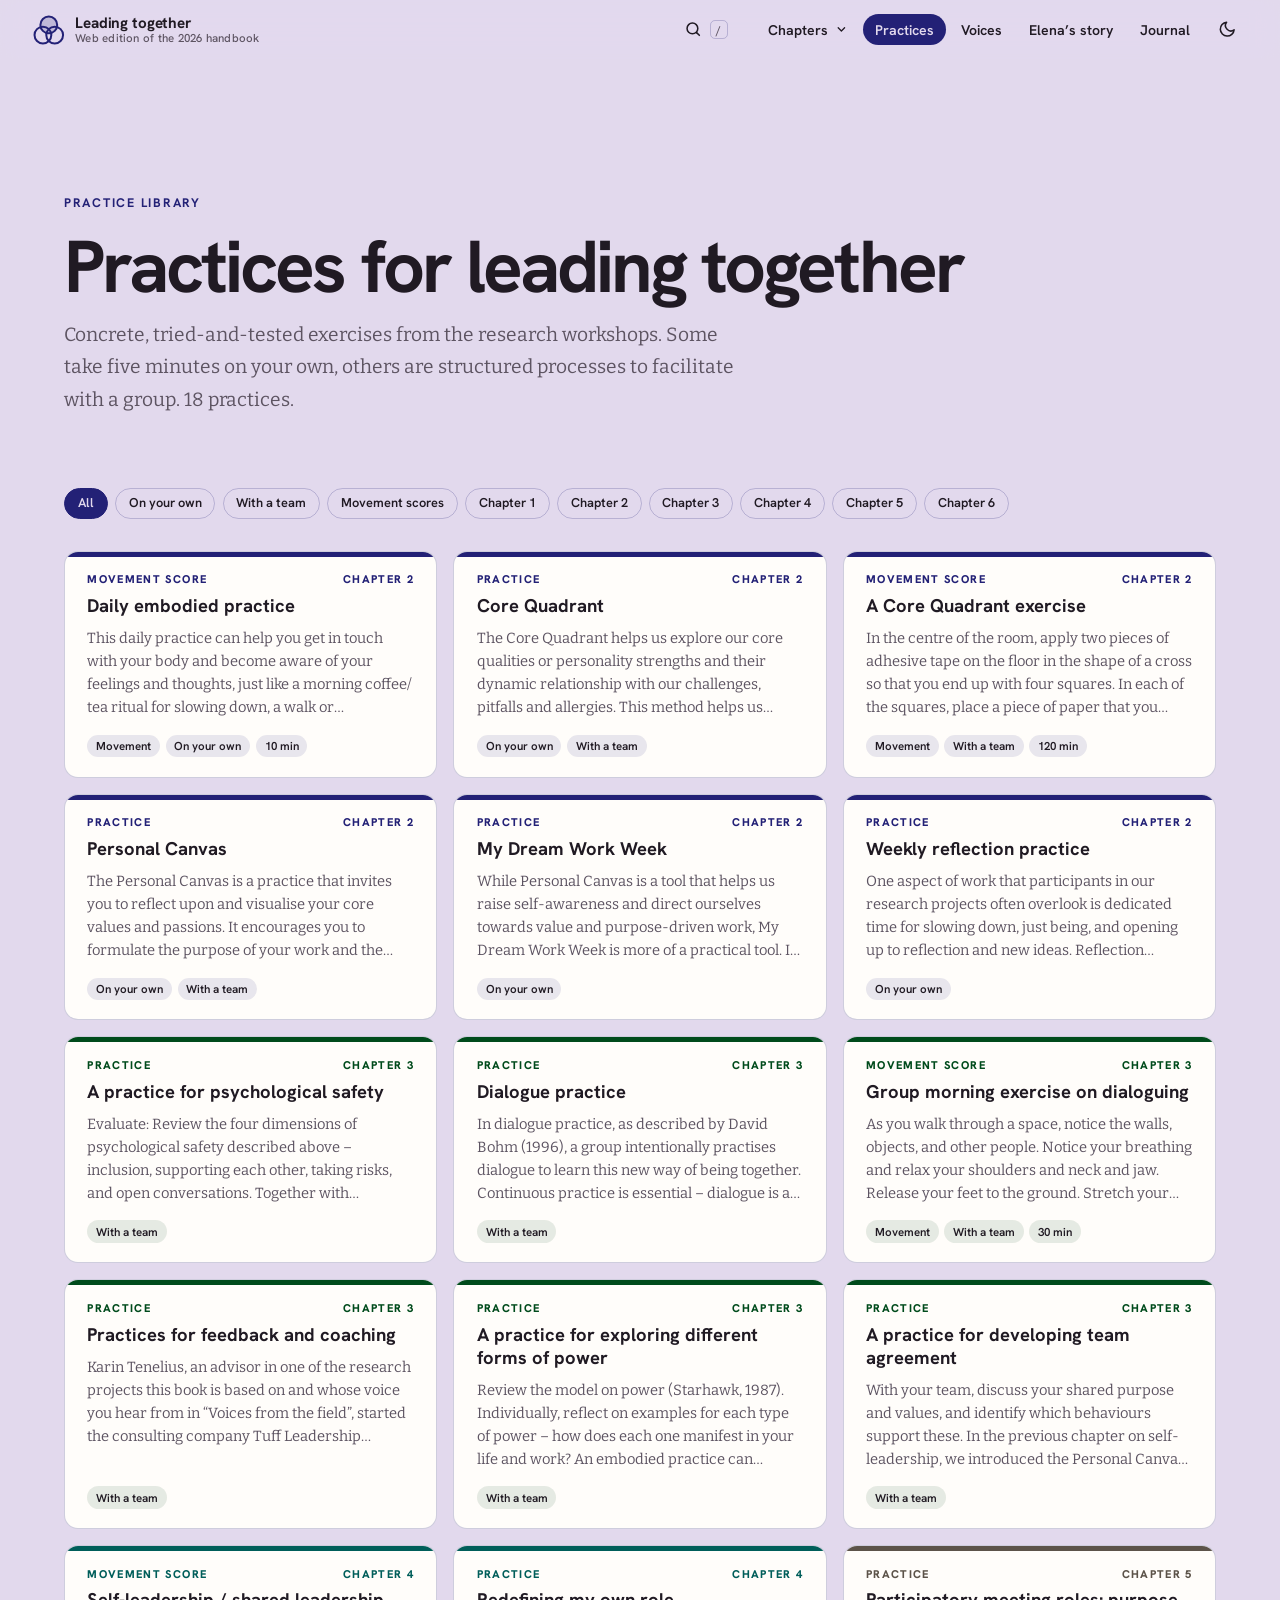
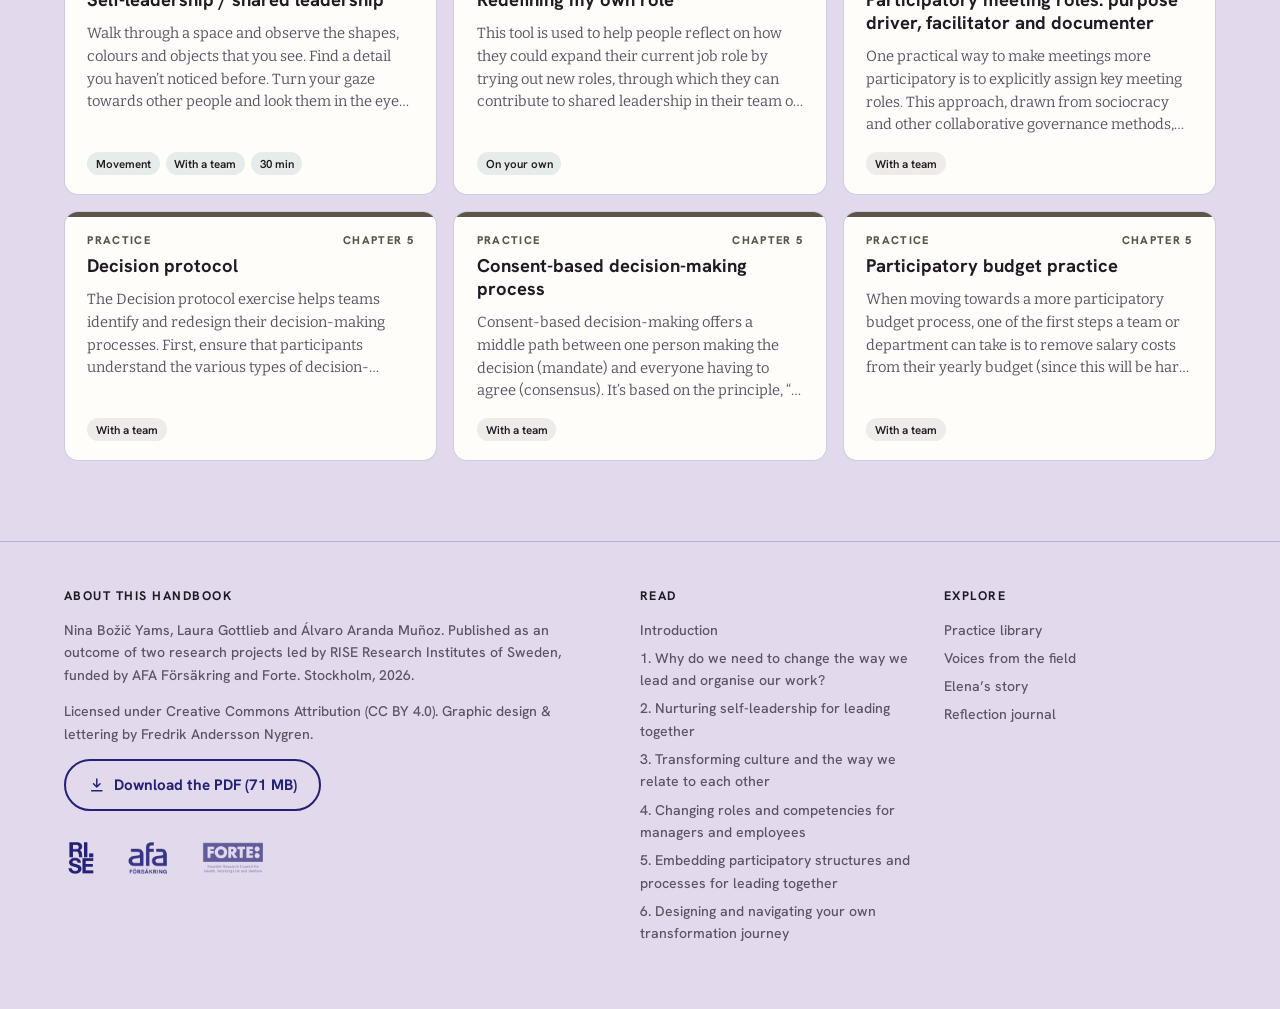
<file: practices.html>
<!doctype html>
<html lang="en">
<head>
<meta charset="utf-8">
<meta name="viewport" content="width=device-width, initial-scale=1">
<title>Practice library · Transforming how we lead together</title>
<meta name="description" content="Tried-and-tested practices for self-leadership, dialogue, feedback, power, participatory meetings and decision-making.">
<meta property="og:title" content="Practice library · Transforming how we lead together">
<meta property="og:description" content="Tried-and-tested practices for self-leadership, dialogue, feedback, power, participatory meetings and decision-making.">
<meta property="og:type" content="book">
<meta property="og:image" content="assets/og.jpg">
<meta name="twitter:card" content="summary_large_image">
<meta name="theme-color" content="#e2d9ed">
<link rel="icon" href="assets/favicon.svg" type="image/svg+xml">
<link rel="preload" href="assets/fonts/bitter-normal-latin.woff2" as="font" type="font/woff2" crossorigin>
<link rel="preload" href="assets/fonts/hanken-grotesk-normal-latin.woff2" as="font" type="font/woff2" crossorigin>
<link rel="stylesheet" href="assets/fonts.css?v=8febec372d">
<link rel="stylesheet" href="assets/style.css?v=8febec372d">
<style>:root{--ink:#232176;--paper:#e2d9ed;--ink-d:#e6dff0;--paper-d:#120f24;--ink-l:#232176;--paper-l:#e2d9ed}</style>
<script>try{var t=JSON.parse(localStorage.getItem("theme"));if(t)document.documentElement.dataset.theme=t}catch(e){}</script>

</head>
<body data-chapter="">
<a class="skip" href="#main">Skip to content</a>

<header class="topbar">
  <a class="brand" href="index.html" aria-label="Home: Transforming how we lead together"><svg class="brand-mark" viewBox="0 0 40 38" aria-hidden="true"><circle class="c1" cx="20" cy="13" r="10"/><circle class="c2" cx="13" cy="25" r="10"/><circle class="c3" cx="27" cy="25" r="10"/></svg><span>Leading together<small>Web edition of the 2026 handbook</small></span></a>
  <button class="icon-btn search-btn" aria-label="Search the handbook"><svg viewBox="0 0 24 24" fill="none" stroke="currentColor" stroke-width="2" stroke-linecap="round"><circle cx="11" cy="11" r="7"/><path d="m20 20-3.5-3.5"/></svg><kbd>/</kbd></button>
  <nav class="nav" aria-label="Main">
    <div class="chapters-menu">
      <button aria-expanded="false" aria-haspopup="true">Chapters <svg viewBox="0 0 24 24" fill="none" stroke="currentColor" stroke-width="2.4" stroke-linecap="round" stroke-linejoin="round"><path d="m6 9 6 6 6-6"/></svg></button>
      <div class="chapters-pop"><a class="intro" href="introduction.html" style="--c-ink:#4f0e64;--c-paper:#e9d1e5;--c-ink-d:#ecd8e9;--c-paper-d:#1b0c21"><span class="n">i</span><span>Introduction</span></a><a href="chapter-1.html" style="--c-ink:#4f0e64;--c-paper:#e9d1e5;--c-ink-d:#ecd8e9;--c-paper-d:#1b0c21"><span class="n">1</span><span>Why do we need to change the way we lead and organise our work?</span></a><a href="chapter-2.html" style="--c-ink:#232176;--c-paper:#e2d9ed;--c-ink-d:#e6dff0;--c-paper-d:#120f24"><span class="n">2</span><span>Nurturing self-leadership for leading together</span></a><a href="chapter-3.html" style="--c-ink:#004b1c;--c-paper:#d3eadf;--c-ink-d:#daede4;--c-paper-d:#0b1812"><span class="n">3</span><span>Transforming culture and the way we relate to each other</span></a><a href="chapter-4.html" style="--c-ink:#005e5a;--c-paper:#dfeac6;--c-ink-d:#e4edcf;--c-paper-d:#0b1c1f"><span class="n">4</span><span>Changing roles and competencies for managers and employees</span></a><a href="chapter-5.html" style="--c-ink:#5c5349;--c-paper:#f1f3c2;--c-ink-d:#f2f4c5;--c-paper-d:#1e191b"><span class="n">5</span><span>Embedding participatory structures and processes for leading together</span></a><a href="chapter-6.html" style="--c-ink:#700044;--c-paper:#d8cdd6;--c-ink-d:#ded4dc;--c-paper-d:#22091a"><span class="n">6</span><span>Designing and navigating your own transformation journey</span></a></div>
    </div>
    <a href="practices.html" aria-current="page">Practices</a>
    <a href="voices.html">Voices</a>
    <a href="elena.html">Elena’s story</a>
    <a href="journal.html">Journal</a>
    <button class="icon-btn" id="theme-btn" aria-label="Toggle dark mode"><svg viewBox="0 0 24 24" fill="none" stroke="currentColor" stroke-width="2" stroke-linecap="round" stroke-linejoin="round"><path d="M21 12.8A9 9 0 1 1 11.2 3a7 7 0 0 0 9.8 9.8z"/></svg><span class="mobile-only">Dark mode</span></button>
  </nav>
  <button class="icon-btn menu-btn" aria-label="Menu" aria-expanded="false"><svg viewBox="0 0 24 24" fill="none" stroke="currentColor" stroke-width="2" stroke-linecap="round"><path d="M4 7h16M4 12h16M4 17h10"/></svg></button>
</header>
<div class="scrim"></div>
<main id="main">
<header class="page-hero wrap"><span class="kicker">Practice library</span><h1>Practices for leading together</h1>
<p>Concrete, tried-and-tested exercises from the research workshops. Some take five minutes on your own, others are structured processes to facilitate with a group. <span id="pcount">18</span> practices.</p></header>
<div class="wrap"><div class="filters" data-filter-group data-filter-target=".lib-card" data-filter-count="#pcount" role="group" aria-label="Filter practices"><button class="chip" data-value="all" aria-pressed="true">All</button><button class="chip" data-value="individual" aria-pressed="false">On your own</button><button class="chip" data-value="team" aria-pressed="false">With a team</button><button class="chip" data-value="movement" aria-pressed="false">Movement scores</button><button class="chip" data-value="ch1" aria-pressed="false">Chapter 1</button><button class="chip" data-value="ch2" aria-pressed="false">Chapter 2</button><button class="chip" data-value="ch3" aria-pressed="false">Chapter 3</button><button class="chip" data-value="ch4" aria-pressed="false">Chapter 4</button><button class="chip" data-value="ch5" aria-pressed="false">Chapter 5</button><button class="chip" data-value="ch6" aria-pressed="false">Chapter 6</button></div>
<div class="lib"><a class="lib-card" href="chapter-2.html#movement-score-daily-embodied-practice" data-tags="movement individual ch2" style="--c-ink:#232176;--c-paper:#e2d9ed;--c-ink-d:#e6dff0;--c-paper-d:#120f24">
  <span class="k"><span>Movement score</span><span>Chapter 2</span></span><h3>Daily embodied practice</h3><p>This daily practice can help you get in touch with your body and become aware of your feelings and thoughts, just like a morning coffee/ tea ritual for slowing down, a walk or yoga/meditation practice. As you sit on the chair, notice your breathing. You might want to close your eyes. Breathe in through your nose, breathe out through your mouth. Imagine fresh air entering your head, your chest, and</p><div class="tags"><span>Movement</span><span>On your own</span><span>10 min</span></div></a><a class="lib-card" href="chapter-2.html#core-quadrant" data-tags="individual team ch2" style="--c-ink:#232176;--c-paper:#e2d9ed;--c-ink-d:#e6dff0;--c-paper-d:#120f24">
  <span class="k"><span>Practice</span><span>Chapter 2</span></span><h3>Core Quadrant</h3><p>The Core Quadrant helps us explore our core qualities or personality strengths and their dynamic relationship with our challenges, pitfalls and allergies. This method helps us increase our self-awareness, an important aspect of self-leadership. Mapping out our natural positive qualities, like being punctual and tidy, and understanding how they can become pitfalls if we go too far with them or how </p><div class="tags"><span>On your own</span><span>With a team</span></div></a><a class="lib-card" href="chapter-2.html#movement-score-a-core-quadrant-exercise" data-tags="movement team ch2" style="--c-ink:#232176;--c-paper:#e2d9ed;--c-ink-d:#e6dff0;--c-paper-d:#120f24">
  <span class="k"><span>Movement score</span><span>Chapter 2</span></span><h3>A Core Quadrant exercise</h3><p>In the centre of the room, apply two pieces of adhesive tape on the floor in the shape of a cross so that you end up with four squares. In each of the squares, place a piece of paper that you have respectively labeled Core qualities, Pitfalls, Challenges, and Allergies. Invite participants to spend 10 – 15 minutes writing their Core Quadrant qualities on sticky notes and placing them in the corres</p><div class="tags"><span>Movement</span><span>With a team</span><span>120 min</span></div></a><a class="lib-card" href="chapter-2.html#personal-canvas" data-tags="individual team ch2" style="--c-ink:#232176;--c-paper:#e2d9ed;--c-ink-d:#e6dff0;--c-paper-d:#120f24">
  <span class="k"><span>Practice</span><span>Chapter 2</span></span><h3>Personal Canvas</h3><p>The Personal Canvas is a practice that invites you to reflect upon and visualise your core values and passions. It encourages you to formulate the purpose of your work and the impact you would like your work to have on others and the world around you. It also asks you to consider which ways of working in your team and with other colleagues would support you – enabling you to work according to your</p><div class="tags"><span>On your own</span><span>With a team</span></div></a><a class="lib-card" href="chapter-2.html#support-questions-for-thinking-about-your-dream-work-week" data-tags="individual ch2" style="--c-ink:#232176;--c-paper:#e2d9ed;--c-ink-d:#e6dff0;--c-paper-d:#120f24">
  <span class="k"><span>Practice</span><span>Chapter 2</span></span><h3>My Dream Work Week</h3><p>While Personal Canvas is a tool that helps us raise self-awareness and direct ourselves towards value and purpose-driven work, My Dream Work Week is more of a practical tool. It not only helps us to plan and design our time and work processes in a way that prioritises work according to our values and purpose, but it also helps us find the right flow and balance in our work. Before designing your d</p><div class="tags"><span>On your own</span></div></a><a class="lib-card" href="chapter-2.html#weekly-reflection-practice" data-tags="individual ch2" style="--c-ink:#232176;--c-paper:#e2d9ed;--c-ink-d:#e6dff0;--c-paper-d:#120f24">
  <span class="k"><span>Practice</span><span>Chapter 2</span></span><h3>Weekly reflection practice</h3><p>One aspect of work that participants in our research projects often overlook is dedicated time for slowing down, just being, and opening up to reflection and new ideas. Reflection instigates self-regulation. If we don’t stop and look at what’s happening from a distance, we will be less likely to notice what we need to change and how we want to do that. Therefore, we invite you to develop your own </p><div class="tags"><span>On your own</span></div></a><a class="lib-card" href="chapter-3.html#a-practice-for-psychological-safety" data-tags="team ch3" style="--c-ink:#004b1c;--c-paper:#d3eadf;--c-ink-d:#daede4;--c-paper-d:#0b1812">
  <span class="k"><span>Practice</span><span>Chapter 3</span></span><h3>A practice for psychological safety</h3><p>Evaluate: Review the four dimensions of psychological safety described above – inclusion, supporting each other, taking risks, and open conversations. Together with colleagues, discuss each dimension: how developed is each one in your team? One approach is to rate your group on each dimension, either as a whole or individually, using a traffic light system (green,yellow,red) to identify areas for </p><div class="tags"><span>With a team</span></div></a><a class="lib-card" href="chapter-3.html#dialogue-practice" data-tags="team ch3" style="--c-ink:#004b1c;--c-paper:#d3eadf;--c-ink-d:#daede4;--c-paper-d:#0b1812">
  <span class="k"><span>Practice</span><span>Chapter 3</span></span><h3>Dialogue practice</h3><p>In dialogue practice, as described by David Bohm (1996), a group intentionally practises dialogue to learn this new way of being together. Continuous practice is essential – dialogue is a skill that develops over time through repeated experience. For instance, a group might set aside two hours weekly to practise dialogue.</p><div class="tags"><span>With a team</span></div></a><a class="lib-card" href="chapter-3.html#movement-score-group-morning-exercise-on-dialoguing" data-tags="movement team ch3" style="--c-ink:#004b1c;--c-paper:#d3eadf;--c-ink-d:#daede4;--c-paper-d:#0b1812">
  <span class="k"><span>Movement score</span><span>Chapter 3</span></span><h3>Group morning exercise on dialoguing</h3><p>As you walk through a space, notice the walls, objects, and other people. Notice your breathing and relax your shoulders and neck and jaw. Release your feet to the ground. Stretch your body parts as you walk. (5 min) Find a partner. Your partner will move through the space and also up and down. Your task is to follow the height of your partner’s pelvis with your own. That means that when your part</p><div class="tags"><span>Movement</span><span>With a team</span><span>30 min</span></div></a><a class="lib-card" href="chapter-3.html#practices-for-feedback-and-coaching" data-tags="team ch3" style="--c-ink:#004b1c;--c-paper:#d3eadf;--c-ink-d:#daede4;--c-paper-d:#0b1812">
  <span class="k"><span>Practice</span><span>Chapter 3</span></span><h3>Practices for feedback and coaching</h3><p>Karin Tenelius, an advisor in one of the research projects this book is based on and whose voice you hear from in “Voices from the field”, started the consulting company Tuff Leadership Training. The consultancy helps organisations transition towards self-managing principles and has developed training programmes for coaching, conflict, relationship repair and feedback conversations, offering proce</p><div class="tags"><span>With a team</span></div></a><a class="lib-card" href="chapter-3.html#a-practice-for-exploring-different-forms-of-power" data-tags="team ch3" style="--c-ink:#004b1c;--c-paper:#d3eadf;--c-ink-d:#daede4;--c-paper-d:#0b1812">
  <span class="k"><span>Practice</span><span>Chapter 3</span></span><h3>A practice for exploring different forms of power</h3><p>Review the model on power (Starhawk, 1987). Individually, reflect on examples for each type of power – how does each one manifest in your life and work? An embodied practice can deepen this reflection: write each power type on a piece of paper or sticky note and place them on the floor. Stand on each paper in turn – how does it feel to stand in each type of power? This embodied layer can add anoth</p><div class="tags"><span>With a team</span></div></a><a class="lib-card" href="chapter-3.html#a-practice-for-developing-team-agreement" data-tags="team ch3" style="--c-ink:#004b1c;--c-paper:#d3eadf;--c-ink-d:#daede4;--c-paper-d:#0b1812">
  <span class="k"><span>Practice</span><span>Chapter 3</span></span><h3>A practice for developing team agreement</h3><p>With your team, discuss your shared purpose and values, and identify which behaviours support these. In the previous chapter on self-leadership, we introduced the Personal Canvas practice. Look at that practice and build upon it, progressing from individual reflections to reflections on team level. After each team member has created a personal canvas with their own reflections about purpose, value</p><div class="tags"><span>With a team</span></div></a><a class="lib-card" href="chapter-4.html#movement-score-self-leadershipshared-leadership" data-tags="movement team ch4" style="--c-ink:#005e5a;--c-paper:#dfeac6;--c-ink-d:#e4edcf;--c-paper-d:#0b1c1f">
  <span class="k"><span>Movement score</span><span>Chapter 4</span></span><h3>Self-leadership / shared leadership</h3><p>Walk through a space and observe the shapes, colours and objects that you see. Find a detail you haven’t noticed before. Turn your gaze towards other people and look them in the eyes. Maintain awareness of your breathing. As you breathe out, release your neck, then your jaw, your feet. Release your weight to the ground. (5 min) Shake hands with people and, as you do so, say your name. You can meet</p><div class="tags"><span>Movement</span><span>With a team</span><span>30 min</span></div></a><a class="lib-card" href="chapter-4.html#practice-redefining-my-own-role" data-tags="individual ch4" style="--c-ink:#005e5a;--c-paper:#dfeac6;--c-ink-d:#e4edcf;--c-paper-d:#0b1c1f">
  <span class="k"><span>Practice</span><span>Chapter 4</span></span><h3>Redefining my own role</h3><p>This tool is used to help people reflect on how they could expand their current job role by trying out new roles, through which they can contribute to shared leadership in their team or organisation. The first section of the Re-thinking My Role Canvas asks you to reflect on the different new roles you could assume to contribute to leading together, defining the purpose of these new roles. The seco</p><div class="tags"><span>On your own</span></div></a><a class="lib-card" href="chapter-5.html#meeting-roles-purpose-driver-facilitator-and-documenter" data-tags="team ch5" style="--c-ink:#5c5349;--c-paper:#f1f3c2;--c-ink-d:#f2f4c5;--c-paper-d:#1e191b">
  <span class="k"><span>Practice</span><span>Chapter 5</span></span><h3>Participatory meeting roles: purpose driver, facilitator and documenter</h3><p>One practical way to make meetings more participatory is to explicitly assign key meeting roles. This approach, drawn from sociocracy and other collaborative governance methods, ensures that necessary functions are fulfilled while preventing any one person from dominating. Purpose driver: This person holds the meeting’s purpose and content. They have proposed the meeting because there’s work that </p><div class="tags"><span>With a team</span></div></a><a class="lib-card" href="chapter-5.html#decision-protocol" data-tags="team ch5" style="--c-ink:#5c5349;--c-paper:#f1f3c2;--c-ink-d:#f2f4c5;--c-paper-d:#1e191b">
  <span class="k"><span>Practice</span><span>Chapter 5</span></span><h3>Decision protocol</h3><p>The Decision protocol exercise helps teams identify and redesign their decision-making processes. First, ensure that participants understand the various types of decision-making processes. To create a protocol, participants begin by writing down the different kinds of decisions they make – whether in their work, team or organisation. Each decision should be written on a separate sticky note. Once </p><div class="tags"><span>With a team</span></div></a><a class="lib-card" href="chapter-5.html#consent-based-decision-making-process" data-tags="team ch5" style="--c-ink:#5c5349;--c-paper:#f1f3c2;--c-ink-d:#f2f4c5;--c-paper-d:#1e191b">
  <span class="k"><span>Practice</span><span>Chapter 5</span></span><h3>Consent-based decision-making process</h3><p>Consent-based decision-making offers a middle path between one person making the decision (mandate) and everyone having to agree (consensus). It’s based on the principle, “Is this good enough for now, safe enough to try?” The consent question: Instead of asking, “Does everyone agree with this proposal?”, the consent process asks, “Does anyone have a principled objection to this proposal?” A princi</p><div class="tags"><span>With a team</span></div></a><a class="lib-card" href="chapter-5.html#participatory-budget-practice" data-tags="team ch5" style="--c-ink:#5c5349;--c-paper:#f1f3c2;--c-ink-d:#f2f4c5;--c-paper-d:#1e191b">
  <span class="k"><span>Practice</span><span>Chapter 5</span></span><h3>Participatory budget practice</h3><p>When moving towards a more participatory budget process, one of the first steps a team or department can take is to remove salary costs from their yearly budget (since this will be hard to influence) and make the rest of the budget open for different proposals. Different groups responsible for specific initiatives, projects or tasks can estimate their budget needs and submit proposals. Proposals c</p><div class="tags"><span>With a team</span></div></a></div></div>
</main>
<footer class="footer">
  <div class="wrap cols">
    <div>
      <h4>About this handbook</h4>
      <p>Nina Božič Yams, Laura Gottlieb and Álvaro Aranda Muñoz. Published as an outcome of two research projects led by RISE Research Institutes of Sweden, funded by AFA Försäkring and Forte. Stockholm, 2026.</p>
      <p>Licensed under <a href="https://creativecommons.org/licenses/by/4.0/" rel="license">Creative Commons Attribution (CC BY 4.0)</a>. Graphic design &amp; lettering by Fredrik Andersson Nygren.</p>
      <p><a class="btn ghost" href="Transforming%20how%20we%20lead%20together.pdf" download><svg viewBox="0 0 24 24" fill="none" stroke="currentColor" stroke-width="2" stroke-linecap="round" stroke-linejoin="round"><path d="M12 4v11m0 0 4.5-4.5M12 15l-4.5-4.5M5 20h14"/></svg> Download the PDF (71 MB)</a></p>
      <div class="funders" aria-label="RISE, AFA Försäkring and Forte"><div class="ink-img" data-src="assets/art/p3-3.webp" style="aspect-ratio:92/112"></div><div class="ink-img" data-src="assets/art/p3-4.webp" style="aspect-ratio:132/112"></div><div class="ink-img" data-src="assets/art/p3-5.webp" style="aspect-ratio:200/112"></div></div>
    </div>
    <div><h4>Read</h4><ul><li><a href="introduction.html">Introduction</a></li><li><a href="chapter-1.html">1. Why do we need to change the way we lead and organise our work?</a></li><li><a href="chapter-2.html">2. Nurturing self-leadership for leading together</a></li><li><a href="chapter-3.html">3. Transforming culture and the way we relate to each other</a></li><li><a href="chapter-4.html">4. Changing roles and competencies for managers and employees</a></li><li><a href="chapter-5.html">5. Embedding participatory structures and processes for leading together</a></li><li><a href="chapter-6.html">6. Designing and navigating your own transformation journey</a></li></ul></div>
    <div><h4>Explore</h4><ul><li><a href="practices.html">Practice library</a></li><li><a href="voices.html">Voices from the field</a></li><li><a href="elena.html">Elena’s story</a></li><li><a href="journal.html">Reflection journal</a></li></ul></div>
  </div>
</footer>
<div class="search" role="dialog" aria-modal="true" aria-label="Search">
  <div class="search-panel">
    <label class="search-field"><svg viewBox="0 0 24 24" fill="none" stroke="currentColor" stroke-width="2" stroke-linecap="round"><circle cx="11" cy="11" r="7"/><path d="m20 20-3.5-3.5"/></svg><span class="sr-only">Search</span><input type="search" placeholder="Search practices, voices, ideas…" autocomplete="off"><kbd>esc</kbd></label>
    <div class="search-results" role="listbox" data-hints='&lt;div class=&quot;search-hints&quot;&gt;&lt;button class=&quot;chip&quot; data-q=&quot;psychological safety&quot;&gt;psychological safety&lt;/button&gt;&lt;button class=&quot;chip&quot; data-q=&quot;consent&quot;&gt;consent&lt;/button&gt;&lt;button class=&quot;chip&quot; data-q=&quot;self-leadership&quot;&gt;self-leadership&lt;/button&gt;&lt;button class=&quot;chip&quot; data-q=&quot;feedback&quot;&gt;feedback&lt;/button&gt;&lt;button class=&quot;chip&quot; data-q=&quot;power&quot;&gt;power&lt;/button&gt;&lt;button class=&quot;chip&quot; data-q=&quot;movement score&quot;&gt;movement score&lt;/button&gt;&lt;button class=&quot;chip&quot; data-q=&quot;Buurtzorg&quot;&gt;Buurtzorg&lt;/button&gt;&lt;button class=&quot;chip&quot; data-q=&quot;Lidingö&quot;&gt;Lidingö&lt;/button&gt;&lt;/div&gt;'></div>
  </div>
</div>
<div class="lightbox" role="dialog" aria-label="Image"><div class="ink-img"></div><p></p></div>
<div class="timer" role="timer" aria-live="off">
  <svg class="ring" viewBox="0 0 50 50"><circle class="bg" cx="25" cy="25" r="22"/><circle class="fg" cx="25" cy="25" r="22"/></svg>
  <div><div class="t">0:00</div><div class="lbl"></div></div>
  <button class="pause" aria-label="Pause"></button>
  <button class="close" aria-label="Stop timer"><svg viewBox="0 0 24 24" fill="none" stroke="currentColor" stroke-width="2.4" stroke-linecap="round"><path d="M6 6l12 12M18 6 6 18"/></svg></button>
</div>
<svg width="0" height="0" style="position:absolute" aria-hidden="true"><filter id="rough"><feTurbulence type="fractalNoise" baseFrequency="0.04" numOctaves="2" seed="7"/><feDisplacementMap in="SourceGraphic" scale="7"/></filter></svg>
<script src="assets/app.js?v=8febec372d" defer></script>
</body>
</html>
</file>
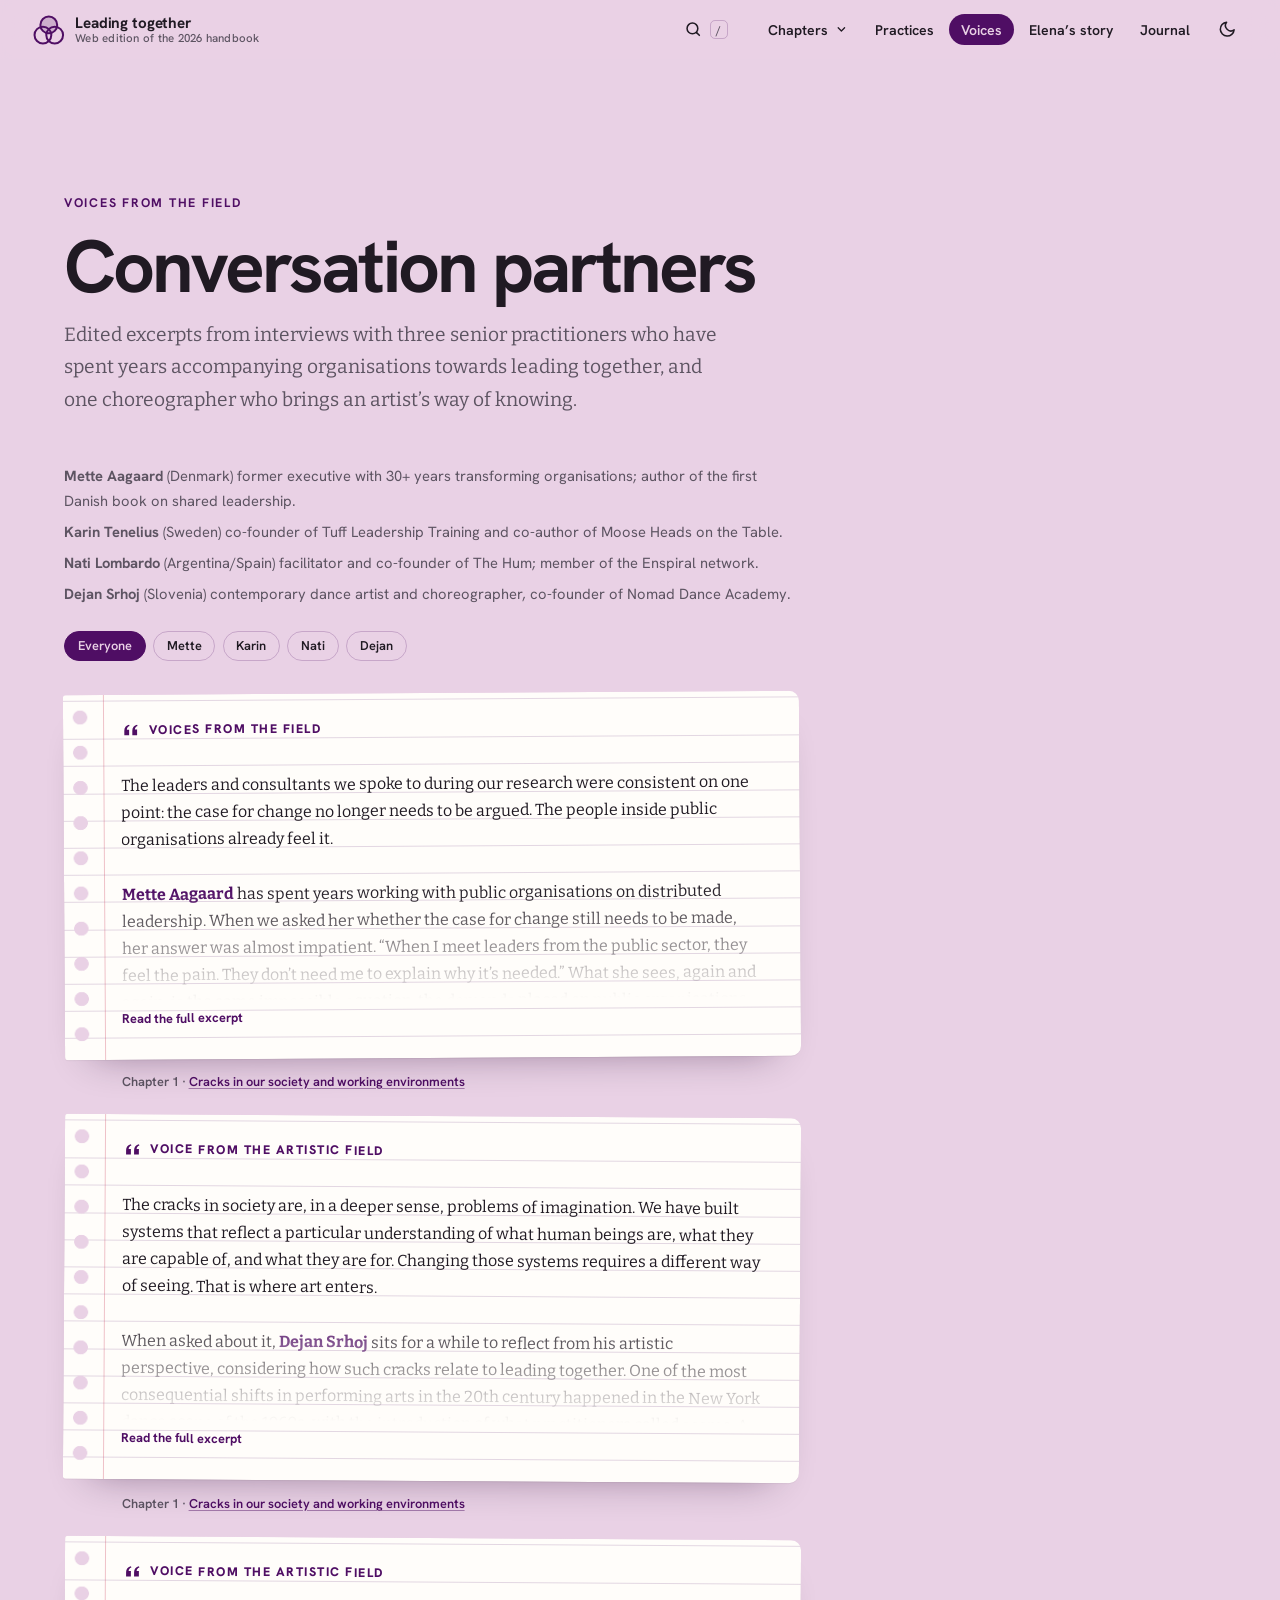
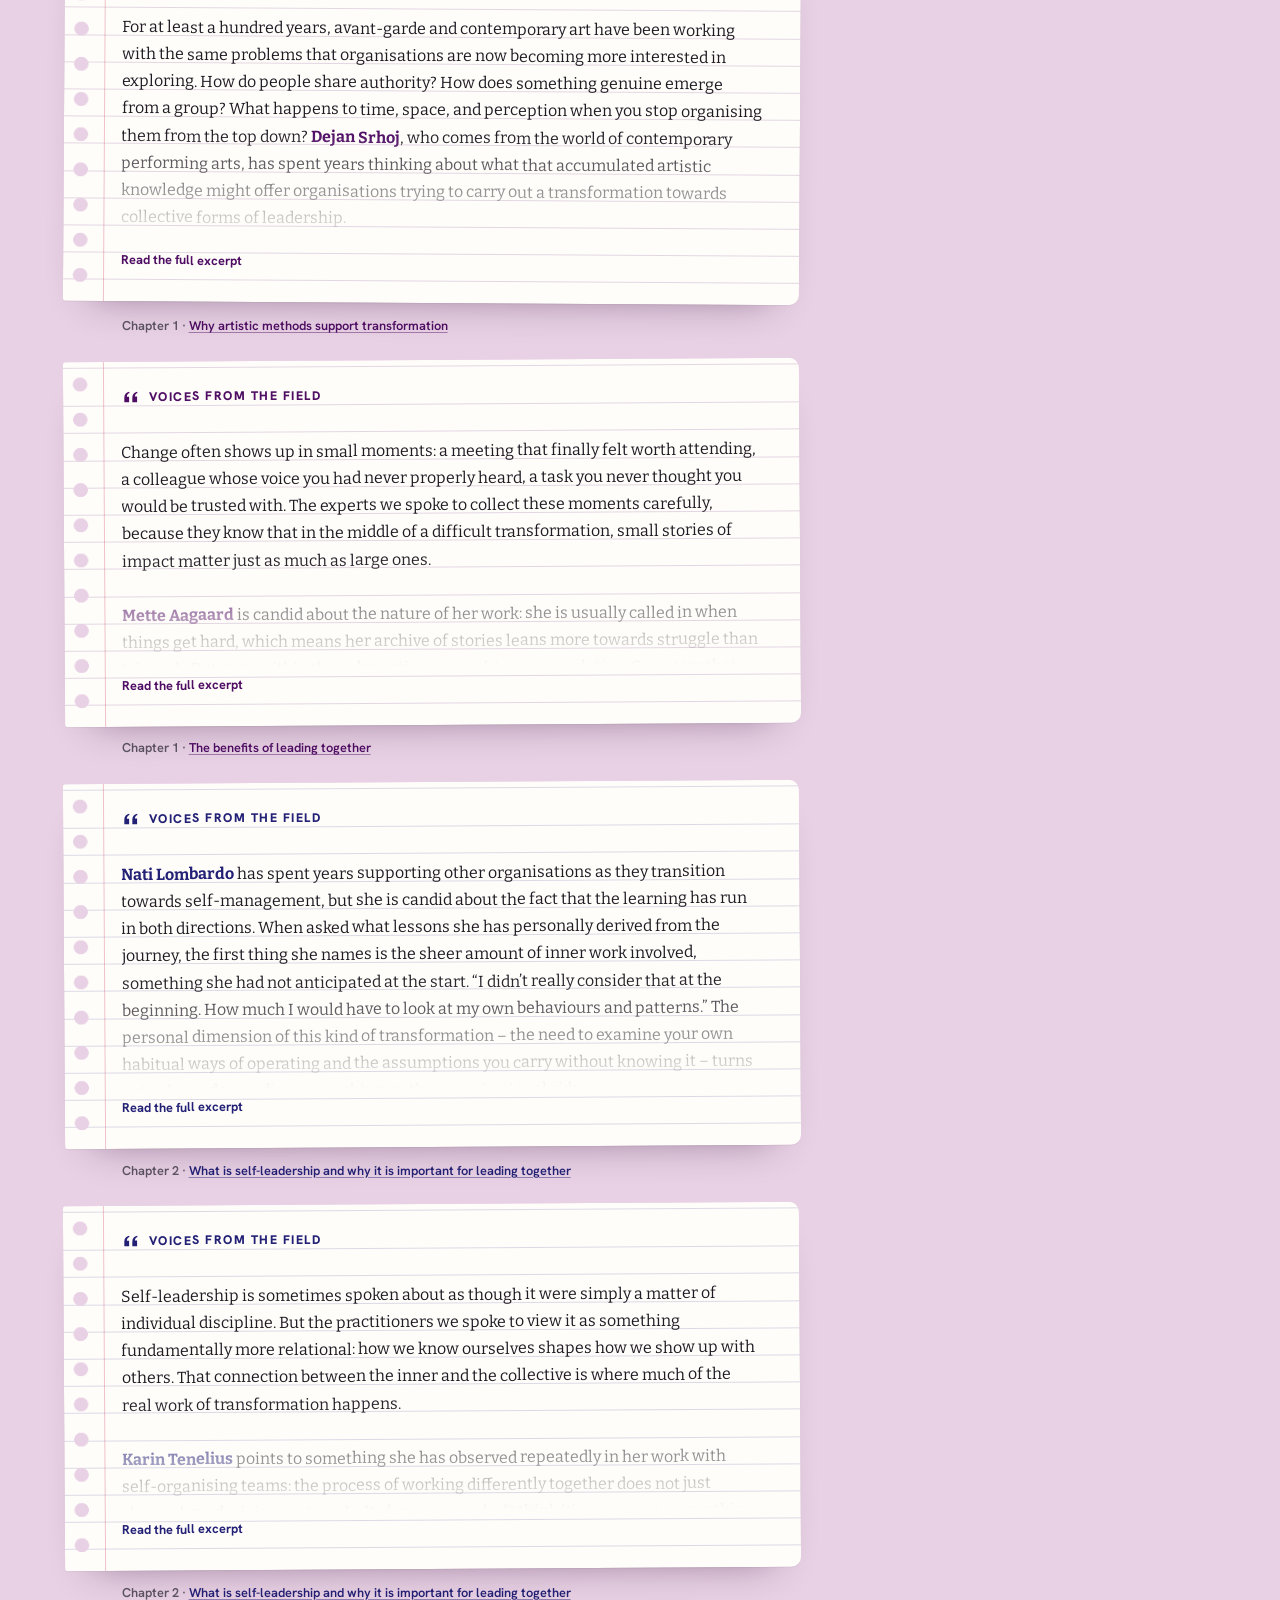
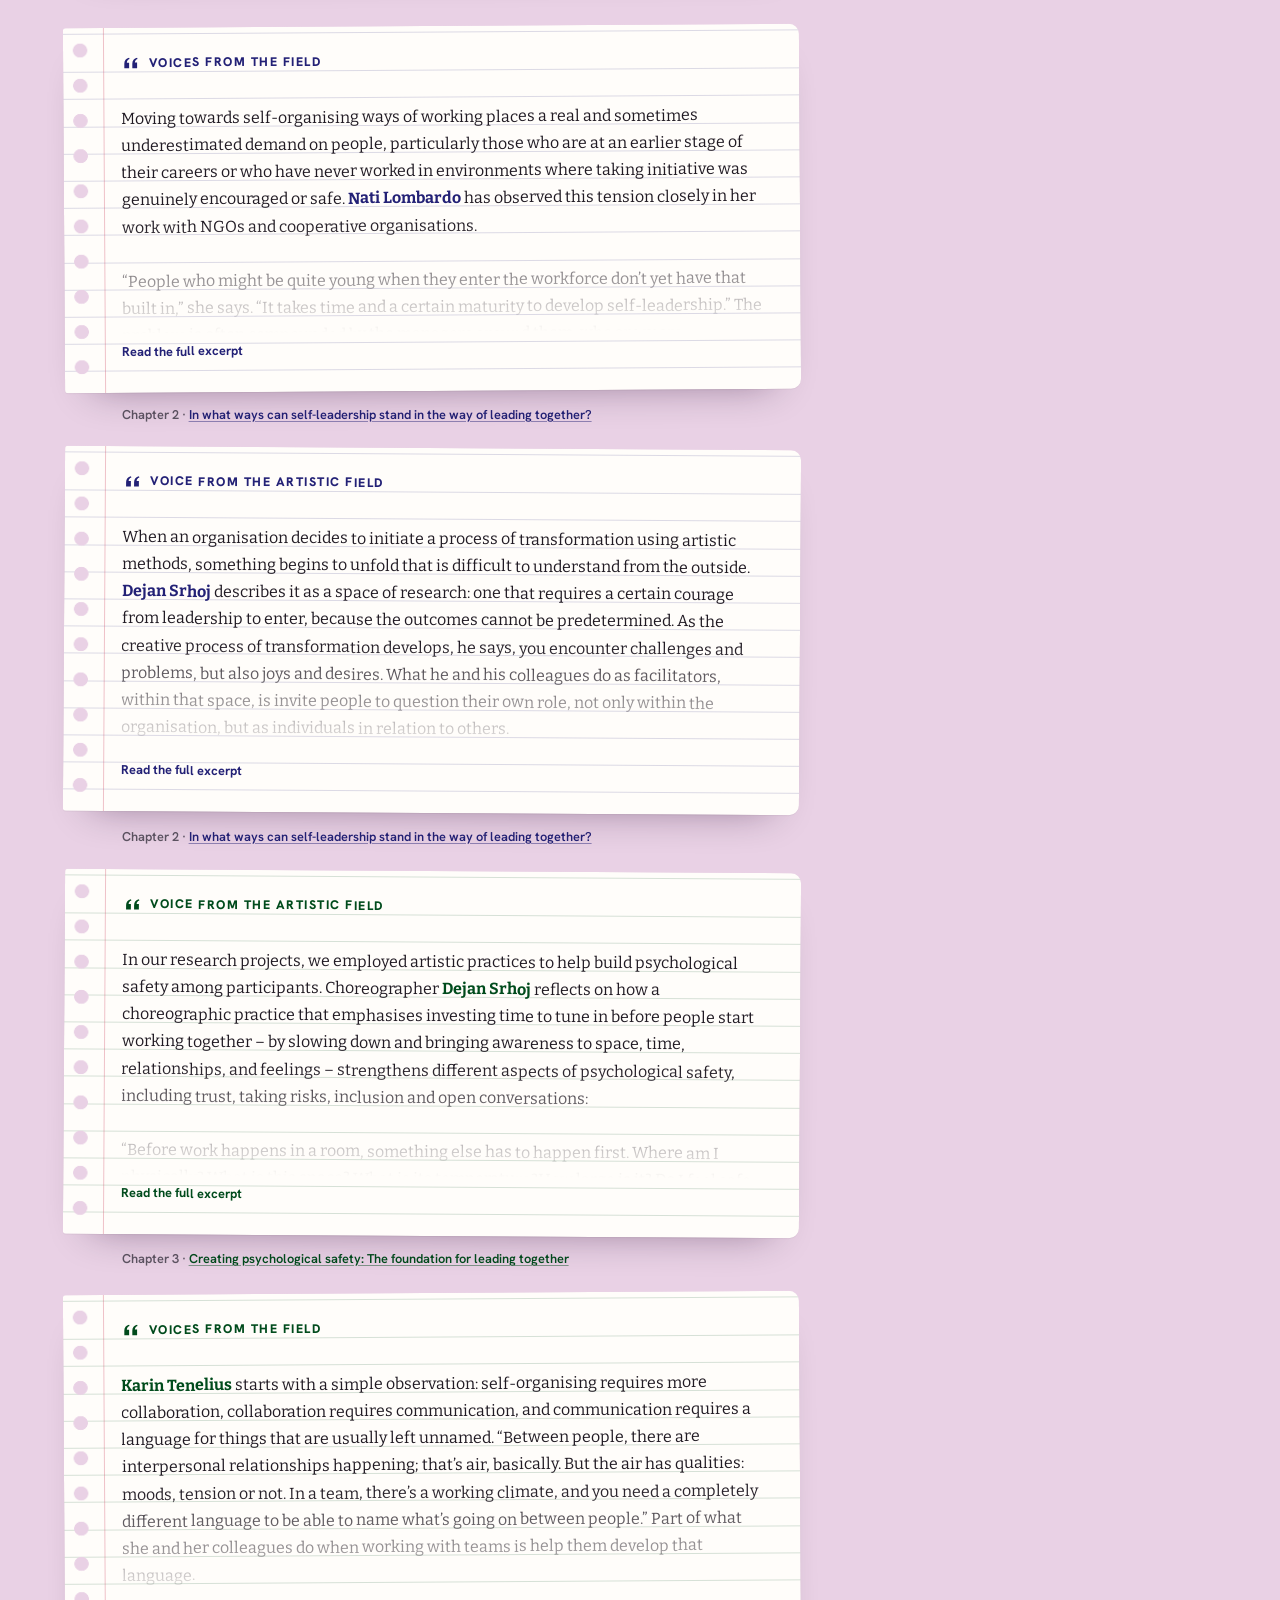
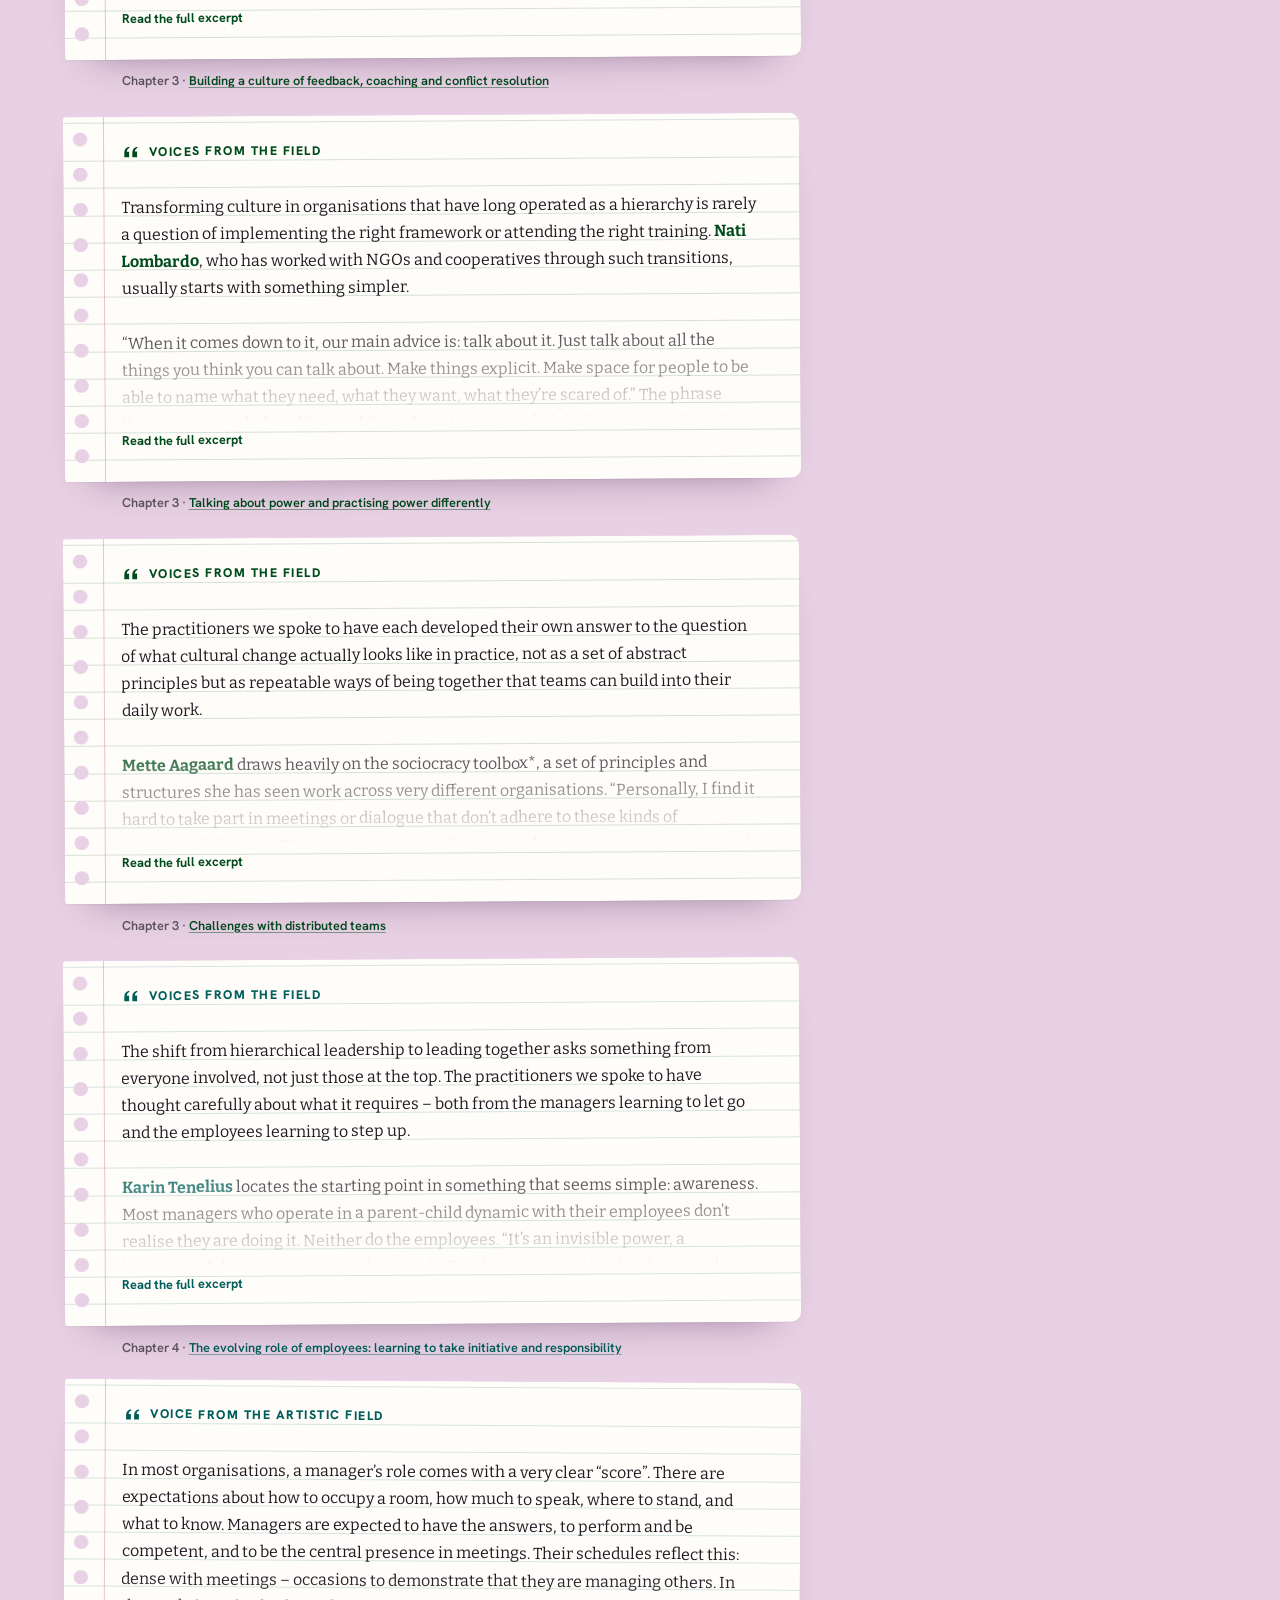
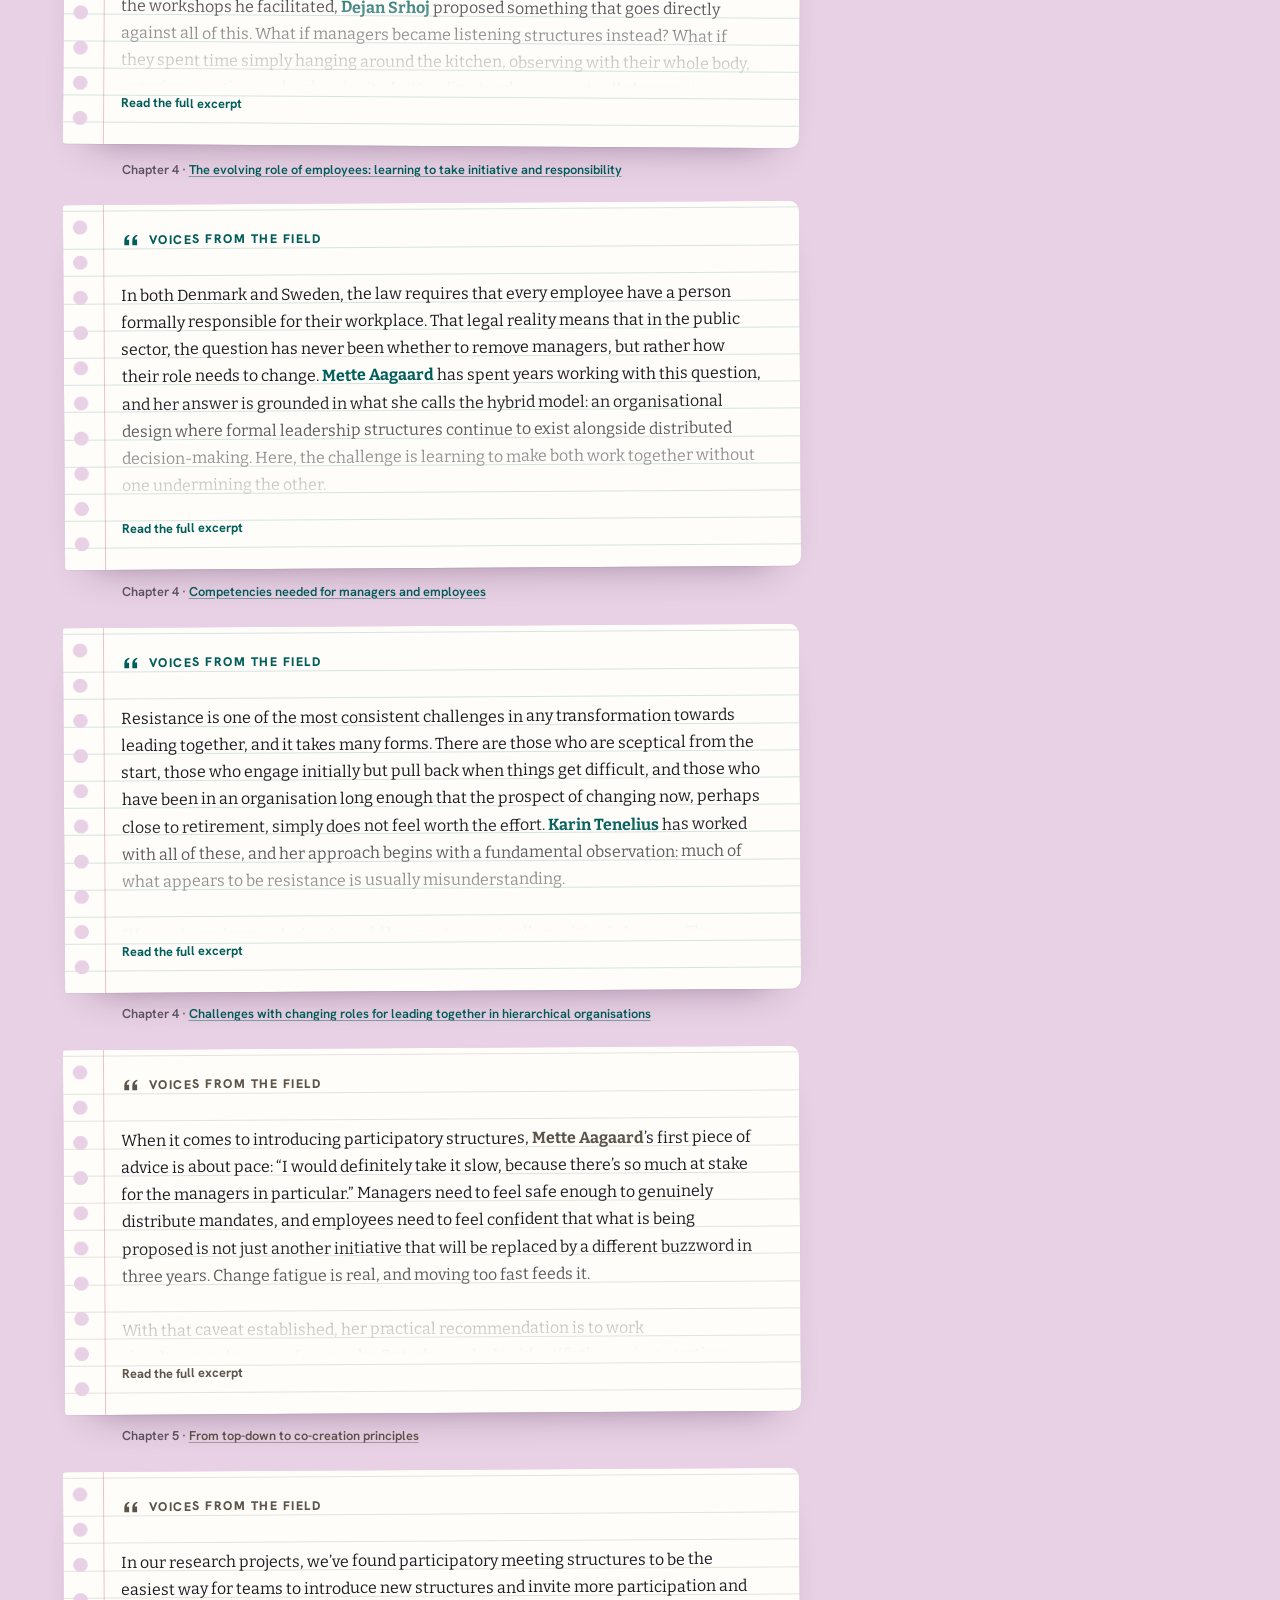
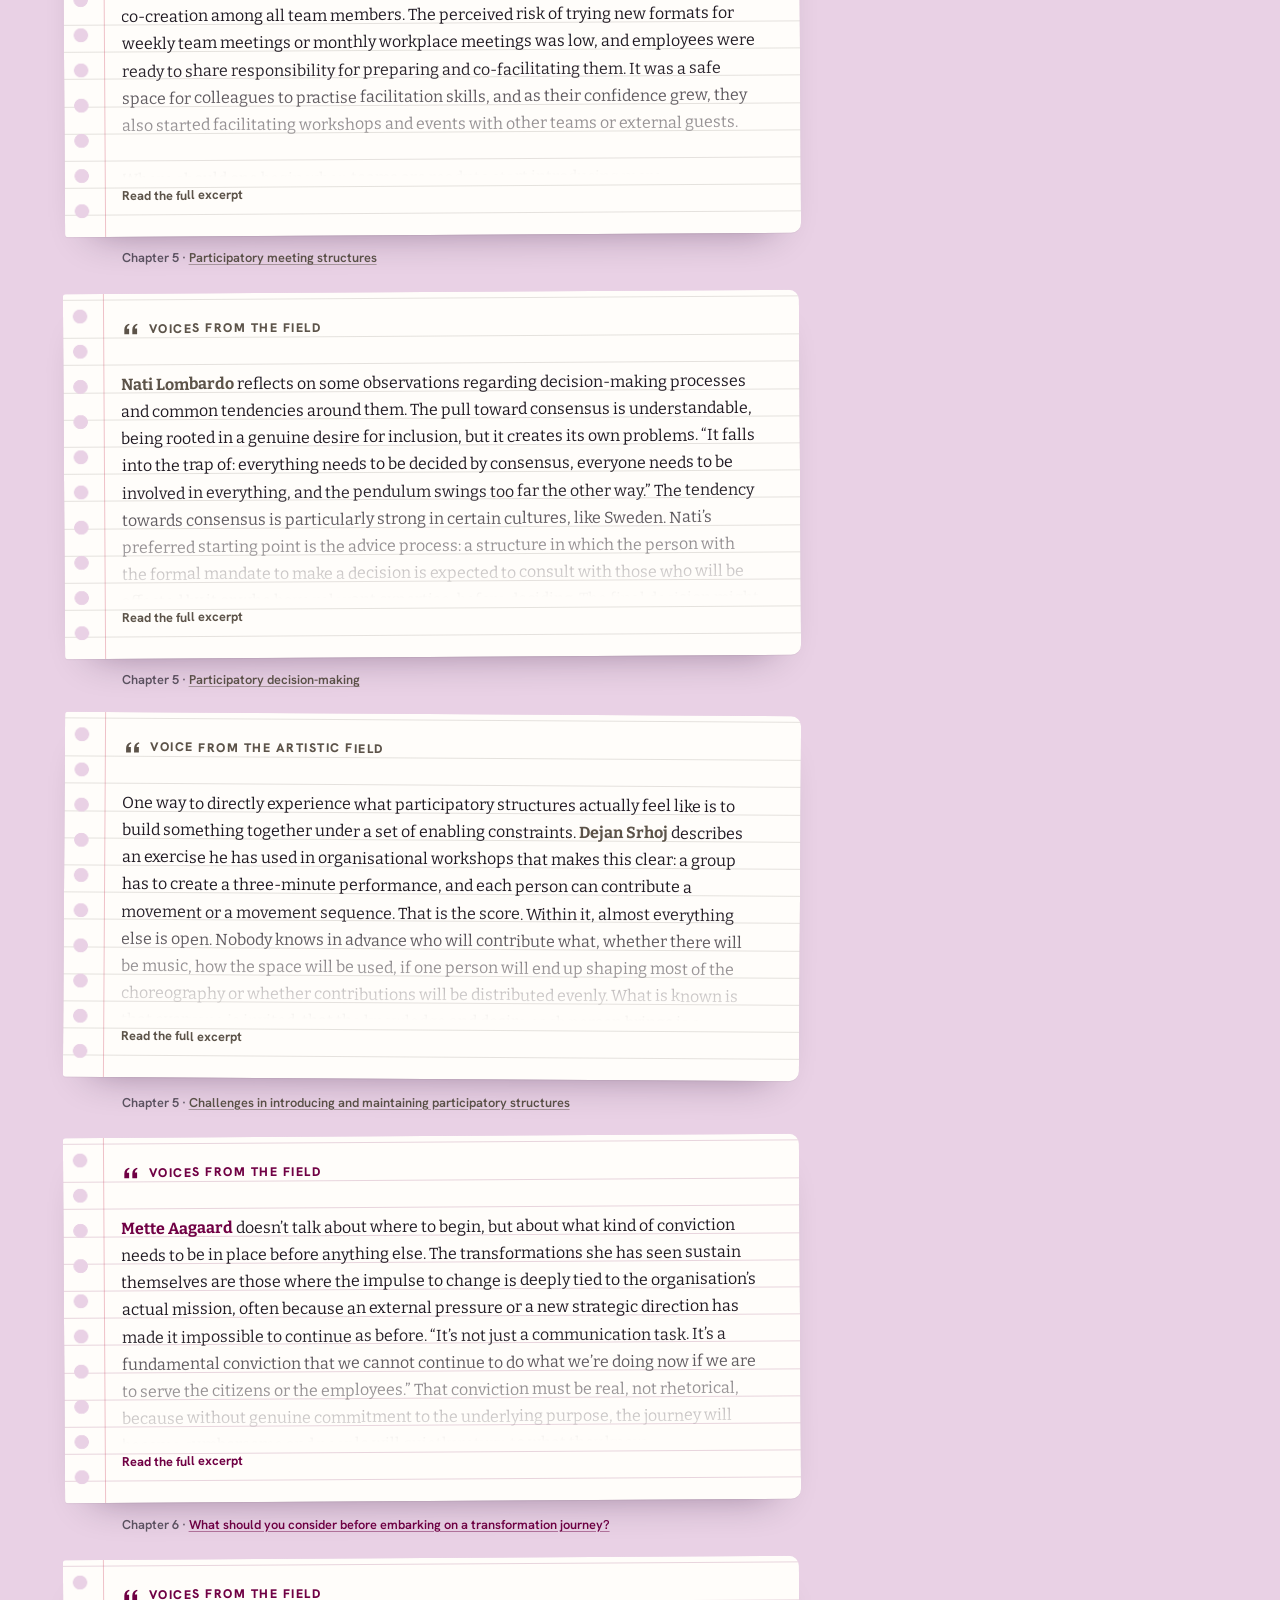
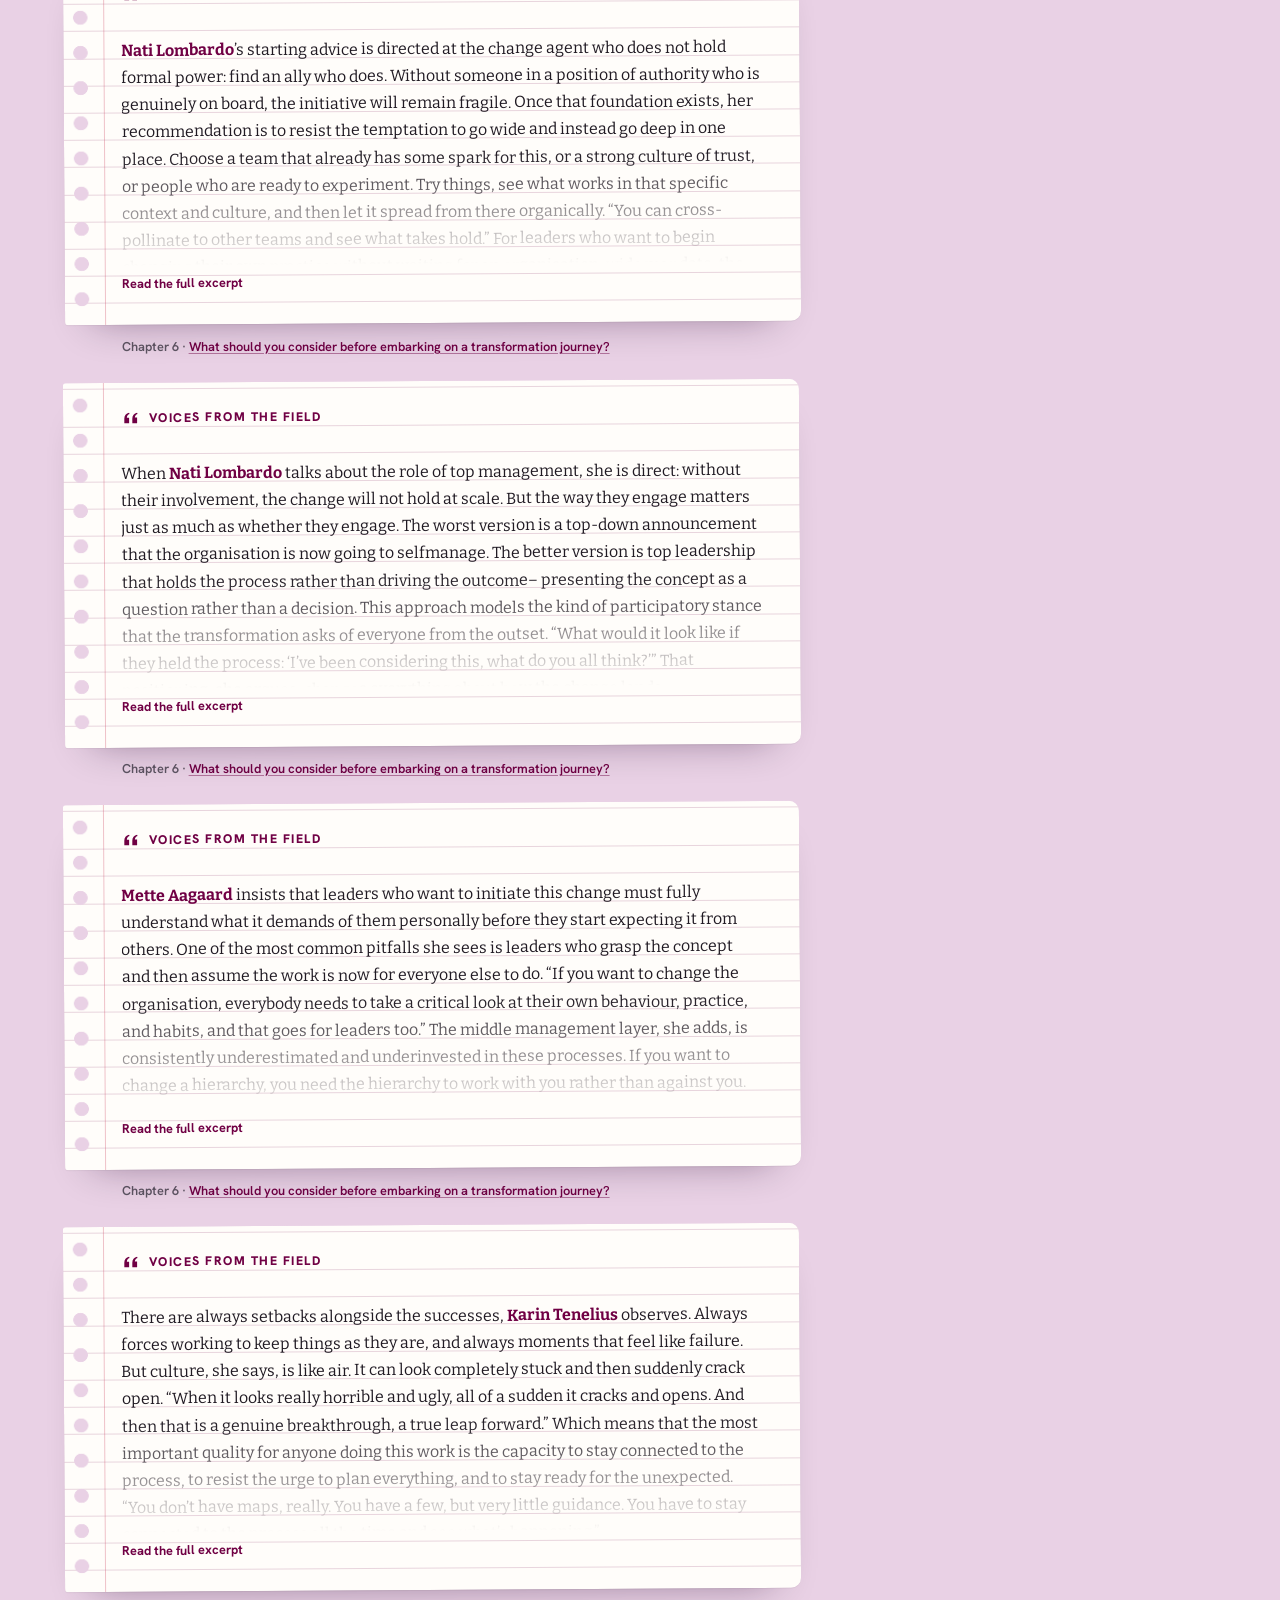
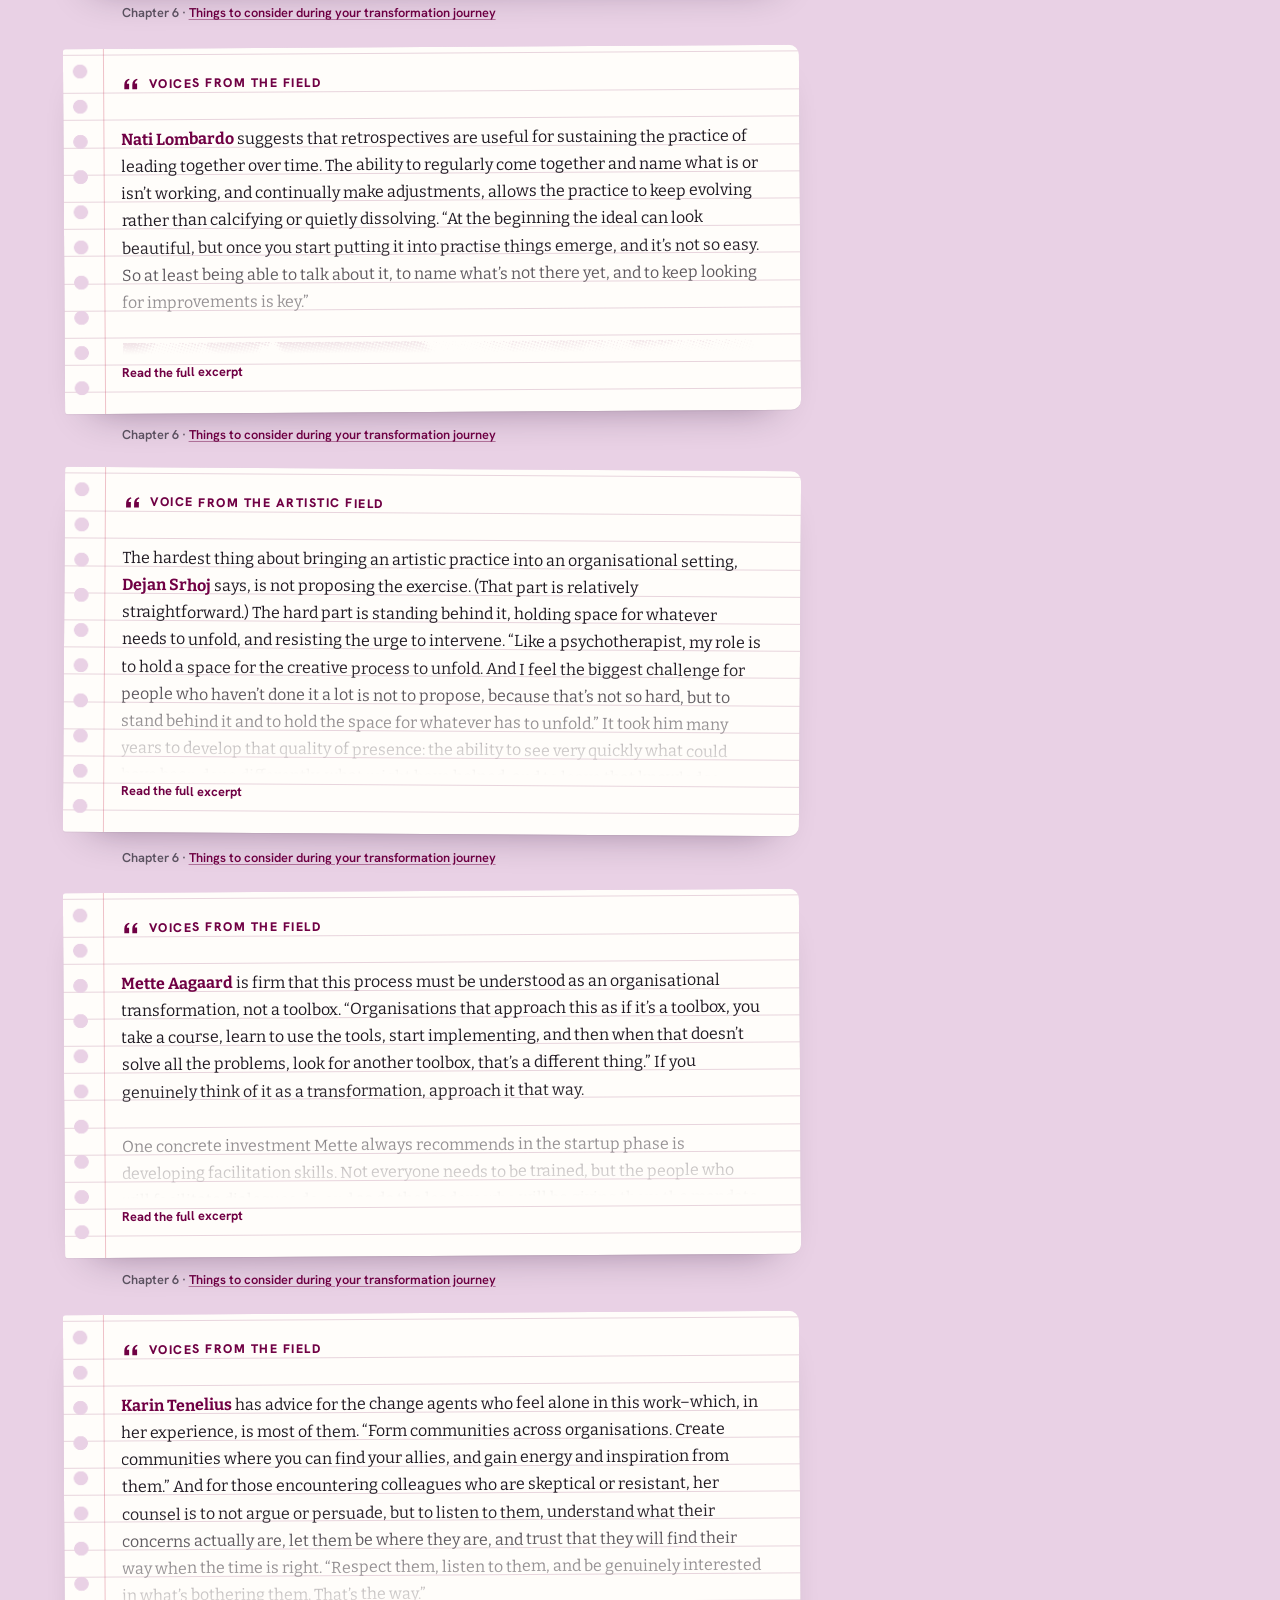
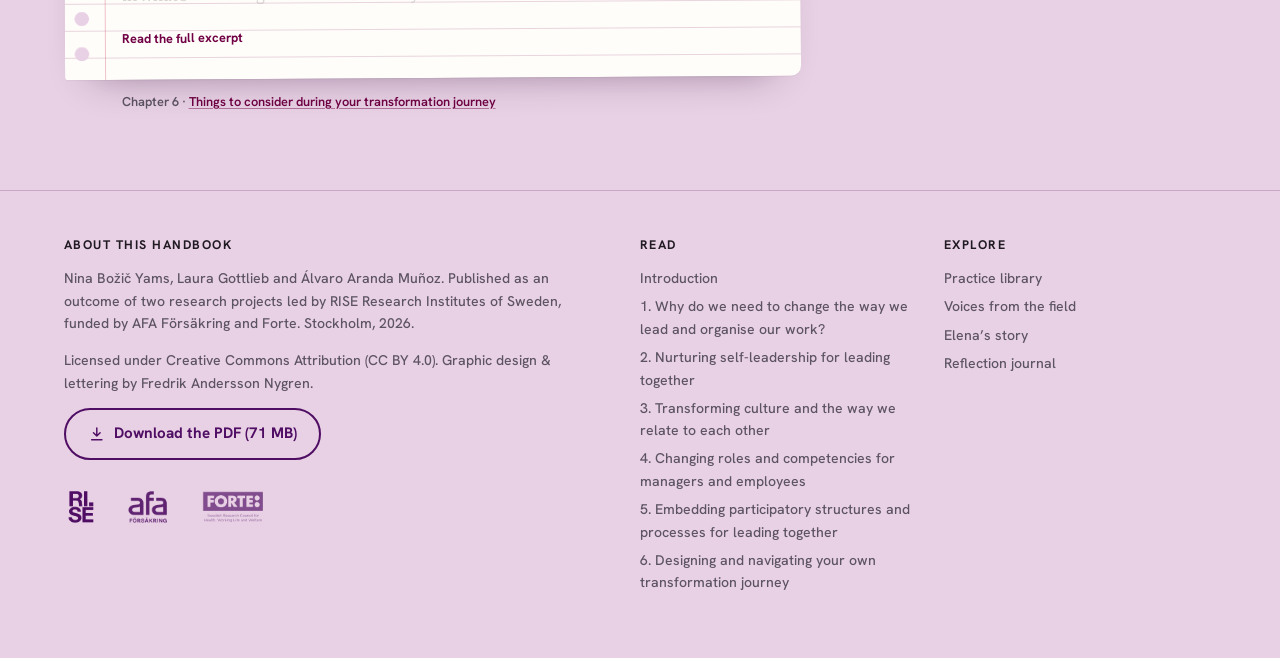
<file: voices.html>
<!doctype html>
<html lang="en">
<head>
<meta charset="utf-8">
<meta name="viewport" content="width=device-width, initial-scale=1">
<title>Voices from the field · Transforming how we lead together</title>
<meta name="description" content="Excerpts from conversations with Mette Aagaard, Karin Tenelius, Nati Lombardo and choreographer Dejan Srhoj.">
<meta property="og:title" content="Voices from the field · Transforming how we lead together">
<meta property="og:description" content="Excerpts from conversations with Mette Aagaard, Karin Tenelius, Nati Lombardo and choreographer Dejan Srhoj.">
<meta property="og:type" content="book">
<meta property="og:image" content="assets/og.jpg">
<meta name="twitter:card" content="summary_large_image">
<meta name="theme-color" content="#e9d1e5">
<link rel="icon" href="assets/favicon.svg" type="image/svg+xml">
<link rel="preload" href="assets/fonts/bitter-normal-latin.woff2" as="font" type="font/woff2" crossorigin>
<link rel="preload" href="assets/fonts/hanken-grotesk-normal-latin.woff2" as="font" type="font/woff2" crossorigin>
<link rel="stylesheet" href="assets/fonts.css?v=8febec372d">
<link rel="stylesheet" href="assets/style.css?v=8febec372d">
<style>:root{--ink:#4f0e64;--paper:#e9d1e5;--ink-d:#ecd8e9;--paper-d:#1b0c21;--ink-l:#4f0e64;--paper-l:#e9d1e5}</style>
<script>try{var t=JSON.parse(localStorage.getItem("theme"));if(t)document.documentElement.dataset.theme=t}catch(e){}</script>

</head>
<body data-chapter="">
<a class="skip" href="#main">Skip to content</a>

<header class="topbar">
  <a class="brand" href="index.html" aria-label="Home: Transforming how we lead together"><svg class="brand-mark" viewBox="0 0 40 38" aria-hidden="true"><circle class="c1" cx="20" cy="13" r="10"/><circle class="c2" cx="13" cy="25" r="10"/><circle class="c3" cx="27" cy="25" r="10"/></svg><span>Leading together<small>Web edition of the 2026 handbook</small></span></a>
  <button class="icon-btn search-btn" aria-label="Search the handbook"><svg viewBox="0 0 24 24" fill="none" stroke="currentColor" stroke-width="2" stroke-linecap="round"><circle cx="11" cy="11" r="7"/><path d="m20 20-3.5-3.5"/></svg><kbd>/</kbd></button>
  <nav class="nav" aria-label="Main">
    <div class="chapters-menu">
      <button aria-expanded="false" aria-haspopup="true">Chapters <svg viewBox="0 0 24 24" fill="none" stroke="currentColor" stroke-width="2.4" stroke-linecap="round" stroke-linejoin="round"><path d="m6 9 6 6 6-6"/></svg></button>
      <div class="chapters-pop"><a class="intro" href="introduction.html" style="--c-ink:#4f0e64;--c-paper:#e9d1e5;--c-ink-d:#ecd8e9;--c-paper-d:#1b0c21"><span class="n">i</span><span>Introduction</span></a><a href="chapter-1.html" style="--c-ink:#4f0e64;--c-paper:#e9d1e5;--c-ink-d:#ecd8e9;--c-paper-d:#1b0c21"><span class="n">1</span><span>Why do we need to change the way we lead and organise our work?</span></a><a href="chapter-2.html" style="--c-ink:#232176;--c-paper:#e2d9ed;--c-ink-d:#e6dff0;--c-paper-d:#120f24"><span class="n">2</span><span>Nurturing self-leadership for leading together</span></a><a href="chapter-3.html" style="--c-ink:#004b1c;--c-paper:#d3eadf;--c-ink-d:#daede4;--c-paper-d:#0b1812"><span class="n">3</span><span>Transforming culture and the way we relate to each other</span></a><a href="chapter-4.html" style="--c-ink:#005e5a;--c-paper:#dfeac6;--c-ink-d:#e4edcf;--c-paper-d:#0b1c1f"><span class="n">4</span><span>Changing roles and competencies for managers and employees</span></a><a href="chapter-5.html" style="--c-ink:#5c5349;--c-paper:#f1f3c2;--c-ink-d:#f2f4c5;--c-paper-d:#1e191b"><span class="n">5</span><span>Embedding participatory structures and processes for leading together</span></a><a href="chapter-6.html" style="--c-ink:#700044;--c-paper:#d8cdd6;--c-ink-d:#ded4dc;--c-paper-d:#22091a"><span class="n">6</span><span>Designing and navigating your own transformation journey</span></a></div>
    </div>
    <a href="practices.html">Practices</a>
    <a href="voices.html" aria-current="page">Voices</a>
    <a href="elena.html">Elena’s story</a>
    <a href="journal.html">Journal</a>
    <button class="icon-btn" id="theme-btn" aria-label="Toggle dark mode"><svg viewBox="0 0 24 24" fill="none" stroke="currentColor" stroke-width="2" stroke-linecap="round" stroke-linejoin="round"><path d="M21 12.8A9 9 0 1 1 11.2 3a7 7 0 0 0 9.8 9.8z"/></svg><span class="mobile-only">Dark mode</span></button>
  </nav>
  <button class="icon-btn menu-btn" aria-label="Menu" aria-expanded="false"><svg viewBox="0 0 24 24" fill="none" stroke="currentColor" stroke-width="2" stroke-linecap="round"><path d="M4 7h16M4 12h16M4 17h10"/></svg></button>
</header>
<div class="scrim"></div>
<main id="main">
<header class="page-hero wrap"><span class="kicker">Voices from the field</span><h1>Conversation partners</h1>
<p>Edited excerpts from interviews with three senior practitioners who have spent years accompanying organisations towards leading together, and one choreographer who brings an artist’s way of knowing.</p></header>
<div class="wrap"><ul style="list-style:none;padding:0;margin:0;display:grid;gap:.4rem;font-family:var(--sans);font-size:.92rem;color:var(--muted);max-width:46rem"><li><b>Mette Aagaard</b> (Denmark) former executive with 30+ years transforming organisations; author of the first Danish book on shared leadership.</li><li><b>Karin Tenelius</b> (Sweden) co-founder of Tuff Leadership Training and co-author of Moose Heads on the Table.</li><li><b>Nati Lombardo</b> (Argentina/Spain) facilitator and co-founder of The Hum; member of the Enspiral network.</li><li><b>Dejan Srhoj</b> (Slovenia) contemporary dance artist and choreographer, co-founder of Nomad Dance Academy.</li></ul>
<div class="filters" data-filter-group data-filter-target=".voice-card" role="group" aria-label="Filter by voice"><button class="chip" data-value="all" aria-pressed="true">Everyone</button><button class="chip" data-value="mette" aria-pressed="false">Mette</button><button class="chip" data-value="karin" aria-pressed="false">Karin</button><button class="chip" data-value="nati" aria-pressed="false">Nati</button><button class="chip" data-value="dejan" aria-pressed="false">Dejan</button></div>
<div class="voice-list"><div class="voice-card" data-tags="mette karin" style="--c-ink:#4f0e64;--c-paper:#e9d1e5;--c-ink-d:#ecd8e9;--c-paper-d:#1b0c21">
  <aside class="box box--voices"><div class="box-label"><svg viewBox="0 0 24 24" fill="currentColor"><path d="M4 18v-5.5C4 8.4 6.3 5.7 10 5l.6 1.6C8.2 7.4 7.3 9 7.2 11H10v7H4zm10 0v-5.5c0-4.1 2.3-6.8 6-7.5l.6 1.6c-2.4.8-3.3 2.4-3.4 4.4H20v7h-6z"/></svg> Voices from the field</div><div class="clip"><p>The leaders and consultants we spoke to during our research were consistent on one point: the case for change no longer needs to be argued. The people inside public organisations already feel it.</p>
<p><span class="speaker">Mette Aagaard</span> has spent years working with public organisations on distributed leadership. When we asked her whether the case for change still needs to be made, her answer was almost impatient. “When I meet leaders from the public sector, they feel the pain. They don’t need me to explain why it’s needed.” What she sees, again and again, is the same impossible equation: the demands placed on public organisations, the resources available, and what citizens expect simply do not add up. And when organisations feel that pressure, they reach for the only lever they know. “Historically we have just been turning the optimisation dial like crazy. In the lack of imagination, we can’t really see any other button to push. And it doesn’t solve the problem.”</p>
<p>The greater difficulty, she argues, is about imagination. It is genuinely hard for people to picture a different way of organising, one that moves beyond the binary of either “manager decides” or full consensus, or that replaces control procedures and cascading targets with something more human. As an example of how far this has gone, she mentions that each Danish public school must meet an estimated 3,000-4,000 targets set for them by both local and national governments – and sometimes even parents! “It’s not humanly possible!”</p>
<p><span class="speaker">Karin Tenelius</span> builds on this with a simple insight: the real source of organisational efficiency is not process or structure. It is engagement. “The big ‘why’ is really effectiveness, which comes from unleashing engagement and accountability in many people. Accountability comes from engagement. That’s the big game.” The evidence, she says, is visible in organisations that have made the shift. Sick leave goes down. Staff turnover falls. Financial performance improves, sometimes even when salaries are raised at the same time – this happened with some of the companies she acquired, and where self-organising principles were introduced.</p>
<p>The same logic holds in the public sector, where the bottom line is measured differently. However, it shows up in different places. Flatter structures mean fewer unnecessary management layers. Response times to citizens improve. And something harder to measure but equally significant shifts: the organisation starts to be seen as genuinely oriented towards the people it serves. “People can see the organisation is there for the citizens, not for itself. They have a bigger picture!” The benefits, she argues, are the same as anywhere else. Only the metrics are different.</p></div>
  <button class="expand">Read the full excerpt</button></aside>
  <p class="src">Chapter 1 · <a href="chapter-1.html#voices-1">Cracks in our society and working environments</a></p></div><div class="voice-card" data-tags="dejan" style="--c-ink:#4f0e64;--c-paper:#e9d1e5;--c-ink-d:#ecd8e9;--c-paper-d:#1b0c21">
  <aside class="box box--artistic"><div class="box-label"><svg viewBox="0 0 24 24" fill="currentColor"><path d="M4 18v-5.5C4 8.4 6.3 5.7 10 5l.6 1.6C8.2 7.4 7.3 9 7.2 11H10v7H4zm10 0v-5.5c0-4.1 2.3-6.8 6-7.5l.6 1.6c-2.4.8-3.3 2.4-3.4 4.4H20v7h-6z"/></svg> Voice from the artistic field</div><div class="clip"><p>The cracks in society are, in a deeper sense, problems of imagination. We have built systems that reflect a particular understanding of what human beings are, what they are capable of, and what they are for. Changing those systems requires a different way of seeing. That is where art enters.</p>
<p>When asked about it, <span class="speaker">Dejan Srhoj</span> sits for a while to reflect from his artistic perspective, considering how such cracks relate to leading together. One of the most consequential shifts in performing arts in the 20th century happened in the New York dance scene of the 1960s, with the introduction of what practitioners called scores. A score, as Dejan describes it, is a set of proposals, rules, indications or prompts that allow a choreography to unfold. When the score arrived, it replaced the authority of the choreographer. “Suddenly, you do not refer to a person anymore who knows, or who is the one that decides success or not. You refer to a score.” And in that shift, many new possibilities opened up that had not been possible before: events, relations, outputs that nobody could have predicted. All of it emerged as the score was practised. Failure became allowable. Not knowing became allowable. Being surprised became allowable.</p>
<p>The effect on dance and choreographic forms was enormous. Groups of people could practise a score together that might last one minute or two years. The research process became democratic. And perhaps most importantly, each participant was invited to contextualise what was happening from inside their own experience of the practice, rather than from the outside position of someone being directed. “To me, it feels that through that you allow each participant to contextualise as the person is doing the practice.”</p>
<p>Dejan also reflects on the risks of translating this kind of artistic practice into organisational contexts. The danger is commodification: someone takes the form of the score and puts it to work in the service of the same productivity logic it was designed to resist. But the score, he argues, tends to resist this precisely because it operates through intention. How you are within the practice shapes everything that follows: the practice itself, what emerges from it, what it means. “With the intention, then everything changes.” What it requires, in an organisational setting, is courage from leadership to allow practices whose outcomes cannot be specified in advance – a quality that is genuinely difficult to manufacture.</p>
<p>This difficulty highlights one of the most telling differences in how art and most workplaces understand human beings. In the performing arts, practitioners spend most of their time rehearsing – practising, exploring, failing, trying again – in order to perform occasionally when there is an audience. In most workplaces, that ratio is reversed. Every hour is expected to produce specific outputs. Every meeting is supposed to arrive somewhere. The space for exploration, for the kind of tuning in that precedes understanding, has been compressed to almost nothing. However, as Dejan observes, such tuning in is not a luxury. It is what we need to spend most of our time and attention on, whether we acknowledge it or not. “We know from everyday life that the majority of time is either tuning into something, tuning out of something, trying to understand, trying to fit in, finding ways to relate. We need a lot of time to understand where we are in space, where we are in time and how we relate to people who are there.”</p>
<p>For Dejan, this is at its roots a question of trust, a question that sits at the heart of the shift towards leading together. “Do we trust that our employees are there in order to create value for the organisation but also for themselves?” When the answer is uncertain, organisations reach for control, and control demands that everyone at every level is performing for the person above them, demonstrating that what they are doing makes sense. But that performance consumes the very time and attention that work requires. Refusing to acknowledge this perspective, according to Dejan, means we have created a system that expects something from people that they cannot actually deliver.</p>
<p>He pauses a minute to laugh about the ironies: as a performer, Dejan is expected to perform far less than most people in organisations. When he performs, everyone knows it is happening. The rest of the time, he is practising. “It’s very funny that I, as a performer, need to perform less than you do in your organisation, but I’m called a performer.”</p>
<p>The system that demands constant performance not only exhausts people. It traps them in a loop that is difficult to see from the inside. You report to a manager, the manager reports to another manager, all the way up to a director, who is accountable to a politician, who is accountable to a prime minister, who is accountable to voters. And voters, which is to say all of us, demand clear answers: what was the money spent on, how was it spent? We do not want too much experimentation. We just want things to work. “So in a way, it’s us who are unhappy with the system, but it’s also us voting for politicians who will deliver in a way what we don’t want.” We want things to work instantaneously, and we also want the freedom to explore, experiment and improvise. The system cannot give us both, and we keep asking it to.</p>
<p>That is why, Dejan says, he keeps returning to the organisational level, to the everyday work environment, to the small scale where change can start. It is hard to expect entire countries to shift the paradigm. But teams and organisations can. And if enough of them do, it might create a movement on higher levels. Dejan has experienced this tension firsthand: as part of a European Union project, he has been expected to fill in forms accounting for his working hours. He resists it. “I think I will just have to fake it somehow. How can I account for hours of thinking, preparing, talking, observing, dancing, and doing nothing, which all form a process that enables me to create? I need to keep the dignity and the trust that I’m doing something that has value in my own way. Otherwise I can start to doubt myself: am I doing it right, am I doing it enough, should it be more, should it be less?” The form does not measure what he is doing. It measures his compliance with a system that needs to believe it is measuring something.</p>
<p>This is one of the most dangerous effects of the current paradigm. And it connects directly to the internal cracks described earlier in this chapter. Organisations are not interested in the whole person. They are interested in one specific aspect: the rational mind, the flexible and quick response, the deliverable. Everything else, the body, the emotions, the relational self, the parts of a person that need time to tune in and find meaning, is left outside the door. “We are expected to engage at the workplace only partially.” And that accumulates. In the short and medium term, that partial engagement creates stress, burnout, and mental health problems. Over time, it prevents people from developing the capacities they do not even know they have, because those capacities only emerge through relationships, through being met as a whole person rather than as a function. “We do not exist on our own, but we exist as relational beings to other humans, living beings and objects. And if those relations are continually partial, then we stay partial.”</p>
<p>We believe that Dejan’s views open up a necessary dialogue on the transformation this book is about: if the current ways of constant control and performance are not only exhausting but structurally incapable of producing what we need, then what would it mean to build organisations around a different understanding of how humans work, create and lead together?</p></div>
  <button class="expand">Read the full excerpt</button></aside>
  <p class="src">Chapter 1 · <a href="chapter-1.html#artistic-2">Cracks in our society and working environments</a></p></div><div class="voice-card" data-tags="dejan" style="--c-ink:#4f0e64;--c-paper:#e9d1e5;--c-ink-d:#ecd8e9;--c-paper-d:#1b0c21">
  <aside class="box box--artistic"><div class="box-label"><svg viewBox="0 0 24 24" fill="currentColor"><path d="M4 18v-5.5C4 8.4 6.3 5.7 10 5l.6 1.6C8.2 7.4 7.3 9 7.2 11H10v7H4zm10 0v-5.5c0-4.1 2.3-6.8 6-7.5l.6 1.6c-2.4.8-3.3 2.4-3.4 4.4H20v7h-6z"/></svg> Voice from the artistic field</div><div class="clip"><p>For at least a hundred years, avant-garde and contemporary art have been working with the same problems that organisations are now becoming more interested in exploring. How do people share authority? How does something genuine emerge from a group? What happens to time, space, and perception when you stop organising them from the top down? <span class="speaker">Dejan Srhoj</span>, who comes from the world of contemporary performing arts, has spent years thinking about what that accumulated artistic knowledge might offer organisations trying to carry out a transformation towards collective forms of leadership.</p>
<p>“Contemporary art has been experimenting heavily with how people are together,” he says. “How do we understand or play with time, how do we play with space, what are the ways of being together, mixing everyday life and art, understanding intimacy as a political act?” This includes what I feel, how I relate to others, how I use everyday situations, how I show up in a room with other people. These intimate aspects constitute the substance of how we organise ourselves.</p>
<p>Much of this knowledge, he observes, developed in isolated pockets: avant-garde art forms in the 1920s, a particular approach to choreography in the 1960s, “conceptual dance” in the 1990s – different experiments that took place in specific spaces and timeframes and never quite escaped them. But the knowledge is there, rich and largely unexplored, available to be reapproached not only within the art field but from anywhere where people are trying to change how they work together. What gives him hope is that by translating this knowledge into organisational contexts, the knowledge might reach the scale it was aiming for: “Some of the wishes and ideas that artists had might actually be practised by many more people, especially by people or organisations that have perhaps more power in the process of social change.”</p>
<figure class="fig fig--medium"><div class="ink-img" role="img" aria-label="Illustration" data-src="assets/art/p27-0.webp" style="aspect-ratio:584/316"></div></figure></div>
  <button class="expand">Read the full excerpt</button></aside>
  <p class="src">Chapter 1 · <a href="chapter-1.html#artistic-4">Why artistic methods support transformation</a></p></div><div class="voice-card" data-tags="mette nati" style="--c-ink:#4f0e64;--c-paper:#e9d1e5;--c-ink-d:#ecd8e9;--c-paper-d:#1b0c21">
  <aside class="box box--voices"><div class="box-label"><svg viewBox="0 0 24 24" fill="currentColor"><path d="M4 18v-5.5C4 8.4 6.3 5.7 10 5l.6 1.6C8.2 7.4 7.3 9 7.2 11H10v7H4zm10 0v-5.5c0-4.1 2.3-6.8 6-7.5l.6 1.6c-2.4.8-3.3 2.4-3.4 4.4H20v7h-6z"/></svg> Voices from the field</div><div class="clip"><p>Change often shows up in small moments: a meeting that finally felt worth attending, a colleague whose voice you had never properly heard, a task you never thought you would be trusted with. The experts we spoke to collect these moments carefully, because they know that in the middle of a difficult transformation, small stories of impact matter just as much as large ones.</p>
<p><span class="speaker">Mette Aagaard</span> is candid about the nature of her work: she is usually called in when things get hard, which means her archive of stories leans more towards struggle than triumph. But even within that, she notices something accumulating. One story that stays with her is of an organisation that managed to shift its strategic direction without the usual disruption of restructuring reporting lines, a small but significant sign of what becomes possible when decision-making is genuinely distributed. More often, though, what she carries are quieter moments. The time a team member shared that it had become easier to focus once interpersonal dynamics stopped consuming so much energy: “I can actually focus on the job I need to get done.” A nurse who had spent her entire career being told she needed to listen better, without ever quite managing it, until a change in how her team structured its dialogues forced a different kind of attention. “I feel like I have new colleagues now,” the nurse told her. “These three colleagues who I’ve never really heard from because they’re quieter people, they’re extremely clever and they come up with ideas I couldn’t have come up with.” And a team member who, simply because the new structure allowed people to nominate themselves for tasks, found herself working outside her usual professional domain for the first time. “It’s more like little stories of impact rather than one big story,” Mette says. “But they add up.”</p>
<p><span class="speaker">Nati Lombardo</span> came to this work through a worker-owned software cooperative before turning her attention to NGOs. A background that sharpened her eye for a particular kind of organisational contradiction. The organisations she began working with held genuinely progressive values about how they wanted to show up in the world. Yet internally, they were still running on structures that didn’t reflect any of that. Drawing upon Laloux’s framework, she describes it as organisations holding green values but living in an orange environment. “They started to notice that internally they were still upholding very old structures that were not serving them. And they were like: how do we change?”</p>
<p>What shifts once those organisations begin to align how they operate with what they stand for is, according to Nati, primarily a sense of empowerment: the realisation that it is possible to live your values inside the organisation, not only in what it does externally. That said, she is careful not to overstate the progress. Funding constraints in the NGO world limit how much flexibility organisations can realistically afford, and many teams are still somewhere in the middle of their journey. A common sticking point is the move beyond the initial opening up, the moment of full consensus and flat equality, towards something more workable and sustainable. “How can we be more efficient while still holding those values?” That, she says, is where the real and ongoing work lies.</p></div>
  <button class="expand">Read the full excerpt</button></aside>
  <p class="src">Chapter 1 · <a href="chapter-1.html#voices-5">The benefits of leading together</a></p></div><div class="voice-card" data-tags="nati" style="--c-ink:#232176;--c-paper:#e2d9ed;--c-ink-d:#e6dff0;--c-paper-d:#120f24">
  <aside class="box box--voices"><div class="box-label"><svg viewBox="0 0 24 24" fill="currentColor"><path d="M4 18v-5.5C4 8.4 6.3 5.7 10 5l.6 1.6C8.2 7.4 7.3 9 7.2 11H10v7H4zm10 0v-5.5c0-4.1 2.3-6.8 6-7.5l.6 1.6c-2.4.8-3.3 2.4-3.4 4.4H20v7h-6z"/></svg> Voices from the field</div><div class="clip"><p><span class="speaker">Nati Lombardo</span> has spent years supporting other organisations as they transition towards self-management, but she is candid about the fact that the learning has run in both directions. When asked what lessons she has personally derived from the journey, the first thing she names is the sheer amount of inner work involved, something she had not anticipated at the start. “I didn’t really consider that at the beginning. How much I would have to look at my own behaviours and patterns.” The personal dimension of this kind of transformation – the need to examine your own habitual ways of operating and the assumptions you carry without knowing it – turns out to be as demanding as anything on the organisational side.</p></div>
  <button class="expand">Read the full excerpt</button></aside>
  <p class="src">Chapter 2 · <a href="chapter-2.html#voices-1">What is self-leadership and why it is important for leading together</a></p></div><div class="voice-card" data-tags="mette karin" style="--c-ink:#232176;--c-paper:#e2d9ed;--c-ink-d:#e6dff0;--c-paper-d:#120f24">
  <aside class="box box--voices"><div class="box-label"><svg viewBox="0 0 24 24" fill="currentColor"><path d="M4 18v-5.5C4 8.4 6.3 5.7 10 5l.6 1.6C8.2 7.4 7.3 9 7.2 11H10v7H4zm10 0v-5.5c0-4.1 2.3-6.8 6-7.5l.6 1.6c-2.4.8-3.3 2.4-3.4 4.4H20v7h-6z"/></svg> Voices from the field</div><div class="clip"><p>Self-leadership is sometimes spoken about as though it were simply a matter of individual discipline. But the practitioners we spoke to view it as something fundamentally more relational: how we know ourselves shapes how we show up with others. That connection between the inner and the collective is where much of the real work of transformation happens.</p>
<p><span class="speaker">Karin Tenelius</span> points to something she has observed repeatedly in her work with self-organising teams: the process of working differently together does not just change how decisions get made. It changes people. “I think it’s an even stronger thing than awareness,” she says. “It’s self-insight. And it’s fascinating how much self-insight self-organising processes generate in people.” She recalls working with a call centre many years ago, with a team of down-to-earth, practical people who would not necessarily have described themselves as particularly reflective. Over the course of two, three or four years, something unexpected emerged: people made significant life decisions, pursued university degrees they had never previously considered, and stepped into professional roles that had seemed out of reach. One former employee went on to become a senior manager in a municipality, something that, as Karin puts it, “was not on the cards for her.” Self-insight, she argues, is the foundation from which self-regulation and self-leadership actually grow, and it is the self-organising process itself that tends to generate it. In our research processes, that self-insight sometimes resulted in participants realising they were not in the right workplace and changing jobs. In other cases, participants realised that, throughout their lives, they had abandoned doing things that were an important source of joy, and ended up returning to them over the course of the project.</p>
<p><span class="speaker">Mette Aagaard</span> recognises the same dynamic but approaches it from a slightly different angle. The transformation she describes requires awareness at a very practical level: becoming conscious of the habitual patterns we have built up over years of working within hierarchical structures. An employee who has always delegated upward, always expected the manager to take responsibility, and has found it quite comfortable to complain when problems are not solved from above, needs to become aware of that pattern before anything can shift. “It demands more from both managers and employees to be aware of their natural patterns, and then to proactively direct themselves to change that pattern. And then to self-regulate when they notice they’ve slipped back into the old ways.”</p>
<p>That said, Mette is candid about her own ambivalence when it comes to the question of where to start. Her primary focus is on getting teams to work, and for her, the relationship between individual self-leadership and team dynamics is more like a chicken and egg than a clear sequence. Rather than beginning with the individual and telling them they need to manage themselves better, she prefers to change the team dynamic first and trust that self-insight will follow. “I would support people’s self-insight through deploying a different dynamic in the team, rather than starting with the individual.” What she has seen get in the way most often is not a lack of willingness but a lack of awareness: individuals who push their preferences too hard without noticing the effect on others, who are too confident that their way is simply the right way, and who interpret difference as a failure of intelligence rather than a different perspective. “I completely agree that self-leadership is important. It’s just that I prefer to support individuals’ ability to interact with others while working with that in a team setting. My focus is not so much on self-management of the individual in isolation.”</p>
<p>This is something we have also learned in our own research. Many organisations in Sweden approached us after the COVID-19 pandemic, asking us to support their efforts to strengthen self-leadership among their employees. However, focusing too much, or solely, on strengthening individuals’ ability to manage themselves often increases pressure and expectations around individual performance. This, in turn, increases stress levels and the risk of burnout. Most importantly, it weakens the collective focus on shared purpose, mutual care, support and collective learning, which is the cornerstone of building sustainable, meaningful, effective and innovative organisations.</p></div>
  <button class="expand">Read the full excerpt</button></aside>
  <p class="src">Chapter 2 · <a href="chapter-2.html#voices-2">What is self-leadership and why it is important for leading together</a></p></div><div class="voice-card" data-tags="nati" style="--c-ink:#232176;--c-paper:#e2d9ed;--c-ink-d:#e6dff0;--c-paper-d:#120f24">
  <aside class="box box--voices"><div class="box-label"><svg viewBox="0 0 24 24" fill="currentColor"><path d="M4 18v-5.5C4 8.4 6.3 5.7 10 5l.6 1.6C8.2 7.4 7.3 9 7.2 11H10v7H4zm10 0v-5.5c0-4.1 2.3-6.8 6-7.5l.6 1.6c-2.4.8-3.3 2.4-3.4 4.4H20v7h-6z"/></svg> Voices from the field</div><div class="clip"><p>Moving towards self-organising ways of working places a real and sometimes underestimated demand on people, particularly those who are at an earlier stage of their careers or who have never worked in environments where taking initiative was genuinely encouraged or safe. <span class="speaker">Nati Lombardo</span> has observed this tension closely in her work with NGOs and cooperative organisations.</p>
<p>“People who might be quite young when they enter the workforce don’t yet have that built in,” she says. “It takes time and a certain maturity to develop self-leadership.” The problem is often compounded by the managers around them, who are more accustomed to delegating tasks and directing people than to supporting them in growing into their own leadership space. The result can be a kind of paradox: organisations that open up space for self-leadership without building the conditions for people to actually grow into it. “We are expecting people to be able to do it, but if they can’t, we don’t know how to help them get there.”</p>
<p>Her answer highlights a shift in how managers understand their role. Rather than focusing on task delegation, coaching is the more useful orientation, where the manager understands what a particular person needs in order to step into their own leadership and creates the conditions for that to happen. But crucially, she argues, that responsibility should not solely rest with the manager. Distributing the role of supporting others across the whole team is itself a form of empowerment. “It’s like distributed empowerment,” she says. “I think that’s quite important.”</p>
<p>She also pushes back on an assumption she often hears from managers: that people simply prefer to be told what to do. In her experience, that preference is rarely as fixed as it appears. “Is it that they don’t want it, or is it that they never had the experience or a context where they could do that, and therefore they don’t know how?” The distinction matters enormously – one calls for acceptance and the other calls for intentional design. And the way forward, she suggests, is less about individual coaching in isolation and more about creating spaces where teams can openly and explicitly talk about what they are trying to build together, what support is needed, where they still fall short, and what skills they need to develop collectively. “It takes time,” she says. “Not just the manager with new people, but for everyone.”</p></div>
  <button class="expand">Read the full excerpt</button></aside>
  <p class="src">Chapter 2 · <a href="chapter-2.html#voices-3">In what ways can self-leadership stand in the way of leading together?</a></p></div><div class="voice-card" data-tags="dejan" style="--c-ink:#232176;--c-paper:#e2d9ed;--c-ink-d:#e6dff0;--c-paper-d:#120f24">
  <aside class="box box--artistic"><div class="box-label"><svg viewBox="0 0 24 24" fill="currentColor"><path d="M4 18v-5.5C4 8.4 6.3 5.7 10 5l.6 1.6C8.2 7.4 7.3 9 7.2 11H10v7H4zm10 0v-5.5c0-4.1 2.3-6.8 6-7.5l.6 1.6c-2.4.8-3.3 2.4-3.4 4.4H20v7h-6z"/></svg> Voice from the artistic field</div><div class="clip"><p>When an organisation decides to initiate a process of transformation using artistic methods, something begins to unfold that is difficult to understand from the outside. <span class="speaker">Dejan Srhoj</span> describes it as a space of research: one that requires a certain courage from leadership to enter, because the outcomes cannot be predetermined. As the creative process of transformation develops, he says, you encounter challenges and problems, but also joys and desires. What he and his colleagues do as facilitators, within that space, is invite people to question their own role, not only within the organisation, but as individuals in relation to others.</p>
<p>The vehicle for such questioning is often movement. Through dance and physical exercises, he invites people to try things they would not normally do: to lead when they are habitual followers, to follow when they are usually leaders. The experience opens up questions: Do I feel that everything will collapse if I do not lead? If I take action, will I destroy what is already happening, as if there were a plan my initiative might ruin? These are psychological questions that the exercises make visible, giving people a direct physical experience with their own patterns in a context where there is no right way to be. “If our task is to research, if our task is experimentation, if our task is innovation, then through those workshops we invite people to take action, to take responsibility for their own proposals, in a context that does not judge what they have proposed, which allows for unexpected outputs and which allows for failure as well.” For Dejan, this is what self-leadership looks like from the inside: not a set of skills to be acquired, but an awareness and a self-emancipation within the body, within oneself, and then in relation to the group and the organisation.</p>
<p>What makes the body and movement essential to this process, rather than simply one method among many, is a question Dejan has thought about. The answer begins with time.</p>
<p>Through physical exercise, the experience of leading or following, of feeling safe or not safe, of knowing or not knowing, is immediate. There is no discussion about it first. The experience itself gives you the information directly, and reflection arrives afterward to place it in the context. “I believe that movement and dance have their own logic, their own language, their own ways of understanding, which are many times faster than through language and thinking with our brain. It’s as if we unlock something.” That unlocking, he argues, is not metaphorical. As human beings, we have understood ourselves and related to each other through doing, playing, working and moving together for millions of years. The capacity to navigate a room full of other people, to sense who is leading, who is following, who has a particular energy that makes you want to move with them, has been practised across our history as humans. Sitting in meetings, using computers, resolving issues through language alone: that is very recent. “Maybe evolution will get us there, maybe in 50,000 years we will be able to resolve things only by sitting, but right now we are not there at all.” What embodied practice does is it gives us access to a deeper layer of knowing. A knowing we have built across generations and can no longer consciously remember, but that our bodies still hold. He offers a simple example that illustrates this. An exercise he often returns to is one where a group simply walks together. When one person stops, everyone stops. When one person starts to walk, everyone starts to walk. Nothing more than that. And yet, within half an hour, that exercise yields knowledge that would be extremely difficult and time-consuming to arrive at through conversation alone: who the people in the room are, how they behave, who creates a genuine bodily pull to follow certain people and who follows only because the exercise requires it, who leads because they carry a particular energy and who leads because they have decided they should. That speed – and that directness of access – is what embodied practices bring to the work of leading together.</p></div>
  <button class="expand">Read the full excerpt</button></aside>
  <p class="src">Chapter 2 · <a href="chapter-2.html#artistic-4">In what ways can self-leadership stand in the way of leading together?</a></p></div><div class="voice-card" data-tags="dejan" style="--c-ink:#004b1c;--c-paper:#d3eadf;--c-ink-d:#daede4;--c-paper-d:#0b1812">
  <aside class="box box--artistic"><div class="box-label"><svg viewBox="0 0 24 24" fill="currentColor"><path d="M4 18v-5.5C4 8.4 6.3 5.7 10 5l.6 1.6C8.2 7.4 7.3 9 7.2 11H10v7H4zm10 0v-5.5c0-4.1 2.3-6.8 6-7.5l.6 1.6c-2.4.8-3.3 2.4-3.4 4.4H20v7h-6z"/></svg> Voice from the artistic field</div><div class="clip"><p>In our research projects, we employed artistic practices to help build psychological safety among participants. Choreographer <span class="speaker">Dejan Srhoj</span> reflects on how a choreographic practice that emphasises investing time to tune in before people start working together – by slowing down and bringing awareness to space, time, relationships, and feelings – strengthens different aspects of psychological safety, including trust, taking risks, inclusion and open conversations:</p>
<p>“Before work happens in a room, something else has to happen first. Where am I physically? What is this space? What is its temperature?How large is it? Do I feel safe here? Do I feel welcome? Who are the people around me, and how do I relate to them? Where did I come from before this meeting, and where am I going afterward? These are not trivial questions to be ignored to start the ’real’ work. They are the real work, or at least the necessary ground for it. And they take time.”</p>
<p>In dance and choreography, Dejan says this tuning is so fundamental that practitioners do it without thinking. It is the default, the starting point of every rehearsal, something nobody questions. In his work with organisations, however, he discovered that this is far from the default elsewhere. “People simply sit and start talking, as if you can jump over all of this just because you told yourself,: let’s just start working. But it doesn’t work like that.” The body is still in transit, still arriving, still negotiating the room and the people in it, while the meeting has already begun.</p>
<p>What choreography brings, then, is an understanding of dramaturgy: the thinking about how an event is structured in time and space. When do people move, when do they reflect, and when do they rest? How is the space organised? How much time is devoted to each phase, and in what sequence? “Everything is important: when you have the break, what kind of break it is, when you reflect, how you reflect, when you move and for how long.” This is nothing to be stressed about, but rather, something to be attentive to. And the answers might differ from time to time, from place to place. Recognising how people inhabit a shared space and time shapes everything that becomes possible within it.</p>
<p>The effect of understanding and attending to this, Dejan says, is trust. Not trust as an abstract value to be stated or agreed upon, but trust as in something that actually arises in a body, in a room, and between people. And from trust arises something else that organisations rarely make room for: playfulness. “We’ve established trust, so we can be playful. And within that playfulness, different qualities of people can emerge, some of them that we know and some of them that are not known.” Playfulness allows for silliness, for not knowing, for failure. It also creates something that is still rare in organisational life: a more equal starting point. When nobody already knows how to do the task at hand, when everyone is practising something new together, the hierarchy slowly dissipates.</p>
<p>What this setup ultimately makes possible, and what Dejan holds as a deep intention in this work, is the possibility of a whole person being present. Not the rational or the professional role alone, but the whole individual, the body, the emotions, the difficulties and desires. All the parts of a person that workplaces usually ask to be left outside the door. The embodied experience is meant to be brought into dialogue with the cognitive: how does what has just emerged in me translate into my everyday work and life? That translation, Dejan acknowledges, is where the biggest challenge lies. Some of it happens consciously, through reflection. And some of it, perhaps the biggest part, happens through continuous practice and without quite knowing how.</p></div>
  <button class="expand">Read the full excerpt</button></aside>
  <p class="src">Chapter 3 · <a href="chapter-3.html#artistic-1">Creating psychological safety: The foundation for leading together</a></p></div><div class="voice-card" data-tags="karin" style="--c-ink:#004b1c;--c-paper:#d3eadf;--c-ink-d:#daede4;--c-paper-d:#0b1812">
  <aside class="box box--voices"><div class="box-label"><svg viewBox="0 0 24 24" fill="currentColor"><path d="M4 18v-5.5C4 8.4 6.3 5.7 10 5l.6 1.6C8.2 7.4 7.3 9 7.2 11H10v7H4zm10 0v-5.5c0-4.1 2.3-6.8 6-7.5l.6 1.6c-2.4.8-3.3 2.4-3.4 4.4H20v7h-6z"/></svg> Voices from the field</div><div class="clip"><p><span class="speaker">Karin Tenelius</span> starts with a simple observation: self-organising requires more collaboration, collaboration requires communication, and communication requires a language for things that are usually left unnamed. “Between people, there are interpersonal relationships happening; that’s air, basically. But the air has qualities: moods, tension or not. In a team, there’s a working climate, and you need a completely different language to be able to name what’s going on between people.” Part of what she and her colleagues do when working with teams is help them develop that language.</p>
<p>The examples she gives are small but telling. The word pebble is used to name a friction between two people: something like a stone in your shoe that is tickling or hurting you, that, in most workplaces, would simply be left untouched. “In ordinary workplaces, that friction just goes on for ages; some people don’t talk to each other if they don’t like each other. But in self-organising teams, we have to cooperate, so we need to resolve it.” A moose head is something bigger: a tension that has become infected, perhaps taboo, that everyone in the room senses but nobody is addressing. These invented words do something important. They make it possible to talk about things that previously had no name and therefore no handle.</p>
<p>The core objective of the rituals Karin recommends is to keep the culture open: to maintain an environment where nothing is too small to address and where the working climate is often tended to. Quality check-ins, she stresses, are not about reporting what you did last weekend or announcing that you feel fine. They are about genuinely attending to how people are doing and how they are. Quarterly meetings include a dedicated moment to ask whether any moose heads have surfaced. Feedback is built in as an ongoing practice rather than reserved for formal reviews, with the team developing shared agreements about how to name and address behaviour that is getting in the way. “It’s really about keeping communication and the working climate clean.”</p>
<p>On the question of when and how feedback happens, Karin is pragmatic. Some of it is responsive: if someone is behaving in a way that is not helpful, there needs to be an agreement that a colleague can name it at the moment. Some of it is structural: evaluating after a meeting what worked and what did not, as a regular ritual, so that the team can keep refining how it operates together. Decision-making processes are themselves rituals, she argues, ensuring that mandates are kept where they belong and that before anyone makes a decision that affects others, there is a shared process for doing so. Importantly, she cautions against trying to design all of this in advance. “It’s better to carve out rituals and procedures along the way, as things occur that need to be addressed.”</p>
<p>When teams come from more hierarchical cultures where psychological safety is low, she does not begin by demanding openness. She begins by onboarding people into the idea of it: acknowledging the fear that is present, making it nameable, and letting openness grow from there. “Openness feeds openness,” she says. Most people, in her experience, actually want to be more open. What stands in the way is fear, and fear responds to being named. “Ask: what is it that we don’t talk about? And then openness is created.” On power, her approach is similarly direct. Rather than committing to flattening all hierarchies, she encourages teams to name the hierarchies that actually exist, including knowledge and competence hierarchies, and to talk about them honestly. A founder who holds power by virtue of being a founder needs to acknowledge that explicitly and take responsibility for how it shows up. “It’s resolved through communication,” she says.</p></div>
  <button class="expand">Read the full excerpt</button></aside>
  <p class="src">Chapter 3 · <a href="chapter-3.html#voices-2">Building a culture of feedback, coaching and conflict resolution</a></p></div><div class="voice-card" data-tags="nati" style="--c-ink:#004b1c;--c-paper:#d3eadf;--c-ink-d:#daede4;--c-paper-d:#0b1812">
  <aside class="box box--voices"><div class="box-label"><svg viewBox="0 0 24 24" fill="currentColor"><path d="M4 18v-5.5C4 8.4 6.3 5.7 10 5l.6 1.6C8.2 7.4 7.3 9 7.2 11H10v7H4zm10 0v-5.5c0-4.1 2.3-6.8 6-7.5l.6 1.6c-2.4.8-3.3 2.4-3.4 4.4H20v7h-6z"/></svg> Voices from the field</div><div class="clip"><p>Transforming culture in organisations that have long operated as a hierarchy is rarely a question of implementing the right framework or attending the right training. <span class="speaker">Nati Lombardo</span>, who has worked with NGOs and cooperatives through such transitions, usually starts with something simpler.</p>
<p>“When it comes down to it, our main advice is: talk about it. Just talk about all the things you think you can talk about. Make things explicit. Make space for people to be able to name what they need, what they want, what they’re scared of.” The phrase “bringing your whole self to work” may have become a cliché, she acknowledges, but the underlying idea is genuine. Creating space for people to show up more fully is not a nice addition to cultural change. It is the beginning of it. And that space cannot be designed from above and handed down. It has to be built together, starting from real questions: what does each person in this team need? What do we all bring? What happens when my personality meets yours? “From that place,” she says, “you can decide together what kind of culture you want to have, and then ask: where is the gap between where we are now and where we want to go, and how do we support each other?”</p>
<p>One of the conversations that tends to be hardest to open, particularly in Scandinavian contexts where the word itself carries uncomfortable associations, is the conversation about power. Nati is direct about what makes it possible. “It’s quite important that the people who already hold some of the power, whether social capital or explicit role-based power, are the ones who open up the conversation.” An external facilitator can help create conditions for this, but the key move is modelling: showing, through how you show up, that talking about power is not an accusation or a threat but a necessary part of building something more honest together. Nati recalls a fishbowl exercise in one of her workshops where several participants found it genuinely difficult to acknowledge the power they held, precisely because they associated power with something negative. What changes when more nuance enters that conversation – when power can be talked about in terms of how it is earned, how it can be used well, and how it can be distributed – is that the topic stops being taboo and starts being workable in the team.</p>
<p>That same dynamic, she argues, is at the heart of the most common obstacle she encounters when working with teams on cultural change. You can put the right structures in place, agree on the right values, and run the right workshops, but if the people who hold formal or informal power behave in ways that contradict what is being said, the culture will not shift. “You can talk about a lot of things, but if the person who holds that leadership role shows up in a way that contradicts all of their stated ideals, the culture is really not going to shift, and it will be much more difficult.” Role modeling, she says, is not one ingredient among many. It is the condition that determines whether everything else lands or not.</p></div>
  <button class="expand">Read the full excerpt</button></aside>
  <p class="src">Chapter 3 · <a href="chapter-3.html#voices-3">Talking about power and practising power differently</a></p></div><div class="voice-card" data-tags="mette nati" style="--c-ink:#004b1c;--c-paper:#d3eadf;--c-ink-d:#daede4;--c-paper-d:#0b1812">
  <aside class="box box--voices"><div class="box-label"><svg viewBox="0 0 24 24" fill="currentColor"><path d="M4 18v-5.5C4 8.4 6.3 5.7 10 5l.6 1.6C8.2 7.4 7.3 9 7.2 11H10v7H4zm10 0v-5.5c0-4.1 2.3-6.8 6-7.5l.6 1.6c-2.4.8-3.3 2.4-3.4 4.4H20v7h-6z"/></svg> Voices from the field</div><div class="clip"><p>The practitioners we spoke to have each developed their own answer to the question of what cultural change actually looks like in practice, not as a set of abstract principles but as repeatable ways of being together that teams can build into their daily work.</p>
<p><span class="speaker">Mette Aagaard</span> draws heavily on the sociocracy toolbox*, a set of principles and structures she has seen work across very different organisations. “Personally, I find it hard to take part in meetings or dialogue that don’t adhere to these kinds of principles,” she says. The practices are specific and unglamorous, but that is precisely the point.</p>
<p>It starts with the check-in: not a 30 update on what everyone has been doing, but a brief moment to ensure that each person is genuinely present and that nothing is standing in the way of their full attention. Then there is decision-making by consent, which she is an enthusiastic advocate for because it sidesteps the power struggles that tend to emerge from consensus-based processes. Speaking in rounds ensures that talking time is distributed rather than captured by the most confident voices. Having a dedicated facilitator for each meeting means that when something difficult needs to be brought to the table, whether because the content is complex or because emotions are running high, there is someone whose explicit role is to hold the space. “It’s about helping the team refrain from moving into decision-making mode when what we are discussing is not yet ready for a decision, but needs more exploration of perspectives in order to better understand the complexity of an issue.”</p>
<p>Working with roles and how they are distributed and nominated among colleagues is another piece, one she acknowledges can be genuinely sensitive. And then there is transparency, which she finds teams often struggle with in unexpected ways. She describes one team that considered introducing full transparency around the registration of working hours. The idea came from a place of mutual care: without a manager surveying hours, colleagues had no way of knowing if someone was accumulating far too many and needed help or protection. But others experienced the proposal as surveillance. “I don’t want my colleagues to monitor when or how much I’m working, and I feel it becomes a competition for who’s accumulated the most hours, as in who’s the best colleague.” The conversation took a long time and carried a lot of hard feelings. Eventually, they went ahead with it. And what happened was not competition or blaming each other: they discovered that one colleague had been registering fewer hours than she should have been.When they asked what was going on, it turned out she was navigating a difficult situation at home involving a child who was struggling to attend school. “And then the team said: now that we know this, how can we help you?” The transparency that had felt threatening became the condition for support.</p>
<p><span class="speaker">Nati Lombardo</span> offers two stories from her own experience that, together, capture something important about what makes this work succeed and what can make it fall apart even when everything seems to be in place.</p>
<aside class="note">* <a href="https://sociocracyforall.org/and" target="_blank" rel="noopener">sociocracyforall.org/and</a> Sociocracy handbook “Many Voices One Song”: <a href="https://sociocracyforall.org/many-voices-one-song/" target="_blank" rel="noopener">sociocracyforall.org/many-voices-one-song/</a></aside>
<p>The first is the case of Loomio, the organisation where she first began working in this way. By most measures, the conditions were right. The culture was strong, the processes were well designed, and the team had even built their own technology to support their way of working. “We had great processes. We had the technology. We built it ourselves to enable this way of working.” And yet it became unsustainable, not because of anything internal to the culture or the organisation, but because the funding was not there. The income was not being generated. “So it’s like: we can look at all the pieces, but sometimes it’s not just about the culture and how we organise. It’s also about what’s happening in the world. What is the context? How do we pay ourselves?” The lesson Nati draws from Loomio is not a counsel of despair but a reminder that cultural and organisational transformation does not happen in a vacuum. External factors matter, and sometimes, despite everything, you have to let go.</p>
<p>The second story is more hopeful. Working with a cooperative in the UK, Nati encountered a team that had already been on their journey for five or six years by the time she came in to support their decision-making processes. What struck her was not the absence of challenges but the quality of the response to them: a genuine collective willingness to keep improving, keep changing, keep trying rather than giving up. “Everyone was really engaged in what was happening.” The team had a high level of trust, and had built real relationships with each other despite being geographically distributed. They also brought something to their difficulties that cannot be installed through a workshop or framework: the disposition to stay in it together. That, she suggests, is what the culture ultimately needs to make possible.</p>
<figure class="fig fig--medium zoomable"><div class="ink-img" role="img" aria-label="Illustration" data-src="assets/art/p67-0.webp" style="aspect-ratio:572/768"></div></figure></div>
  <button class="expand">Read the full excerpt</button></aside>
  <p class="src">Chapter 3 · <a href="chapter-3.html#voices-4">Challenges with distributed teams</a></p></div><div class="voice-card" data-tags="karin nati" style="--c-ink:#005e5a;--c-paper:#dfeac6;--c-ink-d:#e4edcf;--c-paper-d:#0b1c1f">
  <aside class="box box--voices"><div class="box-label"><svg viewBox="0 0 24 24" fill="currentColor"><path d="M4 18v-5.5C4 8.4 6.3 5.7 10 5l.6 1.6C8.2 7.4 7.3 9 7.2 11H10v7H4zm10 0v-5.5c0-4.1 2.3-6.8 6-7.5l.6 1.6c-2.4.8-3.3 2.4-3.4 4.4H20v7h-6z"/></svg> Voices from the field</div><div class="clip"><p>The shift from hierarchical leadership to leading together asks something from everyone involved, not just those at the top. The practitioners we spoke to have thought carefully about what it requires – both from the managers learning to let go and the employees learning to step up.</p>
<p><span class="speaker">Karin Tenelius</span> locates the starting point in something that seems simple: awareness. Most managers who operate in a parent-child dynamic with their employees don’t realise they are doing it. Neither do the employees. “It’s an invisible power, a hierarchical dynamic going on,” she says. In Sweden in particular, she observes that managers often believe they are coaching, involving and listening when, in practice, they are not. The theory is there; the behaviour has not followed. “So it’s an awakening.” And from awareness, she argues, comes the possibility of choice: the ability to notice the pattern you are in and decide, in that moment, to do something different. That choice requires honest feedback and straightforward interaction, catching yourself over and over again as old habits reassert themselves. At Tuff Leadership Training, where she and her colleagues have been self-organised for 23 years, they have developed a direct language for this. When someone slips into a passive or victim-like stance, a colleague might say: “We don’t have any employees here; we just have owners. Can you choose to be an owner? How would that sound?” It takes time, she says, especially for managers who have spent years in a different role. But it is learnable, through sustained practice and repeated choice.</p>
<p><span class="speaker">Nati Lombardo</span> approaches the same question from the manager’s perspective and offers something like a practical checklist for what genuine role modeling requires. It starts with showing up authentically: being willing to be vulnerable if you want others to be vulnerable, receiving feedback openly, and asking for it proactively rather than waiting for it to arrive. It means saying “I don’t know” when you do not know, making it visible that mistakes happen and that they are survivable, and holding yourself accountable if you want accountability to become a shared norm. “Those are probably some of the crucial pieces,” she says. Beyond that, it calls for making a real change to the way you occupy meetings and decisions: moving from directing to facilitating, from deciding to involving, from delegating tasks to opening up shared processes. “How do you involve others? How do you bring them into the conversation? How do we encourage shared decision-making or shared delegation?” For employees who are more used to a traditional passive role, Nati is honest about the challenge. Change on that side of the relationship is harder to sustain if the people with formal power have not shifted first. “You first need the leaders and the people in power to shift out of their current perspective, their roles, or their ways of doing things, to model something different, so that others can pick it up and start doing it as well. Otherwise, you can talk as much as you want.” Given that foundation, she points to a few practices that can help employees grow into more active participation. Learning facilitation skills is one, not only because it equips people to run meetings but because the act of facilitating is itself a form of stepping into leadership. “It gives you a sense of empowerment, a sense of: I can also do something that is leading the team towards some outcome.” Proactively asking for feedback is another practice she recommends, as it helps build self-awareness and opens space for the kinds of difficult conversations that most teams find hard to sustain.</p>
<p>One practice Nati returns to with particular enthusiasm is what she calls pods: small peer coaching groups of three to five people who meet regularly, usually every two weeks, specifically to support each other’s development. The groups are deliberately composed across different parts of the organisation, bringing together people who do not normally work together, which gradually strengthens the social fabric of the organisation. They are rotated every six months or so, so that trust and relationships keep building in new directions. What happens in a session varies by team and by moment. Sometimes someone brings a specific challenge they want to think through together. Sometimes it is more of a check-in: how are you feeling, what are you struggling with, what do you need? Some pods use more structured formats – like Troika from Liberating Structures1 or Case Clinic from Theory U2 – for delving deeper into something. Others keep it more conversational. Sometimes the focus is tied to a specific developmental goal a person is working on. “If that person is currently focused on bringing more appreciation into the team, the focus of the meetings will be on that developmental goal and how they’re doing.” Sometimes it is as immediate as: “I just need feedback on this presentation I’m preparing.”</p>
<aside class="note">1. To find out more, check out: <a href="https://liberatingstructures.com/8-troika-consulting/" target="_blank" rel="noopener">liberatingstructures.com/8-troika-consulting/</a></aside>
<aside class="note">2. To find out more, check out: <a href="https://u-school.org/caseclinic" target="_blank" rel="noopener">u-school.org/caseclinic</a></aside>
<p>What Nati finds significant about the pods model is what it replaces and supplements. The standard HR procedure of a once-or-twice-a-year developmental talk between a manager and an employee, with a few followup meetings scattered throughout the year, leaves people without the kind of continuous, in-time support that actually helps them grow. A manager responsible for 20 or even 50 people cannot realistically be the primary source of assessing their performance and knowing what development is needed for each employee. “I have no idea what they all do in everyday operations, so I cannot be the main and only person evaluating their performance and helping them develop,” as one manager she worked with put it. Peer coaching, distributed across the organisation and built into regular rhythms, begins to fill that gap. And in doing so, it shifts the culture: from one where development is something steered for you by someone above you, to one where it is something you and your colleagues are actively doing together.</p></div>
  <button class="expand">Read the full excerpt</button></aside>
  <p class="src">Chapter 4 · <a href="chapter-4.html#voices-1">The evolving role of employees: learning to take initiative and responsibility</a></p></div><div class="voice-card" data-tags="dejan" style="--c-ink:#005e5a;--c-paper:#dfeac6;--c-ink-d:#e4edcf;--c-paper-d:#0b1c1f">
  <aside class="box box--artistic"><div class="box-label"><svg viewBox="0 0 24 24" fill="currentColor"><path d="M4 18v-5.5C4 8.4 6.3 5.7 10 5l.6 1.6C8.2 7.4 7.3 9 7.2 11H10v7H4zm10 0v-5.5c0-4.1 2.3-6.8 6-7.5l.6 1.6c-2.4.8-3.3 2.4-3.4 4.4H20v7h-6z"/></svg> Voice from the artistic field</div><div class="clip"><p>In most organisations, a manager’s role comes with a very clear “score”. There are expectations about how to occupy a room, how much to speak, where to stand, and what to know. Managers are expected to have the answers, to perform and be competent, and to be the central presence in meetings. Their schedules reflect this: dense with meetings – occasions to demonstrate that they are managing others. In the workshops he facilitated, <span class="speaker">Dejan Srhoj</span> proposed something that goes directly against all of this. What if managers became listening structures instead? What if they spent time simply hanging around the kitchen, observing with their whole body, entering meetings only when invited, attending to what was actually happening around them rather than performing their role at the front of the room?</p>
<p>The proposal sounds simple. What it asks of people is considerable, because the role is not just a set of behaviours. It is, as Dejan describes it, a score that people inhabit so completely that they become it. “A lot of what we do is: we perform our job role, and the role has a quite clear set of instructions. And the moment you find yourself in it, suddenly you become this role.” What dance and choreography do to make this visible is they invite people to shift perspective, to move differently in the room, and to relate to others from an unfamiliar position in which the role and the person are not the same thing. The role demands certain behaviours, but there is space, always, for negotiation between what is expected and how you actually inhabit it. We just need to provide a rehearsal ground for practising other ways of being with each other.</p>
<p>When that space opens up, something changes in how people are viewed and view themselves. Employees who had been silent through entire workshops began, over time, to facilitate, to propose, to lead. In one case, a person who had said almost nothing in the early sessions ended up reading a poem to a room of politicians and moving them to tears. The shift of power was not announced or planned. It emerged as people encountered themselves and each other outside the positions their roles had assigned them. “By shifting roles, or by inviting people to change perspectives, or how they see things, or how they are in the room, how they relate to others, we get different aspects and qualities of the people, and see them as individuals that have their own perks and qualities, which are different from the role that they are expected to fulfil or embody.” What becomes possible then are relations that are fuller, more trusting, more capable of genuine dialogue and even criticism, because the people in them are no longer being taken as monolithic structures but as dynamic, emerging processes. Dejan is careful about how he views managers. He does not experience them as powerful beings who could change things but choose not to. He experiences them as people under enormous and rarely acknowledged pressure, caught between the desires and needs of the people below them and the expectations and demands of the people above them, constrained from every side, and often privately longing for exactly the kind of playfulness and flexibility they are not supposed to show. “At the end of the day, you are also just a human being who also maybe wants to be playful and not give a damn, but you’re not allowed to. Or you don’t allow yourself, because you think you’re not allowed.” These restrictions he describes are real, and they are structural. What the workshops try to do, at their best, is create a temporary suspension of that structure: a space where a manager can spend a day performing as an employee, or as someone deeply critical of everything, and where an employee who has never led anything can suddenly be the one creating a choreography and discovering what it actually takes.</p>
<p>The invitation, ultimately, is not to blame individuals for the roles they play but to look honestly at what produces those roles. “Let’s not assume that they are simply very stiff beings afraid of change. Let’s assume that they actually want change. Let’s assume that they are not stiff, and let’s look at what does not allow them to be playful or flexible. Let’s look at the structural context to see why they are like they are.” That shift in framing, from judging people to examining the systems that shape them, is one of the quieter but more consequential things that artistic practice, with its attention to how roles are constructed and inhabited, brings to the work of leading together.</p></div>
  <button class="expand">Read the full excerpt</button></aside>
  <p class="src">Chapter 4 · <a href="chapter-4.html#artistic-2">The evolving role of employees: learning to take initiative and responsibility</a></p></div><div class="voice-card" data-tags="mette" style="--c-ink:#005e5a;--c-paper:#dfeac6;--c-ink-d:#e4edcf;--c-paper-d:#0b1c1f">
  <aside class="box box--voices"><div class="box-label"><svg viewBox="0 0 24 24" fill="currentColor"><path d="M4 18v-5.5C4 8.4 6.3 5.7 10 5l.6 1.6C8.2 7.4 7.3 9 7.2 11H10v7H4zm10 0v-5.5c0-4.1 2.3-6.8 6-7.5l.6 1.6c-2.4.8-3.3 2.4-3.4 4.4H20v7h-6z"/></svg> Voices from the field</div><div class="clip"><p>In both Denmark and Sweden, the law requires that every employee have a person formally responsible for their workplace. That legal reality means that in the public sector, the question has never been whether to remove managers, but rather how their role needs to change. <span class="speaker">Mette Aagaard</span> has spent years working with this question, and her answer is grounded in what she calls the hybrid model: an organisational design where formal leadership structures continue to exist alongside distributed decision-making. Here, the challenge is learning to make both work together without one undermining the other.</p>
<p>The clearest example she draws on is a child welfare NGO in Denmark with around 250 employees. Mette has followed them closely, and their approach, work, and impact formed an important part of the research for her own book on shared leadership*. They started their journey in 2018 and have persistently continued to develop their own model. The way they explain it is through a spatial metaphor. The traditional organisational structure, the reporting lines, the formal manager, the place where someone assesses how you are doing and whether you have access to development, is what they call “the place where you live”. It is where you feel a sense of connectedness, where someone holds responsibility for your well-being and growth. The circles, the distributed decision-making structures, they call “the place where you go to work”. The two serve different purposes and neither replaces the other.</p>
<aside class="note"><a href="https://djoefforlag.dk/products/medledelse" target="_blank" rel="noopener">djoefforlag.dk/products/medledelse</a></aside>
<p>Within that model, the role of the formal manager shifts considerably. At “home”, the manager’s job is to maintain an ongoing dialogue with each employee: asking how they are doing, if anything is standing in the way of them feeling committed and able to thrive, and whether there are conflicts that need addressing. Checking whether the base is safe. When it comes to the work, the manager’s role is to ensure that mandates are clear, that aims are well-defined, and that decision-making authority is genuinely distributed rather than just nominally so. If two teams are struggling to coordinate, the manager does not step in and solve it. Rather, the manager creates the conditions for the people involved to solve it themselves. “My role would be to invite that dialogue, but not to solve the problem. To facilitate, to keep the dialogue open, not jump into solution mode right away.” There is even a phrase for the temptation to do otherwise: “stealing decisions”. Once you have given the right to decide to someone else, you cannot come and take it back. “You have to keep them there.”</p>
<p>However, certain responsibilities remain with top management. Strategy, for instance, is still the responsibility of senior leaders, even if others should be involved in it. What’s important is the overall shift in the manager’s role – from the go-to fix-it person to a facilitator of dialogue, decision-making, and exploration.</p>
<p>According to Mette, what this shift requires goes deeper than a set of new skills. There is thinking that needs to be unlearned before new thinking can take root, and it operates at such a subconscious level that making it conscious is the necessary first step. One held assumption she often works to dismantle is the belief that consensus is the foundation of all good decision-making, and that when consensus cannot be reached, the manager must step in and decide. Replacing that assumption requires developing a genuinely different relationship to disagreement: the capacity to refrain from using whatever formal or informal power you hold to push your own preferences through, and to stay in a mode of exploration rather than resolution. “It’s perfectly fine that I don’t agree with you. I don’t need to agree with you in order for us to move forward and explore and improve and execute.” That is not primarily a skill, she says. It is a fundamental belief which, once understood and held, gradually translates into action and eventually becomes a skill.</p>
<p>The same logic applies to what Mette calls the dance between managers and employees, a dynamic she has seen play out in every organisation she has worked with. The steps are familiar: an employee notices something that is not working and reports it to the manager, and both parties operate from the shared assumption that it is the manager’s job to fix it. If the manager does not act, the employee is entitled to complain. And managers, she says, largely accept this arrangement, feeling the full weight of a responsibility that is both isolating and structurally impossible to discharge well. “If someone tells me two colleagues cannot collaborate, or an employee looks completely exhausted, or a department can’t make sense of a recent change, I feel it’s 100% my responsibility to fix it. That leaves managers in a very lonely place, but also a very inefficient one, because we are very rarely able to solve these kinds of issues alone.”</p>
<p>The dance becomes a blaming cycle. Managers want employees to take more responsibility for the shared workplace and grow frustrated when they do not. Employees feel ready to take responsibility but find that without a real mandate, their initiative leads nowhere. “It’s only if he or she agrees with me that my responsibility can actually be used for anything.” Both sides are right about the other, and neither can move without the other moving first.</p>
<p>The shift Mette is pointing towards calls for a replacement of that whole dynamic with something different: the idea that whatever occurs is a shared responsibility, and that simply naming a problem does not fulfil your part of it. “I offer my willingness to come up with ideas. I offer my collegial support regardless of whether you are a manager, an employee, or a colleague. We need to figure out what we can do together.” It sounds straightforward when stated plainly. She is honest: getting it to work in practice is something else entirely.</p></div>
  <button class="expand">Read the full excerpt</button></aside>
  <p class="src">Chapter 4 · <a href="chapter-4.html#voices-3">Competencies needed for managers and employees</a></p></div><div class="voice-card" data-tags="karin" style="--c-ink:#005e5a;--c-paper:#dfeac6;--c-ink-d:#e4edcf;--c-paper-d:#0b1c1f">
  <aside class="box box--voices"><div class="box-label"><svg viewBox="0 0 24 24" fill="currentColor"><path d="M4 18v-5.5C4 8.4 6.3 5.7 10 5l.6 1.6C8.2 7.4 7.3 9 7.2 11H10v7H4zm10 0v-5.5c0-4.1 2.3-6.8 6-7.5l.6 1.6c-2.4.8-3.3 2.4-3.4 4.4H20v7h-6z"/></svg> Voices from the field</div><div class="clip"><p>Resistance is one of the most consistent challenges in any transformation towards leading together, and it takes many forms. There are those who are sceptical from the start, those who engage initially but pull back when things get difficult, and those who have been in an organisation long enough that the prospect of changing now, perhaps close to retirement, simply does not feel worth the effort. <span class="speaker">Karin Tenelius</span> has worked with all of these, and her approach begins with a fundamental observation: much of what appears to be resistance is usually misunderstanding.</p>
<p>“If people understand what it could be, most are actually positive,” she says. The problem is that in the early stages of any such process, people fill in the gaps of their understanding with their worst fears. They imagine chaos, or the loss of things they value, or something vaguely threatening that they cannot name. “There are so many misunderstandings in the beginning when introducing shared leadership that make them negative, so you have to invest a lot of time early on to distinguish what this is about, what it is and what it is not.” That investment of time upfront, she argues, is not a detour from the real work. It is the real work, because people who operate from misunderstanding will resist even the changes they would welcome if they understood them properly.</p>
<p>Once the misunderstandings are cleared, the next step is to move from the organisational level to the personal. It is not enough to explain why the change is good for the organisation. People need to be able to see what it means for them individually before they are genuinely ready to engage. “Getting to the level of individual self-interest is necessary before people move. If they understand what’s in it for them, they can be onboarded much more easily and quickly, without getting stuck.” And the framing matters too. Presenting change as a destination, a fixed end state that the organisation is moving towards, tends to generate more resistance than presenting it as a journey, something that will evolve and that people are part of shaping. “It’s not about ‘this is where we’re going’; it’s about starting a journey towards something, and things will evolve.”</p>
<p>Karin has also made a deliberate shift in the language she uses. She no longer leads with the term “self-organising”, which can trigger exactly the kind of anxious misreading she is trying to avoid. Instead, she talks about strengthening collaboration, a word that most people already believe in and want more of, and that carries none of the associations with chaos or loss of structure that self-organisation can evoke. “Real collaboration, in the end, leads to self-organising,” she says. But you do not have to start there.</p>
<aside class="note">If you would like to explore the ideas in this chapter further, Samantha Slade’s book <em>Going Horizontal: Creating a Non-Hierarchical Organization, One Practice at a Time</em> offers a practical guide to redistributing authority and rethinking roles in everyday organisational life.</aside></div>
  <button class="expand">Read the full excerpt</button></aside>
  <p class="src">Chapter 4 · <a href="chapter-4.html#voices-4">Challenges with changing roles for leading together in hierarchical organisations</a></p></div><div class="voice-card" data-tags="mette" style="--c-ink:#5c5349;--c-paper:#f1f3c2;--c-ink-d:#f2f4c5;--c-paper-d:#1e191b">
  <aside class="box box--voices"><div class="box-label"><svg viewBox="0 0 24 24" fill="currentColor"><path d="M4 18v-5.5C4 8.4 6.3 5.7 10 5l.6 1.6C8.2 7.4 7.3 9 7.2 11H10v7H4zm10 0v-5.5c0-4.1 2.3-6.8 6-7.5l.6 1.6c-2.4.8-3.3 2.4-3.4 4.4H20v7h-6z"/></svg> Voices from the field</div><div class="clip"><p>When it comes to introducing participatory structures, <span class="speaker">Mette Aagaard</span>’s first piece of advice is about pace: “I would definitely take it slow, because there’s so much at stake for the managers in particular.” Managers need to feel safe enough to genuinely distribute mandates, and employees need to feel confident that what is being proposed is not just another initiative that will be replaced by a different buzzword in three years. Change fatigue is real, and moving too fast feeds it.</p>
<p>With that caveat established, her practical recommendation is to work simultaneously across four tracks. But when asked to identify the easiest starting point, she points to something specific: find a task, not a team, that could genuinely benefit from distributed mandate and faster decision-making, and build a small experiment around that task. “Look at the task more than at the teams: which tasks could benefit from distributed or shared leadership? Then start organising a team around that task, where you would immediately start deploying the principles of shared leadership.” The key is to choose something that is meaningfully connected to daily operations, but not the most complex or high-stakes thing you could possibly attempt.</p>
<p>She draws on an example from an elderly care home she worked with some years ago. One team was made responsible for nutrition and food: a task that was integrated into daily operations, and where a different way of organising seemed likely to help. They formed a team around it, introduced participatory meeting structures drawing on sociocracy, defined clear roles, and developed new ways of engaging with the elderly residents living in the home. Full decision-making power was given to that team. It became, as she puts it, a small experiment that would test not only the team’s capacity to work in a new way, but the leadership team’s actual readiness to hand over the mandate.</p>
<p>That readiness, she says, is where the most common and most consequential pitfall lies. “It sounds so appealing to most modern leaders that they really want to do this. But then, when it comes to it, the day the team makes a decision you do not agree with, that’s usually when the mandate disappears. And that doesn’t work.” Giving a team decision-making power and then quietly retrieving it the moment a decision is made that the manager would not have made is not distributed leadership. It is distributed leadership with an invisible veto attached. “You need to figure out what to do when the team makes a decision you do not like.” Starting with a task that is relevant but not the most difficult one you can imagine is partly about manageability, and partly about giving the team a realistic chance of following through.</p>
<p>The same elderly care home had a second team organised around activities for residents, including sing-alongs, small excursions, visits from a neighbouring school, and knitting groups. Again, relevant and meaningful work, but not the kind of territory where a bold decision would provoke a crisis. Around that task, the organisation began structuring what distributed leadership actually required in practice: what decision-making power would look like, how roles would be distributed, what the manager’s role would become, how interactions between the team and leadership would be defined, and how targets would be set. “You have these small labs where you test the structures at a micro level,” she says, “and then afterward you start figuring out how to deploy this to a larger part of the organisation.”</p>
<p>The sequence matters. Starting with the whole organisational structure and trying to redesign everything at once is, in her view, simply too challenging to be workable. The small lab approach allows teams and leaders alike to learn what a distributed mandate actually feels like before they are asked to trust it at scale.</p></div>
  <button class="expand">Read the full excerpt</button></aside>
  <p class="src">Chapter 5 · <a href="chapter-5.html#voices-1">From top-down to co-creation principles</a></p></div><div class="voice-card" data-tags="nati" style="--c-ink:#5c5349;--c-paper:#f1f3c2;--c-ink-d:#f2f4c5;--c-paper-d:#1e191b">
  <aside class="box box--voices"><div class="box-label"><svg viewBox="0 0 24 24" fill="currentColor"><path d="M4 18v-5.5C4 8.4 6.3 5.7 10 5l.6 1.6C8.2 7.4 7.3 9 7.2 11H10v7H4zm10 0v-5.5c0-4.1 2.3-6.8 6-7.5l.6 1.6c-2.4.8-3.3 2.4-3.4 4.4H20v7h-6z"/></svg> Voices from the field</div><div class="clip"><p>In our research projects, we’ve found participatory meeting structures to be the easiest way for teams to introduce new structures and invite more participation and co-creation among all team members. The perceived risk of trying new formats for weekly team meetings or monthly workplace meetings was low, and employees were ready to share responsibility for preparing and co-facilitating them. It was a safe space for colleagues to practise facilitation skills, and as their confidence grew, they also started facilitating workshops and events with other teams or external guests.</p>
<p>Where should one begin when teams are ready to start introducing more participatory structures? When we asked <span class="speaker">Nati Lombardo</span>, she cautioned that not everything can change at once, and some changes are more accessible and welcome than others. Having considered this carefully, Nati says that decision-making is usually one of the most accessible entry points because you can start on a small scale. You do not need to overhaul the entire way the organisation makes decisions but can begin by identifying which decisions should involve more people, drawing boundaries around them, and giving clear mandates.</p>
<p>Sharing the Facilitator role during meetings and processes is another early win, she says. The reason is one she returns to often: the act of standing at the front of the room and facilitating a process gives individuals a sense of empowerment, which shifts the way they understand their own role. Pods, the peer support and coaching structures she described earlier, are also relatively straightforward to introduce to a team. Partly because they operate alongside existing structures rather than replacing them, and partly because they decouple development and support from the manager, which most people quickly recognise as a relief rather than a threat.</p></div>
  <button class="expand">Read the full excerpt</button></aside>
  <p class="src">Chapter 5 · <a href="chapter-5.html#voices-2">Participatory meeting structures</a></p></div><div class="voice-card" data-tags="nati" style="--c-ink:#5c5349;--c-paper:#f1f3c2;--c-ink-d:#f2f4c5;--c-paper-d:#1e191b">
  <aside class="box box--voices"><div class="box-label"><svg viewBox="0 0 24 24" fill="currentColor"><path d="M4 18v-5.5C4 8.4 6.3 5.7 10 5l.6 1.6C8.2 7.4 7.3 9 7.2 11H10v7H4zm10 0v-5.5c0-4.1 2.3-6.8 6-7.5l.6 1.6c-2.4.8-3.3 2.4-3.4 4.4H20v7h-6z"/></svg> Voices from the field</div><div class="clip"><p><span class="speaker">Nati Lombardo</span> reflects on some observations regarding decision-making processes and common tendencies around them. The pull toward consensus is understandable, being rooted in a genuine desire for inclusion, but it creates its own problems. “It falls into the trap of: everything needs to be decided by consensus, everyone needs to be involved in everything, and the pendulum swings too far the other way.” The tendency towards consensus is particularly strong in certain cultures, like Sweden. Nati’s preferred starting point is the advice process: a structure in which the person with the formal mandate to make a decision is expected to consult with those who will be affected by it or who have relevant expertise, before deciding. The final decision might still rest with the manager, but the act of genuinely seeking and listening to input changes the nature of the process in ways that matter. “Involving people in the process is what becomes important. People actually do listen.” It is a way of opening up the idea that participation is real, without the paralysis that full consensus processes can create.</p>
<p>For the kinds of decisions where managers might begin modelling the advice process, she thinks about situations where the outcome will directly affect the people around the decision-maker. Hiring is one example she finds useful across many different contexts: the person being brought into a team is going to work closely with colleagues who have relevant knowledge and a real stake in the outcome, so widening the process to include their perspective, even when the final decision remains with HR or a manager, makes the hiring more considered and signals something important about how the organisation operates. Budget questions are another possibility, particularly when there is discretionary money to allocate. Asking the people closest to the daily work how a pot of resources might best be used, and genuinely taking that input into account, is a concrete and low-risk way of practicing the advice process while building the habit of involving people in decisions that affect them. “In smaller teams it’s a bit easier,” she acknowledges, “but in larger organisations it can be more challenging.” The principle, however, translates across contexts. Start with decisions that are meaningful but limited in scope. Involve the people who have the most relevant knowledge and the most direct stake in the outcome. Then let the manager or person responsible for the issue make the final call, ensuring the consultation is genuinely real rather than merely procedural.</p>
<figure class="fig fig--small"><div class="ink-img" role="img" aria-label="Illustration" data-src="assets/art/p98-0.webp" style="aspect-ratio:220/508"></div></figure></div>
  <button class="expand">Read the full excerpt</button></aside>
  <p class="src">Chapter 5 · <a href="chapter-5.html#voices-3">Participatory decision-making</a></p></div><div class="voice-card" data-tags="dejan" style="--c-ink:#5c5349;--c-paper:#f1f3c2;--c-ink-d:#f2f4c5;--c-paper-d:#1e191b">
  <aside class="box box--artistic"><div class="box-label"><svg viewBox="0 0 24 24" fill="currentColor"><path d="M4 18v-5.5C4 8.4 6.3 5.7 10 5l.6 1.6C8.2 7.4 7.3 9 7.2 11H10v7H4zm10 0v-5.5c0-4.1 2.3-6.8 6-7.5l.6 1.6c-2.4.8-3.3 2.4-3.4 4.4H20v7h-6z"/></svg> Voice from the artistic field</div><div class="clip"><p>One way to directly experience what participatory structures actually feel like is to build something together under a set of enabling constraints. <span class="speaker">Dejan Srhoj</span> describes an exercise he has used in organisational workshops that makes this clear: a group has to create a three-minute performance, and each person can contribute a movement or a movement sequence. That is the score. Within it, almost everything else is open. Nobody knows in advance who will contribute what, whether there will be music, how the space will be used, if one person will end up shaping most of the choreography or whether contributions will be distributed evenly. What is known is that everyone is invited, that the knowledge and desire each person brings is a legitimate resource, and that the goal is shared.</p>
<p>What emerges from the exercise, in a very short time, is a lived encounter with most of the questions that shared leadership poses. How do we co-create under the pressure of a real goal? Who do we need to satisfy: ourselves, the process, an audience member (customer)? What material conditions are required, and who provides them? Leadership shifts from person to person as the work unfolds, and that shifting is not theoretical but embodied, felt in the moment of deciding to step forward or step back. “In a very short time, you get to embody many of the topics or theories of how we can share leadership. And this usually allows for a much deeper reflection on questions like: <em>How am I acting in this group? How are we behaving together as a group? What is needed? What kind of environment do we need in order to do this collectively?</em>”</p>
<p>Beyond the workshop settings, Dejan draws on examples from his own artistic practice that point towards what organisations might look like if they trusted emergence over predefinition. He describes being part of an improvisational performance called Special Edition, by choreographer Andreja Rauch Podrzavnik, in which musicians and dancers would meet and perform together for approximately an hour. The only thing decided in advance was the structure of duets, trios and quartets. Everything else, what actually happened between the performers, would emerge from the relations and the dialogue in the room. Magical moments might occur. So might complete miscommunication, egos taking over, and failures of listening and observation. “You’re interested in all of this as an audience but also as a performer. And you go consciously into that risk, and everyone involved knows what those risks are. And this is not an inhibition but actually a quality that you’re looking for.”</p>
<p>Dejan can imagine a team within an organisation working with a similar proposal. We have a month, we have these people, and we want to create a certain service or achieve a certain goal. But how we do it, and exactly what emerges, we do not decide in advance. We allow for experimentation, knowing that some things will produce magic and some things will fail, and that both are part of the learning process. The contrast with how most organisations actually operate is obvious: “They first define a very clear goal but also processes for how to get there, and then there’s very little space to actually experiment and find out how you could do it in different ways.”</p>
<p>His own practice of mapping the city offers another angle on this. Dejan sets a score, in which the audience observes everything that unfolds in a certain part of the city as if they were watching a dance performance, translating what they see into a kind of fiction. The information one can gather in this way is rich: about how people relate, about how architecture defines the choreography of movement through space, about what they themselves are attending to and what they are looking for. He brought a version of this observational practice into the organisational workshops, inviting participants to observe their own working environment as if seeing it for the first time: noticing when people arrive at the office, when they leave, when they take breaks, how they relate to each other, and whether the space invites them to connect or to be isolated. “Without the assumption that they already know. So one goes into the practice with openness to seeing what emerges.”</p>
<p>The most extended example he offers is a festival his collective once organised, an experiment in what a dance festival could be if it trusted its participants entirely. Instead of a fixed programme, they invited around 50 artists and performers, and asked each of them to bring along an invitation (instead of a finished artwork): an invitation to a workshop, practice, lecture, or proposal to explore something together. Each morning, the programme for the day was co-created over a shared breakfast. Nothing was scheduled in advance beyond those gathering moments. The score, as he describes it, was ten days and fifty people, with one rule: each day we create a menu for the day, and then that is it. “You trust the participants, that they have an interest in getting to know each other, sharing something, and learning together. You trust that they will show up even though they don’t need to. You understand everything that is happening as information that you can work with.”</p>
<p>What emerged during those ten days was not chaos but festivity in its original sense: people celebrating together, teaching things they were still learning themselves, raising the topic of care, and questioning what it means to invite artists rather than artworks – to say we want people with whatever they can bring rather than inviting products. The experiment cost them 50 percent of their budget for the following year because funders did not recognise it as a festival in the expected sense. “By pretending, you usually get more money and budgets than by actually doing what a festival is – a festivity.”</p>
<p>This last experience, in our opinion, illustrates the tension that runs through this handbook: between the systems that reward the appearance of control and the practices that make something new and meaningfully possible.</p></div>
  <button class="expand">Read the full excerpt</button></aside>
  <p class="src">Chapter 5 · <a href="chapter-5.html#artistic-5">Challenges in introducing and maintaining participatory structures</a></p></div><div class="voice-card" data-tags="mette karin" style="--c-ink:#700044;--c-paper:#d8cdd6;--c-ink-d:#ded4dc;--c-paper-d:#22091a">
  <aside class="box box--voices"><div class="box-label"><svg viewBox="0 0 24 24" fill="currentColor"><path d="M4 18v-5.5C4 8.4 6.3 5.7 10 5l.6 1.6C8.2 7.4 7.3 9 7.2 11H10v7H4zm10 0v-5.5c0-4.1 2.3-6.8 6-7.5l.6 1.6c-2.4.8-3.3 2.4-3.4 4.4H20v7h-6z"/></svg> Voices from the field</div><div class="clip"><p><span class="speaker">Mette Aagaard</span> doesn’t talk about where to begin, but about what kind of conviction needs to be in place before anything else. The transformations she has seen sustain themselves are those where the impulse to change is deeply tied to the organisation’s actual mission, often because an external pressure or a new strategic direction has made it impossible to continue as before. “It’s not just a communication task. It’s a fundamental conviction that we cannot continue to do what we’re doing now if we are to serve the citizens or the employees.” That conviction must be real, not rhetorical, because without genuine commitment to the underlying purpose, the journey will become cumbersome and people will quietly return to what they know.</p>
<p><span class="speaker">Karin Tenelius</span> reflects on the specific question of the public sector, and the importance of connecting the transformation towards leading together to its purpose. Around half of her clients work in the public sector, and she finds it more meaningful than private sector work. The public sector has more tolerance for inefficiency than the private sector, which also means it has more to gain. Its advantage is that it is not driven by quarterly results and tends to carry a genuine sense of purpose, of being there for citizens, for pupils, for improving the health and well-being of communities. That sense of purpose, she argues, is something many public organisations have lost touch with, and reconnecting with it is not just motivationally useful; It’s what makes transformation feel worth the cost. “Municipalities can start to look like ordinary organisations instead of finding their soul again.” And when they do reconnect with that, the scarcity of resources, which is so often experienced as a constraint, can become a driver. When you lack the resources to do everything yourself, you have every reason to activate the community around you, and that activation is itself a form of leading together with citizens.</p></div>
  <button class="expand">Read the full excerpt</button></aside>
  <p class="src">Chapter 6 · <a href="chapter-6.html#voices-1">What should you consider before embarking on a transformation journey?</a></p></div><div class="voice-card" data-tags="karin nati" style="--c-ink:#700044;--c-paper:#d8cdd6;--c-ink-d:#ded4dc;--c-paper-d:#22091a">
  <aside class="box box--voices"><div class="box-label"><svg viewBox="0 0 24 24" fill="currentColor"><path d="M4 18v-5.5C4 8.4 6.3 5.7 10 5l.6 1.6C8.2 7.4 7.3 9 7.2 11H10v7H4zm10 0v-5.5c0-4.1 2.3-6.8 6-7.5l.6 1.6c-2.4.8-3.3 2.4-3.4 4.4H20v7h-6z"/></svg> Voices from the field</div><div class="clip"><p><span class="speaker">Nati Lombardo</span>’s starting advice is directed at the change agent who does not hold formal power: find an ally who does. Without someone in a position of authority who is genuinely on board, the initiative will remain fragile. Once that foundation exists, her recommendation is to resist the temptation to go wide and instead go deep in one place. Choose a team that already has some spark for this, or a strong culture of trust, or people who are ready to experiment. Try things, see what works in that specific context and culture, and then let it spread from there organically. “You can cross-pollinate to other teams and see what takes hold.” For leaders who want to begin changing their own practice without waiting for an organisation-wide mandate, the same logic applies: bring a different way of being into the spaces you already occupy, propose something to your team, see how they respond, and build from there.</p>
<p>On scaling up, Nati has observed that the most sustainable expansion happens not through top-down rollout but through curiosity. When a team is working in a different way and something is visibly grabbing, useful, and enjoyable, people from other teams start to notice and want to try it themselves. “It expands organically instead of being enforced from the top.” At some point, once several groups are already experimenting, it becomes possible to establish cross-team structures that begin to hold everything together. And at the point where an organisation decides to transition more fully, a larger conversation with everyone becomes necessary: about what the change will actually entail for individuals, what it will look like in practice, and whether people really want it.</p>
<p><span class="speaker">Karin Tenelius</span> is candid about the distance between where she started and where she is now in her thinking about how to support these transitions. “I’ve gone from a very naive vision to a more down-to-earth one,” she says. She no longer encourages organisations to pursue complete transformation. She encourages them to be genuinely inspired by self-organising principles and take from them what they can realistically absorb. The conditions matter more than the ambition. Managers need to be not just intellectually persuaded but personally willing to change. If the working climate in a team is unhealthy, that needs to be addressed before new practices are introduced, because no new way of working will take root in soil that is already poisoned. And the starting point should always be the people who are already ready: the pockets of the organisation where there is genuine longing for something different. “Work with people who are engaged and brave. You can find them in any organisation. Build on those people, support them, invest in them, and see the change they can create.”</p>
<p>When those first teams have genuinely shifted, the most powerful thing they can do is become ambassadors, not because someone asks them to, but because they cannot help it. “Two women managers really became ambassadors because they couldn’t help themselves, they found it so valuable.” But that only happens when the results are significant enough to be undeniable. Small improvements do not generate ambassadors. Transformative experiences do. Which means doing everything possible to create the conditions for real results in the first teams before expecting the word to spread. And it’s crucial to find change agents higher up in the hierarchy, because without eventual top management engagement, the work remains–as she puts it–a guerrilla project. Fine as far as it goes, but limited in its reach.</p></div>
  <button class="expand">Read the full excerpt</button></aside>
  <p class="src">Chapter 6 · <a href="chapter-6.html#voices-2">What should you consider before embarking on a transformation journey?</a></p></div><div class="voice-card" data-tags="nati" style="--c-ink:#700044;--c-paper:#d8cdd6;--c-ink-d:#ded4dc;--c-paper-d:#22091a">
  <aside class="box box--voices"><div class="box-label"><svg viewBox="0 0 24 24" fill="currentColor"><path d="M4 18v-5.5C4 8.4 6.3 5.7 10 5l.6 1.6C8.2 7.4 7.3 9 7.2 11H10v7H4zm10 0v-5.5c0-4.1 2.3-6.8 6-7.5l.6 1.6c-2.4.8-3.3 2.4-3.4 4.4H20v7h-6z"/></svg> Voices from the field</div><div class="clip"><p>When <span class="speaker">Nati Lombardo</span> talks about the role of top management, she is direct: without their involvement, the change will not hold at scale. But the way they engage matters just as much as whether they engage. The worst version is a top-down announcement that the organisation is now going to selfmanage. The better version is top leadership that holds the process rather than driving the outcome– presenting the concept as a question rather than a decision. This approach models the kind of participatory stance that the transformation asks of everyone from the outset. “What would it look like if they held the process: ‘I’ve been considering this, what do you all think?’” That positioning, she argues, changes everything about how the change lands.</p>
<figure class="fig  zoomable"><div class="ink-img" role="img" aria-label="Illustration" data-src="assets/art/p113-0.webp" style="aspect-ratio:744/632"></div></figure></div>
  <button class="expand">Read the full excerpt</button></aside>
  <p class="src">Chapter 6 · <a href="chapter-6.html#voices-3">What should you consider before embarking on a transformation journey?</a></p></div><div class="voice-card" data-tags="mette karin nati" style="--c-ink:#700044;--c-paper:#d8cdd6;--c-ink-d:#ded4dc;--c-paper-d:#22091a">
  <aside class="box box--voices"><div class="box-label"><svg viewBox="0 0 24 24" fill="currentColor"><path d="M4 18v-5.5C4 8.4 6.3 5.7 10 5l.6 1.6C8.2 7.4 7.3 9 7.2 11H10v7H4zm10 0v-5.5c0-4.1 2.3-6.8 6-7.5l.6 1.6c-2.4.8-3.3 2.4-3.4 4.4H20v7h-6z"/></svg> Voices from the field</div><div class="clip"><p><span class="speaker">Mette Aagaard</span> insists that leaders who want to initiate this change must fully understand what it demands of them personally before they start expecting it from others. One of the most common pitfalls she sees is leaders who grasp the concept and then assume the work is now for everyone else to do. “If you want to change the organisation, everybody needs to take a critical look at their own behaviour, practice, and habits, and that goes for leaders too.” The middle management layer, she adds, is consistently underestimated and underinvested in these processes. If you want to change a hierarchy, you need the hierarchy to work with you rather than against you.</p>
<p><span class="speaker">Karin Tenelius</span> reflects on what the journey has meant for her personally. As a founder and CEO, she has had to learn to trust that her ideas can survive without her defending them, and that being vulnerable and honest about why something matters to her is more effective than using the power she has to push it through. “I’ve learned other ways that are much more collaborative.” And what she has gained is something she describes as immense freedom: the freedom of not needing to control outcomes, write reports, or monitor everything. The freedom of being surrounded by people who are honest with her, and of not needing to be afraid of honesty in return.</p>
<p><span class="speaker">Nati Lombardo</span> has spent years supporting other organisations through transitions toward self-management, but she is candid about the fact that the learning has run in both directions. When asked what she has taken from the journey personally, the first thing she names is the sheer amount of inner work involved, something she had not anticipated at the start. “I didn’t really consider that at the beginning. How much I had to look at my own behaviours and patterns.” The personal dimension of this kind of transformation, the need to examine your own habitual ways of operating and the assumptions you carry without knowing it, turns out to be as demanding as anything on the organisational side.</p>
<figure class="fig fig--small"><div class="ink-img" role="img" aria-label="Illustration" data-src="assets/art/p114-0.webp" style="aspect-ratio:252/312"></div></figure></div>
  <button class="expand">Read the full excerpt</button></aside>
  <p class="src">Chapter 6 · <a href="chapter-6.html#voices-4">What should you consider before embarking on a transformation journey?</a></p></div><div class="voice-card" data-tags="karin" style="--c-ink:#700044;--c-paper:#d8cdd6;--c-ink-d:#ded4dc;--c-paper-d:#22091a">
  <aside class="box box--voices"><div class="box-label"><svg viewBox="0 0 24 24" fill="currentColor"><path d="M4 18v-5.5C4 8.4 6.3 5.7 10 5l.6 1.6C8.2 7.4 7.3 9 7.2 11H10v7H4zm10 0v-5.5c0-4.1 2.3-6.8 6-7.5l.6 1.6c-2.4.8-3.3 2.4-3.4 4.4H20v7h-6z"/></svg> Voices from the field</div><div class="clip"><p>There are always setbacks alongside the successes, <span class="speaker">Karin Tenelius</span> observes. Always forces working to keep things as they are, and always moments that feel like failure. But culture, she says, is like air. It can look completely stuck and then suddenly crack open. “When it looks really horrible and ugly, all of a sudden it cracks and opens. And then that is a genuine breakthrough, a true leap forward.” Which means that the most important quality for anyone doing this work is the capacity to stay connected to the process, to resist the urge to plan everything, and to stay ready for the unexpected. “You don’t have maps, really. You have a few, but very little guidance. You have to stay connected to the process all the time and see what’s happening.”</p></div>
  <button class="expand">Read the full excerpt</button></aside>
  <p class="src">Chapter 6 · <a href="chapter-6.html#voices-5">Things to consider during your transformation journey</a></p></div><div class="voice-card" data-tags="nati" style="--c-ink:#700044;--c-paper:#d8cdd6;--c-ink-d:#ded4dc;--c-paper-d:#22091a">
  <aside class="box box--voices"><div class="box-label"><svg viewBox="0 0 24 24" fill="currentColor"><path d="M4 18v-5.5C4 8.4 6.3 5.7 10 5l.6 1.6C8.2 7.4 7.3 9 7.2 11H10v7H4zm10 0v-5.5c0-4.1 2.3-6.8 6-7.5l.6 1.6c-2.4.8-3.3 2.4-3.4 4.4H20v7h-6z"/></svg> Voices from the field</div><div class="clip"><p><span class="speaker">Nati Lombardo</span> suggests that retrospectives are useful for sustaining the practice of leading together over time. The ability to regularly come together and name what is or isn’t working, and continually make adjustments, allows the practice to keep evolving rather than calcifying or quietly dissolving. “At the beginning the ideal can look beautiful, but once you start putting it into practise things emerge, and it’s not so easy. So at least being able to talk about it, to name what’s not there yet, and to keep looking for improvements is key.”</p>
<figure class="fig  fig--photo zoomable"><div class="frame"><div class="ink-img" role="img" aria-label="Photo" data-src="assets/art/p117-0.webp" style="aspect-ratio:1036/444"></div></div></figure></div>
  <button class="expand">Read the full excerpt</button></aside>
  <p class="src">Chapter 6 · <a href="chapter-6.html#voices-6">Things to consider during your transformation journey</a></p></div><div class="voice-card" data-tags="dejan" style="--c-ink:#700044;--c-paper:#d8cdd6;--c-ink-d:#ded4dc;--c-paper-d:#22091a">
  <aside class="box box--artistic"><div class="box-label"><svg viewBox="0 0 24 24" fill="currentColor"><path d="M4 18v-5.5C4 8.4 6.3 5.7 10 5l.6 1.6C8.2 7.4 7.3 9 7.2 11H10v7H4zm10 0v-5.5c0-4.1 2.3-6.8 6-7.5l.6 1.6c-2.4.8-3.3 2.4-3.4 4.4H20v7h-6z"/></svg> Voice from the artistic field</div><div class="clip"><p>The hardest thing about bringing an artistic practice into an organisational setting, <span class="speaker">Dejan Srhoj</span> says, is not proposing the exercise. (That part is relatively straightforward.) The hard part is standing behind it, holding space for whatever needs to unfold, and resisting the urge to intervene. “Like a psychotherapist, my role is to hold a space for the creative process to unfold. And I feel the biggest challenge for people who haven’t done it a lot is not to propose, because that’s not so hard, but to stand behind it and to hold the space for whatever has to unfold.” It took him many years to develop that quality of presence: the ability to see very quickly what could have been done differently, what might have helped, and to leave that knowledge unused, because the experience itself is what people need, not the correction.</p>
<p>That is why he sees the natural next step in this work as training people both from artistic and organisational backgrounds not only to participate in co-creation processes around shared leadership, but also to facilitate and hold space for them. This knowledge should be widely distributed, not kept by a small number of practitioners.</p>
<p>But there is another entry point, available to anyone, that doesn’t require specific training at all. Every person already has a relationship with movement. They walk to work, breathe, sleep, go to the gym, play a sport. The question Dejan invites us to consider is, <em>what happens when you shift something small within what you are already doing?</em> What if the 10-minute walk from the underground to the office became a half-hour walk, with stops? What if you ran it as fast as you could? What if you took a different path? What if you walked it with a colleague in silence, or talking loudly? “We are already professionals at walking from the underground to the office, we are already professionals at observing the space. What if I just observed it for a longer or shorter time?” These are not trivial variations. They are scores, in the choreographic sense: simple enabling constraints that change how you inhabit time, space and relationships that generate real information about yourself and others.</p>
<p>The same logic applies inside the workplace. What if the meeting rooms were rearranged? What if the meetings were held in a forest, or conducted while moving? What if there were more time, or less, for a meeting? He describes a score developed by choreographer Lisa Nelson in the 1970s, in which a group closes their eyes and simultaneously creates a movement. What tends to happen is that people begin making the same movement, or nearly the same movement, without being able to see each other. Something in the shared space has been informed in a particular way, and people begin working from it without knowing how. “I don’t know how it’s possible. But there’s something that the space has been informed with in a certain way, and people suddenly start to work from that common space.”</p>
<p>For more extended or demanding processes, facilitation and training are necessary. But for beginning, for shifting something small in everyday life and seeing what it opens, the knowledge required is already in the room.</p>
<p>For those who want to go further and collaborate with artists directly, Dejan’s first piece of advice is to address the prejudices that run in both directions. Artists often carry an assumption that organisations are purely efficiency and profitdriven, indifferent to everything that does not generate output. Organisations often assume that artists are unreliable, working from mysterious inspiration rather than a specific method and knowledge. All these assumptions get in the way of what could be a productive collaboration. “Artists are workers. They have methods, they have a lot of knowledge, they have a lot of references and experiences.” The first step is personal: finding an artist whose work interests you, approaching them, and starting a dialogue. It takes time, and it is not self-evident that it will work. But there must be a basic trust that there is knowledge on both sides worth sharing.</p>
<p>Dejan is also clear that not all art is the same, just as not all organisations are the same. Within choreography, as within any field, there are practitioners who work in deeply traditional, hierarchical ways and have no interest in questioning authority or structure. What matters is finding the right meeting point between a specific artistic sensibility and a specific organisational readiness. “I would not say there is one recipe. There is really a dialogue.”</p>
<p>What he’s observed in the organisations that have engaged with this work is that change tends to begin in small and concrete ways. Managers who participated in the workshops reported learning how important it is to create space at the start of a meeting for people to arrive, slow down, and land in their bodies before the work begins. Some have started reading a poem or conducting a short breathing or grounding exercise with participants. Some have begun rethinking the spaces where they meet, taking their team into a forest instead of a meeting room. Some have shifted their own roles, moving towards the listening structure proposed in the workshops proposed and finding ways to be present and attentive rather than performing and directing. One manager described wanting to give their team time to simply sit in the kitchen for a few hours, observing and listening. “Things are starting to happen,” Dejan says. “But you have to be quite courageous to question these existing patterns in organisations with a lot of established expectations.” The courage required is not dramatic. It is the quieter courage of doing something differently, in a context where the pressure to do things as they have always been done is constant and palpable.</p>
<figure class="fig  fig--photo zoomable"><div class="frame"><div class="ink-img" role="img" aria-label="Photo" data-src="assets/art/p120-0.webp" style="aspect-ratio:1032/720"></div></div></figure></div>
  <button class="expand">Read the full excerpt</button></aside>
  <p class="src">Chapter 6 · <a href="chapter-6.html#artistic-7">Things to consider during your transformation journey</a></p></div><div class="voice-card" data-tags="mette" style="--c-ink:#700044;--c-paper:#d8cdd6;--c-ink-d:#ded4dc;--c-paper-d:#22091a">
  <aside class="box box--voices"><div class="box-label"><svg viewBox="0 0 24 24" fill="currentColor"><path d="M4 18v-5.5C4 8.4 6.3 5.7 10 5l.6 1.6C8.2 7.4 7.3 9 7.2 11H10v7H4zm10 0v-5.5c0-4.1 2.3-6.8 6-7.5l.6 1.6c-2.4.8-3.3 2.4-3.4 4.4H20v7h-6z"/></svg> Voices from the field</div><div class="clip"><p><span class="speaker">Mette Aagaard</span> is firm that this process must be understood as an organisational transformation, not a toolbox. “Organisations that approach this as if it’s a toolbox, you take a course, learn to use the tools, start implementing, and then when that doesn’t solve all the problems, look for another toolbox, that’s a different thing.” If you genuinely think of it as a transformation, approach it that way.</p>
<p>One concrete investment Mette always recommends in the startup phase is developing facilitation skills. Not everyone needs to be trained, but the people who will facilitate dialogues do, and so do the leaders who will be giving them the mandate to do so. Once the process is underway, she recommends having some kind of unit or entity–ideally itself organised through distributed leadership–whose ongoing role is to sense what the organisation needs and respond: developing new training, facilitating new dialogues, creating new tools as the situation demands. And on the question of how far along any organisation is, the most honest answer she has heard comes from organisations that say they do not know, because they are never done. “It’s a constant development journey. You have to love the journey. It’s not a matter of getting there.”</p></div>
  <button class="expand">Read the full excerpt</button></aside>
  <p class="src">Chapter 6 · <a href="chapter-6.html#voices-8">Things to consider during your transformation journey</a></p></div><div class="voice-card" data-tags="karin nati" style="--c-ink:#700044;--c-paper:#d8cdd6;--c-ink-d:#ded4dc;--c-paper-d:#22091a">
  <aside class="box box--voices"><div class="box-label"><svg viewBox="0 0 24 24" fill="currentColor"><path d="M4 18v-5.5C4 8.4 6.3 5.7 10 5l.6 1.6C8.2 7.4 7.3 9 7.2 11H10v7H4zm10 0v-5.5c0-4.1 2.3-6.8 6-7.5l.6 1.6c-2.4.8-3.3 2.4-3.4 4.4H20v7h-6z"/></svg> Voices from the field</div><div class="clip"><p><span class="speaker">Karin Tenelius</span> has advice for the change agents who feel alone in this work–which, in her experience, is most of them. “Form communities across organisations. Create communities where you can find your allies, and gain energy and inspiration from them.” And for those encountering colleagues who are skeptical or resistant, her counsel is to not argue or persuade, but to listen to them, understand what their concerns actually are, let them be where they are, and trust that they will find their way when the time is right. “Respect them, listen to them, and be genuinely interested in what’s bothering them. That’s the way.”</p>
<p><span class="speaker">Nati Lombardo</span> adds another piece of advice. This work is complex. It is not a switch you flick. It requires personal involvement and ongoing inner work alongside the organisational changes. But it is also a field with a growing body of collective experience to draw on, and nobody starting out today needs to begin from nothing. “A lot of people are out there trying it. You don’t have to reinvent the wheel. You can build on what all of us have tried in the past. You’re not alone.”</p>
<figure class="fig  fig--photo zoomable"><div class="frame"><div class="ink-img" role="img" aria-label="Photo" data-src="assets/art/p123-0.webp" style="aspect-ratio:1032/672"></div></div></figure></div>
  <button class="expand">Read the full excerpt</button></aside>
  <p class="src">Chapter 6 · <a href="chapter-6.html#voices-9">Things to consider during your transformation journey</a></p></div></div></div>
</main>
<footer class="footer">
  <div class="wrap cols">
    <div>
      <h4>About this handbook</h4>
      <p>Nina Božič Yams, Laura Gottlieb and Álvaro Aranda Muñoz. Published as an outcome of two research projects led by RISE Research Institutes of Sweden, funded by AFA Försäkring and Forte. Stockholm, 2026.</p>
      <p>Licensed under <a href="https://creativecommons.org/licenses/by/4.0/" rel="license">Creative Commons Attribution (CC BY 4.0)</a>. Graphic design &amp; lettering by Fredrik Andersson Nygren.</p>
      <p><a class="btn ghost" href="Transforming%20how%20we%20lead%20together.pdf" download><svg viewBox="0 0 24 24" fill="none" stroke="currentColor" stroke-width="2" stroke-linecap="round" stroke-linejoin="round"><path d="M12 4v11m0 0 4.5-4.5M12 15l-4.5-4.5M5 20h14"/></svg> Download the PDF (71 MB)</a></p>
      <div class="funders" aria-label="RISE, AFA Försäkring and Forte"><div class="ink-img" data-src="assets/art/p3-3.webp" style="aspect-ratio:92/112"></div><div class="ink-img" data-src="assets/art/p3-4.webp" style="aspect-ratio:132/112"></div><div class="ink-img" data-src="assets/art/p3-5.webp" style="aspect-ratio:200/112"></div></div>
    </div>
    <div><h4>Read</h4><ul><li><a href="introduction.html">Introduction</a></li><li><a href="chapter-1.html">1. Why do we need to change the way we lead and organise our work?</a></li><li><a href="chapter-2.html">2. Nurturing self-leadership for leading together</a></li><li><a href="chapter-3.html">3. Transforming culture and the way we relate to each other</a></li><li><a href="chapter-4.html">4. Changing roles and competencies for managers and employees</a></li><li><a href="chapter-5.html">5. Embedding participatory structures and processes for leading together</a></li><li><a href="chapter-6.html">6. Designing and navigating your own transformation journey</a></li></ul></div>
    <div><h4>Explore</h4><ul><li><a href="practices.html">Practice library</a></li><li><a href="voices.html">Voices from the field</a></li><li><a href="elena.html">Elena’s story</a></li><li><a href="journal.html">Reflection journal</a></li></ul></div>
  </div>
</footer>
<div class="search" role="dialog" aria-modal="true" aria-label="Search">
  <div class="search-panel">
    <label class="search-field"><svg viewBox="0 0 24 24" fill="none" stroke="currentColor" stroke-width="2" stroke-linecap="round"><circle cx="11" cy="11" r="7"/><path d="m20 20-3.5-3.5"/></svg><span class="sr-only">Search</span><input type="search" placeholder="Search practices, voices, ideas…" autocomplete="off"><kbd>esc</kbd></label>
    <div class="search-results" role="listbox" data-hints='&lt;div class=&quot;search-hints&quot;&gt;&lt;button class=&quot;chip&quot; data-q=&quot;psychological safety&quot;&gt;psychological safety&lt;/button&gt;&lt;button class=&quot;chip&quot; data-q=&quot;consent&quot;&gt;consent&lt;/button&gt;&lt;button class=&quot;chip&quot; data-q=&quot;self-leadership&quot;&gt;self-leadership&lt;/button&gt;&lt;button class=&quot;chip&quot; data-q=&quot;feedback&quot;&gt;feedback&lt;/button&gt;&lt;button class=&quot;chip&quot; data-q=&quot;power&quot;&gt;power&lt;/button&gt;&lt;button class=&quot;chip&quot; data-q=&quot;movement score&quot;&gt;movement score&lt;/button&gt;&lt;button class=&quot;chip&quot; data-q=&quot;Buurtzorg&quot;&gt;Buurtzorg&lt;/button&gt;&lt;button class=&quot;chip&quot; data-q=&quot;Lidingö&quot;&gt;Lidingö&lt;/button&gt;&lt;/div&gt;'></div>
  </div>
</div>
<div class="lightbox" role="dialog" aria-label="Image"><div class="ink-img"></div><p></p></div>
<div class="timer" role="timer" aria-live="off">
  <svg class="ring" viewBox="0 0 50 50"><circle class="bg" cx="25" cy="25" r="22"/><circle class="fg" cx="25" cy="25" r="22"/></svg>
  <div><div class="t">0:00</div><div class="lbl"></div></div>
  <button class="pause" aria-label="Pause"></button>
  <button class="close" aria-label="Stop timer"><svg viewBox="0 0 24 24" fill="none" stroke="currentColor" stroke-width="2.4" stroke-linecap="round"><path d="M6 6l12 12M18 6 6 18"/></svg></button>
</div>
<svg width="0" height="0" style="position:absolute" aria-hidden="true"><filter id="rough"><feTurbulence type="fractalNoise" baseFrequency="0.04" numOctaves="2" seed="7"/><feDisplacementMap in="SourceGraphic" scale="7"/></filter></svg>
<script src="assets/app.js?v=8febec372d" defer></script>
</body>
</html>
</file>
<file: assets/fonts.css>
/* Self-hosted Google Fonts (SIL Open Font License): Bitter, EB Garamond, Hanken Grotesk */
@font-face {
  font-family: 'Bitter';
  font-style: italic;
  font-weight: 300 800;
  font-display: swap;
  src: url(fonts/bitter-italic-latin-ext.woff2) format('woff2');
  unicode-range: U+0100-02BA, U+02BD-02C5, U+02C7-02CC, U+02CE-02D7, U+02DD-02FF, U+0304, U+0308, U+0329, U+1D00-1DBF, U+1E00-1E9F, U+1EF2-1EFF, U+2020, U+20A0-20AB, U+20AD-20C0, U+2113, U+2C60-2C7F, U+A720-A7FF;
}
@font-face {
  font-family: 'Bitter';
  font-style: italic;
  font-weight: 300 800;
  font-display: swap;
  src: url(fonts/bitter-italic-latin.woff2) format('woff2');
  unicode-range: U+0000-00FF, U+0131, U+0152-0153, U+02BB-02BC, U+02C6, U+02DA, U+02DC, U+0304, U+0308, U+0329, U+2000-206F, U+20AC, U+2122, U+2191, U+2193, U+2212, U+2215, U+FEFF, U+FFFD;
}
@font-face {
  font-family: 'Bitter';
  font-style: normal;
  font-weight: 300 800;
  font-display: swap;
  src: url(fonts/bitter-normal-latin-ext.woff2) format('woff2');
  unicode-range: U+0100-02BA, U+02BD-02C5, U+02C7-02CC, U+02CE-02D7, U+02DD-02FF, U+0304, U+0308, U+0329, U+1D00-1DBF, U+1E00-1E9F, U+1EF2-1EFF, U+2020, U+20A0-20AB, U+20AD-20C0, U+2113, U+2C60-2C7F, U+A720-A7FF;
}
@font-face {
  font-family: 'Bitter';
  font-style: normal;
  font-weight: 300 800;
  font-display: swap;
  src: url(fonts/bitter-normal-latin.woff2) format('woff2');
  unicode-range: U+0000-00FF, U+0131, U+0152-0153, U+02BB-02BC, U+02C6, U+02DA, U+02DC, U+0304, U+0308, U+0329, U+2000-206F, U+20AC, U+2122, U+2191, U+2193, U+2212, U+2215, U+FEFF, U+FFFD;
}
@font-face {
  font-family: 'EB Garamond';
  font-style: italic;
  font-weight: 400 600;
  font-display: swap;
  src: url(fonts/eb-garamond-italic-latin-ext.woff2) format('woff2');
  unicode-range: U+0100-02BA, U+02BD-02C5, U+02C7-02CC, U+02CE-02D7, U+02DD-02FF, U+0304, U+0308, U+0329, U+1D00-1DBF, U+1E00-1E9F, U+1EF2-1EFF, U+2020, U+20A0-20AB, U+20AD-20C0, U+2113, U+2C60-2C7F, U+A720-A7FF;
}
@font-face {
  font-family: 'EB Garamond';
  font-style: italic;
  font-weight: 400 600;
  font-display: swap;
  src: url(fonts/eb-garamond-italic-latin.woff2) format('woff2');
  unicode-range: U+0000-00FF, U+0131, U+0152-0153, U+02BB-02BC, U+02C6, U+02DA, U+02DC, U+0304, U+0308, U+0329, U+2000-206F, U+20AC, U+2122, U+2191, U+2193, U+2212, U+2215, U+FEFF, U+FFFD;
}
@font-face {
  font-family: 'EB Garamond';
  font-style: normal;
  font-weight: 400 600;
  font-display: swap;
  src: url(fonts/eb-garamond-normal-latin-ext.woff2) format('woff2');
  unicode-range: U+0100-02BA, U+02BD-02C5, U+02C7-02CC, U+02CE-02D7, U+02DD-02FF, U+0304, U+0308, U+0329, U+1D00-1DBF, U+1E00-1E9F, U+1EF2-1EFF, U+2020, U+20A0-20AB, U+20AD-20C0, U+2113, U+2C60-2C7F, U+A720-A7FF;
}
@font-face {
  font-family: 'EB Garamond';
  font-style: normal;
  font-weight: 400 600;
  font-display: swap;
  src: url(fonts/eb-garamond-normal-latin.woff2) format('woff2');
  unicode-range: U+0000-00FF, U+0131, U+0152-0153, U+02BB-02BC, U+02C6, U+02DA, U+02DC, U+0304, U+0308, U+0329, U+2000-206F, U+20AC, U+2122, U+2191, U+2193, U+2212, U+2215, U+FEFF, U+FFFD;
}
@font-face {
  font-family: 'Hanken Grotesk';
  font-style: normal;
  font-weight: 300 800;
  font-display: swap;
  src: url(fonts/hanken-grotesk-normal-latin-ext.woff2) format('woff2');
  unicode-range: U+0100-02BA, U+02BD-02C5, U+02C7-02CC, U+02CE-02D7, U+02DD-02FF, U+0304, U+0308, U+0329, U+1D00-1DBF, U+1E00-1E9F, U+1EF2-1EFF, U+2020, U+20A0-20AB, U+20AD-20C0, U+2113, U+2C60-2C7F, U+A720-A7FF;
}
@font-face {
  font-family: 'Hanken Grotesk';
  font-style: normal;
  font-weight: 300 800;
  font-display: swap;
  src: url(fonts/hanken-grotesk-normal-latin.woff2) format('woff2');
  unicode-range: U+0000-00FF, U+0131, U+0152-0153, U+02BB-02BC, U+02C6, U+02DA, U+02DC, U+0304, U+0308, U+0329, U+2000-206F, U+20AC, U+2122, U+2191, U+2193, U+2212, U+2215, U+FEFF, U+FFFD;
}
</file>
<file: assets/style.css>
/* Transforming how we lead together: web edition */

:root {
  --ink: #4f0e64;
  --paper: #e9d1e5;
  --ink-d: #dcbfe4;
  --paper-d: #1b1320;
  --text: #201a23;
  --muted: #5d5462;
  --card: #fffdfa;
  --line: color-mix(in srgb, var(--ink) 22%, transparent);
  --soft: color-mix(in srgb, var(--ink) 8%, var(--paper));
  --serif: "Bitter", Georgia, "Times New Roman", serif;
  --sans: "Hanken Grotesk", "Helvetica Neue", Arial, sans-serif;
  --story: "EB Garamond", Garamond, Georgia, serif;
  --measure: 40rem;
  --margin-col: 14rem;
  --radius: 14px;
  --ease: cubic-bezier(.2, .7, .2, 1);
  color-scheme: light;
}

:root[data-theme="dark"] {
  --ink: var(--ink-d);
  --paper: var(--paper-d);
  --text: #ece5ee;
  --muted: #b7adbb;
  --card: color-mix(in srgb, var(--paper-d) 86%, #fff 14%);
  color-scheme: dark;
}
@media (prefers-color-scheme: dark) {
  :root:not([data-theme="light"]) {
    --ink: var(--ink-d);
    --paper: var(--paper-d);
    --text: #ece5ee;
    --muted: #b7adbb;
    --card: color-mix(in srgb, var(--paper-d) 86%, #fff 14%);
    color-scheme: dark;
  }
}

*, *::before, *::after { box-sizing: border-box; }
html { -webkit-text-size-adjust: 100%; scroll-padding-top: 5rem; }
@media (prefers-reduced-motion: no-preference) { html { scroll-behavior: smooth; } }
body {
  margin: 0;
  background: var(--paper);
  color: var(--text);
  font: 400 1.0625rem/1.68 var(--serif);
  font-optical-sizing: auto;
  transition: background-color .5s var(--ease), color .3s;
  overflow-x: hidden;
}
img { max-width: 100%; display: block; }
a { color: inherit; text-decoration-color: color-mix(in srgb, var(--ink) 45%, transparent); text-underline-offset: .18em; text-decoration-thickness: .08em; }
a:hover { text-decoration-color: var(--ink); }
::selection { background: color-mix(in srgb, var(--ink) 30%, transparent); }
:focus-visible { outline: 2px solid var(--ink); outline-offset: 3px; border-radius: 4px; }
.sr-only { position: absolute; width: 1px; height: 1px; overflow: hidden; clip: rect(0 0 0 0); white-space: nowrap; }
.skip { position: absolute; left: 1rem; top: -4rem; z-index: 100; background: var(--ink); color: var(--paper); padding: .5rem 1rem; border-radius: 8px; }
.skip:focus { top: 1rem; }

/* ---------- top bar ---------- */
.topbar {
  position: sticky; top: 0; z-index: 50;
  display: flex; align-items: center; gap: 1rem;
  padding: .7rem clamp(1rem, 3vw, 2rem);
  border-bottom: 1px solid transparent;
  transition: border-color .3s, background-color .5s;
  font-family: var(--sans);
}
.topbar.scrolled { border-bottom-color: var(--line); }
/* the blur lives on a pseudo-element: backdrop-filter on .topbar itself would become the
   containing block for the position:fixed mobile drawer and trap it inside the bar */
.topbar::before {
  content: ""; position: absolute; inset: 0; z-index: -1;
  background: color-mix(in srgb, var(--paper) 82%, transparent);
  backdrop-filter: blur(14px) saturate(1.3);
  -webkit-backdrop-filter: blur(14px) saturate(1.3);
  transition: background-color .5s;
}
body.menu-open { overflow: hidden; }
.brand { display: flex; align-items: center; gap: .6rem; text-decoration: none; font-weight: 700; letter-spacing: -.01em; line-height: 1.1; font-size: .95rem; margin-right: auto; min-width: 0; }
/* logo: the handbook's I, WE and IT circles, drawing closer on hover */
.brand-mark { flex: none; width: 2.1rem; height: 2rem; overflow: visible; fill: none; stroke: var(--ink); stroke-width: 2.4; }
.brand-mark circle { transition: transform .6s var(--ease); }
.brand-mark .c1 { fill: color-mix(in srgb, var(--ink) 18%, transparent); }
.brand:hover .brand-mark .c1 { transform: translate(0, 2px); }
.brand:hover .brand-mark .c2 { transform: translate(2px, -1px); }
.brand:hover .brand-mark .c3 { transform: translate(-2px, -1px); }
.brand small { display: block; font-weight: 500; color: var(--muted); font-size: .72rem; letter-spacing: .02em; }
.brand span { white-space: nowrap; overflow: hidden; text-overflow: ellipsis; }
.nav { display: flex; align-items: center; gap: .2rem; }
.nav a, .icon-btn, .nav button {
  font: 600 .88rem/1 var(--sans); color: var(--text); text-decoration: none;
  padding: .55rem .75rem; border-radius: 999px; border: 0; background: none; cursor: pointer;
  display: inline-flex; align-items: center; gap: .45rem;
}
.nav a:hover, .icon-btn:hover, .nav button:hover { background: color-mix(in srgb, var(--ink) 10%, transparent); }
.nav a[aria-current="page"] { background: var(--ink); color: var(--paper); }
.icon-btn svg { width: 1.15rem; height: 1.15rem; }
.search-btn kbd { font: 600 .7rem var(--sans); border: 1px solid var(--line); border-radius: 5px; padding: .1rem .35rem; color: var(--muted); }
.menu-btn { display: none; }
.mobile-only { display: none; }
.chapters-menu { position: relative; }
.chapters-menu > button svg { width: .8rem; height: .8rem; transition: transform .25s; }
.chapters-menu[open] > button svg, .chapters-menu.open > button svg { transform: rotate(180deg); }
.chapters-pop {
  position: absolute; top: calc(100% + .5rem); left: 50%; translate: -50% 0; width: min(34rem, 92vw);
  background: var(--card); border: 1px solid var(--line); border-radius: 18px; padding: .6rem;
  box-shadow: 0 24px 60px -20px rgba(20, 0, 30, .35);
  display: none; grid-template-columns: 1fr 1fr; gap: .3rem;
}
.chapters-menu.open .chapters-pop { display: grid; }
.chapters-pop a { display: flex; gap: .75rem; align-items: flex-start; padding: .7rem .8rem; border-radius: 12px; line-height: 1.3; white-space: normal; font-weight: 600; }
.chapters-pop a:hover { background: var(--c-paper); }
.chapters-pop .n { flex: none; width: 1.9rem; height: 1.9rem; display: grid; place-items: center; border-radius: 50%; background: var(--c-ink); color: #fff; font-weight: 800; font-size: .85rem; }
.chapters-pop a.intro .n { background: none; border: 2px solid var(--c-ink); color: var(--c-ink); }
.progress {
  position: fixed; left: 0; top: 0; height: 3px; width: 100%; z-index: 60;
  transform-origin: 0 50%; transform: scaleX(0); background: var(--ink);
}

@media (max-width: 920px) {
  .nav { position: fixed; inset: 0 0 0 auto; width: min(22rem, 88vw); flex-direction: column; align-items: stretch; gap: .2rem; padding: 4.5rem 1rem 1rem; background: var(--card); box-shadow: -20px 0 60px -20px rgba(0,0,0,.35); transform: translateX(105%); transition: transform .35s var(--ease); overflow-y: auto; }
  .nav.open { transform: none; }
  .nav a, .nav button { padding: .85rem 1rem; font-size: 1rem; justify-content: flex-start; }
  .chapters-pop { position: static; translate: none; width: auto; box-shadow: none; border: 0; padding: 0 0 0 .5rem; grid-template-columns: 1fr; background: none; }
  .menu-btn { display: inline-flex; position: relative; z-index: 2; }
  .nav .mobile-only { display: inline; }
  .search-btn kbd { display: none; }
}
.scrim { position: fixed; inset: 0; background: rgba(10, 0, 15, .35); z-index: 40; opacity: 0; pointer-events: none; transition: opacity .3s; }
.scrim.on { opacity: 1; pointer-events: auto; }

/* ---------- generic ---------- */
.wrap { width: min(72rem, 100% - 2rem); margin-inline: auto; }
.kicker { font: 700 .78rem/1 var(--sans); letter-spacing: .14em; text-transform: uppercase; color: var(--ink); }
.btn {
  display: inline-flex; align-items: center; gap: .55rem; font: 700 .95rem/1 var(--sans);
  padding: .95rem 1.35rem; border-radius: 999px; text-decoration: none; cursor: pointer;
  border: 2px solid var(--ink); background: var(--ink); color: var(--paper); transition: transform .2s var(--ease), box-shadow .2s;
}
.btn:hover { transform: translateY(-2px); box-shadow: 0 10px 24px -12px var(--ink); }
.btn.ghost { background: transparent; color: var(--ink); }
.btn svg { width: 1.1rem; height: 1.1rem; }
.chip { display: inline-flex; align-items: center; gap: .35rem; font: 600 .8rem/1 var(--sans); padding: .5rem .8rem; border-radius: 999px; border: 1.5px solid var(--line); background: transparent; color: var(--text); cursor: pointer; text-decoration: none; }
.chip[aria-pressed="true"] { background: var(--ink); color: var(--paper); border-color: var(--ink); }

/* ---------- ink images (alpha masks recoloured by chapter ink) ---------- */
.ink-img {
  width: 100%; background-color: var(--ink);
  -webkit-mask: var(--src, none) center / contain no-repeat;
  mask: var(--src, none) center / contain no-repeat;
  opacity: 0; transition: opacity .7s var(--ease);
}
.ink-img.loaded { opacity: 1; }
.fig { margin: 2.2rem 0; }
.fig figcaption { font: 500 .8rem/1.45 var(--sans); color: var(--muted); margin-top: .6rem; max-width: 30rem; }
.fig figcaption::before { content: "↑ "; color: var(--ink); }
.fig.zoomable { cursor: zoom-in; }
/* photos keep printed ink-on-paper in dark mode instead of turning into negatives */
:root[data-theme="dark"] .fig--photo .ink-img, :root[data-theme="dark"] .person .face .ink-img { background-color: var(--ink-l); }
:root[data-theme="dark"] .person .face, :root[data-theme="dark"] .fig--photo .frame { background: var(--paper-l); }
@media (prefers-color-scheme: dark) {
  :root:not([data-theme="light"]) .fig--photo .ink-img, :root:not([data-theme="light"]) .person .face .ink-img { background-color: var(--ink-l); }
  :root:not([data-theme="light"]) .person .face, :root:not([data-theme="light"]) .fig--photo .frame { background: var(--paper-l); }
}
.fig--photo .frame { border-radius: 4px; }
.fig--small { float: right; clear: right; width: min(36%, 13rem); margin: .3rem 0 1rem 1.6rem; }
.fig--small figcaption::before { content: ""; }
.fig--medium { width: min(78%, 30rem); margin-inline: auto; }
.fig--wide { width: min(100vw - 2rem, var(--measure) + var(--margin-col) + 3rem); }
.fig--interlude { width: min(100vw - 2rem, 62rem); margin: 4rem 0; position: relative; left: 50%; translate: -50% 0; }

/* ---------- home ---------- */
.cover {
  position: relative; overflow: hidden; color: #fff;
  min-height: min(100svh, 62rem);
  display: grid; align-content: center;
  padding: 6.5rem clamp(1rem, 4vw, 3.5rem) 3rem;
  margin-top: -3.6rem;
  background: linear-gradient(105deg, #bfe7ef 0%, #cfd6f0 28%, #e0caea 58%, #efc3dc 100%);
  background-size: 160% 160%;
  animation: drift 18s ease-in-out infinite alternate;
}
:root[data-theme="dark"] .cover { background-image: linear-gradient(105deg, #18414b 0%, #29315a 35%, #452a58 65%, #5a2347 100%); }
@media (prefers-color-scheme: dark) { :root:not([data-theme="light"]) .cover { background-image: linear-gradient(105deg, #18414b 0%, #29315a 35%, #452a58 65%, #5a2347 100%); } }
@keyframes drift { from { background-position: 0% 50%; } to { background-position: 100% 50%; } }
.cover-title {
  margin: 0; font: 300 clamp(2.1rem, min(8.2vw, 8.5svh), 7.6rem)/.98 var(--sans); letter-spacing: -.035em; text-transform: uppercase;
  display: grid; gap: .04em;
}
.cover-title .l { display: flex; align-items: center; gap: .08em; white-space: nowrap; }
.cap {
  display: inline-block; flex: 0 0 auto; height: .74em; min-width: .74em; width: .74em;
  border: max(2px, .045em) solid currentColor; border-radius: 999px;
  transition: width 1.6s var(--ease), flex-grow 1.6s var(--ease);
}
.cover.go .cap { flex-grow: 1; width: auto; }
.cover.go .cap.c2 { transition-delay: .25s; } .cover.go .cap.c3 { transition-delay: .5s; } .cover.go .cap.c4 { transition-delay: .75s; }
.cover-foot { display: flex; flex-wrap: wrap; align-items: end; justify-content: space-between; gap: 1.5rem 3rem; margin-top: clamp(2rem, 5vw, 3.5rem); }
.cover-sub { font: 500 clamp(1rem, 1.6vw, 1.2rem)/1.45 var(--sans); max-width: 34rem; color: #fff; text-shadow: 0 1px 12px rgba(60, 10, 70, .25); }
.cover-sub strong { font-weight: 700; }
.cover .btn { --ink: #fff; color: #3d0d4f; }
.cover .btn.ghost { color: #fff; border-color: rgba(255,255,255,.85); }
.cover .btns { display: flex; flex-wrap: wrap; gap: .7rem; }
.cover-tag { margin-left: auto; align-self: center; font: 400 clamp(.6rem, .95vw, .82rem)/1.3 var(--serif); letter-spacing: 0; text-transform: none; border-left: 1px solid rgba(255,255,255,.85); padding-left: .7rem; white-space: nowrap; }
@media (max-width: 560px) { .cover-tag { display: none; } }

.home-section { padding: clamp(4rem, 9vw, 7rem) 0; }
.lede { font: 400 clamp(1.35rem, 2.6vw, 2.05rem)/1.4 var(--serif); letter-spacing: -.01em; max-width: 50rem; margin: 1rem 0 0; }
.lede em { font-style: normal; color: var(--ink); font-weight: 600; }
.split { display: grid; grid-template-columns: 1.05fr 1fr; gap: clamp(2rem, 5vw, 5rem); align-items: center; }
@media (max-width: 820px) { .split { grid-template-columns: 1fr; } }
.readers { display: grid; grid-template-columns: repeat(3, 1fr); gap: 1rem; margin-top: 2.5rem; }
@media (max-width: 760px) { .readers { grid-template-columns: 1fr; } }
.reader { background: var(--card); border-radius: var(--radius); padding: 1.4rem 1.4rem 1.5rem; border: 1px solid var(--line); }
.reader h3 { font: 700 1.1rem/1.25 var(--sans); margin: .6rem 0 .45rem; }
.reader p { margin: 0; font-size: .95rem; color: var(--muted); }
.reader .ico { width: 2.6rem; height: 2.6rem; color: var(--ink); }

.ch-cards { display: grid; grid-template-columns: repeat(auto-fill, minmax(min(100%, 20.5rem), 1fr)); gap: 1.2rem; margin-top: 2.5rem; }
.ch-card {
  --ink: var(--c-ink); --paper: var(--c-paper);
  position: relative; display: flex; flex-direction: column; min-height: 25rem; overflow: hidden;
  border-radius: 22px; background: var(--c-paper); color: #1d171f; text-decoration: none;
  transition: transform .4s var(--ease), box-shadow .4s var(--ease);
  isolation: isolate;
}
:root[data-theme="dark"] .ch-card { --ink: var(--c-ink-d); background: var(--c-paper-d); color: #efe8f0; }
@media (prefers-color-scheme: dark) { :root:not([data-theme="light"]) .ch-card { --ink: var(--c-ink-d); background: var(--c-paper-d); color: #efe8f0; } }
.ch-card:hover { transform: translateY(-6px) rotate(-.4deg); box-shadow: 0 30px 60px -30px var(--c-ink); }
.ch-card .art { position: absolute; inset: 0 0 auto auto; width: 72%; height: 66%; z-index: -1; opacity: .9; transition: transform .8s var(--ease); }
.ch-card:hover .art { transform: scale(1.05) translate(-2%, 2%); }
.ch-card .art .ink-img { height: 100%; -webkit-mask-position: right top; mask-position: right top; -webkit-mask-size: cover; mask-size: cover; }
.ch-card .num { font: 300 7.5rem/0.8 var(--sans); color: var(--ink); letter-spacing: -.06em; padding: 1.4rem 1.5rem 0; }
.ch-card .body { margin-top: auto; padding: 1.5rem; background: linear-gradient(to top, var(--c-paper) 70%, transparent); }
:root[data-theme="dark"] .ch-card .body { background: linear-gradient(to top, var(--c-paper-d) 70%, transparent); }
@media (prefers-color-scheme: dark) { :root:not([data-theme="light"]) .ch-card .body { background: linear-gradient(to top, var(--c-paper-d) 70%, transparent); } }
.ch-card h3 { font: 700 1.4rem/1.15 var(--sans); letter-spacing: -.015em; margin: .35rem 0 .7rem; }
.ch-card .meta { font: 600 .78rem/1.3 var(--sans); opacity: .78; display: flex; gap: .9rem; flex-wrap: wrap; }
.ch-card .bar { height: 4px; border-radius: 4px; background: color-mix(in srgb, var(--ink) 18%, transparent); margin-top: 1rem; overflow: hidden; }
.ch-card .bar i { display: block; height: 100%; width: 0; background: var(--ink); border-radius: inherit; transition: width .8s var(--ease); }
.ch-card.intro-card { grid-column: 1 / -1; min-height: 0; background: var(--card); border: 1px solid var(--line); display: grid; grid-template-columns: minmax(0, .9fr) minmax(0, 1.3fr); align-items: end; }
.ch-card.intro-card .num { font-size: clamp(2.4rem, 5vw, 4.2rem); font-weight: 300; letter-spacing: -.05em; padding: 1.5rem; align-self: start; }
.ch-card.intro-card .body { background: none !important; }
@media (max-width: 700px) { .ch-card.intro-card { grid-template-columns: 1fr; } }

.ways { display: grid; grid-template-columns: repeat(4, 1fr); gap: 1rem; margin-top: 2.5rem; }
@media (max-width: 980px) { .ways { grid-template-columns: repeat(2, 1fr); } }
@media (max-width: 560px) { .ways { grid-template-columns: 1fr; } }
.way { display: flex; flex-direction: column; gap: .5rem; padding: 1.5rem; border-radius: var(--radius); background: var(--card); border: 1px solid var(--line); text-decoration: none; transition: transform .3s var(--ease), border-color .3s; }
.way:hover { transform: translateY(-4px); border-color: var(--ink); }
.way .big { font: 300 3rem/1 var(--sans); color: var(--ink); letter-spacing: -.04em; }
.way h3 { font: 700 1.1rem/1.2 var(--sans); margin: .3rem 0 0; }
.way p { margin: 0; color: var(--muted); font-size: .93rem; line-height: 1.5; }
.way .go { margin-top: auto; padding-top: .8rem; font: 700 .85rem var(--sans); color: var(--ink); }

.video-band { padding-bottom: 0; }
.video-frame { position: relative; margin-top: 2rem; border-radius: 22px; overflow: hidden; background: #e6d6ea; box-shadow: 0 40px 80px -40px rgba(40, 0, 50, .45); aspect-ratio: 16 / 9; }
.video-frame video { display: block; width: 100%; height: 100%; object-fit: cover; }
.video-play {
  position: absolute; left: 50%; top: 50%; translate: -50% -50%; display: inline-flex; align-items: center; gap: .7rem;
  font: 700 1.05rem/1 var(--sans); color: #3d0d4f; background: #fff; border: 0; border-radius: 999px; padding: 1.1rem 1.6rem 1.1rem 1.3rem;
  box-shadow: 0 20px 40px -16px rgba(40, 0, 50, .5); cursor: pointer; transition: transform .25s var(--ease);
}
.video-play:hover { transform: scale(1.05); }
.video-play svg { width: 1.4rem; height: 1.4rem; color: #4f0e64; }
.video-frame.playing .video-play { display: none; }
.quote-band { padding: clamp(3rem, 8vw, 6rem) 0; }
.quote-band .ink-img { max-width: 56rem; margin-inline: auto; }
.quote-band p { text-align: center; font: 500 .9rem var(--sans); color: var(--muted); margin-top: 1.4rem; }

.people { display: grid; grid-template-columns: repeat(auto-fill, minmax(15rem, 1fr)); gap: 1rem; margin-top: 2rem; }
.person { display: flex; gap: 1rem; align-items: center; }
.person .face { flex: none; width: 4.5rem; height: 4.5rem; border-radius: 50%; overflow: hidden; background: color-mix(in srgb, var(--ink) 12%, transparent); }
.person .face .ink-img { height: 100%; -webkit-mask-size: cover; mask-size: cover; }
.person b { display: block; font: 700 1rem/1.2 var(--sans); }
.person span { font-size: .85rem; color: var(--muted); line-height: 1.35; display: block; }

.footer { border-top: 1px solid var(--line); padding: 3rem 0 4rem; font: 500 .88rem/1.6 var(--sans); color: var(--muted); }
.footer .cols { display: grid; grid-template-columns: 2fr 1fr 1fr; gap: 2rem; }
@media (max-width: 760px) { .footer .cols { grid-template-columns: 1fr; } }
.funders { display: flex; align-items: center; gap: 1.6rem; margin-top: 1.6rem; }
.funders .ink-img { width: auto; height: 2.6rem; }
.funders .ink-img:nth-child(3) { height: 2.4rem; }
.footer h4 { font: 700 .78rem/1 var(--sans); letter-spacing: .12em; text-transform: uppercase; color: var(--text); margin: 0 0 1rem; }
.footer ul { list-style: none; padding: 0; margin: 0; display: grid; gap: .35rem; }
.footer a { text-decoration: none; }
.footer a:hover { color: var(--ink); }

/* ---------- chapter hero ---------- */
.ch-hero { position: relative; display: grid; grid-template-columns: minmax(0, 1fr) minmax(0, 1.05fr); min-height: min(88svh, 50rem); margin-top: -3.6rem; overflow: hidden; }
.ch-hero .photo { position: relative; overflow: hidden; }
.ch-hero .photo .ink-img { transform: scale(1.06); transition: opacity 1.2s var(--ease), transform 2.4s var(--ease); }
.ch-hero .photo .ink-img.loaded { transform: none; }
.ch-hero .titles { padding: clamp(6rem, 12vh, 9rem) clamp(1.2rem, 5vw, 4.5rem) clamp(2.5rem, 6vh, 4rem); display: flex; flex-direction: column; justify-content: center; gap: 1.2rem; }
.ch-hero h1 { font: 700 clamp(2.1rem, 4.4vw, 3.9rem)/1.02 var(--sans); letter-spacing: -.035em; margin: 0; text-wrap: balance; }
.ch-hero .meta { display: flex; flex-wrap: wrap; gap: .5rem 1.4rem; font: 600 .85rem var(--sans); color: var(--muted); }
.ch-hero .meta span { display: inline-flex; align-items: center; gap: .4rem; }
.ch-hero .meta svg { width: 1rem; height: 1rem; color: var(--ink); }
.ch-hero .jump { display: flex; flex-wrap: wrap; gap: .45rem; margin-top: .4rem; }
.ch-hero .jump a { font: 600 .78rem/1.2 var(--sans); padding: .45rem .7rem; border-radius: 999px; background: color-mix(in srgb, var(--ink) 9%, transparent); text-decoration: none; }
.ch-hero .jump a:hover { background: var(--ink); color: var(--paper); }
.ch-hero .jump a b { color: var(--ink); margin-right: .25rem; }
.ch-hero .jump a:hover b { color: inherit; }
@media (max-width: 860px) {
  .ch-hero { grid-template-columns: 1fr; min-height: 0; }
  .ch-hero .photo { height: 46svh; }
  .ch-hero .titles { padding-top: 2rem; }
}
.page-hero { padding: clamp(5rem, 10vw, 8rem) 0 clamp(2rem, 4vw, 3rem); }
.page-hero h1 { font: 700 clamp(2.4rem, 6vw, 4.6rem)/1 var(--sans); letter-spacing: -.04em; margin: .8rem 0 1rem; text-wrap: balance; }
.page-hero p { font-size: 1.2rem; max-width: 42rem; color: var(--muted); margin: 0; }

/* ---------- Elena's story ---------- */
.elena {
  position: relative; background: #fffdf8; color: #231d24;
  width: min(100% - 2rem, 40rem); margin: clamp(-5rem, -6vw, -2rem) auto 0; z-index: 2;
  padding: clamp(2rem, 5vw, 3.6rem) clamp(1.4rem, 5vw, 3.6rem) clamp(2rem, 4vw, 3rem);
  box-shadow: 0 40px 80px -40px rgba(30, 0, 40, .45), 0 2px 0 rgba(0,0,0,.03);
  font: 400 1.18rem/1.6 var(--story); hyphens: auto;
}
:root[data-theme="dark"] .elena { background: #f3eee6; }
.elena-head { display: flex; align-items: center; gap: 1rem; font: 500 .82rem/1 var(--story); font-variant-caps: all-small-caps; letter-spacing: .12em; color: #4b434d; margin-bottom: 1.6rem; }
.elena-head::before, .elena-head::after { content: ""; flex: 1; height: 1px; background: #231d24; }
.elena p { margin: 0; text-indent: 1.3em; }
.elena p.first, .elena p.after-break { text-indent: 0; }
.elena p.first::first-line { font-variant-caps: all-small-caps; letter-spacing: .06em; font-size: 1.12em; }
.elena .drop { float: left; font-size: 4.1em; line-height: .8; padding: .06em .08em 0 0; color: var(--c-ink, #4f0e64); }
.elena .brk { text-align: center; margin: 1.1rem 0; letter-spacing: 1em; color: #8b818c; text-indent: 0; }
.elena-foot { display: flex; align-items: center; gap: 1rem; margin-top: 1.8rem; font: 500 .8rem var(--story); color: #4b434d; }
.elena-foot::before, .elena-foot::after { content: ""; flex: 1; height: 1px; background: #231d24; }
.elena-foot a { text-decoration: none; font-variant-caps: all-small-caps; letter-spacing: .1em; }
.elena.collapsed .elena-body { max-height: 23rem; overflow: hidden; -webkit-mask: linear-gradient(#000 60%, transparent); mask: linear-gradient(#000 60%, transparent); }
.elena .more { display: none; margin: 1rem auto 0; font: 700 .85rem var(--sans); background: #231d24; color: #fffdf8; border: 0; border-radius: 999px; padding: .75rem 1.2rem; cursor: pointer; }
.elena.collapsed .more { display: flex; }

/* ---------- reading layout ---------- */
.reader-layout { display: grid; grid-template-columns: 15rem minmax(0, 1fr); gap: clamp(1.5rem, 4vw, 4rem); width: min(78rem, 100% - 2rem); margin: clamp(3rem, 7vw, 5rem) auto 0; }
.toc { position: sticky; top: 5.2rem; align-self: start; max-height: calc(100vh - 6.5rem); overflow-y: auto; padding-bottom: 2rem; font-family: var(--sans); scrollbar-width: thin; }
.toc h2 { font: 700 .75rem/1 var(--sans); letter-spacing: .14em; text-transform: uppercase; color: var(--muted); margin: 0 0 1rem; }
.toc ol { list-style: none; margin: 0; padding: 0; border-left: 2px solid var(--line); }
.toc li a { display: block; padding: .42rem .9rem; margin-left: -2px; border-left: 2px solid transparent; font-size: .86rem; line-height: 1.3; text-decoration: none; color: var(--muted); transition: color .2s, border-color .2s; }
.toc li a:hover { color: var(--text); }
.toc li a.active { color: var(--text); border-left-color: var(--ink); font-weight: 700; }
.toc li a b { color: var(--ink); font-weight: 700; margin-right: .3rem; }
.toc .toc-sub a { padding-left: 1.7rem; font-size: .8rem; }
.toc .tools { margin-top: 1.4rem; display: grid; gap: .4rem; }
.toc .tools a { font: 600 .82rem var(--sans); text-decoration: none; color: var(--ink); display: inline-flex; gap: .4rem; align-items: center; }
@media (max-width: 1080px) {
  .reader-layout { grid-template-columns: minmax(0, 1fr); }
  .toc { display: none; }
}
.mobile-toc { display: none; }
@media (max-width: 1080px) {
  /* centred with flex, not a transform: a transformed parent would trap the position:fixed sheet */
  .mobile-toc { display: flex; justify-content: center; position: fixed; z-index: 45; bottom: 1rem; left: 0; right: 0; pointer-events: none; }
  .mobile-toc > button, .mobile-toc .sheet { pointer-events: auto; }
  .mobile-toc > button { font: 700 .85rem var(--sans); background: var(--ink); color: var(--paper); border: 0; border-radius: 999px; padding: .8rem 1.2rem; box-shadow: 0 10px 30px -10px rgba(0,0,0,.4); display: flex; gap: .5rem; align-items: center; max-width: 88vw; cursor: pointer; }
  .mobile-toc > button span { white-space: nowrap; overflow: hidden; text-overflow: ellipsis; }
  .mobile-toc .sheet { position: fixed; left: 0; right: 0; bottom: 0; max-height: 70vh; z-index: 1; overflow-y: auto; background: var(--card); border-radius: 22px 22px 0 0; padding: 1.4rem 1.2rem 2rem; transform: translateY(105%); transition: transform .35s var(--ease); box-shadow: 0 -20px 60px -20px rgba(0,0,0,.4); }
  .mobile-toc.open .sheet { transform: none; }
  .mobile-toc .sheet ol { list-style: none; margin: 0; padding: 0; }
  .mobile-toc .sheet a { display: block; padding: .7rem .4rem; font: 600 .95rem/1.3 var(--sans); text-decoration: none; border-bottom: 1px solid var(--line); }
  .mobile-toc .sheet a b { color: var(--ink); margin-right: .4rem; }
}

.prose { max-width: calc(var(--measure) + var(--margin-col) + 3rem); padding-right: calc(var(--margin-col) + 3rem); min-width: 0; }
@media (max-width: 1240px) { .prose { padding-right: 0; max-width: var(--measure); margin-inline: auto; } }
.prose > .sec { padding-bottom: 2.5rem; }
.prose h2 { font: 700 clamp(1.65rem, 3vw, 2.3rem)/1.12 var(--sans); letter-spacing: -.03em; margin: 3.5rem 0 1.4rem; text-wrap: balance; position: relative; }
.prose h2 .num { display: block; font: 700 .9rem/1 var(--sans); letter-spacing: .08em; color: var(--ink); margin-bottom: .7rem; }
.prose h3 { font: 700 1.3rem/1.25 var(--sans); letter-spacing: -.015em; margin: 2.6rem 0 .9rem; }
.prose h4 { font: 700 1.05rem/1.3 var(--sans); margin: 2rem 0 .6rem; }
.prose h4 em { font-style: normal; font-weight: 500; color: var(--muted); }
.prose p { margin: 0 0 1.1rem; }
.prose ol, .prose ul { padding-left: 1.4rem; margin: 0 0 1.2rem; }
.prose li { margin-bottom: .55rem; padding-left: .3rem; }
.prose li::marker { color: var(--ink); font: 700 .95em var(--sans); }
.prose ol.alpha { list-style: lower-alpha; }
.anchor { position: absolute; left: -1.6rem; top: auto; opacity: 0; text-decoration: none; color: var(--ink); font-weight: 400; transition: opacity .2s; padding: 0 .3rem; border: 0; background: none; cursor: pointer; font: inherit; }
h2:hover .anchor, h3:hover .anchor, .anchor:focus { opacity: 1; }
h3 { position: relative; }

/* margin notes */
.note {
  font: 400 .82rem/1.5 var(--sans); color: var(--muted);
  float: right; clear: right; width: var(--margin-col); margin: .25rem calc(-1 * (var(--margin-col) + 3rem)) 1rem 0;
  padding-left: .8rem; border-left: 2px solid var(--line); overflow-wrap: anywhere;
}
.note a { color: var(--ink); }
.note em { font-style: italic; }
@media (max-width: 1240px) {
  .note { float: none; width: auto; margin: 0 0 1.2rem; padding: .7rem .9rem; border-left: 3px solid var(--ink); background: color-mix(in srgb, var(--ink) 6%, transparent); border-radius: 0 10px 10px 0; }
}
.tip { position: relative; margin: 1.8rem 0; padding: 1.2rem 1.3rem 1.2rem 3.6rem; background: var(--card); border-radius: var(--radius); font: 500 .98rem/1.55 var(--sans); border: 1px solid var(--line); }
.tip::before { content: ""; position: absolute; left: 1.2rem; top: 1.25rem; width: 1.5rem; height: 1.5rem; background: var(--ink); -webkit-mask: url("data:image/svg+xml,%3Csvg xmlns='http://www.w3.org/2000/svg' viewBox='0 0 24 24' fill='none' stroke='black' stroke-width='2' stroke-linecap='round' stroke-linejoin='round'%3E%3Cpath d='M9 18h6M10 22h4M12 2a7 7 0 0 0-4 12.7c.6.5 1 1.3 1 2.1V18h6v-1.2c0-.8.4-1.6 1-2.1A7 7 0 0 0 12 2z'/%3E%3C/svg%3E") center/contain no-repeat; mask: url("data:image/svg+xml,%3Csvg xmlns='http://www.w3.org/2000/svg' viewBox='0 0 24 24' fill='none' stroke='black' stroke-width='2' stroke-linecap='round' stroke-linejoin='round'%3E%3Cpath d='M9 18h6M10 22h4M12 2a7 7 0 0 0-4 12.7c.6.5 1 1.3 1 2.1V18h6v-1.2c0-.8.4-1.6 1-2.1A7 7 0 0 0 12 2z'/%3E%3C/svg%3E") center/contain no-repeat; }
.tip b { display: block; font: 700 .72rem/1 var(--sans); letter-spacing: .14em; text-transform: uppercase; color: var(--ink); margin-bottom: .4rem; }

/* ---------- boxes ---------- */
.box { clear: both; margin: 2.8rem 0; position: relative; }
.box-label { display: inline-flex; align-items: center; gap: .55rem; font: 800 .78rem/1 var(--sans); letter-spacing: .12em; text-transform: uppercase; color: var(--ink); margin-bottom: 1rem; }
.box-label svg { width: 1.2rem; height: 1.2rem; }
.box p:last-child { margin-bottom: 0; }

/* notebook paper for Voices from the field */
.box--voices, .box--artistic {
  --rule: color-mix(in srgb, var(--ink) 16%, transparent);
  background:
    radial-gradient(circle at 1.05rem 50%, var(--paper) .42rem, transparent .46rem) 0 0 / 2.1rem 2.2rem repeat-y,
    linear-gradient(to right, transparent 2.5rem, color-mix(in srgb, #d0506a 35%, transparent) 2.5rem, color-mix(in srgb, #d0506a 35%, transparent) calc(2.5rem + 1px), transparent calc(2.5rem + 1px)),
    repeating-linear-gradient(to bottom, transparent 0 calc(1.7rem - 1px), var(--rule) calc(1.7rem - 1px) 1.7rem),
    var(--card);
  background-position: 0 .3rem, 0 0, 0 1.1rem, 0 0;
  padding: 1.6rem clamp(1.2rem, 4vw, 2.4rem) 1.8rem 3.6rem;
  line-height: 1.7rem; font-size: 1rem;
  border-radius: 3px 10px 10px 3px;
  box-shadow: 0 1px 0 rgba(0,0,0,.04), 0 22px 40px -28px rgba(30, 0, 40, .45);
  transform: rotate(-.35deg);
}
.box--artistic { transform: rotate(.35deg); }
.box--voices p, .box--artistic p { margin-bottom: 1.7rem; }
.box .speaker { font-weight: 700; color: var(--ink); }
.box--voices .fig, .box--artistic .fig { margin: 1rem 0; }
.box .note { float: none; width: auto; margin: 0 0 1.4rem; padding: .5rem .8rem; background: none; }

/* concept boxes: ink fill with roughened edge */
.box--concept { color: #fff; padding: clamp(1.6rem, 4vw, 2.6rem); isolation: isolate; }
.box--concept::before { content: ""; position: absolute; inset: 0; background: var(--ink); z-index: -1; filter: url(#rough); border-radius: 4px; }
:root[data-theme="dark"] .box--concept { color: #1b1320; }
@media (prefers-color-scheme: dark) { :root:not([data-theme="light"]) .box--concept { color: #1b1320; } }
.box--concept .box-label { color: inherit; opacity: .85; }
.box--concept h3 { margin-top: 0; }
.box--concept .fig .ink-img { background-color: currentColor; }
.box--concept p em { font-style: normal; font-weight: 800; }

/* case journeys */
.journey { clear: both; margin: 1.4rem 0; border-radius: 18px; background: var(--ink); color: #fff; overflow: hidden; }
:root[data-theme="dark"] .journey { color: #1b1320; }
@media (prefers-color-scheme: dark) { :root:not([data-theme="light"]) .journey { color: #1b1320; } }
.journey > summary { list-style: none; cursor: pointer; padding: 1.6rem clamp(1.2rem, 4vw, 2.2rem); display: grid; grid-template-columns: 1fr auto; gap: .3rem 1rem; align-items: center; }
.journey > summary::-webkit-details-marker { display: none; }
.journey > summary .k { font: 800 .72rem/1 var(--sans); letter-spacing: .14em; text-transform: uppercase; opacity: .75; }
.journey > summary h3 { grid-column: 1; font: 700 clamp(1.25rem, 2.6vw, 1.7rem)/1.15 var(--sans); margin: 0; letter-spacing: -.02em; }
.journey > summary .plus { grid-row: 1 / span 2; grid-column: 2; width: 2.6rem; height: 2.6rem; border-radius: 50%; border: 2px solid currentColor; display: grid; place-items: center; transition: transform .3s var(--ease); }
.journey[open] > summary .plus { transform: rotate(45deg); }
.journey > summary .chips { grid-column: 1; display: flex; flex-wrap: wrap; gap: .35rem; margin-top: .6rem; }
.journey > summary .chips span { font: 600 .72rem/1 var(--sans); padding: .38rem .6rem; border-radius: 999px; background: color-mix(in srgb, currentColor 14%, transparent); }
.journey .jbody { padding: 0 clamp(1.2rem, 4vw, 2.2rem) 2rem; font-size: 1rem; }
.journey .jbody h4 { font: 700 1.05rem/1.3 var(--sans); margin: 1.8rem 0 .5rem; padding-top: 1.2rem; border-top: 1px solid color-mix(in srgb, currentColor 25%, transparent); }
.journey .fig .ink-img { background-color: currentColor; }
.journey .note { color: inherit; opacity: .85; border-left-color: currentColor; background: none; float: none; width: auto; margin: 0 0 1rem; }

/* reflection questions */
.questions { list-style: none; padding: 0 !important; counter-reset: q; display: grid; gap: .8rem; margin: 1.8rem 0 2rem !important; }
.q { counter-increment: q; background: var(--card); border-radius: var(--radius); border: 1px solid var(--line); padding: 1.15rem 1.2rem 1.1rem 3.6rem; position: relative; margin: 0 !important; transition: border-color .25s; }
.q::before { content: counter(q); position: absolute; left: 1.05rem; top: 1.05rem; width: 1.85rem; height: 1.85rem; border-radius: 50%; background: var(--ink); color: var(--paper); display: grid; place-items: center; font: 800 .82rem/1 var(--sans); }
.q.has-note { border-color: var(--ink); }
.q p { margin: 0 0 .6rem !important; }
.q-actions { display: flex; align-items: center; gap: .8rem; flex-wrap: wrap; }
.q button.reflect { font: 700 .8rem/1 var(--sans); color: var(--ink); background: none; border: 1.5px solid var(--line); border-radius: 999px; padding: .5rem .8rem; cursor: pointer; display: inline-flex; gap: .4rem; align-items: center; }
.q button.reflect:hover { border-color: var(--ink); }
.q .saved { font: 500 .75rem var(--sans); color: var(--muted); }
.q textarea { display: block; width: 100%; min-height: 7.5rem; margin-top: .8rem; resize: vertical; font: 400 1rem/1.6 var(--serif); color: var(--text); background: color-mix(in srgb, var(--ink) 4%, var(--card)); border: 1.5px solid var(--line); border-radius: 10px; padding: .8rem .9rem; }
.q textarea:focus { outline: none; border-color: var(--ink); }
.q textarea[hidden] { display: none; }
.journal-cta { display: flex; flex-wrap: wrap; align-items: center; justify-content: space-between; gap: 1rem; padding: 1.1rem 1.3rem; border-radius: var(--radius); background: color-mix(in srgb, var(--ink) 9%, transparent); font: 500 .95rem/1.4 var(--sans); }

/* practices */
.practice-mark { display: inline-flex; align-items: center; gap: .4rem; font: 800 .7rem/1 var(--sans); letter-spacing: .12em; text-transform: uppercase; color: var(--ink); margin-bottom: .2rem; }
.timer-btn { display: inline-flex; align-items: center; gap: .45rem; margin: .2rem 0 1rem; font: 700 .82rem/1 var(--sans); padding: .6rem .9rem; border-radius: 999px; background: var(--ink); color: var(--paper); border: 0; cursor: pointer; }
.timer-btn svg { width: 1rem; height: 1rem; }
.timer {
  position: fixed; right: 1rem; bottom: 1rem; z-index: 70; display: flex; align-items: center; gap: .9rem;
  background: var(--card); color: var(--text); border: 1px solid var(--line); border-radius: 999px; padding: .5rem .6rem .5rem .5rem;
  box-shadow: 0 20px 50px -20px rgba(0,0,0,.45); font-family: var(--sans);
  transform: translateY(150%); transition: transform .4s var(--ease);
}
.timer { visibility: hidden; }
.timer.on { transform: none; visibility: visible; }
.timer svg.ring { width: 3.2rem; height: 3.2rem; transform: rotate(-90deg); }
.timer .ring circle { fill: none; stroke-width: 4; }
.timer .ring .bg { stroke: var(--line); }
.timer .ring .fg { stroke: var(--ink); stroke-linecap: round; transition: stroke-dashoffset 1s linear; }
.timer .t { font: 800 1.15rem/1 var(--sans); font-variant-numeric: tabular-nums; }
.timer .lbl { font: 500 .72rem/1.2 var(--sans); color: var(--muted); max-width: 11rem; white-space: nowrap; overflow: hidden; text-overflow: ellipsis; }
.timer button { width: 2.3rem; height: 2.3rem; border-radius: 50%; border: 0; background: color-mix(in srgb, var(--ink) 12%, transparent); color: var(--ink); display: grid; place-items: center; cursor: pointer; }
.timer button svg { width: 1rem; height: 1rem; }

/* practice library + voices page */
.filters { display: flex; flex-wrap: wrap; gap: .45rem; margin: 1.5rem 0 2rem; }
.lib { display: grid; grid-template-columns: repeat(auto-fill, minmax(min(100%, 21rem), 1fr)); gap: 1rem; padding-bottom: 5rem; }
.lib-card {
  --ink: var(--c-ink); display: flex; flex-direction: column; gap: .6rem; padding: 1.4rem 1.4rem 1.2rem; border-radius: var(--radius);
  background: var(--card); border: 1px solid var(--line); text-decoration: none; position: relative; overflow: hidden;
  transition: transform .3s var(--ease), box-shadow .3s;
}
:root[data-theme="dark"] .lib-card { --ink: var(--c-ink-d); }
@media (prefers-color-scheme: dark) { :root:not([data-theme="light"]) .lib-card { --ink: var(--c-ink-d); } }
.lib-card::before { content: ""; position: absolute; inset: 0 0 auto 0; height: 5px; background: var(--ink); }
.lib-card:hover { transform: translateY(-4px); box-shadow: 0 24px 40px -28px var(--ink); }
.lib-card .k { font: 800 .7rem/1 var(--sans); letter-spacing: .12em; text-transform: uppercase; color: var(--ink); display: flex; justify-content: space-between; gap: .5rem; }
.lib-card h3 { font: 700 1.15rem/1.25 var(--sans); margin: 0; }
.lib-card p { margin: 0; font-size: .92rem; line-height: 1.55; color: var(--muted); display: -webkit-box; -webkit-line-clamp: 4; -webkit-box-orient: vertical; overflow: hidden; }
.lib-card .tags { display: flex; flex-wrap: wrap; gap: .35rem; margin-top: auto; padding-top: .4rem; }
.lib-card .tags span { font: 600 .72rem/1 var(--sans); padding: .35rem .55rem; border-radius: 999px; background: color-mix(in srgb, var(--ink) 10%, transparent); }
.lib-card[hidden] { display: none; }

.voice-card { --ink: var(--c-ink); }
:root[data-theme="dark"] .voice-card { --ink: var(--c-ink-d); }
@media (prefers-color-scheme: dark) { :root:not([data-theme="light"]) .voice-card { --ink: var(--c-ink-d); } }
.voice-list { display: grid; gap: 1.6rem; padding-bottom: 5rem; max-width: 46rem; }
.voice-card .box { margin: 0; }
.voice-card .src { font: 600 .8rem var(--sans); color: var(--muted); margin: .9rem 0 0 3.6rem; }
.voice-card .src a { color: var(--ink); }
.voice-card[hidden] { display: none; }
.voice-card .clip { max-height: 15.3rem; overflow: hidden; -webkit-mask: linear-gradient(#000 55%, transparent); mask: linear-gradient(#000 55%, transparent); }
.voice-card.open .clip { max-height: none; -webkit-mask: none; mask: none; }
.voice-card .expand { font: 700 .8rem var(--sans); color: var(--ink); background: none; border: 0; cursor: pointer; padding: .6rem 0 0; }

/* journal page */
.journal-tools { display: flex; flex-wrap: wrap; gap: .6rem; margin: 1.5rem 0 0; }
.journal-ch { --ink: var(--c-ink); margin: 3rem 0; }
:root[data-theme="dark"] .journal-ch { --ink: var(--c-ink-d); }
@media (prefers-color-scheme: dark) { :root:not([data-theme="light"]) .journal-ch { --ink: var(--c-ink-d); } }
.journal-ch h2 { font: 700 1.6rem/1.15 var(--sans); letter-spacing: -.02em; display: flex; gap: .8rem; align-items: baseline; }
.journal-ch h2 span { color: var(--ink); }
.journal-stats { font: 600 .9rem var(--sans); color: var(--muted); }

/* Elena page */
.elena-chapter { margin: 0 auto 5rem; }
.elena-chapter .elena { margin-top: 0; }
.elena-marker { --ink: var(--c-ink); text-align: center; margin: 0 auto 1.6rem; font: 700 .8rem/1 var(--sans); letter-spacing: .14em; text-transform: uppercase; color: var(--ink); }
:root[data-theme="dark"] .elena-marker { --ink: var(--c-ink-d); }
@media (prefers-color-scheme: dark) { :root:not([data-theme="light"]) .elena-marker { --ink: var(--c-ink-d); } }
.elena-marker b { display: block; font: 300 3.2rem/1 var(--sans); letter-spacing: -.04em; margin: .4rem 0; text-transform: none; }

/* pager */
.pager { clear: both; display: grid; grid-template-columns: 1fr 1fr; gap: 1rem; width: min(72rem, 100% - 2rem); margin: 4rem auto 3rem; }
.pager a { --ink: var(--c-ink); display: flex; flex-direction: column; gap: .5rem; padding: 1.6rem; border-radius: 20px; text-decoration: none; background: var(--c-paper); color: #1d171f; min-height: 9rem; transition: transform .3s var(--ease); }
:root[data-theme="dark"] .pager a { --ink: var(--c-ink-d); background: var(--c-paper-d); color: #efe8f0; }
@media (prefers-color-scheme: dark) { :root:not([data-theme="light"]) .pager a { --ink: var(--c-ink-d); background: var(--c-paper-d); color: #efe8f0; } }
.pager a:hover { transform: translateY(-4px); }
.pager .k { font: 700 .75rem/1 var(--sans); letter-spacing: .12em; text-transform: uppercase; color: var(--ink); }
.pager b { font: 700 1.25rem/1.2 var(--sans); letter-spacing: -.01em; }
.pager .next { text-align: right; grid-column: 2; }
@media (max-width: 640px) { .pager { grid-template-columns: 1fr; } .pager .next { grid-column: 1; } }

/* ---------- search ---------- */
.search {
  position: fixed; inset: 0; z-index: 90; display: none; place-items: start center;
  padding: 10vh 1rem 1rem; background: rgba(15, 5, 20, .45); backdrop-filter: blur(6px);
}
.search.open { display: grid; }
.search-panel { width: min(44rem, 100%); max-height: 78vh; display: flex; flex-direction: column; background: var(--card); color: var(--text); border-radius: 20px; overflow: hidden; box-shadow: 0 40px 100px -30px rgba(0,0,0,.6); animation: pop .25s var(--ease); }
@keyframes pop { from { transform: translateY(10px) scale(.98); opacity: 0; } }
.search-field { display: flex; align-items: center; gap: .7rem; padding: 1rem 1.2rem; border-bottom: 1px solid var(--line); }
.search-field svg { width: 1.3rem; height: 1.3rem; color: var(--ink); flex: none; }
.search-field input { flex: 1; min-width: 0; font: 500 1.15rem var(--sans); border: 0; background: none; color: inherit; outline: none; }
.search-field kbd { font: 600 .7rem var(--sans); border: 1px solid var(--line); border-radius: 5px; padding: .15rem .4rem; color: var(--muted); }
.search-results { overflow-y: auto; padding: .5rem; }
.search-results a { display: block; padding: .8rem 1rem; border-radius: 12px; text-decoration: none; }
.search-results a[aria-selected="true"], .search-results a:hover { background: color-mix(in srgb, var(--ink) 9%, transparent); }
.search-results .where { font: 700 .72rem/1.2 var(--sans); letter-spacing: .06em; text-transform: uppercase; color: var(--r-ink, var(--ink)); }
.search-results .snip { font-size: .93rem; line-height: 1.5; margin-top: .25rem; color: var(--muted); }
.search-results mark { background: color-mix(in srgb, var(--ink) 22%, transparent); color: var(--text); border-radius: 3px; padding: 0 .1em; }
.search-empty { padding: 2rem 1.2rem; text-align: center; color: var(--muted); font: 500 .95rem var(--sans); }
.search-hints { display: flex; flex-wrap: wrap; gap: .4rem; padding: .3rem .7rem 1rem; }
.flash { animation: flash 2.2s var(--ease); }
@keyframes flash { 0%, 30% { background: color-mix(in srgb, var(--ink) 18%, transparent); box-shadow: 0 0 0 .4rem color-mix(in srgb, var(--ink) 18%, transparent); } 100% { background: transparent; box-shadow: none; } }

/* lightbox */
.lightbox { position: fixed; inset: 0; z-index: 95; display: none; place-items: center; background: color-mix(in srgb, var(--paper) 94%, transparent); padding: 2rem; cursor: zoom-out; }
.lightbox.open { display: grid; }
.lightbox .ink-img { width: min(92vw, 80rem); height: 82vh; opacity: 1; }
.lightbox p { font: 500 .9rem var(--sans); color: var(--muted); text-align: center; max-width: 40rem; margin: 1rem auto 0; }

.toast { position: fixed; left: 50%; bottom: 1.5rem; translate: -50% 0; z-index: 99; background: var(--text); color: var(--paper); font: 600 .85rem var(--sans); padding: .7rem 1.1rem; border-radius: 999px; opacity: 0; transform: translateY(10px); transition: all .3s var(--ease); pointer-events: none; }
.toast.on { opacity: 1; transform: none; }

/* reveal on scroll */
.reveal { opacity: 0; transform: translateY(18px); transition: opacity .9s var(--ease), transform .9s var(--ease); }
.reveal.in { opacity: 1; transform: none; }
@media (prefers-reduced-motion: reduce) {
  *, *::before, *::after { animation: none !important; transition: none !important; }
  .reveal { opacity: 1; transform: none; }
  .cap { flex-grow: 1 !important; width: auto !important; }
}

@media print {
  .topbar, .toc, .mobile-toc, .pager, .progress, .timer, .footer, .q-actions, .timer-btn, .journal-tools, .anchor { display: none !important; }
  body { background: #fff; color: #000; }
  .q textarea { display: block !important; border: 0; min-height: 0; }
  .note { float: none; width: auto; margin: 0 0 1rem; }
}
</file>
